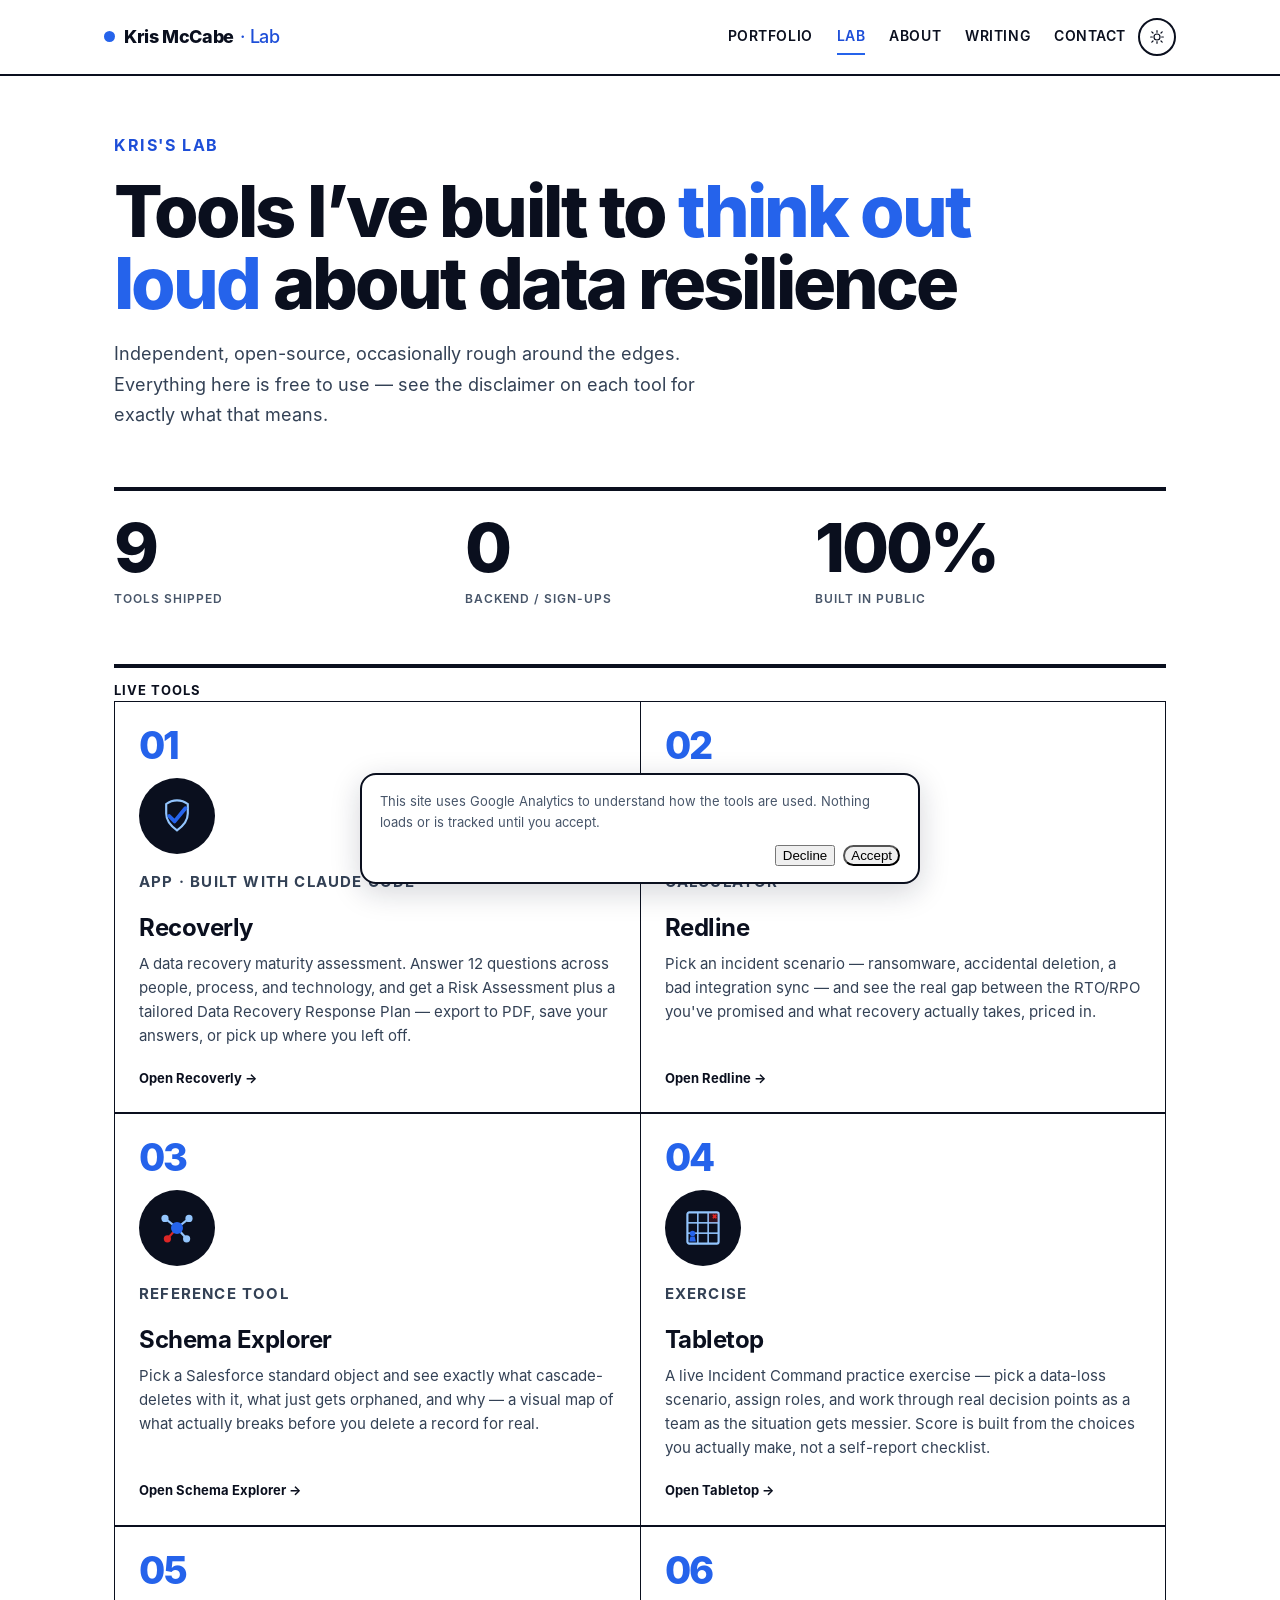
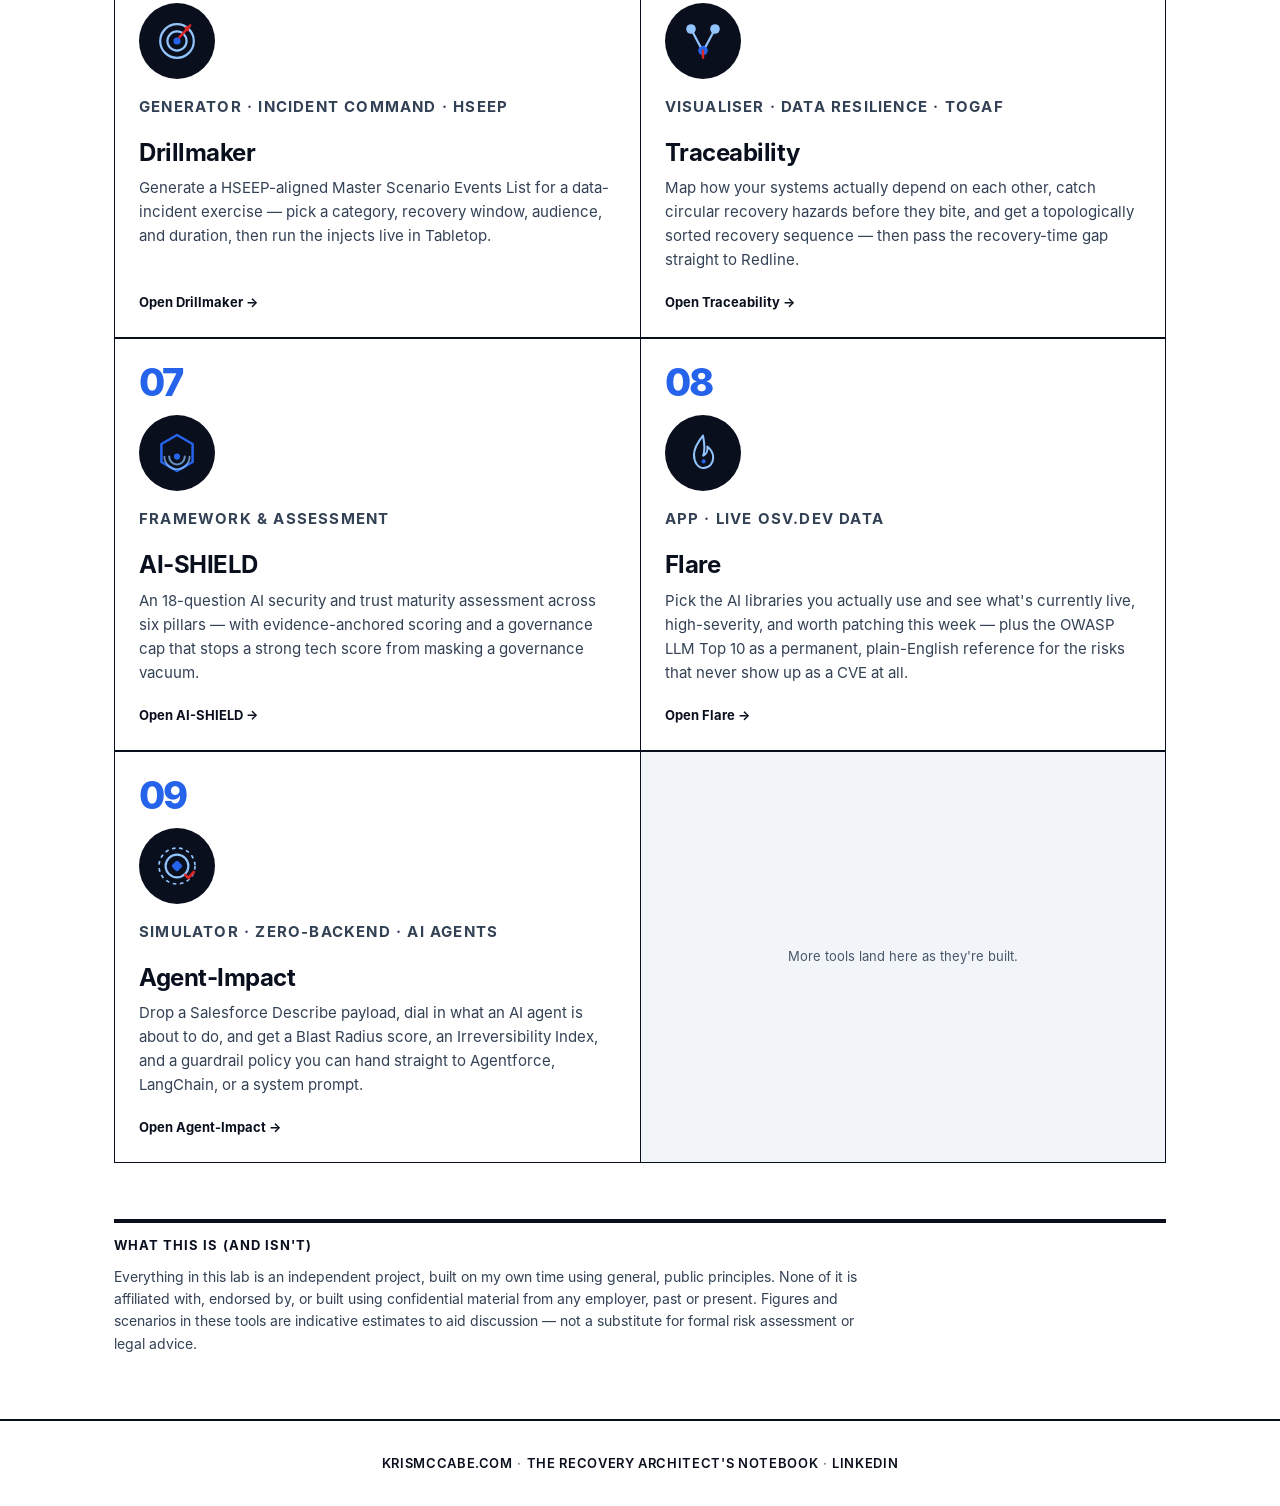
<file: index.html>
<!DOCTYPE html>
<html lang="en-GB">
<head>
<!-- Apply a stored theme choice before first paint, so there's no flash
     of the wrong theme while lab-theme.js is still loading. -->
<script>
(function(){try{var t=localStorage.getItem('lab-theme');if(t==='light'||t==='dark'){document.documentElement.setAttribute('data-theme',t);}}catch(e){}})();
</script>
<!-- Google Analytics - only loads after cookie consent, see banner script below -->
<script>
  window.dataLayer = window.dataLayer || [];
  function gtag(){dataLayer.push(arguments);}
  function loadGoogleAnalytics(){
    var s = document.createElement('script');
    s.async = true;
    s.src = 'https://www.googletagmanager.com/gtag/js?id=G-QE309XG3DJ';
    document.head.appendChild(s);
    gtag('js', new Date());
    gtag('config', 'G-QE309XG3DJ');
  }
</script>
<meta charset="UTF-8" />
<meta name="viewport" content="width=device-width, initial-scale=1" />
<title>Kris's Lab — Tools &amp; Experiments | Kris McCabe</title>
<link rel="icon" href="/favicon.ico" sizes="any">
<link rel="icon" href="/favicon-32.png" type="image/png" sizes="32x32">
<link rel="icon" href="/favicon-16.png" type="image/png" sizes="16x16">
<link rel="apple-touch-icon" href="/apple-touch-icon.png">
<meta name="description" content="Independent tools and experiments in data resilience, Salesforce architecture, and AI." />
<meta property="og:type" content="website">
<meta property="og:site_name" content="Kris's Lab">
<meta property="og:title" content="Kris's Lab — Tools &amp; Experiments">
<meta property="og:description" content="Independent tools and experiments in data resilience, Salesforce architecture, and AI.">
<meta property="og:url" content="https://lab.krismccabe.com/">
<meta property="og:image" content="https://lab.krismccabe.com/og-image.png">
<meta property="og:image:width" content="1200">
<meta property="og:image:height" content="630">
<meta name="twitter:card" content="summary_large_image">
<meta name="twitter:title" content="Kris's Lab — Tools &amp; Experiments">
<meta name="twitter:description" content="Independent tools and experiments in data resilience, Salesforce architecture, and AI.">
<meta name="twitter:image" content="https://lab.krismccabe.com/og-image.png">
<link rel="stylesheet" href="/assets/lab.css?v=6">
<script src="/assets/lab-theme.js?v=1" defer></script>
<style>
  header { background: var(--navy); padding: 0; position: relative; }
  .nav-inner {
    max-width: 1100px; margin: 0 auto; padding: 18px 24px;
    display: flex; align-items: center; justify-content: space-between; flex-wrap: wrap; gap: 12px;
  }
  .nav-inner .brand { color: #fff; font-weight: 700; font-size: 16px; text-decoration: none; }
  .nav-inner .brand:hover { text-decoration: none; color: #93C5FD; }
  .nav-right { display: flex; align-items: center; gap: 20px; flex-wrap: wrap; }
  .site-nav { display: flex; align-items: center; gap: 28px; flex-wrap: wrap; }
  .site-nav a {
    color: #fff; font-size: 14px; font-weight: 600; text-decoration: none; opacity: 1;
    transition: color 0.15s ease;
  }
  .site-nav a:hover { color: var(--accent); text-decoration: none; }
  .site-nav a.current { color: #93C5FD; }

  .nav-toggle {
    display: none; flex-direction: column; justify-content: center; gap: 5px;
    width: 36px; height: 36px; border: none; background: none; cursor: pointer; padding: 0; flex-shrink: 0;
  }
  .nav-toggle span { display: block; width: 100%; height: 2px; background: #fff; border-radius: 2px; transition: transform 0.2s ease, opacity 0.2s ease; }
  .nav-toggle[aria-expanded="true"] span:nth-child(1) { transform: translateY(7px) rotate(45deg); }
  .nav-toggle[aria-expanded="true"] span:nth-child(2) { opacity: 0; }
  .nav-toggle[aria-expanded="true"] span:nth-child(3) { transform: translateY(-7px) rotate(-45deg); }

  .hero { padding: 40px 24px 64px; position: relative; overflow: hidden; }
  .hero h1 { color: #fff; font-size: clamp(1.8rem, 4.5vw, 2.7rem); font-weight: 800; letter-spacing: -0.02em; margin: 0 0 16px; max-width: 680px; margin-left: auto; margin-right: auto; }
  .hero p { color: #94A3B8; font-size: 16px; max-width: 560px; margin: 0 auto; line-height: 1.7; }

  /* Rising bubbles behind the hero content - "it's a lab" flourish. Pure
     CSS, GPU-friendly (transform/opacity only, never a layout property),
     scoped to this page only since it's a homepage-specific touch. */
  .hero-content { position: relative; z-index: 1; }
  .bubbles { position: absolute; inset: 0; z-index: 0; pointer-events: none; overflow: hidden; }
  .bubble {
    position: absolute; bottom: 0; border-radius: 50%;
    background: rgba(147, 197, 253, 0.22);
    border: 1px solid rgba(147, 197, 253, 0.32);
    animation: bubble-rise linear infinite;
  }
  @keyframes bubble-rise {
    0%   { transform: translateY(40px) translateX(0); opacity: 0; }
    12%  { opacity: 0.55; }
    88%  { opacity: 0.3; }
    100% { transform: translateY(-460px) translateX(var(--drift, 15px)); opacity: 0; }
  }
  .bubble:nth-child(1)  { left: 4%;  width: 10px; height: 10px; animation-duration: 14s;   animation-delay: -2s;  --drift: 15px; }
  .bubble:nth-child(2)  { left: 12%; width: 18px; height: 18px; animation-duration: 19s;   animation-delay: -9s;  --drift: -20px; }
  .bubble:nth-child(3)  { left: 20%; width: 7px;  height: 7px;  animation-duration: 11s;   animation-delay: -4s;  --drift: 10px; }
  .bubble:nth-child(4)  { left: 28%; width: 14px; height: 14px; animation-duration: 17s;   animation-delay: -12s; --drift: -12px; }
  .bubble:nth-child(5)  { left: 36%; width: 9px;  height: 9px;  animation-duration: 13s;   animation-delay: -6s;  --drift: 18px; }
  .bubble:nth-child(6)  { left: 44%; width: 22px; height: 22px; animation-duration: 21s;   animation-delay: -15s; --drift: -25px; }
  .bubble:nth-child(7)  { left: 52%; width: 11px; height: 11px; animation-duration: 15s;   animation-delay: -3s;  --drift: 14px; }
  .bubble:nth-child(8)  { left: 60%; width: 16px; height: 16px; animation-duration: 18s;   animation-delay: -10s; --drift: -16px; }
  .bubble:nth-child(9)  { left: 68%; width: 8px;  height: 8px;  animation-duration: 12s;   animation-delay: -7s;  --drift: 12px; }
  .bubble:nth-child(10) { left: 76%; width: 20px; height: 20px; animation-duration: 20s;   animation-delay: -1s;  --drift: -22px; }
  .bubble:nth-child(11) { left: 84%; width: 12px; height: 12px; animation-duration: 16s;   animation-delay: -13s; --drift: 16px; }
  .bubble:nth-child(12) { left: 90%; width: 9px;  height: 9px;  animation-duration: 13.5s; animation-delay: -5s;  --drift: -10px; }
  .bubble:nth-child(13) { left: 8%;  width: 15px; height: 15px; animation-duration: 22s;   animation-delay: -18s; --drift: 20px; }
  .bubble:nth-child(14) { left: 56%; width: 6px;  height: 6px;  animation-duration: 10s;   animation-delay: -8s;  --drift: 8px; }
  @media (prefers-reduced-motion: reduce) {
    .bubble { animation: none; display: none; }
  }

  .hero-flask { cursor: pointer; transition: transform 0.2s ease; }
  .hero-flask:hover { transform: scale(1.08); }
  .hero-flask:active { transform: scale(0.94); }
  .hero-flask:focus-visible { outline: 2px solid #93C5FD; outline-offset: 5px; border-radius: 6px; }

  /* Faint dot-grid texture on the light sections below the hero - the hero's
     own navy background paints over it, so this only ever shows through
     the transparent .wrap / footer areas behind the white cards. */
  body { background-image: radial-gradient(rgba(15,23,42,0.06) 1px, transparent 1px); background-size: 24px 24px; }

  .wrap { max-width: 1000px; margin: 0 auto; padding: 24px 20px 64px; }
  .section-lead { text-align: center; color: var(--text-muted); font-size: 15px; font-weight: 400; max-width: 560px; margin: 0 auto 32px; }

  .stat-strip {
    display: flex; align-items: center; justify-content: center;
    background: var(--panel-bg); border: 1px solid var(--border); border-radius: var(--radius);
    padding: 20px 12px; margin: 0 auto 40px; max-width: 620px;
    box-shadow: 0 12px 32px rgba(15,23,42,0.08);
  }
  .stat { flex: 1; text-align: center; padding: 0 12px; }
  .stat-num { display: block; font-size: 24px; font-weight: 800; color: var(--text); }
  .stat-label { display: block; font-size: 11px; font-weight: 600; color: var(--text-muted); text-transform: uppercase; letter-spacing: 0.06em; margin-top: 4px; }
  .stat-divider { width: 1px; height: 32px; background: var(--border); flex-shrink: 0; }
  @media (max-width: 480px) {
    .stat-strip { padding: 16px 4px; }
    .stat-num { font-size: 18px; }
    .stat-label { font-size: 9px; }
  }

  .grid { display: grid; grid-template-columns: repeat(2, 1fr); gap: 20px; margin-bottom: 48px; }
  @media (max-width: 700px) { .grid { grid-template-columns: 1fr; } }

  /* Mobile: the nav was wrapping into two full rows of large tap targets
     before any hero content appeared, and the hero's own padding/type scale
     didn't shrink enough on narrow phones - together that pushed the first
     tool card off-screen by well over a full scroll. A hamburger menu is a
     more instantly-recognizable mobile pattern than a scrollable nav row
     (which was tried first, but a swipeable strip with no visible "more"
     affordance beyond a cut-off last item isn't obviously discoverable). */
  @media (max-width: 640px) {
    .nav-toggle { display: flex; }
    .nav-inner { flex-wrap: nowrap; }
    .site-nav {
      display: none; position: absolute; top: 100%; left: 0; right: 0; z-index: 20;
      flex-direction: column; align-items: flex-start; gap: 4px;
      background: var(--navy); border-top: 1px solid rgba(255,255,255,0.08);
      padding: 12px 24px 20px; box-shadow: 0 12px 24px rgba(15,23,42,0.25);
    }
    .site-nav.open { display: flex; }
    .site-nav a { width: 100%; padding: 10px 0; }
  }
  @media (max-width: 480px) {
    .hero { padding: 26px 20px 32px; }
    .hero svg { width: 36px; height: 36px; }
    .eyebrow { margin-bottom: 10px; }
    .hero h1 { font-size: clamp(1.3rem, 6.5vw, 1.8rem); margin-bottom: 10px; }
    .hero p { font-size: 13.5px; line-height: 1.55; }
    .section-lead { margin-bottom: 20px; }
  }

  .card { background: var(--panel-bg); border: 1px solid var(--border); border-radius: var(--radius); padding: 28px; display: flex; flex-direction: column; transition: box-shadow 0.2s ease, transform 0.2s ease; }
  .card-icon { width: 44px; height: 44px; border-radius: 10px; background: var(--navy); display: flex; align-items: center; justify-content: center; margin-bottom: 14px; }
  .card:hover { box-shadow: 0 12px 32px rgba(15,23,42,0.1); transform: translateY(-2px); }

  /* Scroll-reveal - cards fade/slide in as they enter the viewport. */
  .card.reveal { opacity: 0; transform: translateY(18px); transition: opacity 0.5s ease, transform 0.5s ease; }
  .card.reveal.in-view { opacity: 1; transform: translateY(0); }
  .card.reveal:hover { transform: translateY(-2px); }
  @media (prefers-reduced-motion: reduce) {
    .card.reveal { opacity: 1; transform: none; transition: none; }
  }

  /* Per-tool icon micro-interactions on card hover - transform/opacity only
     (GPU-friendly), each on its own "moving part" so every tool's icon has
     a bit of its own personality rather than one generic hover effect. */
  .icon-recoverly .checkmark { transform-box: fill-box; transform-origin: center; }
  .card:hover .icon-recoverly .checkmark { animation: icon-pop 0.4s cubic-bezier(.34,1.56,.64,1); }
  @keyframes icon-pop { 0% { transform: scale(1); } 50% { transform: scale(1.3); } 100% { transform: scale(1); } }

  .icon-redline .needle-group { transform-origin: 20px 24px; transition: transform 0.4s cubic-bezier(.34,1.56,.64,1); }
  .card:hover .icon-redline .needle-group { transform: rotate(20deg); }

  .icon-schema .node { transform-box: fill-box; transform-origin: center; transition: transform 0.3s ease; }
  .card:hover .icon-schema .node { transform: scale(1.4); }

  .icon-tabletop .token { transform-box: fill-box; transform-origin: center; }
  .card:hover .icon-tabletop .token { animation: icon-hop 0.5s ease-in-out infinite; }
  @keyframes icon-hop { 0%, 100% { transform: translateY(0); } 50% { transform: translateY(-2.5px); } }

  .icon-drillmaker .target-ring { transform-box: fill-box; transform-origin: center; transition: transform 0.3s ease; }
  .icon-drillmaker .arrow { transform-origin: 31px 7px; transition: transform 0.3s cubic-bezier(.34,1.56,.64,1); }
  .card:hover .icon-drillmaker .target-ring { transform: scale(1.12); }
  .card:hover .icon-drillmaker .arrow { transform: translate(-2px, 2px); }

  .icon-traceability .node { transform-box: fill-box; transform-origin: center; transition: transform 0.3s ease; }
  .card:hover .icon-traceability .node { transform: scale(1.25); }
  .card:hover .icon-traceability .crit-line { animation: icon-blink 0.6s ease-in-out infinite; }
  @keyframes icon-blink { 0%, 100% { opacity: 1; } 50% { opacity: 0.2; } }

  .icon-shield .radar-ring { transform-box: fill-box; transform-origin: center; opacity: 0.7; }
  .card:hover .icon-shield .radar-ring { animation: icon-radar-pulse 1.1s ease-out infinite; }
  .card:hover .icon-shield .radar-ring-2 { animation-delay: 0.35s; }
  @keyframes icon-radar-pulse { 0% { opacity: 0.7; transform: scale(0.85); } 100% { opacity: 0; transform: scale(1.35); } }

  .icon-flare .ember { transform-box: fill-box; transform-origin: center; }
  .card:hover .icon-flare .ember { animation: icon-ember-glow 0.8s ease-in-out infinite; }
  @keyframes icon-ember-glow { 0%, 100% { transform: scale(1); opacity: 1; } 50% { transform: scale(1.35); opacity: 0.65; } }

  .icon-agentimpact .blast-ring-outer, .icon-agentimpact .blast-ring-inner { transform-box: fill-box; transform-origin: center; }
  .card:hover .icon-agentimpact .blast-ring-outer { animation: icon-blast-pulse 1s ease-out infinite; }
  .card:hover .icon-agentimpact .blast-ring-inner { animation: icon-blast-pulse 1s ease-out infinite 0.25s; }
  @keyframes icon-blast-pulse { 0% { opacity: 1; transform: scale(0.9); } 100% { opacity: 0; transform: scale(1.4); } }

  @media (prefers-reduced-motion: reduce) {
    .icon-recoverly .checkmark, .icon-redline .needle-group, .icon-schema .node,
    .icon-tabletop .token, .icon-drillmaker .target-ring, .icon-drillmaker .arrow,
    .icon-traceability .node, .icon-traceability .crit-line, .icon-shield .radar-ring,
    .icon-flare .ember, .icon-agentimpact .blast-ring-outer, .icon-agentimpact .blast-ring-inner {
      animation: none !important; transition: none !important; transform: none !important;
    }
  }
  .card-tag { font-size: 10px; font-weight: 700; text-transform: uppercase; letter-spacing: 0.1em; color: var(--accent); margin: 0 0 10px; }
  .card h3 { font-size: 19px; font-weight: 700; color: var(--text); margin: 0 0 10px; }
  .card p { font-size: 14px; color: var(--text-muted); line-height: 1.7; margin: 0 0 20px; flex-grow: 1; }
  .card-link { display: inline-flex; align-items: center; gap: 6px; font-size: 13px; font-weight: 700; color: var(--accent); }
  .card.placeholder { background: var(--surface-2); border-style: dashed; align-items: center; justify-content: center; text-align: center; }
  .card.placeholder p { color: var(--text-muted); font-size: 13px; margin: 0; flex-grow: 0; }

  .footer-note { background: var(--panel-bg); border: 1px solid var(--border); border-radius: var(--radius); padding: 28px 32px; text-align: center; }
  .footer-note h2 { font-size: 16px; font-weight: 700; color: var(--text); margin: 0 0 10px; }
  .footer-note p { font-size: 14px; color: var(--text-muted); max-width: 520px; margin: 0 auto; }

  footer.site-footer { text-align: center; padding: 32px 20px; font-size: 13px; color: var(--text-muted); }
  footer.site-footer a { font-weight: 600; }
</style>
<link rel="stylesheet" href="/assets/swiss.css?v=5">
<script type="application/ld+json">
{
  "@context": "https://schema.org",
  "@type": "WebSite",
  "name": "Kris's Lab",
  "description": "Independent tools and experiments in data resilience, Salesforce architecture, and AI.",
  "url": "https://lab.krismccabe.com/",
  "author": {
    "@type": "Person",
    "name": "Kris McCabe",
    "url": "https://krismccabe.com/"
  }
}
</script>
</head>
<body>
<a class="skip-link" href="#main-content">Skip to content</a>

<div class="cookie-banner" id="cookie-banner" role="dialog" aria-label="Cookie consent">
  <p>This site uses Google Analytics to understand how the tools are used. Nothing loads or is tracked until you accept.</p>
  <div class="cookie-banner-actions">
    <button type="button" id="cookie-decline" class="btn small">Decline</button>
    <button type="button" id="cookie-accept" class="btn primary small">Accept</button>
  </div>
</div>
<script>
(function(){
  var consent = localStorage.getItem('cookie-consent');
  if (consent === 'granted') { loadGoogleAnalytics(); return; }
  if (consent === 'denied') { return; }
  var banner = document.getElementById('cookie-banner');
  banner.style.display = 'flex';
  document.getElementById('cookie-accept').addEventListener('click', function(){
    localStorage.setItem('cookie-consent', 'granted');
    banner.style.display = 'none';
    loadGoogleAnalytics();
  });
  document.getElementById('cookie-decline').addEventListener('click', function(){
    localStorage.setItem('cookie-consent', 'denied');
    banner.style.display = 'none';
  });
})();
</script>

  <header>
    <div class="nav-inner">
      <a class="brand" href="https://krismccabe.com">Kris McCabe<span class="sub">&middot; Lab</span></a>
      <div class="nav-right">
        <nav class="site-nav" id="site-nav">
          <a href="https://krismccabe.com/portfolio">Portfolio</a>
          <a href="/" class="current" aria-current="page">Lab</a>
          <a href="https://krismccabe.com/about">About</a>
          <a href="https://therecoveryarchnotebook.substack.com" target="_blank" rel="noopener">Writing</a>
          <a href="https://krismccabe.com/contact">Contact</a>
        </nav>
        <button type="button" id="theme-toggle" class="theme-toggle" aria-label="Toggle dark mode" aria-pressed="false">
          <svg class="icon-sun" viewBox="0 0 24 24" width="16" height="16" fill="none" stroke="currentColor" stroke-width="1.8" stroke-linecap="round" aria-hidden="true">
            <circle cx="12" cy="12" r="4.5"/>
            <path d="M12 2.5v2.5M12 19v2.5M4.2 4.2l1.8 1.8M18 18l1.8 1.8M2.5 12h2.5M19 12h2.5M4.2 19.8l1.8-1.8M18 6l1.8-1.8"/>
          </svg>
          <svg class="icon-moon" viewBox="0 0 24 24" width="16" height="16" fill="none" stroke="currentColor" stroke-width="1.8" stroke-linecap="round" stroke-linejoin="round" aria-hidden="true">
            <path d="M20 14.2A8.5 8.5 0 1 1 9.8 4a7 7 0 0 0 10.2 10.2Z"/>
          </svg>
        </button>
        <button class="nav-toggle" id="nav-toggle" type="button" aria-expanded="false" aria-controls="site-nav" aria-label="Open menu">
          <span></span><span></span><span></span>
        </button>
      </div>
    </div>
  </header>

  <div class="hero" id="main-content">
        <div class="hero-content">
            <p class="eyebrow">Kris's Lab</p>
      <h1>Tools I&rsquo;ve built to <span class="acc">think out loud</span> about data resilience</h1>
      <p>Independent, open-source, occasionally rough around the edges. Everything here is free to use &mdash; see the disclaimer on each tool for exactly what that means.</p>
    </div>
  </div>

  <div class="wrap">

    <div class="stat-strip">
      <div class="stat"><span class="stat-num">9</span><span class="stat-label">Tools shipped</span></div>
      <div class="stat-divider"></div>
      <div class="stat"><span class="stat-num">0</span><span class="stat-label">Backend / sign-ups</span></div>
      <div class="stat-divider"></div>
      <div class="stat"><span class="stat-num">100%</span><span class="stat-label">Built in public</span></div>
    </div>

    <h2 class="section-lead">Live tools</h2>
    <div class="grid">

      <div class="card reveal">
        <div class="card-icon"><svg class="icon-recoverly" viewBox="0 0 40 40" width="28" height="28" xmlns="http://www.w3.org/2000/svg" aria-hidden="true">
          <path d="M20 7 C23 7,27 8.5,29 10 L29 18 C29 24,25 28.5,20 32 C15 28.5,11 24,11 18 L11 10 C13 8.5,17 7,20 7 Z" fill="none" stroke="#93C5FD" stroke-width="1.8"/>
          <path class="checkmark" d="M13.5 20 L18 24.5 L27 13.5" stroke="#2563EB" stroke-width="3.2" fill="none" stroke-linecap="round" stroke-linejoin="round"/>
        </svg></div>
        <p class="card-tag">App &middot; Built with Claude Code</p>
        <h3>Recoverly</h3>
        <p>A data recovery maturity assessment. Answer 12 questions across people, process, and technology, and get a Risk Assessment plus a tailored Data Recovery Response Plan — export to PDF, save your answers, or pick up where you left off.</p>
        <a class="card-link" href="/recoverly/">Open Recoverly &rarr;</a>
      </div>

      <div class="card reveal">
        <div class="card-icon"><svg class="icon-redline" viewBox="0 0 40 40" width="28" height="28" xmlns="http://www.w3.org/2000/svg" aria-hidden="true">
          <path d="M 7 24 A 13 13 0 0 1 31.26 17.5" fill="none" stroke="#93C5FD" stroke-width="2.6" stroke-linecap="round"/>
          <path d="M 31.26 17.5 A 13 13 0 0 1 33 24" fill="none" stroke="#DC2626" stroke-width="2.6" stroke-linecap="round"/>
          <g class="needle-group">
            <line x1="20" y1="24" x2="29" y2="21.6" stroke="#2563EB" stroke-width="2" stroke-linecap="round"/>
            <circle cx="20" cy="24" r="2.6" fill="#2563EB"/>
          </g>
        </svg></div>
        <p class="card-tag">Calculator</p>
        <h3>Redline</h3>
        <p>Pick an incident scenario &mdash; ransomware, accidental deletion, a bad integration sync &mdash; and see the real gap between the RTO/RPO you've promised and what recovery actually takes, priced in.</p>
        <a class="card-link" href="/redline/">Open Redline &rarr;</a>
      </div>

      <div class="card reveal">
        <div class="card-icon"><svg class="icon-schema" viewBox="0 0 40 40" width="28" height="28" xmlns="http://www.w3.org/2000/svg" aria-hidden="true">
          <line x1="20" y1="20" x2="10" y2="12" stroke="#93C5FD" stroke-width="1.8"/>
          <line x1="20" y1="20" x2="30" y2="12" stroke="#93C5FD" stroke-width="1.8"/>
          <line x1="20" y1="20" x2="12" y2="29" stroke="#DC2626" stroke-width="1.8"/>
          <line x1="20" y1="20" x2="28" y2="29" stroke="#93C5FD" stroke-width="1.8"/>
          <circle cx="20" cy="20" r="5" fill="#2563EB"/>
          <circle class="node" cx="10" cy="12" r="3" fill="#93C5FD"/>
          <circle class="node" cx="30" cy="12" r="3" fill="#93C5FD"/>
          <circle class="node" cx="12" cy="29" r="3" fill="#DC2626"/>
          <circle class="node" cx="28" cy="29" r="3" fill="#93C5FD"/>
        </svg></div>
        <p class="card-tag">Reference tool</p>
        <h3>Schema Explorer</h3>
        <p>Pick a Salesforce standard object and see exactly what cascade-deletes with it, what just gets orphaned, and why — a visual map of what actually breaks before you delete a record for real.</p>
        <a class="card-link" href="/schema-explorer/">Open Schema Explorer &rarr;</a>
      </div>

      <div class="card reveal">
        <div class="card-icon"><svg class="icon-tabletop" viewBox="0 0 40 40" width="28" height="28" xmlns="http://www.w3.org/2000/svg" aria-hidden="true">
          <rect x="7" y="7" width="26" height="26" rx="1.5" fill="none" stroke="#93C5FD" stroke-width="1.8"/>
          <line x1="15.7" y1="7" x2="15.7" y2="33" stroke="#93C5FD" stroke-width="1.3"/>
          <line x1="24.3" y1="7" x2="24.3" y2="33" stroke="#93C5FD" stroke-width="1.3"/>
          <line x1="7" y1="15.7" x2="33" y2="15.7" stroke="#93C5FD" stroke-width="1.3"/>
          <line x1="7" y1="24.3" x2="33" y2="24.3" stroke="#93C5FD" stroke-width="1.3"/>
          <rect x="24.7" y="7.4" width="8" height="8" fill="#DC2626" opacity="0.18"/>
          <path d="M28.7 9.4 L30.7 11.4 M30.7 9.4 L28.7 11.4" stroke="#DC2626" stroke-width="1.6" stroke-linecap="round"/>
          <g class="token">
            <circle cx="11.3" cy="24.6" r="2.3" fill="#2563EB"/>
            <path d="M 8.6 31.2 L 9.5 27 L 13.1 27 L 14 31.2 Z" fill="#2563EB"/>
          </g>
        </svg></div>
        <p class="card-tag">Exercise</p>
        <h3>Tabletop</h3>
        <p>A live Incident Command practice exercise — pick a data-loss scenario, assign roles, and work through real decision points as a team as the situation gets messier. Score is built from the choices you actually make, not a self-report checklist.</p>
        <a class="card-link" href="/tabletop/">Open Tabletop &rarr;</a>
      </div>

      <div class="card reveal">
        <div class="card-icon"><svg class="icon-drillmaker" viewBox="0 0 40 40" width="28" height="28" xmlns="http://www.w3.org/2000/svg" aria-hidden="true">
          <circle class="target-ring" cx="20" cy="20" r="14" fill="none" stroke="#93C5FD" stroke-width="1.8"/>
          <circle cx="20" cy="20" r="8" fill="none" stroke="#93C5FD" stroke-width="1.8"/>
          <circle cx="20" cy="20" r="3" fill="#2563EB"/>
          <g class="arrow">
            <line x1="31" y1="7" x2="22" y2="17" stroke="#DC2626" stroke-width="2" stroke-linecap="round"/>
            <path d="M31 7 L25.5 8.5 L29.5 12.5 Z" fill="#DC2626"/>
          </g>
        </svg></div>
        <p class="card-tag">Generator &middot; Incident Command &middot; HSEEP</p>
        <h3>Drillmaker</h3>
        <p>Generate a HSEEP-aligned Master Scenario Events List for a data-incident exercise &mdash; pick a category, recovery window, audience, and duration, then run the injects live in Tabletop.</p>
        <a class="card-link" href="/drillmaker/">Open Drillmaker &rarr;</a>
      </div>

      <div class="card reveal">
        <div class="card-icon"><svg class="icon-traceability" viewBox="0 0 40 40" width="28" height="28" xmlns="http://www.w3.org/2000/svg" aria-hidden="true">
          <circle class="node" cx="10" cy="10" r="4" fill="#93C5FD"/>
          <circle class="node" cx="30" cy="10" r="4" fill="#93C5FD"/>
          <circle cx="20" cy="28" r="4" fill="#2563EB"/>
          <line x1="10" y1="10" x2="18" y2="25" stroke="#93C5FD" stroke-width="1.8"/>
          <line x1="30" y1="10" x2="22" y2="25" stroke="#93C5FD" stroke-width="1.8"/>
          <line class="crit-line" x1="20" y1="28" x2="20" y2="34" stroke="#DC2626" stroke-width="2" stroke-linecap="round"/>
        </svg></div>
        <p class="card-tag">Visualiser &middot; Data Resilience &middot; TOGAF</p>
        <h3>Traceability</h3>
        <p>Map how your systems actually depend on each other, catch circular recovery hazards before they bite, and get a topologically sorted recovery sequence &mdash; then pass the recovery-time gap straight to Redline.</p>
        <a class="card-link" href="/traceability/">Open Traceability &rarr;</a>
      </div>

      <div class="card reveal">
        <div class="card-icon"><svg class="icon-shield" viewBox="0 0 40 40" width="28" height="28" xmlns="http://www.w3.org/2000/svg" aria-hidden="true">
          <path d="M20 5 L33 12.5 L33 27.5 L20 35 L7 27.5 L7 12.5 Z" fill="none" stroke="#2563EB" stroke-width="2.1" stroke-linejoin="round"/>
          <circle class="radar-dot" cx="20" cy="23" r="2.6" fill="#2563EB"/>
          <path class="radar-ring" d="M13.5 23 A6.5 6.5 0 0 0 26.5 23" stroke="#93C5FD" stroke-width="1.7" fill="none" stroke-linecap="round"/>
          <path class="radar-ring radar-ring-2" d="M9.5 23 A10.5 10.5 0 0 0 30.5 23" stroke="#93C5FD" stroke-width="1.5" fill="none" stroke-linecap="round"/>
        </svg></div>
        <p class="card-tag">Framework &amp; Assessment</p>
        <h3>AI-SHIELD</h3>
        <p>An 18-question AI security and trust maturity assessment across six pillars &mdash; with evidence-anchored scoring and a governance cap that stops a strong tech score from masking a governance vacuum.</p>
        <a class="card-link" href="/ai-shield/">Open AI-SHIELD &rarr;</a>
      </div>

      <div class="card reveal">
        <div class="card-icon"><svg class="icon-flare" viewBox="0 0 40 40" width="28" height="28" xmlns="http://www.w3.org/2000/svg" aria-hidden="true">
          <path d="M20 5.5 C15.5 11 12.5 15.5 12.5 21.5 C12.5 27.8 15.8 32.5 20.5 32.5 C25.3 32.5 28.5 28.6 28.5 23.8 C28.5 20 26.3 16.8 23.6 14.6 C24.3 18 22.7 21 20.2 22.2 C22 17 20.8 9.5 20 5.5 Z" fill="none" stroke="#93C5FD" stroke-width="1.7" stroke-linejoin="round" stroke-linecap="round"/>
          <circle class="ember" cx="20.5" cy="27" r="1.7" fill="#2563EB"/>
        </svg></div>
        <p class="card-tag">App &middot; Live OSV.dev data</p>
        <h3>Flare</h3>
        <p>Pick the AI libraries you actually use and see what's currently live, high-severity, and worth patching this week &mdash; plus the OWASP LLM Top 10 as a permanent, plain-English reference for the risks that never show up as a CVE at all.</p>
        <a class="card-link" href="/flare/">Open Flare &rarr;</a>
      </div>

      <div class="card reveal">
        <div class="card-icon"><svg class="icon-agentimpact" viewBox="0 0 40 40" width="28" height="28" xmlns="http://www.w3.org/2000/svg" aria-hidden="true">
          <circle class="blast-ring-outer" cx="20" cy="20" r="15" fill="none" stroke="#93C5FD" stroke-width="1.4" stroke-dasharray="3 3"/>
          <circle class="blast-ring-inner" cx="20" cy="20" r="9.5" fill="none" stroke="#93C5FD" stroke-width="1.8"/>
          <rect x="16.5" y="16.5" width="7" height="7" rx="1.5" fill="#2563EB" transform="rotate(45 20 20)"/>
          <path d="M27 27.5 L29.5 30 L34 25" fill="none" stroke="#DC2626" stroke-width="2.2" stroke-linecap="round" stroke-linejoin="round"/>
        </svg></div>
        <p class="card-tag">Simulator &middot; Zero-backend &middot; AI Agents</p>
        <h3>Agent-Impact</h3>
        <p>Drop a Salesforce Describe payload, dial in what an AI agent is about to do, and get a Blast Radius score, an Irreversibility Index, and a guardrail policy you can hand straight to Agentforce, LangChain, or a system prompt.</p>
        <a class="card-link" href="/agent-impact/">Open Agent-Impact &rarr;</a>
      </div>

      <div class="card placeholder reveal">
        <p>More tools land here as they're built.</p>
      </div>

    </div>

    <div class="footer-note">
      <h2>What this is (and isn't)</h2>
      <p>Everything in this lab is an independent project, built on my own time using general, public principles. None of it is affiliated with, endorsed by, or built using confidential material from any employer, past or present. Figures and scenarios in these tools are indicative estimates to aid discussion &mdash; not a substitute for formal risk assessment or legal advice.</p>
    </div>

  </div>

  <footer class="site-footer">
    <a href="https://krismccabe.com">krismccabe.com</a> &middot; <a href="https://therecoveryarchnotebook.substack.com" target="_blank" rel="noopener">The Recovery Architect's Notebook</a> &middot; <a href="https://www.linkedin.com/in/krismccabe" target="_blank" rel="noopener">LinkedIn</a>
  </footer>

<script>
  const navToggle = document.getElementById('nav-toggle');
  const siteNav = document.getElementById('site-nav');
  navToggle.addEventListener('click', () => {
    const isOpen = siteNav.classList.toggle('open');
    navToggle.setAttribute('aria-expanded', isOpen ? 'true' : 'false');
  });

  const prefersReducedMotion = window.matchMedia('(prefers-reduced-motion: reduce)').matches;

  // Scroll-reveal: cards fade/slide in as they enter the viewport.
  if (!prefersReducedMotion && 'IntersectionObserver' in window) {
    const revealEls = document.querySelectorAll('.card.reveal');
    const revealObserver = new IntersectionObserver((entries) => {
      entries.forEach((entry) => {
        if (entry.isIntersecting) {
          entry.target.classList.add('in-view');
          revealObserver.unobserve(entry.target);
        }
      });
    }, { threshold: 0.15 });
    revealEls.forEach((el) => revealObserver.observe(el));
  } else {
    document.querySelectorAll('.card.reveal').forEach((el) => el.classList.add('in-view'));
  }

  // Flask easter egg: click (or Enter/Space) spawns an extra burst of bubbles.
  const flask = document.getElementById('hero-flask');
  const bubbleField = document.querySelector('.bubbles');
  if (flask && bubbleField && !prefersReducedMotion) {
    const spawnBubbleBurst = () => {
      for (let i = 0; i < 10; i++) {
        const bubble = document.createElement('span');
        bubble.className = 'bubble';
        const duration = 2.2 + Math.random() * 1.6;
        bubble.style.left = (18 + Math.random() * 64) + '%';
        const size = 6 + Math.random() * 16;
        bubble.style.width = size + 'px';
        bubble.style.height = size + 'px';
        bubble.style.animationDuration = duration + 's';
        bubble.style.animationDelay = '0s';
        bubble.style.setProperty('--drift', (Math.random() * 44 - 22) + 'px');
        bubbleField.appendChild(bubble);
        setTimeout(() => bubble.remove(), duration * 1000 + 150);
      }
    };
    flask.addEventListener('click', spawnBubbleBurst);
    flask.addEventListener('keydown', (e) => {
      if (e.key === 'Enter' || e.key === ' ') {
        e.preventDefault();
        spawnBubbleBurst();
      }
    });
  }
</script>

</body>
</html>
</file>
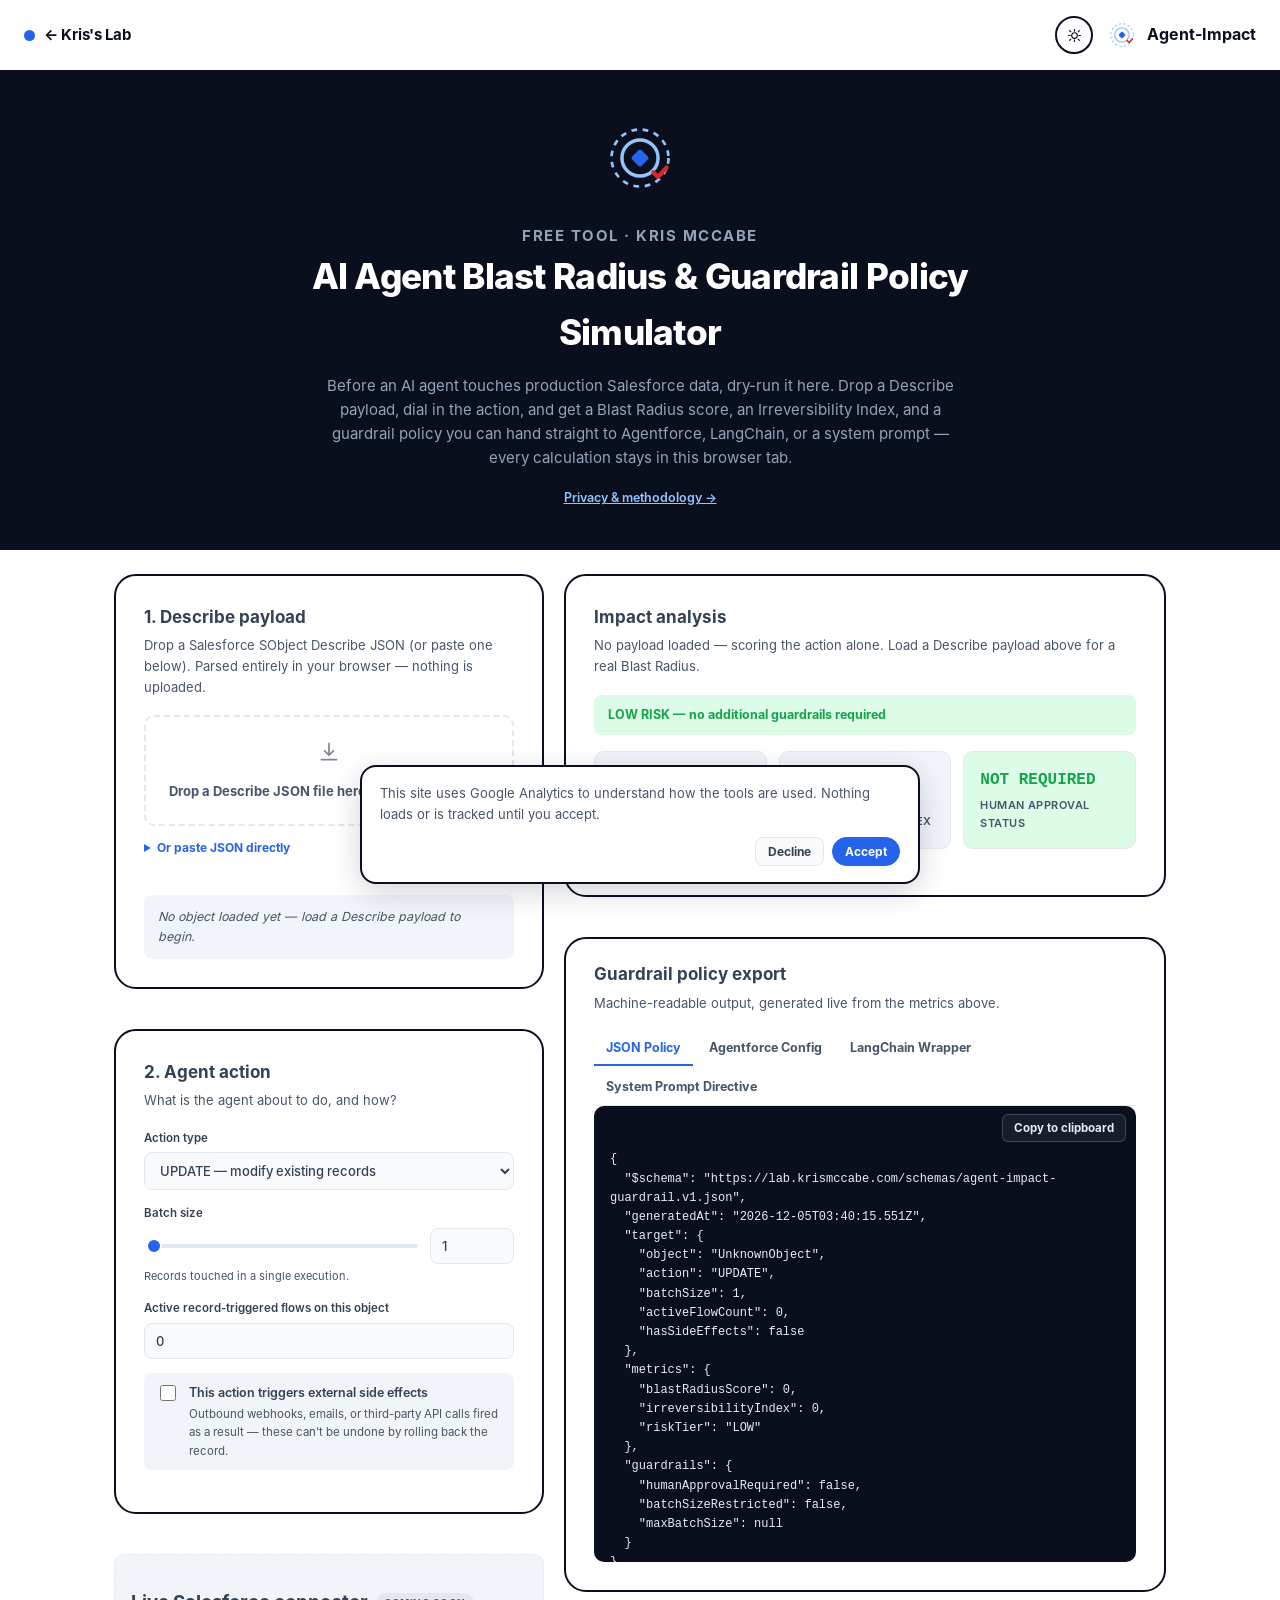
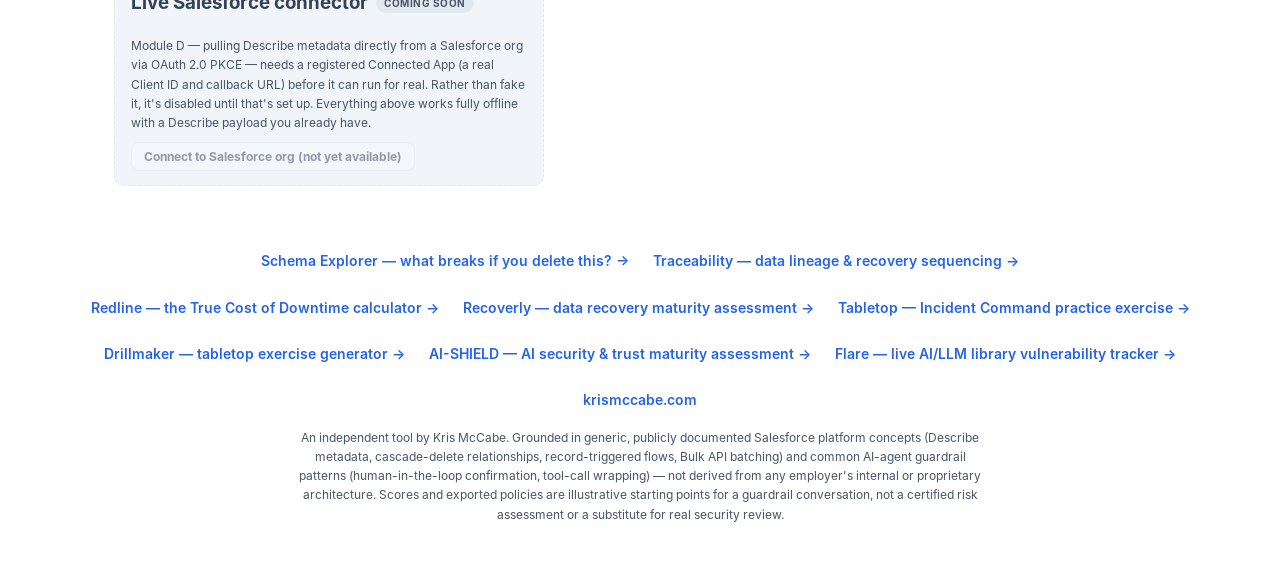
<file: agent-impact/index.html>
<!DOCTYPE html>
<html lang="en-GB">
<head>
<!-- Apply a stored theme choice before first paint, so there's no flash
     of the wrong theme while lab-theme.js is still loading. -->
<script>
(function(){try{var t=localStorage.getItem('lab-theme');if(t==='light'||t==='dark'){document.documentElement.setAttribute('data-theme',t);}}catch(e){}})();
</script>
<!-- Google Analytics - only loads after cookie consent, see banner script below -->
<script>
  window.dataLayer = window.dataLayer || [];
  function gtag(){dataLayer.push(arguments);}
  function loadGoogleAnalytics(){
    var s = document.createElement('script');
    s.async = true;
    s.src = 'https://www.googletagmanager.com/gtag/js?id=G-QE309XG3DJ';
    document.head.appendChild(s);
    gtag('js', new Date());
    gtag('config', 'G-QE309XG3DJ');
  }
</script>
<meta charset="UTF-8" />
<meta name="viewport" content="width=device-width, initial-scale=1" />
<title>Agent-Impact — AI Agent Blast Radius &amp; Guardrail Policy Simulator | Kris McCabe</title>
<link rel="icon" href="/favicon.ico" sizes="any">
<link rel="icon" href="/favicon-32.png" type="image/png" sizes="32x32">
<link rel="icon" href="/favicon-16.png" type="image/png" sizes="16x16">
<link rel="apple-touch-icon" href="/apple-touch-icon.png">
<meta name="description" content="Drop a Salesforce Describe payload, dial in what an AI agent is about to do, and get a Blast Radius score, an Irreversibility Index, and a machine-readable guardrail policy — entirely client-side.">
<meta property="og:type" content="website">
<meta property="og:site_name" content="Kris's Lab">
<meta property="og:title" content="Agent-Impact — AI Agent Blast Radius &amp; Guardrail Policy Simulator">
<meta property="og:description" content="Drop a Salesforce Describe payload, dial in what an AI agent is about to do, and get a Blast Radius score, an Irreversibility Index, and a machine-readable guardrail policy — entirely client-side.">
<meta property="og:url" content="https://lab.krismccabe.com/agent-impact/">
<meta property="og:image" content="https://lab.krismccabe.com/og-image.png">
<meta property="og:image:width" content="1200">
<meta property="og:image:height" content="630">
<meta name="twitter:card" content="summary_large_image">
<meta name="twitter:title" content="Agent-Impact — AI Agent Blast Radius &amp; Guardrail Policy Simulator">
<meta name="twitter:description" content="Drop a Salesforce Describe payload, dial in what an AI agent is about to do, and get a Blast Radius score, an Irreversibility Index, and a machine-readable guardrail policy — entirely client-side.">
<meta name="twitter:image" content="https://lab.krismccabe.com/og-image.png">
<link rel="stylesheet" href="/assets/lab.css?v=6">
<script src="/assets/lab-theme.js?v=1" defer></script>
<style>
  .lab-header-inner { max-width: 1160px; display:flex; align-items:center; justify-content:space-between; }

  .hero { padding: 48px 24px 40px; }
  .hero h1 { color: #fff; font-size: clamp(1.6rem, 4vw, 2.2rem); font-weight: 800; letter-spacing: -0.02em; margin: 0 0 14px; max-width: 700px; margin-left: auto; margin-right: auto; }
  .hero p { color: #94A3B8; font-size: 15px; max-width: 640px; margin: 0 auto; }
  .hero .legal-link-wrap { margin-top: 14px; }
  .hero .legal-link-wrap button { background: none; border: none; color: #93C5FD; font-family: inherit; font-size: 12.5px; font-weight: 600; cursor: pointer; text-decoration: underline; padding: 0; }

  .wrap { max-width: 1160px; margin: 0 auto; padding: 24px 20px 64px; }
  @media (min-width: 1024px) {
    .lab-header-inner, .wrap, footer { max-width: 1360px; }
  }

  .panel h2 { font-size: 17px; font-weight: 700; color: var(--text); margin: 0 0 4px; }
  .panel h3 { font-size: 13px; font-weight: 700; color: var(--text); margin: 0 0 10px; }
  .panel .sub { font-size: 13px; color: var(--text-muted); margin: 0 0 18px; }

  .two-col-ai { display: grid; grid-template-columns: minmax(0, 5fr) minmax(0, 7fr); gap: 20px; align-items: start; }
  @media (max-width: 1023px) { .two-col-ai { grid-template-columns: minmax(0, 1fr); } }
  .col-stack { display: flex; flex-direction: column; gap: 20px; }

  /* --- Drop zone + toast (pattern shared with Schema Explorer's importer) --- */
  #drop-zone { border: 2px dashed var(--border); border-radius: 10px; padding: 22px; text-align: center; cursor: pointer; transition: border-color 0.15s ease, background 0.15s ease; }
  #drop-zone:hover { border-color: var(--accent); background: rgba(37, 99, 235, 0.12); }
  #drop-zone.dragover { border-color: var(--accent); background: rgba(37, 99, 235, 0.12); border-style: solid; }
  #drop-zone p { margin: 0; font-size: 13px; color: var(--text-muted); }
  #drop-zone .drop-icon { margin-bottom: 8px; opacity: 0.7; }
  #drop-filename { font-size: 11.5px; color: var(--text-muted); margin-top: 8px; }
  #import-toast { display: none; margin-top: 10px; padding: 10px 14px; border-radius: 8px; font-size: 13px; }
  #import-status { font-size: 12.5px; margin-top: 8px; min-height: 16px; }

  textarea.ai-textarea { width: 100%; min-height: 90px; margin-top: 10px; font-family: monospace; font-size: 12px; border: 1px solid var(--border); border-radius: 8px; padding: 10px; background: var(--input-bg); color: var(--text); }

  .object-summary { margin-top: 14px; padding: 12px 14px; border-radius: 8px; background: var(--surface-2); font-size: 12.5px; }
  .object-summary .obj-name { font-weight: 700; color: var(--text); margin-bottom: 6px; }
  .object-summary .obj-counts { display: flex; flex-wrap: wrap; gap: 10px; color: var(--text-muted); }
  .object-summary .obj-counts b { color: var(--text); }
  .object-summary.empty { color: var(--text-muted); font-style: italic; }

  /* --- Inputs --- */
  .field { margin-bottom: 14px; }
  .field label { display: block; font-size: 11.5px; font-weight: 600; color: var(--text); margin-bottom: 5px; }
  .field .field-sub { font-size: 11px; color: var(--text-muted); margin-top: 4px; }
  select.ai-select, input.ai-input { width: 100%; border: 1px solid var(--border); border-radius: 8px; background: var(--surface); padding: 9px 11px; font-family: inherit; font-size: 13px; color: var(--text); font-weight: 500; box-sizing: border-box; }
  select.ai-select:focus, input.ai-input:focus { outline: 2px solid var(--accent); outline-offset: -2px; }

  .batch-row { display: flex; gap: 10px; align-items: center; }
  .batch-row input[type="range"] { flex: 1 1 auto; }
  .batch-row input[type="number"] { width: 84px; flex-shrink: 0; }

  input[type="range"] { -webkit-appearance: none; appearance: none; width: 100%; height: 4px; border-radius: 2px; background: var(--surface-3); }
  input[type="range"]::-webkit-slider-thumb { -webkit-appearance: none; appearance: none; width: 16px; height: 16px; border-radius: 50%; background: var(--accent); border: 2px solid var(--panel-bg); cursor: pointer; }
  input[type="range"]::-moz-range-thumb { width: 16px; height: 16px; border-radius: 50%; background: var(--accent); border: 2px solid var(--panel-bg); cursor: pointer; }
  input[type="range"]::-moz-range-track { background: var(--surface-3); height: 4px; border-radius: 2px; }

  .toggle-row { display: flex; align-items: flex-start; gap: 10px; padding: 10px 12px; border-radius: 8px; background: var(--surface-2); }
  .toggle-row input[type="checkbox"] { margin-top: 2px; width: 16px; height: 16px; flex-shrink: 0; }
  .toggle-row .toggle-label { font-size: 12.5px; color: var(--text); font-weight: 600; }
  .toggle-row .toggle-sub { font-size: 11.5px; color: var(--text-muted); margin-top: 2px; }

  /* --- Module D disclosure --- */
  .module-d { border: 1px dashed var(--border); border-radius: 10px; padding: 14px 16px; background: var(--surface-2); }
  .module-d h3 { display: flex; align-items: center; gap: 8px; }
  .module-d .badge-soon { font-size: 10px; font-weight: 700; text-transform: uppercase; letter-spacing: 0.05em; color: var(--text-muted); background: var(--surface-3); border-radius: 999px; padding: 2px 8px; }
  .module-d p { font-size: 12px; color: var(--text-muted); line-height: 1.6; margin: 6px 0 0; }
  .module-d button { margin-top: 10px; }
  .module-d button:disabled { opacity: 0.5; cursor: not-allowed; }

  /* --- Metric cards --- */
  .metric-cards { display: grid; grid-template-columns: repeat(auto-fit, minmax(150px,1fr)); gap: 12px; margin-bottom: 18px; }
  .metric-card { border-radius: 10px; padding: 16px; background: var(--surface-2); border: 1px solid var(--border); }
  .metric-card .metric-value { font-size: 26px; font-weight: 800; font-family: monospace; }
  .metric-card .metric-label { font-size: 11px; font-weight: 600; margin-top: 4px; color: var(--text-muted); text-transform: uppercase; letter-spacing: 0.04em; }
  .metric-card.tier-LOW .metric-value { color: var(--safe); }
  .metric-card.tier-MEDIUM .metric-value { color: var(--amber); }
  .metric-card.tier-HIGH .metric-value { color: var(--risk); }
  .metric-card.tier-CRITICAL .metric-value { color: var(--severe); }
  .metric-card.approval-required { background: var(--risk-bg); }
  .metric-card.approval-not-required { background: var(--safe-bg); }
  .metric-card.approval-required .metric-value { color: var(--risk); font-size: 16px; }
  .metric-card.approval-not-required .metric-value { color: var(--safe); font-size: 16px; }

  .risk-tier-banner { display: flex; align-items: center; gap: 10px; padding: 10px 14px; border-radius: 8px; font-size: 12.5px; font-weight: 700; margin-bottom: 16px; }
  .risk-tier-banner.tier-LOW { background: var(--safe-bg); color: var(--safe); }
  .risk-tier-banner.tier-MEDIUM { background: var(--amber-bg); color: var(--amber); }
  .risk-tier-banner.tier-HIGH { background: var(--risk-bg); color: var(--risk); }
  .risk-tier-banner.tier-CRITICAL { background: var(--severe-bg); color: var(--severe); }

  /* --- Terminal viewer --- */
  .terminal-tabs { display: flex; flex-wrap: wrap; gap: 4px; border-bottom: 1px solid var(--border); margin-bottom: 0; }
  .terminal-tab { background: none; border: none; border-bottom: 2px solid transparent; color: var(--text-muted); font-family: inherit; font-size: 12.5px; font-weight: 700; padding: 9px 12px; cursor: pointer; }
  .terminal-tab:hover { color: var(--text); }
  .terminal-tab.active { color: var(--accent); border-bottom-color: var(--accent); }
  .terminal-wrap { position: relative; background: var(--navy); border-radius: 0 0 10px 10px; overflow: hidden; }
  .terminal-actions { display: flex; justify-content: flex-end; padding: 8px 10px 0; }
  #copy-btn { border: 1px solid rgba(255,255,255,0.18); background: rgba(255,255,255,0.06); color: #E7ECF3; font-family: inherit; font-size: 11.5px; font-weight: 700; padding: 6px 11px; border-radius: 6px; cursor: pointer; }
  #copy-btn:hover { background: rgba(255,255,255,0.14); }
  #terminal-content { margin: 0; padding: 8px 16px 16px; font-family: 'SFMono-Regular', Consolas, monospace; font-size: 12px; line-height: 1.6; color: #E7ECF3; white-space: pre-wrap; word-break: break-word; max-height: 420px; overflow-y: auto; }
  #copy-toast { position: absolute; top: 8px; right: 10px; font-size: 11px; font-weight: 700; color: var(--safe); background: var(--safe-bg, #DCFCE7); border-radius: 6px; padding: 3px 8px; opacity: 0; transition: opacity 0.2s ease; pointer-events: none; }
  #copy-toast.show { opacity: 1; }

  .btn { border: 1px solid var(--border); background: var(--surface); color: var(--text); font-family: inherit; font-size: 13px; font-weight: 700; padding: 10px 18px; border-radius: 8px; cursor: pointer; text-decoration: none; transition: border-color 0.15s ease, background 0.15s ease; display: inline-flex; align-items: center; gap: 6px; }
  .btn:hover { border-color: var(--accent); background: rgba(37, 99, 235, 0.12); text-decoration: none; }
  .btn.primary { background: var(--accent); border-color: var(--accent); color: #fff; }
  .btn.primary:hover { background: var(--accent-hv); border-color: var(--accent-hv); color: #fff; }
  .btn.small { padding: 6px 12px; font-size: 12px; }

  /* --- Legal / privacy modal --- */
  .modal-backdrop { display: none; position: fixed; inset: 0; background: rgba(15,23,42,0.6); z-index: 100; align-items: center; justify-content: center; padding: 20px; }
  .modal-backdrop.open { display: flex; }
  .modal { background: var(--panel-bg); border-radius: 12px; max-width: 560px; width: 100%; max-height: 84vh; overflow-y: auto; padding: 26px 28px; border: 1px solid var(--border); }
  .modal h2 { font-size: 17px; font-weight: 800; color: var(--text); margin: 0 0 14px; }
  .modal h3 { font-size: 13px; font-weight: 700; color: var(--text); margin: 16px 0 6px; }
  .modal p, .modal li { font-size: 13px; color: var(--text-muted); line-height: 1.65; }
  .modal ul { margin: 0; padding-left: 20px; }
  .modal .modal-close-row { text-align: right; margin-top: 18px; }

  footer { max-width: 1160px; }
  footer .disclaimer { max-width: 700px; }

  @media (max-width: 640px) { .panel { padding: 20px; } }
</style>
<script type="application/ld+json">
{
  "@context": "https://schema.org",
  "@type": "SoftwareApplication",
  "name": "Agent-Impact — AI Agent Blast Radius & Guardrail Policy Simulator",
  "description": "Drop a Salesforce Describe payload, dial in what an AI agent is about to do, and get a Blast Radius score, an Irreversibility Index, and a machine-readable guardrail policy — entirely client-side.",
  "url": "https://lab.krismccabe.com/agent-impact/",
  "applicationCategory": "BusinessApplication",
  "operatingSystem": "Any (runs in browser)",
  "isAccessibleForFree": true,
  "offers": {
    "@type": "Offer",
    "price": "0",
    "priceCurrency": "USD"
  },
  "author": {
    "@type": "Person",
    "name": "Kris McCabe",
    "url": "https://krismccabe.com/"
  }
}
</script>
<link rel="stylesheet" href="/assets/swiss.css?v=5">
</head>
<body>
<a class="skip-link" href="#main-content">Skip to content</a>

<div class="cookie-banner" id="cookie-banner" role="dialog" aria-label="Cookie consent">
  <p>This site uses Google Analytics to understand how the tools are used. Nothing loads or is tracked until you accept.</p>
  <div class="cookie-banner-actions">
    <button type="button" id="cookie-decline" class="btn small">Decline</button>
    <button type="button" id="cookie-accept" class="btn primary small">Accept</button>
  </div>
</div>
<script>
(function(){
  var consent = localStorage.getItem('cookie-consent');
  if (consent === 'granted') { loadGoogleAnalytics(); return; }
  if (consent === 'denied') { return; }
  var banner = document.getElementById('cookie-banner');
  banner.style.display = 'flex';
  document.getElementById('cookie-accept').addEventListener('click', function(){
    localStorage.setItem('cookie-consent', 'granted');
    banner.style.display = 'none';
    loadGoogleAnalytics();
  });
  document.getElementById('cookie-decline').addEventListener('click', function(){
    localStorage.setItem('cookie-consent', 'denied');
    banner.style.display = 'none';
  });
})();
</script>

  <header class="lab-header">
    <div class="lab-header-inner">
      <a class="lab-back" href="/">&#8592; Kris's Lab</a>
      <div style="display:flex; align-items:center; gap:14px;">
        <button type="button" id="theme-toggle" class="theme-toggle" aria-label="Toggle dark mode" aria-pressed="false">
          <svg class="icon-sun" viewBox="0 0 24 24" width="15" height="15" fill="none" stroke="currentColor" stroke-width="1.8" stroke-linecap="round" aria-hidden="true">
            <circle cx="12" cy="12" r="4.5"/>
            <path d="M12 2.5v2.5M12 19v2.5M4.2 4.2l1.8 1.8M18 18l1.8 1.8M2.5 12h2.5M19 12h2.5M4.2 19.8l1.8-1.8M18 6l1.8-1.8"/>
          </svg>
          <svg class="icon-moon" viewBox="0 0 24 24" width="15" height="15" fill="none" stroke="currentColor" stroke-width="1.8" stroke-linecap="round" stroke-linejoin="round" aria-hidden="true">
            <path d="M20 14.2A8.5 8.5 0 1 1 9.8 4a7 7 0 0 0 10.2 10.2Z"/>
          </svg>
        </button>
        <span style="display:flex; align-items:center; gap:8px; color:#fff; font-weight:700; font-size:14px;">
        <svg viewBox="0 0 40 40" width="22" height="22" xmlns="http://www.w3.org/2000/svg" aria-hidden="true">
          <circle cx="20" cy="20" r="15" fill="none" stroke="#93C5FD" stroke-width="1.4" stroke-dasharray="3 3"/>
          <circle cx="20" cy="20" r="9.5" fill="none" stroke="#93C5FD" stroke-width="1.8"/>
          <rect x="16.5" y="16.5" width="7" height="7" rx="1.5" fill="#2563EB" transform="rotate(45 20 20)"/>
          <path d="M27 27.5 L29.5 30 L34 25" fill="none" stroke="#DC2626" stroke-width="2.2" stroke-linecap="round" stroke-linejoin="round"/>
        </svg>
        Agent-Impact
      </span>
      </div>
    </div>
  </header>

  <div class="hero" id="main-content">
    <svg viewBox="0 0 40 40" width="48" height="48" xmlns="http://www.w3.org/2000/svg" aria-hidden="true" style="margin-bottom:16px;">
      <circle cx="20" cy="20" r="15" fill="none" stroke="#93C5FD" stroke-width="1.4" stroke-dasharray="3 3"/>
      <circle cx="20" cy="20" r="9.5" fill="none" stroke="#93C5FD" stroke-width="1.8"/>
      <rect x="16.5" y="16.5" width="7" height="7" rx="1.5" fill="#2563EB" transform="rotate(45 20 20)"/>
      <path d="M27 27.5 L29.5 30 L34 25" fill="none" stroke="#DC2626" stroke-width="2.2" stroke-linecap="round" stroke-linejoin="round"/>
    </svg>
    <p class="eyebrow">Free tool &middot; Kris McCabe</p>
    <h1>AI Agent Blast Radius &amp; Guardrail Policy Simulator</h1>
    <p>Before an AI agent touches production Salesforce data, dry-run it here. Drop a Describe payload, dial in the action, and get a Blast Radius score, an Irreversibility Index, and a guardrail policy you can hand straight to Agentforce, LangChain, or a system prompt — every calculation stays in this browser tab.</p>
    <div class="legal-link-wrap"><button type="button" id="legal-link">Privacy &amp; methodology &rarr;</button></div>
  </div>

  <div class="wrap">
    <div class="two-col-ai">

      <!-- LEFT COLUMN: inputs -->
      <div class="col-stack">

        <div class="panel">
          <h2>1. Describe payload</h2>
          <p class="sub">Drop a Salesforce SObject Describe JSON (or paste one below). Parsed entirely in your browser — nothing is uploaded.</p>

          <div id="drop-zone">
            <svg class="drop-icon" viewBox="0 0 24 24" width="26" height="26" fill="none" stroke="currentColor" stroke-width="1.6" aria-hidden="true" style="color:var(--text-muted);">
              <path d="M12 4v11m0 0l-4-4m4 4l4-4M5 19h14" stroke-linecap="round" stroke-linejoin="round"/>
            </svg>
            <p><strong>Drop a Describe JSON file here</strong>, or click to browse.</p>
            <p id="drop-filename"></p>
          </div>
          <input type="file" id="file-input" accept=".json,application/json" style="display:none;">

          <details style="margin-top:12px;">
            <summary style="cursor:pointer; font-size:12px; font-weight:700; color:var(--accent);">Or paste JSON directly</summary>
            <textarea class="ai-textarea" id="paste-textarea" placeholder='{"name":"Account","childRelationships":[...],"fields":[...]}'></textarea>
            <div style="margin-top:8px; display:flex; gap:8px; flex-wrap:wrap;">
              <button class="btn small" id="import-paste-btn">Parse pasted JSON</button>
              <button class="btn small" id="load-sample-btn">Load sample payload (Account)</button>
            </div>
          </details>

          <p id="import-status"></p>
          <div id="import-toast"></div>

          <div class="object-summary empty" id="object-summary">No object loaded yet — load a Describe payload to begin.</div>
        </div>

        <div class="panel">
          <h2>2. Agent action</h2>
          <p class="sub">What is the agent about to do, and how?</p>

          <div class="field">
            <label for="action-type">Action type</label>
            <select class="ai-select" id="action-type">
              <option value="READ">READ — read-only query</option>
              <option value="CREATE">CREATE — insert new records</option>
              <option value="UPDATE" selected>UPDATE — modify existing records</option>
              <option value="DELETE">DELETE — hard delete records</option>
              <option value="BULK_EXECUTE">BULK_EXECUTE — batch/bulk API job</option>
              <option value="EXTERNAL_API">EXTERNAL_API — outbound callout as a side effect</option>
            </select>
          </div>

          <div class="field">
            <label for="batch-size-number">Batch size</label>
            <div class="batch-row">
              <input type="range" id="batch-size-range" min="1" max="4" step="0.01" value="0">
              <input type="number" class="ai-input" id="batch-size-number" min="1" max="1000000" value="1">
            </div>
            <p class="field-sub">Records touched in a single execution.</p>
          </div>

          <div class="field">
            <label for="flow-count">Active record-triggered flows on this object</label>
            <input type="number" class="ai-input" id="flow-count" min="0" max="50" value="0">
          </div>

          <div class="field toggle-row">
            <input type="checkbox" id="side-effects-toggle">
            <div>
              <div class="toggle-label">This action triggers external side effects</div>
              <div class="toggle-sub">Outbound webhooks, emails, or third-party API calls fired as a result — these can't be undone by rolling back the record.</div>
            </div>
          </div>
        </div>

        <div class="module-d">
          <h3>Live Salesforce connector <span class="badge-soon">Coming soon</span></h3>
          <p>Module D — pulling Describe metadata directly from a Salesforce org via OAuth 2.0 PKCE — needs a registered Connected App (a real Client ID and callback URL) before it can run for real. Rather than fake it, it's disabled until that's set up. Everything above works fully offline with a Describe payload you already have.</p>
          <button class="btn small" disabled>Connect to Salesforce org (not yet available)</button>
        </div>

      </div>

      <!-- RIGHT COLUMN: analytics + output -->
      <div class="col-stack">

        <div class="panel">
          <h2>Impact analysis</h2>
          <p class="sub" id="analysis-sub">Load a payload and set the action above — this updates instantly as you change anything.</p>

          <div class="risk-tier-banner tier-LOW" id="risk-tier-banner">LOW RISK — no additional guardrails required</div>

          <div class="metric-cards">
            <div class="metric-card tier-LOW" id="card-blast">
              <div class="metric-value" id="metric-blast">0</div>
              <div class="metric-label">Blast Radius (0&ndash;100)</div>
            </div>
            <div class="metric-card tier-LOW" id="card-irrev">
              <div class="metric-value" id="metric-irrev">0%</div>
              <div class="metric-label">Irreversibility Index</div>
            </div>
            <div class="metric-card approval-not-required" id="card-approval">
              <div class="metric-value" id="metric-approval">NOT REQUIRED</div>
              <div class="metric-label">Human Approval Status</div>
            </div>
          </div>
        </div>

        <div class="panel" style="padding:0; overflow:hidden;">
          <div style="padding:22px 28px 0;">
            <h2>Guardrail policy export</h2>
            <p class="sub">Machine-readable output, generated live from the metrics above.</p>
          </div>
          <div class="terminal-tabs" style="margin:0 28px;">
            <button class="terminal-tab active" data-tab="json">JSON Policy</button>
            <button class="terminal-tab" data-tab="agentforce">Agentforce Config</button>
            <button class="terminal-tab" data-tab="langchain">LangChain Wrapper</button>
            <button class="terminal-tab" data-tab="prompt">System Prompt Directive</button>
          </div>
          <div class="terminal-wrap" style="margin:0 28px 28px; border-radius:10px;">
            <div class="terminal-actions">
              <button id="copy-btn">Copy to clipboard</button>
              <span id="copy-toast">Copied!</span>
            </div>
            <pre id="terminal-content">Load a payload to generate a policy.</pre>
          </div>
        </div>

      </div>

    </div>
  </div>

  <div class="modal-backdrop" id="legal-modal-backdrop">
    <div class="modal" role="dialog" aria-modal="true" aria-labelledby="legal-modal-title">
      <h2 id="legal-modal-title">Privacy &amp; methodology</h2>
      <p>Agent-Impact is a static, client-side simulator. There is no backend for it to call.</p>
      <h3>What happens to what you drop in</h3>
      <ul>
        <li>The Describe payload you drop or paste is parsed entirely in this browser tab, in memory. It is never uploaded, logged, or sent anywhere.</li>
        <li>Nothing is written to disk or to any server. Refreshing the page clears everything.</li>
        <li>Opening this page and dropping a local JSON file will show zero outbound network requests in DevTools' Network tab.</li>
      </ul>
      <h3>Read-only, opt-in scope only</h3>
      <p>The optional live Salesforce connector (not yet enabled — see the panel on the page) would request only the <code>id</code> and <code>api</code> OAuth scopes and only ever call read-only Describe/Tooling endpoints. It would never write to your org.</p>
      <h3>What the scores mean</h3>
      <p>Blast Radius, Irreversibility, and the resulting risk tier are heuristic estimates built from your inputs and generic, publicly documented Salesforce metadata concepts (cascade-delete relationships, record-triggered flows, bulk API batching). They're a starting point for a guardrail conversation, not a certified risk assessment, and not derived from any employer's internal systems or proprietary data.</p>
      <h3>Independent project</h3>
      <p>This is an independent tool built by Kris McCabe on his own time. It isn't affiliated with, endorsed by, or built using confidential material from Salesforce, Anthropic, or any employer, past or present.</p>
      <div class="modal-close-row"><button class="btn primary small" id="legal-modal-close">Close</button></div>
    </div>
  </div>

  <footer>
    <div class="links">
      <a href="/schema-explorer/" target="_blank" rel="noopener">Schema Explorer &mdash; what breaks if you delete this? &rarr;</a>
      <a href="/traceability/" target="_blank" rel="noopener">Traceability &mdash; data lineage &amp; recovery sequencing &rarr;</a>
      <a href="/redline/" target="_blank" rel="noopener">Redline &mdash; the True Cost of Downtime calculator &rarr;</a>
      <a href="/recoverly/" target="_blank" rel="noopener">Recoverly &mdash; data recovery maturity assessment &rarr;</a>
      <a href="/tabletop/" target="_blank" rel="noopener">Tabletop &mdash; Incident Command practice exercise &rarr;</a>
      <a href="/drillmaker/" target="_blank" rel="noopener">Drillmaker &mdash; tabletop exercise generator &rarr;</a>
      <a href="/ai-shield/" target="_blank" rel="noopener">AI-SHIELD &mdash; AI security &amp; trust maturity assessment &rarr;</a>
      <a href="/flare/" target="_blank" rel="noopener">Flare &mdash; live AI/LLM library vulnerability tracker &rarr;</a>
      <a href="https://krismccabe.com" target="_blank" rel="noopener">krismccabe.com</a>
    </div>
    <p class="disclaimer">An independent tool by Kris McCabe. Grounded in generic, publicly documented Salesforce platform concepts (Describe metadata, cascade-delete relationships, record-triggered flows, Bulk API batching) and common AI-agent guardrail patterns (human-in-the-loop confirmation, tool-call wrapping) &mdash; not derived from any employer's internal or proprietary architecture. Scores and exported policies are illustrative starting points for a guardrail conversation, not a certified risk assessment or a substitute for real security review.</p>
  </footer>

<script>
(function () {
  'use strict';

  // ---------------------------------------------------------------
  // MODULE A: Data ingestion & metadata sanitizer
  // ---------------------------------------------------------------
  var SYSTEM_FIELDS = ['Id','IsDeleted','CreatedDate','CreatedById','LastModifiedDate','LastModifiedById','SystemModstamp','LastActivityDate','LastViewedDate','LastReferencedDate'];
  var PII_FIELD_PATTERN = /email|phone|ssn|mobile|address|birthdate|passport|salary|licen[cs]e/i;
  var NOISE_CHILD_PATTERN = /(History|Share|Feed)$/;

  function sanitizeSchemaDescribe(rawDescribe) {
    var desc = rawDescribe;
    if (Array.isArray(desc)) desc = desc[0];
    desc = desc || {};

    var cascadeChildren = [];
    var standardChildren = [];
    (Array.isArray(desc.childRelationships) ? desc.childRelationships : []).forEach(function (cr) {
      if (!cr || !cr.childSObject) return;
      if (NOISE_CHILD_PATTERN.test(cr.childSObject)) return;
      var entry = { childSObject: cr.childSObject, field: cr.field || null, cascadeDelete: !!cr.cascadeDelete };
      if (entry.cascadeDelete) cascadeChildren.push(entry);
      else standardChildren.push(entry);
    });

    var outboundLookups = [];
    var structuralFlags = [];
    (Array.isArray(desc.fields) ? desc.fields : []).forEach(function (f) {
      if (!f || !f.name) return;
      if (SYSTEM_FIELDS.indexOf(f.name) !== -1) return;
      if (Array.isArray(f.referenceTo) && f.referenceTo.length) {
        outboundLookups.push({ field: f.name, referenceTo: f.referenceTo, cascadeDelete: !!f.cascadeDelete });
      }
      if (!PII_FIELD_PATTERN.test(f.name) && (f.unique || f.externalId || f.encrypted)) {
        structuralFlags.push({ field: f.name, unique: !!f.unique, externalId: !!f.externalId, encrypted: !!f.encrypted });
      }
    });

    return {
      name: desc.name || desc.label || 'UnknownObject',
      label: desc.label || desc.name || 'Unknown Object',
      cascadeChildren: cascadeChildren,
      standardChildren: standardChildren,
      outboundLookups: outboundLookups,
      structuralFlags: structuralFlags
    };
  }

  // ---------------------------------------------------------------
  // MODULE B: Blast Radius & Irreversibility calculation engine
  // ---------------------------------------------------------------
  var ACTION_MULTIPLIERS = { READ: 0.1, CREATE: 1.0, UPDATE: 2.0, DELETE: 5.0, BULK_EXECUTE: 4.0, EXTERNAL_API: 3.5 };
  var CASCADE_WEIGHT = 12.0, STANDARD_WEIGHT = 3.5, LOOKUP_WEIGHT = 1.5;
  // Saturating curve constant. rawImpact is unbounded (deep schemas x large
  // batches can run into the thousands), but the score needs to stay in
  // 0-100 while still separating everyday actions from severe ones - a
  // hard clamp would flatten every serious scenario to the same "100".
  var SATURATION_K = 50;

  function calculateBlastRadius(schemaTree, actionConfig) {
    var st = schemaTree || {};
    var cascadeCount = (st.cascadeChildren || []).length;
    var standardCount = (st.standardChildren || []).length;
    var lookupCount = (st.outboundLookups || []).length;

    var schemaExposure = (cascadeCount * CASCADE_WEIGHT) + (standardCount * STANDARD_WEIGHT) + (lookupCount * LOOKUP_WEIGHT);
    var actionMultiplier = ACTION_MULTIPLIERS[actionConfig.actionType] || ACTION_MULTIPLIERS.READ;
    var automationMultiplier = 1.0 + (Math.max(0, actionConfig.activeFlowCount || 0) * 0.4);
    var batchSize = Math.max(1, actionConfig.batchSize || 1);
    var batchScalingFactor = Math.log(batchSize) / Math.LN10 + 1;

    var rawImpact = actionMultiplier * schemaExposure * automationMultiplier * batchScalingFactor;
    var blastRadiusScore = Math.round(100 * (1 - Math.exp(-rawImpact / SATURATION_K)));
    if (schemaExposure === 0) blastRadiusScore = Math.min(blastRadiusScore, 4);

    var irreversibilityIndex = 0;
    if (actionConfig.actionType === 'DELETE') irreversibilityIndex += 40;
    if (actionConfig.hasSideEffects) irreversibilityIndex += 60;
    if (cascadeCount > 0 && (actionConfig.actionType === 'DELETE' || actionConfig.actionType === 'BULK_EXECUTE')) irreversibilityIndex += 20;
    irreversibilityIndex = Math.min(100, irreversibilityIndex);

    var riskTier = 'LOW';
    if (blastRadiusScore >= 75 || irreversibilityIndex >= 70) riskTier = 'CRITICAL';
    else if (blastRadiusScore >= 45) riskTier = 'HIGH';
    else if (blastRadiusScore >= 20) riskTier = 'MEDIUM';

    return {
      blastRadiusScore: blastRadiusScore,
      irreversibilityIndex: irreversibilityIndex,
      riskTier: riskTier,
      humanApprovalRequired: riskTier === 'HIGH' || riskTier === 'CRITICAL',
      batchSizeRestricted: riskTier === 'CRITICAL',
      inputs: { cascadeCount: cascadeCount, standardCount: standardCount, lookupCount: lookupCount, schemaExposure: schemaExposure, actionMultiplier: actionMultiplier, automationMultiplier: automationMultiplier, batchScalingFactor: batchScalingFactor, rawImpact: rawImpact }
    };
  }

  // ---------------------------------------------------------------
  // MODULE C: Guardrail policy exporter
  // ---------------------------------------------------------------
  function generateGuardrailPolicy(blastResult, context) {
    var ctx = context || {};
    var objectName = ctx.objectName || 'UnknownObject';
    var actionType = ctx.actionType || 'READ';
    var timestamp = new Date().toISOString();

    var policy = {
      "$schema": "https://lab.krismccabe.com/schemas/agent-impact-guardrail.v1.json",
      generatedAt: timestamp,
      target: { object: objectName, action: actionType, batchSize: ctx.batchSize || 1, activeFlowCount: ctx.activeFlowCount || 0, hasSideEffects: !!ctx.hasSideEffects },
      metrics: {
        blastRadiusScore: blastResult.blastRadiusScore,
        irreversibilityIndex: blastResult.irreversibilityIndex,
        riskTier: blastResult.riskTier
      },
      guardrails: {
        humanApprovalRequired: blastResult.humanApprovalRequired,
        batchSizeRestricted: blastResult.batchSizeRestricted,
        maxBatchSize: blastResult.batchSizeRestricted ? 1 : null
      }
    };

    var confirmationMessage = 'This will ' + actionType + ' on ' + objectName +
      (blastResult.riskTier === 'CRITICAL' ? ', and cannot be undone.' : '.') +
      ' Blast Radius ' + blastResult.blastRadiusScore + '/100, Irreversibility ' + blastResult.irreversibilityIndex + '%. Approve to continue?';

    var agentforce = {
      isConfirmationRequired: blastResult.humanApprovalRequired,
      confirmationMessage: confirmationMessage
    };

    var fnName = 'guarded_' + actionType.toLowerCase() + '_' + objectName.toLowerCase();
    var langchainWrapper = [
      'def ' + fnName + '(*args, **kwargs):',
      '    """Guardrail wrapper generated by Agent-Impact."""',
      '    risk = {',
      '        "blast_radius_score": ' + blastResult.blastRadiusScore + ',',
      '        "irreversibility_index": ' + blastResult.irreversibilityIndex + ',',
      '        "risk_tier": "' + blastResult.riskTier + '",',
      '    }',
      '    if risk["risk_tier"] in ("HIGH", "CRITICAL"):',
      '        if not human_in_the_loop_approval(risk):',
      '            raise PermissionError("Blocked by Agent-Impact guardrail: human approval required.")',
      (blastResult.batchSizeRestricted ? '    kwargs["batch_size"] = min(kwargs.get("batch_size", 1), 1)\n' : '') +
      '    return execute_' + actionType.toLowerCase() + '("' + objectName + '", *args, **kwargs)'
    ].join('\n');

    var systemPromptDirective = [
      'GUARDRAIL BOUNDARY (Agent-Impact v1)',
      'Before executing ' + actionType + ' on ' + objectName + ':',
      '- Blast Radius Score: ' + blastResult.blastRadiusScore + '/100 (' + blastResult.riskTier + ')',
      '- Irreversibility Index: ' + blastResult.irreversibilityIndex + '%',
      blastResult.humanApprovalRequired
        ? '- This action REQUIRES explicit human approval before execution. Do not proceed autonomously.'
        : '- This action does not require human approval, but should still be logged.',
      blastResult.batchSizeRestricted ? '- Batch size is restricted to 1 record per execution for this action.' : '',
      'Treat the above as a hard boundary, not a suggestion.'
    ].filter(Boolean).join('\n');

    return { policy: policy, agentforce: agentforce, langchainWrapper: langchainWrapper, systemPromptDirective: systemPromptDirective };
  }

  // ---------------------------------------------------------------
  // SAMPLE PAYLOAD (public, generic shape - not from any real org)
  // ---------------------------------------------------------------
  var SAMPLE_DESCRIBE = {
    name: 'Account',
    label: 'Account',
    childRelationships: [
      { childSObject: 'Contact', field: 'AccountId', cascadeDelete: true },
      { childSObject: 'Opportunity', field: 'AccountId', cascadeDelete: true },
      { childSObject: 'Case', field: 'AccountId', cascadeDelete: true },
      { childSObject: 'Asset', field: 'AccountId', cascadeDelete: false },
      { childSObject: 'Order', field: 'AccountId', cascadeDelete: false },
      { childSObject: 'AccountHistory', field: 'AccountId', cascadeDelete: true },
      { childSObject: 'AccountShare', field: 'AccountId', cascadeDelete: true }
    ],
    fields: [
      { name: 'Id', type: 'id' },
      { name: 'OwnerId', type: 'reference', referenceTo: ['User'], cascadeDelete: false },
      { name: 'ParentId', type: 'reference', referenceTo: ['Account'], cascadeDelete: false },
      { name: 'Name', type: 'string' },
      { name: 'Site', type: 'string' },
      { name: 'Phone', type: 'phone' },
      { name: 'ExternalRef__c', type: 'string', externalId: true, unique: true }
    ]
  };

  // ---------------------------------------------------------------
  // UI GLUE
  // ---------------------------------------------------------------
  var currentSchema = null;

  function importDescribeText(raw, sourceLabel) {
    var statusEl = document.getElementById('import-status');
    var toastEl = document.getElementById('import-toast');
    raw = (raw || '').trim();
    if (!raw) {
      statusEl.textContent = 'Nothing to import — drop a file or paste JSON first.';
      statusEl.style.color = 'var(--risk)';
      toastEl.style.display = 'none';
      return;
    }
    var data;
    try {
      data = JSON.parse(raw);
    } catch (e) {
      statusEl.textContent = '';
      toastEl.style.display = 'block';
      toastEl.style.background = 'var(--risk-bg)';
      toastEl.style.color = 'var(--risk)';
      toastEl.textContent = "That doesn't look like valid JSON" + (sourceLabel ? ' (' + sourceLabel + ')' : '') + ' — check the file and try again.';
      return;
    }
    var candidate = Array.isArray(data) ? data[0] : data;
    if (!candidate || (!Array.isArray(candidate.childRelationships) && !Array.isArray(candidate.fields))) {
      toastEl.style.display = 'block';
      toastEl.style.background = 'var(--risk-bg)';
      toastEl.style.color = 'var(--risk)';
      toastEl.textContent = "Valid JSON, but it doesn't look like a Salesforce Describe payload (expected childRelationships / fields arrays).";
      return;
    }

    currentSchema = sanitizeSchemaDescribe(data);
    statusEl.textContent = '';
    toastEl.style.display = 'block';
    toastEl.style.background = 'var(--safe-bg, #DCFCE7)';
    toastEl.style.color = '#166534';
    toastEl.textContent = 'Parsed ' + currentSchema.name + (sourceLabel ? ' from ' + sourceLabel : '') + ' — ' + currentSchema.cascadeChildren.length + ' cascade children, ' + currentSchema.standardChildren.length + ' standard children, ' + currentSchema.outboundLookups.length + ' outbound lookups.';
    renderObjectSummary();
    recalculate();
  }

  function renderObjectSummary() {
    var el = document.getElementById('object-summary');
    if (!currentSchema) {
      el.className = 'object-summary empty';
      el.textContent = 'No object loaded yet — load a Describe payload to begin.';
      return;
    }
    el.className = 'object-summary';
    el.innerHTML = '<div class="obj-name">' + escapeHtml(currentSchema.label) + '</div>' +
      '<div class="obj-counts">' +
      '<span><b>' + currentSchema.cascadeChildren.length + '</b> cascade children</span>' +
      '<span><b>' + currentSchema.standardChildren.length + '</b> standard children</span>' +
      '<span><b>' + currentSchema.outboundLookups.length + '</b> outbound lookups</span>' +
      '</div>';
  }

  function escapeHtml(s) {
    return String(s).replace(/[&<>"']/g, function (c) {
      return { '&': '&amp;', '<': '&lt;', '>': '&gt;', '"': '&quot;', "'": '&#39;' }[c];
    });
  }

  function currentActionConfig() {
    return {
      actionType: document.getElementById('action-type').value,
      batchSize: parseInt(document.getElementById('batch-size-number').value, 10) || 1,
      activeFlowCount: parseInt(document.getElementById('flow-count').value, 10) || 0,
      hasSideEffects: document.getElementById('side-effects-toggle').checked
    };
  }

  var activeTab = 'json';
  var lastExport = null;

  function recalculate() {
    var schema = currentSchema || { cascadeChildren: [], standardChildren: [], outboundLookups: [] };
    var actionConfig = currentActionConfig();
    var result = calculateBlastRadius(schema, actionConfig);

    document.getElementById('metric-blast').textContent = result.blastRadiusScore;
    document.getElementById('metric-irrev').textContent = result.irreversibilityIndex + '%';
    document.getElementById('metric-approval').textContent = result.humanApprovalRequired ? 'REQUIRED' : 'NOT REQUIRED';

    var cardApproval = document.getElementById('card-approval');
    cardApproval.className = 'metric-card ' + (result.humanApprovalRequired ? 'approval-required' : 'approval-not-required');

    ['card-blast', 'card-irrev'].forEach(function (id) {
      document.getElementById(id).className = 'metric-card tier-' + result.riskTier;
    });

    var banner = document.getElementById('risk-tier-banner');
    banner.className = 'risk-tier-banner tier-' + result.riskTier;
    var bannerText = {
      LOW: 'LOW RISK — no additional guardrails required',
      MEDIUM: 'MEDIUM RISK — log and monitor this action',
      HIGH: 'HIGH RISK — requires human-in-the-loop approval',
      CRITICAL: 'CRITICAL RISK — mandatory human approval, batch size restricted to 1'
    };
    banner.textContent = bannerText[result.riskTier];

    document.getElementById('analysis-sub').textContent = currentSchema
      ? 'Live for ' + currentSchema.label + ' — updates instantly as you change any input.'
      : 'No payload loaded — scoring the action alone. Load a Describe payload above for a real Blast Radius.';

    lastExport = generateGuardrailPolicy(result, {
      objectName: currentSchema ? currentSchema.name : 'UnknownObject',
      actionType: actionConfig.actionType,
      batchSize: actionConfig.batchSize,
      activeFlowCount: actionConfig.activeFlowCount,
      hasSideEffects: actionConfig.hasSideEffects
    });
    renderTerminal();
  }

  function renderTerminal() {
    var el = document.getElementById('terminal-content');
    if (!lastExport) { el.textContent = 'Load a payload to generate a policy.'; return; }
    if (activeTab === 'json') el.textContent = JSON.stringify(lastExport.policy, null, 2);
    else if (activeTab === 'agentforce') el.textContent = JSON.stringify(lastExport.agentforce, null, 2);
    else if (activeTab === 'langchain') el.textContent = lastExport.langchainWrapper;
    else if (activeTab === 'prompt') el.textContent = lastExport.systemPromptDirective;
  }

  document.querySelectorAll('.terminal-tab').forEach(function (btn) {
    btn.addEventListener('click', function () {
      document.querySelectorAll('.terminal-tab').forEach(function (b) { b.classList.remove('active'); });
      btn.classList.add('active');
      activeTab = btn.getAttribute('data-tab');
      renderTerminal();
    });
  });

  document.getElementById('copy-btn').addEventListener('click', function () {
    var text = document.getElementById('terminal-content').textContent;
    var toast = document.getElementById('copy-toast');
    var showCopied = function () {
      toast.classList.add('show');
      setTimeout(function () { toast.classList.remove('show'); }, 1400);
    };
    if (navigator.clipboard && navigator.clipboard.writeText) {
      navigator.clipboard.writeText(text).then(showCopied).catch(function () {
        fallbackCopy(text); showCopied();
      });
    } else {
      fallbackCopy(text); showCopied();
    }
  });

  function fallbackCopy(text) {
    var ta = document.createElement('textarea');
    ta.value = text;
    ta.style.position = 'fixed';
    ta.style.opacity = '0';
    document.body.appendChild(ta);
    ta.select();
    try { document.execCommand('copy'); } catch (e) {}
    document.body.removeChild(ta);
  }

  // Reactivity: action type, batch size (slider + number, kept in sync via
  // a log scale so 1-10000 fits a usable range of slider travel), flow
  // count, side-effects toggle.
  document.getElementById('action-type').addEventListener('change', recalculate);
  document.getElementById('flow-count').addEventListener('input', recalculate);
  document.getElementById('side-effects-toggle').addEventListener('change', recalculate);

  var batchRange = document.getElementById('batch-size-range');
  var batchNumber = document.getElementById('batch-size-number');
  function syncBatchFromRange() {
    var val = Math.round(Math.pow(10, parseFloat(batchRange.value)));
    batchNumber.value = val;
    recalculate();
  }
  function syncBatchFromNumber() {
    var val = Math.max(1, parseInt(batchNumber.value, 10) || 1);
    batchNumber.value = val;
    batchRange.value = Math.log(val) / Math.LN10;
    recalculate();
  }
  batchRange.addEventListener('input', syncBatchFromRange);
  batchNumber.addEventListener('input', syncBatchFromNumber);

  // Drag-and-drop + click-to-browse + paste, same pattern as Schema
  // Explorer's importer - entirely client-side via FileReader.
  var dropZone = document.getElementById('drop-zone');
  var fileInput = document.getElementById('file-input');
  function handleFile(file) {
    if (!file) return;
    document.getElementById('drop-filename').textContent = 'Reading ' + file.name + '…';
    var reader = new FileReader();
    reader.onload = function (evt) {
      document.getElementById('drop-filename').textContent = 'Last file: ' + file.name;
      importDescribeText(evt.target.result, file.name);
    };
    reader.onerror = function () {
      var statusEl = document.getElementById('import-status');
      statusEl.textContent = 'Could not read that file.';
      statusEl.style.color = 'var(--risk)';
    };
    reader.readAsText(file);
  }
  dropZone.addEventListener('click', function () { fileInput.click(); });
  fileInput.addEventListener('change', function (e) { handleFile(e.target.files[0]); });
  ['dragenter', 'dragover'].forEach(function (evt) {
    dropZone.addEventListener(evt, function (e) { e.preventDefault(); dropZone.classList.add('dragover'); });
  });
  ['dragleave', 'drop'].forEach(function (evt) {
    dropZone.addEventListener(evt, function (e) { e.preventDefault(); dropZone.classList.remove('dragover'); });
  });
  dropZone.addEventListener('drop', function (e) {
    if (e.dataTransfer.files && e.dataTransfer.files[0]) handleFile(e.dataTransfer.files[0]);
  });

  document.getElementById('import-paste-btn').addEventListener('click', function () {
    importDescribeText(document.getElementById('paste-textarea').value, null);
  });
  document.getElementById('load-sample-btn').addEventListener('click', function () {
    document.getElementById('paste-textarea').value = JSON.stringify(SAMPLE_DESCRIBE, null, 2);
    importDescribeText(JSON.stringify(SAMPLE_DESCRIBE), 'sample payload');
  });

  // Legal / privacy modal
  var modalBackdrop = document.getElementById('legal-modal-backdrop');
  var legalLink = document.getElementById('legal-link');
  var legalClose = document.getElementById('legal-modal-close');
  var lastFocused = null;
  function openModal() {
    lastFocused = document.activeElement;
    modalBackdrop.classList.add('open');
    legalClose.focus();
  }
  function closeModal() {
    modalBackdrop.classList.remove('open');
    if (lastFocused) lastFocused.focus();
  }
  legalLink.addEventListener('click', openModal);
  legalClose.addEventListener('click', closeModal);
  modalBackdrop.addEventListener('click', function (e) { if (e.target === modalBackdrop) closeModal(); });
  document.addEventListener('keydown', function (e) {
    if (e.key === 'Escape' && modalBackdrop.classList.contains('open')) closeModal();
  });

  // Initial render (no payload yet, but the action-config metrics + policy
  // shape are still meaningful with an empty schema).
  recalculate();
})();
</script>
</body>
</html>
</file>
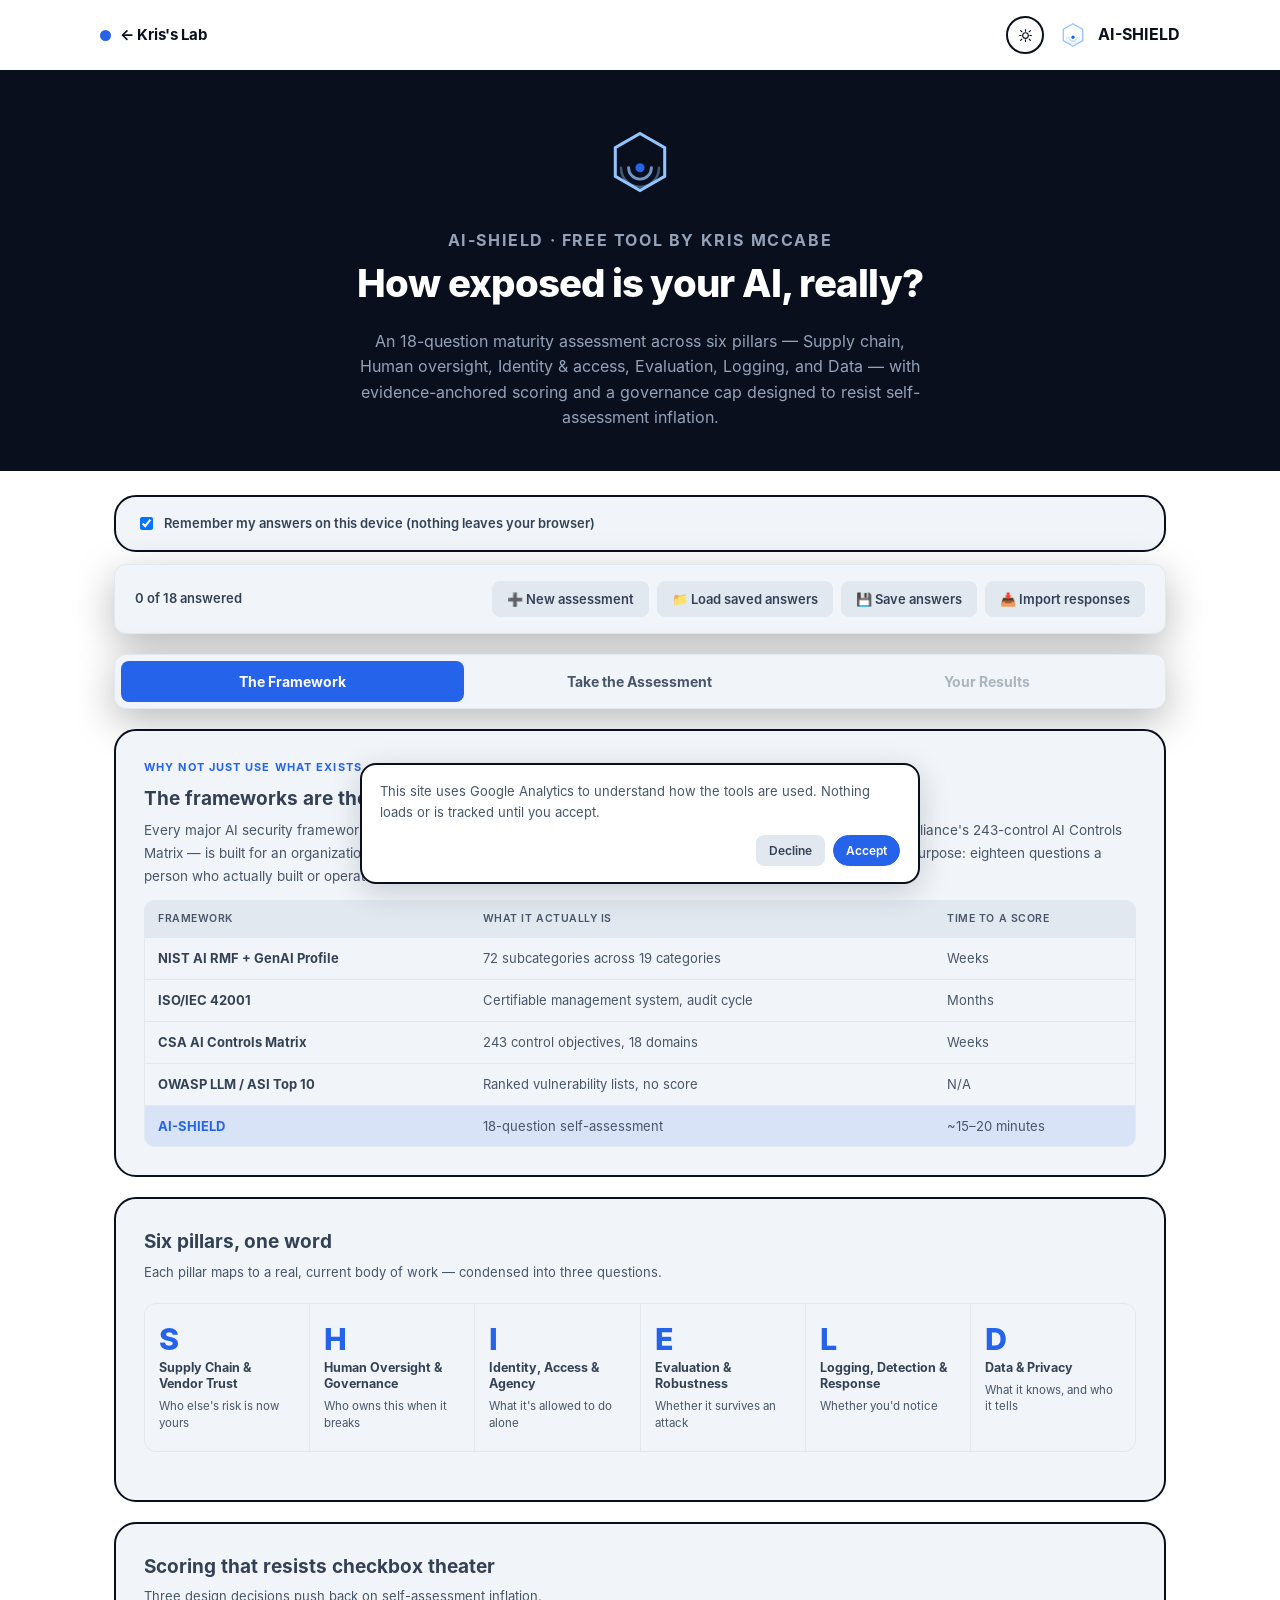
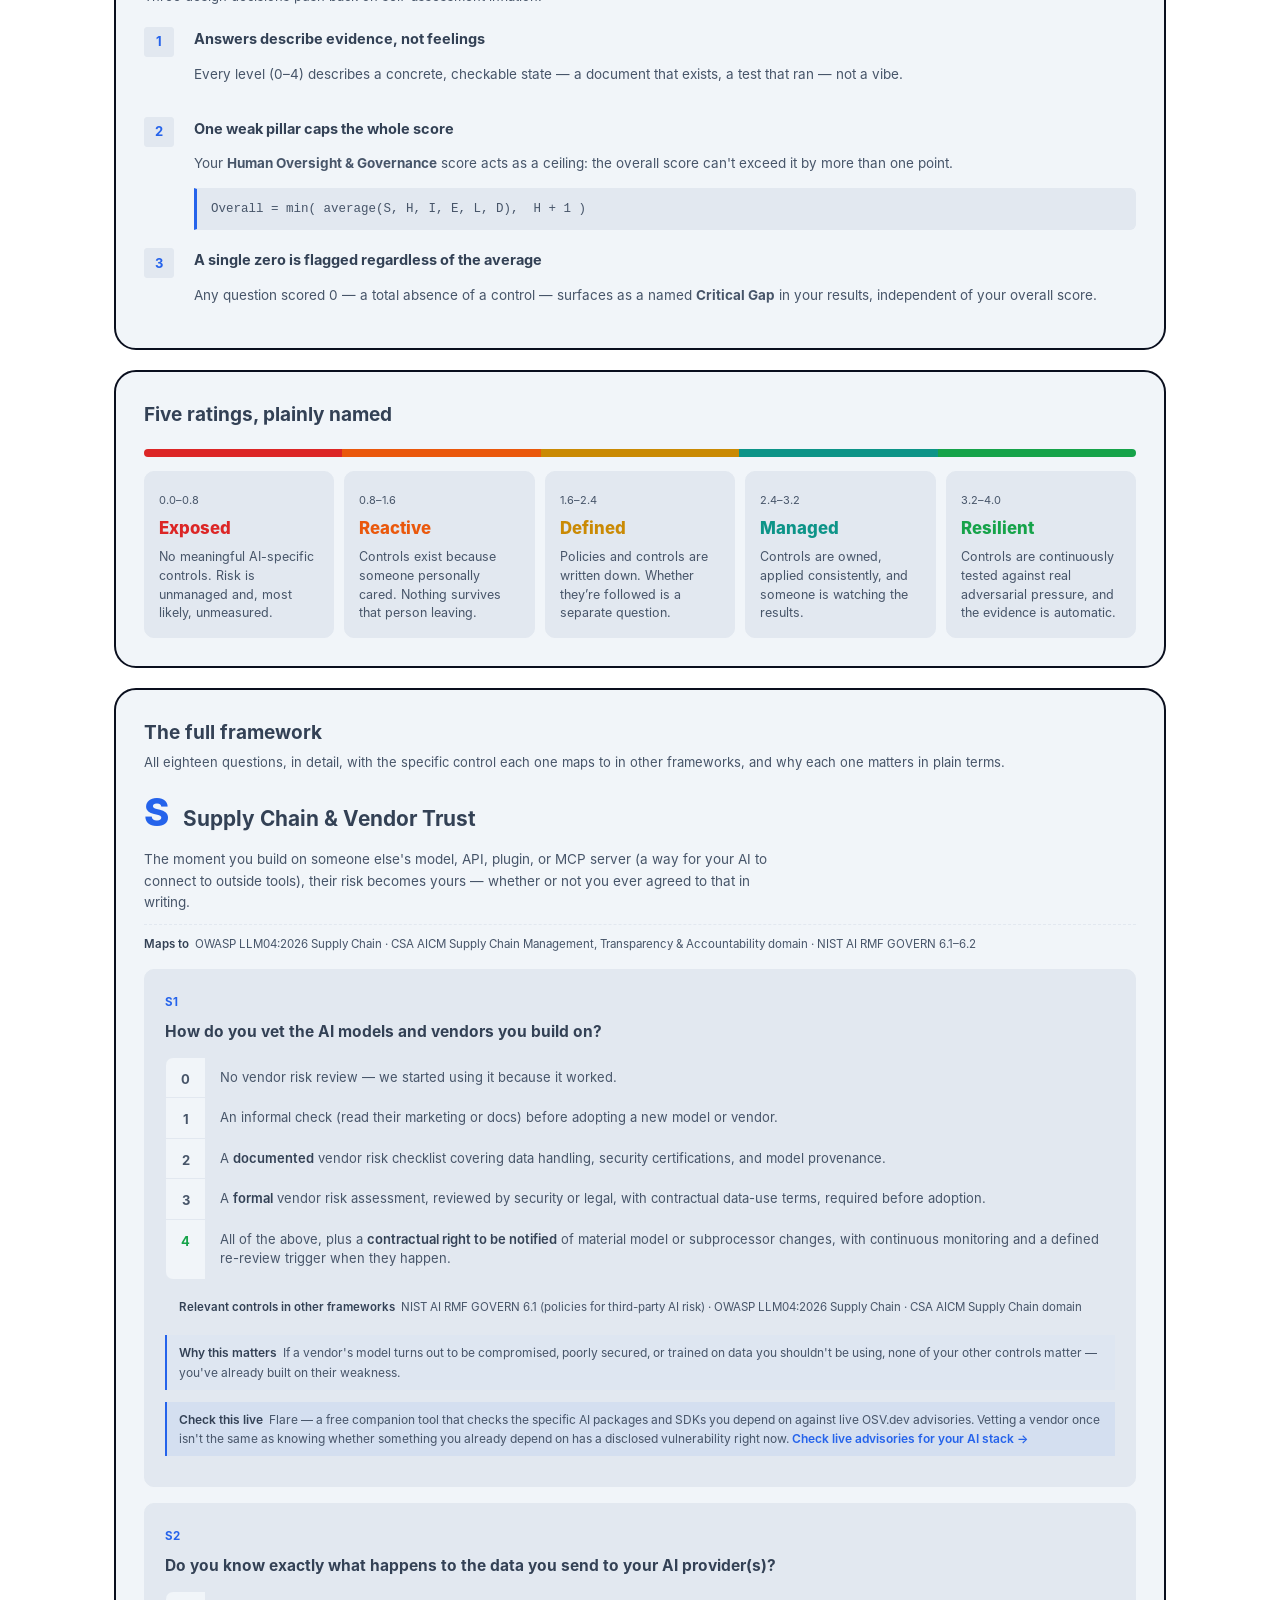
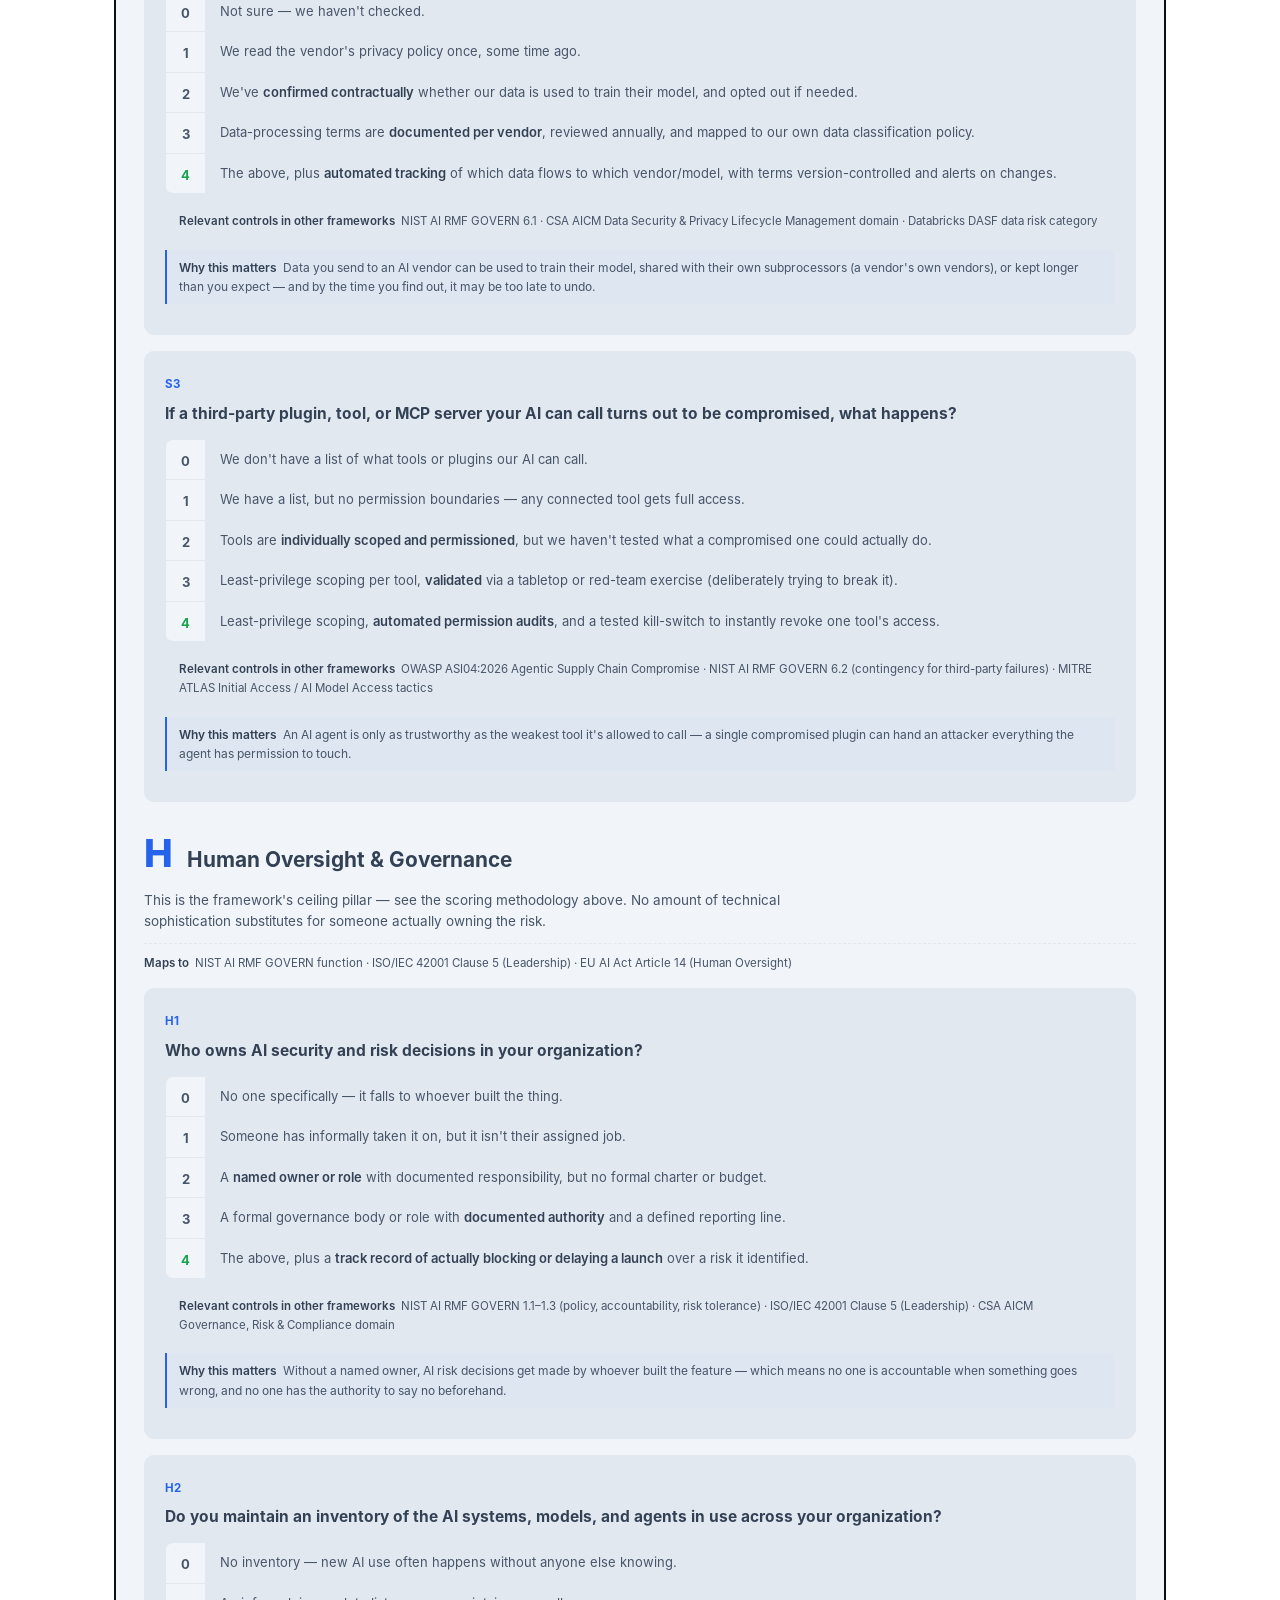
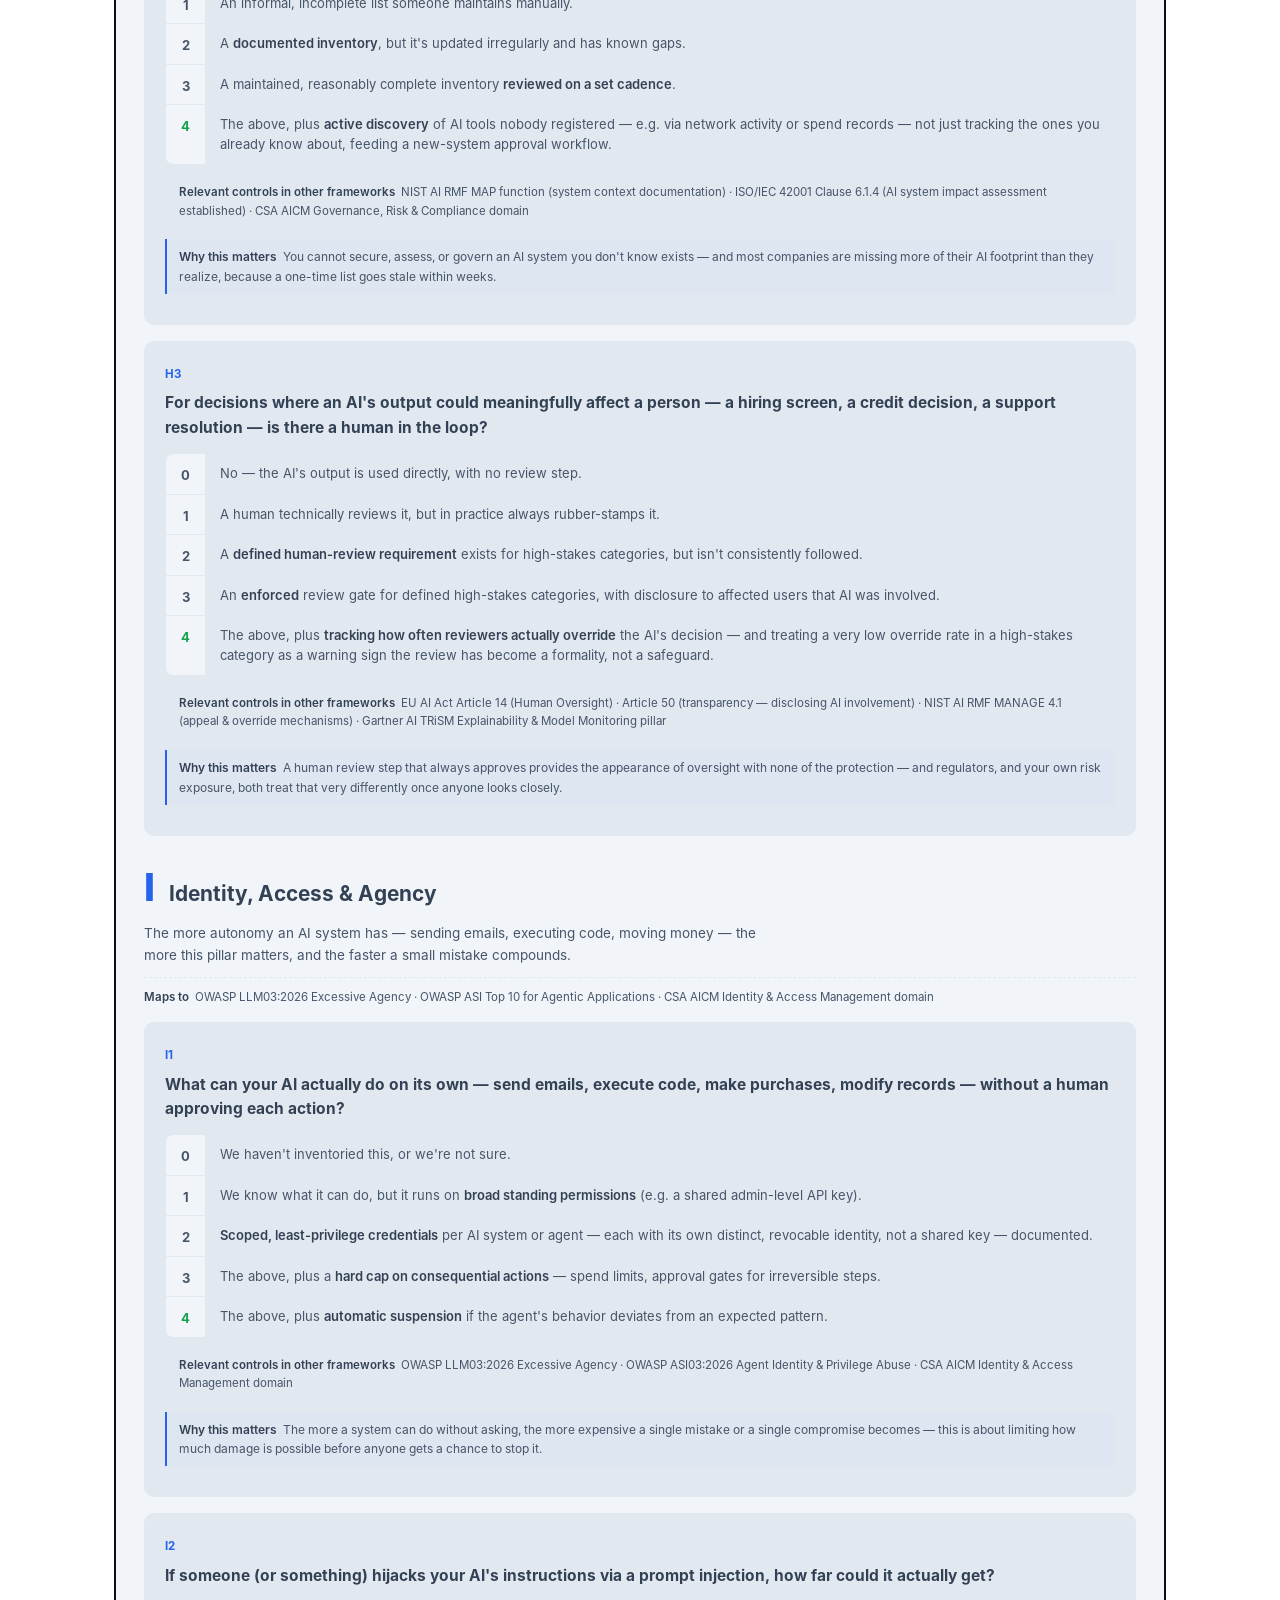
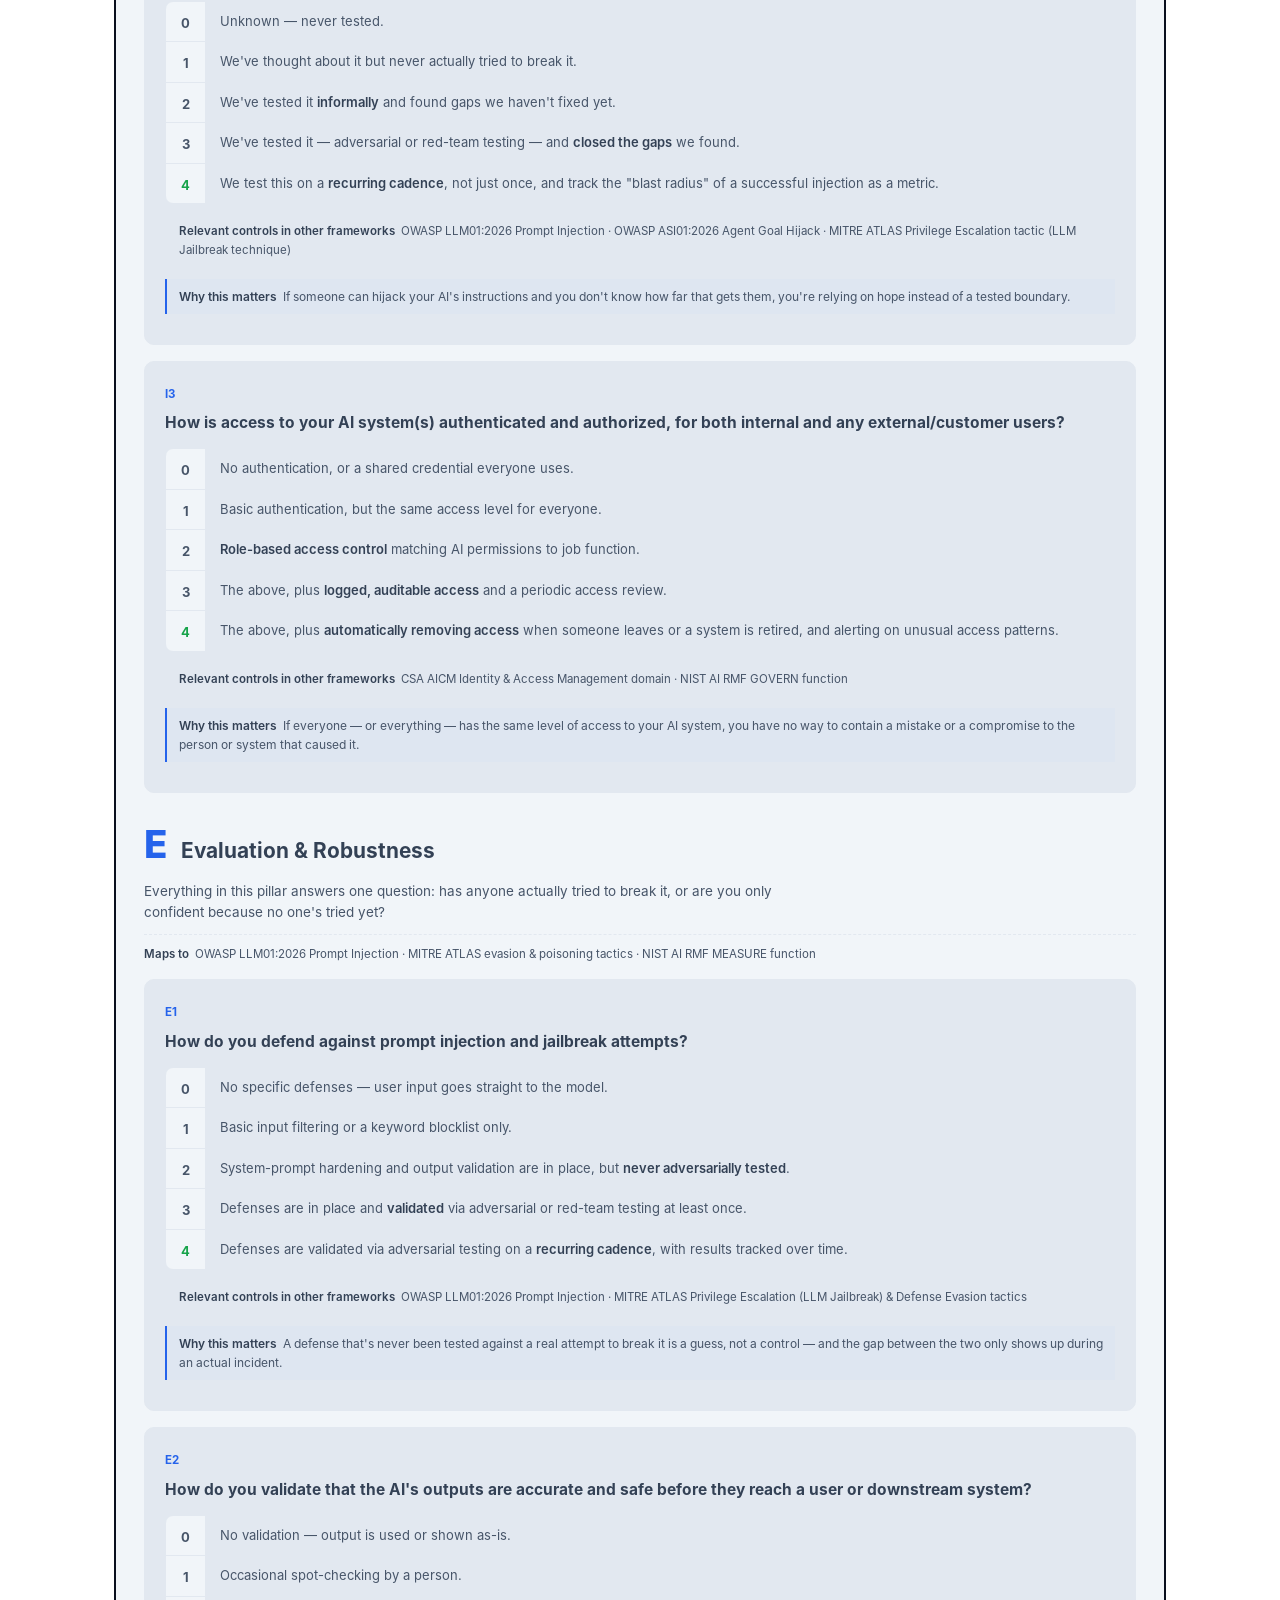
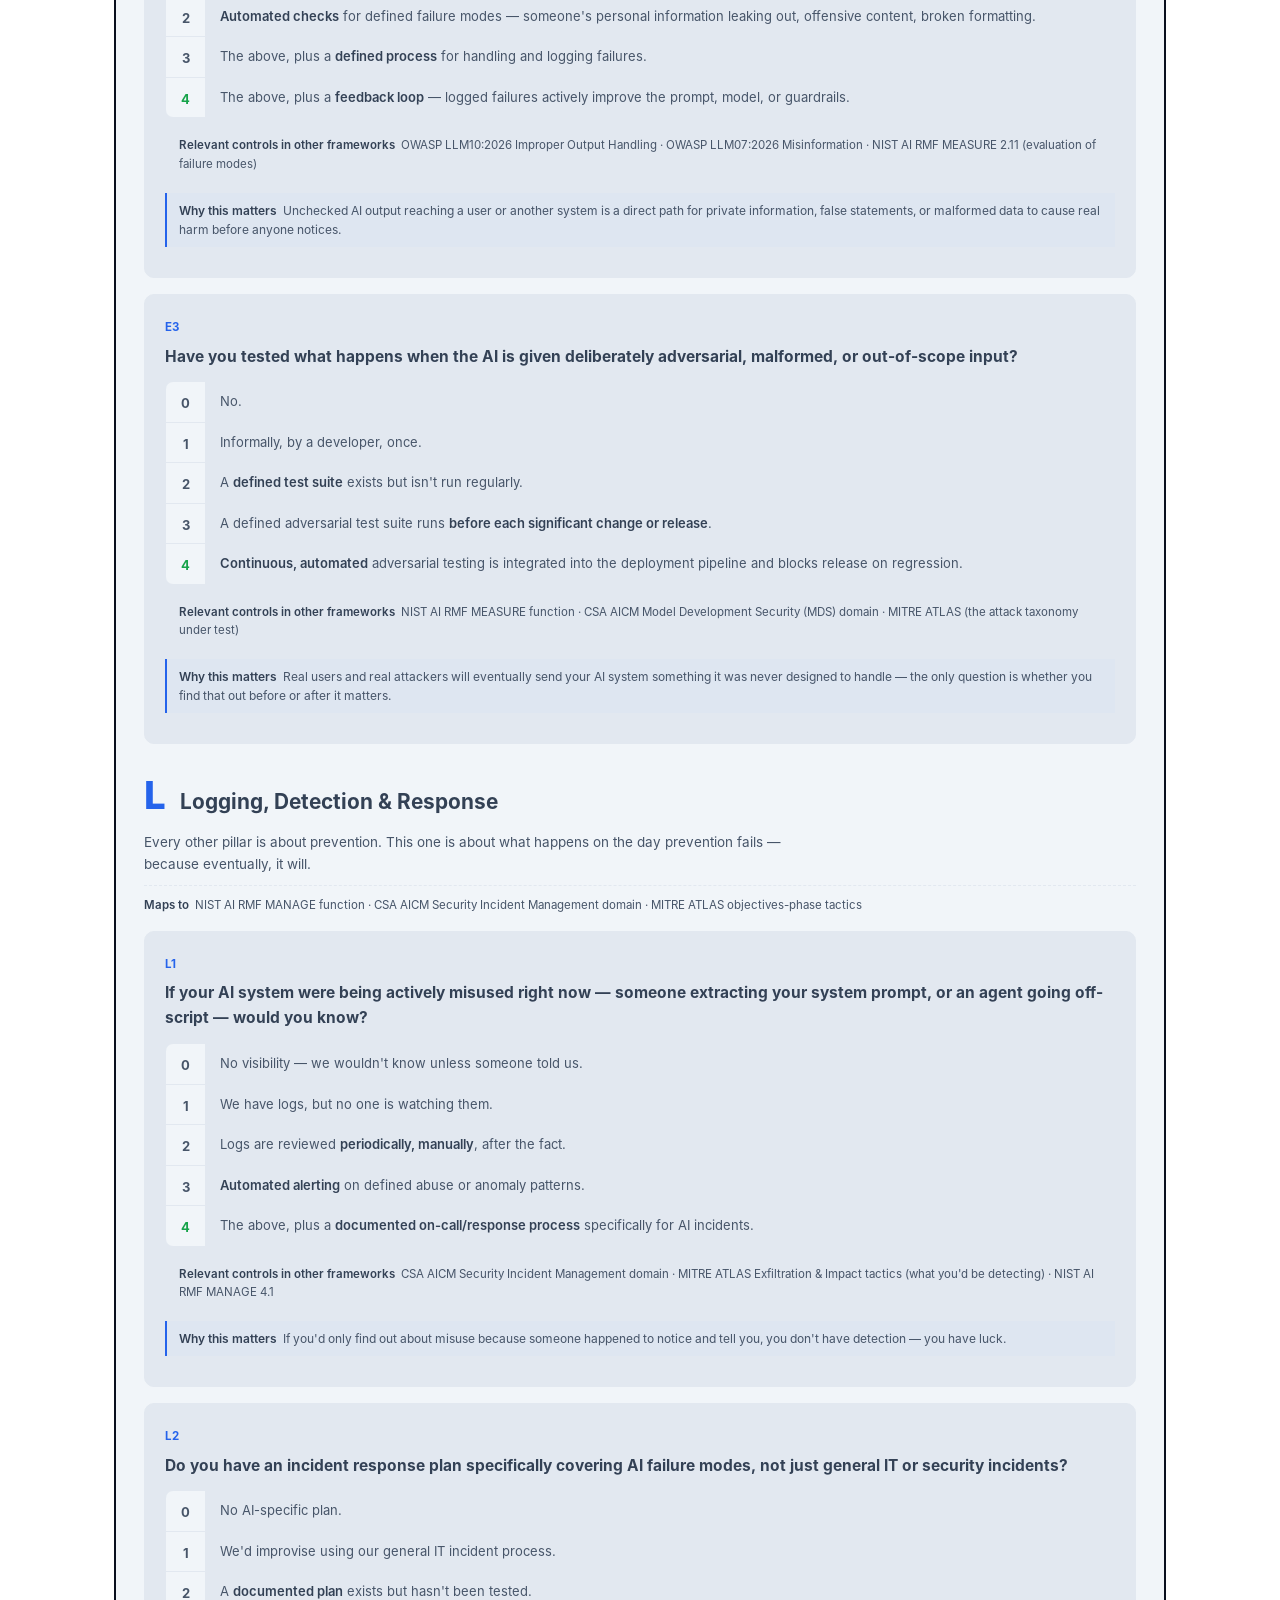
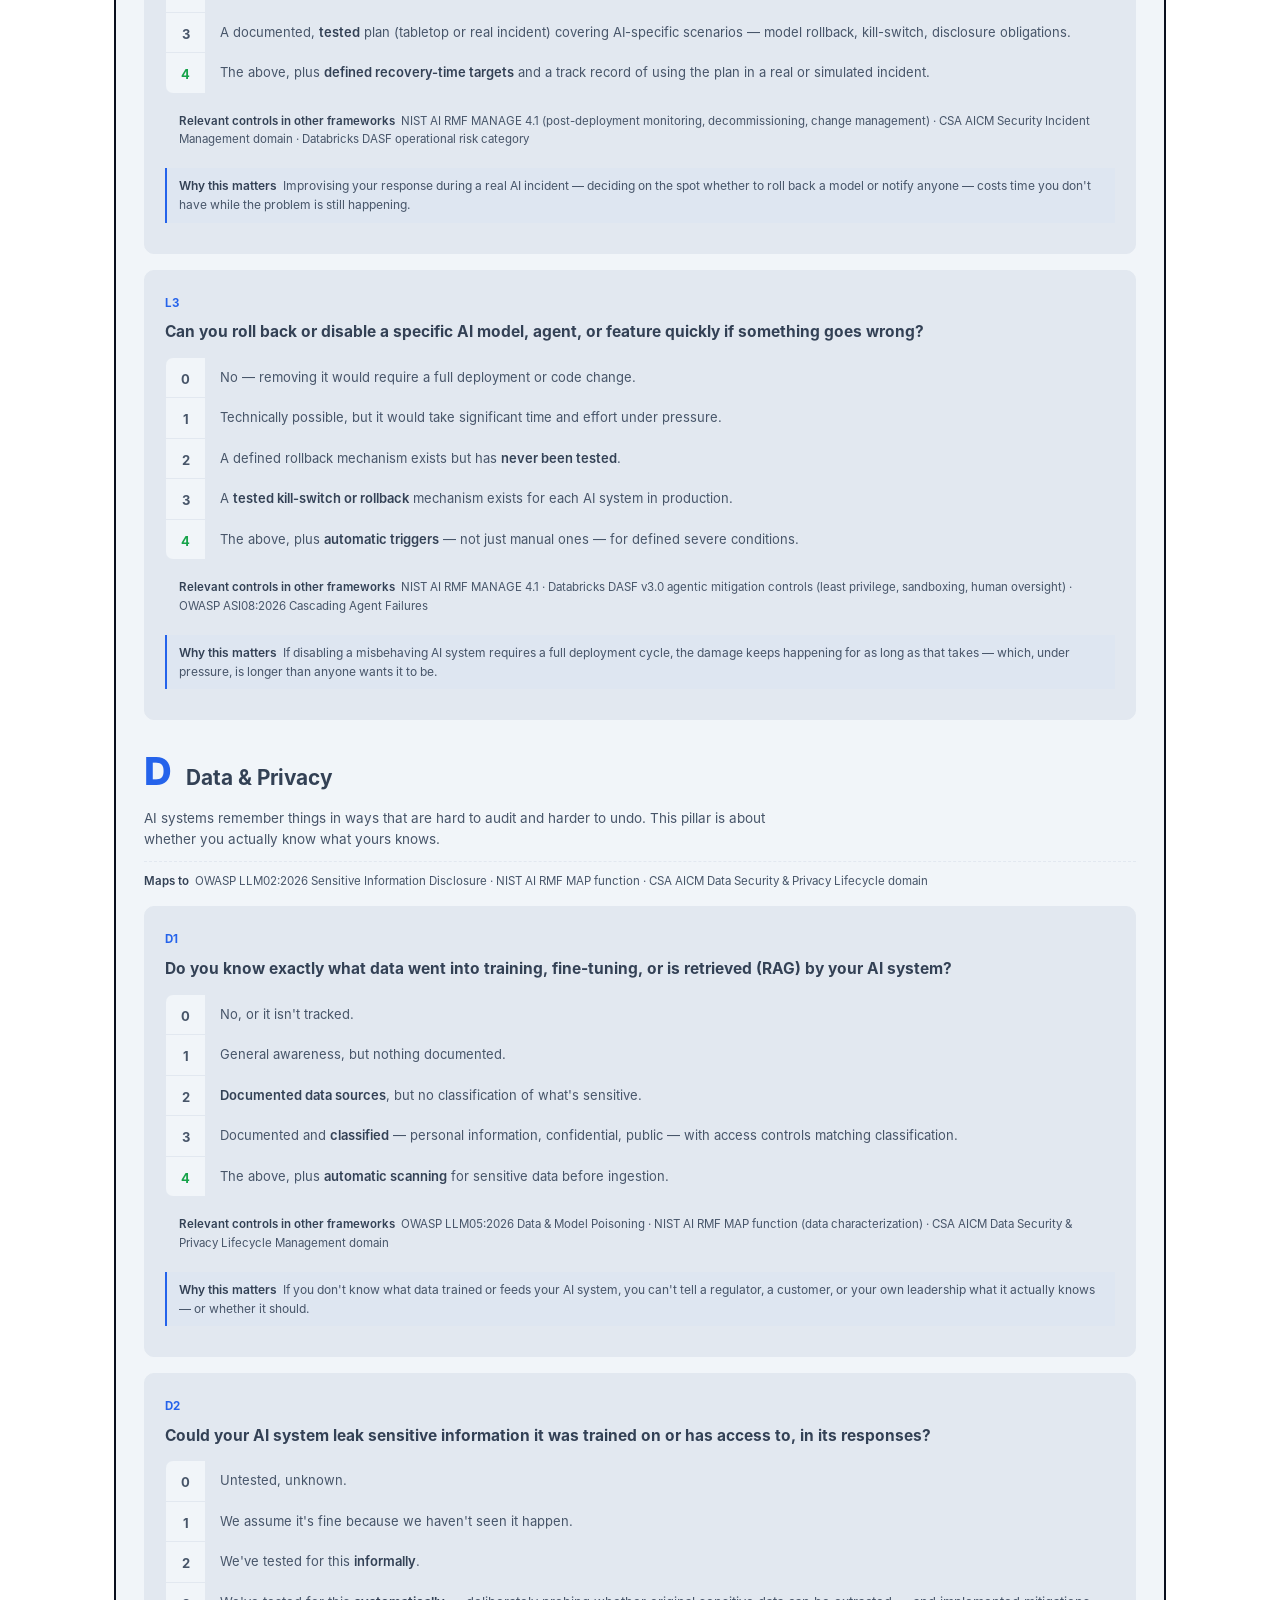
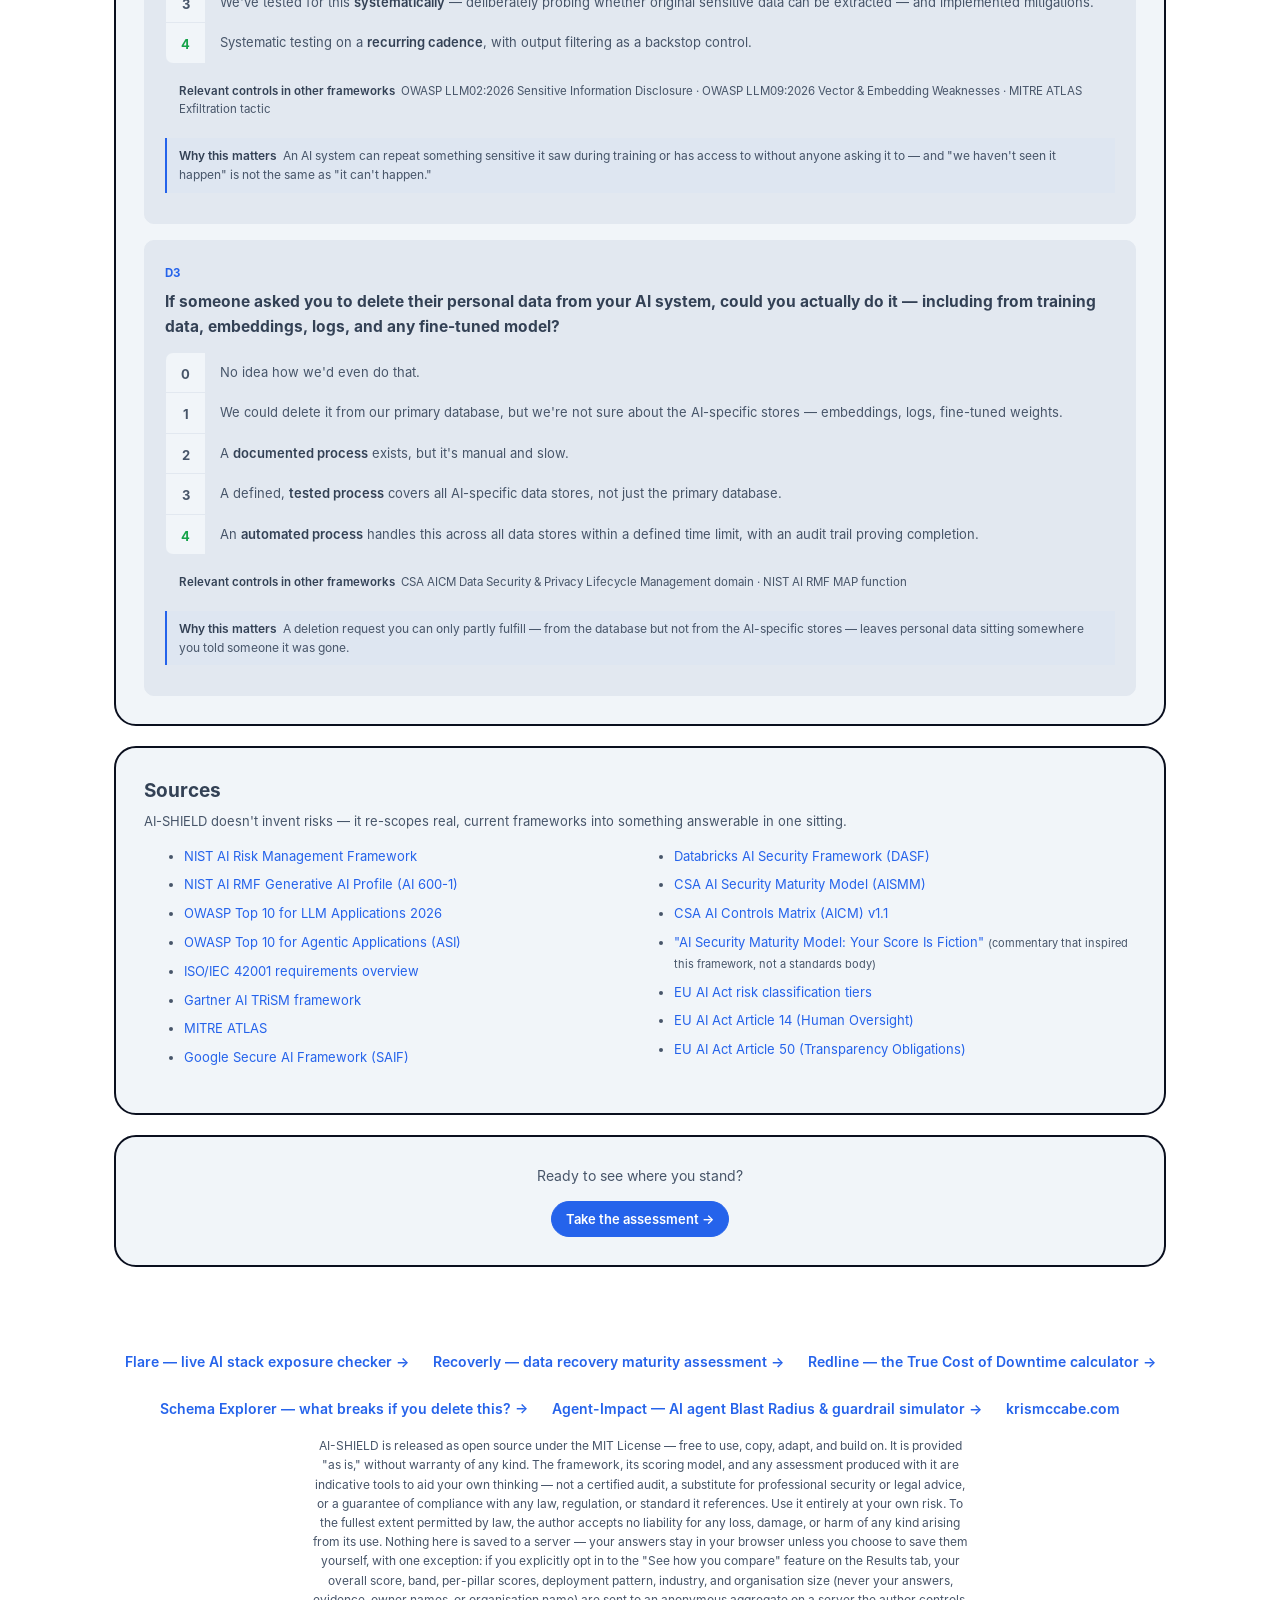
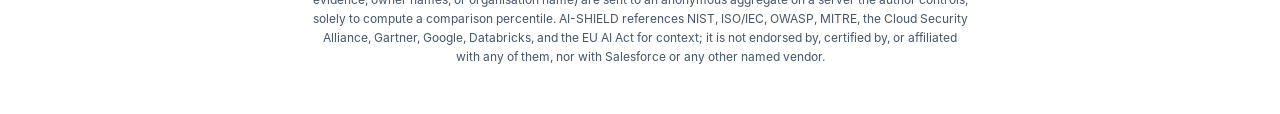
<file: ai-shield/index.html>
<!DOCTYPE html>
<html lang="en-GB">
<head>
<!-- Apply a stored theme choice before first paint, so there's no flash
     of the wrong theme while lab-theme.js is still loading. -->
<script>
(function(){try{var t=localStorage.getItem('lab-theme');if(t==='light'||t==='dark'){document.documentElement.setAttribute('data-theme',t);}}catch(e){}})();
</script>
<!-- Google Analytics - only loads after cookie consent, see banner script below -->
<script>
  window.dataLayer = window.dataLayer || [];
  function gtag(){dataLayer.push(arguments);}
  function loadGoogleAnalytics(){
    var s = document.createElement('script');
    s.async = true;
    s.src = 'https://www.googletagmanager.com/gtag/js?id=G-QE309XG3DJ';
    document.head.appendChild(s);
    gtag('js', new Date());
    gtag('config', 'G-QE309XG3DJ');
  }
</script>
<meta charset="UTF-8" />
<meta name="viewport" content="width=device-width, initial-scale=1" />
<title>AI-SHIELD &mdash; AI Security &amp; Trust Maturity Assessment | Kris McCabe</title>
<link rel="icon" href="/favicon.ico" sizes="any">
<link rel="icon" href="/favicon-32.png" type="image/png" sizes="32x32">
<link rel="icon" href="/favicon-16.png" type="image/png" sizes="16x16">
<link rel="apple-touch-icon" href="/apple-touch-icon.png">
<meta name="description" content="A free 18-question maturity assessment for AI security and trust gaps across six pillars, with evidence-anchored scoring and a governance cap designed to resist self-assessment inflation." />
<meta property="og:type" content="website">
<meta property="og:site_name" content="Kris's Lab">
<meta property="og:title" content="AI-SHIELD &mdash; AI Security &amp; Trust Maturity Assessment">
<meta property="og:description" content="A free 18-question maturity assessment for AI security and trust gaps across six pillars, with evidence-anchored scoring designed to resist self-assessment inflation.">
<meta property="og:url" content="https://lab.krismccabe.com/ai-shield/">
<meta property="og:image" content="https://lab.krismccabe.com/og-image.png">
<meta property="og:image:width" content="1200">
<meta property="og:image:height" content="630">
<meta name="twitter:card" content="summary_large_image">
<meta name="twitter:title" content="AI-SHIELD &mdash; AI Security &amp; Trust Maturity Assessment">
<meta name="twitter:description" content="A free 18-question maturity assessment for AI security and trust gaps across six pillars, with evidence-anchored scoring designed to resist self-assessment inflation.">
<meta name="twitter:image" content="https://lab.krismccabe.com/og-image.png">
<link rel="stylesheet" href="/assets/lab.css?v=6">
<script src="/assets/lab-theme.js?v=1" defer></script>
<style>
  /* AI-SHIELD now follows the same light/dark toggle as the rest of the lab -
     panel/surface tokens come straight from the shared lab.css palette.
     --accent-soft is a local token for the pale-blue accent text this page
     uses a lot (letters, step numbers, tags): #93C5FD reads fine on the
     permanently-dark header/hero, but needs to fall back to the solid
     --accent blue for contrast once panels can be light. */
  body {
    --accent-soft: var(--accent);
  }
  @media (prefers-color-scheme: dark) {
    :root:not([data-theme="light"]) body { --accent-soft: #93C5FD; }
  }
  :root[data-theme="dark"] body { --accent-soft: #93C5FD; }

  /* The shared .eyebrow class assumes it's only ever used on the fixed-dark
     hero (where #93C5FD is fine); this page also reuses it inside a panel,
     which needs the theme-aware accent instead for contrast in light mode. */
  .panel .eyebrow { color: var(--accent-soft); }

  .lab-header-inner { max-width: 1080px; }

  .hero { padding: 52px 24px 40px; }
  .hero h1 { color: #fff; font-size: clamp(1.7rem, 4vw, 2.4rem); font-weight: 800; letter-spacing: -0.02em; margin: 0 0 14px; max-width: 660px; margin-left: auto; margin-right: auto; }
  .hero p { color: #94A3B8; font-size: 16px; max-width: 580px; margin: 0 auto; }

  .wrap { max-width: 1080px; margin: 0 auto; padding: 24px 20px 64px; }

  .panel {
    background: var(--surface-2); border: 1px solid var(--border); color: var(--text);
    box-shadow: 0 12px 40px rgba(0,0,0,0.28);
  }
  .panel h2 { font-size: 19px; font-weight: 700; color: var(--text); margin: 0 0 4px; }
  .panel .sub { font-size: 13px; color: var(--text-muted); margin: 0 0 20px; }
  .panel h3 { color: var(--text); }

  .toolbar {
    background: var(--surface-2); border: 1px solid var(--border); border-radius: var(--radius);
    box-shadow: 0 12px 40px rgba(0,0,0,0.28); padding: 16px 20px; margin-bottom: 20px;
    display: flex; align-items: center; justify-content: space-between; gap: 16px; flex-wrap: wrap;
  }
  .toolbar .progress-text { font-size: 13px; font-weight: 600; color: var(--text); }
  .toolbar .actions { display: flex; gap: 8px; flex-wrap: wrap; }
  .btn {
    border: 1px solid var(--border); background: var(--surface-3); color: var(--text);
    font-family: inherit; font-size: 13px; font-weight: 600; padding: 9px 14px; border-radius: 8px;
    cursor: pointer; transition: border-color 0.15s ease, background 0.15s ease; display: inline-flex; align-items: center; gap: 6px;
  }
  .btn:hover:not(:disabled) { border-color: var(--accent); background: rgba(37,99,235,0.12); }
  .btn:disabled { opacity: 0.4; cursor: not-allowed; }
  .btn.primary { background: var(--accent); border-color: var(--accent); color: #fff; }
  .btn.primary:hover:not(:disabled) { background: var(--accent-hv); border-color: var(--accent-hv); }
  .btn.small { font-size: 12px; padding: 7px 12px; }

  .tabs { display: flex; gap: 4px; background: var(--surface-2); border: 1px solid var(--border); border-radius: var(--radius); padding: 6px; margin-bottom: 20px; box-shadow: 0 12px 40px rgba(0,0,0,0.28); }
  .tab-btn {
    flex: 1; border: none; background: transparent; font-family: inherit; font-size: 14px; font-weight: 700;
    color: var(--text-muted); padding: 12px 8px; border-radius: 8px; cursor: pointer; transition: all 0.15s ease;
  }
  .tab-btn.active { background: var(--accent); color: #fff; }
  .tab-btn:disabled { opacity: 0.4; cursor: not-allowed; }
  .tab-panel { display: none; }
  .tab-panel.active { display: block; }

  /* ---------- Framework tab: pillar strip ---------- */
  .pillar-strip {
    display: grid; grid-template-columns: repeat(6, 1fr); gap: 1px;
    background: var(--border); border: 1px solid var(--border); margin: 20px 0; border-radius: 12px; overflow: hidden;
  }
  @media (max-width: 860px) { .pillar-strip { grid-template-columns: repeat(3, 1fr); } }
  .pillar-cell {
    background: var(--surface-2); padding: 20px 14px; text-decoration: none; color: inherit;
    display: flex; flex-direction: column; gap: 6px; transition: background 0.15s ease;
  }
  .pillar-cell:hover { background: var(--surface-3); text-decoration: none; }
  .pillar-cell .letter { font-weight: 800; font-size: 1.9rem; color: var(--accent-soft); line-height: 1; }
  .pillar-cell .ptext { display: flex; flex-direction: column; gap: 6px; }
  .pillar-cell .pname { font-size: 12.5px; font-weight: 700; color: var(--text); line-height: 1.3; }
  @media (max-width: 560px) {
    .pillar-strip { grid-template-columns: 1fr; border-radius: 10px; }
    .pillar-cell { flex-direction: row; align-items: center; gap: 16px; padding: 16px 18px; }
    .pillar-cell .letter { font-size: 1.5rem; min-width: 26px; }
  }
  .pillar-cell .pscope { font-size: 11.5px; color: var(--text-muted); line-height: 1.4; }

  .compare-scroll { overflow-x: auto; margin-top: 12px; border-radius: 10px; border: 1px solid var(--border); }
  table.compare { width: 100%; border-collapse: collapse; font-size: 13px; min-width: 620px; }
  table.compare th, table.compare td { text-align: left; padding: 10px 13px; border-bottom: 1px solid var(--border); vertical-align: top; }
  table.compare th { font-size: 10.5px; letter-spacing: 0.05em; text-transform: uppercase; color: var(--text-muted); font-weight: 600; background: var(--surface-3); }
  table.compare td { color: var(--text-muted); }
  table.compare td.frame-name { font-weight: 700; white-space: nowrap; color: var(--text); }
  table.compare tr:last-child td { border-bottom: none; }
  table.compare tr.this-row td { background: rgba(37,99,235,0.12); }
  table.compare tr.this-row td.frame-name { color: var(--accent-soft); }

  .method-list { display: flex; flex-direction: column; gap: 18px; margin-top: 18px; }
  .method-item { display: grid; grid-template-columns: 36px 1fr; gap: 14px; }
  .method-item .step {
    font-weight: 700; font-size: 13px; color: var(--accent-soft);
    border: 1px solid var(--border); border-radius: 3px; width: 30px; height: 30px;
    display: flex; align-items: center; justify-content: center; background: var(--surface-3);
  }
  .method-item h3 { font-size: 14.5px; margin: 0 0 4px; }
  .method-item p { color: var(--text-muted); font-size: 13.5px; line-height: 1.6; }
  .formula {
    font-family: ui-monospace, 'SFMono-Regular', Consolas, monospace; font-size: 12.5px; background: var(--surface-3);
    border: 1px solid var(--border); border-left: 3px solid var(--accent); padding: 10px 14px;
    margin-top: 8px; overflow-x: auto; color: var(--text-muted); border-radius: 0 6px 6px 0;
  }

  .band-track { display: flex; height: 8px; border-radius: 4px; overflow: hidden; margin: 18px 0 14px; }
  .band-track div { flex: 1; }
  .band-grid { display: grid; grid-template-columns: repeat(5, 1fr); gap: 10px; }
  @media (max-width: 860px) { .band-grid { grid-template-columns: 1fr 1fr; } }
  @media (max-width: 560px) { .band-grid { grid-template-columns: 1fr; gap: 0; border: 1px solid var(--border); border-radius: 10px; overflow: hidden; } }
  .band-card { border: 1px solid var(--border); border-radius: 10px; padding: 14px; background: var(--surface-3); }
  .band-card .range { font-size: 11px; color: var(--text-muted); }
  .band-card .bname { font-weight: 800; font-size: 1.05rem; margin: 4px 0 6px; }
  .band-card p { font-size: 12.5px; color: var(--text-muted); line-height: 1.5; margin: 0; }
  @media (max-width: 560px) {
    .band-card { border: none; border-radius: 0; border-bottom: 1px solid var(--border); display: flex; align-items: baseline; gap: 8px 10px; flex-wrap: wrap; padding: 16px 18px; }
    .band-card:last-child { border-bottom: none; }
    .band-card .bname { order: 1; margin: 0; }
    .band-card .range { order: 2; }
    .band-card p { order: 3; flex-basis: 100%; margin-top: 4px; }
  }

  .fw-question { border: 1px solid var(--border); border-radius: 10px; padding: 18px 20px; margin-top: 16px; background: var(--surface-3); }
  .fw-question .qid { font-size: 11.5px; font-weight: 700; color: var(--accent-soft); letter-spacing: 0.03em; }
  .fw-question h3 { font-size: 15.5px; margin: 6px 0 12px; color: var(--text); }
  .fw-ladder { border: 1px solid var(--border); border-radius: 8px; overflow: hidden; }
  .fw-rung { display: grid; grid-template-columns: 40px 1fr; border-top: 1px solid var(--border); }
  .fw-rung:first-child { border-top: none; }
  .fw-rung .lvl {
    font-weight: 700; font-size: 13px; color: var(--text-muted);
    display: flex; align-items: flex-start; justify-content: center; padding-top: 11px;
    border-right: 1px solid var(--border); background: var(--surface-2);
  }
  .fw-rung.lvl-4 .lvl { color: var(--safe); }
  .fw-rung .rtext { padding: 10px 14px; font-size: 13px; color: var(--text-muted); line-height: 1.5; }
  .fw-rung .rtext b { color: var(--text); font-weight: 600; }
  .fw-crosswalk { margin-top: 10px; padding: 8px 12px; border-left: 2px solid var(--border); font-size: 11.5px; line-height: 1.6; color: var(--text-muted); }
  .fw-crosswalk b { color: var(--text); font-weight: 600; }
  .fw-why { margin-top: 8px; padding: 8px 12px; border-left: 2px solid var(--accent-soft); font-size: 12px; line-height: 1.6; color: var(--text-muted); background: rgba(147,197,253,0.06); }
  .fw-why b { color: var(--text); font-weight: 600; }

  /* Distinct from the static fw-why/fw-crosswalk notes - this one is
     actionable (a real link to a companion tool), so it gets the accent
     color rather than the neutral/soft-blue treatment used for reference
     text. */
  .fw-live-check { margin-top: 8px; padding: 8px 12px; border-left: 2px solid var(--accent); font-size: 12px; line-height: 1.6; color: var(--text-muted); background: rgba(37,99,235,0.07); }
  .fw-live-check b { color: var(--text); font-weight: 600; }
  .fw-live-check a { color: var(--accent-soft); font-weight: 600; text-decoration: none; white-space: nowrap; }
  .fw-live-check a:hover { text-decoration: underline; }
  .src-note { font-size: 11px; color: var(--text-muted); }
  .section-h { color: var(--text); font-size: 14px; margin: 24px 0 12px; }
  .section-h:first-of-type { margin-top: 0; }
  .link-btn { background: none; border: none; color: var(--accent-soft); font-family: inherit; font-size: 12.5px; font-weight: 600; cursor: pointer; padding: 4px 0; text-decoration: underline; }
  .link-btn:hover { color: var(--text); }
  .fw-pillar-head { display: flex; align-items: baseline; gap: 14px; margin: 32px 0 8px; }
  .fw-pillar-head:first-child { margin-top: 8px; }
  .fw-pillar-head .big-letter { font-weight: 800; font-size: 2.4rem; color: var(--accent-soft); line-height: 1; }
  .fw-pillar-head h2 { margin: 0; font-size: 1.3rem; }
  .fw-pillar-intro { color: var(--text-muted); font-size: 13.5px; max-width: 640px; margin-bottom: 6px; }
  .fw-maps-to { font-size: 11.5px; color: var(--text-muted); border-top: 1px dashed var(--border); padding-top: 10px; margin-top: 10px; }
  .fw-maps-to b { color: var(--text); font-weight: 600; }

  .sources-list { columns: 2; column-gap: 28px; margin-top: 14px; font-size: 13px; }
  @media (max-width: 640px) { .sources-list { columns: 1; } }
  .sources-list li { margin-bottom: 8px; break-inside: avoid; color: var(--text-muted); }
  .sources-list a { color: var(--accent-soft); }

  /* ---------- Assessment tab ---------- */
  .deploy-grid { display: grid; grid-template-columns: repeat(auto-fit, minmax(220px, 1fr)); gap: 10px; margin-top: 14px; }
  .deploy-option {
    border: 1px solid var(--border); border-radius: 10px; padding: 14px 16px; cursor: pointer;
    transition: border-color 0.15s ease, background 0.15s ease; background: var(--surface-3);
  }
  .deploy-option:hover { border-color: var(--accent); }
  .deploy-option.selected { border-color: var(--accent); background: rgba(37,99,235,0.14); box-shadow: 0 0 0 1px var(--accent) inset; }
  .deploy-option .d-name { font-weight: 700; font-size: 13.5px; color: var(--text); }
  .deploy-option .d-desc { font-size: 12px; color: var(--text-muted); margin-top: 3px; }

  .q-progress-track { height: 6px; background: var(--surface-3); border-radius: 3px; overflow: hidden; margin-bottom: 20px; }
  .q-progress-fill { height: 100%; background: var(--accent); border-radius: 3px; transition: width 0.25s ease; }
  .pillar-tag {
    display: inline-flex; align-items: center; gap: 6px; font-size: 11px; font-weight: 700;
    text-transform: uppercase; letter-spacing: 0.06em; color: var(--accent-soft); margin-bottom: 4px;
  }
  .question-card .q-num { font-size: 11px; font-weight: 700; color: var(--text-muted); text-transform: uppercase; letter-spacing: 0.06em; }
  .question-card h3 { font-size: 17px; font-weight: 700; color: var(--text); margin: 4px 0 18px; }

  .level-options { display: flex; flex-direction: column; gap: 8px; }
  .level-option {
    border: 1px solid var(--border); border-radius: 10px; padding: 12px 16px; cursor: pointer;
    transition: border-color 0.15s ease, background 0.15s ease; display: flex; gap: 12px; align-items: flex-start;
    background: var(--surface-3);
  }
  .level-option:hover { border-color: var(--accent); }
  .level-option.selected { border-color: var(--accent); background: rgba(37,99,235,0.16); box-shadow: 0 0 0 1px var(--accent) inset; }
  .level-option .lvl-badge {
    flex-shrink: 0; width: 26px; height: 26px; border-radius: 50%; background: var(--surface-2); color: var(--text-muted);
    font-size: 12px; font-weight: 700; display: flex; align-items: center; justify-content: center;
  }
  .level-option.selected .lvl-badge { background: var(--accent); color: #fff; }
  .level-option .lvl-text { font-size: 13px; color: var(--text-muted); }
  .level-option .lvl-text b { color: var(--text); }

  .q-nav { display: flex; justify-content: space-between; align-items: center; margin-top: 24px; padding-top: 18px; border-top: 1px solid var(--border); flex-wrap: wrap; gap: 10px; }
  .q-nav .must-answer-note { font-size: 12px; color: var(--text-muted); order: 3; width: 100%; text-align: center; }
  @media (max-width: 480px) {
    .q-nav { flex-direction: column-reverse; }
    .q-nav .must-answer-note { order: -1; margin-bottom: 4px; }
    .q-nav .btn { width: 100%; justify-content: center; }
  }

  /* ---------- Results tab ---------- */
  .score-hero { display: flex; align-items: center; gap: 24px; flex-wrap: wrap; padding: 8px 0 24px; }
  .score-circle {
    width: 116px; height: 116px; border-radius: 50%; display: flex; flex-direction: column;
    align-items: center; justify-content: center; flex-shrink: 0; border: 3px solid var(--band-color, var(--accent));
    background: var(--surface-3);
  }
  .score-circle .num { font-size: 30px; font-weight: 800; letter-spacing: -0.02em; color: var(--text); }
  .score-circle .denom { font-size: 11px; color: var(--text-muted); }
  .score-meta .band-pill {
    display: inline-block; font-size: 12px; font-weight: 700; padding: 4px 12px; border-radius: 20px;
    margin-bottom: 8px; color: #0B1220;
  }
  .score-meta h3 { font-size: 20px; font-weight: 800; color: var(--text); margin: 0 0 6px; }
  .score-meta p { font-size: 13.5px; color: var(--text-muted); margin: 0; max-width: 480px; }

  .pillar-bars { display: flex; flex-direction: column; gap: 10px; margin: 8px 0 24px; }
  .pillar-bar-row { display: grid; grid-template-columns: 160px 1fr 48px; align-items: center; gap: 12px; }
  @media (max-width: 560px) { .pillar-bar-row { grid-template-columns: 90px 1fr 40px; } }
  .pillar-bar-row .pb-label { font-size: 12.5px; font-weight: 700; color: var(--text); }
  .pillar-bar-track { height: 10px; background: var(--surface-3); border-radius: 5px; overflow: hidden; }
  .pillar-bar-fill { height: 100%; border-radius: 5px; }
  .pillar-bar-row .pb-score { font-size: 12.5px; color: var(--text-muted); text-align: right; }

  .gap-card {
    border: 1px solid var(--border); border-left: 4px solid #DC2626; border-radius: 10px;
    padding: 14px 16px; margin-bottom: 10px; background: var(--risk-bg);
  }
  .gap-card.severity-improve { border-left-color: #EA580C; background: var(--amber-bg); }
  .gap-card.severity-unknown { border-left-color: #64748B; background: rgba(100,116,139,0.12); }
  .gap-card.severity-good { border-left-color: #16A34A; background: var(--safe-bg); }
  .gap-card .gap-head { display: flex; align-items: center; justify-content: space-between; gap: 10px; flex-wrap: wrap; }
  .gap-card .gap-title { font-size: 13.5px; font-weight: 700; color: var(--risk); margin: 0 0 4px; }
  .severity-improve .gap-title { color: var(--amber); }
  .severity-unknown .gap-title { color: var(--text-muted); }
  .gap-card .gap-badge {
    font-size: 10.5px; font-weight: 700; text-transform: uppercase; letter-spacing: 0.04em;
    padding: 3px 8px; border-radius: 20px; background: rgba(0,0,0,0.25); color: var(--text-muted); flex-shrink: 0;
  }
  .gap-card .gap-desc { font-size: 12.5px; color: var(--text-muted); margin: 0 0 8px; }
  .gap-card .gap-next, .gap-card .gap-why { font-size: 12px; line-height: 1.6; color: var(--text-muted); margin: 0 0 8px; }
  .gap-card .gap-next b, .gap-card .gap-why b { color: var(--text); font-weight: 600; }
  .gap-card .gap-delta { font-size: 11.5px; color: var(--accent-soft); margin: 0 0 10px; }
  .gap-card .gap-delta-flat { color: var(--amber); }
  .gap-card .gap-assign { display: flex; gap: 12px; flex-wrap: wrap; margin: 0 0 10px; }
  .gap-card .gap-assign label { display: flex; flex-direction: column; gap: 4px; font-size: 11px; color: var(--text-muted); flex: 1; min-width: 140px; }
  .gap-card .gap-assign input {
    font-family: inherit; font-size: 12.5px; padding: 7px 10px; border-radius: 7px;
    border: 1px solid var(--border); background: var(--surface-2); color: var(--text);
  }
  .gap-card .gap-crosswalk { font-size: 11px; color: var(--text-muted); background: rgba(0,0,0,0.2); border-radius: 6px; padding: 8px 10px; }

  .cap-banner {
    border: 1px solid #EA580C; border-radius: 10px; padding: 14px 16px; margin: 0 0 20px;
    background: var(--amber-bg); font-size: 13px; line-height: 1.7; color: var(--text);
  }
  .cap-banner b { color: var(--amber); }

  .delta-banner {
    border: 1px solid var(--accent); border-radius: 10px; padding: 14px 16px; margin: 0 0 20px;
    background: rgba(37,99,235,0.1);
  }
  .delta-banner h3 { font-size: 13.5px; margin: 0 0 8px; color: var(--text); }
  .delta-banner p { font-size: 12.5px; color: var(--text-muted); margin: 0 0 4px; }

  .report-details { border: 1px solid var(--border); border-radius: 10px; padding: 16px; margin: 0 0 20px; background: var(--surface-3); }
  .rd-grid { display: grid; grid-template-columns: 1fr 1fr; gap: 12px; }
  @media (max-width: 560px) { .rd-grid { grid-template-columns: 1fr; } }
  .rd-grid label { display: flex; flex-direction: column; gap: 5px; font-size: 11.5px; color: var(--text-muted); }
  .rd-grid input {
    font-family: inherit; font-size: 13px; padding: 8px 10px; border-radius: 7px;
    border: 1px solid var(--border); background: var(--surface-2); color: var(--text);
  }
  .rd-note { font-size: 11px; color: var(--text-muted); margin: 10px 0 0; }

  .export-row { display: flex; gap: 10px; flex-wrap: wrap; margin-top: 24px; padding-top: 20px; border-top: 1px solid var(--border); }

  .benchmark-panel { border: 1px solid var(--border); border-radius: 10px; padding: 16px; margin: 24px 0 0; background: var(--surface-3); }
  .benchmark-form { display: flex; gap: 12px; flex-wrap: wrap; align-items: flex-end; }
  .benchmark-form label { display: flex; flex-direction: column; gap: 5px; font-size: 11.5px; color: var(--text-muted); flex: 1; min-width: 160px; }
  .benchmark-form select {
    font-family: inherit; font-size: 13px; padding: 8px 10px; border-radius: 7px;
    border: 1px solid var(--border); background: var(--surface-2); color: var(--text);
  }
  .bm-result { margin-top: 14px; padding: 12px 14px; border-radius: 8px; background: rgba(37,99,235,0.1); border: 1px solid var(--accent); font-size: 13px; color: var(--text); }
  .bm-result p { margin: 0; }

  .conflict-banner {
    border: 1px solid #EA580C; border-radius: 10px; padding: 14px 16px; margin: 0 0 18px;
    background: var(--amber-bg); font-size: 12.5px; line-height: 1.6; color: var(--text-muted);
  }
  .conflict-banner b { color: var(--amber); }
  .conflict-banner ul { margin: 8px 0 0; padding-left: 18px; }

  /* ---------- Assessment: start screen / portfolio ---------- */
  #screen-start h2:first-child, #portfolio-wrap h2 { margin-top: 0; }
  .name-input {
    width: 100%; font-family: inherit; font-size: 14px; padding: 11px 14px; border-radius: 8px;
    border: 1px solid var(--border); background: var(--surface-3); color: var(--text); margin-top: 10px;
  }
  .name-required-note { font-size: 12px; color: var(--risk); margin: 6px 0 0; }
  .portfolio-list { display: flex; flex-direction: column; gap: 10px; margin-top: 14px; }
  .portfolio-card {
    display: flex; align-items: center; justify-content: space-between; gap: 12px; flex-wrap: wrap;
    border: 1px solid var(--border); border-radius: 10px; padding: 12px 16px; background: var(--surface-3);
  }
  .portfolio-card .pf-name { font-weight: 700; font-size: 13.5px; color: var(--text); }
  .portfolio-card .pf-meta { font-size: 11.5px; color: var(--text-muted); margin-top: 2px; }
  .portfolio-card .pf-actions { display: flex; gap: 6px; flex-wrap: wrap; }
  .portfolio-divider { display: flex; align-items: center; gap: 12px; margin: 24px 0 20px; color: var(--text-muted); font-size: 11.5px; text-transform: uppercase; letter-spacing: 0.05em; }
  .portfolio-divider::before, .portfolio-divider::after { content: ''; flex: 1; height: 1px; background: var(--border); }

  /* ---------- Assessment: question flow extras ---------- */
  .deploy-note { font-size: 12px; color: var(--text-muted); font-style: italic; margin: 0 0 14px; padding-left: 18px; }
  .deploy-note li { margin-bottom: 3px; }
  .deploy-note li:last-child { margin-bottom: 0; }
  .alt-answers { display: flex; gap: 8px; flex-wrap: wrap; margin-top: 10px; }
  .alt-btn {
    font-family: inherit; font-size: 12px; font-weight: 600; padding: 8px 12px; border-radius: 8px;
    border: 1px solid var(--border); background: var(--surface-2); color: var(--text-muted); cursor: pointer;
  }
  .alt-btn:hover { border-color: var(--accent); }
  .alt-btn.selected { border-color: var(--accent); background: rgba(37,99,235,0.16); color: var(--text); }
  .evidence-box { margin-top: 14px; }
  .evidence-box summary { font-size: 12px; color: var(--accent-soft); cursor: pointer; }
  .evidence-box textarea, .evidence-box input {
    display: block; width: 100%; font-family: inherit; font-size: 13px; margin-top: 8px;
    padding: 8px 10px; border-radius: 7px; border: 1px solid var(--border); background: var(--surface-2); color: var(--text);
  }
  .evidence-box textarea { min-height: 60px; resize: vertical; }
  .review-link-row { text-align: center; margin-top: 14px; }

  /* ---------- Assessment: review screen ---------- */
  #screen-review h2 { margin-top: 0; }
  .review-list { display: flex; flex-direction: column; gap: 1px; background: var(--border); border: 1px solid var(--border); border-radius: 10px; overflow: hidden; margin-top: 14px; }
  .review-row {
    display: grid; grid-template-columns: 40px 1fr auto; align-items: center; gap: 12px;
    background: var(--surface-3); border: none; padding: 12px 14px; text-align: left; cursor: pointer;
    font-family: inherit; color: var(--text);
  }
  .review-row:hover { background: var(--surface-2); }
  .review-row .rr-id { font-weight: 700; font-size: 12px; color: var(--accent-soft); }
  .review-row .rr-q { font-size: 12.5px; color: var(--text-muted); }
  .review-row .rr-status { font-size: 11px; font-weight: 700; padding: 3px 9px; border-radius: 20px; white-space: nowrap; }
  .review-row .rr-status.unanswered { background: rgba(100,116,139,0.2); color: var(--text-muted); }
  .review-row .rr-status.critical { background: var(--risk-bg); color: var(--risk); }
  .review-row .rr-status.partial { background: var(--amber-bg); color: var(--amber); }
  .review-row .rr-status.good { background: var(--safe-bg); color: var(--safe); }
  .review-row .rr-status.neutral { background: rgba(100,116,139,0.2); color: var(--text-muted); }
  .review-row .rr-status.unknown { background: rgba(100,116,139,0.2); color: var(--text-muted); }
  .review-actions { margin-top: 18px; }

  .empty-state { text-align: center; padding: 48px 24px; color: var(--text-muted); }
  .empty-state p { font-size: 14px; max-width: 380px; margin: 0 auto; }

  footer { max-width: 1080px; }
  footer .disclaimer { max-width: 660px; }

  @media (max-width: 640px) {
    .score-hero { flex-direction: column; text-align: center; }
    .panel { padding: 22px; }
  }

  #print-root { display: none; }
  @media print {
    body > *:not(#print-root) { display: none !important; }
    #print-root { display: block !important; }
    * { -webkit-print-color-adjust: exact; print-color-adjust: exact; color-adjust: exact; }
    @page { margin: 16mm 14mm; }
    @page { @bottom-right { content: "Page " counter(page) " of " counter(pages); font-size: 9px; color: #94A3B8; } }
  }
  #print-root {
    font-family: 'Inter', -apple-system, BlinkMacSystemFont, 'Segoe UI', sans-serif;
    color: #1E293B; background: #fff; max-width: 720px; margin: 0 auto; padding: 20px;
  }
  #print-root h1 { color: #0F172A; font-size: 22px; font-weight: 800; margin: 0 0 8px; break-after: avoid-page; }
  #print-root h2 { color: #2563EB; font-size: 16px; font-weight: 700; margin: 24px 0 4px; border-bottom: 1px solid #E2E8F0; padding-bottom: 4px; break-after: avoid-page; }
  #print-root h3 { color: #0F172A; font-size: 13px; font-weight: 700; margin: 14px 0 4px; break-after: avoid-page; }
  #print-root p, #print-root li { font-size: 12.5px; line-height: 1.6; margin: 0 0 8px; break-inside: avoid-page; }
  #print-root .p-eyebrow { font-size: 10.5px; font-weight: 700; text-transform: uppercase; letter-spacing: 0.06em; color: #2563EB; margin: 0 0 6px; }
  #print-root .p-identity { font-size: 11.5px; color: #64748B; margin: 0 0 4px; }
  #print-root .print-page { break-after: page; }
  #print-root .p-score-box { display: flex; align-items: baseline; gap: 8px; margin: 14px 0 10px; }
  #print-root .p-score-num { font-size: 34px; font-weight: 800; }
  #print-root .p-score-denom { font-size: 14px; font-weight: 700; color: #334155; }
  #print-root .p-cap-note { border: 1px solid #EA580C; background: #FFEDD5; border-radius: 8px; padding: 10px 12px; margin: 10px 0; font-size: 12px; color: #7C2D12; }
  #print-root .p-bars { margin: 8px 0 16px; }
  #print-root .p-bar-row { display: grid; grid-template-columns: 190px 1fr 40px; align-items: center; gap: 10px; margin-bottom: 8px; }
  #print-root .p-bar-label { font-size: 11.5px; font-weight: 700; color: #0F172A; }
  #print-root .p-bar-track { height: 8px; background: #E2E8F0; border-radius: 4px; overflow: hidden; }
  #print-root .p-bar-fill { height: 100%; background: #2563EB; }
  #print-root .p-bar-score { font-size: 11.5px; color: #64748B; text-align: right; }
  #print-root .p-gap { border-left: 3px solid #EA580C; background: #FFEDD5; padding: 8px 12px; margin-bottom: 8px; }
  #print-root .p-gap-critical { border-left-color: #DC2626; background: #FEE2E2; }
  #print-root .p-next, #print-root .p-owner { font-size: 11.5px; color: #334155; }
  #print-root .p-crosswalk { font-size: 11px; color: #64748B; }
  #print-root .p-footer { margin-top: 20px; padding-top: 10px; border-top: 1px solid #E2E8F0; font-size: 10.5px; color: #94A3B8; }
  #print-root .onepager .p-lead { font-size: 13.5px; line-height: 1.7; margin: 12px 0 20px; }
  #print-root .onepager .p-narrative { border-left: 3px solid #2563EB; background: #EFF6FF; padding: 10px 14px; margin-bottom: 10px; border-radius: 0 8px 8px 0; }
  #print-root .onepager .p-narrative p { margin: 0 0 6px; }
  #print-root .onepager .p-actions { padding-left: 20px; }
  #print-root .onepager .p-actions li { margin-bottom: 8px; }

</style>
<script type="application/ld+json">
{
  "@context": "https://schema.org",
  "@type": "SoftwareApplication",
  "name": "AI-SHIELD \u2014 AI Security & Trust Maturity Assessment",
  "description": "A free 18-question maturity assessment for AI security and trust gaps across six pillars, with evidence-anchored scoring and a governance cap designed to resist self-assessment inflation.",
  "url": "https://lab.krismccabe.com/ai-shield/",
  "applicationCategory": "BusinessApplication",
  "operatingSystem": "Any (runs in browser)",
  "isAccessibleForFree": true,
  "offers": { "@type": "Offer", "price": "0", "priceCurrency": "USD" },
  "author": { "@type": "Person", "name": "Kris McCabe", "url": "https://krismccabe.com/" }
}
</script>
<link rel="stylesheet" href="/assets/swiss.css?v=5">
</head>
<body>
<a class="skip-link" href="#main-content">Skip to content</a>

<div class="cookie-banner" id="cookie-banner" role="dialog" aria-label="Cookie consent">
  <p>This site uses Google Analytics to understand how the tools are used. Nothing loads or is tracked until you accept.</p>
  <div class="cookie-banner-actions">
    <button type="button" id="cookie-decline" class="btn small">Decline</button>
    <button type="button" id="cookie-accept" class="btn primary small">Accept</button>
  </div>
</div>
<script>
(function(){
  var consent = localStorage.getItem('cookie-consent');
  if (consent === 'granted') { loadGoogleAnalytics(); return; }
  if (consent === 'denied') { return; }
  var banner = document.getElementById('cookie-banner');
  banner.style.display = 'flex';
  document.getElementById('cookie-accept').addEventListener('click', function(){
    localStorage.setItem('cookie-consent', 'granted');
    banner.style.display = 'none';
    loadGoogleAnalytics();
  });
  document.getElementById('cookie-decline').addEventListener('click', function(){
    localStorage.setItem('cookie-consent', 'denied');
    banner.style.display = 'none';
  });
})();
</script>

  <div id="print-root"></div>

  <header class="lab-header">
    <div class="lab-header-inner" style="display:flex; align-items:center; justify-content:space-between;">
      <a class="lab-back" href="/">&#8592; Kris's Lab</a>
      <div style="display:flex; align-items:center; gap:14px;">
        <button type="button" id="theme-toggle" class="theme-toggle" aria-label="Toggle dark mode" aria-pressed="false">
          <svg class="icon-sun" viewBox="0 0 24 24" width="15" height="15" fill="none" stroke="currentColor" stroke-width="1.8" stroke-linecap="round" aria-hidden="true">
            <circle cx="12" cy="12" r="4.5"/>
            <path d="M12 2.5v2.5M12 19v2.5M4.2 4.2l1.8 1.8M18 18l1.8 1.8M2.5 12h2.5M19 12h2.5M4.2 19.8l1.8-1.8M18 6l1.8-1.8"/>
          </svg>
          <svg class="icon-moon" viewBox="0 0 24 24" width="15" height="15" fill="none" stroke="currentColor" stroke-width="1.8" stroke-linecap="round" stroke-linejoin="round" aria-hidden="true">
            <path d="M20 14.2A8.5 8.5 0 1 1 9.8 4a7 7 0 0 0 10.2 10.2Z"/>
          </svg>
        </button>
        <span style="display:flex; align-items:center; gap:8px; color:#fff; font-weight:700; font-size:14px;">
          <svg viewBox="0 0 40 40" width="20" height="20" xmlns="http://www.w3.org/2000/svg" aria-hidden="true">
            <path d="M20 5 L33 12.5 L33 27.5 L20 35 L7 27.5 L7 12.5 Z" fill="none" stroke="#93C5FD" stroke-width="1.8" stroke-linejoin="round"/>
            <circle cx="20" cy="23" r="2.2" fill="#2563EB"/>
            <path d="M14.5 23 A5.5 5.5 0 0 0 25.5 23" stroke="#93C5FD" stroke-width="1.4" fill="none" stroke-linecap="round" opacity="0.75"/>
            <path d="M11 23 A9 9 0 0 0 29 23" stroke="#93C5FD" stroke-width="1.2" fill="none" stroke-linecap="round" opacity="0.4"/>
          </svg>
          AI-SHIELD
        </span>
      </div>
    </div>
  </header>

  <div class="hero" id="main-content">
    <svg viewBox="0 0 40 40" width="50" height="50" xmlns="http://www.w3.org/2000/svg" aria-hidden="true" style="margin-bottom:16px;">
      <path d="M20 5 L33 12.5 L33 27.5 L20 35 L7 27.5 L7 12.5 Z" fill="none" stroke="#93C5FD" stroke-width="1.6"/>
      <circle cx="20" cy="23" r="2.4" fill="#2563EB"/>
      <path d="M14 23 A6 6 0 0 0 26 23" stroke="#93C5FD" stroke-width="1.5" fill="none" stroke-linecap="round" opacity="0.75"/>
      <path d="M10 23 A10 10 0 0 0 30 23" stroke="#93C5FD" stroke-width="1.3" fill="none" stroke-linecap="round" opacity="0.4"/>
    </svg>
    <p class="eyebrow">AI-SHIELD &middot; Free tool by Kris McCabe</p>
    <h1>How exposed is your AI, really?</h1>
    <p>An 18-question maturity assessment across six pillars &mdash; Supply chain, Human oversight, Identity &amp; access, Evaluation, Logging, and Data &mdash; with evidence-anchored scoring and a governance cap designed to resist self-assessment inflation.</p>
  </div>

  <div class="wrap">

    <div class="panel no-print" id="assessments-panel" style="padding:16px 20px; margin-bottom:12px;">
      <label style="display:flex; align-items:center; gap:8px; font-size:13px; font-weight:600; color:var(--text); cursor:pointer;">
        <input type="checkbox" id="remember-toggle" checked> Remember my answers on this device (nothing leaves your browser)
      </label>
    </div>

    <div class="toolbar no-print">
      <span class="progress-text" id="progress-text">0 of 18 answered</span>
      <div class="actions" id="toolbar-actions">
        <button class="btn" id="new-assessment-btn">&#10133; New assessment</button>
        <button class="btn" id="btn-load">&#128193; Load saved answers</button>
        <button class="btn" id="btn-save">&#128190; Save answers</button>
        <button class="btn" id="btn-import">&#128229; Import responses</button>
      </div>
      <input type="file" id="file-input" accept="application/json" style="display:none;" />
      <input type="file" id="import-file-input" accept="application/json" style="display:none;" />
    </div>

    <div class="tabs no-print">
      <button class="tab-btn active" data-tab="framework">The Framework</button>
      <button class="tab-btn" data-tab="assessment">Take the Assessment</button>
      <button class="tab-btn" data-tab="results" disabled id="tab-btn-results">Your Results</button>
    </div>

    <!-- FRAMEWORK TAB -->
    <div class="tab-panel active" id="tab-framework">
      <div class="panel">
        <p class="eyebrow" style="margin-bottom:8px;">Why not just use what exists</p>
        <h2>The frameworks are thorough. That's the problem.</h2>
        <p style="font-size:13.5px; color:var(--text-muted); line-height:1.7; margin:0 0 12px;">Every major AI security framework published in the last two years &mdash; NIST's AI RMF, ISO/IEC 42001, the Cloud Security Alliance's 243-control AI Controls Matrix &mdash; is built for an organization with a security team and months to run an audit. AI-SHIELD is scoped differently on purpose: eighteen questions a person who actually built or operates the system can answer honestly in fifteen minutes.</p>
        <div class="compare-scroll">
          <table class="compare">
            <thead><tr><th>Framework</th><th>What it actually is</th><th>Time to a score</th></tr></thead>
            <tbody>
              <tr><td class="frame-name">NIST AI RMF + GenAI Profile</td><td>72 subcategories across 19 categories</td><td>Weeks</td></tr>
              <tr><td class="frame-name">ISO/IEC 42001</td><td>Certifiable management system, audit cycle</td><td>Months</td></tr>
              <tr><td class="frame-name">CSA AI Controls Matrix</td><td>243 control objectives, 18 domains</td><td>Weeks</td></tr>
              <tr><td class="frame-name">OWASP LLM / ASI Top 10</td><td>Ranked vulnerability lists, no score</td><td>N/A</td></tr>
              <tr class="this-row"><td class="frame-name">AI-SHIELD</td><td>18-question self-assessment</td><td>~15&ndash;20 minutes</td></tr>
            </tbody>
          </table>
        </div>
      </div>

      <div class="panel">
        <h2>Six pillars, one word</h2>
        <p class="sub" style="margin-bottom:0;">Each pillar maps to a real, current body of work &mdash; condensed into three questions.</p>
        <div class="pillar-strip" id="pillar-strip"></div>
      </div>

      <div class="panel">
        <h2>Scoring that resists checkbox theater</h2>
        <p class="sub">Three design decisions push back on self-assessment inflation.</p>
        <div class="method-list">
          <div class="method-item">
            <div class="step">1</div>
            <div><h3>Answers describe evidence, not feelings</h3><p>Every level (0&ndash;4) describes a concrete, checkable state &mdash; a document that exists, a test that ran &mdash; not a vibe.</p></div>
          </div>
          <div class="method-item">
            <div class="step">2</div>
            <div><h3>One weak pillar caps the whole score</h3><p>Your <b>Human Oversight &amp; Governance</b> score acts as a ceiling: the overall score can't exceed it by more than one point.</p>
              <div class="formula">Overall = min( average(S, H, I, E, L, D), &nbsp;H + 1 )</div>
            </div>
          </div>
          <div class="method-item">
            <div class="step">3</div>
            <div><h3>A single zero is flagged regardless of the average</h3><p>Any question scored 0 &mdash; a total absence of a control &mdash; surfaces as a named <b>Critical Gap</b> in your results, independent of your overall score.</p></div>
          </div>
        </div>
      </div>

      <div class="panel">
        <h2>Five ratings, plainly named</h2>
        <div class="band-track" id="band-track"></div>
        <div class="band-grid" id="band-grid"></div>
      </div>

      <div class="panel" id="framework-detail-panel">
        <h2>The full framework</h2>
        <p class="sub">All eighteen questions, in detail, with the specific control each one maps to in other frameworks, and why each one matters in plain terms.</p>
        <div id="framework-content"></div>
      </div>

      <div class="panel">
        <h2>Sources</h2>
        <p class="sub" style="margin-bottom:0;">AI-SHIELD doesn't invent risks &mdash; it re-scopes real, current frameworks into something answerable in one sitting.</p>
        <ul class="sources-list">
          <li><a href="https://www.nist.gov/itl/ai-risk-management-framework" target="_blank" rel="noopener">NIST AI Risk Management Framework</a></li>
          <li><a href="https://airc.nist.gov/airmf-resources/airmf/6-sec-profile" target="_blank" rel="noopener">NIST AI RMF Generative AI Profile (AI 600-1)</a></li>
          <li><a href="https://genai.owasp.org/resource/owasp-genai-llm-top-10-2026/" target="_blank" rel="noopener">OWASP Top 10 for LLM Applications 2026</a></li>
          <li><a href="https://owasp.org/www-project-top-10-for-large-language-model-applications/" target="_blank" rel="noopener">OWASP Top 10 for Agentic Applications (ASI)</a></li>
          <li><a href="https://www.konfirmity.com/blog/iso-42001-requirements" target="_blank" rel="noopener">ISO/IEC 42001 requirements overview</a></li>
          <li><a href="https://www.paloaltonetworks.com/cyberpedia/ai-trism" target="_blank" rel="noopener">Gartner AI TRiSM framework</a></li>
          <li><a href="https://atlas.mitre.org./" target="_blank" rel="noopener">MITRE ATLAS</a></li>
          <li><a href="https://safety.google/intl/en_in/safety/saif/" target="_blank" rel="noopener">Google Secure AI Framework (SAIF)</a></li>
          <li><a href="https://www.databricks.com/resources/whitepaper/databricks-ai-security-framework-dasf" target="_blank" rel="noopener">Databricks AI Security Framework (DASF)</a></li>
          <li><a href="https://cloudsecurityalliance.org/artifacts/ai-security-maturity-model" target="_blank" rel="noopener">CSA AI Security Maturity Model (AISMM)</a></li>
          <li><a href="https://cloudsecurityalliance.org/artifacts/ai-controls-matrix-v1-1" target="_blank" rel="noopener">CSA AI Controls Matrix (AICM) v1.1</a></li>
          <li><a href="https://www.rockcybermusings.com/p/ai-security-maturity-model-your-score-is-fiction" target="_blank" rel="noopener">"AI Security Maturity Model: Your Score Is Fiction"</a> <span class="src-note">(commentary that inspired this framework, not a standards body)</span></li>
          <li><a href="https://seers.ai/blogs/eu-ai-act-risk-levels/" target="_blank" rel="noopener">EU AI Act risk classification tiers</a></li>
          <li><a href="https://artificialintelligenceact.eu/article/14/" target="_blank" rel="noopener">EU AI Act Article 14 (Human Oversight)</a></li>
          <li><a href="https://artificialintelligenceact.eu/article/50/" target="_blank" rel="noopener">EU AI Act Article 50 (Transparency Obligations)</a></li>
        </ul>
      </div>

      <div class="panel no-print" style="text-align:center;">
        <p style="font-size:14px; color:var(--text-muted); margin:0 0 14px;">Ready to see where you stand?</p>
        <button class="btn primary" id="start-assessment-btn">Take the assessment &rarr;</button>
      </div>
    </div>

    <!-- ASSESSMENT TAB -->
    <div class="tab-panel" id="tab-assessment">

      <div class="panel" id="screen-start">
        <div id="portfolio-wrap" style="display:none;">
          <h2>Your assessments</h2>
          <p class="sub">Saved on this device only &mdash; nothing leaves your browser.</p>
          <div id="portfolio-list" class="portfolio-list"></div>
          <div class="portfolio-divider"><span>or start a new one</span></div>
        </div>
        <h2>Name this assessment</h2>
        <p class="sub">Give it a name so you can keep it separate from other systems you assess later &mdash; e.g. "Customer support agent, production". Assessing several AI systems separately is more honest than blending them into one score.</p>
        <input type="text" id="assessment-name-input" class="name-input" placeholder="e.g. Customer support agent, production">
        <p class="name-required-note" id="name-required-note" style="display:none;">Give this assessment a name to continue.</p>
        <h2 style="margin-top:28px;">How do you primarily use AI?</h2>
        <p class="sub">Select all that apply &mdash; most systems aren't just one of these. This sets a short context note under each pillar as you go; it doesn't skip or hide any questions.</p>
        <div class="deploy-grid" id="deploy-grid"></div>
        <div style="margin-top:24px; text-align:center;">
          <button class="btn primary" id="begin-assessment-btn">Begin assessment &rarr;</button>
        </div>
      </div>

      <div class="panel" id="screen-questions" style="display:none;">
        <div id="questions-container"></div>
      </div>

      <div class="panel" id="screen-review" style="display:none;"></div>

    </div>

    <!-- RESULTS TAB -->
    <div class="tab-panel" id="tab-results">
      <div class="panel" id="results-panel-content" aria-live="polite">
        <div class="empty-state"><p>Answer all 18 questions to see your results.</p></div>
      </div>
    </div>

  </div>

  <footer>
    <div class="links">
      <a href="/flare/" target="_blank" rel="noopener">Flare &mdash; live AI stack exposure checker &rarr;</a>
      <a href="/recoverly/" target="_blank" rel="noopener">Recoverly &mdash; data recovery maturity assessment &rarr;</a>
      <a href="/redline/" target="_blank" rel="noopener">Redline &mdash; the True Cost of Downtime calculator &rarr;</a>
      <a href="/schema-explorer/" target="_blank" rel="noopener">Schema Explorer &mdash; what breaks if you delete this? &rarr;</a>
      <a href="/agent-impact/" target="_blank" rel="noopener">Agent-Impact &mdash; AI agent Blast Radius &amp; guardrail simulator &rarr;</a>
      <a href="https://krismccabe.com" target="_blank" rel="noopener">krismccabe.com</a>
    </div>
    <p class="disclaimer">AI-SHIELD is released as open source under the MIT License &mdash; free to use, copy, adapt, and build on. It is provided "as is," without warranty of any kind. The framework, its scoring model, and any assessment produced with it are indicative tools to aid your own thinking &mdash; not a certified audit, a substitute for professional security or legal advice, or a guarantee of compliance with any law, regulation, or standard it references. Use it entirely at your own risk. To the fullest extent permitted by law, the author accepts no liability for any loss, damage, or harm of any kind arising from its use. Nothing here is saved to a server &mdash; your answers stay in your browser unless you choose to save them yourself, with one exception: if you explicitly opt in to the "See how you compare" feature on the Results tab, your overall score, band, per-pillar scores, deployment pattern, industry, and organisation size (never your answers, evidence, owner names, or organisation name) are sent to an anonymous aggregate on a server the author controls, solely to compute a comparison percentile. AI-SHIELD references NIST, ISO/IEC, OWASP, MITRE, the Cloud Security Alliance, Gartner, Google, Databricks, and the EU AI Act for context; it is not endorsed by, certified by, or affiliated with any of them, nor with Salesforce or any other named vendor.</p>
  </footer>

<script>
  // ---------------------------------------------------------------
  // DATA
  // ---------------------------------------------------------------

  const PILLARS = [
  {
    "id": "s",
    "letter": "S",
    "name": "Supply Chain &amp; Vendor Trust",
    "intro": "The moment you build on someone else's model, API, plugin, or MCP server (a way for your AI to connect to outside tools), their risk becomes yours &mdash; whether or not you ever agreed to that in writing.",
    "maps": "OWASP LLM04:2026 Supply Chain &middot; CSA AICM Supply Chain Management, Transparency &amp; Accountability domain &middot; NIST AI RMF GOVERN 6.1&ndash;6.2",
    "deployNotes": {
      "api": "Your entire security posture here depends on one vendor's practices &mdash; you own the choice, but not the control.",
      "rag": "You're trusting both the model vendor and whatever you're retrieving from &mdash; two supply chains, not one.",
      "finetune": "Your fine-tuning data becomes part of the vendor's model &mdash; check what happens to it if you ever leave.",
      "selfhost": "You own this pillar directly now &mdash; there's no vendor to fall back on if something in the model or its components turns out to be compromised.",
      "agents": "Every tool or plugin your agent can call is now part of your supply chain, whether you chose it carefully or not."
    },
    "questions": [
      {
        "id": "S1",
        "q": "How do you vet the AI models and vendors you build on?",
        "levels": [
          "No vendor risk review &mdash; we started using it because it worked.",
          "An informal check (read their marketing or docs) before adopting a new model or vendor.",
          "A <b>documented</b> vendor risk checklist covering data handling, security certifications, and model provenance.",
          "A <b>formal</b> vendor risk assessment, reviewed by security or legal, with contractual data-use terms, required before adoption.",
          "All of the above, plus a <b>contractual right to be notified</b> of material model or subprocessor changes, with continuous monitoring and a defined re-review trigger when they happen."
        ],
        "nextSteps": [
          "Before adopting your next AI vendor or model, read through what they publish about their security practices and data handling &mdash; even an informal check is better than none.",
          "Write down a short checklist every new AI vendor gets checked against &mdash; how they handle data, what security certifications they hold, where the model came from &mdash; so the check doesn't depend on one person remembering to do it.",
          "Get security or legal to formally sign off on new AI vendors before adoption, with data-use terms written into the contract, not just assumed.",
          "Add a contractual right to be told about material changes &mdash; subprocessor swaps, model version updates, incident disclosures &mdash; and set a trigger for re-checking the vendor when that happens."
        ],
        "rationale": "If a vendor's model turns out to be compromised, poorly secured, or trained on data you shouldn't be using, none of your other controls matter &mdash; you've already built on their weakness.",
        "ownerRole": "GRC",
        "crosswalk": "NIST AI RMF GOVERN 6.1 (policies for third-party AI risk) &middot; OWASP LLM04:2026 Supply Chain &middot; CSA AICM Supply Chain domain",
        "liveCheck": {
          "label": "Check live advisories for your AI stack",
          "url": "https://lab.krismccabe.com/flare/",
          "note": "Flare &mdash; a free companion tool that checks the specific AI packages and SDKs you depend on against live OSV.dev advisories. Vetting a vendor once isn't the same as knowing whether something you already depend on has a disclosed vulnerability right now."
        }
      },
      {
        "id": "S2",
        "q": "Do you know exactly what happens to the data you send to your AI provider(s)?",
        "levels": [
          "Not sure &mdash; we haven't checked.",
          "We read the vendor's privacy policy once, some time ago.",
          "We've <b>confirmed contractually</b> whether our data is used to train their model, and opted out if needed.",
          "Data-processing terms are <b>documented per vendor</b>, reviewed annually, and mapped to our own data classification policy.",
          "The above, plus <b>automated tracking</b> of which data flows to which vendor/model, with terms version-controlled and alerts on changes."
        ],
        "nextSteps": [
          "Find and read the privacy policy or data-processing terms for every AI tool your company currently sends data to.",
          "Get written, contractual confirmation of whether your data trains the vendor's model, and opt out if your policy requires it.",
          "Document each vendor's data-handling terms in one place, review them once a year, and match them against how you classify your own data.",
          "Set up automatic tracking of which data flows to which AI vendor or model, keep the terms version-controlled, and get alerted when a vendor changes them."
        ],
        "rationale": "Data you send to an AI vendor can be used to train their model, shared with their own subprocessors (a vendor's own vendors), or kept longer than you expect &mdash; and by the time you find out, it may be too late to undo.",
        "ownerRole": "Legal & Privacy",
        "crosswalk": "NIST AI RMF GOVERN 6.1 &middot; CSA AICM Data Security &amp; Privacy Lifecycle Management domain &middot; Databricks DASF data risk category"
      },
      {
        "id": "S3",
        "q": "If a third-party plugin, tool, or MCP server your AI can call turns out to be compromised, what happens?",
        "levels": [
          "We don't have a list of what tools or plugins our AI can call.",
          "We have a list, but no permission boundaries &mdash; any connected tool gets full access.",
          "Tools are <b>individually scoped and permissioned</b>, but we haven't tested what a compromised one could actually do.",
          "Least-privilege scoping per tool, <b>validated</b> via a tabletop or red-team exercise (deliberately trying to break it).",
          "Least-privilege scoping, <b>automated permission audits</b>, and a tested kill-switch to instantly revoke one tool's access."
        ],
        "nextSteps": [
          "Write down every tool, plugin, and connected service your AI systems can currently call &mdash; you can't limit what you haven't listed.",
          "Give each connected tool its own limited permissions instead of full access, so a compromised tool can only do what it specifically needs to do.",
          "Run a tabletop exercise or a red-team test to actually check what a compromised tool could do with the access it currently has.",
          "Add automated permission audits and a tested kill-switch so a compromised tool's access can be cut off immediately, not just in theory."
        ],
        "rationale": "An AI agent is only as trustworthy as the weakest tool it's allowed to call &mdash; a single compromised plugin can hand an attacker everything the agent has permission to touch.",
        "ownerRole": "Platform Engineering",
        "crosswalk": "OWASP ASI04:2026 Agentic Supply Chain Compromise &middot; NIST AI RMF GOVERN 6.2 (contingency for third-party failures) &middot; MITRE ATLAS Initial Access / AI Model Access tactics"
      }
    ]
  },
  {
    "id": "h",
    "letter": "H",
    "name": "Human Oversight &amp; Governance",
    "intro": "This is the framework's ceiling pillar &mdash; see the scoring methodology above. No amount of technical sophistication substitutes for someone actually owning the risk.",
    "maps": "NIST AI RMF GOVERN function &middot; ISO/IEC 42001 Clause 5 (Leadership) &middot; EU AI Act Article 14 (Human Oversight)",
    "deployNotes": {
      "api": "It's easy to assume the vendor is handling governance &mdash; they aren't; you're still accountable for how it's used.",
      "rag": "Governance needs to cover both the model's behavior and the data you're feeding it, not just one or the other.",
      "finetune": "Someone needs to own decisions about what goes into the fine-tuning data, not just how the model is used.",
      "selfhost": "There's no vendor's terms of service to lean on &mdash; your own governance is the only governance that exists.",
      "agents": "Autonomous action raises the stakes on oversight &mdash; decisions are being made and acted on without a human in the moment."
    },
    "questions": [
      {
        "id": "H1",
        "q": "Who owns AI security and risk decisions in your organization?",
        "levels": [
          "No one specifically &mdash; it falls to whoever built the thing.",
          "Someone has informally taken it on, but it isn't their assigned job.",
          "A <b>named owner or role</b> with documented responsibility, but no formal charter or budget.",
          "A formal governance body or role with <b>documented authority</b> and a defined reporting line.",
          "The above, plus a <b>track record of actually blocking or delaying a launch</b> over a risk it identified."
        ],
        "nextSteps": [
          "Ask someone on your team to start informally taking responsibility for AI risk decisions, even before it's an official part of their role.",
          "Name a specific owner or role for AI security and risk decisions, and write down what they're responsible for.",
          "Turn that into a formal role or governance body with documented authority and a clear line to report up to.",
          "Give that owner enough real authority that they've actually blocked or delayed a launch over a risk they identified &mdash; not just written policy that's never been tested."
        ],
        "rationale": "Without a named owner, AI risk decisions get made by whoever built the feature &mdash; which means no one is accountable when something goes wrong, and no one has the authority to say no beforehand.",
        "ownerRole": "AI Governance",
        "crosswalk": "NIST AI RMF GOVERN 1.1&ndash;1.3 (policy, accountability, risk tolerance) &middot; ISO/IEC 42001 Clause 5 (Leadership) &middot; CSA AICM Governance, Risk &amp; Compliance domain"
      },
      {
        "id": "H2",
        "q": "Do you maintain an inventory of the AI systems, models, and agents in use across your organization?",
        "levels": [
          "No inventory &mdash; new AI use often happens without anyone else knowing.",
          "An informal, incomplete list someone maintains manually.",
          "A <b>documented inventory</b>, but it's updated irregularly and has known gaps.",
          "A maintained, reasonably complete inventory <b>reviewed on a set cadence</b>.",
          "The above, plus <b>active discovery</b> of AI tools nobody registered &mdash; e.g. via network activity or spend records &mdash; not just tracking the ones you already know about, feeding a new-system approval workflow."
        ],
        "nextSteps": [
          "Start a simple list of every AI tool, model, or agent you know is in use &mdash; it doesn't need to be complete yet, it needs to exist.",
          "Assign someone to own and update that list on a regular basis, and document how new AI use gets added to it.",
          "Put that inventory on a set review cadence (e.g. quarterly) so it stops silently going stale between updates.",
          "Add active discovery &mdash; checking for AI tools nobody registered, for example through network activity or spend records &mdash; so the inventory catches what you don't already know about, not just what you do."
        ],
        "rationale": "You cannot secure, assess, or govern an AI system you don't know exists &mdash; and most companies are missing more of their AI footprint than they realize, because a one-time list goes stale within weeks.",
        "ownerRole": "AI Governance",
        "crosswalk": "NIST AI RMF MAP function (system context documentation) &middot; ISO/IEC 42001 Clause 6.1.4 (AI system impact assessment established) &middot; CSA AICM Governance, Risk &amp; Compliance domain"
      },
      {
        "id": "H3",
        "q": "For decisions where an AI's output could meaningfully affect a person &mdash; a hiring screen, a credit decision, a support resolution &mdash; is there a human in the loop?",
        "levels": [
          "No &mdash; the AI's output is used directly, with no review step.",
          "A human technically reviews it, but in practice always rubber-stamps it.",
          "A <b>defined human-review requirement</b> exists for high-stakes categories, but isn't consistently followed.",
          "An <b>enforced</b> review gate for defined high-stakes categories, with disclosure to affected users that AI was involved.",
          "The above, plus <b>tracking how often reviewers actually override</b> the AI's decision &mdash; and treating a very low override rate in a high-stakes category as a warning sign the review has become a formality, not a safeguard."
        ],
        "nextSteps": [
          "Add a manual review step before AI output is used directly in any decision that meaningfully affects a person &mdash; even an inconsistent one is a start.",
          "Write down which categories of decisions require human review, and what the reviewer is actually supposed to check for.",
          "Make that review requirement mandatory &mdash; not optional &mdash; for the high-stakes categories you defined, and tell affected users when AI was involved in a decision about them.",
          "Start tracking how often reviewers actually change the AI's decision. If that override rate is very low in a category where mistakes are plausible, treat it as a warning sign that review has become a formality, not a safeguard."
        ],
        "rationale": "A human review step that always approves provides the appearance of oversight with none of the protection &mdash; and regulators, and your own risk exposure, both treat that very differently once anyone looks closely.",
        "ownerRole": "Legal & Privacy",
        "crosswalk": "EU AI Act Article 14 (Human Oversight) &middot; Article 50 (transparency &mdash; disclosing AI involvement) &middot; NIST AI RMF MANAGE 4.1 (appeal &amp; override mechanisms) &middot; Gartner AI TRiSM Explainability &amp; Model Monitoring pillar"
      }
    ]
  },
  {
    "id": "i",
    "letter": "I",
    "name": "Identity, Access &amp; Agency",
    "intro": "The more autonomy an AI system has &mdash; sending emails, executing code, moving money &mdash; the more this pillar matters, and the faster a small mistake compounds.",
    "maps": "OWASP LLM03:2026 Excessive Agency &middot; OWASP ASI Top 10 for Agentic Applications &middot; CSA AICM Identity &amp; Access Management domain",
    "deployNotes": {
      "api": "Your exposure here is mostly about who inside your company can use the vendor's tool, and with what data.",
      "rag": "Add a question: what can the retrieval step reach that a user shouldn't be able to see through the AI?",
      "finetune": "Access to the fine-tuning data itself needs the same scrutiny as access to the model's output.",
      "selfhost": "You're responsible for every layer of access control &mdash; infrastructure, model, and application &mdash; with nothing to fall back on.",
      "agents": "This is the highest-stakes pillar for this pattern &mdash; an agent that can act on its own is only as safe as the limits placed on what it's allowed to do."
    },
    "questions": [
      {
        "id": "I1",
        "q": "What can your AI actually do on its own &mdash; send emails, execute code, make purchases, modify records &mdash; without a human approving each action?",
        "levels": [
          "We haven't inventoried this, or we're not sure.",
          "We know what it can do, but it runs on <b>broad standing permissions</b> (e.g. a shared admin-level API key).",
          "<b>Scoped, least-privilege credentials</b> per AI system or agent &mdash; each with its own distinct, revocable identity, not a shared key &mdash; documented.",
          "The above, plus a <b>hard cap on consequential actions</b> &mdash; spend limits, approval gates for irreversible steps.",
          "The above, plus <b>automatic suspension</b> if the agent's behavior deviates from an expected pattern."
        ],
        "nextSteps": [
          "List out exactly what each AI system or agent is currently able to do without a human approving it first.",
          "Replace shared, broad-access credentials with scoped, limited-permission credentials for each individual AI system or agent &mdash; give each one its own identity instead of a shared key.",
          "Set hard limits on consequential actions &mdash; spending caps, required approval for anything irreversible &mdash; so a mistake or compromise has a ceiling.",
          "Add automatic suspension when an agent's behavior deviates from what's expected, instead of relying only on limits it might be tricked into using anyway."
        ],
        "rationale": "The more a system can do without asking, the more expensive a single mistake or a single compromise becomes &mdash; this is about limiting how much damage is possible before anyone gets a chance to stop it.",
        "ownerRole": "Platform Engineering",
        "crosswalk": "OWASP LLM03:2026 Excessive Agency &middot; OWASP ASI03:2026 Agent Identity &amp; Privilege Abuse &middot; CSA AICM Identity &amp; Access Management domain"
      },
      {
        "id": "I2",
        "q": "If someone (or something) hijacks your AI's instructions via a prompt injection, how far could it actually get?",
        "levels": [
          "Unknown &mdash; never tested.",
          "We've thought about it but never actually tried to break it.",
          "We've tested it <b>informally</b> and found gaps we haven't fixed yet.",
          "We've tested it &mdash; adversarial or red-team testing &mdash; and <b>closed the gaps</b> we found.",
          "We test this on a <b>recurring cadence</b>, not just once, and track the \"blast radius\" of a successful injection as a metric."
        ],
        "nextSteps": [
          "Spend some time actually trying to make your AI system do something it shouldn't, using deliberately misleading input &mdash; just to see what happens.",
          "Do a more structured, informal test of what a hijacked instruction could actually achieve, and write down what you find.",
          "Run a real adversarial or red-team test, and close the specific gaps it finds before calling this done.",
          "Repeat that testing on a recurring schedule, and track how far a successful hijack could get as a number you watch over time, not a one-time pass or fail."
        ],
        "rationale": "If someone can hijack your AI's instructions and you don't know how far that gets them, you're relying on hope instead of a tested boundary.",
        "ownerRole": "Security Engineering",
        "crosswalk": "OWASP LLM01:2026 Prompt Injection &middot; OWASP ASI01:2026 Agent Goal Hijack &middot; MITRE ATLAS Privilege Escalation tactic (LLM Jailbreak technique)"
      },
      {
        "id": "I3",
        "q": "How is access to your AI system(s) authenticated and authorized, for both internal and any external/customer users?",
        "levels": [
          "No authentication, or a shared credential everyone uses.",
          "Basic authentication, but the same access level for everyone.",
          "<b>Role-based access control</b> matching AI permissions to job function.",
          "The above, plus <b>logged, auditable access</b> and a periodic access review.",
          "The above, plus <b>automatically removing access</b> when someone leaves or a system is retired, and alerting on unusual access patterns."
        ],
        "nextSteps": [
          "Put basic authentication in place if your AI system doesn't already require one &mdash; a shared login is not a control.",
          "Move from one access level for everyone to role-based access that matches each person's or system's actual job.",
          "Start logging access to the AI system and review who has access on a regular schedule.",
          "Automate removing access when someone leaves or a system is retired, and add alerting for unusual access patterns."
        ],
        "rationale": "If everyone &mdash; or everything &mdash; has the same level of access to your AI system, you have no way to contain a mistake or a compromise to the person or system that caused it.",
        "ownerRole": "Security Engineering",
        "crosswalk": "CSA AICM Identity &amp; Access Management domain &middot; NIST AI RMF GOVERN function"
      }
    ]
  },
  {
    "id": "e",
    "letter": "E",
    "name": "Evaluation &amp; Robustness",
    "intro": "Everything in this pillar answers one question: has anyone actually tried to break it, or are you only confident because no one's tried yet?",
    "maps": "OWASP LLM01:2026 Prompt Injection &middot; MITRE ATLAS evasion &amp; poisoning tactics &middot; NIST AI RMF MEASURE function",
    "deployNotes": {
      "api": "You can't test the model itself, but you can and should test how your application behaves around it.",
      "rag": "Test the retrieval step specifically &mdash; a poisoned or manipulated source document is a different failure mode than a bad prompt.",
      "finetune": "Fine-tuning can change model behavior in ways the vendor's own testing never anticipated &mdash; your own testing has to cover the gap.",
      "selfhost": "There's no vendor evaluation to rely on at all &mdash; everything here is on your team.",
      "agents": "Test what the agent does when things go wrong, not just when everything works &mdash; that's where the real risk lives."
    },
    "questions": [
      {
        "id": "E1",
        "q": "How do you defend against prompt injection and jailbreak attempts?",
        "levels": [
          "No specific defenses &mdash; user input goes straight to the model.",
          "Basic input filtering or a keyword blocklist only.",
          "System-prompt hardening and output validation are in place, but <b>never adversarially tested</b>.",
          "Defenses are in place and <b>validated</b> via adversarial or red-team testing at least once.",
          "Defenses are validated via adversarial testing on a <b>recurring cadence</b>, with results tracked over time."
        ],
        "nextSteps": [
          "Add basic input filtering as a first layer of defense, even a simple keyword check, rather than sending user input straight to the model.",
          "Harden your system instructions and add output validation, even if you haven't tested them against a deliberate attempt to break them yet.",
          "Actually try to break your own defenses &mdash; an adversarial or red-team test &mdash; at least once, and fix what you find.",
          "Repeat that testing on a recurring schedule and track the results over time, so you know if your defenses are holding up as the AI system changes."
        ],
        "rationale": "A defense that's never been tested against a real attempt to break it is a guess, not a control &mdash; and the gap between the two only shows up during an actual incident.",
        "ownerRole": "Security Engineering",
        "crosswalk": "OWASP LLM01:2026 Prompt Injection &middot; MITRE ATLAS Privilege Escalation (LLM Jailbreak) &amp; Defense Evasion tactics"
      },
      {
        "id": "E2",
        "q": "How do you validate that the AI's outputs are accurate and safe before they reach a user or downstream system?",
        "levels": [
          "No validation &mdash; output is used or shown as-is.",
          "Occasional spot-checking by a person.",
          "<b>Automated checks</b> for defined failure modes &mdash; someone's personal information leaking out, offensive content, broken formatting.",
          "The above, plus a <b>defined process</b> for handling and logging failures.",
          "The above, plus a <b>feedback loop</b> &mdash; logged failures actively improve the prompt, model, or guardrails."
        ],
        "nextSteps": [
          "Start spot-checking AI output by hand, even occasionally, instead of using or showing it completely unchecked.",
          "Add automated checks for the failure modes you're most worried about &mdash; private information leaking out, offensive content, broken formatting.",
          "Write down what happens when a check fails &mdash; who's notified, what gets logged, what the fallback behavior is.",
          "Feed the failures you log back into improving the prompt, the model, or the guardrails, so the same mistake gets less likely over time instead of just being caught over and over."
        ],
        "rationale": "Unchecked AI output reaching a user or another system is a direct path for private information, false statements, or malformed data to cause real harm before anyone notices.",
        "ownerRole": "Security Engineering",
        "crosswalk": "OWASP LLM10:2026 Improper Output Handling &middot; OWASP LLM07:2026 Misinformation &middot; NIST AI RMF MEASURE 2.11 (evaluation of failure modes)"
      },
      {
        "id": "E3",
        "q": "Have you tested what happens when the AI is given deliberately adversarial, malformed, or out-of-scope input?",
        "levels": [
          "No.",
          "Informally, by a developer, once.",
          "A <b>defined test suite</b> exists but isn't run regularly.",
          "A defined adversarial test suite runs <b>before each significant change or release</b>.",
          "<b>Continuous, automated</b> adversarial testing is integrated into the deployment pipeline and blocks release on regression."
        ],
        "nextSteps": [
          "Have a developer spend an hour deliberately sending strange, malformed, or out-of-scope input to see what breaks.",
          "Turn that into a written test suite you can run again, even if it's not part of your regular process yet.",
          "Run that test suite before every significant change or release, not just once.",
          "Automate it into your deployment process so a regression actually blocks a release, instead of relying on someone remembering to run it."
        ],
        "rationale": "Real users and real attackers will eventually send your AI system something it was never designed to handle &mdash; the only question is whether you find that out before or after it matters.",
        "ownerRole": "Security Engineering",
        "crosswalk": "NIST AI RMF MEASURE function &middot; CSA AICM Model Development Security (MDS) domain &middot; MITRE ATLAS (the attack taxonomy under test)"
      }
    ]
  },
  {
    "id": "l",
    "letter": "L",
    "name": "Logging, Detection &amp; Response",
    "intro": "Every other pillar is about prevention. This one is about what happens on the day prevention fails &mdash; because eventually, it will.",
    "maps": "NIST AI RMF MANAGE function &middot; CSA AICM Security Incident Management domain &middot; MITRE ATLAS objectives-phase tactics",
    "deployNotes": {
      "api": "Your visibility is limited to what the vendor's tool logs and shares with you &mdash; know that boundary before you rely on it.",
      "rag": "Log what was retrieved and used to answer each query, not just the final response &mdash; that's often where the real story is.",
      "finetune": "Watch for behavior changes after each fine-tuning update &mdash; that's when new failure modes are most likely to appear.",
      "selfhost": "You need full-stack logging and response capability &mdash; there's no vendor incident-response team to escalate to.",
      "agents": "Detection here means watching what the agent actually did, not just what it was asked to do &mdash; the two can diverge fast."
    },
    "questions": [
      {
        "id": "L1",
        "q": "If your AI system were being actively misused right now &mdash; someone extracting your system prompt, or an agent going off-script &mdash; would you know?",
        "levels": [
          "No visibility &mdash; we wouldn't know unless someone told us.",
          "We have logs, but no one is watching them.",
          "Logs are reviewed <b>periodically, manually</b>, after the fact.",
          "<b>Automated alerting</b> on defined abuse or anomaly patterns.",
          "The above, plus a <b>documented on-call/response process</b> specifically for AI incidents."
        ],
        "nextSteps": [
          "Turn on logging for your AI systems if it isn't already, even if nobody's reviewing it yet &mdash; you can't review what isn't recorded.",
          "Assign someone to periodically review those logs by hand, even if it's not automated yet.",
          "Set up automated alerts for the abuse or anomaly patterns you're most worried about, instead of relying on someone remembering to check.",
          "Write down what happens after an alert fires &mdash; who's on call, what they do first &mdash; specifically for AI incidents, not folded into a generic process."
        ],
        "rationale": "If you'd only find out about misuse because someone happened to notice and tell you, you don't have detection &mdash; you have luck.",
        "ownerRole": "Security Engineering",
        "crosswalk": "CSA AICM Security Incident Management domain &middot; MITRE ATLAS Exfiltration &amp; Impact tactics (what you'd be detecting) &middot; NIST AI RMF MANAGE 4.1"
      },
      {
        "id": "L2",
        "q": "Do you have an incident response plan specifically covering AI failure modes, not just general IT or security incidents?",
        "levels": [
          "No AI-specific plan.",
          "We'd improvise using our general IT incident process.",
          "A <b>documented plan</b> exists but hasn't been tested.",
          "A documented, <b>tested</b> plan (tabletop or real incident) covering AI-specific scenarios &mdash; model rollback, kill-switch, disclosure obligations.",
          "The above, plus <b>defined recovery-time targets</b> and a track record of using the plan in a real or simulated incident."
        ],
        "nextSteps": [
          "Start a basic written outline of what your team would actually do if a specific AI system started misbehaving &mdash; even a rough draft beats improvising.",
          "Turn that into a documented plan covering AI-specific scenarios &mdash; model rollback, kill-switch use, who needs to be told and when.",
          "Test that plan &mdash; a tabletop exercise is enough to start &mdash; instead of leaving it untested until a real incident forces the first run-through.",
          "Set target recovery times for the plan, and build a track record of actually using it, in a drill or a real incident, not just having it on file."
        ],
        "rationale": "Improvising your response during a real AI incident &mdash; deciding on the spot whether to roll back a model or notify anyone &mdash; costs time you don't have while the problem is still happening.",
        "ownerRole": "Incident Response",
        "crosswalk": "NIST AI RMF MANAGE 4.1 (post-deployment monitoring, decommissioning, change management) &middot; CSA AICM Security Incident Management domain &middot; Databricks DASF operational risk category"
      },
      {
        "id": "L3",
        "q": "Can you roll back or disable a specific AI model, agent, or feature quickly if something goes wrong?",
        "levels": [
          "No &mdash; removing it would require a full deployment or code change.",
          "Technically possible, but it would take significant time and effort under pressure.",
          "A defined rollback mechanism exists but has <b>never been tested</b>.",
          "A <b>tested kill-switch or rollback</b> mechanism exists for each AI system in production.",
          "The above, plus <b>automatic triggers</b> &mdash; not just manual ones &mdash; for defined severe conditions."
        ],
        "nextSteps": [
          "Figure out, on paper, what it would actually take to disable or roll back each AI system you run today &mdash; this alone usually reveals the gap.",
          "Build a defined rollback mechanism for at least your highest-risk AI system, even if it's manual and untested so far.",
          "Actually test that rollback mechanism once, end to end, so you know it works before you need it under pressure.",
          "Extend a tested kill-switch or rollback to every AI system in production, and add automatic triggers &mdash; not just manual ones &mdash; for the most severe, well-defined conditions."
        ],
        "rationale": "If disabling a misbehaving AI system requires a full deployment cycle, the damage keeps happening for as long as that takes &mdash; which, under pressure, is longer than anyone wants it to be.",
        "ownerRole": "Incident Response",
        "crosswalk": "NIST AI RMF MANAGE 4.1 &middot; Databricks DASF v3.0 agentic mitigation controls (least privilege, sandboxing, human oversight) &middot; OWASP ASI08:2026 Cascading Agent Failures"
      }
    ]
  },
  {
    "id": "d",
    "letter": "D",
    "name": "Data &amp; Privacy",
    "intro": "AI systems remember things in ways that are hard to audit and harder to undo. This pillar is about whether you actually know what yours knows.",
    "maps": "OWASP LLM02:2026 Sensitive Information Disclosure &middot; NIST AI RMF MAP function &middot; CSA AICM Data Security &amp; Privacy Lifecycle domain",
    "deployNotes": {
      "api": "Know exactly what data leaves your systems and reaches the vendor with every request &mdash; that's your real exposure.",
      "rag": "The data you retrieve is exposed the moment it's pulled in, even if it was never meant to leave its original system.",
      "finetune": "Anything in your fine-tuning data can potentially resurface in the model's output &mdash; treat it with the same care as production data.",
      "selfhost": "You control data handling completely, which means every privacy failure is unambiguously yours to answer for.",
      "agents": "An agent that can read and act on data across multiple systems has a much larger footprint of what it could expose than a single-purpose tool."
    },
    "questions": [
      {
        "id": "D1",
        "q": "Do you know exactly what data went into training, fine-tuning, or is retrieved (RAG) by your AI system?",
        "levels": [
          "No, or it isn't tracked.",
          "General awareness, but nothing documented.",
          "<b>Documented data sources</b>, but no classification of what's sensitive.",
          "Documented and <b>classified</b> &mdash; personal information, confidential, public &mdash; with access controls matching classification.",
          "The above, plus <b>automatic scanning</b> for sensitive data before ingestion."
        ],
        "nextSteps": [
          "Start documenting, even roughly, what data sources feed each AI system &mdash; training data, fine-tuning data, or what it retrieves live.",
          "Turn that general awareness into a written, documented list of sources for each AI system.",
          "Classify what you've documented &mdash; personal information, confidential, public &mdash; and match access controls to that classification.",
          "Add automatic scanning for sensitive data before it's allowed into training, fine-tuning, or retrieval sources, instead of relying on manual classification alone."
        ],
        "rationale": "If you don't know what data trained or feeds your AI system, you can't tell a regulator, a customer, or your own leadership what it actually knows &mdash; or whether it should.",
        "ownerRole": "Data",
        "crosswalk": "OWASP LLM05:2026 Data &amp; Model Poisoning &middot; NIST AI RMF MAP function (data characterization) &middot; CSA AICM Data Security &amp; Privacy Lifecycle Management domain"
      },
      {
        "id": "D2",
        "q": "Could your AI system leak sensitive information it was trained on or has access to, in its responses?",
        "levels": [
          "Untested, unknown.",
          "We assume it's fine because we haven't seen it happen.",
          "We've tested for this <b>informally</b>.",
          "We've tested for this <b>systematically</b> &mdash; deliberately probing whether original sensitive data can be extracted &mdash; and implemented mitigations.",
          "Systematic testing on a <b>recurring cadence</b>, with output filtering as a backstop control."
        ],
        "nextSteps": [
          "Spend some time actually trying to get your AI system to reveal something it shouldn't, rather than assuming it won't.",
          "Turn that into a slightly more structured, even if still informal, round of testing, and write down what you find.",
          "Run a systematic test for data leakage and put mitigations in place for what you find.",
          "Repeat that testing on a recurring schedule, and add output filtering as a backstop in case a leak slips through despite the mitigations."
        ],
        "rationale": "An AI system can repeat something sensitive it saw during training or has access to without anyone asking it to &mdash; and \"we haven't seen it happen\" is not the same as \"it can't happen.\"",
        "ownerRole": "Security Engineering",
        "crosswalk": "OWASP LLM02:2026 Sensitive Information Disclosure &middot; OWASP LLM09:2026 Vector &amp; Embedding Weaknesses &middot; MITRE ATLAS Exfiltration tactic"
      },
      {
        "id": "D3",
        "q": "If someone asked you to delete their personal data from your AI system, could you actually do it &mdash; including from training data, embeddings, logs, and any fine-tuned model?",
        "levels": [
          "No idea how we'd even do that.",
          "We could delete it from our primary database, but we're not sure about the AI-specific stores &mdash; embeddings, logs, fine-tuned weights.",
          "A <b>documented process</b> exists, but it's manual and slow.",
          "A defined, <b>tested process</b> covers all AI-specific data stores, not just the primary database.",
          "An <b>automated process</b> handles this across all data stores within a defined time limit, with an audit trail proving completion."
        ],
        "nextSteps": [
          "Get a straight answer from your team on what it would actually take to delete someone's data from every AI-specific store &mdash; training data, embeddings, logs, fine-tuned models &mdash; even if the honest answer today is \"we don't know.\"",
          "Write down a process for deleting data from those AI-specific stores, even if it's manual and slow to start.",
          "Test that process end to end and confirm it actually covers every AI-specific store, not just your primary database.",
          "Automate the process across all data stores, set a defined time limit for completing it, and keep an audit trail proving it happened."
        ],
        "rationale": "A deletion request you can only partly fulfill &mdash; from the database but not from the AI-specific stores &mdash; leaves personal data sitting somewhere you told someone it was gone.",
        "ownerRole": "Legal & Privacy",
        "crosswalk": "CSA AICM Data Security &amp; Privacy Lifecycle Management domain &middot; NIST AI RMF MAP function"
      }
    ]
  }
];

  const PILLAR_SCOPE = {
    s: "Who else's risk is now yours",
    h: 'Who owns this when it breaks',
    i: "What it's allowed to do alone",
    e: 'Whether it survives an attack',
    l: "Whether you'd notice",
    d: 'What it knows, and who it tells',
  };

  const DEPLOYMENT_PATTERNS = [
    { id: 'api', name: 'Vendor API / SaaS chatbot', desc: 'Consuming a hosted model or product as-is \u2014 ChatGPT, Claude, a vendor\u2019s built-in AI feature.' },
    { id: 'rag', name: 'RAG on a vendor model', desc: 'A vendor or foundation model plus your own retrieved data.' },
    { id: 'finetune', name: 'Fine-tuning', desc: 'Fine-tuning a vendor or open model on your own data.' },
    { id: 'selfhost', name: 'Self-hosting / training', desc: 'Self-hosting or training your own model.' },
    { id: 'agents', name: 'Autonomous agents', desc: 'Building agents with tool access and delegated authority.' },
  ];

  const BENCHMARK_ENDPOINT = 'https://krismccabe.com/api/shield-benchmark.php';
  const INDUSTRIES = [
    'Technology / SaaS', 'Financial Services', 'Healthcare', 'Retail / E-commerce',
    'Manufacturing', 'Government / Public Sector', 'Professional Services', 'Education', 'Other',
  ];
  const ORG_SIZE_BANDS = ['1-50', '51-200', '201-1000', '1000+'];

  const RATING_BANDS = [
    { min: 0.0, max: 0.8, name: 'Exposed', color: '#DC2626', desc: 'No meaningful AI-specific controls. Risk is unmanaged and, most likely, unmeasured.' },
    { min: 0.8, max: 1.6, name: 'Reactive', color: '#EA580C', desc: 'Controls exist because someone personally cared. Nothing survives that person leaving.' },
    { min: 1.6, max: 2.4, name: 'Defined', color: '#CA8A04', desc: 'Policies and controls are written down. Whether they\u2019re followed is a separate question.' },
    { min: 2.4, max: 3.2, name: 'Managed', color: '#0D9488', desc: 'Controls are owned, applied consistently, and someone is watching the results.' },
    { min: 3.2, max: 4.01, name: 'Resilient', color: '#16A34A', desc: 'Controls are continuously tested against real adversarial pressure, and the evidence is automatic.' },
  ];

  const ALL_QUESTIONS = [];
  PILLARS.forEach(p => {
    p.questions.forEach(q => {
      ALL_QUESTIONS.push(Object.assign({}, q, { pillarId: p.id, pillarLetter: p.letter, pillarName: p.name }));
    });
  });
  const TOTAL_QUESTIONS = ALL_QUESTIONS.length;
  const pillarById = id => PILLARS.find(p => p.id === id);
  const deployById = id => DEPLOYMENT_PATTERNS.find(d => d.id === id);
  // Migrates assessments saved before deployment pattern became multi-select
  // (meta.deployment as a single string) onto the current meta.deployments array shape.
  function normalizeMeta(meta) {
    if (!meta) return meta;
    if (!Array.isArray(meta.deployments)) {
      meta.deployments = meta.deployment ? [meta.deployment] : [];
    }
    delete meta.deployment;
    return meta;
  }

  function bandFor(score) {
    return RATING_BANDS.find(b => score >= b.min && score < b.max) || RATING_BANDS[RATING_BANDS.length - 1];
  }
  function scoreColor(score) { return bandFor(score).color; }

  function escapeHtml(str) {
    return String(str == null ? '' : str).replace(/[&<>"']/g, c => ({ '&': '&amp;', '<': '&lt;', '>': '&gt;', '"': '&quot;', "'": '&#39;' }[c]));
  }
  function stripTags(str) { return String(str || '').replace(/<[^>]+>/g, ''); }
  function deent(str) {
    return String(str || '').replace(/&middot;/g, '\u00B7').replace(/&amp;/g, '&').replace(/&ndash;/g, '\u2013').replace(/&mdash;/g, '\u2014').replace(/&rsquo;/g, '\u2019');
  }
  function slug(str) { return String(str || '').toLowerCase().replace(/[^a-z0-9]+/g, '-').replace(/(^-|-$)/g, ''); }
  function fmtDate(iso) {
    if (!iso) return '';
    try { return new Date(iso).toLocaleDateString('en-GB', { day: 'numeric', month: 'long', year: 'numeric' }); } catch (e) { return iso; }
  }
  function downloadBlob(content, filename, type) {
    const blob = new Blob([content], { type: type });
    const url = URL.createObjectURL(blob);
    const a = document.createElement('a');
    a.href = url; a.download = filename; a.click();
    URL.revokeObjectURL(url);
  }
  function uid() { return 'a' + Date.now().toString(36) + Math.random().toString(36).slice(2, 8); }

  // ---------------------------------------------------------------
  // STATE
  // ---------------------------------------------------------------

  function freshAssessment() {
    return {
      meta: {
        id: uid(), name: '', org: '', scope: '', assessor: '', assessorRole: '',
        deployments: [], createdAt: new Date().toISOString(), savedAt: '', previousId: ''
      },
      answers: {},
      currentQuestionIndex: 0,
      mergeConflicts: []
    };
  }
  let state = freshAssessment();
  let portfolio = [];
  let rememberEnabled = true;
  let screen = 'start'; // 'start' | 'questions' | 'review'
  let printMode = 'full';

  const PORTFOLIO_KEY = 'shield-portfolio-v2';
  const ACTIVE_KEY = 'shield-active-v2';
  const REMEMBER_KEY = 'shield-remember-v2';

  function isAnswered(a) { return !!a && (typeof a.level === 'number' || a.na || a.dontKnow); }
  function answeredCount(assessment) {
    assessment = assessment || state;
    return ALL_QUESTIONS.filter(q => isAnswered(assessment.answers[q.id])).length;
  }

  // ---------------------------------------------------------------
  // SCORING
  // ---------------------------------------------------------------

  function computeScores(assessment) {
    const pillarScores = {};
    PILLARS.forEach(p => {
      let sum = 0, count = 0;
      p.questions.forEach(q => {
        const a = assessment.answers[q.id];
        if (a && typeof a.level === 'number') { sum += a.level; count++; }
      });
      pillarScores[p.id] = count > 0 ? sum / count : null;
    });
    const applicable = PILLARS.filter(p => pillarScores[p.id] !== null);
    const avg = applicable.length ? applicable.reduce((s, p) => s + pillarScores[p.id], 0) / applicable.length : 0;
    const govScore = pillarScores['h'];
    const overall = (govScore !== null) ? Math.min(avg, govScore + 1) : avg;
    return { pillarScores, avg, overall, govScore };
  }

  function computeResults(assessment) {
    assessment = assessment || state;
    const { pillarScores, avg, overall, govScore } = computeScores(assessment);
    const band = bandFor(overall);
    const capped = govScore !== null && overall < avg - 0.0001;

    const criticalGaps = [], improvable = [], needsVerification = [];
    PILLARS.forEach(p => p.questions.forEach(q => {
      const a = assessment.answers[q.id];
      if (!a) return;
      if (a.dontKnow) { needsVerification.push({ pillar: p, question: q }); return; }
      if (typeof a.level !== 'number') return;
      if (a.level === 0) criticalGaps.push({ pillar: p, question: q, level: a.level, answer: a });
      else if (a.level < 4) improvable.push({ pillar: p, question: q, level: a.level, answer: a });
    }));

    function deltaIfFixed(qid, currentLevel) {
      const clone = { answers: Object.assign({}, assessment.answers) };
      clone.answers[qid] = Object.assign({}, clone.answers[qid], { level: currentLevel + 1, na: false, dontKnow: false });
      const alt = computeScores(clone);
      return +(alt.overall - overall).toFixed(2);
    }

    const actionable = criticalGaps.concat(improvable).map(g => Object.assign({}, g, { delta: deltaIfFixed(g.question.id, g.level) }));
    actionable.sort((x, y) => {
      const xLifts = capped && x.pillar.id === 'h';
      const yLifts = capped && y.pillar.id === 'h';
      if (xLifts !== yLifts) return xLifts ? -1 : 1;
      if (y.delta !== x.delta) return y.delta - x.delta;
      return x.level - y.level;
    });
    const govUnresolved = capped ? pillarById('h').questions.filter(q => {
      const a = assessment.answers[q.id];
      return a && typeof a.level === 'number' && a.level < 4;
    }) : [];

    return { pillarScores, avg, overall, govScore, band, capped, criticalGaps, improvable, needsVerification, actionable, govUnresolved };
  }

  // ---------------------------------------------------------------
  // RENDER: Framework tab (static reference content, built from PILLARS)
  // ---------------------------------------------------------------

  function renderPillarStrip() {
    const html = PILLARS.map(p =>
      '<a class="pillar-cell" href="#fw-pillar-' + p.id + '" data-tab="framework"><span class="letter">' + p.letter + '</span>' +
      '<span class="ptext"><span class="pname">' + p.name + '</span><span class="pscope">' + (PILLAR_SCOPE[p.id] || '') + '</span></span></a>'
    ).join('');
    document.getElementById('pillar-strip').innerHTML = html;
  }

  function renderBands() {
    document.getElementById('band-track').innerHTML = RATING_BANDS.map(b => '<div style="background:' + b.color + ';"></div>').join('');
    document.getElementById('band-grid').innerHTML = RATING_BANDS.map(b =>
      '<div class="band-card"><span class="range">' + b.min.toFixed(1) + '\u2013' + (b.max > 4 ? '4.0' : b.max.toFixed(1)) + '</span>' +
      '<div class="bname" style="color:' + b.color + ';">' + b.name + '</div><p>' + b.desc + '</p></div>'
    ).join('');
  }

  function renderFrameworkContent() {
    let html = '';
    PILLARS.forEach(p => {
      html += '<div class="fw-pillar-head" id="fw-pillar-' + p.id + '"><span class="big-letter">' + p.letter + '</span><h2>' + p.name + '</h2></div>';
      html += '<p class="fw-pillar-intro">' + p.intro + '</p>';
      html += '<p class="fw-maps-to"><b>Maps to</b>&nbsp; ' + p.maps + '</p>';
      p.questions.forEach(q => {
        html += '<div class="fw-question"><span class="qid">' + q.id + '</span><h3>' + q.q + '</h3><div class="fw-ladder">';
        q.levels.forEach((lvl, i) => {
          html += '<div class="fw-rung' + (i === 4 ? ' lvl-4' : '') + '"><div class="lvl">' + i + '</div><div class="rtext">' + lvl + '</div></div>';
        });
        html += '</div><p class="fw-crosswalk"><b>Relevant controls in other frameworks</b>&nbsp; ' + q.crosswalk + '</p>';
        html += '<p class="fw-why"><b>Why this matters</b>&nbsp; ' + q.rationale + '</p>';
        html += liveCheckHtml(q) + '</div>';
      });
    });
    document.getElementById('framework-content').innerHTML = html;
  }

  // ---------------------------------------------------------------
  // RENDER: Assessment tab \u2014 screens
  // ---------------------------------------------------------------

  function setScreen(next) {
    screen = next;
    ['start', 'questions', 'review'].forEach(s => {
      document.getElementById('screen-' + s).style.display = (s === screen) ? '' : 'none';
    });
    if (screen === 'start') renderStartScreen();
    if (screen === 'questions') renderCurrentQuestion();
    if (screen === 'review') renderReviewScreen();
  }

  function renderStartScreen() {
    const listEl = document.getElementById('portfolio-list');
    const wrapEl = document.getElementById('portfolio-wrap');
    if (!portfolio.length) {
      wrapEl.style.display = 'none';
      listEl.innerHTML = '';
    } else {
      wrapEl.style.display = '';
      listEl.innerHTML = portfolio.slice().sort((a, b) => (b.meta.savedAt || '').localeCompare(a.meta.savedAt || '')).map(a => {
        const r = computeResults(a);
        const complete = answeredCount(a) === TOTAL_QUESTIONS;
        return '<div class="portfolio-card">' +
          '<div class="pf-main"><div class="pf-name">' + escapeHtml(a.meta.name || 'Untitled assessment') + '</div>' +
          '<div class="pf-meta">' + (complete ? (r.overall.toFixed(1) + ' / 4.0 \u00B7 ' + r.band.name + ' \u00B7 ' + r.criticalGaps.length + ' critical gap' + (r.criticalGaps.length === 1 ? '' : 's')) : (answeredCount(a) + ' of ' + TOTAL_QUESTIONS + ' answered')) +
          (a.meta.savedAt ? ' \u00B7 saved ' + fmtDate(a.meta.savedAt) : '') + '</div></div>' +
          '<div class="pf-actions">' +
          '<button class="btn small" data-act="open" data-id="' + a.meta.id + '">' + (complete ? 'View' : 'Continue') + '</button>' +
          (complete ? '<button class="btn small" data-act="reassess" data-id="' + a.meta.id + '">Re-assess</button>' : '') +
          '<button class="btn small" data-act="delete" data-id="' + a.meta.id + '" aria-label="Delete">Delete</button>' +
          '</div></div>';
      }).join('');
    }
    document.getElementById('assessment-name-input').value = state.meta.name || '';
    renderDeployGrid();
  }

  document.getElementById('portfolio-list').addEventListener('click', e => {
    const btn = e.target.closest('button[data-act]');
    if (!btn) return;
    const id = btn.dataset.id;
    const found = portfolio.find(a => a.meta.id === id);
    if (!found) return;
    if (btn.dataset.act === 'delete') {
      if (!confirm('Delete "' + (found.meta.name || 'Untitled assessment') + '"? This cannot be undone.')) return;
      portfolio = portfolio.filter(a => a.meta.id !== id);
      persistPortfolio();
      renderStartScreen();
      return;
    }
    if (btn.dataset.act === 'reassess') {
      const clone = JSON.parse(JSON.stringify(found));
      clone.meta.id = uid();
      clone.meta.previousId = found.meta.id;
      clone.meta.createdAt = new Date().toISOString();
      clone.meta.savedAt = '';
      clone.currentQuestionIndex = 0;
      state = clone;
      persistActive();
      setScreen('questions');
      return;
    }
    // open / continue
    state = JSON.parse(JSON.stringify(found));
    persistActive();
    if (answeredCount(state) === TOTAL_QUESTIONS) {
      switchTab('results');
    } else {
      setScreen('questions');
    }
  });

  document.getElementById('assessment-name-input').addEventListener('input', e => {
    state.meta.name = e.target.value;
  });

  function renderDeployGrid() {
    const el = document.getElementById('deploy-grid');
    el.innerHTML = DEPLOYMENT_PATTERNS.map(d => {
      const checked = state.meta.deployments.includes(d.id);
      return '<div class="deploy-option' + (checked ? ' selected' : '') + '" data-id="' + d.id + '" role="checkbox" aria-checked="' + checked + '" tabindex="0">' +
        '<div class="d-name">' + d.name + '</div><div class="d-desc">' + d.desc + '</div></div>';
    }).join('');
    el.querySelectorAll('.deploy-option').forEach(opt => {
      const toggle = () => {
        const id = opt.dataset.id;
        const idx = state.meta.deployments.indexOf(id);
        if (idx >= 0) state.meta.deployments.splice(idx, 1); else state.meta.deployments.push(id);
        renderDeployGrid();
      };
      opt.addEventListener('click', toggle);
      opt.addEventListener('keydown', e => { if (e.key === 'Enter' || e.key === ' ') { e.preventDefault(); toggle(); } });
    });
  }

  document.getElementById('begin-assessment-btn').addEventListener('click', () => {
    const nameInput = document.getElementById('assessment-name-input');
    if (!state.meta.name.trim()) {
      nameInput.focus();
      document.getElementById('name-required-note').style.display = '';
      return;
    }
    document.getElementById('name-required-note').style.display = 'none';
    setScreen('questions');
  });

  // ---------------------------------------------------------------
  // RENDER: Assessment tab \u2014 question flow
  // ---------------------------------------------------------------

  const questionsContainer = document.getElementById('questions-container');

  function renderCurrentQuestion() {
    const idx = state.currentQuestionIndex;
    const q = ALL_QUESTIONS[idx];
    const a = state.answers[q.id] || {};
    const selectedLevel = a.level;
    const pillarDeployNotes = pillarById(q.pillarId).deployNotes;
    const deployNotes = state.meta.deployments
      .map(id => deent(pillarDeployNotes[id]))
      .filter(Boolean);

    let html = '<div class="q-progress-track"><div class="q-progress-fill" style="width:' + (((idx + 1) / TOTAL_QUESTIONS) * 100) + '%;"></div></div>';
    html += '<div class="pillar-tag">' + q.pillarLetter + ' &middot; ' + q.pillarName + '</div>';
    if (deployNotes.length) html += '<ul class="deploy-note">' + deployNotes.map(n => '<li>' + escapeHtml(n) + '</li>').join('') + '</ul>';
    html += '<div class="question-card"><div class="q-num">Question ' + (idx + 1) + ' of ' + TOTAL_QUESTIONS + '</div><h3 tabindex="-1" id="current-q-heading">' + q.q + '</h3>';
    html += '<div class="level-options">';
    q.levels.forEach((desc, i) => {
      html += '<div class="level-option' + (selectedLevel === i ? ' selected' : '') + '" data-level="' + i + '" role="button" tabindex="0">' +
        '<span class="lvl-badge">' + i + '</span><span class="lvl-text">' + desc + '</span></div>';
    });
    html += '</div>';

    html += '<div class="alt-answers">';
    html += '<button type="button" class="alt-btn' + (a.na ? ' selected' : '') + '" data-alt="na">Not applicable to us</button>';
    html += '<button type="button" class="alt-btn' + (a.dontKnow ? ' selected' : '') + '" data-alt="dontKnow">I don\u2019t know &mdash; needs verification</button>';
    html += '</div>';

    html += '<details class="evidence-box"' + (a.evidence || a.evidenceUrl ? ' open' : '') + '><summary>+ Add evidence or a note (optional)</summary>' +
      '<textarea id="evidence-text" placeholder="e.g. name of the document, or what you checked">' + escapeHtml(a.evidence || '') + '</textarea>' +
      '<input type="url" id="evidence-url" placeholder="Optional link" value="' + escapeHtml(a.evidenceUrl || '') + '">' +
      '</details>';

    html += '<div class="q-nav">';
    html += '<button class="btn" id="q-back" ' + (idx === 0 ? 'disabled' : '') + '>&#8592; Back</button>';
    if (!isAnswered(a)) {
      html += '<span class="must-answer-note">Pick the closest description above to continue</span>';
    }
    html += '<button class="btn primary" id="q-next" ' + (!isAnswered(a) ? 'disabled' : '') + '>' +
      (idx === TOTAL_QUESTIONS - 1 ? 'See my results \u2192' : 'Next \u2192') + '</button>';
    html += '</div></div>';
    html += '<div class="review-link-row no-print"><button type="button" class="link-btn" id="review-link-btn">View / edit all answers</button></div>';

    questionsContainer.innerHTML = html;

    function ensureAnswer() {
      if (!state.answers[q.id]) state.answers[q.id] = {};
      return state.answers[q.id];
    }

    questionsContainer.querySelectorAll('.level-option').forEach(opt => {
      const select = () => {
        const ans = ensureAnswer();
        ans.level = parseInt(opt.dataset.level, 10);
        ans.na = false; ans.dontKnow = false;
        renderCurrentQuestion();
        refreshAll();
      };
      opt.addEventListener('click', select);
      opt.addEventListener('keydown', e => { if (e.key === 'Enter' || e.key === ' ') { e.preventDefault(); select(); } });
    });
    questionsContainer.querySelectorAll('.alt-btn').forEach(btn => {
      btn.addEventListener('click', () => {
        const ans = ensureAnswer();
        const key = btn.dataset.alt;
        const turningOn = !ans[key];
        ans.level = undefined; ans.na = false; ans.dontKnow = false;
        if (turningOn) ans[key] = true;
        renderCurrentQuestion();
        refreshAll();
      });
    });
    document.getElementById('evidence-text').addEventListener('change', e => { ensureAnswer().evidence = e.target.value; refreshAll(); });
    document.getElementById('evidence-url').addEventListener('change', e => { ensureAnswer().evidenceUrl = e.target.value; refreshAll(); });

    document.getElementById('q-back').addEventListener('click', () => {
      state.currentQuestionIndex = Math.max(0, state.currentQuestionIndex - 1);
      renderCurrentQuestion();
      questionsContainer.scrollIntoView({ behavior: 'smooth', block: 'start' });
    });
    document.getElementById('q-next').addEventListener('click', () => {
      if (!isAnswered(state.answers[q.id])) return;
      if (idx === TOTAL_QUESTIONS - 1) {
        switchTab('results');
      } else {
        state.currentQuestionIndex = Math.min(TOTAL_QUESTIONS - 1, state.currentQuestionIndex + 1);
        renderCurrentQuestion();
        questionsContainer.scrollIntoView({ behavior: 'smooth', block: 'start' });
      }
    });
    document.getElementById('review-link-btn').addEventListener('click', () => setScreen('review'));
  }

  // ---------------------------------------------------------------
  // RENDER: Assessment tab \u2014 review/edit screen
  // ---------------------------------------------------------------

  function renderReviewScreen() {
    let html = '<h2>Review your answers</h2><p class="sub">Click any question to jump back and change it.</p>';
    if (state.mergeConflicts && state.mergeConflicts.length) {
      html += '<div class="conflict-banner"><b>' + state.mergeConflicts.length + ' answer' + (state.mergeConflicts.length === 1 ? '' : 's') + ' changed meaningfully during an import.</b> ' +
        'Different respondents gave different answers to the same question (2 or more levels apart) \u2014 worth a quick conversation before you treat the result as final.<ul>' +
        state.mergeConflicts.map(c => '<li>' + c.qid + ': was ' + c.existingLevel + ', imported answer scored ' + c.incomingLevel + (c.source ? ' (from ' + escapeHtml(c.source) + ')' : '') + '</li>').join('') +
        '</ul></div>';
    }
    html += '<div class="review-list">';
    ALL_QUESTIONS.forEach((q, idx) => {
      const a = state.answers[q.id] || {};
      let statusText = 'Not yet answered';
      let statusClass = 'unanswered';
      if (typeof a.level === 'number') { statusText = 'Level ' + a.level + ' of 4'; statusClass = a.level === 0 ? 'critical' : (a.level < 4 ? 'partial' : 'good'); }
      else if (a.na) { statusText = 'Not applicable'; statusClass = 'neutral'; }
      else if (a.dontKnow) { statusText = 'Needs verification'; statusClass = 'unknown'; }
      html += '<button type="button" class="review-row" data-idx="' + idx + '">' +
        '<span class="rr-id">' + q.id + '</span><span class="rr-q">' + q.q + '</span>' +
        '<span class="rr-status ' + statusClass + '">' + statusText + '</span></button>';
    });
    html += '</div><div class="review-actions"><button class="btn" id="review-back-btn">&#8592; Back to questions</button></div>';
    document.getElementById('screen-review').innerHTML = html;
    document.querySelectorAll('.review-row').forEach(row => {
      row.addEventListener('click', () => {
        state.currentQuestionIndex = parseInt(row.dataset.idx, 10);
        setScreen('questions');
      });
    });
    document.getElementById('review-back-btn').addEventListener('click', () => setScreen('questions'));
  }

  // ---------------------------------------------------------------
  // RENDER: Results tab
  // ---------------------------------------------------------------

  function renderReportDetails() {
    const el = document.getElementById('report-details');
    el.innerHTML =
      '<div class="rd-grid">' +
      '<label>Organisation<input type="text" id="rd-org" value="' + escapeHtml(state.meta.org) + '" placeholder="Optional"></label>' +
      '<label>System / scope assessed<input type="text" id="rd-scope" value="' + escapeHtml(state.meta.scope) + '" placeholder="e.g. Customer support agent, production"></label>' +
      '<label>Assessor name<input type="text" id="rd-assessor" value="' + escapeHtml(state.meta.assessor) + '" placeholder="Optional"></label>' +
      '<label>Assessor role<input type="text" id="rd-assessor-role" value="' + escapeHtml(state.meta.assessorRole) + '" placeholder="Optional"></label>' +
      '</div><p class="rd-note">These appear on the exported PDF and register. Nothing here leaves your browser.</p>';
    ['org', 'scope', 'assessor', 'assessorRole'].forEach(key => {
      const id = 'rd-' + key.replace(/([A-Z])/g, '-$1').toLowerCase();
      const input = document.getElementById(id);
      if (input) input.addEventListener('change', e => { state.meta[key] = e.target.value; persistIfEnabled(); });
    });
  }

  function renderBenchmarkPanel(r) {
    const el = document.getElementById('benchmark-panel');
    if (!el) return;
    el.innerHTML =
      '<h3 class="section-h" style="margin-top:0;">See how you compare (optional)</h3>' +
      '<p class="sub" style="margin:-4px 0 14px;">Opt in to send only your overall score, band, per-pillar scores, and the two fields below to an anonymous aggregate on a server I control &mdash; never your answers, evidence, owner names, or organisation name. Nothing is sent unless you click the button below.</p>' +
      '<div class="benchmark-form">' +
      '<label>Industry<select id="bm-industry">' + INDUSTRIES.map(i => '<option value="' + escapeHtml(i) + '">' + escapeHtml(i) + '</option>').join('') + '</select></label>' +
      '<label>Organisation size<select id="bm-size"><option value="">Prefer not to say</option>' + ORG_SIZE_BANDS.map(s => '<option value="' + s + '">' + s + ' employees</option>').join('') + '</select></label>' +
      '<button class="btn primary" id="bm-submit">Compare anonymously</button>' +
      '<input type="text" id="bm-website" name="website" autocomplete="off" tabindex="-1" aria-hidden="true" style="position:absolute; left:-9999px; width:1px; height:1px;">' +
      '</div>' +
      '<div id="bm-result" class="bm-result" style="display:none;" aria-live="polite"></div>';

    const loadedAt = Date.now();
    document.getElementById('bm-submit').addEventListener('click', async () => {
      const btn = document.getElementById('bm-submit');
      const resultEl = document.getElementById('bm-result');
      btn.disabled = true;
      btn.textContent = 'Comparing\u2026';
      const payload = {
        loadedAt: loadedAt,
        website: document.getElementById('bm-website').value,
        score: r.overall,
        band: r.band.name,
        pillarScores: r.pillarScores,
        deploymentPattern: state.meta.deployments.length === 1 ? state.meta.deployments[0] : null,
        industry: document.getElementById('bm-industry').value,
        orgSizeBand: document.getElementById('bm-size').value,
      };
      resultEl.style.display = '';
      try {
        const resp = await fetch(BENCHMARK_ENDPOINT, {
          method: 'POST',
          headers: { 'Content-Type': 'application/json' },
          body: JSON.stringify(payload),
        });
        const data = await resp.json();
        if (data && data.ok && data.percentile !== null && data.percentile !== undefined) {
          resultEl.innerHTML = '<p>You scored higher than <b>' + data.percentile + '%</b> of ' + escapeHtml(data.scope) + ' (n=' + data.count + ').</p>';
        } else if (data && data.ok) {
          resultEl.innerHTML = '<p>Thanks &mdash; recorded. Not enough submissions yet for a meaningful comparison (' + data.count + ' so far). Check back later.</p>';
        } else {
          resultEl.innerHTML = '<p>Couldn\u2019t reach the comparison service right now. Your assessment is unaffected &mdash; try again later.</p>';
        }
      } catch (e) {
        resultEl.innerHTML = '<p>Couldn\u2019t reach the comparison service right now. Your assessment is unaffected &mdash; try again later.</p>';
      } finally {
        btn.disabled = false;
        btn.textContent = 'Compare anonymously';
      }
    });
  }

  // Not every question has one - a small handful of questions (currently
  // just S1, vendor vetting) point at a companion tool that actually
  // answers part of the question live, rather than just citing a static
  // framework control. Same escaping discipline as the rest of this file
  // even though the source is our own curated JSON, not user input.
  function liveCheckHtml(q) {
    if (!q.liveCheck) return '';
    const lc = q.liveCheck;
    return '<p class="fw-live-check"><b>Check this live</b>&nbsp; ' + lc.note +
      ' <a href="' + lc.url + '" target="_blank" rel="noopener">' + lc.label + ' &rarr;</a></p>';
  }

  function actionCardHtml(g) {
    const isCritical = g.level === 0;
    const a = g.answer || {};
    return '<div class="gap-card ' + (isCritical ? 'severity-critical' : 'severity-improve') + '" data-qid="' + g.question.id + '">' +
      '<div class="gap-head"><p class="gap-title">' + g.question.id + ' &middot; ' + g.pillar.name + '</p>' +
      '<span class="gap-badge">' + (isCritical ? 'Critical gap' : 'Level ' + g.level + ' of 4') + '</span></div>' +
      '<p class="gap-desc">' + g.question.q + '</p>' +
      '<p class="gap-next"><b>Next step</b>&nbsp; ' + g.question.nextSteps[g.level] + '</p>' +
      '<p class="gap-why"><b>Why it matters</b>&nbsp; ' + g.question.rationale + '</p>' +
      (g.delta > 0 ? '<p class="gap-delta">Moving this to the next level would raise your overall score by roughly <b>+' + g.delta.toFixed(1) + '</b>.</p>' :
        '<p class="gap-delta gap-delta-flat">Fixing this alone would not move your overall score right now &mdash; see the governance cap note above.</p>') +
      '<div class="gap-assign">' +
      '<label>Owner <input type="text" class="gap-owner" value="' + escapeHtml(a.owner || '') + '" placeholder="' + escapeHtml(g.question.ownerRole) + ' (suggested)"></label>' +
      '<label>Target date <input type="date" class="gap-date" value="' + escapeHtml(a.targetDate || '') + '"></label>' +
      '</div>' +
      '<p class="gap-crosswalk"><b style="color:var(--text);">Relevant controls in other frameworks</b><br>' + g.question.crosswalk + '</p>' +
      liveCheckHtml(g.question) + '</div>';
  }

  function renderResults() {
    const panel = document.getElementById('results-panel-content');
    if (answeredCount() < TOTAL_QUESTIONS) {
      panel.innerHTML = '<div class="empty-state"><p>Answer all ' + TOTAL_QUESTIONS + ' questions to see your results.</p></div>';
      return;
    }
    const r = computeResults(state);
    const deploys = state.meta.deployments.map(deployById).filter(Boolean);
    const deployNames = deploys.map(d => d.name).join(', ');

    let html = '<div id="report-details" class="report-details no-print"></div>';

    // delta vs previous assessment
    let prev = null, prevResults = null;
    if (state.meta.previousId) {
      prev = portfolio.find(a => a.meta.id === state.meta.previousId);
      if (prev) prevResults = computeResults(prev);
    }
    if (prevResults) {
      const diff = +(r.overall - prevResults.overall).toFixed(1);
      html += '<div class="delta-banner"><h3>Progress since your last assessment (' + escapeHtml(prev.meta.name || 'Untitled') + ', ' + fmtDate(prev.meta.savedAt) + ')</h3>' +
        '<p>Overall score: ' + prevResults.overall.toFixed(1) + ' &rarr; <b>' + r.overall.toFixed(1) + '</b> (' + (diff >= 0 ? '+' : '') + diff.toFixed(1) + ')</p>';
      const closed = prevResults.criticalGaps.filter(pg => !r.criticalGaps.some(ng => ng.question.id === pg.question.id));
      const opened = r.criticalGaps.filter(ng => !prevResults.criticalGaps.some(pg => pg.question.id === ng.question.id));
      if (closed.length) html += '<p>Critical gaps closed: ' + closed.map(g => g.question.id).join(', ') + '</p>';
      if (opened.length) html += '<p>New critical gaps: ' + opened.map(g => g.question.id).join(', ') + '</p>';
      if (!closed.length && !opened.length) html += '<p>No critical gaps opened or closed since last time.</p>';
      html += '</div>';
    }

    html += '<div class="score-hero">';
    html += '<div class="score-circle" style="--band-color:' + r.band.color + ';"><span class="num">' + r.overall.toFixed(1) + '</span><span class="denom">out of 4.0</span></div>';
    html += '<div class="score-meta"><span class="band-pill" style="background:' + r.band.color + ';">' + r.band.name + '</span>';
    html += '<h3>' + r.band.name + ' &mdash; ' + r.overall.toFixed(1) + ' / 4.0</h3>';
    html += '<p>' + r.band.desc + '</p>';
    if (deployNames) html += '<p style="margin-top:8px; font-size:12px;">Deployment pattern' + (deploys.length > 1 ? 's' : '') + ': <b style="color:var(--text);">' + escapeHtml(deployNames) + '</b></p>';
    html += '</div></div>';

    if (r.capped) {
      html += '<div class="cap-banner"><b>Your overall score is capped at ' + r.overall.toFixed(1) + '</b> by your Governance &amp; Human Oversight score (' + r.govScore.toFixed(1) + '), even though your other pillars average ' + r.avg.toFixed(1) + '. ' +
        'While this cap applies, improving the other five pillars on their own will not raise your overall score. The only questions that can lift it right now: ' +
        r.govUnresolved.map(q => '<b>' + q.id + '</b>').join(', ') + '.</div>';
    }

    html += '<h3 class="section-h">By pillar</h3><div class="pillar-bars">';
    PILLARS.forEach(p => {
      const score = r.pillarScores[p.id];
      const color = score === null ? '#475569' : scoreColor(score);
      html += '<div class="pillar-bar-row"><span class="pb-label">' + p.letter + ' &middot; ' + p.name + '</span>' +
        '<div class="pillar-bar-track"><div class="pillar-bar-fill" style="width:' + (score === null ? 0 : (score / 4) * 100) + '%; background:' + color + ';"></div></div>' +
        '<span class="pb-score">' + (score === null ? 'N/A' : score.toFixed(1)) + '</span></div>';
    });
    html += '</div>';

    html += '<h3 class="section-h">What to fix, in order (' + r.actionable.length + ')</h3>';
    if (r.actionable.length) {
      html += '<p class="sub" style="margin:-4px 0 16px;">Ranked so the items that actually move your score \u2014 and any governance-cap questions, while the cap applies \u2014 come first.</p>';
      r.actionable.forEach(g => { html += actionCardHtml(g); });
    } else {
      html += '<div class="gap-card severity-good"><p class="gap-title">Nothing outstanding</p><p class="gap-desc">Every applicable question is already at the top level.</p></div>';
    }

    if (r.needsVerification.length) {
      html += '<h3 class="section-h">Needs verification (' + r.needsVerification.length + ')</h3>';
      html += '<p class="sub" style="margin:-4px 0 16px;">Marked \u201CI don\u2019t know\u201D \u2014 this is a discovery task (find out), not yet a remediation task (fix).</p>';
      r.needsVerification.forEach(g => {
        html += '<div class="gap-card severity-unknown"><p class="gap-title">' + g.question.id + ' &middot; ' + g.pillar.name + '</p><p class="gap-desc">' + g.question.q + '</p></div>';
      });
    }

    html += '<div class="method-item" style="margin-top:24px;"><div class="step">i</div><div><h3>How this was calculated</h3>' +
      '<p>Overall = min(average of applicable pillar scores, Governance score + 1). Your Governance &amp; Human Oversight score was <b>' + (r.govScore === null ? 'N/A' : r.govScore.toFixed(1)) + '</b>, ' +
      (r.capped ? 'which capped your raw average of <b>' + r.avg.toFixed(1) + '</b> down to <b>' + r.overall.toFixed(1) + '</b>.' : 'which did not cap your raw average of <b>' + r.avg.toFixed(1) + '</b>.') +
      '</p></div></div>';

    html += '<div id="benchmark-panel" class="benchmark-panel no-print"></div>';

    html += '<div class="export-row no-print">' +
      '<button class="btn primary" id="btn-pdf-full">&#128196; Export full PDF</button>' +
      '<button class="btn" id="btn-pdf-onepager">&#128203; Export board one-pager</button>' +
      '<button class="btn" id="btn-register-csv">&#128202; Export register (CSV)</button>' +
      '<button class="btn" id="btn-review-from-results">&#9998; Review / edit answers</button>' +
      '</div>';

    panel.innerHTML = html;
    renderReportDetails();
    renderBenchmarkPanel(r);
    document.getElementById('btn-review-from-results').addEventListener('click', () => { switchTab('assessment'); setScreen('review'); });

    panel.querySelectorAll('.gap-owner').forEach(inp => {
      inp.addEventListener('change', e => {
        const qid = e.target.closest('.gap-card').dataset.qid;
        if (!state.answers[qid]) state.answers[qid] = {};
        state.answers[qid].owner = e.target.value;
        persistIfEnabled();
      });
    });
    panel.querySelectorAll('.gap-date').forEach(inp => {
      inp.addEventListener('change', e => {
        const qid = e.target.closest('.gap-card').dataset.qid;
        if (!state.answers[qid]) state.answers[qid] = {};
        state.answers[qid].targetDate = e.target.value;
        persistIfEnabled();
      });
    });

    document.getElementById('btn-pdf-full').addEventListener('click', () => { printMode = 'full'; buildPrintRoot(r, deployNames); window.print(); });
    document.getElementById('btn-pdf-onepager').addEventListener('click', () => { printMode = 'onepager'; buildPrintRoot(r, deployNames); window.print(); });
    document.getElementById('btn-register-csv').addEventListener('click', () => exportRegisterCSV(r));

    buildPrintRoot(r, deployNames);
    persistToPortfolioIfComplete(r);
  }

  // ---------------------------------------------------------------
  // PDF EXPORT (two modes: full report, board one-pager)
  // ---------------------------------------------------------------

  function buildPrintRoot(r, deployNames) {
    if (printMode === 'onepager') buildPrintRootOnePager(r, deployNames);
    else buildPrintRootFull(r, deployNames);
  }

  function printIdentityLine() {
    const bits = [];
    if (state.meta.org) bits.push('Organisation: ' + escapeHtml(state.meta.org));
    if (state.meta.scope) bits.push('Scope: ' + escapeHtml(state.meta.scope));
    if (state.meta.assessor) bits.push('Assessor: ' + escapeHtml(state.meta.assessor) + (state.meta.assessorRole ? ' (' + escapeHtml(state.meta.assessorRole) + ')' : ''));
    return bits.length ? bits.join(' &middot; ') : '[organisation, scope, and assessor not specified]';
  }

  function buildPrintRootFull(r, deployNames) {
    const today = new Date().toLocaleDateString('en-GB', { day: 'numeric', month: 'long', year: 'numeric' });
    const assessmentName = escapeHtml(state.meta.name || 'Untitled assessment');

    let out = '<div class="print-page">';
    out += '<p class="p-eyebrow">AI-SHIELD &mdash; Executive Summary</p>';
    out += '<h1>' + assessmentName + '</h1>';
    out += '<p class="p-identity">' + printIdentityLine() + '</p>';
    out += '<p><strong>Generated:</strong> ' + today + (deployNames ? ' &middot; <strong>Deployment pattern' + (deployNames.includes(',') ? 's' : '') + ':</strong> ' + escapeHtml(deployNames) : '') + '</p>';
    out += '<div class="p-score-box"><span class="p-score-num" style="color:' + r.band.color + ';">' + r.overall.toFixed(1) + '</span><span class="p-score-denom">/ 4.0 \u2014 ' + r.band.name + '</span></div>';
    out += '<p>' + r.band.desc + '</p>';
    if (r.capped) {
      out += '<div class="p-cap-note"><strong>Score capped by governance:</strong> your Governance &amp; Human Oversight score (' + r.govScore.toFixed(1) + ') is holding the overall score below the raw average of ' + r.avg.toFixed(1) + '. ' +
        'Until ' + r.govUnresolved.map(q => q.id).join(', ') + ' improve, no other fix will raise this number.</div>';
    }
    out += '<h2>Top actions</h2>';
    r.actionable.slice(0, 3).forEach((g, i) => {
      out += '<p><strong>' + (i + 1) + '. ' + g.question.id + ' &middot; ' + g.pillar.name.replace(/&amp;/g, '&') + '</strong> (owner: ' + g.question.ownerRole + ')<br>' + g.question.nextSteps[g.level] + '</p>';
    });
    if (!r.actionable.length) out += '<p>No outstanding actions \u2014 every applicable question is at the top level.</p>';
    out += '</div>'; // end print-page (forces page break after)

    out += '<h2>By pillar</h2><div class="p-bars">';
    PILLARS.forEach(p => {
      const score = r.pillarScores[p.id];
      const pct = score === null ? 0 : (score / 4) * 100;
      out += '<div class="p-bar-row"><span class="p-bar-label">' + p.letter + ' \u00B7 ' + p.name.replace(/&amp;/g, '&') + '</span>' +
        '<div class="p-bar-track"><div class="p-bar-fill" style="width:' + pct + '%;"></div></div>' +
        '<span class="p-bar-score">' + (score === null ? 'N/A' : score.toFixed(1)) + '</span></div>';
    });
    out += '</div>';

    if (r.actionable.length) {
      out += '<h2>What to fix, in order (' + r.actionable.length + ')</h2>';
      r.actionable.forEach(g => {
        const a = g.answer || {};
        out += '<div class="p-gap' + (g.level === 0 ? ' p-gap-critical' : '') + '"><strong>' + g.question.id + ' \u00B7 ' + g.pillar.name.replace(/&amp;/g, '&') + (g.level === 0 ? ' \u2014 Critical gap' : ' \u2014 Level ' + g.level + ' of 4') + '</strong><br>' +
          g.question.q + '<br><span class="p-next"><b>Next step:</b> ' + g.question.nextSteps[g.level] + '</span><br>' +
          '<span class="p-owner"><b>Owner:</b> ' + escapeHtml(a.owner || g.question.ownerRole + ' (suggested)') + (a.targetDate ? ' &middot; <b>Target date:</b> ' + escapeHtml(a.targetDate) : '') + '</span><br>' +
          '<span class="p-crosswalk">' + deent(g.question.crosswalk) + '</span></div>';
      });
    }
    if (r.needsVerification.length) {
      out += '<h2>Needs verification (' + r.needsVerification.length + ')</h2>';
      r.needsVerification.forEach(g => { out += '<p><strong>' + g.question.id + '</strong> \u2014 ' + g.question.q + '</p>'; });
    }

    out += '<h2>Full answer log</h2>';
    PILLARS.forEach(p => {
      out += '<h3>' + p.letter + ' \u00B7 ' + p.name.replace(/&amp;/g, '&') + '</h3>';
      p.questions.forEach(q => {
        const a = state.answers[q.id] || {};
        let scored = a.na ? 'N/A' : (a.dontKnow ? 'unverified' : (typeof a.level === 'number' ? a.level + '/4' : '\u2014'));
        out += '<p><strong>' + q.id + '</strong> (scored ' + scored + '): ' + q.q + '<br>' +
          (typeof a.level === 'number' ? '<span class="p-crosswalk">' + stripTags(q.levels[a.level]) + '</span><br>' : '') +
          (a.evidence ? '<span class="p-crosswalk"><b>Evidence:</b> ' + escapeHtml(a.evidence) + (a.evidenceUrl ? ' (' + escapeHtml(a.evidenceUrl) + ')' : '') + '</span>' : '') + '</p>';
      });
    });

    out += '<h2>License &amp; disclaimer</h2>';
    out += '<p>AI-SHIELD is open source (MIT License), provided "as is" without warranty. This assessment is an indicative tool to aid your own thinking, not a certified audit or professional advice. Use at your own risk \u2014 to the fullest extent permitted by law, the author accepts no liability for any loss or damage arising from its use. Not affiliated with NIST, ISO, OWASP, MITRE, CSA, Gartner, or any named vendor.</p>';
    out += '<p class="p-footer">Generated by AI-SHIELD \u2014 lab.krismccabe.com/ai-shield/</p>';
    document.getElementById('print-root').innerHTML = out;
  }

  function buildPrintRootOnePager(r, deployNames) {
    const today = new Date().toLocaleDateString('en-GB', { day: 'numeric', month: 'long', year: 'numeric' });
    const assessmentName = escapeHtml(state.meta.name || 'Untitled assessment');
    let out = '<div class="print-page onepager">';
    out += '<p class="p-eyebrow">AI Security Snapshot</p>';
    out += '<h1>' + assessmentName + '</h1>';
    out += '<p class="p-identity">' + printIdentityLine() + ' &middot; ' + today + '</p>';
    out += '<div class="p-score-box"><span class="p-score-num" style="color:' + r.band.color + ';">' + r.overall.toFixed(1) + '</span><span class="p-score-denom">/ 4.0 \u2014 ' + r.band.name + '</span></div>';

    const overallSentence = r.capped
      ? 'Overall, this system is rated "' + r.band.name + '." Several technical controls are stronger than this number suggests, but the score is being held down by weak governance and human oversight \u2014 until that\u2019s addressed, technical fixes alone will not move the needle.'
      : 'Overall, this system is rated "' + r.band.name + '." ' + r.band.desc;
    out += '<p class="p-lead">' + overallSentence + '</p>';

    out += '<h2>What this actually means</h2>';
    const top = r.actionable.slice(0, 3);
    if (top.length) {
      top.forEach(g => {
        out += '<div class="p-narrative"><p>' + g.question.rationale + '</p><p><b>What to do:</b> ' + g.question.nextSteps[g.level] + ' <i>(suggested owner: ' + g.question.ownerRole + ')</i></p></div>';
      });
    } else {
      out += '<p>No outstanding gaps \u2014 every area assessed is at the top level.</p>';
    }

    out += '<h2>Recommended next steps</h2><ol class="p-actions">';
    top.forEach(g => { out += '<li>' + g.question.nextSteps[g.level] + '</li>'; });
    out += '</ol>';
    out += '<p class="p-footer">Generated by AI-SHIELD \u2014 an independent, evidence-based AI security self-assessment. lab.krismccabe.com/ai-shield/</p>';
    out += '</div>';
    document.getElementById('print-root').innerHTML = out;
  }

  // ---------------------------------------------------------------
  // REGISTER (CSV) EXPORT
  // ---------------------------------------------------------------

  function toCSVRow(cells) {
    return cells.map(c => {
      const s = String(c == null ? '' : c);
      return /[",\n]/.test(s) ? '"' + s.replace(/"/g, '""') + '"' : s;
    }).join(',');
  }

  function exportRegisterCSV() {
    const rows = [['Assessment', 'Date', 'Question ID', 'Pillar', 'Question', 'Score', 'Level text', 'Critical Gap', 'Next Step', 'Owner', 'Target Date', 'Evidence', 'Crosswalk']];
    const dateStr = new Date().toISOString().slice(0, 10);
    PILLARS.forEach(p => p.questions.forEach(q => {
      const a = state.answers[q.id] || {};
      const scoreText = a.na ? 'N/A' : (a.dontKnow ? 'Unknown' : (typeof a.level === 'number' ? a.level : ''));
      const levelText = (typeof a.level === 'number') ? stripTags(q.levels[a.level]) : '';
      const isCritical = a.level === 0 ? 'Yes' : 'No';
      const nextStep = (typeof a.level === 'number' && a.level < 4) ? q.nextSteps[a.level] : '';
      rows.push([
        state.meta.name || 'Untitled assessment', dateStr, q.id, p.name.replace(/&amp;/g, '&'), q.q,
        scoreText, levelText, isCritical, nextStep, a.owner || '', a.targetDate || '', a.evidence || '',
        deent(q.crosswalk)
      ]);
    }));
    const csv = rows.map(toCSVRow).join('\r\n');
    downloadBlob(csv, (slug(state.meta.name) || 'ai-shield-assessment') + '-register.csv', 'text/csv');
  }

  // ---------------------------------------------------------------
  // TABS
  // ---------------------------------------------------------------

  function switchTab(name) {
    document.querySelector('.tab-btn[data-tab="' + name + '"]').click();
  }

  document.querySelectorAll('.tab-btn').forEach(btn => {
    btn.addEventListener('click', () => {
      if (btn.disabled) return;
      document.querySelectorAll('.tab-btn').forEach(b => b.classList.remove('active'));
      document.querySelectorAll('.tab-panel').forEach(p => p.classList.remove('active'));
      btn.classList.add('active');
      document.getElementById('tab-' + btn.dataset.tab).classList.add('active');
      window.scrollTo({ top: document.querySelector('.tabs').offsetTop - 20, behavior: 'smooth' });
      if (btn.dataset.tab === 'assessment') {
        const inProgress = state.meta.name && answeredCount() > 0 && answeredCount() < TOTAL_QUESTIONS;
        setScreen(inProgress ? 'questions' : 'start');
      }
      if (btn.dataset.tab === 'results') renderResults();
    });
  });
  document.getElementById('start-assessment-btn').addEventListener('click', () => switchTab('assessment'));
  document.getElementById('pillar-strip').addEventListener('click', e => {
    const cell = e.target.closest('.pillar-cell');
    if (!cell) return;
    e.preventDefault();
    switchTab('framework');
    setTimeout(() => { document.getElementById(cell.getAttribute('href').slice(1)).scrollIntoView({ behavior: 'smooth', block: 'start' }); }, 60);
  });

  // ---------------------------------------------------------------
  // SAVE / LOAD / IMPORT / PORTFOLIO / REMEMBER
  // ---------------------------------------------------------------

  function updateProgress() {
    document.getElementById('progress-text').textContent = answeredCount() + ' of ' + TOTAL_QUESTIONS + ' answered' + (state.meta.name ? ' \u00B7 ' + escapeHtml(state.meta.name) : '');
    const complete = answeredCount() === TOTAL_QUESTIONS;
    document.getElementById('tab-btn-results').disabled = !complete;
  }

  function refreshAll() {
    updateProgress();
    persistIfEnabled();
  }

  function persistIfEnabled() {
    if (rememberEnabled) { persistActive(); persistPortfolio(); }
  }

  function persistActive() {
    try { localStorage.setItem(ACTIVE_KEY, JSON.stringify(state)); } catch (e) {}
  }
  function persistPortfolio() {
    try { localStorage.setItem(PORTFOLIO_KEY, JSON.stringify(portfolio)); } catch (e) {}
  }
  function persistToPortfolioIfComplete(r) {
    if (answeredCount() !== TOTAL_QUESTIONS) return;
    state.meta.savedAt = new Date().toISOString();
    const idx = portfolio.findIndex(a => a.meta.id === state.meta.id);
    const snapshot = JSON.parse(JSON.stringify(state));
    if (idx >= 0) portfolio[idx] = snapshot; else portfolio.push(snapshot);
    persistIfEnabled();
  }

  document.getElementById('remember-toggle').addEventListener('change', e => {
    rememberEnabled = e.target.checked;
    try { localStorage.setItem(REMEMBER_KEY, rememberEnabled ? '1' : '0'); } catch (e) {}
    if (rememberEnabled) { persistActive(); persistPortfolio(); }
    else { try { localStorage.removeItem(ACTIVE_KEY); localStorage.removeItem(PORTFOLIO_KEY); } catch (e) {} }
  });

  window.addEventListener('beforeunload', e => {
    if (!rememberEnabled && answeredCount() > 0) {
      e.preventDefault();
      e.returnValue = '';
    }
  });

  document.getElementById('btn-save').addEventListener('click', () => {
    downloadBlob(JSON.stringify(state, null, 2), (slug(state.meta.name) || 'ai-shield-assessment') + '.json', 'application/json');
  });

  document.getElementById('btn-load').addEventListener('click', () => document.getElementById('file-input').click());
  document.getElementById('file-input').addEventListener('change', e => {
    const file = e.target.files[0];
    if (!file) return;
    const reader = new FileReader();
    reader.onload = () => {
      try {
        const loaded = JSON.parse(reader.result);
        if (loaded && typeof loaded === 'object' && loaded.answers) {
          state = Object.assign(freshAssessment(), loaded);
          normalizeMeta(state.meta);
          state.mergeConflicts = [];
          setScreen(answeredCount() === TOTAL_QUESTIONS ? 'review' : 'start');
          refreshAll();
        }
      } catch (err) {}
    };
    reader.readAsText(file);
    e.target.value = '';
  });

  document.getElementById('btn-import').addEventListener('click', () => document.getElementById('import-file-input').click());
  document.getElementById('import-file-input').addEventListener('change', e => {
    const file = e.target.files[0];
    if (!file) return;
    const reader = new FileReader();
    reader.onload = () => {
      try {
        const loaded = JSON.parse(reader.result);
        const incomingAnswers = (loaded && loaded.answers) ? loaded.answers : null;
        if (!incomingAnswers) return;
        const sourceName = (loaded.meta && (loaded.meta.assessor || loaded.meta.name)) || file.name;
        const conflicts = [];
        Object.keys(incomingAnswers).forEach(qid => {
          const incoming = incomingAnswers[qid];
          if (!incoming || typeof incoming.level !== 'number') return;
          const existing = state.answers[qid];
          if (existing && typeof existing.level === 'number' && Math.abs(existing.level - incoming.level) >= 2) {
            conflicts.push({ qid: qid, existingLevel: existing.level, incomingLevel: incoming.level, source: sourceName });
          }
          state.answers[qid] = Object.assign({}, existing, incoming);
        });
        state.mergeConflicts = (state.mergeConflicts || []).concat(conflicts);
        setScreen(answeredCount() === TOTAL_QUESTIONS ? 'review' : 'start');
        refreshAll();
      } catch (err) {}
    };
    reader.readAsText(file);
    e.target.value = '';
  });

  document.getElementById('new-assessment-btn').addEventListener('click', () => {
    if (answeredCount() > 0 && !state.meta.savedAt && !confirm('Discard the assessment you have in progress and start a new one?')) return;
    state = freshAssessment();
    persistIfEnabled();
    switchTab('assessment');
  });

  // ---------------------------------------------------------------
  // INIT
  // ---------------------------------------------------------------

  renderPillarStrip();
  renderBands();
  renderFrameworkContent();

  try {
    rememberEnabled = localStorage.getItem(REMEMBER_KEY) !== '0';
    document.getElementById('remember-toggle').checked = rememberEnabled;
    const rawPortfolio = localStorage.getItem(PORTFOLIO_KEY);
    if (rawPortfolio) { const p = JSON.parse(rawPortfolio); if (Array.isArray(p)) { p.forEach(a => normalizeMeta(a.meta)); portfolio = p; } }
    const rawActive = localStorage.getItem(ACTIVE_KEY);
    if (rawActive) {
      const loaded = JSON.parse(rawActive);
      if (loaded && typeof loaded === 'object') { state = Object.assign(freshAssessment(), loaded); normalizeMeta(state.meta); }
    }
  } catch (e) {}

  setScreen((state.meta.name && answeredCount() > 0 && answeredCount() < TOTAL_QUESTIONS) ? 'questions' : 'start');
  updateProgress();

</script>
</body>
</html>
</file>
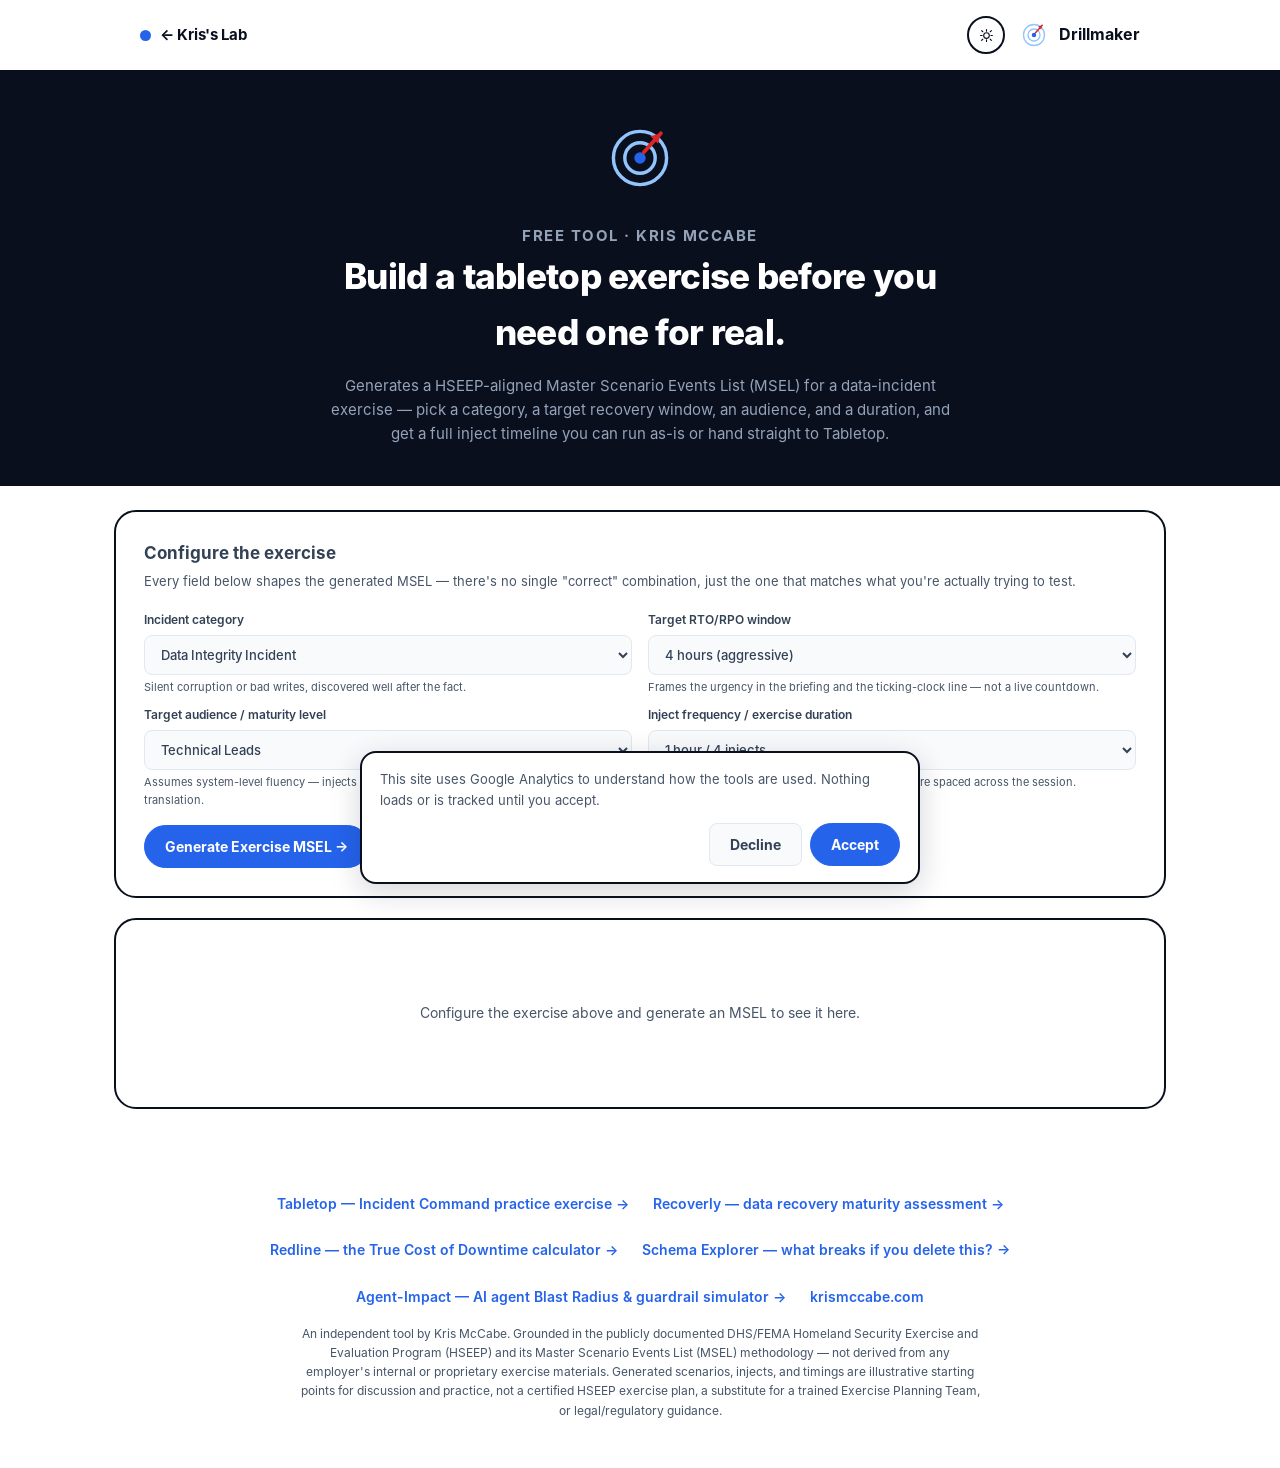
<file: drillmaker/index.html>
<!DOCTYPE html>
<html lang="en-GB">
<head>
<!-- Apply a stored theme choice before first paint, so there's no flash
     of the wrong theme while lab-theme.js is still loading. -->
<script>
(function(){try{var t=localStorage.getItem('lab-theme');if(t==='light'||t==='dark'){document.documentElement.setAttribute('data-theme',t);}}catch(e){}})();
</script>
<!-- Google Analytics - only loads after cookie consent, see banner script below -->
<script>
  window.dataLayer = window.dataLayer || [];
  function gtag(){dataLayer.push(arguments);}
  function loadGoogleAnalytics(){
    var s = document.createElement('script');
    s.async = true;
    s.src = 'https://www.googletagmanager.com/gtag/js?id=G-QE309XG3DJ';
    document.head.appendChild(s);
    gtag('js', new Date());
    gtag('config', 'G-QE309XG3DJ');
  }
</script>
<meta charset="UTF-8" />
<meta name="viewport" content="width=device-width, initial-scale=1" />
<title>Drillmaker — Incident Exercise &amp; MSEL Inject Generator | Kris McCabe</title>
<link rel="icon" href="/favicon.ico" sizes="any">
<link rel="icon" href="/favicon-32.png" type="image/png" sizes="32x32">
<link rel="icon" href="/favicon-16.png" type="image/png" sizes="16x16">
<link rel="apple-touch-icon" href="/apple-touch-icon.png">
<meta name="description" content="Generate a HSEEP-aligned Master Scenario Events List for a data-incident tabletop exercise, then run it live in Tabletop." />
<meta property="og:type" content="website">
<meta property="og:site_name" content="Kris's Lab">
<meta property="og:title" content="Drillmaker — Incident Exercise &amp; MSEL Inject Generator">
<meta property="og:description" content="Generate a HSEEP-aligned Master Scenario Events List for a data-incident tabletop exercise, then run it live in Tabletop.">
<meta property="og:url" content="https://lab.krismccabe.com/drillmaker/">
<meta property="og:image" content="https://lab.krismccabe.com/og-image.png">
<meta property="og:image:width" content="1200">
<meta property="og:image:height" content="630">
<meta name="twitter:card" content="summary_large_image">
<meta name="twitter:title" content="Drillmaker — Incident Exercise &amp; MSEL Inject Generator">
<meta name="twitter:description" content="Generate a HSEEP-aligned Master Scenario Events List for a data-incident tabletop exercise, then run it live in Tabletop.">
<meta name="twitter:image" content="https://lab.krismccabe.com/og-image.png">
<link rel="stylesheet" href="/assets/lab.css?v=6">
<script src="/assets/lab-theme.js?v=1" defer></script>
<style>
  .lab-header-inner { max-width: 1000px; display:flex; align-items:center; justify-content:space-between; }

  .hero { padding: 48px 24px 40px; }
  .hero h1 { color: #fff; font-size: clamp(1.6rem, 4vw, 2.2rem); font-weight: 800; letter-spacing: -0.02em; margin: 0 0 14px; max-width: 680px; margin-left: auto; margin-right: auto; }
  .hero p { color: #94A3B8; font-size: 15px; max-width: 620px; margin: 0 auto; }

  .wrap { max-width: 1000px; margin: 0 auto; padding: 24px 20px 64px; }
  .panel h2 { font-size: 17px; font-weight: 700; color: var(--text); margin: 0 0 4px; }
  .panel .sub { font-size: 13px; color: var(--text-muted); margin: 0 0 18px; }

  .field-row { display: grid; grid-template-columns: repeat(auto-fit, minmax(210px, 1fr)); gap: 16px; margin-bottom: 8px; }
  .field label { display: block; font-size: 12px; font-weight: 600; color: var(--text); margin-bottom: 6px; }
  .field .hint { display: block; font-size: 11px; font-weight: 400; color: var(--text-muted); margin-top: 4px; }
  select.dm-select { width: 100%; border: 1px solid var(--border); border-radius: 8px; background: var(--surface); padding: 10px 12px; font-family: inherit; font-size: 13px; color: var(--text); font-weight: 500; }
  select.dm-select:focus { outline: 2px solid var(--accent); outline-offset: -2px; }

  .btn { border: 1px solid var(--border); background: var(--surface); color: var(--text); font-family: inherit; font-size: 14px; font-weight: 700; padding: 12px 20px; border-radius: 8px; cursor: pointer; text-decoration: none; transition: border-color 0.15s ease, background 0.15s ease; display: inline-flex; align-items: center; gap: 6px; }
  .btn:hover { border-color: var(--accent); background: rgba(37, 99, 235, 0.12); text-decoration: none; }
  .btn.primary { background: var(--accent); border-color: var(--accent); color: #fff; }
  .btn.primary:hover { background: var(--accent-hv); border-color: var(--accent-hv); color: #fff; }
  .btn.ghost { background: var(--panel-bg); }
  .btn[disabled] { opacity: 0.5; cursor: not-allowed; }

  .overview-grid { display: grid; grid-template-columns: repeat(auto-fit, minmax(220px, 1fr)); gap: 16px; margin-top: 16px; }
  .overview-card { background: var(--surface-2); border-radius: 10px; padding: 16px 18px; }
  .overview-card h3 { font-size: 11px; font-weight: 700; text-transform: uppercase; letter-spacing: 0.06em; color: var(--accent); margin: 0 0 8px; }
  .overview-card p, .overview-card li { font-size: 13px; color: var(--text); margin: 0; }
  .overview-card ul { margin: 0; padding-left: 18px; }
  .overview-card li { margin-bottom: 4px; }

  .inject-list { display: flex; flex-direction: column; gap: 12px; margin-top: 16px; }
  .inject-card { border: 1px solid var(--border); border-radius: 10px; padding: 16px 18px; background: var(--surface); }
  .inject-card.wildcard { border-color: var(--amber); background: var(--amber-bg); }
  .inject-head { display: flex; justify-content: space-between; align-items: baseline; flex-wrap: wrap; gap: 8px; margin-bottom: 8px; }
  .inject-id { font-size: 12px; font-weight: 800; color: var(--text); letter-spacing: 0.02em; }
  .inject-time { font-size: 12px; font-weight: 700; color: var(--accent); }
  .inject-card.wildcard .inject-time { color: #92400E; }
  .inject-source { font-size: 10px; font-weight: 700; text-transform: uppercase; letter-spacing: 0.06em; color: var(--text-muted); margin-bottom: 6px; }
  .inject-body { font-size: 14px; color: var(--text); margin: 0 0 8px; }
  .inject-action { font-size: 12px; color: var(--text-muted); border-left: 3px solid var(--accent); padding-left: 10px; }
  .inject-card.wildcard .inject-action { border-left-color: var(--amber); }
  .wildcard-badge { display: inline-block; font-size: 10px; font-weight: 800; text-transform: uppercase; letter-spacing: 0.06em; color: var(--amber); background: var(--amber-bg); padding: 2px 8px; border-radius: 10px; margin-right: 8px; }

  .action-bar { display: flex; flex-wrap: wrap; gap: 10px; margin-top: 20px; }

  .save-row { display: flex; flex-wrap: wrap; gap: 8px; align-items: center; margin-top: 14px; padding-top: 14px; border-top: 1px solid var(--border); }
  .save-row input[type="text"] { flex: 1 1 180px; padding: 9px 12px; border: 1px solid var(--border); border-radius: 8px; font-family: inherit; font-size: 13px; }
  .saved-list { margin-top: 12px; }
  .saved-item { display: flex; justify-content: space-between; align-items: center; gap: 10px; padding: 10px 12px; border-radius: 8px; background: var(--surface-2); margin-bottom: 6px; font-size: 13px; }
  .saved-item .name { font-weight: 700; color: var(--text); }
  .saved-item .meta { font-size: 11px; color: var(--text-muted); }
  .saved-item .actions { display: flex; gap: 6px; }
  .saved-item button { border: 1px solid var(--border); background: var(--panel-bg); border-radius: 6px; padding: 5px 10px; font-size: 11px; font-weight: 700; cursor: pointer; font-family: inherit; }
  .saved-item button.danger { color: var(--risk); border-color: var(--risk-bg); }

  .result-empty { text-align: center; padding: 40px 24px; color: var(--text-muted); font-size: 14px; }

  footer { max-width: 1000px; }
  footer .disclaimer { max-width: 680px; }

  @media (max-width: 640px) { .panel { padding: 20px; } }

  @media print {
    .no-print { display: none !important; }
    body { background: #fff; }
    .wrap { margin-top: 0; padding-top: 24px; }
    .panel { box-shadow: none; border: 1px solid #ccc; break-inside: avoid; }
    .inject-card { break-inside: avoid; }
  }
</style>
<script type="application/ld+json">
{
  "@context": "https://schema.org",
  "@type": "SoftwareApplication",
  "name": "Drillmaker — Incident Exercise & MSEL Inject Generator",
  "description": "Generate a HSEEP-aligned Master Scenario Events List for a data-incident tabletop exercise, then run it live in Tabletop.",
  "url": "https://lab.krismccabe.com/drillmaker/",
  "applicationCategory": "BusinessApplication",
  "operatingSystem": "Any (runs in browser)",
  "isAccessibleForFree": true,
  "offers": {
    "@type": "Offer",
    "price": "0",
    "priceCurrency": "USD"
  },
  "author": {
    "@type": "Person",
    "name": "Kris McCabe",
    "url": "https://krismccabe.com/"
  }
}
</script>
<link rel="stylesheet" href="/assets/swiss.css?v=5">
</head>
<body>
<a class="skip-link" href="#main-content">Skip to content</a>

<div class="cookie-banner" id="cookie-banner" role="dialog" aria-label="Cookie consent">
  <p>This site uses Google Analytics to understand how the tools are used. Nothing loads or is tracked until you accept.</p>
  <div class="cookie-banner-actions">
    <button type="button" id="cookie-decline" class="btn small">Decline</button>
    <button type="button" id="cookie-accept" class="btn primary small">Accept</button>
  </div>
</div>
<script>
(function(){
  var consent = localStorage.getItem('cookie-consent');
  if (consent === 'granted') { loadGoogleAnalytics(); return; }
  if (consent === 'denied') { return; }
  var banner = document.getElementById('cookie-banner');
  banner.style.display = 'flex';
  document.getElementById('cookie-accept').addEventListener('click', function(){
    localStorage.setItem('cookie-consent', 'granted');
    banner.style.display = 'none';
    loadGoogleAnalytics();
  });
  document.getElementById('cookie-decline').addEventListener('click', function(){
    localStorage.setItem('cookie-consent', 'denied');
    banner.style.display = 'none';
  });
})();
</script>

  <header class="lab-header no-print">
    <div class="lab-header-inner">
      <a class="lab-back" href="/">&#8592; Kris's Lab</a>
      <div style="display:flex; align-items:center; gap:14px;">
        <button type="button" id="theme-toggle" class="theme-toggle" aria-label="Toggle dark mode" aria-pressed="false">
          <svg class="icon-sun" viewBox="0 0 24 24" width="15" height="15" fill="none" stroke="currentColor" stroke-width="1.8" stroke-linecap="round" aria-hidden="true">
            <circle cx="12" cy="12" r="4.5"/>
            <path d="M12 2.5v2.5M12 19v2.5M4.2 4.2l1.8 1.8M18 18l1.8 1.8M2.5 12h2.5M19 12h2.5M4.2 19.8l1.8-1.8M18 6l1.8-1.8"/>
          </svg>
          <svg class="icon-moon" viewBox="0 0 24 24" width="15" height="15" fill="none" stroke="currentColor" stroke-width="1.8" stroke-linecap="round" stroke-linejoin="round" aria-hidden="true">
            <path d="M20 14.2A8.5 8.5 0 1 1 9.8 4a7 7 0 0 0 10.2 10.2Z"/>
          </svg>
        </button>
        <span style="display:flex; align-items:center; gap:8px; color:#fff; font-weight:700; font-size:14px;">
        <svg viewBox="0 0 40 40" width="22" height="22" xmlns="http://www.w3.org/2000/svg" aria-hidden="true">
          <circle cx="20" cy="20" r="14" fill="none" stroke="#93C5FD" stroke-width="1.8"/>
          <circle cx="20" cy="20" r="8" fill="none" stroke="#93C5FD" stroke-width="1.8"/>
          <circle cx="20" cy="20" r="3" fill="#2563EB"/>
          <line x1="31" y1="7" x2="22" y2="17" stroke="#DC2626" stroke-width="2" stroke-linecap="round"/>
          <path d="M31 7 L25.5 8.5 L29.5 12.5 Z" fill="#DC2626"/>
        </svg>
        Drillmaker
      </span>
      </div>
    </div>
  </header>

  <div class="hero" id="main-content">
    <svg viewBox="0 0 40 40" width="48" height="48" xmlns="http://www.w3.org/2000/svg" aria-hidden="true" style="margin-bottom:16px;">
      <circle cx="20" cy="20" r="14" fill="none" stroke="#93C5FD" stroke-width="1.8"/>
      <circle cx="20" cy="20" r="8" fill="none" stroke="#93C5FD" stroke-width="1.8"/>
      <circle cx="20" cy="20" r="3" fill="#2563EB"/>
      <line x1="31" y1="7" x2="22" y2="17" stroke="#DC2626" stroke-width="2" stroke-linecap="round"/>
      <path d="M31 7 L25.5 8.5 L29.5 12.5 Z" fill="#DC2626"/>
    </svg>
    <p class="eyebrow">Free tool &middot; Kris McCabe</p>
    <h1>Build a tabletop exercise before you need one for real.</h1>
    <p>Generates a HSEEP-aligned Master Scenario Events List (MSEL) for a data-incident exercise &mdash; pick a category, a target recovery window, an audience, and a duration, and get a full inject timeline you can run as-is or hand straight to Tabletop.</p>
  </div>

  <div class="wrap">

    <div class="panel no-print">
      <h2>Configure the exercise</h2>
      <p class="sub">Every field below shapes the generated MSEL &mdash; there's no single "correct" combination, just the one that matches what you're actually trying to test.</p>

      <div class="field-row">
        <div class="field">
          <label for="dm-category">Incident category</label>
          <select id="dm-category" class="dm-select"></select>
          <span class="hint" id="dm-category-hint"></span>
        </div>
        <div class="field">
          <label for="dm-window">Target RTO/RPO window</label>
          <select id="dm-window" class="dm-select"></select>
          <span class="hint">Frames the urgency in the briefing and the ticking-clock line &mdash; not a live countdown.</span>
        </div>
      </div>
      <div class="field-row">
        <div class="field">
          <label for="dm-audience">Target audience / maturity level</label>
          <select id="dm-audience" class="dm-select"></select>
          <span class="hint" id="dm-audience-hint"></span>
        </div>
        <div class="field">
          <label for="dm-duration">Inject frequency / exercise duration</label>
          <select id="dm-duration" class="dm-select"></select>
          <span class="hint">Sets how many injects are generated and how they're spaced across the session.</span>
        </div>
      </div>

      <button class="btn primary" id="generate-btn" style="margin-top:8px;">Generate Exercise MSEL &rarr;</button>
    </div>

    <div class="panel" id="result-panel" aria-live="polite">
      <div class="result-empty"><p>Configure the exercise above and generate an MSEL to see it here.</p></div>
    </div>

  </div>

  <footer>
    <div class="links">
      <a href="/tabletop/" target="_blank" rel="noopener">Tabletop &mdash; Incident Command practice exercise &rarr;</a>
      <a href="/recoverly/" target="_blank" rel="noopener">Recoverly &mdash; data recovery maturity assessment &rarr;</a>
      <a href="/redline/" target="_blank" rel="noopener">Redline &mdash; the True Cost of Downtime calculator &rarr;</a>
      <a href="/schema-explorer/" target="_blank" rel="noopener">Schema Explorer &mdash; what breaks if you delete this? &rarr;</a>
      <a href="/agent-impact/" target="_blank" rel="noopener">Agent-Impact &mdash; AI agent Blast Radius &amp; guardrail simulator &rarr;</a>
      <a href="https://krismccabe.com" target="_blank" rel="noopener">krismccabe.com</a>
    </div>
    <p class="disclaimer">An independent tool by Kris McCabe. Grounded in the publicly documented DHS/FEMA Homeland Security Exercise and Evaluation Program (HSEEP) and its Master Scenario Events List (MSEL) methodology &mdash; not derived from any employer's internal or proprietary exercise materials. Generated scenarios, injects, and timings are illustrative starting points for discussion and practice, not a certified HSEEP exercise plan, a substitute for a trained Exercise Planning Team, or legal/regulatory guidance.</p>
  </footer>

<script>
  // ---------------------------------------------------------------
  // DATA — five incident categories, each with a pool of MSEL-style
  // injects authored in roughly escalating order. The generator samples
  // a subset (preserving that order) rather than fully shuffling, so a
  // shorter exercise still reads as one coherent arc, not a random grab
  // bag. Business-level narrative only, matching the rest of the lab -
  // no technical exploit detail.
  // ---------------------------------------------------------------
  const CATEGORIES = [
    {
      id: 'data-integrity', label: 'Data Integrity Incident',
      desc: 'Silent corruption or bad writes, discovered well after the fact.',
      objective: 'Test whether the team can size up silent data corruption before assuming it’s a one-off, escalate accurately once the real scope is known, and coordinate the technical correction with stakeholder communication.',
      scope: 'Detection through stakeholder notification and closure. Not a substitute for a live data-recovery drill against real production systems.',
      injects: [
        { source: 'Monitoring Alert', body: 'A data quality monitor flags a 4% spike in anomalous record updates on the CRM sync job over the last hour.', action: 'Confirm this is real and not a monitoring false positive before escalating further.' },
        { source: 'Customer Support Escalation', body: 'Support has fielded three tickets this morning from customers reporting incorrect account balances.', action: 'Determine whether these are connected to the sync anomaly or unrelated.' },
        { source: 'Internal Engineering', body: 'The on-call engineer reports the anomaly traces back six days, not six hours — the exact start time is still unclear.', action: 'Reassess the scope of affected records now that the window has grown.' },
        { source: 'Executive / Board', body: 'The VP of Sales asks directly in the incident channel: "Is my pipeline data trustworthy right now, yes or no?"', action: 'Give the Incident Commander a clear, honest answer without overstating current certainty.' },
        { source: 'External Regulator', body: 'Legal flags that, depending on which records were affected, this may trigger a data accuracy disclosure obligation.', action: 'Assign someone specifically to track the regulatory question, separate from the technical fix.' },
        { source: 'Vendor / Partner', body: 'The integration vendor’s status page shows no reported incident on their end.', action: 'Decide whether to keep pursuing a vendor-side cause or refocus internally.' },
        { source: 'Monitoring Alert', body: 'A second, unrelated data quality alert fires on a different object type.', action: 'Determine if this is the same root cause spreading, or a coincidental second issue.' },
        { source: 'Media / Social', body: 'A customer posts on social media asking why their dashboard numbers "don’t add up."', action: 'Decide whether and how Communications should respond publicly.' },
        { source: 'Internal Engineering', body: 'The proposed fix is ready, but nobody has independently verified it matches the original, uncorrupted data.', action: 'Confirm a second person checks the fix before it goes live.' },
        { source: 'Executive / Board', body: 'Leadership asks for a written summary of exactly which customers and records were affected, for tomorrow’s board update.', action: 'Confirm the incident record can actually answer that question yet.' }
      ]
    },
    {
      id: 'api-outage', label: 'API / Integration Outage',
      desc: 'A critical integration between two systems fails mid-flow.',
      objective: 'Test detection and triage of a failed integration, coordination between the owning team and dependent downstream teams, and a clear customer-facing communication decision made under uncertainty.',
      scope: 'Detection through service restoration and post-incident communication. Assumes the underlying platform itself is healthy.',
      injects: [
        { source: 'Monitoring Alert', body: 'API error rate on the order-sync integration jumps from 0.1% to 38% over five minutes.', action: 'Confirm blast radius: which downstream systems and customers actually depend on this integration.' },
        { source: 'Customer Support Escalation', body: 'Two enterprise customers report that orders placed in the last hour aren’t appearing in their fulfilment system.', action: 'Confirm whether this maps to the same integration or a separate issue.' },
        { source: 'Internal Engineering', body: 'The team that owns the receiving system says they’ve made no changes on their end today.', action: 'Decide who leads root-cause investigation given both sides say it isn’t them.' },
        { source: 'Vendor / Partner', body: 'The third-party API provider’s status page is still green, despite your own error logs showing consistent failures.', action: 'Decide whether to open a support ticket with the vendor now or keep investigating internally first.' },
        { source: 'Executive / Board', body: 'Sales leadership asks whether today’s enterprise renewal call should be rescheduled given the outage.', action: 'Give a clear recommendation, not just a status update.' },
        { source: 'Monitoring Alert', body: 'The error rate briefly drops to normal for twelve minutes, then spikes again.', action: 'Decide whether this counts as resolved-then-recurring, or was never actually fixed.' },
        { source: 'Internal Engineering', body: 'A queued backlog of failed sync attempts is growing, and nobody has confirmed what happens if it’s replayed all at once when the fix lands.', action: 'Assign someone to plan the backlog replay before flipping the fix live.' },
        { source: 'Customer Support Escalation', body: 'Support asks for an approved customer-facing statement, since customers are now asking support directly instead of waiting for status page updates.', action: 'Decide who owns approving external-facing language, and how fast.' },
        { source: 'External Regulator', body: 'One affected customer is in a regulated industry and asks whether this outage constitutes a reportable service disruption under their contract.', action: 'Route this to whoever actually owns that contractual question, not whoever’s online.' },
        { source: 'Monitoring Alert', body: 'The integration recovers, but reconciliation shows roughly 200 orders processed out of sequence.', action: 'Confirm the fix and the data are both actually correct, not just that traffic looks normal again.' }
      ]
    },
    {
      id: 'cloud-region', label: 'Cloud Region Failure',
      desc: 'Your primary application region becomes unreachable, no ETA given.',
      objective: 'Test failover decision-making, coordination during extended uncertainty with no vendor ETA, and reconciliation planning for any interim manual work.',
      scope: 'From the initial regional alert through service restoration and reconciliation of any manual workaround. Not a test of the underlying cloud vendor’s own recovery.',
      injects: [
        { source: 'Monitoring Alert', body: 'Uptime monitoring shows your primary application region as unreachable across all health checks.', action: 'Confirm scope: is this genuinely regional, or a narrower issue that looks regional?' },
        { source: 'Vendor / Partner', body: 'The cloud provider’s status page confirms a regional incident but gives no estimated time to resolution.', action: 'Decide how long to wait before manual workarounds are authorised.' },
        { source: 'Internal Engineering', body: 'Failover to the secondary region is technically possible, but hasn’t been tested in the last two quarters.', action: 'Weigh the real risk of an untested failover against continued full outage.' },
        { source: 'Customer Support Escalation', body: 'Support reports a wave of tickets, and a few customers are threatening to invoke SLA credit clauses.', action: 'Decide what customers should actually be told, and by when.' },
        { source: 'Internal Engineering', body: 'Someone has already started manually re-entering urgent orders into a spreadsheet to keep the business moving.', action: 'Decide now how that manual work will be reconciled once the platform returns — not later.' },
        { source: 'Executive / Board', body: 'Leadership asks whether this is bad enough to trigger the formal Business Continuity Plan.', action: 'Make and own that call, rather than letting it linger unanswered.' },
        { source: 'Vendor / Partner', body: 'The vendor’s status page updates to "identified," but still with no ETA.', action: 'Decide whether "identified" changes anything about your current plan.' },
        { source: 'Monitoring Alert', body: 'The region comes back up, but health checks show it flapping between healthy and unhealthy for several minutes.', action: 'Confirm real stability before declaring recovery, not just a first green check.' },
        { source: 'Internal Engineering', body: 'Traffic is failing back to the primary region automatically, faster than the team can verify data consistency.', action: 'Decide whether to let automatic failback proceed or intervene manually.' },
        { source: 'Customer Support Escalation', body: 'Support asks for one final, agreed timeline of what happened, since customers are getting different answers depending on who they ask.', action: 'Confirm one consistent version of events exists before it goes external.' }
      ]
    },
    {
      id: 'vendor-disruption', label: 'Vendor / SaaS Disruption',
      desc: 'A critical third-party platform your team depends on goes down.',
      objective: 'Test the team’s ability to respond to a critical vendor outage outside its own control, decide on contingency measures, and manage stakeholder expectations without a clear resolution timeline.',
      scope: 'From the initial vendor disruption through service restoration and any necessary contractual follow-up. Assumes your own infrastructure is unaffected.',
      injects: [
        { source: 'Monitoring Alert', body: 'The critical SaaS platform your team depends on for case management returns server errors for all requests.', action: 'Confirm this is vendor-side and not a configuration issue on your end.' },
        { source: 'Vendor / Partner', body: 'The vendor’s support line says they’re "aware and investigating," with no further detail.', action: 'Decide what to do while genuinely waiting on someone else.' },
        { source: 'Customer Support Escalation', body: 'Support can’t log or update customer cases at all while the platform is down.', action: 'Agree on a manual, temporary fallback process right now, not after the backlog grows.' },
        { source: 'Executive / Board', body: 'Leadership asks if this is a reason to accelerate the vendor contract renegotiation already underway.', action: 'Note the question, but don’t let it distract from the live incident response.' },
        { source: 'Internal Engineering', body: 'A workaround exists using a different, less complete internal tool, but almost no one currently on shift is trained on it.', action: 'Decide whether the workaround is worth the training gap right now.' },
        { source: 'Vendor / Partner', body: 'The vendor announces resolution, but your team’s own testing still shows intermittent errors.', action: 'Decide whose word to trust: the vendor’s status page, or your own testing.' },
        { source: 'Customer Support Escalation', body: 'The manual fallback process has created a backlog of cases logged on paper or in a spreadsheet.', action: 'Assign clear ownership of reconciling that backlog once the platform is stable again.' },
        { source: 'External Regulator', body: 'One customer’s contract includes a specific uptime guarantee tied to this exact vendor dependency.', action: 'Route the contractual question to whoever actually owns it, rather than guessing an answer live.' },
        { source: 'Monitoring Alert', body: 'The platform stabilises, but a specific feature used by your highest-value customers is still broken.', action: 'Confirm "mostly working" isn’t quietly declared as "fully resolved."' },
        { source: 'Executive / Board', body: 'Leadership asks for a same-day written account of vendor dependency risk, given how much this incident depended on someone else’s outage.', action: 'Confirm whether that’s realistic today, or needs to be scheduled properly.' }
      ]
    },
    {
      id: 'ransomware', label: 'Ransomware / Security Boundary Event',
      desc: 'A suspected security boundary event with regulatory and legal exposure.',
      objective: 'Test coordinated response to a suspected security boundary event, including the decision points around legal/regulatory exposure, evidence preservation, and technical recovery happening in parallel rather than in conflict.',
      scope: 'Business-level decision-making only. Does not simulate specific technical exploitation, malware behaviour, or attacker techniques.',
      injects: [
        { source: 'Monitoring Alert', body: 'Multiple endpoints report unusual encryption activity outside normal business hours.', action: 'Confirm scope and stop further spread before anything else.' },
        { source: 'Internal Engineering', body: 'IT reports a ransom note has appeared on at least one affected system.', action: 'Immediately treat this as a security incident, not a routine IT outage.' },
        { source: 'Executive / Board', body: 'Leadership asks whether law enforcement should be contacted, and by whom.', action: 'Assign clear ownership of that decision rather than letting it drift.' },
        { source: 'External Regulator', body: 'Legal confirms that, depending on what data was on the affected systems, this may trigger a regulatory notification obligation.', action: 'Assign someone specifically to confirm what data was actually exposed, separate from the technical recovery.' },
        { source: 'Internal Engineering', body: 'Backups exist, but nobody present can confirm with certainty when they were last successfully tested.', action: 'Decide how much to trust the backups before relying on them for recovery.' },
        { source: 'Vendor / Partner', body: 'An external security vendor offers rapid incident-response support, at significant cost, with a decision needed within the hour.', action: 'Route that spend decision to whoever actually has the authority to approve it.' },
        { source: 'Customer Support Escalation', body: 'Support asks what, if anything, customers should be told right now.', action: 'Decide on a holding statement rather than saying nothing until every fact is confirmed.' },
        { source: 'Monitoring Alert', body: 'A second, separate system shows signs of compromise, distinct from the first.', action: 'Reassess whether this is one incident or two, and adjust scope accordingly.' },
        { source: 'Internal Engineering', body: 'The recovery team wants to bring systems back online before full forensic evidence has been captured.', action: 'Weigh recovery speed against the risk of losing evidence needed for the regulatory and legal follow-up.' },
        { source: 'Executive / Board', body: 'Leadership asks for a single, confirmed timeline of events for a board briefing this evening.', action: 'Confirm whether the incident record can actually support that yet, or needs more time.' }
      ]
    }
  ];

  const WINDOWS = [
    { id: '4h', label: '4 hours (aggressive)', hours: 4, framing: 'a tight 4-hour recovery window' },
    { id: '12h', label: '12 hours', hours: 12, framing: 'a 12-hour recovery window' },
    { id: '24h', label: '24 hours (one business day)', hours: 24, framing: 'a 24-hour recovery window' },
    { id: '72h', label: '72 hours (regulatory-adjacent)', hours: 72, framing: 'a 72-hour recovery window, close to common regulatory notification deadlines' }
  ];

  const AUDIENCES = [
    { id: 'technical-leads', label: 'Technical Leads', note: 'Assumes system-level fluency — injects can reference specific technical detail without translation.', roles: ['Incident Commander (Technical)', 'Engineering Lead', 'Site Reliability / Operations', 'QA / Validation Owner'] },
    { id: 'executive-ic', label: 'Executive Incident Command', note: 'Framed for decision-makers who need the business impact and the ask, not the technical mechanism.', roles: ['Executive Incident Commander', 'Communications Lead', 'Legal / Compliance Liaison', 'Business Unit Owner'] },
    { id: 'cross-functional', label: 'Cross-functional (mixed)', note: 'Assumes a mixed room — every inject needs to make sense to both technical and non-technical roles.', roles: ['Incident Commander', 'Operations Lead', 'Communications / PIO', 'Planning / Documentation Lead'] }
  ];

  const DURATIONS = [
    { id: '1h-4', label: '1 hour / 4 injects', minutes: 60, count: 4 },
    { id: '2h-6', label: '2 hours / 6 injects', minutes: 120, count: 6 },
    { id: 'halfday-8', label: 'Half-day / 8 injects', minutes: 240, count: 8 },
    { id: 'fullday-10', label: 'Full-day / 10 injects', minutes: 480, count: 10 }
  ];

  const WILDCARDS = [
    'The one engineer who knows this system best is unreachable — out of signal range for the next two hours.',
    'The primary incident chat channel is accidentally archived mid-response, and nobody notices for ten minutes.',
    'A second, completely unrelated alert fires at the same time, splitting the team’s attention.',
    'Half the response team is already offsite at a company event when this starts.',
    'The incident bridge call has a dial-in limit, and three people can’t get on.',
    'A journalist emails asking for comment, an hour before anyone planned to say anything publicly.',
    'The person who normally owns customer communications is on leave, with no clear backup named.',
    'A senior stakeholder joins the call and starts giving direct instructions that bypass the Incident Commander.',
    'The runbook everyone assumed existed for this scenario turns out to be six months out of date.',
    'Time zones split the team roughly in half, with part of the room asleep when the last inject landed.',
    'The incident tracking document is accidentally being edited by two people at once, and conflicting versions appear.',
    'IT security asks the team to pause all changes pending their own review, right as a fix is about to ship.'
  ];

  // ---------------------------------------------------------------
  // GENERATOR
  // ---------------------------------------------------------------
  function shuffledIndices(n) {
    const arr = Array.from({ length: n }, (_, i) => i);
    for (let i = arr.length - 1; i > 0; i--) {
      const j = Math.floor(Math.random() * (i + 1));
      [arr[i], arr[j]] = [arr[j], arr[i]];
    }
    return arr;
  }

  function fmtOffset(minutes) {
    minutes = Math.round(minutes);
    if (minutes === 0) return 'T+00';
    if (minutes < 60) return 'T+' + minutes + 'm';
    const h = Math.floor(minutes / 60), m = minutes % 60;
    return 'T+' + h + 'h' + (m > 0 ? m + 'm' : '');
  }

  let currentResult = null;

  function generate() {
    const category = CATEGORIES.find(c => c.id === document.getElementById('dm-category').value);
    const windowDef = WINDOWS.find(w => w.id === document.getElementById('dm-window').value);
    const audience = AUDIENCES.find(a => a.id === document.getElementById('dm-audience').value);
    const duration = DURATIONS.find(d => d.id === document.getElementById('dm-duration').value);

    // Sample a random subset, but restore ascending pool order afterward -
    // the pool is authored as one escalating arc, so a shorter exercise
    // should read as a compressed version of that arc, not a shuffled grab
    // bag of unrelated beats.
    const order = shuffledIndices(category.injects.length).slice(0, duration.count).sort((a, b) => a - b);
    const injects = order.map((poolIdx, i) => {
      const src = category.injects[poolIdx];
      const offsetMinutes = duration.count > 1 ? (duration.minutes * i) / (duration.count - 1) : 0;
      return {
        id: 'INJ-' + String(i + 1).padStart(2, '0'),
        time: fmtOffset(offsetMinutes),
        source: src.source,
        body: src.body,
        action: src.action,
        wildcard: false
      };
    });

    currentResult = { category, windowDef, audience, duration, injects, wildcard: null };
    renderResult();
  }

  function rollWildcard() {
    if (!currentResult) return;
    const text = WILDCARDS[Math.floor(Math.random() * WILDCARDS.length)];
    const offsetMinutes = currentResult.duration.minutes * 0.7;
    currentResult.wildcard = {
      id: 'INJ-WC',
      time: fmtOffset(offsetMinutes),
      source: 'Wildcard — Exercise Controller',
      body: text,
      action: 'There’s no prepared answer for this — see how the team actually responds, then capture it for the After-Action Review.',
      wildcard: true
    };
    renderResult();
  }

  function briefingSummary(r) {
    return 'A ' + r.category.label.toLowerCase() + ' exercise, scoped for ' + r.audience.label.toLowerCase() +
      ', built around ' + r.windowDef.framing + '. Run over ' + r.duration.label.toLowerCase() + '.';
  }

  function clockLine(r) {
    return 'The team is working against ' + r.windowDef.framing + ' — every inject below lands with that clock already running.';
  }

  function renderResult() {
    const panel = document.getElementById('result-panel');
    if (!currentResult) {
      panel.innerHTML = '<div class="result-empty"><p>Configure the exercise above and generate an MSEL to see it here.</p></div>';
      return;
    }
    const r = currentResult;
    let html = '<h2>' + r.category.label + ' Tabletop Exercise</h2>';
    html += '<p class="sub">' + briefingSummary(r) + '</p>';

    html += '<div class="overview-grid">';
    html += '<div class="overview-card"><h3>Objective</h3><p>' + r.category.objective + '</p></div>';
    html += '<div class="overview-card"><h3>Scope</h3><p>' + r.category.scope + '</p></div>';
    html += '<div class="overview-card"><h3>Target roles</h3><ul>' + r.audience.roles.map(role => '<li>' + role + '</li>').join('') + '</ul></div>';
    html += '</div>';

    html += '<div class="inject-list">';
    r.injects.forEach(inj => { html += injectCardHtml(inj); });
    if (r.wildcard) html += injectCardHtml(r.wildcard);
    html += '</div>';

    html += '<p class="sub no-print" style="margin-top:20px; margin-bottom:0;">Roll a curveball to test adaptability, print this MSEL for the room, or launch it live in Tabletop — that carries this exact scenario over, not just a link to its homepage.</p>';
    html += '<div class="action-bar no-print">';
    html += '<button class="btn ghost" id="wildcard-btn">&#127922; Roll a Wildcard Inject</button>';
    html += '<a class="btn primary" id="launch-tabletop-btn" href="/tabletop/" target="_blank" rel="noopener">Launch in Tabletop &rarr;</a>';
    html += '<button class="btn ghost" id="print-btn">&#128424; Export Printable MSEL</button>';
    html += '<button class="btn ghost" id="download-md-btn">&#8681; Download Markdown Guide</button>';
    html += '</div>';

    html += '<div class="save-row no-print">';
    html += '<input type="text" id="save-name-input" placeholder="Name this MSEL to save it (e.g. “Q3 ransomware drill”)">';
    html += '<button class="btn" id="save-msel-btn">Save this MSEL</button>';
    html += '</div>';
    html += '<div class="saved-list no-print" id="saved-list"></div>';

    panel.innerHTML = html;

    document.getElementById('wildcard-btn').addEventListener('click', rollWildcard);
    document.getElementById('print-btn').addEventListener('click', () => window.print());
    document.getElementById('download-md-btn').addEventListener('click', () => downloadMarkdown(r));
    document.getElementById('save-msel-btn').addEventListener('click', saveCurrentMsel);
    document.getElementById('launch-tabletop-btn').href = buildTabletopUrl(r);

    renderSavedList();
  }

  function injectCardHtml(inj) {
    let html = '<div class="inject-card' + (inj.wildcard ? ' wildcard' : '') + '">';
    html += '<div class="inject-head"><span class="inject-id">' + (inj.wildcard ? '<span class="wildcard-badge">Wildcard</span>' : '') + inj.id + '</span><span class="inject-time">' + inj.time + '</span></div>';
    html += '<p class="inject-source">' + inj.source + '</p>';
    html += '<p class="inject-body">' + inj.body + '</p>';
    html += '<p class="inject-action"><strong>Expected action:</strong> ' + inj.action + '</p>';
    html += '</div>';
    return html;
  }

  // ---------------------------------------------------------------
  // TABLETOP HANDOFF — mirrors Redline's URL-param handoff to Recoverly:
  // one generated set of facts, not two tools quietly disagreeing.
  // ---------------------------------------------------------------
  function b64EncodeUnicode(str) {
    return btoa(encodeURIComponent(str).replace(/%([0-9A-F]{2})/g, (m, p1) => String.fromCharCode('0x' + p1)));
  }

  function buildTabletopUrl(r) {
    const opening = r.injects[0];
    const midIndex = Math.min(r.injects.length - 1, Math.ceil(r.injects.length / 2));
    const complicationSource = r.wildcard || r.injects[midIndex];
    const payload = {
      name: r.category.label + ' (from Drillmaker)',
      desc: briefingSummary(r),
      trigger: opening.source + ': "' + opening.body + '"',
      clock: clockLine(r),
      complication: complicationSource.source + ': "' + complicationSource.body + '"'
    };
    const encoded = encodeURIComponent(b64EncodeUnicode(JSON.stringify(payload)));
    return '/tabletop/?scenario=' + encoded;
  }

  // ---------------------------------------------------------------
  // MARKDOWN EXPORT — client-side Blob download, no server round-trip.
  // ---------------------------------------------------------------
  function downloadMarkdown(r) {
    const lines = [];
    lines.push('# ' + r.category.label + ' — Tabletop Exercise MSEL');
    lines.push('');
    lines.push('**Generated:** ' + new Date().toISOString().slice(0, 10));
    lines.push('**Audience:** ' + r.audience.label);
    lines.push('**Target RTO/RPO window:** ' + r.windowDef.label);
    lines.push('**Duration:** ' + r.duration.label);
    lines.push('');
    lines.push('## Briefing');
    lines.push('');
    lines.push(briefingSummary(r));
    lines.push('');
    lines.push('## Objective');
    lines.push('');
    lines.push(r.category.objective);
    lines.push('');
    lines.push('## Scope');
    lines.push('');
    lines.push(r.category.scope);
    lines.push('');
    lines.push('## Target roles');
    lines.push('');
    r.audience.roles.forEach(role => lines.push('- ' + role));
    lines.push('');
    lines.push('## Master Scenario Events List (MSEL)');
    lines.push('');
    lines.push('| Inject | Time | Source | Message | Expected action |');
    lines.push('|---|---|---|---|---|');
    r.injects.forEach(inj => {
      lines.push('| ' + inj.id + ' | ' + inj.time + ' | ' + inj.source + ' | ' + inj.body.replace(/\|/g, '\\|') + ' | ' + inj.action.replace(/\|/g, '\\|') + ' |');
    });
    if (r.wildcard) {
      lines.push('| ' + r.wildcard.id + ' (Wildcard) | ' + r.wildcard.time + ' | ' + r.wildcard.source + ' | ' + r.wildcard.body.replace(/\|/g, '\\|') + ' | ' + r.wildcard.action.replace(/\|/g, '\\|') + ' |');
    }
    lines.push('');
    lines.push('## Disclaimer');
    lines.push('');
    lines.push('Grounded in the publicly documented DHS/FEMA Homeland Security Exercise and Evaluation Program (HSEEP) and its Master Scenario Events List (MSEL) methodology. This generated exercise is a starting point for discussion and practice — not a certified HSEEP exercise plan, a substitute for a trained Exercise Planning Team, or legal/regulatory guidance.');

    const blob = new Blob([lines.join('\n')], { type: 'text/markdown' });
    const url = URL.createObjectURL(blob);
    const a = document.createElement('a');
    a.href = url;
    a.download = r.category.id + '-msel.md';
    a.click();
    URL.revokeObjectURL(url);
  }

  // ---------------------------------------------------------------
  // OPT-IN SAVED MSELs — explicit save/load/delete only, same pattern
  // as Recoverly's saved assessments and Schema Explorer's saved schema.
  // ---------------------------------------------------------------
  const SAVED_KEY = 'drillmaker_saved_msels_v1';

  function loadSavedMsels() {
    try {
      const raw = localStorage.getItem(SAVED_KEY);
      return raw ? JSON.parse(raw) : [];
    } catch (e) { return []; }
  }

  function saveCurrentMsel() {
    if (!currentResult) return;
    const nameInput = document.getElementById('save-name-input');
    const name = (nameInput.value || '').trim() || (currentResult.category.label + ' — ' + new Date().toLocaleDateString());
    const saved = loadSavedMsels();
    saved.push({ name, savedAt: new Date().toISOString(), result: currentResult });
    try {
      localStorage.setItem(SAVED_KEY, JSON.stringify(saved));
      nameInput.value = '';
      renderSavedList();
    } catch (e) {
      console.warn('Could not save MSEL to local storage:', e);
    }
  }

  function deleteSavedMsel(index) {
    const saved = loadSavedMsels();
    saved.splice(index, 1);
    try { localStorage.setItem(SAVED_KEY, JSON.stringify(saved)); } catch (e) { /* ignore */ }
    renderSavedList();
  }

  function loadSavedMsel(index) {
    const saved = loadSavedMsels();
    const entry = saved[index];
    if (!entry) return;
    currentResult = entry.result;
    renderResult();
    document.getElementById('result-panel').scrollIntoView({ behavior: 'smooth', block: 'start' });
  }

  function renderSavedList() {
    const el = document.getElementById('saved-list');
    if (!el) return;
    const saved = loadSavedMsels();
    if (saved.length === 0) { el.innerHTML = ''; return; }
    el.innerHTML = saved.map((entry, i) =>
      '<div class="saved-item"><span><span class="name">' + entry.name + '</span><br><span class="meta">' + entry.result.category.label + ' · saved ' + new Date(entry.savedAt).toLocaleDateString() + '</span></span>' +
      '<span class="actions"><button data-load="' + i + '">Load</button><button class="danger" data-delete="' + i + '">Delete</button></span></div>'
    ).join('');
    el.querySelectorAll('[data-load]').forEach(btn => btn.addEventListener('click', () => loadSavedMsel(parseInt(btn.dataset.load, 10))));
    el.querySelectorAll('[data-delete]').forEach(btn => btn.addEventListener('click', () => deleteSavedMsel(parseInt(btn.dataset.delete, 10))));
  }

  // ---------------------------------------------------------------
  // INIT
  // ---------------------------------------------------------------
  function populateSelect(id, items, labelFn) {
    document.getElementById(id).innerHTML = items.map(item => '<option value="' + item.id + '">' + labelFn(item) + '</option>').join('');
  }
  populateSelect('dm-category', CATEGORIES, c => c.label);
  populateSelect('dm-window', WINDOWS, w => w.label);
  populateSelect('dm-audience', AUDIENCES, a => a.label);
  populateSelect('dm-duration', DURATIONS, d => d.label);

  function updateCategoryHint() {
    const category = CATEGORIES.find(c => c.id === document.getElementById('dm-category').value);
    document.getElementById('dm-category-hint').textContent = category ? category.desc : '';
  }
  function updateAudienceHint() {
    const audience = AUDIENCES.find(a => a.id === document.getElementById('dm-audience').value);
    document.getElementById('dm-audience-hint').textContent = audience ? audience.note : '';
  }
  document.getElementById('dm-category').addEventListener('change', updateCategoryHint);
  document.getElementById('dm-audience').addEventListener('change', updateAudienceHint);
  updateCategoryHint();
  updateAudienceHint();

  document.getElementById('generate-btn').addEventListener('click', generate);
</script>

</body>
</html>
</file>
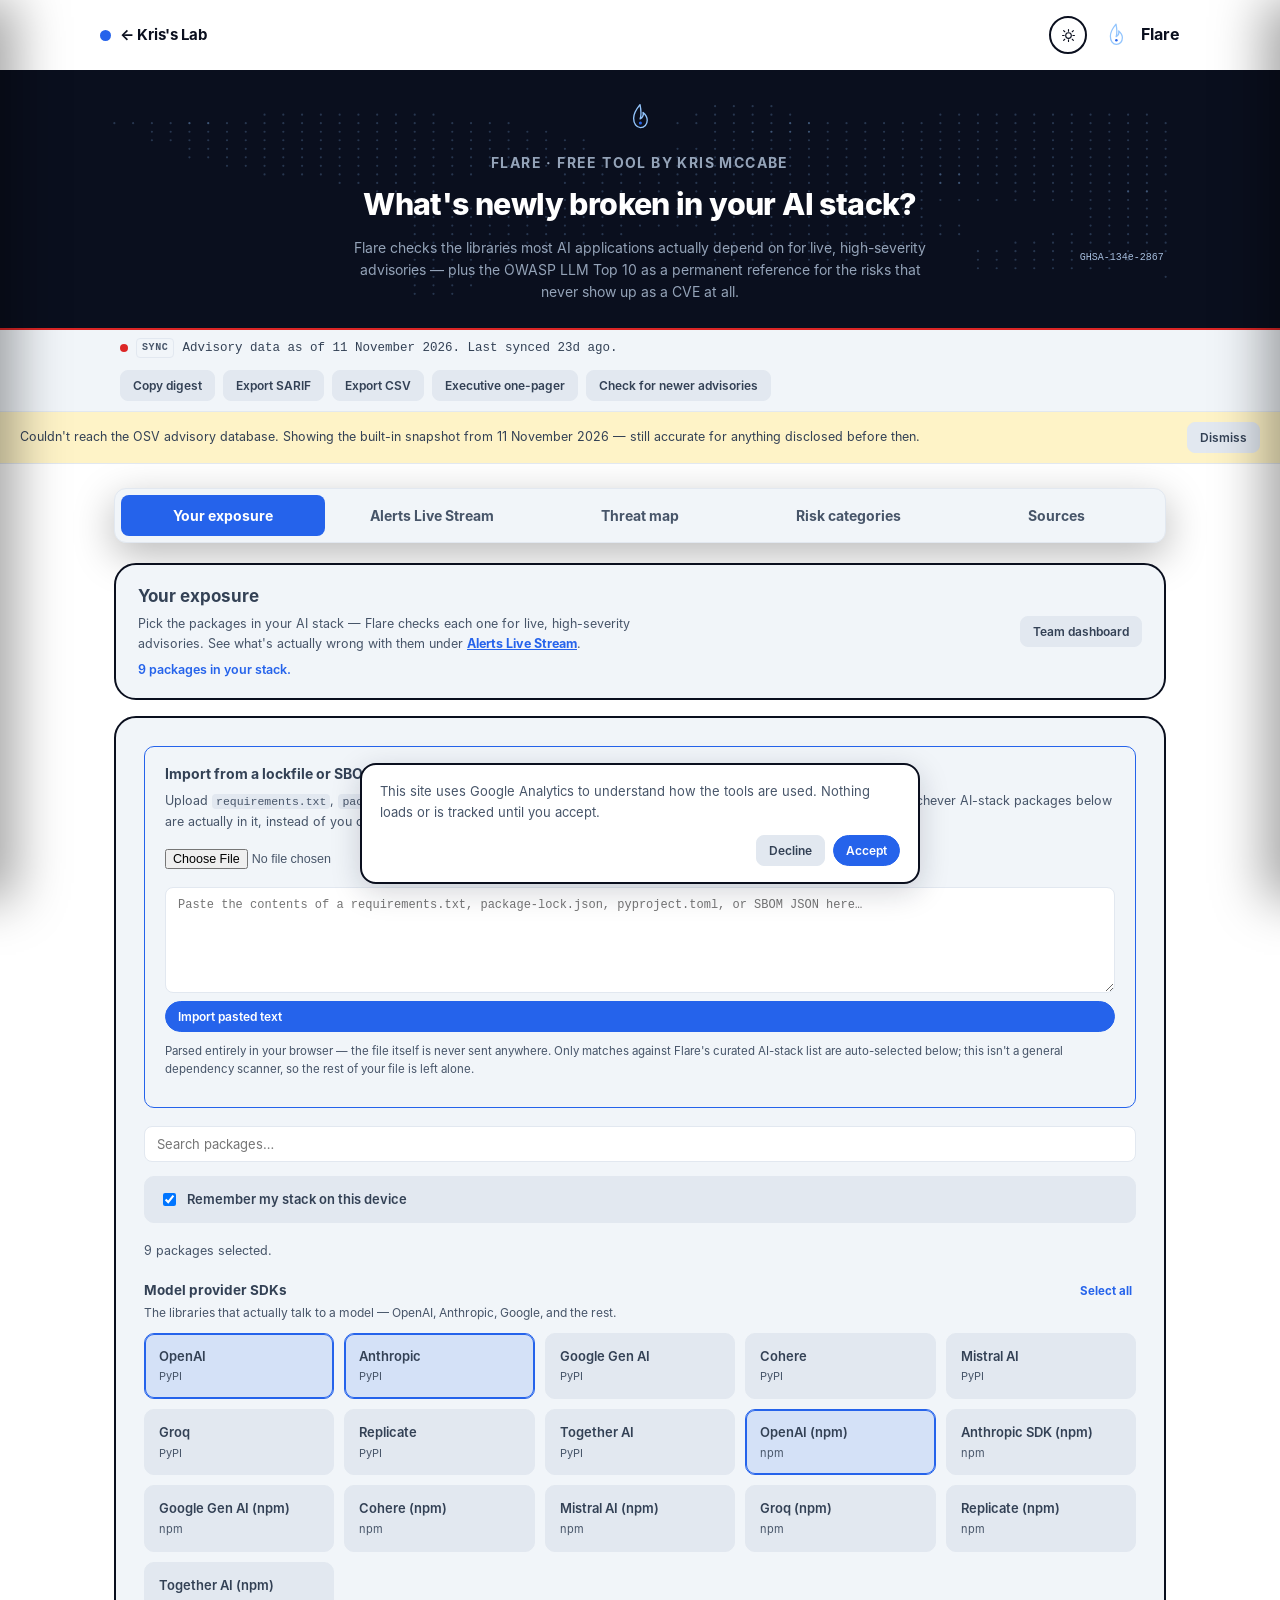
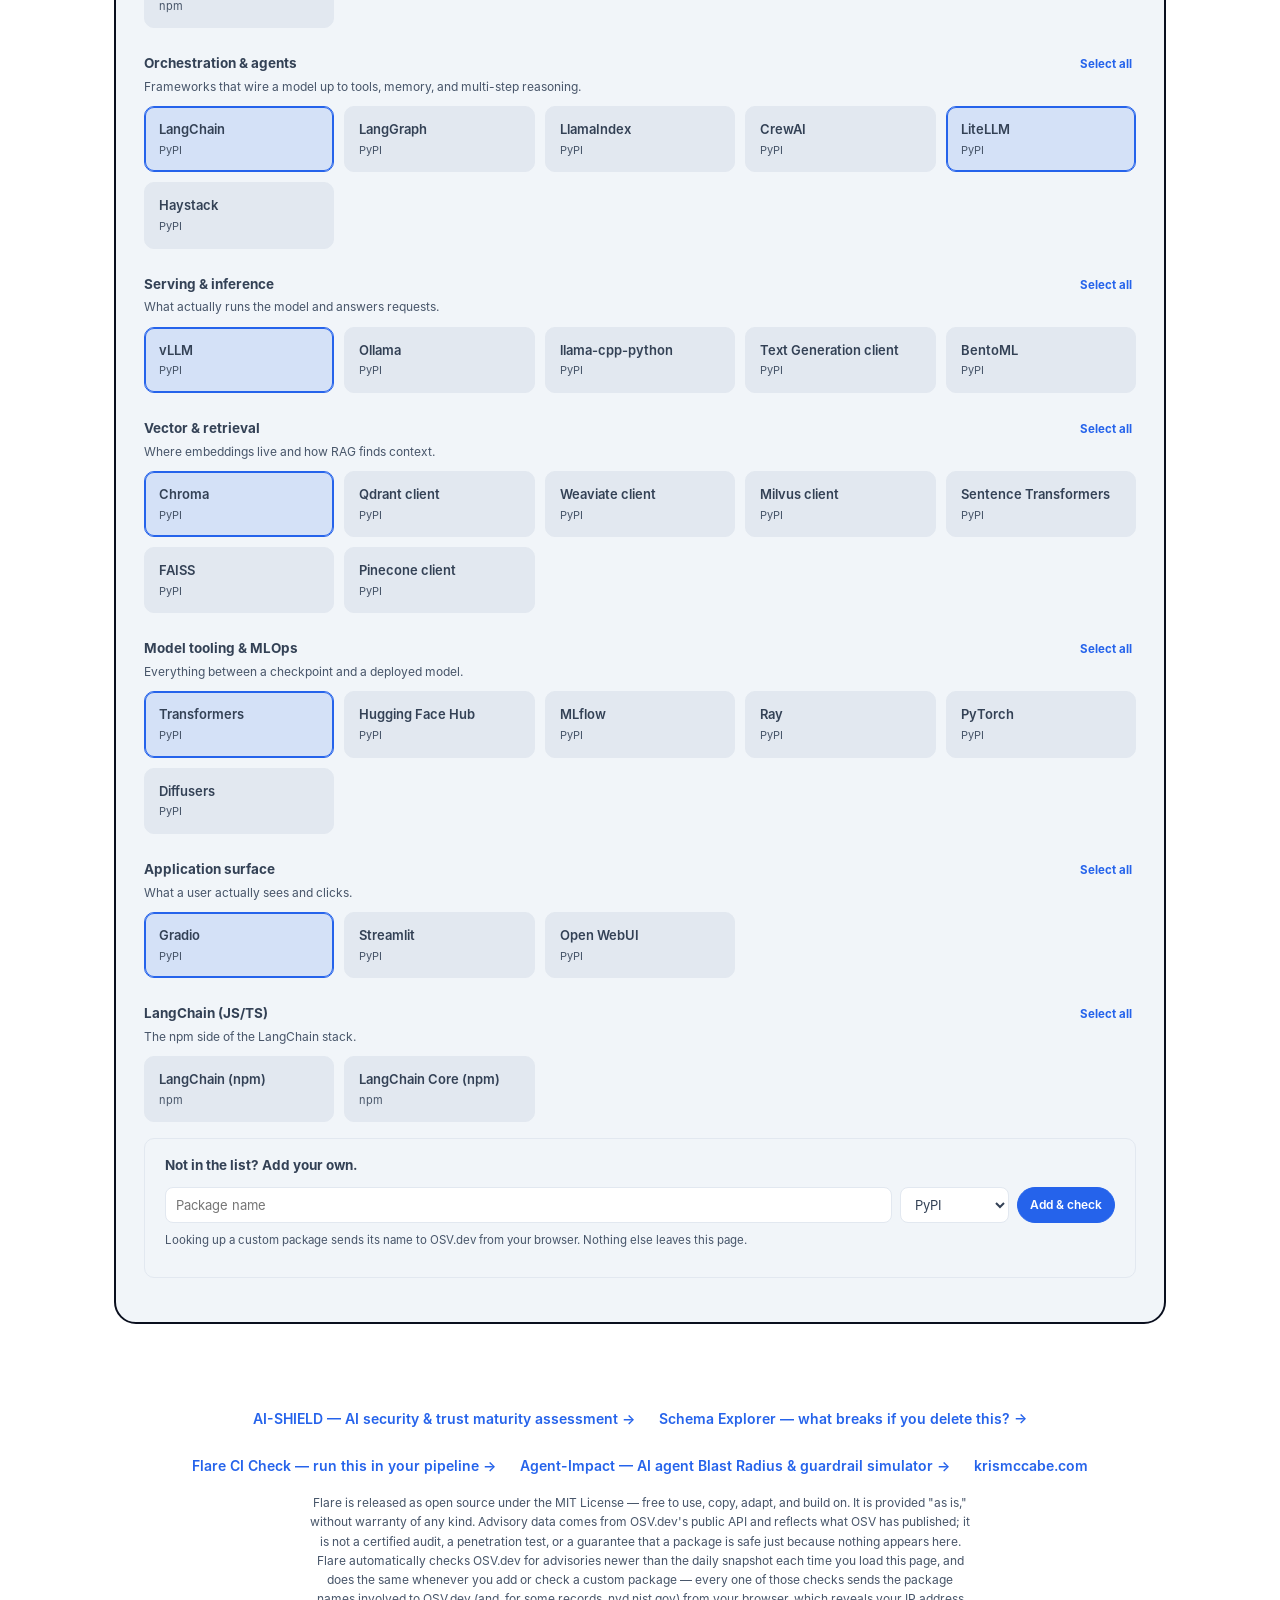
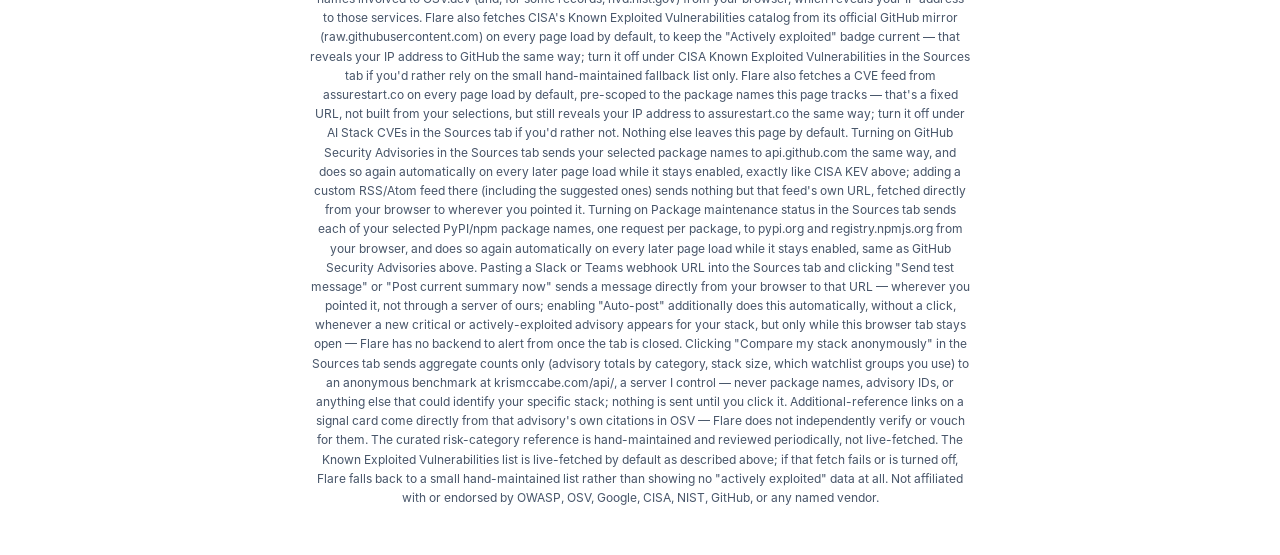
<file: flare/index.html>
<!DOCTYPE html>
<html lang="en-GB">
<head>
<!-- Apply a stored theme choice before first paint, so there's no flash
     of the wrong theme while lab-theme.js is still loading. -->
<script>
(function(){try{var t=localStorage.getItem('lab-theme');if(t==='light'||t==='dark'){document.documentElement.setAttribute('data-theme',t);}}catch(e){}})();
</script>
<!-- Google Analytics - only loads after cookie consent, see banner script below -->
<script>
  window.dataLayer = window.dataLayer || [];
  function gtag(){dataLayer.push(arguments);}
  function loadGoogleAnalytics(){
    var s = document.createElement('script');
    s.async = true;
    s.src = 'https://www.googletagmanager.com/gtag/js?id=G-QE309XG3DJ';
    document.head.appendChild(s);
    gtag('js', new Date());
    gtag('config', 'G-QE309XG3DJ');
  }
</script>
<meta charset="UTF-8" />
<meta name="viewport" content="width=device-width, initial-scale=1" />
<title>Flare &mdash; AI Stack Exposure Checker | Kris McCabe</title>
<link rel="icon" href="/favicon.ico" sizes="any">
<link rel="icon" href="/favicon-32.png" type="image/png" sizes="32x32">
<link rel="icon" href="/favicon-16.png" type="image/png" sizes="16x16">
<link rel="apple-touch-icon" href="/apple-touch-icon.png">
<meta name="description" content="Pick the AI libraries you actually use and see what's currently live, high-severity, and worth patching this week &mdash; plus the OWASP LLM Top 10 as a permanent, plain-English reference." />
<meta property="og:type" content="website">
<meta property="og:site_name" content="Kris's Lab">
<meta property="og:title" content="Flare &mdash; AI Stack Exposure Checker">
<meta property="og:description" content="Pick the AI libraries you actually use and see what's currently live, high-severity, and worth patching this week.">
<meta property="og:url" content="https://lab.krismccabe.com/flare/">
<meta property="og:image" content="https://lab.krismccabe.com/og-image.png">
<meta property="og:image:width" content="1200">
<meta property="og:image:height" content="630">
<meta name="twitter:card" content="summary_large_image">
<meta name="twitter:title" content="Flare &mdash; AI Stack Exposure Checker">
<meta name="twitter:description" content="Pick the AI libraries you actually use and see what's currently live, high-severity, and worth patching this week.">
<meta name="twitter:image" content="https://lab.krismccabe.com/og-image.png">
<link rel="stylesheet" href="/assets/lab.css?v=6">
<script src="/assets/lab-theme.js?v=1" defer></script>
<style>
  /* Flare follows the same light/dark toggle as the rest of the lab -
     panel/surface tokens come straight from the shared lab.css palette.
     --accent-soft is a local token for the pale-blue accent text this page
     uses (letters, tags, ids): #93C5FD reads fine on the permanently-dark
     header/hero, but needs to fall back to the solid --accent blue for
     contrast once panels can be light. Same pattern, same reasoning, as
     AI-SHIELD's --accent-soft - copied verbatim rather than reinvented. */
  body {
    --accent-soft: var(--accent);
  }
  @media (prefers-color-scheme: dark) {
    :root:not([data-theme="light"]) body { --accent-soft: #93C5FD; }
  }
  :root[data-theme="dark"] body { --accent-soft: #93C5FD; }

  /* The shared .eyebrow class assumes it's only ever used on the fixed-dark
     hero (where #93C5FD is fine); this page also reuses it inside a panel,
     which needs the theme-aware accent instead for contrast in light mode. */
  .panel .eyebrow { color: var(--accent-soft); }

  /* Executive one-pager (print/PDF) - a dedicated report container,
     separate from the shared .no-print convention (which still covers
     plain Ctrl+P of the current filtered card list, unchanged). Only
     takes over the print output when body.printing-onepager is set (by
     printExecOnePager() right before window.print()) - a bare Ctrl+P
     without that class prints the normal page exactly as before.
     Styling adapted from AI-SHIELD's #print-root/.onepager pattern:
     fixed light-mode hex colors throughout (not theme tokens), since a
     printed page has no "current theme" to respect. */
  #print-root { display: none; }
  @media print {
    body.printing-onepager > *:not(#print-root) { display: none !important; }
    body.printing-onepager #print-root { display: block !important; }
    /* Without this, body's own themed background (dark in dark mode)
       still shows around #print-root's white card - only body's
       CHILDREN get display:none above, not body itself. */
    body.printing-onepager { background: #fff !important; }
    * { -webkit-print-color-adjust: exact; print-color-adjust: exact; }
  }
  #print-root {
    font-family: 'Inter', -apple-system, BlinkMacSystemFont, 'Segoe UI', sans-serif;
    color: #1E293B; background: #fff; max-width: 720px; margin: 0 auto; padding: 20px;
  }
  #print-root h1 { color: #0F172A; font-size: 22px; font-weight: 800; margin: 0 0 8px; break-after: avoid-page; }
  #print-root h2 { color: #2563EB; font-size: 16px; font-weight: 700; margin: 22px 0 4px; border-bottom: 1px solid #E2E8F0; padding-bottom: 4px; break-after: avoid-page; }
  #print-root p, #print-root li { font-size: 12.5px; line-height: 1.6; margin: 0 0 8px; break-inside: avoid-page; }
  #print-root .p-eyebrow { font-size: 10.5px; font-weight: 700; text-transform: uppercase; letter-spacing: 0.06em; color: #2563EB; margin: 0 0 6px; }
  #print-root .p-identity { font-size: 11.5px; color: #64748B; margin: 0 0 4px; }
  #print-root .p-score-box { display: flex; align-items: baseline; gap: 8px; margin: 14px 0 6px; }
  #print-root .p-score-num { font-size: 34px; font-weight: 800; }
  #print-root .p-score-denom { font-size: 13px; font-weight: 700; color: #334155; }
  #print-root .p-lead { font-size: 13.5px; line-height: 1.7; margin: 10px 0 6px; }
  #print-root .p-gap { border-left: 3px solid #EA580C; background: #FFEDD5; padding: 8px 12px; margin-bottom: 8px; border-radius: 0 8px 8px 0; }
  #print-root .p-gap-critical { border-left-color: #DC2626; background: #FEE2E2; }
  #print-root .p-next { font-size: 11.5px; color: #334155; }
  #print-root .p-footer { margin-top: 18px; padding-top: 10px; border-top: 1px solid #E2E8F0; font-size: 10.5px; color: #94A3B8; }

  .lab-header-inner { max-width: 1080px; }

  /* Condensed vs. the shared lab default - a full-height hero ahead of a
     console/dashboard just pushes the actual data below the fold on
     every visit. Still brand-establishing, just shorter. */
  .hero { padding: 28px 24px 24px; position: relative; overflow: hidden; }
  .hero svg { width: 34px; height: 34px; margin-bottom: 10px !important; }
  .hero h1 { color: #fff; font-size: clamp(1.4rem, 3vw, 1.9rem); font-weight: 800; letter-spacing: -0.02em; margin: 0 0 8px; max-width: 660px; margin-left: auto; margin-right: auto; }
  .hero p { color: #94A3B8; font-size: 14px; max-width: 580px; margin: 0 auto; }
  .hero .eyebrow { margin: 0 auto 6px; }
  /* Dot-matrix world map + drifting "advisory detected" pulses, drawn on
     canvas (see initHeroMap in script.js) - a background layer behind the
     hero copy, themed around what the tool actually does rather than
     generic decoration. Static (no canvas, no JS) under reduced motion;
     the plain dark hero background already reads fine on its own. */
  .hero-map { position: absolute; inset: 0; z-index: 0; }
  .hero-inner { position: relative; z-index: 1; }
  @media (prefers-reduced-motion: reduce) { .hero-map { display: none; } }

  .wrap { max-width: 1080px; margin: 0 auto; padding: 24px 20px 64px; }
  /* Widen the working area on genuinely large screens instead of leaving
     1080px of content stranded in the middle of a much bigger viewport -
     the console/dashboard read the user asked for needs the extra
     horizontal room to actually do something with (see the exposure-list
     multi-column rule further down), not just wider margins either side. */
  @media (min-width: 1440px) { .wrap { max-width: 1240px; } }
  @media (min-width: 1680px) { .wrap { max-width: 1400px; } }

  /* ---------- Reused verbatim from AI-SHIELD: panel, buttons, tabs ---------- */
  .panel {
    background: var(--surface-2); border: 1px solid var(--border); color: var(--text);
    box-shadow: 0 12px 40px rgba(0,0,0,0.28);
  }
  .panel h2 { font-size: 19px; font-weight: 700; color: var(--text); margin: 0 0 4px; }
  .panel .sub { font-size: 13px; color: var(--text-muted); margin: 0 0 20px; }
  .panel h3 { color: var(--text); }

  .btn {
    border: 1px solid var(--border); background: var(--surface-3); color: var(--text);
    font-family: inherit; font-size: 13px; font-weight: 600; padding: 9px 14px; border-radius: 8px;
    cursor: pointer; transition: border-color 0.15s ease, background 0.15s ease; display: inline-flex; align-items: center; gap: 6px;
  }
  .btn:hover:not(:disabled) { border-color: var(--accent); background: rgba(37,99,235,0.12); }
  .btn:disabled { opacity: 0.4; cursor: not-allowed; }
  .btn.primary { background: var(--accent); border-color: var(--accent); color: #fff; }
  .btn.primary:hover:not(:disabled) { background: var(--accent-hv); border-color: var(--accent-hv); }
  .btn.small { font-size: 12px; padding: 7px 12px; }

  .tabs { display: flex; gap: 4px; background: var(--surface-2); border: 1px solid var(--border); border-radius: var(--radius); padding: 6px; margin-bottom: 20px; box-shadow: 0 12px 40px rgba(0,0,0,0.28); }
  .tab-btn {
    flex: 1; border: none; background: transparent; font-family: inherit; font-size: 14px; font-weight: 700;
    color: var(--text-muted); padding: 12px 8px; border-radius: 8px; cursor: pointer; transition: all 0.15s ease;
  }
  .tab-btn.active { background: var(--accent); color: #fff; }
  .tab-btn:disabled { opacity: 0.4; cursor: not-allowed; }
  .tab-panel { display: none; }
  .tab-panel.active { display: block; }

  .empty-state { text-align: center; padding: 48px 24px; color: var(--text-muted); }
  .empty-state p { font-size: 14px; max-width: 420px; margin: 0 auto; }

  /* ---------- Stack summary bar + slide-in drawer ----------
     The package picker used to sit inline at full height, pushing the
     actual advisory list (the reason anyone's here) below a huge grid of
     ~50 chips every single visit. Moving it into an off-canvas drawer
     keeps that real estate for the list/stats instead - editing your
     stack is an occasional action, not something that needs to occupy
     the page permanently. */
  .stack-summary-bar {
    display: flex; align-items: center; justify-content: space-between; gap: 16px;
    flex-wrap: wrap; padding: 18px 22px; margin-bottom: 16px;
  }
  .stack-summary-bar h2 { font-size: 17px; font-weight: 700; color: var(--text); margin: 0 0 4px; }
  .stack-summary-bar .sub { font-size: 12.5px; color: var(--text-muted); margin: 0 0 6px; max-width: 560px; }
  .stack-summary-count { font-size: 12.5px; font-weight: 600; color: var(--accent-soft); margin: 0; }
  .link-btn {
    border: none; background: none; padding: 0; margin: 0; font: inherit; font-weight: 700;
    color: var(--accent-soft); cursor: pointer; text-decoration: underline;
  }
  .link-btn:hover { color: var(--accent); }

  /* ---------- Team dashboard: link-based shared stack (no accounts) ----------
     A persistent banner (visible whenever a ?team= link is applied) plus a
     collapsible panel for creating a new link or copying the current one.
     Deliberately styled close to .shield-suggestion-note - both are
     "informational strip above the stack picker" callouts. */
  .team-banner {
    display: flex; align-items: center; justify-content: space-between; gap: 12px; flex-wrap: wrap;
    font-size: 12.5px; font-weight: 600; color: var(--text); background: rgba(37,99,235,0.1);
    border: 1px solid var(--accent); border-radius: 8px; padding: 10px 14px; margin: 0 0 16px;
  }
  .team-banner[hidden] { display: none; }
  /* Fixed amber (not the accent-tinted default above) once the link has
     died mid-session - same "explicit hex, not a derived token" contrast
     reasoning as .shape-tag.technique elsewhere in this file. */
  .team-banner.team-banner-dead { background: rgba(217,119,6,0.12); border-color: #D97706; }
  .team-dashboard-panel { margin-bottom: 16px; }
  .team-dashboard-head { display: flex; align-items: center; justify-content: space-between; gap: 12px; margin: 0 0 4px; }
  .team-dashboard-head h3 { font-size: 15px; font-weight: 700; color: var(--text); margin: 0; }
  .team-name-field {
    display: flex; flex-direction: column; gap: 6px; font-size: 12.5px; font-weight: 600; color: var(--text);
    margin: 0 0 12px; max-width: 360px;
  }
  .team-name-field .sub-inline { font-weight: 400; color: var(--text-muted); }
  .team-name-field input {
    font-family: inherit; font-size: 13px; padding: 9px 12px; border-radius: 8px;
    border: 1px solid var(--border); background: var(--input-bg, var(--surface-3)); color: var(--text);
  }
  .team-link-row { display: flex; gap: 8px; align-items: center; flex-wrap: wrap; margin: 4px 0 0; }
  .team-link-row[hidden] { display: none; }
  #team-link-input {
    flex: 1; min-width: 220px; font-family: ui-monospace, SFMono-Regular, Menlo, Consolas, monospace; font-size: 12.5px;
    padding: 9px 12px; border-radius: 8px; border: 1px solid var(--border);
    background: var(--input-bg, var(--surface-3)); color: var(--text);
  }
  .team-dashboard-status { font-size: 12.5px; font-weight: 600; color: var(--text); margin: 10px 0 0; min-height: 1em; }
  .team-dashboard-status:empty { margin: 0; }
  .team-dashboard-status.team-status-error { color: #DC2626; }
  .team-dashboard-note { font-size: 11.5px; color: var(--text-muted); margin: 12px 0 0; }
  @media (max-width: 640px) {
    .team-banner { flex-direction: column; align-items: stretch; }
  }

  .alerts-toolbar { display: flex; align-items: center; gap: 10px; flex-wrap: wrap; margin: 0 0 14px; }
  .alerts-search {
    display: flex; align-items: center; gap: 8px; flex: 1; min-width: 200px;
    border: 1px solid var(--border); border-radius: 8px; padding: 8px 12px; background: var(--surface-3); color: var(--text-muted);
  }
  .alerts-search input {
    flex: 1; min-width: 0; border: none; background: none; font-family: inherit; font-size: 13px; color: var(--text); outline: none;
  }
  .alerts-search input::placeholder { color: var(--text-muted); }
  .alerts-search:focus-within { border-color: var(--accent); }
  .stack-summary-bar .btn.primary { flex-shrink: 0; }

  /* Generic off-canvas drawer, shared by the stack picker and Sources -
     same slide-in-from-the-right pattern for any "occasional edit,
     shouldn't occupy the page permanently" panel. */
  .drawer-overlay {
    position: fixed; inset: 0; background: rgba(6,10,20,0.55); z-index: 190;
    opacity: 0; pointer-events: none; transition: opacity 0.2s ease;
  }
  .drawer-overlay.open { opacity: 1; pointer-events: auto; }

  .drawer {
    position: fixed; top: 0; right: 0; height: 100dvh; width: min(440px, 92vw);
    background: var(--surface-2); border-left: 1px solid var(--border);
    box-shadow: -16px 0 48px rgba(0,0,0,0.35);
    transform: translateX(100%); transition: transform 0.25s ease;
    z-index: 200; overflow-y: auto; display: flex; flex-direction: column;
  }
  .drawer.open { transform: translateX(0); }
  /* Left-hand variant, used for the exposure filters drawer - same panel,
     opens from the opposite edge so it doesn't collide with the stack/Sources
     drawers on the right. */
  .drawer.drawer-left {
    left: 0; right: auto; border-left: none; border-right: 1px solid var(--border);
    box-shadow: 16px 0 48px rgba(0,0,0,0.35); transform: translateX(-100%);
  }
  .drawer.drawer-left.open { transform: translateX(0); }
  .drawer-head {
    position: sticky; top: 0; z-index: 2; display: flex; align-items: center; justify-content: space-between;
    padding: 18px 20px; background: var(--surface-2); border-bottom: 1px solid var(--border);
  }
  .drawer-head h2 { font-size: 16px; font-weight: 700; color: var(--text); margin: 0; }
  .drawer-close {
    width: 32px; height: 32px; border-radius: 8px; border: 1px solid var(--border); background: var(--surface-3);
    color: var(--text); font-size: 18px; line-height: 1; cursor: pointer; display: flex; align-items: center; justify-content: center;
  }
  .drawer-close:hover { border-color: var(--accent); }
  /* Sticky right below the (also sticky) drawer head, so search stays
     usable no matter how far you've scrolled the list below it. */
  .drawer-search {
    position: sticky; top: 65px; z-index: 1; padding: 12px 20px;
    background: var(--surface-2); border-bottom: 1px solid var(--border);
  }
  .drawer-search-input {
    width: 100%; box-sizing: border-box; font-family: inherit; font-size: 13px; padding: 9px 12px;
    border-radius: 8px; border: 1px solid var(--border); background: var(--input-bg, var(--surface-3)); color: var(--text);
  }
  /* The stack picker now lives inline on the page, not inside a scrollable
     drawer - reset the sticky-below-drawer-head positioning and drawer
     chrome (padding/background/border) that only made sense in that
     context; the input itself keeps the same look via .drawer-search-input. */
  .stack-inline-search { position: static; padding: 0 0 14px; background: none; border-bottom: none; }
  .drawer-body { padding: 18px 20px 32px; }
  .drawer-body .sub { font-size: 13px; color: var(--text-muted); margin: 0 0 16px; }
  .remember-toggle-row {
    display: flex; align-items: center; gap: 8px; font-size: 13px; font-weight: 600; color: var(--text);
    cursor: pointer; margin: 0 0 18px; padding: 12px 14px; border: 1px solid var(--border); border-radius: 10px;
    background: var(--surface-3);
  }
  body.drawer-open { overflow: hidden; }
  @media (max-width: 640px) {
    .stack-summary-bar { flex-direction: column; align-items: stretch; }
    .stack-summary-bar .btn.primary { width: 100%; justify-content: center; }
    /* Five tabs no longer fit an even 1/5-width split without each
       label wrapping into a squeezed multi-line mess - scrolls
       horizontally instead, same pattern as a mobile app's tab bar. */
    .tabs { overflow-x: auto; -webkit-overflow-scrolling: touch; }
    .tab-btn { flex: none; white-space: nowrap; padding: 12px 16px; }
  }

  /* Card modal - the full write-up for one advisory, centered over the
     page rather than sliding in from an edge like the drawers (there's no
     "direction" a single card came from). Sits above the drawer layer
     (z-index 200) since either could technically be open at once. */
  .card-modal-overlay {
    position: fixed; inset: 0; background: rgba(6,10,20,0.6); z-index: 210;
    opacity: 0; pointer-events: none; transition: opacity 0.2s ease;
  }
  .card-modal-overlay.open { opacity: 1; pointer-events: auto; }
  .card-modal {
    position: fixed; top: 50%; left: 50%; z-index: 211;
    width: min(680px, 92vw); max-height: min(760px, 88dvh); overflow-y: auto;
    background: var(--surface-2); border: 1px solid var(--border); border-radius: 12px;
    box-shadow: 0 24px 64px rgba(0,0,0,0.45);
    transform: translate(-50%, -48%) scale(0.97); opacity: 0; pointer-events: none;
    transition: transform 0.18s ease, opacity 0.18s ease;
  }
  .card-modal.open { transform: translate(-50%, -50%) scale(1); opacity: 1; pointer-events: auto; }
  .card-modal-close {
    position: sticky; top: 12px; float: right; margin: 12px 12px -32px 0;
    width: 32px; height: 32px; border-radius: 8px; border: 1px solid var(--border); background: var(--surface-3);
    color: var(--text); font-size: 18px; line-height: 1; cursor: pointer; display: flex; align-items: center; justify-content: center;
    z-index: 2;
  }
  .card-modal-close:hover { border-color: var(--accent); }
  .card-modal-body { padding: 20px 22px 26px; }
  .signal-modal-head { padding: 0 0 12px; }
  .signal-modal-head .signal-title-row { padding-right: 34px; }
  .card-modal-body .signal-body { padding: 12px 0 0; border-top: 1px solid var(--border); }
  @media (max-width: 640px) {
    .card-modal { width: 100vw; max-height: 100dvh; height: 100dvh; border-radius: 0; top: 0; left: 0; transform: translate(0,8px) scale(1); }
    .card-modal.open { transform: translate(0,0) scale(1); }
    .card-modal-body { padding: 18px 16px 26px; }
  }

  /* ---------- Risk categories tab: the curated OWASP layer ---------- */
  .owasp-entry {
    border: 1px solid var(--border); border-radius: 10px; padding: 18px 20px;
    margin-bottom: 14px; background: var(--surface-3);
  }
  .owasp-entry:last-child { margin-bottom: 0; }
  .owasp-entry .oe-head {
    display: flex; align-items: baseline; justify-content: space-between; gap: 12px;
    flex-wrap: wrap; margin-bottom: 8px;
  }
  .owasp-entry .oe-id { font-size: 11.5px; font-weight: 700; color: var(--accent-soft); letter-spacing: 0.03em; }
  .owasp-entry h3 { font-size: 15.5px; margin: 2px 0 0; color: var(--text); }

  /* The shape-tag is the tool's "intellectual spine" per the requirements
     brief: it tells a reader up front whether a category is the kind of
     thing that ships as a package CVE (green - there's a concrete lever,
     update the package) or the kind that's a property of how the
     application is built (amber - no patch fixes this, only a decision).
     Fixed explicit hex, not the --safe-bg/--amber-bg tinted tokens: at this
     badge's small font size those tinted pairs measure well under WCAG AA
     (as low as 2.86:1 in light mode, and the dark-mode low-alpha overlay
     composites to ~3.5:1 against the panel behind it) - confirmed by
     computing real contrast ratios, not eyeballing it. Same fix AI-SHIELD's
     RATING_BANDS already uses: solid fill, fixed color, guaranteed contrast
     in both themes rather than derived from theme tokens. */
  .shape-tag {
    display: inline-flex; align-items: center; font-size: 11px; font-weight: 700;
    padding: 4px 10px; border-radius: 20px; white-space: nowrap; flex-shrink: 0;
  }
  .shape-tag.cve { background: #15803D; color: #fff; }             /* ratio 5.02:1 */
  .shape-tag.technique { background: #D97706; color: #0B1220; }    /* ratio 5.88:1 */

  .owasp-entry .oe-summary { font-size: 13.5px; color: var(--text); line-height: 1.65; margin: 0 0 10px; }
  .owasp-entry .oe-looks-like {
    font-size: 12.5px; color: var(--text-muted); line-height: 1.6; margin: 0 0 12px;
    padding: 8px 12px; border-left: 2px solid var(--border); font-style: italic;
  }
  .owasp-entry .oe-looks-like b { color: var(--text); font-weight: 600; font-style: normal; }
  .owasp-entry .oe-mitigations { margin: 0; padding-left: 18px; }
  .owasp-entry .oe-mitigations li { font-size: 12.5px; color: var(--text-muted); line-height: 1.6; margin-bottom: 5px; }
  .owasp-entry .oe-mitigations li:last-child { margin-bottom: 0; }
  /* Only rendered when a confident MITRE ATLAS crosswalk exists (see
     owasp.json's atlasNote) - quiet/outlined like .pkg-version, not a
     loud badge, since it's a cross-reference link rather than a status. */
  .atlas-badge {
    display: inline-flex; align-items: center; margin-top: 14px;
    font-size: 11px; font-weight: 700; letter-spacing: 0.02em;
    color: var(--accent-soft); border: 1px solid var(--border); border-radius: 20px;
    padding: 3px 10px; text-decoration: none;
  }
  .atlas-badge:hover { border-color: var(--accent); color: var(--accent); }

  /* ---------- Your exposure tab: the curated stack selector ---------- */
  .stack-selected-count { font-size: 12.5px; color: var(--text-muted); margin: 0 0 16px; }

  .stack-group { margin-bottom: 22px; }
  .stack-group:last-child { margin-bottom: 0; }
  .stack-group-head {
    display: flex; align-items: baseline; justify-content: space-between; gap: 12px;
    margin-bottom: 10px; flex-wrap: wrap;
  }
  .stack-group-head h3 { font-size: 13.5px; margin: 0; color: var(--text); }
  .stack-group-head .sg-blurb { font-size: 12px; color: var(--text-muted); margin: 2px 0 0; }
  .stack-group-actions button {
    border: none; background: none; font-family: inherit; font-size: 11.5px; font-weight: 700;
    color: var(--accent-soft); cursor: pointer; padding: 2px 4px;
  }
  .stack-group-actions button:hover { text-decoration: underline; }

  .stack-grid-inner {
    display: grid; grid-template-columns: repeat(auto-fill, minmax(180px, 1fr)); gap: 10px;
  }
  /* Adapted from AI-SHIELD's .deploy-grid/.deploy-option chip pattern. */
  .stack-option {
    border: 1px solid var(--border); border-radius: 10px; padding: 12px 14px; cursor: pointer;
    background: var(--surface-3); display: flex; flex-direction: column; gap: 2px;
    transition: border-color 0.15s ease, background 0.15s ease;
  }
  .stack-option:hover { border-color: var(--accent); }
  .stack-option.selected {
    border-color: var(--accent); background: rgba(37,99,235,0.14); box-shadow: 0 0 0 1px var(--accent) inset;
  }
  .stack-option .s-name { font-size: 13px; font-weight: 600; color: var(--text); }
  .stack-option .s-eco { font-size: 11px; color: var(--text-muted); }
  /* Shown only for a package with an exact version on file (SBOM/lockfile
     import) - monospace to read as data, not another label, and
     deliberately quiet (border, not a filled pill) since it's informational,
     not a status the way the health badges below are. */
  .pkg-version {
    display: inline-flex; align-self: flex-start; align-items: center; margin-top: 3px;
    font-family: ui-monospace, SFMono-Regular, Menlo, Consolas, monospace; font-size: 10.5px;
    color: var(--text-muted); border: 1px solid var(--border); border-radius: 20px; padding: 1px 7px;
  }

  /* Custom packages (decision 4): dashed border makes "this one isn't
     from the snapshot" legible without a legend. */
  .stack-option.is-custom { border-style: dashed; position: relative; padding-right: 30px; }
  /* var(--text-muted), not --accent-soft: on the .selected chip's blue-
     tinted background, blue-on-blue-tint measures 3.91:1 in light mode -
     under AA at this size. Same failure mode as the shape-tag and
     signal-field-label fixes above. */
  .custom-tag {
    font-size: 9px; font-weight: 700; text-transform: uppercase; letter-spacing: 0.03em;
    color: var(--text-muted); margin-left: 4px; vertical-align: middle;
  }
  .custom-remove {
    position: absolute; top: 6px; right: 6px; width: 18px; height: 18px; border-radius: 50%;
    border: none; background: rgba(0,0,0,0.18); color: var(--text-muted); font-size: 13px; line-height: 1;
    cursor: pointer; display: flex; align-items: center; justify-content: center; padding: 0;
  }
  .custom-remove:hover { background: #DC2626; color: #fff; }
  .custom-status { display: block; font-size: 11px; color: var(--text-muted); margin-top: 4px; }
  .custom-status-ok { color: var(--text); font-weight: 600; }
  .custom-status-error { color: var(--text-muted); }

  /* Package maintenance status (opt-in, Sources tab) - solid fill + white
     text, same reasoning as every severity/KEV badge on this page: a
     fixed hex guarantees contrast regardless of theme or the chip's own
     .selected state (which itself changes the background underneath),
     rather than a plain-colored text label that would need re-checking
     against every combination. align-self:flex-start keeps it a tight
     pill rather than stretched full-width by the flex-column parent. */
  .pkg-health {
    display: inline-flex; align-self: flex-start; align-items: center; margin-top: 3px;
    font-size: 9.5px; font-weight: 700; text-transform: uppercase; letter-spacing: 0.02em;
    padding: 2px 7px; border-radius: 20px; color: #fff;
  }
  .pkg-health-deprecated { background: #B91C1C; }  /* 6.52:1 */
  .pkg-health-stale      { background: #92400E; }  /* 7.09:1 */
  .custom-retry {
    border: none; background: none; font-family: inherit; font-size: 11px; font-weight: 700;
    color: var(--accent-soft); cursor: pointer; padding: 0; margin-left: 4px; text-decoration: underline;
  }

  /* Add-your-own form */
  .custom-add { padding: 16px 20px; margin: 16px 0; border: 1px solid var(--border); border-radius: 10px; background: var(--surface-2); }
  .custom-add-heading { font-size: 13.5px; font-weight: 700; color: var(--text); margin: 0 0 10px; }
  .custom-add-row { display: flex; gap: 8px; flex-wrap: wrap; }
  .custom-name-input, .custom-eco-select {
    font-family: inherit; font-size: 13px; padding: 8px 10px; border-radius: 8px;
    border: 1px solid var(--border); background: var(--input-bg, var(--surface-3)); color: var(--text);
  }
  .custom-name-input { flex: 1; min-width: 160px; }
  .custom-add-note { font-size: 11.5px; color: var(--text-muted); margin: 8px 0 0; }

  .shield-suggestion-note {
    display: flex; align-items: center; justify-content: space-between; gap: 12px; flex-wrap: wrap;
    font-size: 12.5px; color: var(--text); background: rgba(37,99,235,0.08);
    border: 1px solid var(--border); border-radius: 8px; padding: 10px 14px; margin: 0 0 16px;
  }
  /* The class's own display:flex above beats the browser's native
     [hidden] { display: none } rule at equal specificity (author CSS
     always wins over the UA stylesheet) - without this, setting
     el.hidden = true via "Got it" flips the attribute but the note
     stays visually onscreen. */
  .shield-suggestion-note[hidden] { display: none; }
  /* var(--text), not a fixed red - #DC2626 on --surface-2 measures 4.41:1
     in light mode and 3.39:1 in dark, both under AA at this size. The red
     accent glyph is decorative only; the message itself must be readable. */
  .custom-add-error { font-size: 12px; color: var(--text); font-weight: 700; margin: 8px 0 0; min-height: 1em; }
  .custom-add-error:empty { margin: 0; }
  .custom-add-error:not(:empty)::before { content: '\26A0 '; color: #DC2626; }

  /* SBOM/lockfile import - sits above the manual grid as the fast path,
     styled like a distinct callout (accent-tinted border) rather than
     another plain panel, since it's the thing most likely to replace
     clicking through the grid entirely. */
  .sbom-import {
    border: 1px solid var(--accent); border-radius: 10px; background: var(--surface-2);
    padding: 16px 20px; margin: 0 0 18px;
  }
  .sbom-import-heading { font-size: 14px; font-weight: 700; color: var(--text); margin: 0 0 6px; }
  .sbom-import .sub { font-size: 12.5px; margin: 0 0 12px; }
  .sbom-import .sub code { font-family: ui-monospace, SFMono-Regular, Menlo, Consolas, monospace; font-size: 11.5px; background: var(--surface-3); padding: 1px 4px; border-radius: 4px; }
  .sbom-import-row { display: flex; gap: 10px; align-items: center; flex-wrap: wrap; }
  #sbom-file-input {
    font-size: 12.5px; color: var(--text-muted); max-width: 100%;
  }
  .sbom-paste-area { display: flex; flex-direction: column; gap: 8px; margin-top: 12px; }
  #sbom-paste-input {
    font-family: ui-monospace, SFMono-Regular, Menlo, Consolas, monospace; font-size: 12px;
    padding: 10px 12px; border-radius: 8px; border: 1px solid var(--border);
    background: var(--input-bg, var(--surface-3)); color: var(--text); resize: vertical;
  }
  .sbom-import-note { font-size: 11.5px; color: var(--text-muted); margin: 10px 0 0; }
  .sbom-import-result { font-size: 12.5px; font-weight: 600; color: var(--text); margin: 10px 0 0; min-height: 1em; }
  .sbom-import-result:empty { margin: 0; }
  .sbom-import-result .sbom-warn { color: #B45309; font-weight: 700; }

  .source-note { font-weight: 400; }

  /* ---------- Sources tab: built-in source toggles + custom feeds ---------- */
  .sources-section-heading {
    font-size: 12px; font-weight: 700; text-transform: uppercase; letter-spacing: 0.04em;
    color: var(--text-muted); margin: 28px 0 12px;
  }
  .sources-section-heading:first-of-type { margin-top: 4px; }
  .source-row {
    display: flex; align-items: flex-start; justify-content: space-between; gap: 16px;
    border: 1px solid var(--border); border-radius: 10px; padding: 14px 16px; background: var(--surface-3);
    margin-bottom: 10px;
  }
  /* Same fix as .shield-suggestion-note[hidden] - display:flex above beats
     the native [hidden] rule at equal specificity otherwise. Used by the
     Sources drawer search to hide non-matching rows. */
  .source-row[hidden] { display: none; }
  .source-row-main { min-width: 0; }
  .source-row-name { font-size: 13.5px; font-weight: 700; color: var(--text); }
  .source-row-desc { font-size: 12.5px; color: var(--text-muted); line-height: 1.55; margin: 4px 0 0; }
  .source-row-status { font-size: 12px; color: var(--text-muted); margin: 6px 0 0; }
  .source-status-locked {
    font-size: 11px; font-weight: 700; text-transform: uppercase; letter-spacing: 0.03em;
    color: var(--text-muted); white-space: nowrap; flex-shrink: 0; padding-top: 2px;
  }
  .source-toggle {
    display: flex; align-items: center; gap: 6px; font-size: 12.5px; font-weight: 600; color: var(--text);
    cursor: pointer; white-space: nowrap; flex-shrink: 0; padding-top: 2px;
  }

  /* Slack/Teams webhook config - a small settings block, same shape as
     the SLA target editor: not a source row (this is outbound, not
     data coming in), so styled as its own card rather than forced into
     the source-row layout above. */
  .webhook-config {
    display: flex; flex-direction: column; gap: 10px; border: 1px solid var(--border); border-radius: 10px;
    background: var(--surface-3); padding: 14px 16px;
  }
  .webhook-field { display: flex; flex-direction: column; gap: 5px; font-size: 12.5px; font-weight: 600; color: var(--text); }
  .webhook-field select, .webhook-field input[type="url"] {
    font-family: inherit; font-size: 13px; padding: 8px 10px; border-radius: 8px;
    border: 1px solid var(--border); background: var(--input-bg, var(--surface)); color: var(--text);
  }
  .webhook-field-checkbox { flex-direction: row; align-items: center; gap: 8px; font-weight: 500; }
  .webhook-field-checkbox input { flex-shrink: 0; }
  .webhook-actions { display: flex; gap: 8px; flex-wrap: wrap; }
  .webhook-status { font-size: 12px; color: var(--text-muted); margin: 0; min-height: 1em; }

  /* One-click quick-add for a verified, credible feed (OWASP Gen AI
     Security Project) - pre-fills the form and submits through the same
     addFeed() path rather than a separate add mechanism. Hidden once
     added (see suggestedFeedRowHtml). */
  #suggested-feed-wrap {
    display: flex; flex-wrap: wrap; gap: 8px; margin-bottom: 12px;
  }
  #suggested-feed-wrap:empty { margin-bottom: 0; }
  .suggested-feed-chip {
    display: inline-flex; align-items: center; font-family: inherit; font-size: 12px; font-weight: 600;
    color: var(--accent-soft); background: rgba(37,99,235,0.1); border: 1px dashed var(--border);
    border-radius: 20px; padding: 6px 12px; margin: 0; cursor: pointer;
  }
  .suggested-feed-chip:hover { border-color: var(--accent); border-style: solid; }

  .feed-add-row { display: flex; gap: 8px; flex-wrap: wrap; }
  .feed-url-input { flex: 2; min-width: 220px; }
  .feed-list { margin: 14px 0 0; }
  .feed-row {
    display: flex; align-items: flex-start; justify-content: space-between; gap: 12px;
    border: 1px solid var(--border); border-radius: 8px; padding: 10px 12px; background: var(--surface-3);
    margin-bottom: 8px;
  }
  .feed-row-main { min-width: 0; display: flex; flex-direction: column; gap: 2px; }
  .feed-row-name { font-size: 13px; font-weight: 700; color: var(--text); }
  .feed-row-url { font-size: 11.5px; color: var(--text-muted); word-break: break-all; }

  .drawer-search-empty { font-size: 12.5px; color: var(--text-muted); font-style: italic; padding: 8px 0; }
  .feed-items-grid { display: grid; grid-template-columns: repeat(auto-fill, minmax(260px, 1fr)); gap: 10px; }
  .feed-item {
    border: 1px solid var(--border); border-radius: 8px; padding: 12px 14px; background: var(--surface-3);
  }
  .feed-item a, .feed-item span { font-size: 13px; font-weight: 600; color: var(--text); text-decoration: none; line-height: 1.4; }
  .feed-item a:hover { color: var(--accent-soft); text-decoration: underline; }
  .feed-item-meta { font-size: 11px; color: var(--text-muted); margin-top: 6px; }

  /* ---------- Console chrome: persistent status bar + diagnostics ----------
     Sticky as one block so the warning banner appears/disappears directly
     under the status bar rather than being covered by it. Sits outside
     .wrap (full-bleed background) with an inner max-width to line up with
     the tabs/panels below. */
  .console-chrome { position: sticky; top: 0; z-index: 40; }
  /* Thin status-colored line along the top edge - the same green/blue/red
     as the dot below, just given a second, more peripheral read so "is
     this live and healthy" registers before you've even looked at the
     text. :has() reaches from the bar down into the dot buried two levels
     inside it, so the color only has to be set once (on the dot, via JS)
     rather than duplicated onto the bar itself. */
  .console-bar {
    background: var(--surface-2); border-bottom: 1px solid var(--border);
    position: relative;
  }
  .console-bar::before {
    content: ''; position: absolute; top: 0; left: 0; right: 0; height: 2px;
    background: #64748B; transition: background 0.25s ease;
  }
  .console-bar:has(.status-dot.ok)::before { background: #16A34A; }
  .console-bar:has(.status-dot.checking)::before { background: #2563EB; }
  .console-bar:has(.status-dot.warn)::before { background: #DC2626; }
  .console-bar-inner {
    max-width: 1080px; margin: 0 auto; padding: 10px 20px;
    display: flex; align-items: center; justify-content: space-between; gap: 12px; flex-wrap: wrap;
  }
  .console-status { display: flex; align-items: center; gap: 8px; font-size: 12.5px; color: var(--text-muted); }
  .status-dot { width: 8px; height: 8px; border-radius: 50%; background: #64748B; flex-shrink: 0; }
  .status-dot.ok { background: #16A34A; }
  .status-dot.checking { background: #2563EB; animation: flare-pulse-dot 1.2s ease-in-out infinite; }
  .status-dot.warn { background: #DC2626; }
  @keyframes flare-pulse-dot { 0%, 100% { opacity: 1; } 50% { opacity: 0.35; } }
  @media (prefers-reduced-motion: reduce) { .status-dot.checking { animation: none; } }
  /* A small tag ahead of the message, same monospace/uppercase treatment
     as a terminal log line's severity prefix - reads as a live feed
     entry rather than plain body copy. */
  .console-sync-label {
    font-family: ui-monospace, SFMono-Regular, Menlo, Consolas, monospace;
    font-size: 10px; font-weight: 700; letter-spacing: 0.06em; text-transform: uppercase;
    color: var(--text-muted); border: 1px solid var(--border); border-radius: 4px;
    padding: 1px 5px; flex-shrink: 0;
  }
  #console-sync-text {
    font-family: ui-monospace, SFMono-Regular, Menlo, Consolas, monospace; color: var(--text);
  }
  .console-actions { display: flex; gap: 8px; flex-wrap: wrap; }

  .diagnostics-banner {
    background: var(--amber-bg); border-bottom: 1px solid var(--border);
    padding: 10px 20px; display: flex; align-items: center; justify-content: space-between; gap: 12px;
  }
  .diagnostics-banner p { margin: 0; font-size: 12.5px; color: var(--text); }
  .diagnostics-banner[hidden] { display: none; }

  /* ---------- Your exposure tab: the ranked advisory list ---------- */
  .digest-panel {
    border: 1px solid var(--border); border-radius: 10px; background: var(--surface-2);
    padding: 14px 16px; margin: 0 0 16px;
  }
  .digest-panel-head { display: flex; align-items: center; justify-content: space-between; gap: 12px; margin: 0 0 10px; }
  .digest-panel-head h3 { font-size: 13.5px; font-weight: 700; color: var(--text); margin: 0; }
  .digest-box {
    width: 100%; box-sizing: border-box; font-family: ui-monospace, SFMono-Regular, Menlo, Consolas, monospace;
    font-size: 12px; line-height: 1.6; color: var(--text); background: var(--input-bg, var(--surface-3));
    border: 1px solid var(--border); border-radius: 8px; padding: 10px 12px; resize: vertical;
  }
  .digest-note { font-size: 12px; color: var(--text-muted); margin: 8px 0 0; min-height: 1em; }

  /* Dense two-panel layout: ranked list + an always-visible summary of the
     same scope, so "what am I exposed to" doesn't require reading every
     card. Stacks on narrow viewports, summary first. */
  /* min-width: 0 on both tracks - grid items default to min-width: auto,
     which refuses to shrink a track below its content's intrinsic min-content
     width even when the track has an explicit length. Without this, long
     unbreakable content (a stat label, a card's monospace chip, the digest
     textarea) can silently push the whole grid wider than .wrap and bleed
     off the right edge of the viewport - confirmed happening in real use at
     viewport widths between the 860px stacking breakpoint and ~1100px,
     which the original two-viewport regression pass (390px, 1100px+) never
     covered. */
  .exposure-grid { display: grid; grid-template-columns: minmax(0, 1fr) 200px; gap: 20px; align-items: start; margin-top: 4px; }
  @media (max-width: 860px) { .exposure-grid { grid-template-columns: 1fr; } .exposure-stats { order: -1; position: static; } }
  /* .exposure-stats (the At a Glance sidebar) is .no-print - without this,
     the grid still reserves its 200px column empty, leaving the printed
     advisory list narrower than the page for no reason. */
  @media print { .exposure-grid { grid-template-columns: 1fr; } }
  .exposure-main { min-width: 0; }
  .exposure-stats { display: flex; flex-direction: column; gap: 10px; min-width: 0; }
  /* Sticky only once the layout is two columns (860px+, see above) - stays
     in view while the list scrolls, so "how bad is this" doesn't require
     scrolling back up. console-chrome is itself sticky at top:0; this
     offset clears its rendered height plus a little breathing room. */
  @media (min-width: 861px) {
    .exposure-stats { position: sticky; top: 76px; max-height: calc(100vh - 92px); overflow-y: auto; }
  }
  .exposure-stats-heading { font-size: 11px; font-weight: 700; text-transform: uppercase; letter-spacing: 0.04em; color: var(--text-muted); margin: 0 0 2px; }
  .exposure-stats-scope { font-weight: 500; opacity: 0.75; }
  .exposure-stats-hint { font-size: 11px; color: var(--text-muted); margin: 0 0 2px; }
  /* Tiles are <button>s when clickable (see statTileHtml in script.js) -
     reset the button chrome so they still read as the same plain stat
     card, then layer hover/active feedback back on top. */
  .stat-tile {
    border: 1px solid var(--border); border-left: 4px solid var(--border); border-radius: 8px;
    padding: 10px 12px; background: var(--surface-3); min-width: 0; margin: 0;
    font-family: inherit; text-align: left; width: 100%; display: block; appearance: none;
  }
  button.stat-tile { cursor: pointer; transition: border-color 0.12s ease, box-shadow 0.12s ease; }
  button.stat-tile:hover { border-color: var(--accent); }
  button.stat-tile:focus-visible { outline: 2px solid var(--accent); outline-offset: 1px; }
  /* Selection reads as a ring rather than a solid fill, so it never hides
     the tile's own severity/kev/fix color-coding underneath. */
  .stat-tile.is-active { box-shadow: 0 0 0 2px var(--accent) inset; border-color: var(--accent); }
  .stat-value { display: flex; align-items: center; gap: 6px; font-size: 22px; font-weight: 800; color: var(--text); line-height: 1.1; }
  .stat-label { font-size: 11px; color: var(--text-muted); margin-top: 2px; overflow-wrap: break-word; }
  /* Border-stripe accent only, not text color - a colored number on
     --surface-3 measured well under 3:1 in dark mode for several of these
     hexes (kev 1.54:1, accent 2.80:1), the same failure class already fixed
     twice elsewhere on this page. var(--text) stays the guaranteed-safe
     number color in both themes; the stripe is decorative, not
     information-bearing, since the label text already names the stat. Each
     stripe color is picked to match its matching pill on the advisory cards
     (fix green, kev/critical red-browns) where one exists. */
  .stat-tile.stat-critical { border-left-color: #DC2626; }
  .stat-tile.stat-kev { border-left-color: #7C2D12; }
  .stat-tile.stat-fix { border-left-color: #15803D; }
  .stat-tile.stat-workaround { border-left-color: #7C3AED; }
  .stat-tile.stat-watched { border-left-color: #CA8A04; }
  .stat-tile.stat-sla-breach { border-left-color: #9A3412; }
  /* Icon stays the same neutral muted tone as the label on every tile,
     same reasoning as the border-stripe-only rule above: several of these
     hexes fail text/icon contrast against --surface-3 in dark mode, so the
     border stripe (a thick, larger area easier to keep legible) carries the
     color-coding and the icon stays a safe, consistent neutral. */
  .stat-icon { flex: none; color: var(--text-muted); }

  /* A contextual pointer to AI-SHIELD, not just the footer link - shown
     only alongside real stats (i.e. once a stack is selected), so it reads
     as "here's the bigger picture" rather than a generic ad. */
  .cross-link-card { border: 1px dashed var(--border); border-radius: 8px; padding: 10px 12px; margin-top: 4px; }
  .cross-link-card p { font-size: 11.5px; line-height: 1.5; color: var(--text-muted); margin: 0; }
  .cross-link-card a { color: var(--accent-soft); font-weight: 600; text-decoration: none; }
  .cross-link-card a:hover { text-decoration: underline; }

  /* Deliberately quiet - it annotates a card as freshly fetched, it does
     not compete with the severity/KEV badges next to it. var(--text), not
     --text-muted: in dark mode --text-muted IS this same grey (#94A3B8),
     so a muted-on-muted pairing collapses to ~4.1:1 at this size - fixed
     by using the higher-contrast text token instead (7.5-8.9:1 both themes). */
  .src-live {
    display: inline-flex; align-items: center; font-size: 10px; font-weight: 600;
    padding: 3px 8px; border-radius: 20px; background: rgba(148,163,184,0.18); color: var(--text);
  }
  .signal-count { font-size: 12.5px; color: var(--text-muted); margin: 0 0 14px; }

  /* What changed - a "since your last visit" diff, sitting above Top
     priorities so "what's new" is seen before "what matters most".
     Distinct accent color (violet, not the blue Top priorities uses)
     so two stacked callout boxes read as different things at a glance,
     not a duplicated element. Reuses .priority-row/.priority-body/etc
     verbatim for the row layout - same "ranked shortlist" shape, just a
     different heading and tag set. */
  /* display:none, not just margin:0 - the base rule below still applies
     its border/padding/background to an empty element, so margin alone
     left a small bordered box with nothing in it visible on screen
     (e.g. a first-ever visit, before there's any prior-visit snapshot to
     diff against). */
  .change-history:empty { display: none; }
  .change-history {
    border: 1px solid var(--border); border-left: 3px solid #7C3AED; border-radius: 10px;
    background: var(--surface-2); padding: 16px 18px; margin: 0 0 18px;
  }
  .change-history-head h3 { font-size: 14px; font-weight: 700; color: var(--text); margin: 0 0 3px; }
  .change-history-head .sub { font-size: 12px; color: var(--text-muted); margin: 0 0 12px; }
  .change-history-more { font-size: 11.5px; color: var(--text-muted); margin: 8px 0 0; }

  /* Top priorities - a ranked shortlist above the full feed, not another
     list to scroll through. Left accent bar (not a full colored fill,
     which would fight the badges inside each row for attention) marks it
     as a distinct "read this first" zone. display:none when empty (see
     JS: renders nothing under ~4 advisories) - margin:0 alone still left
     the base rule's border/padding/background showing as a stray empty
     box, same bug as .change-history above. */
  .top-priorities:empty { display: none; }
  .top-priorities {
    border: 1px solid var(--border); border-left: 3px solid var(--accent); border-radius: 10px;
    background: var(--surface-2); padding: 16px 18px; margin: 0 0 18px;
  }
  .priority-head h3 { font-size: 14px; font-weight: 700; color: var(--text); margin: 0 0 3px; }
  .priority-head .sub { font-size: 12px; color: var(--text-muted); margin: 0 0 12px; }
  .priority-list { display: flex; flex-direction: column; gap: 8px; }
  .priority-row {
    display: flex; align-items: center; gap: 12px; width: 100%; text-align: left;
    font-family: inherit; border: 1px solid var(--border); border-radius: 8px;
    background: var(--surface-3); padding: 9px 12px; cursor: pointer; color: inherit;
  }
  .priority-row:hover { border-color: var(--accent); }
  .priority-row:focus-visible { outline: 2px solid var(--accent); outline-offset: 1px; }
  .priority-rank {
    flex-shrink: 0; width: 22px; height: 22px; border-radius: 50%; background: var(--accent);
    color: #fff; font-size: 11.5px; font-weight: 700; display: flex; align-items: center; justify-content: center;
  }
  .priority-body { flex: 1; min-width: 0; display: flex; flex-direction: column; gap: 1px; }
  .priority-pkg { font-size: 12.5px; font-weight: 700; color: var(--text); }
  .priority-summary { font-size: 12px; color: var(--text-muted); overflow: hidden; text-overflow: ellipsis; white-space: nowrap; }
  .priority-badges { display: flex; gap: 5px; flex-shrink: 0; flex-wrap: wrap; justify-content: flex-end; max-width: 45%; }
  @media (max-width: 640px) {
    .priority-row { flex-wrap: wrap; }
    .priority-badges { max-width: 100%; }
  }
  /* Single column by default; widened to a gap-safe multi-column layout at
     very wide viewports below (>=1600px) - see that rule for why CSS
     columns rather than CSS grid. */
  .signal-list { display: flex; flex-direction: column; gap: 10px; }
  /* Cards vary a little in height (package name/summary length, badge
     count) even though they're compact-only now (full detail lives in the
     modal, not inline) - a CSS grid with 2+ explicit columns lays out in
     strict rows, so one taller card leaves a visible gap under every
     shorter card beside it in that row. CSS multi-column layout doesn't
     have that problem: each column fills top-to-bottom independently.
     break-inside: avoid stops a single card from being split across the
     column boundary. Only at genuinely wide viewports - below this a
     single column reads better than two narrow ones. */
  @media (min-width: 1600px) {
    .signal-list { display: block; column-count: 2; column-gap: 16px; }
    .signal-card { break-inside: avoid; margin-bottom: 10px; }
  }

  /* Sharper corners, a thin left "status stripe" colored by severity (the
     .sev-* classes below), a touch less border-radius than the rest of the
     page's rounded panels - console-readout framing rather than a
     marketing card, without touching the shared panel/button language
     used everywhere else. */
  .signal-card {
    position: relative; border: 1px solid var(--border); border-left: 3px solid var(--border);
    border-radius: 7px; background: var(--surface-3); overflow: hidden;
  }
  .signal-card.sev-critical { border-left-color: #DC2626; }
  .signal-card.sev-high     { border-left-color: #B45309; }
  .signal-card.sev-medium   { border-left-color: #A16207; }
  .signal-card.sev-low      { border-left-color: #0F766E; }
  .signal-card.sev-unknown  { border-left-color: #64748B; }
  .signal-card.is-kev { border-color: #7C2D12; border-left-color: #7C2D12; border-left-width: 4px; }
  .signal-card.is-watched { box-shadow: 0 0 0 1px rgba(202,138,4,0.5) inset; }

  /* Brief highlight on a card that just appeared from a live update
     (checkForNewAdvisories/GHSA/KEV/custom-package check) - see
     withReorderAnimation() in script.js, which also FLIPs the transform
     on cards that merely changed position. Gated on prefers-reduced-motion
     in JS (the class is never added at all under reduced motion), so no
     media-query override needed here. */
  @keyframes flare-card-flash {
    0% { box-shadow: 0 0 0 2px var(--accent), 0 0 24px rgba(37,99,235,0.35); }
    100% { box-shadow: 0 0 0 0 rgba(37,99,235,0); }
  }
  .card-just-updated { animation: flare-card-flash 1.6s ease-out; }

  /* A star button layered on top of the (unrelated) expand/collapse
     button, not nested inside it - <button> can't contain <button>. Sized
     as a real touch target even though it's visually small. */
  .watch-toggle {
    position: absolute; top: 10px; right: 10px; z-index: 2;
    width: 30px; height: 30px; display: flex; align-items: center; justify-content: center;
    border: 1px solid transparent; background: none; border-radius: 6px; cursor: pointer;
    font-size: 17px; line-height: 1; color: var(--text-muted); padding: 0;
  }
  .watch-toggle:hover { background: rgba(148,163,184,0.16); border-color: var(--border); }
  .watch-toggle.is-watched { color: #CA8A04; }
  .watch-toggle:focus-visible { outline: 2px solid var(--accent); outline-offset: 1px; }

  .signal-head {
    width: 100%; text-align: left; border: none; background: none; font-family: inherit;
    cursor: pointer; padding: 12px 44px 12px 14px; display: block; color: inherit;
  }
  .signal-head:hover { background: rgba(148,163,184,0.08); }
  .signal-title-row { display: flex; align-items: flex-start; justify-content: space-between; gap: 10px; flex-wrap: wrap; margin: 0 0 6px; }
  .signal-pkg { font-size: 13px; font-weight: 700; color: var(--text); }
  .signal-badges { display: flex; gap: 6px; flex-wrap: wrap; max-width: 100%; }
  .signal-summary { font-size: 13.5px; color: var(--text); line-height: 1.5; margin: 0 0 8px; }
  .signal-meta-row { display: flex; gap: 14px; font-size: 11.5px; color: var(--text-muted); flex-wrap: wrap; }
  /* The advisory ID is the one thing on this row a technical reader scans
     for - monospace sets it apart from the plain-text dates beside it,
     the same "this is data, not prose" cue used for CVSS vectors and
     fixed-in versions elsewhere on the card. */
  .signal-id { font-family: ui-monospace, SFMono-Regular, Menlo, Consolas, monospace; font-weight: 600; color: var(--text); }

  .signal-body { padding: 12px 14px 14px; border-top: 1px solid var(--border); }
  .signal-body[hidden] { display: none; }
  .signal-links { display: flex; gap: 14px; flex-wrap: wrap; margin: 0 0 14px; }
  .signal-links a { font-size: 12px; font-weight: 600; color: var(--accent-soft); text-decoration: none; }
  .signal-links a:hover { text-decoration: underline; }

  /* "Additional coverage" links, repositioned right under the plain-English
     summary instead of buried after every technical field - real,
     already-fetched citations from the advisory's own record, given chip
     styling so they read as a distinct, findable row rather than a plain
     link list easy to miss while scanning. */
  .signal-coverage {
    display: flex; align-items: baseline; gap: 10px; flex-wrap: wrap;
    margin: 0 0 14px; padding: 8px 10px; border: 1px dashed var(--border); border-radius: 7px;
  }
  .signal-coverage-label { font-size: 10.5px; font-weight: 700; text-transform: uppercase; letter-spacing: 0.04em; color: var(--text-muted); flex-shrink: 0; }
  .coverage-links { display: flex; gap: 6px; flex-wrap: wrap; }
  .coverage-chip {
    display: inline-flex; align-items: center; gap: 4px;
    font-size: 11.5px; font-weight: 600; color: var(--accent-soft); text-decoration: none;
    background: rgba(37,99,235,0.1); border: 1px solid var(--border); border-radius: 20px; padding: 3px 10px;
  }
  .coverage-chip:hover { border-color: var(--accent); text-decoration: underline; }
  /* Distinguished from the OSV-sourced reference chips beside it - dashed
     border reads as "go search", not "here's a specific citation Flare
     vetted", since it links to a live Google News query, not a fetched or
     curated result. */
  .coverage-chip-news { border-style: dashed; }

  /* The dense "quick facts" strip - CVSS, attack vector, known fixes - set
     visually apart (recessed tint, its own border) from the longer prose
     fields below it, so the card reads as two tiers instead of one flat
     stack of equally-weighted labeled fields. */
  .signal-quickfacts {
    display: grid; grid-template-columns: repeat(auto-fit, minmax(150px, 1fr)); gap: 10px 18px;
    background: rgba(148,163,184,0.07); border: 1px solid var(--border); border-radius: 7px;
    padding: 12px 14px; margin: 0 0 14px;
  }
  .signal-quickfacts .signal-field { margin-bottom: 0; }
  .qf-cvss-row { display: flex; align-items: baseline; gap: 8px; flex-wrap: wrap; }
  .qf-score { font-family: ui-monospace, SFMono-Regular, Menlo, Consolas, monospace; font-size: 15px; font-weight: 700; color: var(--text); }
  .qf-score-max { font-size: 11px; font-weight: 500; color: var(--text-muted); }
  .qf-vector {
    font-family: ui-monospace, SFMono-Regular, Menlo, Consolas, monospace; font-size: 10.5px; color: var(--text-muted);
    background: rgba(148,163,184,0.16); padding: 2px 6px; border-radius: 4px; word-break: break-all;
  }

  /* Small labeled rule marking the boundary between the glanceable quick
     facts above and the full prose writeup below - not a tab (state that
     needs to survive a full innerHTML re-render on every filter/sort
     change adds real complexity for a boundary a plain divider already
     communicates), just a clearer seam than another identical field label. */
  .signal-divider {
    display: flex; align-items: center; gap: 10px; margin: 4px 0 14px;
    font-size: 10.5px; font-weight: 700; text-transform: uppercase; letter-spacing: 0.05em; color: var(--text-muted);
  }
  .signal-divider::before, .signal-divider::after { content: ''; flex: 1; height: 1px; background: var(--border); }

  /* Matches the typography of every other expanded-card field (Threat
     level / Description / Vectors of attack / Known workaround) instead of
     a standalone colored panel - a solid green box here duplicated the
     fix-badge pill above it and read as a mismatched sticker next to the
     red/maroon severity and KEV badges. The header pill already flags
     "a fix exists"; this field just states the version, in a small
     monospace chip using the same neutral tint as inline code elsewhere
     on the card, not a semantic color of its own. */
  .fixed-in-chips { display: flex; flex-direction: column; align-items: flex-start; gap: 4px; }
  .fixed-in-version {
    font-family: ui-monospace, SFMono-Regular, Menlo, Consolas, monospace; font-size: 12.5px; font-weight: 600;
    background: rgba(148,163,184,0.18); color: var(--text); padding: 2px 7px; border-radius: 5px; display: inline-block;
  }

  /* One shared pill component for every badge on a card (severity, KEV,
     fix-available) - they used to be three different rules (.sev-badge
     and .kev-badge shared a base but with different radius/case/size, and
     .fix-badge never got a base rule at all: no padding, no radius,
     display:block, browser-default font-size - a real bug, not just a
     style choice, confirmed by inspecting its computed styles). Every
     badge now gets the exact same shape/type; only the color changes.
     Fixed explicit hex per color, same reasoning as the shape-tag
     elsewhere on this page: guaranteed >=4.5:1 with white text regardless
     of theme, rather than derived tokens. */
  .badge {
    display: inline-flex; align-items: center; gap: 4px; font-size: 10.5px; font-weight: 700;
    padding: 3px 9px; border-radius: 20px; white-space: nowrap; flex-shrink: 0;
    text-transform: uppercase; letter-spacing: 0.03em;
  }
  .badge-icon { flex-shrink: 0; }
  .badge.badge-critical { background: #DC2626; color: #fff; }  /* 4.83:1 */
  .badge.badge-high     { background: #B45309; color: #fff; }  /* 5.02:1 */
  .badge.badge-medium   { background: #A16207; color: #fff; }  /* 4.92:1 */
  .badge.badge-low      { background: #0F766E; color: #fff; }  /* 5.47:1 */
  .badge.badge-unknown  { background: #64748B; color: #fff; }  /* 4.76:1 */
  .badge.badge-kev      { background: #7C2D12; color: #fff; }  /* 9.37:1 */
  /* Deliberately the site's own accent blue, not a semantic green - the
     severity/KEV badges it sits beside are a red/maroon "danger" cluster,
     and a solid saturated green pill fought with them for attention while
     conveying the opposite (good news) at the same visual weight. Blue
     reads as "informational" without competing on the alert color wheel. */
  .badge.badge-fix      { background: #15803D; color: #fff; }  /* green reads as "good news" - 5.97:1 */
  /* Solid fill + white text again, same reasoning as every badge above -
     the one thing on a card more urgent than "actively exploited" is
     "actively exploited AND past CISA's own deadline for it", so this
     needs its own distinct red rather than reusing badge-critical's. */
  .badge.badge-overdue  { background: #B91C1C; color: #fff; }  /* 6.52:1 */
  /* Your own team's remediation-policy deadline, not CISA's - a distinct
     fact from badge-overdue above, so it gets its own color rather than
     implying the same federal-deadline weight. */
  .badge.badge-sla-breach { background: #9A3412; color: #fff; }  /* 7.31:1 */

  .kev-explanation { margin-top: 6px; }
  .kev-explanation a { color: var(--accent-soft); font-weight: 600; text-decoration: none; }
  .kev-explanation a:hover { text-decoration: underline; }

  /* Trigger button that opens the left-hand filters drawer, plus its
     active-filter-count badge so the count is visible without opening it. */
  .filters-trigger { position: relative; display: inline-flex; align-items: center; gap: 7px; margin: 0 0 14px; }
  .filters-badge {
    display: inline-flex; align-items: center; justify-content: center; min-width: 18px; height: 18px;
    padding: 0 5px; border-radius: 999px; background: var(--accent); color: #fff; font-size: 11px; font-weight: 700;
  }
  .filters-badge[hidden] { display: none; }

  /* Filter controls live in the left-hand drawer now - one full-width row
     per control, unlike the old always-visible horizontal strip. */
  .filter-chip {
    display: flex; align-items: center; gap: 8px; font-size: 13px; color: var(--text); cursor: pointer;
    padding: 11px 13px; border: 1px solid var(--border); border-radius: 8px; background: var(--surface-3);
    margin: 0 0 10px;
  }
  .filter-chip-watch:has(input:checked) { color: #CA8A04; font-weight: 700; border-color: rgba(202,138,4,0.5); }
  .filter-chip-select { flex-direction: column; align-items: stretch; gap: 8px; }
  .filter-date-row { display: flex; gap: 8px; }

  /* Remediation SLA target editor - a small settings block, not another
     filter chip, so it reads as configuration rather than a toggle. */
  .sla-settings {
    margin-top: 6px; padding: 13px; border: 1px solid var(--border); border-radius: 8px; background: var(--surface-3);
  }
  .sla-settings-heading { font-size: 12.5px; font-weight: 700; margin: 0 0 4px; color: var(--text); }
  .sla-settings-note { font-size: 11.5px; color: var(--text-muted); margin: 0 0 12px; line-height: 1.5; }
  .sla-target-row { display: flex; align-items: center; gap: 8px; margin: 0 0 8px; font-size: 13px; color: var(--text); }
  .sla-target-row label { flex: 1 1 auto; }
  .sla-target-row input[type="number"] {
    width: 56px; padding: 5px 6px; border: 1px solid var(--border); border-radius: 6px;
    background: var(--surface); color: var(--text); font-size: 13px; text-align: right;
  }
  .sla-target-row input[type="number"]:focus-visible { outline: 2px solid var(--accent); outline-offset: 1px; }
  .sla-target-row span { font-size: 11.5px; color: var(--text-muted); }
  #sla-target-reset { margin-top: 2px; }
  .filter-date-select {
    font-family: inherit; font-size: 13px; color: var(--text); background: var(--input-bg, var(--surface-2));
    border: 1px solid var(--border); border-radius: 6px; padding: 7px 9px; cursor: pointer; width: 100%; box-sizing: border-box; flex: 1; min-width: 0;
  }

  #show-more-btn { display: block; margin: 16px auto 0; }

  /* Structured expanded-card fields: Threat level / Description / Vectors
     of attack / Known workaround / Known fixes, in that order. */
  .signal-field { margin: 0 0 14px; }
  .signal-field:last-of-type { margin-bottom: 0; }
  .signal-field-label { font-size: 11px; font-weight: 700; text-transform: uppercase; letter-spacing: 0.04em; color: var(--text-muted); margin: 0 0 5px; }
  .signal-field-body { font-size: 12.5px; color: var(--text-muted); line-height: 1.65; margin: 0; }
  .signal-field-empty { font-size: 12.5px; color: var(--text-muted); font-style: italic; margin: 0; }

  /* Rule-based TL;DR (script.js: plainEnglishSentence) - the one thing on
     an expanded card meant to be read first, so it gets its own visual
     weight instead of looking like just another labeled field. */
  .signal-plain-english {
    font-size: 13.5px; font-weight: 600; line-height: 1.55; color: var(--text);
    background: var(--surface-2); border: 1px solid var(--border); border-left: 3px solid var(--accent);
    border-radius: 8px; padding: 10px 12px; margin: 0 0 14px;
  }
  /* Vectors of attack + Known fixes + CVSS now live in .signal-quickfacts
     above (an auto-fit grid, not a fixed 2-column one) - kept this
     comment's spot so the file's read order still matches the card's
     visual order. */

  /* Rendered output of mdLite() - the real OSV `details` text is
     markdown, and this replaces the literal ### / ** / ` characters
     with actual structure. */
  .md-body p { margin: 0 0 8px; }
  .md-body p:last-child { margin-bottom: 0; }
  /* These are the advisory's OWN sub-headings (## Patches, ## References,
     etc.), not part of Flare's field labels above (DESCRIPTION, IMPACT) -
     without a clear break the two looked like the same level of heading,
     and inline **bold** text in the paragraphs below read as a third,
     indistinguishable kind of emphasis. Uppercase + small-caps sizing
     matches the visual language of .signal-field-label one step down, and
     the top rule gives each one room to read as a real section break. */
  .md-body .md-heading {
    font-size: 11px; font-weight: 700; text-transform: uppercase; letter-spacing: 0.03em;
    color: var(--text-muted); margin: 16px 0 6px; padding-top: 12px; border-top: 1px solid var(--border);
  }
  .md-body .md-heading:first-child { margin-top: 0; padding-top: 0; border-top: none; }
  .md-body ul, .md-body ol { margin: 0 0 8px; padding-left: 20px; }
  .md-body ul:last-child, .md-body ol:last-child { margin-bottom: 0; }
  .md-body li { margin-bottom: 3px; }
  .md-body strong { color: var(--text); font-weight: 700; }
  .md-body a { color: var(--accent-soft); font-weight: 600; text-decoration: none; }
  .md-body a:hover { text-decoration: underline; }

  /* Long, deeply technical Description bodies (multi-heading exploit
     writeups, byte tables) collapse to a preview by default - see
     descriptionIsLong() in script.js. The plain-English summary and
     Impact/Vectors/Fixes fields already answer "should I patch this";
     this is for the reader who wants the full writeup on purpose. */
  .md-body-clamped { max-height: 220px; overflow: hidden; position: relative; }
  .md-body-clamped::after {
    content: ''; position: absolute; left: 0; right: 0; bottom: 0; height: 56px;
    background: linear-gradient(to bottom, transparent, var(--surface-3));
  }
  .desc-toggle-btn { margin-top: 8px; }
  /* var(--text), not --text-muted - same reasoning as .src-live: at this
     size a muted-on-muted-tint pairing fails AA in dark mode. */
  .md-body code {
    font-family: ui-monospace, SFMono-Regular, Menlo, Consolas, monospace; font-size: 11.5px;
    background: rgba(148,163,184,0.18); padding: 1px 5px; border-radius: 4px; color: var(--text);
  }
  .md-body pre {
    margin: 0 0 8px; padding: 10px 12px; background: var(--surface-3); border: 1px solid var(--border);
    border-radius: 6px; overflow-x: auto; font-size: 11px; line-height: 1.5;
  }
  .md-body pre:last-child { margin-bottom: 0; }
  .md-body pre code { background: none; padding: 0; }

  .related-btn { margin-top: 6px; }
  .related-banner {
    display: flex; align-items: center; justify-content: space-between; gap: 12px; flex-wrap: wrap;
    background: var(--surface-2); border: 1px solid var(--border); border-radius: 8px;
    padding: 10px 14px; margin: 0 0 14px; font-size: 13px; color: var(--text);
  }
  .related-banner p { margin: 0; }

  /* ---------- Threat map tab: the full watchlist, not the selection ---------- */
  .top-offenders { font-size: 12.5px; color: var(--text-muted); margin: 4px 0 18px; display: flex; align-items: center; gap: 8px; flex-wrap: wrap; }
  .top-offenders-label { font-weight: 700; color: var(--text); }

  .heatmap-scroll { overflow-x: auto; }
  .heatmap { width: 100%; border-collapse: collapse; font-size: 12.5px; min-width: 480px; }
  .heatmap thead th {
    text-align: center; font-size: 10.5px; font-weight: 700; text-transform: uppercase;
    letter-spacing: 0.03em; color: var(--text-muted); padding: 8px 6px; border-bottom: 1px solid var(--border);
  }
  .heatmap thead th:first-child { text-align: left; }
  .heatmap-group-row td {
    font-size: 11px; font-weight: 700; text-transform: uppercase; letter-spacing: 0.04em;
    color: var(--accent-soft); padding: 16px 6px 6px; border-bottom: 1px solid var(--border);
  }
  .heatmap-pkg-row { cursor: pointer; }
  .heatmap-pkg-row:hover { background: rgba(148,163,184,0.08); }
  .heatmap-pkg-row:focus-visible { outline: 2px solid var(--accent); outline-offset: -2px; }
  .heatmap-pkg-name {
    padding: 8px 10px; font-size: 12.5px; font-weight: 600; color: var(--text);
    border-bottom: 1px solid var(--border); white-space: nowrap;
  }
  .heat-cell, .heat-cell-empty { text-align: center; padding: 8px 6px; border-bottom: 1px solid var(--border); font-weight: 700; font-size: 12px; }
  .heat-cell { color: #fff; }                              /* fixed hex fills - contrast already verified on the sev-badge family */
  .heat-cell-empty { color: var(--text-muted); font-weight: 400; }
  .kev-dot { color: #7C2D12; font-size: 9px; vertical-align: middle; }

  footer { max-width: 1080px; }
  footer .disclaimer { max-width: 660px; }

  @media (max-width: 640px) {
    .panel { padding: 22px; }
    .owasp-entry { padding: 16px 18px; }
    .stack-grid-inner { grid-template-columns: 1fr 1fr; }
  }

</style>
<script type="application/ld+json">
{
  "@context": "https://schema.org",
  "@type": "SoftwareApplication",
  "name": "Flare \u2014 AI Stack Exposure Checker",
  "description": "Pick the AI libraries you actually use and see what's currently live, high-severity, and worth patching this week, plus the OWASP LLM Top 10 as a permanent reference.",
  "url": "https://lab.krismccabe.com/flare/",
  "applicationCategory": "SecurityApplication",
  "operatingSystem": "Any (runs in browser)",
  "isAccessibleForFree": true,
  "offers": { "@type": "Offer", "price": "0", "priceCurrency": "USD" },
  "author": { "@type": "Person", "name": "Kris McCabe", "url": "https://krismccabe.com/" }
}
</script>
<link rel="stylesheet" href="/assets/swiss.css?v=5">
</head>
<body>
<a class="skip-link" href="#main-content">Skip to content</a>

<div class="cookie-banner" id="cookie-banner" role="dialog" aria-label="Cookie consent">
  <p>This site uses Google Analytics to understand how the tools are used. Nothing loads or is tracked until you accept.</p>
  <div class="cookie-banner-actions">
    <button type="button" id="cookie-decline" class="btn small">Decline</button>
    <button type="button" id="cookie-accept" class="btn primary small">Accept</button>
  </div>
</div>
<script>
(function(){
  var consent = localStorage.getItem('cookie-consent');
  if (consent === 'granted') { loadGoogleAnalytics(); return; }
  if (consent === 'denied') { return; }
  var banner = document.getElementById('cookie-banner');
  banner.style.display = 'flex';
  document.getElementById('cookie-accept').addEventListener('click', function(){
    localStorage.setItem('cookie-consent', 'granted');
    banner.style.display = 'none';
    loadGoogleAnalytics();
  });
  document.getElementById('cookie-decline').addEventListener('click', function(){
    localStorage.setItem('cookie-consent', 'denied');
    banner.style.display = 'none';
  });
})();
</script>

  <div id="print-root"></div>

  <header class="lab-header">
    <div class="lab-header-inner" style="display:flex; align-items:center; justify-content:space-between;">
      <a class="lab-back" href="/">&#8592; Kris's Lab</a>
      <div style="display:flex; align-items:center; gap:14px;">
        <button type="button" id="theme-toggle" class="theme-toggle" aria-label="Toggle dark mode" aria-pressed="false">
          <svg class="icon-sun" viewBox="0 0 24 24" width="15" height="15" fill="none" stroke="currentColor" stroke-width="1.8" stroke-linecap="round" aria-hidden="true">
            <circle cx="12" cy="12" r="4.5"/>
            <path d="M12 2.5v2.5M12 19v2.5M4.2 4.2l1.8 1.8M18 18l1.8 1.8M2.5 12h2.5M19 12h2.5M4.2 19.8l1.8-1.8M18 6l1.8-1.8"/>
          </svg>
          <svg class="icon-moon" viewBox="0 0 24 24" width="15" height="15" fill="none" stroke="currentColor" stroke-width="1.8" stroke-linecap="round" stroke-linejoin="round" aria-hidden="true">
            <path d="M20 14.2A8.5 8.5 0 1 1 9.8 4a7 7 0 0 0 10.2 10.2Z"/>
          </svg>
        </button>
        <span style="display:flex; align-items:center; gap:8px; color:#fff; font-weight:700; font-size:14px;">
          <svg viewBox="0 0 40 40" width="20" height="20" xmlns="http://www.w3.org/2000/svg" aria-hidden="true">
            <path d="M20 5.5 C15.5 11 12.5 15.5 12.5 21.5 C12.5 27.8 15.8 32.5 20.5 32.5 C25.3 32.5 28.5 28.6 28.5 23.8 C28.5 20 26.3 16.8 23.6 14.6 C24.3 18 22.7 21 20.2 22.2 C22 17 20.8 9.5 20 5.5 Z" fill="none" stroke="#93C5FD" stroke-width="1.7" stroke-linejoin="round" stroke-linecap="round"/>
            <circle cx="20.5" cy="27" r="1.7" fill="#2563EB"/>
          </svg>
          Flare
        </span>
      </div>
    </div>
  </header>

  <div class="hero" id="main-content">
    <canvas class="hero-map" id="hero-map" aria-hidden="true"></canvas>
    <div class="hero-inner">
      <svg viewBox="0 0 40 40" width="50" height="50" xmlns="http://www.w3.org/2000/svg" aria-hidden="true" style="margin-bottom:16px;">
        <path d="M20 5.5 C15.5 11 12.5 15.5 12.5 21.5 C12.5 27.8 15.8 32.5 20.5 32.5 C25.3 32.5 28.5 28.6 28.5 23.8 C28.5 20 26.3 16.8 23.6 14.6 C24.3 18 22.7 21 20.2 22.2 C22 17 20.8 9.5 20 5.5 Z" fill="none" stroke="#93C5FD" stroke-width="1.6" stroke-linejoin="round" stroke-linecap="round"/>
        <circle cx="20.5" cy="27" r="1.8" fill="#2563EB"/>
      </svg>
      <p class="eyebrow">Flare &middot; Free tool by Kris McCabe</p>
      <h1>What's newly broken in your AI stack?</h1>
      <p>Flare checks the libraries most AI applications actually depend on for live, high-severity advisories &mdash; plus the OWASP LLM Top 10 as a permanent reference for the risks that never show up as a CVE at all.</p>
    </div>
  </div>

  <div class="console-chrome">
    <div class="console-bar no-print" id="console-bar">
      <div class="console-bar-inner">
        <div class="console-status">
          <span class="status-dot" id="status-dot" aria-hidden="true"></span>
          <span class="console-sync-label">Sync</span>
          <span id="console-sync-text">Loading advisory data&hellip;</span>
        </div>
        <div class="console-actions">
          <button type="button" id="digest-btn" class="btn small" disabled>Copy digest</button>
          <button type="button" id="sarif-btn" class="btn small" disabled title="Download a SARIF 2.1.0 file for GitHub code scanning, Azure DevOps, or any SARIF-reading dashboard">Export SARIF</button>
          <button type="button" id="csv-btn" class="btn small" disabled title="Download a spreadsheet-ready vulnerability register (CSV)">Export CSV</button>
          <button type="button" id="exec-onepager-btn" class="btn small" disabled title="Print or save a one-page executive summary of your current exposure">Executive one-pager</button>
          <button type="button" id="refresh-btn" class="btn small" disabled>Check for newer advisories</button>
        </div>
      </div>
    </div>
    <div class="diagnostics-banner no-print" id="diagnostics-banner" hidden role="alert">
      <p id="diagnostics-text"></p>
      <button type="button" id="diagnostics-dismiss" class="btn small">Dismiss</button>
    </div>
  </div>

  <div class="wrap">

    <div class="tabs no-print">
      <button class="tab-btn active" data-tab="exposure">Your exposure</button>
      <button class="tab-btn" data-tab="alerts">Alerts Live Stream</button>
      <button class="tab-btn" data-tab="heatmap">Threat map</button>
      <button class="tab-btn" data-tab="categories">Risk categories</button>
      <button class="tab-btn" id="open-sources-drawer-btn" aria-haspopup="dialog" aria-controls="sources-drawer">Sources</button>
    </div>

    <!-- YOUR EXPOSURE TAB - the stack itself: which packages, picked right
         here, no drawer in the way. The live feed of what's actually wrong
         with them lives in its own tab so this one stays focused on
         selection. -->
    <div class="tab-panel active" id="tab-exposure">
      <p class="team-banner no-print" id="team-banner" hidden aria-live="polite">
        <span id="team-banner-text"></span>
        <button type="button" class="btn small" id="team-leave-btn">Leave team view</button>
      </p>

      <div class="panel stack-summary-bar no-print" id="stack-summary-bar">
        <div class="stack-summary-text">
          <h2>Your exposure</h2>
          <p class="sub">Pick the packages in your AI stack &mdash; Flare checks each one for live, high-severity advisories. See what's actually wrong with them under <button type="button" class="link-btn" data-goto-tab="alerts">Alerts Live Stream</button>.</p>
          <p id="stack-summary-count" class="stack-summary-count"></p>
        </div>
        <button type="button" class="btn small" id="team-dashboard-toggle-btn" aria-haspopup="dialog" aria-expanded="false" aria-controls="team-dashboard-panel">Team dashboard</button>
      </div>

      <div class="panel no-print team-dashboard-panel" id="team-dashboard-panel" hidden>
        <div class="team-dashboard-head">
          <h3>Team dashboard</h3>
          <button type="button" class="drawer-close" id="team-dashboard-close-btn" aria-label="Close team dashboard">&times;</button>
        </div>
        <p class="sub">Share this exact package list with your team via a link &mdash; no account or login needed. Anyone who opens the link sees the same live stack and can add or remove packages for everyone; changes sync automatically within about 20 seconds.</p>
        <div id="team-create-row">
          <label class="team-name-field">
            Team or project name <span class="sub-inline">(optional, shown to anyone with the link)</span>
            <input type="text" id="team-create-name-input" maxlength="60" placeholder="e.g. Platform team" autocomplete="off">
          </label>
          <button type="button" class="btn small primary" id="team-create-btn">Create a shareable team link</button>
        </div>
        <div class="team-link-row" id="team-link-row" hidden>
          <input type="text" id="team-link-input" readonly aria-label="Shareable team link">
          <button type="button" class="btn small" id="team-link-copy-btn">Copy link</button>
          <button type="button" class="btn small" id="team-regenerate-btn" title="Mint a new link for this team and retire this one &mdash; use this if the link leaked or you just want to rotate it">Regenerate link</button>
        </div>
        <p class="team-dashboard-status" id="team-dashboard-status" aria-live="polite"></p>
        <p class="team-dashboard-note">Anyone holding this link has full access to view and edit this shared list &mdash; the link itself is the access control, the same trust model as an unlisted document link. There's no per-person login, so don't post it somewhere public. Regenerate the link any time to cut off anyone still holding the old one. Teams untouched for 90 days are automatically deleted.</p>
      </div>

      <div class="panel no-print" id="stack-picker-panel">
        <div class="sbom-import" id="sbom-import">
          <h3 class="sbom-import-heading">Import from a lockfile or SBOM</h3>
          <p class="sub">Upload <code>requirements.txt</code>, <code>package-lock.json</code>, <code>pyproject.toml</code>, or a CycloneDX/SPDX JSON SBOM &mdash; Flare selects whichever AI-stack packages below are actually in it, instead of you clicking through by hand.</p>
          <div class="sbom-import-row">
            <input type="file" id="sbom-file-input" accept=".txt,.json,.toml,text/plain,application/json" aria-label="Upload a lockfile or SBOM file">
            <button type="button" class="btn small" id="sbom-paste-toggle" aria-expanded="false" aria-controls="sbom-paste-area">Paste instead</button>
          </div>
          <div class="sbom-paste-area" id="sbom-paste-area" hidden>
            <textarea id="sbom-paste-input" rows="6" placeholder="Paste the contents of a requirements.txt, package-lock.json, pyproject.toml, or SBOM JSON here&hellip;" aria-label="Paste lockfile or SBOM contents"></textarea>
            <button type="button" class="btn small primary" id="sbom-paste-submit">Import pasted text</button>
          </div>
          <p class="sbom-import-note">Parsed entirely in your browser &mdash; the file itself is never sent anywhere. Only matches against Flare's curated AI-stack list are auto-selected below; this isn't a general dependency scanner, so the rest of your file is left alone.</p>
          <p class="sbom-import-result" id="sbom-import-result" aria-live="polite"></p>
        </div>

        <div class="drawer-search stack-inline-search">
          <input type="search" id="stack-search-input" class="drawer-search-input" placeholder="Search packages&hellip;" aria-label="Search packages">
        </div>
        <p class="shield-suggestion-note" id="shield-suggestion-note" hidden>
          Pre-selected based on the deployment pattern you told AI-SHIELD you use &mdash; adjust anytime.
          <button type="button" class="btn small" id="shield-suggestion-dismiss">Got it</button>
        </p>
        <label class="remember-toggle-row">
          <input type="checkbox" id="remember-toggle" checked> Remember my stack on this device
        </label>
        <div id="stack-selected-count" class="stack-selected-count"></div>
        <div id="stack-grid"></div>

        <div class="custom-add">
          <h3 class="custom-add-heading">Not in the list? Add your own.</h3>
          <form id="custom-add-form" class="custom-add-row" novalidate>
            <input type="text" id="custom-name-input" class="custom-name-input" placeholder="Package name" maxlength="120" autocomplete="off">
            <select id="custom-eco-select" class="custom-eco-select" aria-label="Ecosystem">
              <option value="PyPI">PyPI</option>
              <option value="npm">npm</option>
              <option value="Go">Go</option>
              <option value="Maven">Maven</option>
              <option value="crates.io">crates.io</option>
              <option value="RubyGems">RubyGems</option>
              <option value="NuGet">NuGet</option>
              <option value="Packagist">Packagist</option>
            </select>
            <button type="submit" class="btn small primary">Add &amp; check</button>
          </form>
          <p class="custom-add-note">Looking up a custom package sends its name to OSV.dev from your browser. Nothing else leaves this page.</p>
          <p class="custom-add-error" id="custom-add-error" role="alert"></p>
        </div>
      </div>
    </div>

    <!-- ALERTS LIVE STREAM TAB - the actual ranked advisory feed for your
         stack, plus the stats/filters/search that scope it. -->
    <div class="tab-panel" id="tab-alerts">
      <div class="panel" id="exposure-panel">
        <div class="exposure-grid">
          <div class="exposure-main">
            <div class="change-history" id="change-history"></div>
            <div class="top-priorities" id="top-priorities"></div>

            <div class="alerts-toolbar no-print">
              <button type="button" class="btn filters-trigger" id="open-filters-drawer-btn" aria-haspopup="dialog" aria-controls="filters-drawer">
                <svg viewBox="0 0 24 24" width="15" height="15" fill="none" stroke="currentColor" stroke-width="1.7" stroke-linecap="round" stroke-linejoin="round" aria-hidden="true">
                  <path d="M4 5h16l-6 7.3V19l-4 2v-8.7L4 5Z"/>
                </svg>
                Filters
                <span class="filters-badge" id="filters-badge" hidden></span>
              </button>
              <button type="button" class="btn small" id="share-view-btn" title="Copy a link that reproduces this exact stack and filter selection">
                <svg viewBox="0 0 24 24" width="14" height="14" fill="none" stroke="currentColor" stroke-width="1.8" stroke-linecap="round" stroke-linejoin="round" aria-hidden="true">
                  <circle cx="18" cy="5" r="2.6"/><circle cx="6" cy="12" r="2.6"/><circle cx="18" cy="19" r="2.6"/>
                  <path d="M8.3 10.7 15.7 6.3M8.3 13.3l7.4 4.4"/>
                </svg>
                Share view
              </button>
              <div class="alerts-search">
                <svg viewBox="0 0 24 24" width="15" height="15" fill="none" stroke="currentColor" stroke-width="1.7" stroke-linecap="round" stroke-linejoin="round" aria-hidden="true">
                  <circle cx="11" cy="11" r="7"/><path d="M21 21l-4.35-4.35"/>
                </svg>
                <input type="search" id="alerts-search-input" placeholder="Search alerts&hellip; (package, CVE, keyword)" aria-label="Search alerts">
              </div>
            </div>
            <p class="digest-note no-print" id="share-view-note" aria-live="polite"></p>

            <div class="digest-panel no-print" id="digest-panel" hidden>
              <div class="digest-panel-head">
                <h3>Copyable digest</h3>
                <button type="button" class="btn small" id="close-digest-btn">Close</button>
              </div>
              <textarea id="digest-box" class="digest-box" readonly rows="10" aria-label="Copyable exposure digest"></textarea>
              <p class="digest-note" id="digest-copy-note" aria-live="polite"></p>
            </div>

            <div id="exposure-list">
              <div class="empty-state">
                <p>Loading the advisory snapshot&hellip;</p>
              </div>
            </div>
          </div>

          <aside class="exposure-stats no-print" id="exposure-stats" aria-label="At a glance"></aside>
        </div>
      </div>
    </div>

    <!-- THREAT MAP TAB -->
    <div class="tab-panel" id="tab-heatmap">
      <div class="panel">
        <h2>Global threat map</h2>
        <p class="sub">Every package Flare watches &mdash; not just the ones in your stack above. Darker cells mean more advisories at that severity, right now. Click a package to see its advisories.</p>
        <div id="heatmap-top"></div>
        <div id="heatmap-wrap">
          <div class="empty-state">
            <p>Loading the advisory snapshot&hellip;</p>
          </div>
        </div>
      </div>
    </div>

    <!-- RISK CATEGORIES TAB -->
    <div class="tab-panel" id="tab-categories">
      <div class="panel">
        <h2>The OWASP LLM &amp; ASI Top 10</h2>
        <p class="sub">These are enduring risk categories, not news &mdash; they don't go stale the way a live advisory list does. Each one is flagged for whether it typically shows up as a CVE against a package you can patch, or as a property of how your application is built.</p>
        <div id="owasp-list"></div>
      </div>
    </div>

  </div>

  <!-- Sources drawer, Filters drawer, and the card modal are true siblings
       of .wrap (not nested inside it) on purpose - when one of them opens
       and marks .wrap inert to keep the background out of the tab order,
       inertness cascades to everything inside .wrap and can't be
       selectively un-set for a descendant. Living outside .wrap is what
       lets each dialog stay interactive while the page behind it doesn't. -->
  <div class="drawer-overlay no-print" id="sources-drawer-overlay"></div>
  <div class="drawer no-print" id="sources-drawer" role="dialog" aria-modal="true" aria-label="Sources" aria-hidden="true" inert>
    <div class="drawer-head">
      <h2>Sources</h2>
      <button type="button" class="drawer-close" id="sources-drawer-close" aria-label="Close">&times;</button>
    </div>
    <div class="drawer-search">
      <input type="search" id="sources-search-input" class="drawer-search-input" placeholder="Search sources&hellip;" aria-label="Search sources">
    </div>
    <div class="drawer-body">
      <p class="sub">Where Flare's advisory data comes from, and what else you can add to it.</p>

      <h3 class="sources-section-heading">Built-in sources</h3>
      <div class="source-row">
        <div class="source-row-main">
          <span class="source-row-name">OSV.dev</span>
          <p class="source-row-desc">Aggregates GitHub Security Advisories, PyPA, npm, Go, and other ecosystem feeds into one package-precise API. This is what the ranked list above is built on &mdash; always included.</p>
        </div>
        <span class="source-status-locked">Always on</span>
      </div>
      <div class="source-row">
        <div class="source-row-main">
          <span class="source-row-name">CISA Known Exploited Vulnerabilities</span>
          <p class="source-row-desc">Fetched from CISA&rsquo;s official GitHub mirror of its KEV catalog (cisa.gov itself doesn&rsquo;t allow this from a browser) &mdash; this is what powers the &ldquo;Actively exploited&rdquo; badge. On by default since it directly affects that badge&rsquo;s accuracy; turning it off falls back to a small hand-maintained list rather than an empty one.</p>
          <p class="source-row-status" id="kev-status"></p>
        </div>
        <label class="source-toggle">
          <input type="checkbox" id="kev-toggle">
          Enabled
        </label>
      </div>
      <div class="source-row">
        <div class="source-row-main">
          <span class="source-row-name">GitHub Security Advisories</span>
          <p class="source-row-desc">Queried directly for your selected stack, filtered by ecosystem and package name. Most of these already reach you via OSV.dev under the same GHSA ID &mdash; only advisories genuinely missing from OSV get added, so turning this on won't create duplicates.</p>
          <p class="source-row-status" id="ghsa-status"></p>
        </div>
        <label class="source-toggle">
          <input type="checkbox" id="ghsa-toggle">
          Enabled
        </label>
      </div>
      <div class="source-row">
        <div class="source-row-main">
          <span class="source-row-name">AI Stack CVEs (assurestart.co)</span>
          <p class="source-row-desc">A live CVE feed pre-scoped to the exact package/vendor names this page tracks (openai, langchain, litellm, huggingface, vllm, and more), high-severity only. Merges NVD, MITRE&rsquo;s CVE List, CISA KEV, and CISA Vulnrichment. Shown as informational items below, not mixed into the ranked list &mdash; same as any other feed.</p>
          <p class="source-row-status" id="assurestart-status"></p>
        </div>
        <label class="source-toggle">
          <input type="checkbox" id="assurestart-toggle">
          Enabled
        </label>
      </div>
      <div class="source-row">
        <div class="source-row-main">
          <span class="source-row-name">Package maintenance status</span>
          <p class="source-row-desc">A CVE count of zero doesn&rsquo;t mean a package is safe to keep depending on &mdash; an abandoned or maintainer-deprecated package with no CVEs yet is still a real supply-chain risk. Checks each of your selected PyPI/npm packages directly against the npm registry and PyPI&rsquo;s own API for its last release date and any maintainer deprecation notice. Off by default: unlike the checks above, this is one request per selected package to two more third-party registries.</p>
          <p class="source-row-status" id="package-health-status"></p>
        </div>
        <label class="source-toggle">
          <input type="checkbox" id="package-health-toggle">
          Enabled
        </label>
      </div>
      <div class="source-row">
        <div class="source-row-main">
          <span class="source-row-name">EPSS exploit probability</span>
          <p class="source-row-desc">Severity and CISA KEV tell you how bad an advisory is and whether it&rsquo;s confirmed exploited &mdash; EPSS (FIRST.org&rsquo;s Exploit Prediction Scoring System) adds a continuous 0-100% estimate of the odds it gets exploited in the next 30 days, so two Critical, non-KEV advisories can still be told apart. Feeds into Top Priorities&rsquo; ranking; only ever covers advisories with a CVE. Off by default: one more third-party request beyond OSV/KEV/GHSA.</p>
          <p class="source-row-status" id="epss-status"></p>
        </div>
        <label class="source-toggle">
          <input type="checkbox" id="epss-toggle">
          Enabled
        </label>
      </div>

      <h3 class="sources-section-heading">Your feeds</h3>
      <p class="sub" style="margin-bottom:14px;">Add an RSS or Atom feed from anywhere else you follow. These aren&rsquo;t security advisories &mdash; no severity, no CVSS, nothing to rank &mdash; so they're listed separately below, never mixed into the ranked exposure list.</p>
      <div id="suggested-feed-wrap"></div>
      <form id="feed-add-form" class="feed-add-row" novalidate>
        <input type="text" id="feed-name-input" class="custom-name-input" placeholder="Name (optional)" maxlength="80" autocomplete="off">
        <input type="url" id="feed-url-input" class="custom-name-input feed-url-input" placeholder="https://example.com/feed.xml" maxlength="500" autocomplete="off">
        <button type="submit" class="btn small primary">Add feed</button>
      </form>
      <p class="custom-add-note">Fetched directly from your browser, right now and again on every reload. Most third-party feeds don&rsquo;t allow this from other websites (no CORS) and will show as unavailable rather than fail silently &mdash; nothing routes through a server of ours either way. Nothing beyond the feed URL itself is sent anywhere.</p>
      <p class="custom-add-error" id="feed-add-error" role="alert"></p>
      <div id="feed-list" class="feed-list"></div>

      <div id="feed-items-wrap"></div>

      <h3 class="sources-section-heading">Post to Slack / Teams</h3>
      <p class="sub" style="margin-bottom:14px;">Paste an incoming webhook URL to push updates straight into a channel &mdash; sent directly from your browser to Slack/Teams, no server of ours in between. Important: this only fires while this browser tab is open. Flare is a static page with nothing running in the background, so &ldquo;automatic&rdquo; here means &ldquo;automatic for as long as you keep this tab around,&rdquo; not a 24/7 monitor &mdash; leave a tab open (or use Post now, below) if you need a guaranteed alert.</p>
      <div class="webhook-config">
        <label class="webhook-field">
          Platform
          <select id="webhook-platform">
            <option value="slack">Slack</option>
            <option value="teams">Microsoft Teams</option>
          </select>
        </label>
        <label class="webhook-field">
          Webhook URL
          <input type="url" id="webhook-url-input" placeholder="https://hooks.slack.com/services/..." maxlength="500" autocomplete="off">
        </label>
        <label class="webhook-field webhook-field-checkbox">
          <input type="checkbox" id="webhook-auto-toggle">
          Auto-post when a new Critical or Actively exploited advisory appears (tab must stay open)
        </label>
        <div class="webhook-actions">
          <button type="button" class="btn small" id="webhook-test-btn" disabled>Send test message</button>
          <button type="button" class="btn small" id="webhook-post-now-btn" disabled>Post current summary now</button>
        </div>
        <p class="webhook-status" id="webhook-status" aria-live="polite"></p>
      </div>

      <h3 class="sources-section-heading">Compare anonymously</h3>
      <p class="sub" style="margin-bottom:14px;">Opt in to send only aggregate counts (how many advisories, what share are critical, stack size) to an anonymous benchmark on a server I control &mdash; never package names, CVE/advisory IDs, or anything else that could identify your stack. Nothing is sent unless you click the button below.</p>
      <div class="webhook-config">
        <button type="button" class="btn small primary" id="benchmark-submit-btn" disabled>Compare my stack anonymously</button>
        <input type="text" id="benchmark-website" name="website" autocomplete="off" tabindex="-1" aria-hidden="true" style="position:absolute; left:-9999px; width:1px; height:1px;">
        <p class="webhook-status" id="benchmark-result" aria-live="polite"></p>
      </div>
    </div>
  </div>

  <div class="drawer-overlay no-print" id="filters-drawer-overlay"></div>
  <div class="drawer drawer-left no-print" id="filters-drawer" role="dialog" aria-modal="true" aria-label="Filters" aria-hidden="true" inert>
    <div class="drawer-head">
      <h2>Filters</h2>
      <button type="button" class="drawer-close" id="filters-drawer-close" aria-label="Close">&times;</button>
    </div>
    <div class="drawer-body">
      <p class="sub">Narrow the ranked list by fix/workaround status, your watch list, or date.</p>
      <label class="filter-chip"><input type="checkbox" id="filter-has-fix"> Fix available</label>
      <label class="filter-chip"><input type="checkbox" id="filter-no-fix"> No fix available</label>
      <label class="filter-chip"><input type="checkbox" id="filter-has-workaround"> Workaround available</label>
      <label class="filter-chip"><input type="checkbox" id="filter-no-workaround"> No known workaround</label>
      <label class="filter-chip filter-chip-watch"><input type="checkbox" id="filter-watched-only"> ★ Watched only</label>
      <label class="filter-chip filter-chip-sla"><input type="checkbox" id="filter-sla-breach"> ⏱ SLA breached only</label>
      <label class="filter-chip filter-chip-select">
        Date range
        <div class="filter-date-row">
          <select id="filter-date-basis" class="filter-date-select" aria-label="Filter by publish date or last update">
            <option value="published">Published</option>
            <option value="modified">Last updated</option>
          </select>
          <select id="filter-date-range" class="filter-date-select" aria-label="Filter by date range">
            <option value="all">All time</option>
            <option value="7">Last 7 days</option>
            <option value="30">Last 30 days</option>
            <option value="90">Last 90 days</option>
          </select>
        </div>
      </label>

      <div class="sla-settings">
        <h3 class="sla-settings-heading">Remediation SLA targets</h3>
        <p class="sla-settings-note">Days from publish date to remediate, by severity. An advisory open longer than its target is flagged &ldquo;SLA breached.&rdquo; Set a severity to 0 to stop tracking it.</p>
        <div class="sla-target-row">
          <label for="sla-target-critical">Critical</label>
          <input type="number" id="sla-target-critical" min="0" max="365" step="1" inputmode="numeric">
          <span>days</span>
        </div>
        <div class="sla-target-row">
          <label for="sla-target-high">High</label>
          <input type="number" id="sla-target-high" min="0" max="365" step="1" inputmode="numeric">
          <span>days</span>
        </div>
        <div class="sla-target-row">
          <label for="sla-target-medium">Medium</label>
          <input type="number" id="sla-target-medium" min="0" max="365" step="1" inputmode="numeric">
          <span>days</span>
        </div>
        <div class="sla-target-row">
          <label for="sla-target-low">Low</label>
          <input type="number" id="sla-target-low" min="0" max="365" step="1" inputmode="numeric">
          <span>days</span>
        </div>
        <button type="button" class="btn small" id="sla-target-reset">Reset to defaults</button>
      </div>
    </div>
  </div>

  <!-- CARD MODAL - clicking any alert card opens its full write-up here
       instead of expanding in place, so the feed itself never grows or
       reflows around whatever was last clicked. -->
  <div class="card-modal-overlay no-print" id="card-modal-overlay"></div>
  <div class="card-modal no-print" id="card-modal" role="dialog" aria-modal="true" aria-label="Advisory details" aria-hidden="true" inert>
    <button type="button" class="card-modal-close" id="card-modal-close" aria-label="Close">&times;</button>
    <div class="card-modal-body" id="card-modal-body"></div>
  </div>

  <footer>
    <div class="links">
      <a href="/ai-shield/" target="_blank" rel="noopener">AI-SHIELD &mdash; AI security &amp; trust maturity assessment &rarr;</a>
      <a href="/schema-explorer/" target="_blank" rel="noopener">Schema Explorer &mdash; what breaks if you delete this? &rarr;</a>
      <a href="https://github.com/krismccabe87/kris-lab/tree/main/flare/ci-action" target="_blank" rel="noopener">Flare CI Check &mdash; run this in your pipeline &rarr;</a>
      <a href="/agent-impact/" target="_blank" rel="noopener">Agent-Impact &mdash; AI agent Blast Radius &amp; guardrail simulator &rarr;</a>
      <a href="https://krismccabe.com" target="_blank" rel="noopener">krismccabe.com</a>
    </div>
    <p class="disclaimer">Flare is released as open source under the MIT License &mdash; free to use, copy, adapt, and build on. It is provided "as is," without warranty of any kind. Advisory data comes from OSV.dev's public API and reflects what OSV has published; it is not a certified audit, a penetration test, or a guarantee that a package is safe just because nothing appears here. Flare automatically checks OSV.dev for advisories newer than the daily snapshot each time you load this page, and does the same whenever you add or check a custom package &mdash; every one of those checks sends the package names involved to OSV.dev (and, for some records, nvd.nist.gov) from your browser, which reveals your IP address to those services. Flare also fetches CISA's Known Exploited Vulnerabilities catalog from its official GitHub mirror (raw.githubusercontent.com) on every page load by default, to keep the "Actively exploited" badge current &mdash; that reveals your IP address to GitHub the same way; turn it off under CISA Known Exploited Vulnerabilities in the Sources tab if you'd rather rely on the small hand-maintained fallback list only. Flare also fetches a CVE feed from assurestart.co on every page load by default, pre-scoped to the package names this page tracks &mdash; that's a fixed URL, not built from your selections, but still reveals your IP address to assurestart.co the same way; turn it off under AI Stack CVEs in the Sources tab if you'd rather not. Nothing else leaves this page by default. Turning on GitHub Security Advisories in the Sources tab sends your selected package names to api.github.com the same way, and does so again automatically on every later page load while it stays enabled, exactly like CISA KEV above; adding a custom RSS/Atom feed there (including the suggested ones) sends nothing but that feed's own URL, fetched directly from your browser to wherever you pointed it. Turning on Package maintenance status in the Sources tab sends each of your selected PyPI/npm package names, one request per package, to pypi.org and registry.npmjs.org from your browser, and does so again automatically on every later page load while it stays enabled, same as GitHub Security Advisories above. Pasting a Slack or Teams webhook URL into the Sources tab and clicking "Send test message" or "Post current summary now" sends a message directly from your browser to that URL &mdash; wherever you pointed it, not through a server of ours; enabling "Auto-post" additionally does this automatically, without a click, whenever a new critical or actively-exploited advisory appears for your stack, but only while this browser tab stays open &mdash; Flare has no backend to alert from once the tab is closed. Clicking "Compare my stack anonymously" in the Sources tab sends aggregate counts only (advisory totals by category, stack size, which watchlist groups you use) to an anonymous benchmark at krismccabe.com/api/, a server I control &mdash; never package names, advisory IDs, or anything else that could identify your specific stack; nothing is sent until you click it. Additional-reference links on a signal card come directly from that advisory's own citations in OSV &mdash; Flare does not independently verify or vouch for them. The curated risk-category reference is hand-maintained and reviewed periodically, not live-fetched. The Known Exploited Vulnerabilities list is live-fetched by default as described above; if that fetch fails or is turned off, Flare falls back to a small hand-maintained list rather than showing no "actively exploited" data at all. Not affiliated with or endorsed by OWASP, OSV, Google, CISA, NIST, GitHub, or any named vendor.</p>
  </footer>

<script>
(function () {
  // ---------------------------------------------------------------
  // DATA  (build-time constants - curated layers, never fetched)
  // ---------------------------------------------------------------
  const WATCHLIST = {
  "groups": [
    {
      "id": "providers",
      "name": "Model provider SDKs",
      "blurb": "The libraries that actually talk to a model \u2014 OpenAI, Anthropic, Google, and the rest."
    },
    {
      "id": "orchestration",
      "name": "Orchestration & agents",
      "blurb": "Frameworks that wire a model up to tools, memory, and multi-step reasoning."
    },
    {
      "id": "serving",
      "name": "Serving & inference",
      "blurb": "What actually runs the model and answers requests."
    },
    {
      "id": "vector",
      "name": "Vector & retrieval",
      "blurb": "Where embeddings live and how RAG finds context."
    },
    {
      "id": "mlops",
      "name": "Model tooling & MLOps",
      "blurb": "Everything between a checkpoint and a deployed model."
    },
    {
      "id": "app",
      "name": "Application surface",
      "blurb": "What a user actually sees and clicks."
    },
    {
      "id": "sdks",
      "name": "LangChain (JS/TS)",
      "blurb": "The npm side of the LangChain stack."
    }
  ],
  "packages": [
    {
      "key": "pypi:openai",
      "name": "openai",
      "ecosystem": "PyPI",
      "group": "providers",
      "label": "OpenAI",
      "default": true
    },
    {
      "key": "pypi:anthropic",
      "name": "anthropic",
      "ecosystem": "PyPI",
      "group": "providers",
      "label": "Anthropic",
      "default": true
    },
    {
      "key": "pypi:google-genai",
      "name": "google-genai",
      "ecosystem": "PyPI",
      "group": "providers",
      "label": "Google Gen AI",
      "default": false
    },
    {
      "key": "pypi:cohere",
      "name": "cohere",
      "ecosystem": "PyPI",
      "group": "providers",
      "label": "Cohere",
      "default": false
    },
    {
      "key": "pypi:mistralai",
      "name": "mistralai",
      "ecosystem": "PyPI",
      "group": "providers",
      "label": "Mistral AI",
      "default": false
    },
    {
      "key": "pypi:groq",
      "name": "groq",
      "ecosystem": "PyPI",
      "group": "providers",
      "label": "Groq",
      "default": false
    },
    {
      "key": "pypi:replicate",
      "name": "replicate",
      "ecosystem": "PyPI",
      "group": "providers",
      "label": "Replicate",
      "default": false
    },
    {
      "key": "pypi:together",
      "name": "together",
      "ecosystem": "PyPI",
      "group": "providers",
      "label": "Together AI",
      "default": false
    },
    {
      "key": "npm:openai",
      "name": "openai",
      "ecosystem": "npm",
      "group": "providers",
      "label": "OpenAI (npm)",
      "default": true
    },
    {
      "key": "npm:@anthropic-ai/sdk",
      "name": "@anthropic-ai/sdk",
      "ecosystem": "npm",
      "group": "providers",
      "label": "Anthropic SDK (npm)",
      "default": false
    },
    {
      "key": "npm:@google/genai",
      "name": "@google/genai",
      "ecosystem": "npm",
      "group": "providers",
      "label": "Google Gen AI (npm)",
      "default": false
    },
    {
      "key": "npm:cohere-ai",
      "name": "cohere-ai",
      "ecosystem": "npm",
      "group": "providers",
      "label": "Cohere (npm)",
      "default": false
    },
    {
      "key": "npm:@mistralai/mistralai",
      "name": "@mistralai/mistralai",
      "ecosystem": "npm",
      "group": "providers",
      "label": "Mistral AI (npm)",
      "default": false
    },
    {
      "key": "npm:groq-sdk",
      "name": "groq-sdk",
      "ecosystem": "npm",
      "group": "providers",
      "label": "Groq (npm)",
      "default": false
    },
    {
      "key": "npm:replicate",
      "name": "replicate",
      "ecosystem": "npm",
      "group": "providers",
      "label": "Replicate (npm)",
      "default": false
    },
    {
      "key": "npm:together-ai",
      "name": "together-ai",
      "ecosystem": "npm",
      "group": "providers",
      "label": "Together AI (npm)",
      "default": false
    },
    {
      "key": "pypi:langchain",
      "name": "langchain",
      "ecosystem": "PyPI",
      "group": "orchestration",
      "label": "LangChain",
      "default": true
    },
    {
      "key": "pypi:langgraph",
      "name": "langgraph",
      "ecosystem": "PyPI",
      "group": "orchestration",
      "label": "LangGraph",
      "default": false
    },
    {
      "key": "pypi:llama-index",
      "name": "llama-index",
      "ecosystem": "PyPI",
      "group": "orchestration",
      "label": "LlamaIndex",
      "default": false
    },
    {
      "key": "pypi:crewai",
      "name": "crewai",
      "ecosystem": "PyPI",
      "group": "orchestration",
      "label": "CrewAI",
      "default": false
    },
    {
      "key": "pypi:litellm",
      "name": "litellm",
      "ecosystem": "PyPI",
      "group": "orchestration",
      "label": "LiteLLM",
      "default": true
    },
    {
      "key": "pypi:haystack-ai",
      "name": "haystack-ai",
      "ecosystem": "PyPI",
      "group": "orchestration",
      "label": "Haystack",
      "default": false
    },
    {
      "key": "pypi:vllm",
      "name": "vllm",
      "ecosystem": "PyPI",
      "group": "serving",
      "label": "vLLM",
      "default": true
    },
    {
      "key": "pypi:ollama",
      "name": "ollama",
      "ecosystem": "PyPI",
      "group": "serving",
      "label": "Ollama",
      "default": false
    },
    {
      "key": "pypi:llama-cpp-python",
      "name": "llama-cpp-python",
      "ecosystem": "PyPI",
      "group": "serving",
      "label": "llama-cpp-python",
      "default": false
    },
    {
      "key": "pypi:text-generation",
      "name": "text-generation",
      "ecosystem": "PyPI",
      "group": "serving",
      "label": "Text Generation client",
      "default": false
    },
    {
      "key": "pypi:bentoml",
      "name": "bentoml",
      "ecosystem": "PyPI",
      "group": "serving",
      "label": "BentoML",
      "default": false
    },
    {
      "key": "pypi:chromadb",
      "name": "chromadb",
      "ecosystem": "PyPI",
      "group": "vector",
      "label": "Chroma",
      "default": true
    },
    {
      "key": "pypi:qdrant-client",
      "name": "qdrant-client",
      "ecosystem": "PyPI",
      "group": "vector",
      "label": "Qdrant client",
      "default": false
    },
    {
      "key": "pypi:weaviate-client",
      "name": "weaviate-client",
      "ecosystem": "PyPI",
      "group": "vector",
      "label": "Weaviate client",
      "default": false
    },
    {
      "key": "pypi:pymilvus",
      "name": "pymilvus",
      "ecosystem": "PyPI",
      "group": "vector",
      "label": "Milvus client",
      "default": false
    },
    {
      "key": "pypi:sentence-transformers",
      "name": "sentence-transformers",
      "ecosystem": "PyPI",
      "group": "vector",
      "label": "Sentence Transformers",
      "default": false
    },
    {
      "key": "pypi:faiss-cpu",
      "name": "faiss-cpu",
      "ecosystem": "PyPI",
      "group": "vector",
      "label": "FAISS",
      "default": false
    },
    {
      "key": "pypi:pinecone",
      "name": "pinecone",
      "ecosystem": "PyPI",
      "group": "vector",
      "label": "Pinecone client",
      "default": false
    },
    {
      "key": "pypi:transformers",
      "name": "transformers",
      "ecosystem": "PyPI",
      "group": "mlops",
      "label": "Transformers",
      "default": true
    },
    {
      "key": "pypi:huggingface-hub",
      "name": "huggingface-hub",
      "ecosystem": "PyPI",
      "group": "mlops",
      "label": "Hugging Face Hub",
      "default": false
    },
    {
      "key": "pypi:mlflow",
      "name": "mlflow",
      "ecosystem": "PyPI",
      "group": "mlops",
      "label": "MLflow",
      "default": false
    },
    {
      "key": "pypi:ray",
      "name": "ray",
      "ecosystem": "PyPI",
      "group": "mlops",
      "label": "Ray",
      "default": false
    },
    {
      "key": "pypi:torch",
      "name": "torch",
      "ecosystem": "PyPI",
      "group": "mlops",
      "label": "PyTorch",
      "default": false
    },
    {
      "key": "pypi:diffusers",
      "name": "diffusers",
      "ecosystem": "PyPI",
      "group": "mlops",
      "label": "Diffusers",
      "default": false
    },
    {
      "key": "pypi:gradio",
      "name": "gradio",
      "ecosystem": "PyPI",
      "group": "app",
      "label": "Gradio",
      "default": true
    },
    {
      "key": "pypi:streamlit",
      "name": "streamlit",
      "ecosystem": "PyPI",
      "group": "app",
      "label": "Streamlit",
      "default": false
    },
    {
      "key": "pypi:open-webui",
      "name": "open-webui",
      "ecosystem": "PyPI",
      "group": "app",
      "label": "Open WebUI",
      "default": false
    },
    {
      "key": "npm:langchain",
      "name": "langchain",
      "ecosystem": "npm",
      "group": "sdks",
      "label": "LangChain (npm)",
      "default": false
    },
    {
      "key": "npm:@langchain/core",
      "name": "@langchain/core",
      "ecosystem": "npm",
      "group": "sdks",
      "label": "LangChain Core (npm)",
      "default": false
    }
  ]
};   // {groups:[...], packages:[...]}
  const OWASP     = {
  "schema": 1,
  "framework": "OWASP LLM Top 10 & ASI Top 10, 2026 edition",
  "note": "IDs and category names here match the crosswalks already cited throughout AI-SHIELD's pillars.json exactly \u2014 the two tools are not allowed to disagree about what LLM04 or ASI01 means. LLM06 and LLM08 aren't cited anywhere in AI-SHIELD, so they're defined here for the first time to complete the full ten-item list; every other ID's name is taken verbatim from an existing AI-SHIELD crosswalk.",
  "atlasNote": "Where an item maps cleanly to a specific MITRE ATLAS (Adversarial Threat Landscape for AI Systems) technique, its ID is included as 'atlas' below \u2014 this is Flare's own crosswalk, not an official MITRE-published mapping, and is left off entirely rather than forced for items (LLM03, LLM07, LLM10, ASI01, ASI03, ASI08) where no single ATLAS technique corresponds closely enough to name with confidence.",
  "items": [
    {
      "id": "LLM01:2026",
      "name": "Prompt Injection",
      "shape": "technique",
      "summary": "An attacker gets your model to ignore its instructions and follow theirs instead \u2014 sometimes by talking to it directly, sometimes by hiding instructions inside a document, webpage, or email the model reads on your behalf. It's not a bug in any library; it's a property of how instructions and data share the same channel in a language model.",
      "looksLike": "Your support bot suddenly recommends a competitor, or an agent that reads incoming email executes a task nobody asked it to.",
      "mitigations": [
        "Treat anything the model reads that wasn't typed by a trusted user \u2014 documents, web pages, tool output \u2014 as untrusted input, not instructions.",
        "Give the model the minimum tool access the task needs, so a successful injection has less to work with.",
        "Add a human approval step before any action with real-world consequences: sending money, deleting data, sending email."
      ],
      "atlas": {
        "id": "AML.T0051",
        "name": "LLM Prompt Injection",
        "url": "https://atlas.mitre.org/techniques/AML.T0051"
      }
    },
    {
      "id": "LLM02:2026",
      "name": "Sensitive Information Disclosure",
      "shape": "technique",
      "summary": "The model reveals information it shouldn't \u2014 memorized training data, a previous user's conversation, an internal system prompt, or data from a connected source the current user isn't supposed to see. It usually isn't a hack; it's the model doing exactly what it was asked, without anyone having drawn the boundary.",
      "looksLike": "A user asks an odd enough question and gets back a fragment of someone else's support ticket, or an internal price list nobody meant to expose.",
      "mitigations": [
        "Apply the same access controls to what the model can retrieve that you'd apply to a human employee with the same job.",
        "Strip or mask secrets, credentials, and personal data before anything reaches the model's context window.",
        "Test with prompts specifically designed to extract training data or system instructions before shipping."
      ],
      "atlas": {
        "id": "AML.T0057",
        "name": "LLM Data Leakage",
        "url": "https://atlas.mitre.org/techniques/AML.T0057"
      }
    },
    {
      "id": "LLM03:2026",
      "name": "Excessive Agency",
      "shape": "technique",
      "summary": "The model, or an agent built on it, is given more permission, autonomy, or reach than the task actually requires \u2014 it can delete records when it only needed to read them, or act without anyone checking its work. When it makes a mistake, the mistake is as large as the permission it was given.",
      "looksLike": "An agent asked to \u2018clean up old test data\u2019 deletes production records because nothing stopped it from having write access to the wrong database.",
      "mitigations": [
        "Scope credentials and API access per task, not per application \u2014 the narrowest permission that gets the job done.",
        "Require explicit confirmation for irreversible actions: delete, send, pay, publish.",
        "Log every action an agent takes with enough detail to reconstruct what happened and why."
      ]
    },
    {
      "id": "LLM04:2026",
      "name": "Supply Chain",
      "shape": "cve",
      "summary": "The models, datasets, plugins, and libraries you build on carry their own security history \u2014 a compromised package, a poisoned public model checkpoint, or an unpatched dependency vulnerability becomes your problem the moment you install it. This is the one category that behaves like traditional software security, because it mostly is.",
      "looksLike": "A routine dependency update pulls in a package with a known remote-code-execution flaw nobody on the team noticed.",
      "mitigations": [
        "Pin and review dependency versions \u2014 don't auto-update AI libraries without checking their advisory history first.",
        "Prefer models and datasets from sources that publish provenance and integrity hashes.",
        "This is exactly what Flare's watchlist checks \u2014 keep it pointed at what you actually run."
      ],
      "atlas": {
        "id": "AML.T0010",
        "name": "AI Supply Chain Compromise",
        "url": "https://atlas.mitre.org/techniques/AML.T0010"
      }
    },
    {
      "id": "LLM05:2026",
      "name": "Data & Model Poisoning",
      "shape": "cve",
      "summary": "Someone tampers with the data a model is trained or fine-tuned on, or with the model artifact itself, so it behaves normally until a specific trigger makes it behave badly. Because the corruption happens before deployment, standard runtime monitoring won't catch it.",
      "looksLike": "A fine-tuned model performs perfectly in testing, then reliably fails in one specific, attacker-chosen way once it's live.",
      "mitigations": [
        "Only load model files and checkpoints from sources you can verify, using integrity hashes where the source provides them.",
        "Treat unpickling or deserializing a downloaded model file as running untrusted code, because it often is.",
        "Record exactly which data and base model version produced each fine-tune, so a bad result is traceable."
      ],
      "atlas": {
        "id": "AML.T0020",
        "name": "Poison Training Data",
        "url": "https://atlas.mitre.org/techniques/AML.T0020"
      }
    },
    {
      "id": "LLM06:2026",
      "name": "System Prompt Leakage",
      "shape": "technique",
      "summary": "Your system prompt \u2014 the private instructions that shape how the model behaves \u2014 gets extracted by a user who asks the right way. On its own that's mostly embarrassing, but a leaked system prompt often reveals internal business logic, tool names, or the exact phrasing an attacker needs to craft a working prompt injection.",
      "looksLike": "A user posts your assistant's full internal instructions online within a day of launch.",
      "mitigations": [
        "Never put anything in a system prompt you'd be unhappy to see published \u2014 no real credentials, no exploitable business logic.",
        "Keep genuinely sensitive rules (pricing floors, escalation thresholds) enforced in code the model calls, not in prose the model recites.",
        "Test whether your system prompt survives direct extraction attempts before launch, and periodically after."
      ],
      "atlas": {
        "id": "AML.T0056",
        "name": "Extract LLM System Prompt",
        "url": "https://atlas.mitre.org/techniques/AML.T0056"
      }
    },
    {
      "id": "LLM07:2026",
      "name": "Misinformation",
      "shape": "technique",
      "summary": "The model states something false with the same confidence as something true, and nothing in the product stops that false statement from reaching a user as if it were fact. This is a property of how these models generate text, not a bug that gets patched away.",
      "looksLike": "A customer-facing assistant cites a return policy, warranty term, or medical detail that doesn't exist and never did.",
      "mitigations": [
        "For anything consequential \u2014 medical, legal, financial, safety \u2014 ground responses in a retrieved source document rather than the model's unaided memory, and show the source.",
        "Add a visible, honest confidence signal rather than presenting every answer with equal certainty.",
        "Route high-stakes categories of question to a human, or require sign-off before a generated answer reaches a customer."
      ]
    },
    {
      "id": "LLM08:2026",
      "name": "Unbounded Consumption",
      "shape": "cve",
      "summary": "Nothing limits how much compute, tokens, or cost a single request \u2014 or a single user \u2014 can consume, so one expensive prompt, one bad loop in an agent, or one deliberate abuse pattern can degrade service or run up a bill for everyone. Serving and inference libraries occasionally ship with these limits missing or misconfigured by default.",
      "looksLike": "A single support case turns into an agent that loops calling the same expensive tool hundreds of times before anyone notices.",
      "mitigations": [
        "Set hard per-request and per-user limits on tokens, tool calls, and wall-clock time, and fail closed when they're hit.",
        "Rate-limit and meter usage per API key or per user, not just at the account level.",
        "Alert on cost or usage anomalies the same way you'd alert on a traffic spike."
      ],
      "atlas": {
        "id": "AML.T0034",
        "name": "Cost Harvesting",
        "url": "https://atlas.mitre.org/techniques/AML.T0034"
      }
    },
    {
      "id": "LLM09:2026",
      "name": "Vector & Embedding Weaknesses",
      "shape": "cve",
      "summary": "The database that stores your embeddings for retrieval (RAG) has its own attack surface \u2014 access control gaps that let one tenant's data bleed into another's results, injection-style attacks against the query interface, or plain unpatched vulnerabilities in the vector database software itself.",
      "looksLike": "A multi-tenant RAG deployment occasionally returns a snippet of another customer's document in someone else's answer.",
      "mitigations": [
        "Enforce tenant or user isolation at the vector database level, not just in application logic sitting in front of it.",
        "Keep the vector database patched and watched the same way you'd watch a production SQL database \u2014 it's exactly that, with extra steps.",
        "Sanitize what gets embedded in the first place; malicious content embedded once gets retrieved indefinitely."
      ],
      "atlas": {
        "id": "AML.T0070",
        "name": "RAG Poisoning",
        "url": "https://atlas.mitre.org/techniques/AML.T0070"
      }
    },
    {
      "id": "LLM10:2026",
      "name": "Improper Output Handling",
      "shape": "cve",
      "summary": "Whatever the model outputs gets passed downstream \u2014 into a database query, a shell command, a rendered web page, another API \u2014 without the same validation you'd apply to input from an untrusted user. Because a model can be manipulated into producing anything, its output deserves exactly that level of suspicion.",
      "looksLike": "A model-generated string ends up executed as a SQL query or rendered as unescaped HTML \u2014 a classic web vulnerability with nothing AI-specific about the fix.",
      "mitigations": [
        "Validate and escape model output exactly as you would any other untrusted input, at every downstream boundary it crosses.",
        "Never construct a shell command, SQL query, or file path by directly concatenating model output.",
        "Treat \u2018the model said so\u2019 as no more trustworthy than \u2018the user said so\u2019 anywhere output flows into code execution."
      ]
    },
    {
      "id": "ASI01:2026",
      "name": "Agent Goal Hijack",
      "shape": "technique",
      "summary": "An autonomous agent's actual objective gets redirected mid-task \u2014 through a manipulated tool result, a poisoned piece of context, or a chain of smaller nudges \u2014 so it ends up pursuing a goal nobody set for it, while still appearing to work normally.",
      "looksLike": "An agent tasked with summarizing support tickets ends up forwarding a sensitive one to an external address because the ticket's content redirected it.",
      "mitigations": [
        "Keep the agent's original goal explicit and re-check outputs against it at each step, not just at the end.",
        "Don't let tool output silently become new instructions \u2014 treat it as data to evaluate, not commands to follow.",
        "Bound what a single agent run can do irreversibly before a human reviews the plan."
      ]
    },
    {
      "id": "ASI03:2026",
      "name": "Agent Identity & Privilege Abuse",
      "shape": "technique",
      "summary": "An agent acts under a shared, over-privileged, or poorly-scoped identity, so there's no reliable way to tell which of its actions were legitimate and which were manipulated \u2014 and no way to revoke one agent's access without breaking everything else that uses the same credential.",
      "looksLike": "Every agent in your system shares one API key, so when one gets compromised, all of them do.",
      "mitigations": [
        "Give each agent, or agent type, its own identity and credentials, scoped to only what that agent needs.",
        "Log actions with the specific agent identity attached, not just \u2018the system,\u2019 so abuse is traceable to its source.",
        "Rotate and revoke agent credentials independently of each other and of human user credentials."
      ]
    },
    {
      "id": "ASI04:2026",
      "name": "Agentic Supply Chain Compromise",
      "shape": "cve",
      "summary": "Every tool, plugin, or MCP server an agent can call is a dependency with its own security posture, and the agent inherits whatever that dependency does, intentionally or otherwise. Unlike traditional supply chain risk, this one can change at runtime if the agent connects to tools discovered dynamically.",
      "looksLike": "An agent connects to a community-published MCP server that looks legitimate and turns out to exfiltrate every request it handles.",
      "mitigations": [
        "Maintain an explicit allowlist of tools and MCP servers an agent may connect to \u2014 never auto-trust discovery.",
        "Review a new tool's actual behavior, not just its description, before granting an agent access to it.",
        "Apply the same vendor and dependency scrutiny to a tool/plugin ecosystem that you'd apply to a code dependency."
      ],
      "atlas": {
        "id": "AML.T0010.005",
        "name": "AI Agent Tool",
        "url": "https://atlas.mitre.org/techniques/AML.T0010.005"
      }
    },
    {
      "id": "ASI08:2026",
      "name": "Cascading Agent Failures",
      "shape": "technique",
      "summary": "In a system of multiple agents \u2014 or an agent that calls sub-agents \u2014 one agent's error, hallucination, or compromise propagates downstream as if it were verified fact, and the failure compounds instead of getting caught, because each agent tends to trust the last one's output more than it should.",
      "looksLike": "A research agent hallucinates a fact, a summarizing agent repeats it as established, and a customer-facing agent states it with full confidence three hops later.",
      "mitigations": [
        "Don't let agents pass unverified claims to each other as if they were confirmed \u2014 carry a confidence or provenance signal through the chain.",
        "Add validation checkpoints between agents in a pipeline, not just at the very start and end.",
        "Design for partial failure: one agent going wrong shouldn't silently take the whole chain down the same wrong path."
      ]
    }
  ]
};       // {schema, framework, items:[...]}
  const KEV       = [
  "CVE-2026-42208",
  "CVE-2026-42271"
];         // ["CVE-...", ...] - hand-maintained fallback baseline
  const KEV_SET   = new Set(KEV);
  // The set isKev() actually checks against. Starts as the hand-maintained
  // baseline and is only ever REPLACED with a strict superset of it (see
  // checkKevLive) - a failed or disabled live fetch never shrinks this back
  // below the baseline, so the "Actively exploited" badge can't go dark.
  let kevEffectiveSet = KEV_SET;

  function escapeHtml(str) {
    return String(str == null ? '' : str).replace(/[&<>"']/g, c => ({ '&': '&amp;', '<': '&lt;', '>': '&gt;', '"': '&quot;', "'": '&#39;' }[c]));
  }

  // Real OSV `details` text is GitHub-flavored markdown (### headings,
  // **bold**, `code`, - lists) - rendering it as escaped plain text left
  // the literal ### and ** characters visible. This is a small, safe
  // line-based renderer: HTML-escape first (still the only defense
  // against injection), then only ever ADD the handful of tags below via
  // our own regex, never interpret anything from the source as markup.
  function mdLiteInline(escapedText) {
    return escapedText
      .replace(/\*\*([^*]+)\*\*/g, '<strong>$1</strong>')
      .replace(/\*\*/g, '')  // unpaired ** left over (usually truncation cutting before the close) - drop, don't show
      .replace(/`([^`]+)`/g, '<code>$1</code>')
      // [text](url) - patch/reference links are common in real advisory
      // prose (see GHSA-r75f-5x8p-qvmc). escapedText already went through
      // escapeHtml, so any & in the URL is already &amp; - valid, and
      // browsers decode it fine as an href.
      .replace(/\[([^\]]+)\]\((https?:\/\/[^\s)]+)\)/g, '<a href="$2" target="_blank" rel="noopener">$1</a>');
  }
  function mdLite(raw, truncated) {
    const text = escapeHtml(raw || '');
    const lines = text.split('\n');
    const blocks = [];
    let para = [];
    let list = null;
    let codeLines = null; // non-null while inside a fenced code block

    function flushPara() {
      if (para.length) { blocks.push('<p>' + mdLiteInline(para.join(' ')) + '</p>'); para = []; }
    }
    function flushList() {
      if (list) {
        blocks.push('<' + list.type + '>' + list.items.map(i => '<li>' + mdLiteInline(i) + '</li>').join('') + '</' + list.type + '>');
        list = null;
      }
    }

    lines.forEach(line => {
      // Fenced code blocks (```lang ... ```) - real advisory text often
      // includes exploit snippets this way. Content inside is shown
      // verbatim (already HTML-escaped above), no inline markdown applied.
      if (codeLines !== null) {
        if (/^`{2,}\s*$/.test(line.trim())) {
          blocks.push('<pre><code>' + codeLines.join('\n') + '</code></pre>');
          codeLines = null;
        } else {
          codeLines.push(line);
        }
        return;
      }
      const trimmed = line.trim();
      if (/^`{2,}\w*\s*$/.test(trimmed)) { flushPara(); flushList(); codeLines = []; return; }
      if (!trimmed) { flushPara(); flushList(); return; }
      const heading = trimmed.match(/^#{1,6}\s+(.*)$/);
      if (heading) {
        flushPara(); flushList();
        // Same MAL-record convention: "## Source: <name> (<64-char content
        // hash>)" - the hash identifies the source feed entry, it's not
        // meaningful to a reader. Keep the source name, drop the hash.
        const headingText = heading[1].replace(/^(Source:\s*\S+)\s*\([0-9a-f]{16,64}\)\s*$/i, '$1');
        blocks.push('<p class="md-heading">' + mdLiteInline(headingText) + '</p>');
        return;
      }
      // A bare "###" with no following text - typically the 700-char
      // truncation cutting a record off right after a heading marker.
      // Drop it rather than show the literal hashes.
      if (/^#{1,6}/.test(trimmed)) { flushPara(); flushList(); return; }
      if (/^(-{3,}|\*{3,}|_{3,})$/.test(trimmed)) { flushPara(); flushList(); return; }
      // OSV's malicious-package (MAL-*) records always open their details
      // with this exact editorial marker before the per-source breakdown -
      // confirmed verbatim against live records (MAL-2026-3432/3608).
      // It's an authoring instruction, not advisory content - drop it.
      if (/^_-=.*=-_$/.test(trimmed)) { flushPara(); flushList(); return; }
      if (/^\|[-\s|:]+\|$/.test(trimmed)) { return; }
      const ul = trimmed.match(/^[-*]\s+(.*)$/);
      if (ul) {
        flushPara();
        if (!list || list.type !== 'ul') { flushList(); list = { type: 'ul', items: [] }; }
        list.items.push(ul[1]);
        return;
      }
      const ol = trimmed.match(/^\d+\.\s+(.*)$/);
      if (ol) {
        flushPara();
        if (!list || list.type !== 'ol') { flushList(); list = { type: 'ol', items: [] }; }
        list.items.push(ol[1]);
        return;
      }
      flushList();
      para.push(trimmed);
    });
    // Truncation can cut a record off mid-code-block - show what was
    // captured rather than dropping it silently.
    if (codeLines !== null && codeLines.length) blocks.push('<pre><code>' + codeLines.join('\n') + '</code></pre>');
    flushPara();
    flushList();

    if (truncated && blocks.length) {
      const last = blocks[blocks.length - 1];
      const closeTag = last.match(/<\/(\w+)>$/);
      blocks[blocks.length - 1] = closeTag
        ? last.slice(0, -closeTag[0].length) + '&hellip;' + closeTag[0]
        : last;
      if (!closeTag) blocks.push('<p>&hellip;</p>');
    }

    return blocks.join('') || '<p></p>';
  }

  function fmtDate(iso) {
    if (!iso) return '';
    try { return new Date(iso).toLocaleDateString('en-GB', { day: 'numeric', month: 'long', year: 'numeric' }); } catch (e) { return iso; }
  }
  function fmtRelativeTime(iso) {
    if (!iso) return '';
    const ms = Date.now() - new Date(iso).getTime();
    if (!(ms >= 0)) return 'just now';
    const mins = Math.floor(ms / 60000);
    if (mins < 1) return 'just now';
    if (mins < 60) return mins + 'm ago';
    const hours = Math.floor(mins / 60);
    if (hours < 24) return hours + 'h ago';
    const days = Math.floor(hours / 24);
    return days + 'd ago';
  }

  function downloadBlob(content, filename, type) {
    const blob = new Blob([content], { type: type });
    const url = URL.createObjectURL(blob);
    const a = document.createElement('a');
    a.href = url; a.download = filename; a.click();
    URL.revokeObjectURL(url);
  }

  const SEV_RANK = { CRITICAL: 4, HIGH: 3, MEDIUM: 2, LOW: 1, UNKNOWN: 0 };
  const SEV_LABEL = { CRITICAL: 'Critical', HIGH: 'High', MEDIUM: 'Medium', LOW: 'Low', UNKNOWN: 'Severity unknown' };
  const INITIAL_CARDS = 25;

  function allPackages() {
    return WATCHLIST.packages.concat(state.custom);
  }
  function pkgByKey(key) {
    return allPackages().find(p => p.key === key);
  }
  function selectedPackages() {
    const set = new Set(state.selected);
    return allPackages().filter(p => set.has(p.key));
  }
  function pkgLabel(key) {
    const p = pkgByKey(key);
    return p ? (p.label || p.name) : key;
  }
  function isKev(adv) {
    if (adv.cve && kevEffectiveSet.has(adv.cve)) return true;
    return (adv.aliases || []).some(a => kevEffectiveSet.has(a));
  }
  function compareAdvisories(a, b) {
    const ak = isKev(a) ? 1 : 0, bk = isKev(b) ? 1 : 0;
    if (ak !== bk) return bk - ak;
    const as = SEV_RANK[a.sev] || 0, bs = SEV_RANK[b.sev] || 0;
    if (as !== bs) return bs - as;
    const asc = a.score || 0, bsc = b.score || 0;
    if (asc !== bsc) return bsc - asc;
    // Last tiebreak: most recently updated first (OSV revises records
    // after initial publish - a fresh revision is more worth a second
    // look than one that's sat unchanged), falling back to published
    // for the rare record with no modified date.
    const am = a.modified || a.published || '', bm = b.modified || b.published || '';
    return bm.localeCompare(am);
  }

  // ---------------------------------------------------------------
  // STATE: the curated stack selector
  // ---------------------------------------------------------------
  const KNOWN_KEYS = new Set(WATCHLIST.packages.map(p => p.key));
  const STACK_KEY = 'flare-stack-v1';
  const REMEMBER_KEY = 'flare-remember-v1';
  const CACHE_KEY = 'flare-cache-v1';
  const HISTORY_KEY = 'flare-history-v1';
  const CACHE_TTL_MS = 24 * 60 * 60 * 1000;
  const ECOSYSTEMS = ['PyPI', 'npm', 'Go', 'Maven', 'crates.io', 'RubyGems', 'NuGet', 'Packagist'];
  const MAX_CUSTOM = 15;
  const MAX_FEEDS = 10;
  const MAX_FEED_ITEMS = 15;
  const MAX_WATCHED = 50;
  const MAX_VERSION_LEN = 40;

  // PyPI is case-insensitive with -/_/. all equivalent (PEP 503); npm is
  // lowercase but keeps scoped @scope/name; every other ecosystem here is
  // case-sensitive. Getting this wrong produces silent duplicate chips and
  // phantom "no advisories" results for packages that plainly exist - so
  // this is also what makePkgKey() routes through, not just the add form.
  function normalizePkgName(name, ecosystem) {
    const n = String(name || '').trim();
    if (ecosystem === 'PyPI') return n.toLowerCase().replace(/[-_.]+/g, '-');
    if (ecosystem === 'npm') return n.toLowerCase();
    return n;
  }
  function makePkgKey(name, ecosystem) {
    return String(ecosystem || '').toLowerCase() + ':' + normalizePkgName(name, ecosystem);
  }

  function freshState() {
    return {
      selected: WATCHLIST.packages.filter(p => p.default).map(p => p.key), custom: [], ghsaEnabled: false, feeds: [],
      watched: [],
      // Live-fetched by default: this is what keeps the "Actively exploited"
      // badge (shown unconditionally, not opt-in) accurate, unlike GHSA
      // which is purely additive/optional. See checkKevLive().
      kevLiveEnabled: true,
      // Also on by default - assurestart.co's feed is scoped to exactly
      // the watchlist's own vendor names (see ASSURESTART_URL), so unlike
      // a generic user-added feed it's curated specifically for this page.
      assurestartEnabled: true,
      // Off by default, same reasoning as ghsaEnabled - unlike the
      // batched OSV/KEV checks, this fires one request per selected
      // package to two more third-party registries (npm, PyPI), a
      // bigger footprint worth an explicit opt-in.
      packageHealthEnabled: false,
      // Off by default, same footprint reasoning as packageHealthEnabled -
      // one more third-party batched request beyond OSV/KEV/GHSA.
      epssEnabled: false,
      // Slack/Teams webhook alerts - off by default (no URL configured).
      webhookUrl: '', webhookPlatform: 'slack', webhookAutoNotify: false,
      // Exact installed version per package key, captured only from an
      // SBOM/lockfile entry that pins one (never from a manual pick or a
      // version *range*) - see the VERSION-AWARE MATCHING section below.
      // Absent for any key means "name only", the original behaviour.
      versions: {},
    };
  }

  // Repairs whatever was in localStorage rather than trusting it: a bare
  // array (the pre-custom-packages v0 shape), duplicate or mis-cased keys,
  // watchlist packages that have since been retired, and stale custom-pkg
  // status all get cleaned up here rather than left to break rendering
  // downstream. A persisted 'ok' status is never trusted across a reload -
  // it resets to 'stale' so a three-week-old result can't present as fresh.
  function normalizeStack(saved) {
    const fresh = freshState();
    if (!saved) return fresh;
    if (Array.isArray(saved)) saved = { selected: saved, custom: [] };
    if (typeof saved !== 'object') return fresh;

    const custom = (Array.isArray(saved.custom) ? saved.custom : [])
      .filter(c => c && typeof c.name === 'string' && typeof c.ecosystem === 'string' && ECOSYSTEMS.indexOf(c.ecosystem) !== -1)
      .map(c => ({
        key: makePkgKey(c.name, c.ecosystem),
        name: String(c.name).trim(),
        ecosystem: c.ecosystem,
        label: typeof c.label === 'string' && c.label ? c.label : String(c.name).trim(),
        addedAt: typeof c.addedAt === 'string' ? c.addedAt : new Date().toISOString(),
        status: 'stale',
        checkedAt: typeof c.checkedAt === 'string' ? c.checkedAt : null,
        count: typeof c.count === 'number' ? c.count : 0,
      }))
      .slice(0, MAX_CUSTOM);
    const customKeys = new Set(custom.map(c => c.key));

    let selected = Array.isArray(saved.selected) ? saved.selected : [];
    selected = selected
      .filter(k => typeof k === 'string')
      .map(k => k.toLowerCase())
      .filter((k, i, arr) => arr.indexOf(k) === i)
      .filter(k => KNOWN_KEYS.has(k) || customKeys.has(k));

    // Only ever kept for a key that's still actually selected - a version
    // pinned for a package you've since removed is dead weight, not a fact
    // worth carrying forward to a future re-add.
    const versions = {};
    if (saved.versions && typeof saved.versions === 'object') {
      Object.keys(saved.versions).forEach(k => {
        const v = saved.versions[k];
        if (selected.indexOf(k) !== -1 && typeof v === 'string' && v && v.length <= MAX_VERSION_LEN) {
          versions[k] = v;
        }
      });
    }

    // Same "never trust a persisted 'ok' as still fresh" rule as custom
    // packages - a feed's status resets to 'stale' on load rather than
    // silently claiming last session's result is still current.
    const feeds = (Array.isArray(saved.feeds) ? saved.feeds : [])
      .filter(f => f && typeof f.url === 'string' && typeof f.id === 'string')
      .map(f => ({
        id: f.id, url: f.url,
        name: typeof f.name === 'string' ? f.name : '',
        addedAt: typeof f.addedAt === 'string' ? f.addedAt : new Date().toISOString(),
        status: 'stale', checkedAt: null, items: [], error: null,
      }))
      .filter((f, i, arr) => arr.findIndex(x => x.url === f.url) === i)
      .slice(0, MAX_FEEDS);

    const ghsaEnabled = saved.ghsaEnabled === true;
    // Defaults to true (unlike ghsaEnabled, which defaults false) so a
    // saved state from before this feature existed - where the key is
    // simply absent - still opts into the live KEV fetch rather than
    // silently staying on the hand-maintained-only baseline forever.
    const kevLiveEnabled = saved.kevLiveEnabled !== false;
    // Same defaults-to-true reasoning as kevLiveEnabled above.
    const assurestartEnabled = saved.assurestartEnabled !== false;
    // Same defaults-to-false reasoning as ghsaEnabled above.
    const packageHealthEnabled = saved.packageHealthEnabled === true;
    const epssEnabled = saved.epssEnabled === true;

    const webhookUrl = typeof saved.webhookUrl === 'string' ? saved.webhookUrl.trim().slice(0, 500) : '';
    const webhookPlatform = saved.webhookPlatform === 'teams' ? 'teams' : 'slack';
    const webhookAutoNotify = saved.webhookAutoNotify === true;

    // Same "don't trust it, sanitize it" treatment as everything else here -
    // filter to strings, dedupe, cap at a reasonable max. Watched IDs that
    // no longer resolve to a known advisory are left as-is (harmless dead
    // weight) rather than cross-checked here; renderExposureList()'s watch
    // filter already handles an ID matching nothing without crashing.
    const watched = (Array.isArray(saved.watched) ? saved.watched : [])
      .filter(id => typeof id === 'string' && id)
      .filter((id, i, arr) => arr.indexOf(id) === i)
      .slice(0, MAX_WATCHED);

    const webhookFields = { webhookUrl, webhookPlatform, webhookAutoNotify };
    if (selected.length === 0 && custom.length === 0) return Object.assign(fresh, { ghsaEnabled, feeds, watched, kevLiveEnabled, assurestartEnabled, packageHealthEnabled, epssEnabled }, webhookFields);
    return Object.assign({ selected, custom, versions, ghsaEnabled, feeds, watched, kevLiveEnabled, assurestartEnabled, packageHealthEnabled, epssEnabled }, webhookFields);
  }

  let state = freshState();
  let rememberEnabled = true;
  let snapshot = null;          // signals.json, once loaded; each advisory tagged src:'snapshot'
  let live = null;              // { fetchedAt, advisories: {id: record} } - session or 24h cache, tagged src:'live'
  let lastCheckedAt = null;     // ISO of the most recent successful check, whether or not it found anything new
  let checkInFlight = false;
  let shownCount = INITIAL_CARDS;
  let printPrevShownCount = null;  // shownCount to restore after printing - see beforeprint/afterprint below
  let openModalId = null;  // which advisory's pop-out modal is open, if any - transient
  let modalTriggerEl = null;  // the .signal-head that opened it, refocused on close
  let expandedDescriptions = new Set();  // which long Descriptions the user chose to unclamp - transient
  let external = null;           // { fetchedAt, advisories: {id: record} } - GHSA-sourced, additive only, never persisted
  let ghsaCheckState = 'idle';   // 'idle' | 'checking' | 'ok' | 'error' - transient, resets every load
  let stackSearchQuery = '';     // transient drawer search - not persisted
  let sourcesSearchQuery = '';   // transient drawer search - not persisted

  function matchesSearch(text, query) {
    if (!query) return true;
    return String(text || '').toLowerCase().indexOf(query.trim().toLowerCase()) !== -1;
  }

  function persistStack() {
    try { localStorage.setItem(STACK_KEY, JSON.stringify(state)); } catch (e) {}
  }
  function persistIfEnabled() {
    // Skipped entirely while viewing a team's shared stack (see TEAM
    // DASHBOARD below) - team mode is a temporary lens over someone else's
    // shared list, not something that should silently overwrite whatever
    // you'd saved locally before opening the link. Leaving team view
    // restores your own saved stack untouched.
    if (rememberEnabled && !teamModeActive) persistStack();
  }
  function loadPersisted() {
    try {
      rememberEnabled = localStorage.getItem(REMEMBER_KEY) !== '0';
      const toggle = document.getElementById('remember-toggle');
      if (toggle) toggle.checked = rememberEnabled;
      const raw = localStorage.getItem(STACK_KEY);
      if (raw) state = normalizeStack(JSON.parse(raw));
    } catch (e) {}
  }

  document.getElementById('remember-toggle').addEventListener('change', e => {
    rememberEnabled = e.target.checked;
    try { localStorage.setItem(REMEMBER_KEY, rememberEnabled ? '1' : '0'); } catch (e) {}
    if (rememberEnabled) { persistStack(); persistCache(); }
    else { try { localStorage.removeItem(STACK_KEY); localStorage.removeItem(CACHE_KEY); localStorage.removeItem(HISTORY_KEY); } catch (e) {} }
  });

  // ---------------------------------------------------------------
  // AI-SHIELD BRIDGE (one-directional, read-only): both tools live under
  // lab.krismccabe.com, so localStorage is already shared across
  // /ai-shield/ and /flare/ - no URL params or new storage contract
  // needed. AI-SHIELD's deployment-pattern question ("how do you build")
  // is the closest thing it has to "which kind of AI packages you use";
  // it doesn't know exact package names, only architecture patterns, so
  // this maps each pattern to Flare's package GROUPS, not specific
  // packages, and only ever pre-selects each group's own defaults -
  // never invents a package selection more specific than what AI-SHIELD
  // actually told us.
  const SHIELD_ACTIVE_KEY = 'shield-active-v2';
  const SHIELD_SUGGESTION_APPLIED_KEY = 'flare-shield-suggestion-applied-v1';
  const DEPLOY_PATTERN_TO_GROUPS = {
    api: ['providers'],
    rag: ['providers', 'vector'],
    finetune: ['providers', 'mlops'],
    selfhost: ['serving', 'mlops'],
    agents: ['orchestration', 'app'],
  };

  // Applies at most once, ever (tracked by its own flag). Eligibility is
  // "has this visitor ever saved a stack", not "is state.selected empty
  // right now" - Flare ships with defaults already checked, so
  // state.selected is never actually empty on a first-ever visit, and
  // checking it would mean this could never fire at all.
  function maybeSuggestStackFromShield() {
    try {
      if (localStorage.getItem(SHIELD_SUGGESTION_APPLIED_KEY)) return false;
      if (localStorage.getItem(STACK_KEY) !== null) return false;
    } catch (e) { return false; }
    let raw;
    try { raw = localStorage.getItem(SHIELD_ACTIVE_KEY); } catch (e) { return false; }
    if (!raw) return false;
    let parsed;
    try { parsed = JSON.parse(raw); } catch (e) { return false; }
    const deployments = (parsed && parsed.meta && Array.isArray(parsed.meta.deployments)) ? parsed.meta.deployments : [];
    if (!deployments.length) return false;
    const groupIds = new Set();
    deployments.forEach(d => (DEPLOY_PATTERN_TO_GROUPS[d] || []).forEach(g => groupIds.add(g)));
    if (!groupIds.size) return false;
    const suggested = WATCHLIST.packages.filter(p => groupIds.has(p.group) && p.default).map(p => p.key);
    if (!suggested.length) return false;
    state.selected = suggested;
    try { localStorage.setItem(SHIELD_SUGGESTION_APPLIED_KEY, '1'); } catch (e) {}
    return true;
  }

  function renderShieldSuggestionNote(show) {
    const el = document.getElementById('shield-suggestion-note');
    if (el) el.hidden = !show;
  }

  // ---------------------------------------------------------------
  // RENDER: the stack selector grid
  // ---------------------------------------------------------------
  function groupOptions(groupId) {
    return WATCHLIST.packages.filter(p => p.group === groupId);
  }

  function fmtTime(iso) {
    if (!iso) return '';
    try { return new Date(iso).toLocaleTimeString('en-GB', { hour: '2-digit', minute: '2-digit' }); } catch (e) { return ''; }
  }

  function customStatusHtml(p) {
    if (p.status === 'pending') return '<span class="custom-status">Checking&hellip;</span>';
    if (p.status === 'ok') {
      return '<span class="custom-status">' + p.count + ' advisor' + (p.count === 1 ? 'y' : 'ies') +
        ' &mdash; checked ' + fmtTime(p.checkedAt) + '</span>';
    }
    if (p.status === 'none') {
      return '<span class="custom-status custom-status-ok">No advisories found &mdash; checked ' + fmtTime(p.checkedAt) + '</span>';
    }
    if (p.status === 'error') {
      return '<span class="custom-status custom-status-error">Couldn&rsquo;t look this up ' +
        '<button type="button" class="custom-retry" data-retry-key="' + escapeHtml(p.key) + '">Retry</button></span>';
    }
    return '<span class="custom-status">Not checked this session ' +
      '<button type="button" class="custom-retry" data-retry-key="' + escapeHtml(p.key) + '">Check now</button></span>';
  }

  // Only ever shown once checkPackageHealth() has actually run for this
  // key (packageHealth[key].checked) - a package that's simply never
  // been checked (toggle off, or an ecosystem this feature doesn't cover)
  // shows nothing, not a false "healthy" implication.
  function packageHealthBadgeHtml(pkg) {
    const h = packageHealth[pkg.key];
    if (!h || !h.checked || h.error) return '';
    if (h.deprecated) {
      return '<span class="pkg-health pkg-health-deprecated" title="' + escapeHtml(h.deprecated) + '">Deprecated by maintainer</span>';
    }
    if (h.stale) {
      const age = daysSince(h.lastRelease);
      const years = age != null ? (age / 365).toFixed(1) : null;
      return '<span class="pkg-health pkg-health-stale" title="Last release ' + escapeHtml(fmtDate(h.lastRelease)) + '">' +
        'No release in ' + (years || '18+ months') + (years ? ' years' : '') + '</span>';
    }
    return '';
  }

  // Only shown for a key with a known exact version (see VERSION-AWARE
  // MATCHING) - absence means nothing more than "no version on file",
  // never "not vulnerable".
  function versionBadgeHtml(pkg) {
    const v = state.versions[pkg.key];
    if (!v) return '';
    return '<span class="pkg-version" title="Live checks for this package are scoped to exactly this version, not just the name">v' + escapeHtml(v) + '</span>';
  }

  function stackOptionHtml(pkg, isCustom) {
    const selected = state.selected.indexOf(pkg.key) !== -1;
    return '<div class="stack-option' + (isCustom ? ' is-custom' : '') + (selected ? ' selected' : '') +
      '" data-key="' + escapeHtml(pkg.key) + '" role="button" tabindex="0" aria-pressed="' + selected + '">' +
      (isCustom ? '<button type="button" class="custom-remove" data-remove-key="' + escapeHtml(pkg.key) +
        '" aria-label="Remove ' + escapeHtml(pkg.label || pkg.name) + '">&times;</button>' : '') +
      '<span class="s-name">' + escapeHtml(pkg.label || pkg.name) + (isCustom ? ' <span class="custom-tag">custom</span>' : '') + '</span>' +
      '<span class="s-eco">' + escapeHtml(pkg.ecosystem) + '</span>' +
      versionBadgeHtml(pkg) +
      packageHealthBadgeHtml(pkg) +
      (isCustom ? customStatusHtml(pkg) : '') +
    '</div>';
  }

  function toggleKey(key) {
    const idx = state.selected.indexOf(key);
    // Deselecting drops any known version too - a stale version from a
    // previous import shouldn't silently reattach itself if the package is
    // picked again later without re-importing.
    if (idx === -1) state.selected.push(key); else { state.selected.splice(idx, 1); delete state.versions[key]; }
    shownCount = INITIAL_CARDS;
    persistIfEnabled();
    queueTeamUpdate();
    renderStackSelector();
    renderExposureList();
  }

  function renderStackSelector() {
    const grid = document.getElementById('stack-grid');
    const count = document.getElementById('stack-selected-count');
    const summaryCount = document.getElementById('stack-summary-count');
    if (summaryCount) {
      summaryCount.textContent = state.selected.length === 0
        ? 'No packages selected yet.'
        : state.selected.length + ' package' + (state.selected.length === 1 ? '' : 's') + ' in your stack.';
    }
    if (!grid) return;

    if (count) {
      count.textContent = state.selected.length === 0
        ? 'No packages selected yet.'
        : state.selected.length + ' package' + (state.selected.length === 1 ? '' : 's') + ' selected.';
    }

    // "Select all" scopes to whatever's currently visible under the search,
    // not the group's full membership - matches what the button looks like
    // it's about to act on.
    const groupsHtml = WATCHLIST.groups.map(g => {
      const opts = groupOptions(g.id).filter(p => matchesSearch(p.label || p.name, stackSearchQuery));
      if (!opts.length) return '';
      const keys = opts.map(p => p.key);
      const allSelected = keys.every(k => state.selected.indexOf(k) !== -1);
      return '<div class="stack-group">' +
        '<div class="stack-group-head">' +
          '<div><h3>' + escapeHtml(g.name) + '</h3>' +
            (g.blurb ? '<p class="sg-blurb">' + escapeHtml(g.blurb) + '</p>' : '') +
          '</div>' +
          '<div class="stack-group-actions"><button type="button" data-select-all="' + escapeHtml(g.id) + '">' +
            (allSelected ? 'Clear' : 'Select all') + '</button></div>' +
        '</div>' +
        '<div class="stack-grid-inner">' + opts.map(p => stackOptionHtml(p, false)).join('') + '</div>' +
      '</div>';
    }).join('');

    const filteredCustom = state.custom.filter(p => matchesSearch(p.label || p.name, stackSearchQuery));
    const customHtml = filteredCustom.length
      ? '<div class="stack-group"><div class="stack-group-head"><div><h3>Custom packages</h3></div></div>' +
        '<div class="stack-grid-inner">' + filteredCustom.map(p => stackOptionHtml(p, true)).join('') + '</div></div>'
      : '';

    grid.innerHTML = (groupsHtml || customHtml)
      ? groupsHtml + customHtml
      : '<p class="drawer-search-empty">No packages match &ldquo;' + escapeHtml(stackSearchQuery) + '&rdquo;.</p>';

    grid.querySelectorAll('.stack-option').forEach(el => {
      el.addEventListener('click', () => toggleKey(el.dataset.key));
      el.addEventListener('keydown', e => {
        if (e.target !== el) return; // let nested custom-remove/retry buttons handle their own activation
        if (e.key === 'Enter' || e.key === ' ') { e.preventDefault(); toggleKey(el.dataset.key); }
      });
    });

    grid.querySelectorAll('.custom-remove').forEach(btn => {
      btn.addEventListener('click', e => { e.stopPropagation(); removeCustomPackage(btn.dataset.removeKey); });
    });
    grid.querySelectorAll('.custom-retry').forEach(btn => {
      btn.addEventListener('click', e => { e.stopPropagation(); checkCustomPackage(btn.dataset.retryKey); });
    });

    grid.querySelectorAll('[data-select-all]').forEach(btn => {
      btn.addEventListener('click', () => {
        const keys = groupOptions(btn.dataset.selectAll)
          .filter(p => matchesSearch(p.label || p.name, stackSearchQuery))
          .map(p => p.key);
        const allSelected = keys.every(k => state.selected.indexOf(k) !== -1);
        if (allSelected) state.selected = state.selected.filter(k => keys.indexOf(k) === -1);
        else keys.forEach(k => { if (state.selected.indexOf(k) === -1) state.selected.push(k); });
        shownCount = INITIAL_CARDS;
        persistIfEnabled();
        renderStackSelector();
        renderExposureList();
      });
    });
  }

  // ---------------------------------------------------------------
  // CUSTOM PACKAGES (decision 4) - free-form additions beyond the
  // curated ~25, resolved live since they're unknown at snapshot-build
  // time. Validation runs entirely before any network call.
  // ---------------------------------------------------------------
  function validateCustomName(name, ecosystem) {
    const trimmed = String(name || '').trim();
    if (!trimmed) return 'Enter a package name.';
    if (trimmed.length > 120) return 'That name is too long.';
    if (!/^[@a-z0-9._/-]+$/i.test(trimmed)) return 'Only letters, numbers, and . _ - / @ are allowed.';
    if (trimmed.indexOf('..') !== -1) return 'Package names can’t contain "..".';
    if (ECOSYSTEMS.indexOf(ecosystem) === -1) return 'Choose a valid ecosystem.';
    const key = makePkgKey(trimmed, ecosystem);
    if (KNOWN_KEYS.has(key)) return 'Already in the curated list above.';
    if (state.custom.some(p => p.key === key)) return 'Already added.';
    if (state.custom.length >= MAX_CUSTOM) return 'You can add up to ' + MAX_CUSTOM + ' custom packages.';
    return '';
  }

  function addCustomPackage(name, ecosystem) {
    const error = validateCustomName(name, ecosystem);
    if (error) return { error };
    const trimmed = String(name).trim();
    const key = makePkgKey(trimmed, ecosystem);
    const entry = { key, name: trimmed, ecosystem, label: trimmed, addedAt: new Date().toISOString(), status: 'pending', checkedAt: null, count: 0 };
    state.custom.push(entry);
    if (state.selected.indexOf(key) === -1) state.selected.push(key);
    shownCount = INITIAL_CARDS;
    persistIfEnabled();
    renderStackSelector();
    renderExposureList();
    checkCustomPackage(key);
    return { error: null };
  }

  function removeCustomPackage(key) {
    state.custom = state.custom.filter(p => p.key !== key);
    state.selected = state.selected.filter(k => k !== key);
    delete state.versions[key];
    shownCount = INITIAL_CARDS;
    if (relatedFilterKey === key) relatedFilterKey = null;
    persistIfEnabled();
    renderStackSelector();
    renderExposureList();
  }

  // The one path that resolves a single package immediately (on add, or on
  // retry/"check now") rather than diffing against known IDs like
  // checkForNewAdvisories() does - a brand-new custom package has no prior
  // state to diff against, so everything returned is new.
  async function checkCustomPackage(key) {
    const pkg = state.custom.find(p => p.key === key);
    if (!pkg) return;
    pkg.status = 'pending';
    renderStackSelector();

    const ctrl = new AbortController();
    const timer = setTimeout(() => ctrl.abort(), FETCH_TIMEOUT);
    try {
      const idToPkgs = await osvQueryBatch([{ ...pkg, version: state.versions[pkg.key] }], ctrl.signal);
      const ids = Object.keys(idToPkgs);
      if (!ids.length) {
        pkg.status = 'none';
        pkg.count = 0;
      } else {
        const { records } = await osvHydrate(ids, ctrl.signal);
        const normalized = {};
        Object.keys(records).forEach(id => {
          const rec = normalizeRecord(records[id], idToPkgs[id]);
          if (rec) normalized[id] = rec;
        });
        mergeLive(normalized);
        persistCache();
        pkg.status = 'ok';
        pkg.count = Object.keys(normalized).length;
      }
      pkg.checkedAt = new Date().toISOString();
      lastCheckedAt = pkg.checkedAt;
    } catch (err) {
      pkg.status = 'error';
    } finally {
      clearTimeout(timer);
      persistIfEnabled();
      renderStackSelector();
      withReorderAnimation(renderExposureList);
      renderProvenance();
    }
  }

  // ---------------------------------------------------------------
  // SBOM / LOCKFILE IMPORT - "here's what we actually run" instead of
  // clicking through the grid by hand. Everything here runs on the text
  // already in the browser; nothing is fetched or sent anywhere to do the
  // parsing itself. Deliberately matches against WATCHLIST only (not a
  // general SCA tool) - Flare tracks AI-stack libraries specifically, so
  // silently bulk-importing an entire transitive dependency tree as
  // "custom" packages would blow past MAX_CUSTOM, send a pile of unrelated
  // package names to OSV.dev, and dilute the one thing this tool is for.
  // ---------------------------------------------------------------

  // Only an exact "==" pin counts as a known version - >=, ~=, a bare
  // range, or no specifier at all tells us nothing about what's actually
  // installed, so those are left undefined rather than guessed at.
  function parseRequirementsTxt(text) {
    const out = [];
    text.split('\n').forEach(rawLine => {
      let line = rawLine.split('#')[0].trim();
      if (!line) return;
      if (/^-/.test(line)) return; // -e, -r other.txt, --index-url, etc.
      if (/^(git\+|https?:\/\/|\.\/|\.\.\/|\/)/.test(line)) return; // VCS/URL/path installs - no clean name
      line = line.split(';')[0].trim(); // strip environment markers
      const m = line.match(/^([A-Za-z0-9][A-Za-z0-9._-]*)\s*(==\s*([A-Za-z0-9.!+_-]+))?/);
      if (m) out.push({ name: m[1], ecosystem: 'PyPI', version: m[3] || undefined });
    });
    return out;
  }

  function parseNpmLockfile(json) {
    const out = [];
    const seen = new Set();
    function addName(name, version) {
      if (!name || seen.has(name)) return;
      seen.add(name);
      out.push({ name, ecosystem: 'npm', version: version || undefined });
    }
    if (json.packages && typeof json.packages === 'object') {
      // lockfileVersion 2/3 - keys are paths like "node_modules/foo" or
      // "node_modules/@scope/bar/node_modules/nested-dep"; the package name
      // is everything after the LAST node_modules/ segment. Each entry
      // carries the exact resolved "version" straight from the lockfile.
      Object.keys(json.packages).forEach(p => {
        if (!p) return; // "" is the root project itself
        const idx = p.lastIndexOf('node_modules/');
        if (idx === -1) return;
        const entry = json.packages[p];
        addName(p.slice(idx + 'node_modules/'.length), entry && entry.version);
      });
    } else if (json.dependencies && typeof json.dependencies === 'object') {
      // lockfileVersion 1 - nested "dependencies" objects keyed by name,
      // each with its own resolved "version".
      (function walk(deps) {
        Object.keys(deps).forEach(name => {
          addName(name, deps[name] && deps[name].version);
          if (deps[name] && deps[name].dependencies) walk(deps[name].dependencies);
        });
      })(json.dependencies);
    }
    return out;
  }

  function extractPep508Names(str, out) {
    const items = str.match(/"([^"]+)"|'([^']+)'/g) || [];
    items.forEach(raw => {
      const s = raw.slice(1, -1);
      const m = s.match(/^([A-Za-z0-9][A-Za-z0-9._-]*)/);
      if (m) out.push({ name: m[1], ecosystem: 'PyPI' });
    });
  }

  // Deliberately not a general TOML parser - just enough structure
  // (section headers, poetry's "name = ..." dependency lines, PEP 621's
  // dependencies = [ "..." ] array) to pull package names out of the two
  // real-world pyproject.toml shapes, nothing else in the file matters here.
  function parsePyprojectToml(text) {
    const out = [];
    let section = null;
    let inDepsArray = false;
    let arrayBuf = '';
    text.split('\n').forEach(rawLine => {
      const line = rawLine.trim();
      const sectionMatch = line.match(/^\[([^\]]+)\]$/);
      if (sectionMatch) { section = sectionMatch[1]; inDepsArray = false; return; }
      if (!section) return;
      if (/^tool\.poetry(\.group\.[^.]+)?\.dependencies$/.test(section)) {
        const m = line.match(/^([A-Za-z0-9][A-Za-z0-9._-]*)\s*=/);
        if (m && m[1].toLowerCase() !== 'python') out.push({ name: m[1], ecosystem: 'PyPI' });
        return;
      }
      if (section === 'project') {
        if (/^dependencies\s*=\s*\[/.test(line)) {
          const closesHere = /\]\s*$/.test(line);
          arrayBuf = line.replace(/^dependencies\s*=\s*\[/, '').replace(/\]\s*$/, '');
          inDepsArray = !closesHere;
          if (closesHere) { extractPep508Names(arrayBuf, out); arrayBuf = ''; }
          return;
        }
        if (inDepsArray) {
          if (/\]\s*$/.test(line)) {
            arrayBuf += ' ' + line.replace(/\]\s*$/, '');
            extractPep508Names(arrayBuf, out);
            arrayBuf = '';
            inDepsArray = false;
          } else {
            arrayBuf += ' ' + line;
          }
        }
      }
    });
    return out;
  }

  const PURL_TYPE_TO_ECOSYSTEM = {
    pypi: 'PyPI', npm: 'npm', golang: 'Go', maven: 'Maven',
    cargo: 'crates.io', gem: 'RubyGems', nuget: 'NuGet', composer: 'Packagist',
  };
  function parsePurl(purl) {
    // pkg:type/namespace/name@version or pkg:type/name@version
    const m = String(purl || '').match(/^pkg:([a-zA-Z0-9.+-]+)\/(.+?)(?:@([^?#]+))?(?:[?#]|$)/);
    if (!m) return null;
    const ecosystem = PURL_TYPE_TO_ECOSYSTEM[m[1].toLowerCase()];
    if (!ecosystem) return null;
    let path;
    try { path = decodeURIComponent(m[2]); } catch (e) { path = m[2]; }
    let version;
    if (m[3]) { try { version = decodeURIComponent(m[3]); } catch (e) { version = m[3]; } }
    return { name: path.split('?')[0].split('#')[0], ecosystem, version };
  }
  function parseCycloneDx(json) {
    const out = [];
    (json.components || []).forEach(c => {
      if (c.purl) { const p = parsePurl(c.purl); if (p) out.push(p); }
    });
    return out;
  }
  function parseSpdx(json) {
    const out = [];
    (json.packages || []).forEach(p => {
      const purlRef = (p.externalRefs || []).find(r => r.referenceType === 'purl');
      if (purlRef) { const parsed = parsePurl(purlRef.referenceLocator); if (parsed) out.push(parsed); }
    });
    return out;
  }

  function detectAndParseImport(filename, text) {
    const lowerName = String(filename || '').toLowerCase();
    let json = null;
    try { json = JSON.parse(text); } catch (e) { json = null; }
    if (json && typeof json === 'object') {
      if (json.bomFormat === 'CycloneDX' || (Array.isArray(json.components) && json.specVersion)) {
        return { format: 'CycloneDX SBOM', items: parseCycloneDx(json) };
      }
      if (json.spdxVersion || (Array.isArray(json.packages) && json.packages.some(p => p && p.SPDXID))) {
        return { format: 'SPDX SBOM', items: parseSpdx(json) };
      }
      if (json.lockfileVersion || json.packages || json.dependencies) {
        return { format: 'npm lockfile', items: parseNpmLockfile(json) };
      }
      return { format: 'unrecognized JSON', items: [] };
    }
    if (lowerName.endsWith('.toml') || /^\s*\[tool\.poetry/m.test(text) || /^\s*\[project\]/m.test(text)) {
      return { format: 'pyproject.toml', items: parsePyprojectToml(text) };
    }
    return { format: 'requirements.txt', items: parseRequirementsTxt(text) };
  }

  // Only ever SELECTS existing watchlist entries - never creates custom
  // packages (see the header comment above for why). Duplicate names
  // across ecosystems in the same file (a JS + Python monorepo's combined
  // SBOM, say) are each considered independently since they're genuinely
  // different packages to OSV.
  function applyImportedPackages(items) {
    let matched = 0, alreadySelected = 0, notTracked = 0, versioned = 0;
    const seenKeys = new Set();
    items.forEach(({ name, ecosystem, version }) => {
      if (!ecosystem) { notTracked++; return; }
      const key = makePkgKey(name, ecosystem);
      if (seenKeys.has(key)) return;
      seenKeys.add(key);
      if (!KNOWN_KEYS.has(key)) { notTracked++; return; }
      const wasSelected = state.selected.indexOf(key) !== -1;
      if (!wasSelected) { state.selected.push(key); matched++; }
      else alreadySelected++;
      // Re-importing an already-selected package still refreshes its
      // version - the file you just uploaded is the freshest truth about
      // what's actually installed, whether or not the key was new.
      if (version && String(version).length <= MAX_VERSION_LEN) {
        state.versions[key] = String(version);
        versioned++;
      }
    });
    if (matched || versioned) {
      shownCount = INITIAL_CARDS;
      persistIfEnabled();
      renderStackSelector();
      withReorderAnimation(renderExposureList);
    }
    return { matched, alreadySelected, notTracked, versioned, total: items.length };
  }

  function importResultMessage(format, result) {
    if (!result.total) {
      return 'Couldn&rsquo;t find any package entries in that file (parsed as ' + escapeHtml(format) + ').';
    }
    const parts = [];
    if (result.matched) parts.push(result.matched + ' package' + (result.matched === 1 ? '' : 's') + ' selected');
    if (result.alreadySelected) parts.push(result.alreadySelected + ' already selected');
    const matchedPart = parts.length ? parts.join(', ') : 'No matches in Flare&rsquo;s curated list';
    const untrackedPart = result.notTracked
      ? ' <span class="sbom-warn">' + result.notTracked + ' other package' + (result.notTracked === 1 ? " isn't" : "s aren't") + " part of Flare's AI-stack list, so " + (result.notTracked === 1 ? "it wasn't" : "they weren't") + ' added.</span>'
      : '';
    // Exact pinned versions sharpen the live advisory check for those
    // packages (see VERSION-AWARE MATCHING) - worth surfacing since it's
    // not obvious from the selection count alone.
    const versionedPart = result.versioned
      ? ' ' + result.versioned + ' package' + (result.versioned === 1 ? ' has' : 's have') + ' an exact version on file, so live checks for ' + (result.versioned === 1 ? 'it' : 'them') + ' are version-scoped, not just name-scoped.'
      : '';
    return 'Parsed as ' + escapeHtml(format) + ' &mdash; ' + matchedPart + '.' + untrackedPart + versionedPart;
  }

  function runSbomImport(filename, text) {
    const resultEl = document.getElementById('sbom-import-result');
    const { format, items } = detectAndParseImport(filename, text);
    const result = applyImportedPackages(items);
    if (resultEl) resultEl.innerHTML = importResultMessage(format, result);
  }

  // ---------------------------------------------------------------
  // SNAPSHOT: signals.json, fetched once at load (live refresh is a
  // later build step - everything here is snapshot-only for now)
  // ---------------------------------------------------------------
  function loadSnapshot() {
    const today = new Date().toISOString().slice(0, 10);
    return fetch('signals.json?d=' + today)
      .then(r => { if (!r.ok) throw new Error('bad status ' + r.status); return r.json(); })
      .then(data => {
        (data.advisories || []).forEach(a => { a.src = 'snapshot'; });
        snapshot = data;
        readCache();
      })
      .catch(() => { snapshot = null; renderRefreshStatus('snapshot-unavailable'); })
      .then(() => {
        renderProvenance();
        computeChangeHistory();
        maybeAutoNotifyWebhook();
        renderExposureList();
        renderHeatmap();
        // Fetch the latest from OSV automatically on every load - see the
        // disclaimer for what that sends and to whom. Only when there's
        // something selected to check; the button stays for a manual re-run.
        if (snapshot && state.selected.length > 0) checkForNewAdvisories();
      });
  }

  function renderProvenance() {
    const el = document.getElementById('console-sync-text');
    const dot = document.getElementById('status-dot');
    if (!el) return;
    if (!snapshot) {
      el.textContent = 'Advisory data unavailable.';
      if (dot) dot.className = 'status-dot warn';
      return;
    }
    const syncedIso = lastCheckedAt || (live ? live.fetchedAt : snapshot.generatedAt);
    el.textContent = 'Advisory data as of ' + fmtDate(snapshot.generatedAt) + '. Last synced ' + fmtRelativeTime(syncedIso) + '.';
    if (dot) dot.className = 'status-dot ok';
  }

  // Briefly swaps the sync line for a result message (e.g. "2 new
  // advisories found"), then reverts to the normal "Last synced" text -
  // a console shows live state, not a stacking toast log.
  let flashSyncTimer = null;
  function flashSyncMessage(msg) {
    const el = document.getElementById('console-sync-text');
    if (!el) return;
    el.textContent = msg;
    clearTimeout(flashSyncTimer);
    flashSyncTimer = setTimeout(renderProvenance, 4000);
  }

  function showDiagnostics(msg) {
    const banner = document.getElementById('diagnostics-banner');
    const text = document.getElementById('diagnostics-text');
    if (!banner || !text) return;
    text.textContent = msg;
    banner.hidden = false;
  }
  function hideDiagnostics() {
    const banner = document.getElementById('diagnostics-banner');
    if (banner) banner.hidden = true;
  }

  // ---------------------------------------------------------------
  // LIVE REFRESH (fetches automatically on load and after adding/checking
  // a custom package; the button below stays for a manual re-run)
  // ---------------------------------------------------------------
  const HYDRATE_CAP = 40;
  const HYDRATE_POOL = 6;
  const FETCH_TIMEOUT = 10000;
  // 700 was below the *median* raw details length in real OSV records
  // (~669 chars) - meaning it truncated a plain-majority of advisories,
  // usually mid-sentence, not just unusually long ones. Raised to 3000,
  // kept identical to refresh-signals.py's cap: at 3000 only ~21% of the
  // current watchlist still truncates (down from ~45% at 700), for about
  // +90KB on the snapshot - real cost, but the previous cap was cutting
  // the normal case, not the long tail.
  const DETAILS_MAX_CHARS = 3000;
  const OTHER_REFS_MAX = 5;
  const OTHER_REFS_SKIP_HOSTS = new Set(['github.com', 'pypi.org', 'nvd.nist.gov', 'osv.dev', 'npmjs.com', 'www.npmjs.com']);

  // Client mirror of refresh-signals.py's extract_other_refs() - surfaces
  // third-party citations (vendor blogs, independent research writeups)
  // already present in the advisory's own references[], filtered to
  // non-redundant, non-data-file, non-hosting-platform URLs.
  function extractOtherRefs(raw, knownUrls) {
    const seen = new Set((knownUrls || []).filter(Boolean));
    const out = [];
    (raw.references || []).forEach(r => {
      if (out.length >= OTHER_REFS_MAX) return;
      const url = r.url || '';
      if (!url || seen.has(url)) return;
      seen.add(url);
      if (/\.(json|yaml|yml)$/i.test(url)) return;
      let host = '';
      try { host = new URL(url).hostname.toLowerCase(); } catch (e) { return; }
      if (host.indexOf('www.') === 0) host = host.slice(4);
      if (!host || OTHER_REFS_SKIP_HOSTS.has(host)) return;
      out.push({ url, source: host });
    });
    return out;
  }

  // CVSS v3.1 base score - client mirror of refresh-signals.py's
  // cvss3_base_score(), kept in lockstep because custom packages (a later
  // step) are hydrated only in the browser and must be scored the same way.
  const CVSS3_WEIGHTS = {
    AV: { N: 0.85, A: 0.62, L: 0.55, P: 0.2 },
    AC: { L: 0.77, H: 0.44 },
    PR_U: { N: 0.85, L: 0.62, H: 0.27 },
    PR_C: { N: 0.85, L: 0.68, H: 0.5 },
    UI: { N: 0.85, R: 0.62 },
    CIA: { N: 0.0, L: 0.22, H: 0.56 },
  };
  function cvss3Roundup(x) {
    const intInput = Math.round(x * 100000);
    if (intInput % 10000 === 0) return intInput / 100000;
    return (Math.floor(intInput / 10000) + 1) / 10;
  }
  function cvss3BaseScore(vector) {
    if (!vector || vector.indexOf('CVSS:3') === -1) return null;
    const parts = {};
    vector.split('/').forEach(tok => {
      const idx = tok.indexOf(':');
      if (idx === -1) return;
      parts[tok.slice(0, idx)] = tok.slice(idx + 1);
    });
    const scope = parts.S;
    const prTable = scope === 'C' ? CVSS3_WEIGHTS.PR_C : CVSS3_WEIGHTS.PR_U;
    const av = CVSS3_WEIGHTS.AV[parts.AV], ac = CVSS3_WEIGHTS.AC[parts.AC], ui = CVSS3_WEIGHTS.UI[parts.UI],
      pr = prTable[parts.PR], c = CVSS3_WEIGHTS.CIA[parts.C], i = CVSS3_WEIGHTS.CIA[parts.I], a = CVSS3_WEIGHTS.CIA[parts.A];
    if ([av, ac, ui, pr, c, i, a].some(v => v === undefined)) return null;

    const iss = 1 - ((1 - c) * (1 - i) * (1 - a));
    const impact = scope === 'C' ? 7.52 * (iss - 0.029) - 3.25 * Math.pow(iss - 0.02, 15) : 6.42 * iss;
    const exploitability = 8.22 * av * ac * pr * ui;
    if (impact <= 0) return 0.0;
    return scope === 'C'
      ? cvss3Roundup(Math.min(1.08 * (impact + exploitability), 10))
      : cvss3Roundup(Math.min(impact + exploitability, 10));
  }
  function bandFromScore(score) {
    if (score === null || score === undefined) return null;
    if (score >= 9.0) return 'CRITICAL';
    if (score >= 7.0) return 'HIGH';
    if (score >= 4.0) return 'MEDIUM';
    if (score > 0.0) return 'LOW';
    return null;
  }

  // Client mirror of refresh-signals.py's normalize_record() - same field
  // shape, same severity/fix-extraction rules, so a live-merged card is
  // indistinguishable from a snapshot one except for its src tag.
  function normalizeRecord(raw, pkgKeys) {
    if (!raw || !raw.id) return null;
    const vid = raw.id;

    let sev = null, score = null, sevFrom = 'none';
    const dbSev = raw.database_specific && raw.database_specific.severity;
    if (dbSev && ['CRITICAL', 'HIGH', 'MEDIUM', 'LOW'].indexOf(String(dbSev).toUpperCase()) !== -1) {
      sev = String(dbSev).toUpperCase();
      sevFrom = 'osv';
    } else {
      const vectors = raw.severity || [];
      let vectorStr = null;
      ['CVSS_V4', 'CVSS_V3'].some(pref => {
        const found = vectors.find(v => v.type === pref);
        if (found) { vectorStr = found.score; return true; }
        return false;
      });
      if (vectorStr) {
        const s = cvss3BaseScore(vectorStr);
        if (s !== null) { score = s; sev = bandFromScore(s) || 'LOW'; sevFrom = 'cvss'; }
      }
    }
    if (sev === null) { sev = 'UNKNOWN'; sevFrom = 'none'; }

    let cvssVector = null;
    (raw.severity || []).some(v => {
      if (v.type && v.type.indexOf('CVSS') === 0) { cvssVector = v.score; return true; }
      return false;
    });

    const aliases = (raw.aliases || []).filter(a => /^CVE-\d{4}-\d+$/.test(a));
    const cve = aliases.length ? aliases[0] : null;

    const watchedKeys = new Set(allPackages().map(p => p.key));
    const fixes = [];
    (raw.affected || []).forEach(aff => {
      const pkg = aff.package || {};
      const key = makePkgKey(pkg.name || '', pkg.ecosystem || '');
      if (!watchedKeys.has(key)) return;
      (aff.ranges || []).forEach(rng => {
        const events = rng.events || [];
        const fixed = events.filter(e => 'fixed' in e).map(e => e.fixed);
        const introduced = events.filter(e => 'introduced' in e).map(e => e.introduced);
        if (fixed.length || introduced.length) fixes.push({ pkg: key, fixed, introduced, rangeType: rng.type });
      });
    });

    let details = raw.details || '';
    const truncated = details.length > DETAILS_MAX_CHARS;
    if (truncated) {
      const cut = details.slice(0, DETAILS_MAX_CHARS);
      const lastSpace = cut.lastIndexOf(' ');
      details = (lastSpace > -1 ? cut.slice(0, lastSpace) : cut) + '…';
    }

    const refs = { osv: 'https://osv.dev/vulnerability/' + vid };
    (raw.references || []).forEach(r => {
      const url = r.url || '';
      if (url.indexOf('github.com') !== -1 && url.indexOf('/security/advisories/') !== -1 && !refs.ghsa) refs.ghsa = url;
    });
    if (cve) refs.nvd = 'https://nvd.nist.gov/vuln/detail/' + cve;

    const otherRefs = extractOtherRefs(raw, Object.keys(refs).map(k => refs[k]));

    return {
      id: vid,
      pkgs: Array.from(pkgKeys).sort(),
      sev, cvss: cvssVector, score, sevFrom,
      summary: raw.summary || '',
      details, detailsTruncated: truncated,
      published: (raw.published || '').slice(0, 10) || null,
      modified: (raw.modified || '').slice(0, 10) || null,
      cve, aliases,
      cwe: (raw.database_specific && raw.database_specific.cwe_ids) || [],
      reviewed: !!(raw.database_specific && raw.database_specific.github_reviewed),
      fixes, refs, otherRefs,
      src: 'live',
    };
  }

  // When a query carries a version, OSV.dev filters server-side to only
  // the vulnerabilities that actually affect that version (it evaluates
  // the affected-range data itself) - Flare never computes semver ranges
  // locally, across 8 different ecosystems' version schemes that would be
  // its own source of bugs. Only ever narrows results for the packages
  // that have a known version; every other package queries exactly as
  // before (name+ecosystem only).
  async function osvQueryBatch(pkgs, signal) {
    const queries = pkgs.map(p => {
      const q = { package: { name: p.name, ecosystem: p.ecosystem } };
      if (p.version) q.version = p.version;
      return q;
    });
    const resp = await fetch('https://api.osv.dev/v1/querybatch', {
      method: 'POST',
      headers: { 'Content-Type': 'application/json' },
      body: JSON.stringify({ queries }),
      signal,
    });
    if (!resp.ok) throw new Error('querybatch failed: ' + resp.status);
    const data = await resp.json();
    const results = data.results || [];
    const idToPkgs = {};
    pkgs.forEach((p, i) => {
      const vulns = (results[i] && results[i].vulns) || [];
      vulns.forEach(v => {
        if (!idToPkgs[v.id]) idToPkgs[v.id] = new Set();
        idToPkgs[v.id].add(p.key);
      });
    });
    return idToPkgs;
  }

  async function osvHydrate(ids, signal) {
    const capped = ids.slice(0, HYDRATE_CAP);
    const records = {};
    let idx = 0;
    async function worker() {
      while (idx < capped.length) {
        const id = capped[idx++];
        try {
          const resp = await fetch('https://api.osv.dev/v1/vulns/' + encodeURIComponent(id), { signal });
          if (resp.ok) records[id] = await resp.json();
        } catch (e) { /* leave missing - caller treats absence as a failed hydrate */ }
      }
    }
    const workers = [];
    for (let w = 0; w < HYDRATE_POOL; w++) workers.push(worker());
    await Promise.allSettled(workers);
    return { records, truncated: ids.length > capped.length };
  }

  // ---------------------------------------------------------------
  // GITHUB SECURITY ADVISORIES (optional built-in source, opt-in) -
  // queried directly from the browser like OSV.dev already is, same
  // no-backend/nothing-leaves-this-page model. Ecosystem+package
  // filtering (not keyword search), so results are as precise as OSV's -
  // that precision is what makes the additive, no-duplicates merge in
  // mergedAdvisoriesMap() safe to promise in the Sources tab copy.
  // ---------------------------------------------------------------
  const GH_ECOSYSTEM_FROM_FLARE = {
    PyPI: 'pip', npm: 'npm', Go: 'go', Maven: 'maven',
    'crates.io': 'rust', RubyGems: 'rubygems', NuGet: 'nuget', Packagist: 'composer',
  };
  const GH_ECOSYSTEM_TO_FLARE = {
    pip: 'PyPI', npm: 'npm', go: 'Go', maven: 'Maven',
    rust: 'crates.io', rubygems: 'RubyGems', nuget: 'NuGet', composer: 'Packagist',
  };
  const GH_SEV_MAP = { critical: 'CRITICAL', high: 'HIGH', medium: 'MEDIUM', low: 'LOW' };

  async function ghsaFetchForEcosystem(ghEco, names, signal) {
    const affects = names.slice(0, 20).map(encodeURIComponent).join(',');
    const url = 'https://api.github.com/advisories?ecosystem=' + encodeURIComponent(ghEco) +
      '&affects=' + affects + '&per_page=100';
    const resp = await fetch(url, { signal, headers: { Accept: 'application/vnd.github+json' } });
    if (!resp.ok) throw new Error('GHSA fetch failed: ' + resp.status);
    return resp.json();
  }

  function normalizeGhsaRecord(raw, pkgKeys) {
    if (!raw || !raw.ghsa_id) return null;
    const sev = GH_SEV_MAP[String(raw.severity || '').toLowerCase()] || 'UNKNOWN';
    const cvssVector = (raw.cvss && raw.cvss.vector_string) || null;
    const score = raw.cvss && typeof raw.cvss.score === 'number' ? raw.cvss.score : null;

    const watchedKeys = new Set(allPackages().map(p => p.key));
    const fixes = [];
    (raw.vulnerabilities || []).forEach(v => {
      const pkg = v.package || {};
      const eco = GH_ECOSYSTEM_TO_FLARE[pkg.ecosystem] || pkg.ecosystem;
      const key = makePkgKey(pkg.name || '', eco || '');
      if (!watchedKeys.has(key)) return;
      const fixed = v.first_patched_version && v.first_patched_version.identifier ? [v.first_patched_version.identifier] : [];
      if (fixed.length) fixes.push({ pkg: key, fixed, introduced: [], rangeType: 'ECOSYSTEM' });
    });

    let details = raw.description || raw.summary || '';
    const truncated = details.length > DETAILS_MAX_CHARS;
    if (truncated) {
      const cut = details.slice(0, DETAILS_MAX_CHARS);
      const lastSpace = cut.lastIndexOf(' ');
      details = (lastSpace > -1 ? cut.slice(0, lastSpace) : cut) + '…';
    }

    const refs = { ghsa: raw.html_url || ('https://github.com/advisories/' + raw.ghsa_id) };
    if (raw.cve_id) refs.nvd = 'https://nvd.nist.gov/vuln/detail/' + raw.cve_id;
    const otherRefs = extractOtherRefs({ references: raw.references }, Object.keys(refs).map(k => refs[k]));

    return {
      id: raw.ghsa_id,
      pkgs: Array.from(pkgKeys).sort(),
      sev, cvss: cvssVector, score, sevFrom: cvssVector ? 'cvss' : 'none',
      summary: raw.summary || '',
      details, detailsTruncated: truncated,
      published: (raw.published_at || '').slice(0, 10) || null,
      modified: (raw.updated_at || '').slice(0, 10) || null,
      cve: raw.cve_id || null,
      aliases: raw.cve_id ? [raw.cve_id] : [],
      cwe: (raw.cwes || []).map(c => c.cwe_id).filter(Boolean),
      reviewed: true,
      fixes, refs, otherRefs,
      src: 'github-advisories',
    };
  }

  async function checkGhsaSources() {
    if (!state.ghsaEnabled) return;
    const pkgs = selectedPackages();
    if (!pkgs.length) { ghsaCheckState = 'idle'; renderSourcesTab(); return; }

    ghsaCheckState = 'checking';
    renderSourcesTab();

    const byEco = {};
    pkgs.forEach(p => {
      const ghEco = GH_ECOSYSTEM_FROM_FLARE[p.ecosystem];
      if (!ghEco) return;
      (byEco[ghEco] = byEco[ghEco] || []).push(p);
    });

    const ctrl = new AbortController();
    const timer = setTimeout(() => ctrl.abort(), FETCH_TIMEOUT);
    let hadError = false;
    try {
      for (const ghEco of Object.keys(byEco)) {
        try {
          const names = byEco[ghEco].map(p => p.name);
          const raws = await ghsaFetchForEcosystem(ghEco, names, ctrl.signal);
          const keyByName = {};
          byEco[ghEco].forEach(p => { keyByName[p.name.toLowerCase()] = p.key; });
          raws.forEach(raw => {
            const matchedKeys = new Set();
            (raw.vulnerabilities || []).forEach(v => {
              const name = ((v.package && v.package.name) || '').toLowerCase();
              if (keyByName[name]) matchedKeys.add(keyByName[name]);
            });
            if (!matchedKeys.size) return;
            const rec = normalizeGhsaRecord(raw, matchedKeys);
            if (!rec) return;
            if (!external) external = { fetchedAt: new Date().toISOString(), advisories: {} };
            external.advisories[rec.id] = rec;
          });
        } catch (e) { hadError = true; }
      }
    } finally {
      clearTimeout(timer);
    }
    ghsaCheckState = hadError ? 'error' : 'ok';
    renderSourcesTab();
    shownCount = INITIAL_CARDS;
    withReorderAnimation(renderExposureList);
    renderHeatmap();
  }

  // ---------------------------------------------------------------
  // PACKAGE MAINTENANCE STATUS (opt-in, off by default) - a package with
  // zero open CVEs can still be a real supply-chain risk if nobody's
  // maintaining it any more; the next vulnerability in an abandoned
  // dependency has no one left to patch it. Checks only your SELECTED
  // packages (not the full watchlist), and only PyPI/npm - the two
  // ecosystems every watchlist package uses today; other ecosystems are
  // silently skipped rather than guessed at. Two data points, both from
  // the registries themselves, not inferred: how long since the last
  // release, and (npm only - PyPI's registry has no equivalent field) an
  // explicit maintainer deprecation notice, a much stronger signal than
  // staleness alone, always shown regardless of date.
  //   PyPI JSON API:      https://pypi.org/pypi/<name>/json
  //     -> confirmed CORS (access-control-allow-origin: *); releases[<latest
  //        version>][].upload_time_iso_8601 gives the last publish date.
  //   npm registry API:   https://registry.npmjs.org/<name>
  //     -> confirmed CORS; time.modified gives the last publish date,
  //        versions[<latest>].deprecated carries the maintainer's own
  //        deprecation message when set (verified against the real
  //        "request" package, long-deprecated in favour of fetch/axios).
  // ---------------------------------------------------------------
  const STALE_DAYS = 545; // ~18 months with no release
  let packageHealth = {}; // key -> { checked, lastRelease, deprecated, stale, error }
  let packageHealthCheckState = 'idle'; // 'idle' | 'checking' | 'ok' | 'error'

  async function fetchPypiHealth(name) {
    const ctrl = new AbortController();
    const timer = setTimeout(() => ctrl.abort(), FETCH_TIMEOUT);
    try {
      const r = await fetch('https://pypi.org/pypi/' + encodeURIComponent(name) + '/json', { signal: ctrl.signal });
      if (!r.ok) throw new Error('bad status ' + r.status);
      const data = await r.json();
      const latestVer = data.info && data.info.version;
      const files = latestVer && data.releases ? (data.releases[latestVer] || []) : [];
      const dates = files.map(f => f.upload_time_iso_8601).filter(Boolean).sort();
      return { lastRelease: dates.length ? dates[dates.length - 1] : null, deprecated: null };
    } finally {
      clearTimeout(timer);
    }
  }
  async function fetchNpmHealth(name) {
    const ctrl = new AbortController();
    const timer = setTimeout(() => ctrl.abort(), FETCH_TIMEOUT);
    try {
      const r = await fetch('https://registry.npmjs.org/' + encodeURIComponent(name), { signal: ctrl.signal });
      if (!r.ok) throw new Error('bad status ' + r.status);
      const data = await r.json();
      const latestVer = data['dist-tags'] && data['dist-tags'].latest;
      const lastRelease = (data.time && data.time.modified) || null;
      const deprecated = (latestVer && data.versions && data.versions[latestVer] && data.versions[latestVer].deprecated) || null;
      return { lastRelease, deprecated };
    } finally {
      clearTimeout(timer);
    }
  }
  function daysSince(iso) {
    if (!iso) return null;
    const ms = Date.now() - new Date(iso).getTime();
    return Number.isFinite(ms) && ms >= 0 ? Math.floor(ms / 86400000) : null;
  }
  async function checkPackageHealth() {
    if (!state.packageHealthEnabled) return;
    const pkgs = selectedPackages().filter(p => p.ecosystem === 'PyPI' || p.ecosystem === 'npm');
    if (!pkgs.length) { packageHealthCheckState = 'idle'; renderSourcesTab(); return; }

    packageHealthCheckState = 'checking';
    renderSourcesTab();

    const results = await Promise.allSettled(pkgs.map(p =>
      (p.ecosystem === 'PyPI' ? fetchPypiHealth(p.name) : fetchNpmHealth(p.name)).then(r => Object.assign({ key: p.key }, r))
    ));
    let hadError = false;
    results.forEach((res, i) => {
      const key = pkgs[i].key;
      if (res.status === 'fulfilled') {
        const age = daysSince(res.value.lastRelease);
        packageHealth[key] = {
          checked: true, lastRelease: res.value.lastRelease, deprecated: res.value.deprecated || null,
          stale: age != null && age > STALE_DAYS, error: false,
        };
      } else {
        hadError = true;
        packageHealth[key] = { checked: true, error: true };
      }
    });
    packageHealthCheckState = hadError ? 'error' : 'ok';
    renderSourcesTab();
    renderStackSelector();
  }

  // ---------------------------------------------------------------
  // EPSS (Exploit Prediction Scoring System, FIRST.org) - opt-in, same
  // footprint reasoning as package health above. EPSS is a continuous
  // 0-1 probability of exploitation in the next 30 days, a different
  // signal from CISA KEV's binary "already confirmed exploited" - two
  // CRITICAL advisories with the same severity and neither one KEV-listed
  // can still have wildly different real-world exploitation likelihood,
  // which severity/KEV alone can't distinguish. Confirmed CORS-friendly:
  //   curl -I -H "Origin: https://lab.krismccabe.com" \
  //     "https://api.first.org/data/v1/epss?cve=CVE-2024-3094"
  //   -> HTTP/2 200, access-control-allow-origin: *
  // Only ever covers advisories with a CVE (EPSS's own scope); anything
  // GHSA/PYSEC-only with no CVE alias simply has no score, same "additive,
  // never a false negative" pattern as isKev()/kevDueDateFor() above - a
  // missing score contributes nothing to priorityScore(), it doesn't
  // penalize the advisory.
  // ---------------------------------------------------------------
  const EPSS_URL = 'https://api.first.org/data/v1/epss';
  const EPSS_BATCH_SIZE = 100; // the API's own per-request result limit
  let epssScores = {};   // cve -> { epss: 0..1, percentile: 0..1 } - transient, never persisted
  let epssCheckState = 'idle'; // 'idle' | 'checking' | 'ok' | 'error'
  let epssCheckedAt = null;

  async function fetchEpssBatch(cves, signal) {
    const url = EPSS_URL + '?cve=' + cves.map(encodeURIComponent).join(',') + '&limit=' + cves.length;
    const resp = await fetch(url, { signal });
    if (!resp.ok) throw new Error('EPSS fetch failed: ' + resp.status);
    const data = await resp.json();
    return Array.isArray(data.data) ? data.data : [];
  }
  async function checkEpss() {
    if (!state.epssEnabled) return;
    const cves = Array.from(new Set(baseAdvisories().map(a => a.cve).filter(Boolean)));
    if (!cves.length) { epssCheckState = 'idle'; renderSourcesTab(); return; }

    epssCheckState = 'checking';
    renderSourcesTab();
    const ctrl = new AbortController();
    const timer = setTimeout(() => ctrl.abort(), FETCH_TIMEOUT);
    try {
      const chunks = [];
      for (let i = 0; i < cves.length; i += EPSS_BATCH_SIZE) chunks.push(cves.slice(i, i + EPSS_BATCH_SIZE));
      const results = await Promise.all(chunks.map(c => fetchEpssBatch(c, ctrl.signal)));
      const fresh = {};
      results.flat().forEach(row => {
        const epss = Number(row.epss);
        const percentile = Number(row.percentile);
        if (row.cve && Number.isFinite(epss)) fresh[row.cve] = { epss, percentile: Number.isFinite(percentile) ? percentile : null };
      });
      // Merge, don't replace - a CVE outside this check's scope (a stack
      // change since the last run) keeps whatever score it already had
      // rather than losing it for no reason.
      epssScores = Object.assign({}, epssScores, fresh);
      epssCheckedAt = new Date().toISOString();
      epssCheckState = 'ok';
    } catch (err) {
      epssCheckState = 'error';
      // epssScores left exactly as it was, same never-regress rule as KEV.
    } finally {
      clearTimeout(timer);
      renderSourcesTab();
      shownCount = INITIAL_CARDS;
      withReorderAnimation(renderExposureList);
    }
  }
  function epssFor(adv) {
    return adv.cve && epssScores[adv.cve] ? epssScores[adv.cve] : null;
  }
  // Shown in the modal's Quick facts strip alongside the SLA field above -
  // absent unless EPSS is enabled AND this advisory has a CVE AND FIRST.org
  // actually returned a score for it, same "only show what we actually
  // know" rule as slaFieldHtml.
  function epssFieldHtml(adv) {
    const e = epssFor(adv);
    if (!e) return '';
    const pct = (e.epss * 100).toFixed(1);
    const pctLabel = e.percentile != null ? ' (' + (e.percentile * 100).toFixed(0) + 'th percentile)' : '';
    return '<div class="signal-field">' +
      '<h4 class="signal-field-label">EPSS exploit probability</h4>' +
      '<p class="signal-field-body">' + pct + '%' + escapeHtml(pctLabel) +
        ' estimated chance of exploitation in the next 30 days (FIRST.org).</p>' +
    '</div>';
  }

  // ---------------------------------------------------------------
  // CISA KEV CATALOG (live, on by default) - CISA's own domain doesn't
  // send CORS headers (verified: no access-control-allow-origin on
  // cisa.gov/sites/default/files/feeds/known_exploited_vulnerabilities.json),
  // so it can't be fetched from a browser at all. Its official GitHub-org
  // mirror does, verified the same way GHSA is verified below:
  //   curl -I -H "Origin: https://lab.krismccabe.com" \
  //     https://raw.githubusercontent.com/cisagov/kev-data/main/known_exploited_vulnerabilities.json
  //   -> HTTP/2 200, access-control-allow-origin: *
  // Body shape confirmed by fetching it directly (not guessed): a JSON
  // object with a `vulnerabilities` array, each entry carrying `cveID`.
  // Unlike GHSA (purely additive, opt-in, off by default), this backs a
  // badge already shown unconditionally on every card - so it defaults ON,
  // and a failed/disabled fetch falls back to the baked-in KEV_SET rather
  // than ever narrowing or emptying it (see kevEffectiveSet above).
  // ---------------------------------------------------------------
  const KEV_LIVE_URL = 'https://raw.githubusercontent.com/cisagov/kev-data/main/known_exploited_vulnerabilities.json';
  let kevCheckState = 'idle';   // 'idle' | 'checking' | 'ok' | 'error'
  let kevLiveFetchedAt = null;
  let kevLiveCount = 0;
  // CVE -> CISA's federal remediation deadline (YYYY-MM-DD), only ever
  // populated by a successful live fetch - the hand-maintained fallback
  // list (KEV, just an array of IDs) carries no due dates at all, and a
  // failed fetch leaves this exactly as it was rather than clearing it,
  // same "never regress" rule as kevEffectiveSet below.
  let kevDueDates = {};

  function kevDueDateFor(adv) {
    if (adv.cve && kevDueDates[adv.cve]) return kevDueDates[adv.cve];
    const alias = (adv.aliases || []).find(a => kevDueDates[a]);
    return alias ? kevDueDates[alias] : null;
  }
  function isPastDue(dueDateStr) {
    if (!dueDateStr) return false;
    const due = new Date(dueDateStr + 'T23:59:59');
    return !isNaN(due.getTime()) && due.getTime() < Date.now();
  }

  // ---------------------------------------------------------------
  // REMEDIATION SLA TRACKING - a CISA-set KEV deadline (above) is one
  // fixed external clock; most teams also run their own internal
  // remediation policy across everything else, typically tighter windows
  // for higher severity. Targets are user-editable (Filters drawer) and
  // persisted independently of the stack/watch state, so re-picking your
  // packages never resets a policy you've tuned. A target of 0 means
  // "not tracked" for that severity, not "breached on day zero".
  // ---------------------------------------------------------------
  const SLA_TARGETS_KEY = 'flare-sla-targets-v1';
  const DEFAULT_SLA_TARGETS = { CRITICAL: 15, HIGH: 30, MEDIUM: 60, LOW: 90 };
  let slaTargets = Object.assign({}, DEFAULT_SLA_TARGETS);
  (function loadSlaTargets() {
    try {
      const raw = localStorage.getItem(SLA_TARGETS_KEY);
      if (!raw) return;
      const parsed = JSON.parse(raw);
      Object.keys(DEFAULT_SLA_TARGETS).forEach(sev => {
        const v = Number(parsed[sev]);
        if (Number.isFinite(v) && v >= 0) slaTargets[sev] = v;
      });
    } catch (e) {}
  })();
  function saveSlaTargets() {
    try { localStorage.setItem(SLA_TARGETS_KEY, JSON.stringify(slaTargets)); } catch (e) {}
  }
  function slaTargetFor(sev) {
    return Object.prototype.hasOwnProperty.call(slaTargets, sev) ? slaTargets[sev] : null;
  }
  function daysOpen(adv) {
    if (!adv.published) return null;
    const ms = Date.now() - new Date(adv.published).getTime();
    if (!Number.isFinite(ms) || ms < 0) return null;
    return Math.floor(ms / 86400000);
  }
  function isSlaBreached(adv) {
    const target = slaTargetFor(adv.sev);
    if (!target) return false;
    const open = daysOpen(adv);
    return open != null && open > target;
  }
  // "Overdue" (badge-overdue, above) is CISA's own deadline on a KEV
  // entry; this is your own policy's deadline on anything with a
  // tracked severity - a distinct fact, so it gets its own color rather
  // than reusing that badge.
  function slaBadgeHtml(adv) {
    if (!isSlaBreached(adv)) return '';
    const target = slaTargetFor(adv.sev);
    const open = daysOpen(adv);
    return '<span class="badge badge-sla-breach" title="Open ' + open + ' day' + (open === 1 ? '' : 's') +
      ' &mdash; past this severity&#8217;s ' + target + '-day remediation target.">' +
      badgeIconHtml('sla') + 'SLA breached</span>';
  }
  // Shown in the modal's Quick facts strip whenever a target is set for
  // this severity, breached or not - "open 8 of 30 days" is useful
  // context on its own, not just the alarm state.
  function slaFieldHtml(adv) {
    const target = slaTargetFor(adv.sev);
    if (!target) return '';
    const open = daysOpen(adv);
    if (open == null) return '';
    const breached = open > target;
    return '<div class="signal-field">' +
      '<h4 class="signal-field-label">Remediation SLA</h4>' +
      '<p class="signal-field-body sla-field-body' + (breached ? ' sla-field-breached' : '') + '">' +
        'Open <b>' + open + '</b> day' + (open === 1 ? '' : 's') + ' of a <b>' + target + '</b>-day target for ' +
        escapeHtml(SEV_LABEL[adv.sev] || 'this') + ' severity.' +
        (breached ? ' <b>Past target.</b>' : '') +
      '</p>' +
    '</div>';
  }

  async function checkKevLive() {
    if (!state.kevLiveEnabled) return;
    kevCheckState = 'checking';
    renderSourcesTab();

    const ctrl = new AbortController();
    const timer = setTimeout(() => ctrl.abort(), FETCH_TIMEOUT);
    try {
      const resp = await fetch(KEV_LIVE_URL, { signal: ctrl.signal });
      if (!resp.ok) throw new Error('KEV fetch failed: ' + resp.status);
      const data = await resp.json();
      const vulns = (data.vulnerabilities || [])
        .filter(v => v && typeof v.cveID === 'string' && /^CVE-\d{4}-\d+$/.test(v.cveID));
      if (!vulns.length) throw new Error('empty or unrecognized KEV payload');
      const ids = vulns.map(v => v.cveID);
      // Union with the hand-maintained baseline, never a bare replacement -
      // a partial/odd response still can't regress below KEV_SET.
      kevEffectiveSet = new Set(KEV.concat(ids));
      // Due dates DO get replaced wholesale on a successful fetch (not
      // merged) - this is always CISA's complete current catalog, not an
      // incremental update, so last-fetched is authoritative.
      const dueDates = {};
      vulns.forEach(v => {
        if (typeof v.dueDate === 'string' && /^\d{4}-\d{2}-\d{2}$/.test(v.dueDate)) dueDates[v.cveID] = v.dueDate;
      });
      kevDueDates = dueDates;
      kevLiveCount = ids.length;
      kevLiveFetchedAt = new Date().toISOString();
      kevCheckState = 'ok';
    } catch (err) {
      kevCheckState = 'error';
      // kevEffectiveSet is left exactly as it was - already either KEV_SET
      // (never fetched / this is the first attempt) or a previously
      // successful superset of it. Either way, never emptied or replaced
      // with something worse on a failed fetch.
    } finally {
      clearTimeout(timer);
      renderSourcesTab();
      shownCount = INITIAL_CARDS;
      withReorderAnimation(renderExposureList);
      renderHeatmap();
    }
  }

  // ---------------------------------------------------------------
  // CUSTOM RSS/ATOM FEEDS - best-effort direct fetch. Most third-party
  // feeds don't set the CORS headers a browser fetch from another origin
  // needs, and the Fetch API can't distinguish a CORS block from a plain
  // network error (both surface as the same generic failure), so the
  // error message is honest about that ambiguity rather than pretending
  // to diagnose it. Items carry no severity/CVSS, so they're rendered
  // separately from the ranked exposure list, never mixed into it.
  // ---------------------------------------------------------------
  function makeFeedId(url) {
    let h = 0;
    for (let i = 0; i < url.length; i++) h = (h * 31 + url.charCodeAt(i)) | 0;
    return 'feed-' + Math.abs(h).toString(36);
  }

  function validateFeedUrl(url) {
    const trimmed = String(url || '').trim();
    if (!trimmed) return { error: 'Enter a feed URL.' };
    let parsed;
    try { parsed = new URL(trimmed); } catch (e) { return { error: 'That doesn’t look like a valid URL.' }; }
    if (parsed.protocol !== 'https:' && parsed.protocol !== 'http:') return { error: 'Feed URL must start with http:// or https://.' };
    if (state.feeds.some(f => f.url === trimmed)) return { error: 'Already added.' };
    if (state.feeds.length >= MAX_FEEDS) return { error: 'You can add up to ' + MAX_FEEDS + ' feeds.' };
    return { url: trimmed };
  }

  function addFeed(name, url) {
    const result = validateFeedUrl(url);
    if (result.error) return { error: result.error };
    const feed = {
      id: makeFeedId(result.url), name: String(name || '').trim(), url: result.url,
      addedAt: new Date().toISOString(), status: 'pending', checkedAt: null, items: [], error: null,
    };
    state.feeds.push(feed);
    persistIfEnabled();
    renderSourcesTab();
    fetchFeed(feed.id);
    return { error: null };
  }

  function removeFeed(id) {
    state.feeds = state.feeds.filter(f => f.id !== id);
    persistIfEnabled();
    renderSourcesTab();
  }

  function parseFeedXml(text) {
    const doc = new DOMParser().parseFromString(text, 'application/xml');
    if (doc.querySelector('parsererror')) throw new Error('Not valid XML.');
    const items = [];
    const rssItems = doc.querySelectorAll('item');
    if (rssItems.length) {
      rssItems.forEach(item => {
        if (items.length >= MAX_FEED_ITEMS) return;
        items.push({
          title: (item.querySelector('title') || {}).textContent || '',
          link: (item.querySelector('link') || {}).textContent || '',
          pubDate: (item.querySelector('pubDate') || {}).textContent || '',
        });
      });
      return items;
    }
    const entries = doc.querySelectorAll('entry');
    if (!entries.length) throw new Error('Not a recognized RSS or Atom feed.');
    entries.forEach(entry => {
      if (items.length >= MAX_FEED_ITEMS) return;
      const linkEl = entry.querySelector('link[href]');
      items.push({
        title: (entry.querySelector('title') || {}).textContent || '',
        link: linkEl ? linkEl.getAttribute('href') : ((entry.querySelector('link') || {}).textContent || ''),
        pubDate: ((entry.querySelector('updated') || entry.querySelector('published')) || {}).textContent || '',
      });
    });
    return items;
  }

  async function fetchFeed(id) {
    const feed = state.feeds.find(f => f.id === id);
    if (!feed) return;
    feed.status = 'pending';
    renderSourcesTab();
    const ctrl = new AbortController();
    const timer = setTimeout(() => ctrl.abort(), FETCH_TIMEOUT);
    // A request that never gets a response at all (CORS rejection, DNS
    // failure, offline) throws inside fetch() itself - that really is
    // "likely blocked by CORS." A request that succeeds but then fails to
    // parse (0 entries, malformed XML) got a real response, so it can't be
    // a CORS problem; conflating the two under one CORS-blaming message is
    // what made a feed that's just temporarily empty look permanently
    // broken. gotResponse tracks which side of that line the failure is on.
    let gotResponse = false;
    try {
      const resp = await fetch(feed.url, { signal: ctrl.signal });
      if (!resp.ok) throw new Error('HTTP ' + resp.status);
      const text = await resp.text();
      gotResponse = true;
      feed.items = parseFeedXml(text);
      feed.status = 'ok';
      feed.error = null;
    } catch (e) {
      feed.status = 'error';
      feed.items = [];
      feed.error = (e && e.name === 'AbortError')
        ? 'Timed out waiting for this feed.'
        : gotResponse
          ? 'This URL loaded, but doesn’t currently look like a working feed — it may have no entries right now (between posts), or the URL may not point at an RSS/Atom feed at all.'
          : 'Couldn’t load this feed — likely blocked by the source’s CORS policy (most feeds don’t allow this from other websites), though it could also be an invalid URL or a temporary outage.';
    } finally {
      clearTimeout(timer);
      feed.checkedAt = new Date().toISOString();
      persistIfEnabled();
      renderSourcesTab();
    }
  }

  function dedupeRefsByUrl(refs) {
    const seen = new Set();
    return refs.filter(r => {
      if (!r || !r.url || seen.has(r.url)) return false;
      seen.add(r.url);
      return true;
    });
  }

  // OSV genuinely indexes the same CVE more than once for a lot of
  // packages - independently ingested from more than one upstream database
  // (GitHub's own GHSA-xxxx entry AND a separate PyPI-ecosystem PYSEC-xxxx
  // entry for the exact same vulnerability, most commonly), each with its
  // own distinct top-level `id`. Deduping only by exact id (the old
  // behavior) missed this entirely, so the same vulnerability could show
  // up as two separate cards and count twice in every stat - confirmed
  // against live data: ~28% of torch's 43 OSV entries were exactly this,
  // 12 CVEs each indexed twice. This collapses every group that shares a
  // CVE alias into one card, keeping the fuller/more complete record as
  // canonical (GHSA-sourced preferred - same content in practice as the
  // source advisory, and already what "Coverage elsewhere" treats as
  // primary) and folding in whatever the others had that it didn't, rather
  // than silently dropping their data.
  function dedupeAdvisoriesByAlias(list) {
    const byCve = new Map();
    const passthrough = [];
    list.forEach(a => {
      if (!a.cve) { passthrough.push(a); return; }
      if (!byCve.has(a.cve)) byCve.set(a.cve, []);
      byCve.get(a.cve).push(a);
    });
    const merged = [];
    byCve.forEach(group => {
      if (group.length === 1) { merged.push(group[0]); return; }
      const sorted = group.slice().sort((a, b) => {
        const aGhsa = /^GHSA-/.test(a.id) ? 0 : 1;
        const bGhsa = /^GHSA-/.test(b.id) ? 0 : 1;
        if (aGhsa !== bGhsa) return aGhsa - bGhsa;
        return (b.details || '').length - (a.details || '').length; // fuller writeup wins ties
      });
      const canonical = sorted[0];
      const others = sorted.slice(1);
      const pkgSet = new Set(canonical.pkgs);
      others.forEach(o => (o.pkgs || []).forEach(k => pkgSet.add(k)));
      const fixes = (canonical.fixes && canonical.fixes.length) ? canonical.fixes
        : ((others.find(o => o.fixes && o.fixes.length) || {}).fixes || []);
      // Each folded-in duplicate's own OSV page is still real, citable
      // data - kept reachable as a coverage link instead of discarded, so
      // "merged" doesn't mean "silently threw away a source."
      const extraRefs = others.map(o => ({ url: 'https://osv.dev/vulnerability/' + o.id, source: 'osv.dev (' + o.id + ')' }));
      const otherRefs = dedupeRefsByUrl(
        (canonical.otherRefs || []).concat(extraRefs, others.flatMap(o => o.otherRefs || []))
      );
      merged.push(Object.assign({}, canonical, {
        pkgs: Array.from(pkgSet).sort(),
        fixes, otherRefs,
        mergedFrom: others.map(o => o.id),
      }));
    });
    return merged.concat(passthrough);
  }

  // external (GHSA) only ever fills a gap, never overwrites - most GHSA
  // records already reach Flare via OSV.dev under this exact same ID, so
  // this is what actually keeps the "won't create duplicates" promise
  // in the Sources tab true, not just a claim. The alias-dedup pass below
  // catches the rest (same CVE, different OSV-native id) regardless of
  // which of snapshot/live/external it came in through.
  function mergedAdvisoriesMap() {
    const map = {};
    if (snapshot) snapshot.advisories.forEach(a => { map[a.id] = a; });
    if (live) Object.keys(live.advisories).forEach(id => { map[id] = live.advisories[id]; });
    if (external) Object.keys(external.advisories).forEach(id => { if (!map[id]) map[id] = external.advisories[id]; });
    const deduped = dedupeAdvisoriesByAlias(Object.keys(map).map(id => map[id]));
    const out = {};
    deduped.forEach(a => { out[a.id] = a; });
    return out;
  }

  function mergeLive(records) {
    if (!live) live = { fetchedAt: new Date().toISOString(), advisories: {} };
    live.fetchedAt = new Date().toISOString();
    Object.keys(records).forEach(id => { live.advisories[id] = records[id]; });
  }

  function readCache() {
    try {
      const raw = localStorage.getItem(CACHE_KEY);
      if (!raw) return;
      const parsed = JSON.parse(raw);
      if (!parsed || typeof parsed !== 'object') return;
      if (!snapshot || parsed.watchlistHash !== snapshot.watchlistHash) return; // stale association - discard
      const age = Date.now() - new Date(parsed.fetchedAt).getTime();
      if (!(age >= 0) || age > CACHE_TTL_MS) return; // expired or malformed
      live = { fetchedAt: parsed.fetchedAt, advisories: parsed.advisories || {} };
    } catch (e) {}
  }

  function persistCache() {
    if (!live || !rememberEnabled) return;
    try {
      localStorage.setItem(CACHE_KEY, JSON.stringify({
        schema: 1,
        fetchedAt: live.fetchedAt,
        watchlistHash: snapshot ? snapshot.watchlistHash : null,
        advisories: live.advisories,
      }));
    } catch (e) {}
  }

  function renderRefreshStatus(kind, detail) {
    const dot = document.getElementById('status-dot');
    if (kind === 'checking') {
      if (dot) dot.className = 'status-dot checking';
      return;
    }
    const asOf = snapshot ? fmtDate(snapshot.generatedAt) : '';
    const warnMessages = {
      network: "Couldn't reach the OSV advisory database. Showing the built-in snapshot from " + asOf + " — still accurate for anything disclosed before then.",
      timeout: 'The advisory service is slow right now. Showing the snapshot; try again in a few minutes.',
      'snapshot-unavailable': "Couldn't load the advisory snapshot. The risk categories below are unaffected — they're built into this page.",
    };
    if (warnMessages[kind]) {
      if (dot) dot.className = 'status-dot warn';
      showDiagnostics(warnMessages[kind]);
      return;
    }
    hideDiagnostics();
    if (kind === 'checked' && detail && detail.count) {
      flashSyncMessage(detail.count + ' new advisor' + (detail.count === 1 ? 'y' : 'ies') + ' found and merged in.');
    }
  }

  function updateRefreshButton() {
    const btn = document.getElementById('refresh-btn');
    if (!btn) return;
    btn.disabled = checkInFlight || !snapshot || state.selected.length === 0;
    btn.textContent = checkInFlight ? 'Checking…' : 'Check for newer advisories';
  }

  async function checkForNewAdvisories() {
    if (checkInFlight || !snapshot) return;
    const pkgs = selectedPackages();
    if (!pkgs.length) return;

    checkInFlight = true;
    updateRefreshButton();
    renderRefreshStatus('checking');

    const ctrl = new AbortController();
    const timer = setTimeout(() => ctrl.abort(), FETCH_TIMEOUT);

    try {
      // Map to plain wrapper objects rather than attaching .version onto
      // the shared watchlist/custom package objects directly - those are
      // reused across every render, so mutating them in place would leave
      // a stale version field lingering after a deselect elsewhere.
      const queryPkgs = pkgs.map(p => ({ key: p.key, name: p.name, ecosystem: p.ecosystem, version: state.versions[p.key] }));
      const idToPkgs = await osvQueryBatch(queryPkgs, ctrl.signal);
      const knownIds = new Set(Object.keys(mergedAdvisoriesMap()));
      const newIds = Object.keys(idToPkgs).filter(id => !knownIds.has(id));

      if (!newIds.length) {
        lastCheckedAt = new Date().toISOString();
        renderRefreshStatus('none-new');
        renderProvenance();
        return;
      }

      const { records } = await osvHydrate(newIds, ctrl.signal);
      const normalized = {};
      Object.keys(records).forEach(id => {
        const rec = normalizeRecord(records[id], idToPkgs[id]);
        if (rec) normalized[id] = rec;
      });

      // Report the actual change in what the list you're looking at shows
      // (baseAdvisories - your current stack selection, post-dedup), not
      // the raw hydrated-record count and not a global across-every-package
      // count either - either of those can disagree with what you can see
      // change on screen, which is its own way of looking untrustworthy. A
      // "new" id can still turn out to be the same CVE already shown under
      // a different OSV-native id (dedupeAdvisoriesByAlias folds it into
      // that existing card on the next render); counting it as "Added"
      // anyway is what made this number look like it was climbing on every
      // single check.
      const beforeCount = baseAdvisories().length;
      mergeLive(normalized);
      const afterCount = baseAdvisories().length;
      persistCache();
      lastCheckedAt = new Date().toISOString();
      shownCount = INITIAL_CARDS;
      withReorderAnimation(renderExposureList);
      renderHeatmap();
      renderProvenance();
      renderRefreshStatus('checked', { count: Math.max(0, afterCount - beforeCount) });
    } catch (err) {
      renderRefreshStatus(err && err.name === 'AbortError' ? 'timeout' : 'network');
    } finally {
      clearTimeout(timer);
      checkInFlight = false;
      updateRefreshButton();
    }
  }

  // ---------------------------------------------------------------
  // RENDER: the ranked exposure list + signal cards
  // ---------------------------------------------------------------
  let relatedFilterKey = null; // transient "show everything related to this package" view - not persisted
  let filterHasFix = false;       // transient view filters - not persisted
  let filterNoFix = false;
  let filterHasWorkaround = false;
  let filterNoWorkaround = false;
  let filterWatchedOnly = false;
  let filterSlaBreachOnly = false; // set by clicking the SLA breached "At a glance" tile, or the Filters drawer chip
  let filterSeverity = null;      // null | 'CRITICAL' - set by clicking the Critical "At a glance" tile
  let filterKevOnly = false;      // set by clicking the Actively exploited "At a glance" tile
  let filterDateRange = 'all';    // 'all' | '7' | '30' | '90' - days since filterDateBasis
  let filterDateBasis = 'published'; // 'published' | 'modified' - which date field the range above measures from
  let alertsSearchQuery = ''; // transient keyword search over the alerts list - not persisted

  // ---------------------------------------------------------------
  // WATCH LIST - state.watched is a plain array of advisory IDs, persisted
  // the same way as feeds/custom (persistIfEnabled -> STACK_KEY). Toggling
  // never touches selection/scope, so a watched advisory that later falls
  // out of mergedAdvisoriesMap() (package deselected, snapshot rotated)
  // just stops matching the filter below - nothing here looks it up by ID
  // in a way that can throw on a miss.
  // ---------------------------------------------------------------
  function isWatched(id) {
    return state.watched.indexOf(id) !== -1;
  }
  function toggleWatch(id) {
    const idx = state.watched.indexOf(id);
    if (idx === -1) {
      if (state.watched.length >= MAX_WATCHED) return;
      state.watched.push(id);
    } else {
      state.watched.splice(idx, 1);
    }
    persistIfEnabled();
    renderExposureList();
  }

  // The selection/related-package scope, before the view-only fix/workaround
  // filters - shared by the ranked list and the stats panel so "At a
  // glance" always describes the same scope the list is drawn from,
  // independent of which view filters happen to be checked right now.
  function baseAdvisories() {
    const map = mergedAdvisoriesMap();
    const all = Object.keys(map).map(id => map[id]);
    if (relatedFilterKey) return all.filter(a => a.pkgs.indexOf(relatedFilterKey) !== -1);
    const selectedKeys = new Set(state.selected);
    return all.filter(a => a.pkgs.some(k => selectedKeys.has(k)));
  }

  // The date range narrows the scope itself (a different time window,
  // not just a same-scope toggle like fix/workaround), so it's applied
  // here rather than only in visibleAdvisories() - the stats panel needs
  // it too, or "At a glance" silently describes a wider window than the
  // list actually shows.
  function dateScopedAdvisories() {
    let filtered = baseAdvisories();
    if (filterDateRange !== 'all') {
      const cutoff = Date.now() - Number(filterDateRange) * 86400000;
      const field = filterDateBasis === 'modified' ? 'modified' : 'published';
      filtered = filtered.filter(a => a[field] && new Date(a[field]).getTime() >= cutoff);
    }
    return filtered;
  }

  // Package names, summary, CVE, and the advisory's own id (GHSA-.../
  // PYSEC-...) all count as reasonable "keyword" matches - a search for
  // "sandbox escape" or "CVE-2026-5674" or "litellm" should each find
  // something a plain package-name filter wouldn't.
  function advisoryMatchesSearch(adv, query) {
    if (!query) return true;
    const q = query.trim().toLowerCase();
    if (!q) return true;
    const haystacks = [adv.id, adv.cve, adv.summary].concat((adv.pkgs || []).map(pkgLabel));
    return haystacks.some(h => h && String(h).toLowerCase().indexOf(q) !== -1);
  }

  function visibleAdvisories() {
    let filtered = dateScopedAdvisories();
    if (filterSeverity) filtered = filtered.filter(a => a.sev === filterSeverity);
    if (filterKevOnly) filtered = filtered.filter(isKev);
    if (filterHasFix) filtered = filtered.filter(hasFix);
    if (filterNoFix) filtered = filtered.filter(a => !hasFix(a));
    if (filterHasWorkaround) filtered = filtered.filter(hasWorkaround);
    if (filterNoWorkaround) filtered = filtered.filter(a => !hasWorkaround(a));
    if (filterWatchedOnly) filtered = filtered.filter(a => isWatched(a.id));
    if (filterSlaBreachOnly) filtered = filtered.filter(isSlaBreached);
    if (alertsSearchQuery) filtered = filtered.filter(a => advisoryMatchesSearch(a, alertsSearchQuery));
    return filtered.sort(compareAdvisories);
  }

  function showRelated(key) {
    relatedFilterKey = key;
    shownCount = INITIAL_CARDS;
    renderExposureList();
  }
  function clearRelatedFilter() {
    relatedFilterKey = null;
    shownCount = INITIAL_CARDS;
    renderExposureList();
  }
  // From the Threat map tab, a related-package click must land on the
  // (invisible, other-tab) exposure list, so switch first.
  function goToRelated(key) {
    switchTab('alerts');
    showRelated(key);
  }

  function sevBadgeHtml(sev) {
    const key = SEV_LABEL[sev] ? sev : 'UNKNOWN';
    const lower = key.toLowerCase();
    return '<span class="badge badge-' + lower + '">' + badgeIconHtml(lower) + escapeHtml(SEV_LABEL[key]) + '</span>';
  }

  // "Known exploited in the wild" is CISA's own KEV-catalog phrasing, but
  // it reads as jargon out of context and its length was the reason this
  // badge was so much wider than the others next to it. "Actively
  // exploited" is the shorter, plainer phrase security tools commonly use
  // for the same fact; the title attribute and the Threat level field
  // below (kevExplanationHtml) carry the full explanation for anyone who
  // wants it, rather than cramming it into the badge itself.
  function kevBadgeHtml(adv) {
    const due = kevDueDateFor(adv);
    const overdue = due && isPastDue(due);
    const dueNote = due ? (overdue
      ? ' CISA&#8217;s federal remediation deadline (' + fmtDate(due) + ') has passed.'
      : ' CISA&#8217;s federal remediation deadline is ' + fmtDate(due) + '.') : '';
    const kevPill = '<span class="badge badge-kev" title="Confirmed by CISA&#8217;s Known Exploited Vulnerabilities (KEV) catalog: attackers are already using this against real systems, not a theoretical risk.' + dueNote + '">' +
      badgeIconHtml('kev') + 'Actively exploited</span>';
    // Only the overdue state gets its own badge - "not yet due" isn't
    // actionable enough to earn a second pill on every KEV card, but
    // "CISA's own deadline already passed" is exactly the kind of thing
    // that should be impossible to miss while scanning the list.
    const overduePill = overdue
      ? '<span class="badge badge-overdue" title="Past CISA&#8217;s federal remediation due date of ' + escapeHtml(fmtDate(due)) + '.">' + badgeIconHtml('kev') + 'Overdue</span>'
      : '';
    return kevPill + overduePill;
  }
  function kevExplanationHtml(adv) {
    const due = kevDueDateFor(adv);
    const overdue = due && isPastDue(due);
    const dueLine = due
      ? (overdue
        ? ' CISA set a federal remediation deadline of <b>' + escapeHtml(fmtDate(due)) + '</b> for this one &mdash; that date has passed.'
        : ' CISA set a federal remediation deadline of <b>' + escapeHtml(fmtDate(due)) + '</b> for this one.')
      : '';
    return '<p class="signal-field-body kev-explanation">' +
      'This is in CISA&rsquo;s <a href="https://www.cisa.gov/known-exploited-vulnerabilities-catalog" target="_blank" rel="noopener">Known Exploited Vulnerabilities catalog</a> &mdash; ' +
      'confirmed real-world attacks, not a theoretical risk. Patch this first.' + dueLine +
    '</p>';
  }

  function usableFixes(adv) {
    // Real OSV records sometimes carry a fixes[] entry with an empty
    // fixed[] array (a known affected range with no upper bound published
    // yet) - treat that the same as "no fix" rather than printing a
    // hollow "unspecified" version number.
    return (adv.fixes || []).filter(f => f.fixed && f.fixed.length);
  }
  function hasFix(adv) {
    return usableFixes(adv).length > 0;
  }

  function fixedInHtml(adv) {
    const usable = usableFixes(adv);
    if (!usable.length) {
      return '<h4 class="signal-field-label">Known fixes</h4>' +
        '<p class="signal-field-empty">No fixed version published yet.</p>';
    }
    const chips = usable.map(f =>
      '<span class="fixed-in-version">' + escapeHtml(pkgLabel(f.pkg)) + ' &ge; ' + escapeHtml(f.fixed.join(', ')) + '</span>'
    ).join('');
    return '<h4 class="signal-field-label">Known fixes</h4>' +
      '<div class="fixed-in-chips">' + chips + '</div>';
  }

  function fixBadgeHtml() {
    return '<span class="badge badge-fix">' + badgeIconHtml('fix') + 'Fix available</span>';
  }

  // OSV's `details` markdown sometimes carries its own named sub-sections
  // (### Impact, ### Workarounds, ### Mitigation) written by the advisory
  // author. Generic scan for one, shared by every named-section extractor
  // below rather than duplicated per section.
  function extractNamedSection(details, headingPattern) {
    if (!details) return null;
    const lines = details.split('\n');
    let start = -1;
    for (let i = 0; i < lines.length; i++) {
      if (headingPattern.test(lines[i].trim())) { start = i + 1; break; }
    }
    if (start === -1) return null;
    const collected = [];
    let reachedEnd = true;
    for (let i = start; i < lines.length; i++) {
      if (/^#{1,6}\s+\S/.test(lines[i].trim())) { reachedEnd = false; break; }
      collected.push(lines[i]);
    }
    const text = collected.join('\n').trim();
    if (!text) return null;
    return { text, possiblyTruncated: reachedEnd };
  }

  // A named section found this way can itself already end in the
  // generator's own truncation ellipsis if the raw text ran right up to
  // the length cutoff - don't double it.
  function namedSectionHtml(details, wasTruncated, headingPattern, emptyText) {
    const found = extractNamedSection(details, headingPattern);
    if (!found) return '<p class="signal-field-empty">' + escapeHtml(emptyText) + '</p>';
    const alreadyMarked = /…\s*$/.test(found.text);
    const truncated = found.possiblyTruncated && !!wasTruncated && !alreadyMarked;
    return '<div class="signal-field-body md-body">' + mdLite(found.text, truncated) + '</div>';
  }

  const WORKAROUND_HEADING = /^#{1,6}\s*(workarounds?|mitigations?)\s*$/i;
  const IMPACT_HEADING = /^#{1,6}\s*impact\s*$/i;
  // Section names pulled into their own dedicated card fields, so they're
  // stripped from the generic Description below rather than shown twice -
  // once as a labeled field, once again as an unlabeled paragraph inside
  // Description. Only ~28% of advisories carry an explicit Impact heading
  // at all, and only ~6% a Workarounds/Mitigation one; the rest render
  // nothing there, which is exactly the "sometimes it's there, sometimes
  // it's not" inconsistency this fixes - Description now always means the
  // same thing (everything not already broken out into its own field).
  const STRIPPED_SECTION_NAMES = /^(impact|workarounds?|mitigations?)$/i;

  function hasWorkaround(adv) {
    return !!extractNamedSection(adv.details, WORKAROUND_HEADING);
  }
  function workaroundHtml(adv) {
    return namedSectionHtml(adv.details, adv.detailsTruncated, WORKAROUND_HEADING, 'Unknown');
  }
  function impactHtml(adv) {
    return namedSectionHtml(adv.details, adv.detailsTruncated, IMPACT_HEADING, 'Not stated separately by the advisory.');
  }

  // Same double-ellipsis guard as namedSectionHtml: the raw `details` text
  // can already end in the generator's own truncation ellipsis, and
  // detailsForDescription's section-stripping doesn't remove it - without
  // this check mdLite's own truncation marker doubles up behind it.
  function descriptionHtml(adv) {
    if (!adv.details) return mdLite(adv.summary, false);
    const text = detailsForDescription(adv.details);
    const alreadyMarked = /…\s*$/.test(text);
    return mdLite(text, adv.detailsTruncated && !alreadyMarked);
  }

  // Some advisories' Description is a full technical writeup - multiple
  // headings, byte tables, exploit-chain code - hundreds of lines longer
  // than what "should I patch this" needs. The plain-English summary and
  // Impact/Vectors/Fixes fields already cover that question; a long
  // Description collapses by default so it doesn't drown the card.
  const DESCRIPTION_CLAMP_THRESHOLD = 500;
  function descriptionIsLong(adv) {
    if (!adv.details) return false;
    return detailsForDescription(adv.details).length > DESCRIPTION_CLAMP_THRESHOLD;
  }

  function detailsForDescription(details) {
    if (!details) return details;
    const lines = details.split('\n');
    const out = [];
    let skipping = false;
    for (const line of lines) {
      const heading = line.trim().match(/^#{1,6}\s+(.*)$/);
      if (heading) {
        skipping = STRIPPED_SECTION_NAMES.test(heading[1].trim());
        if (skipping) continue;
      }
      if (!skipping) out.push(line);
    }
    return out.join('\n');
  }

  // Human-readable "vectors of attack" derived from the CVSS base vector -
  // real, parsed data (not fabricated commentary). OSV records carry no
  // separate workaround field at all, so that section stays honest about
  // the gap rather than inventing advice.
  const CVSS_AV_LABEL = { N: 'the network', A: 'an adjacent network', L: 'local access', P: 'physical access' };
  const CVSS_AC_LABEL = { L: 'low', H: 'high' };
  const CVSS_UI_LABEL = { N: 'no user interaction', R: 'user interaction' };
  const CVSS_PR_LABEL = { N: 'no privileges', L: 'low privileges', H: 'high privileges' };

  function parseCvssVector(vector) {
    if (!vector) return null;
    const parts = {};
    vector.split('/').forEach(tok => {
      const idx = tok.indexOf(':');
      if (idx !== -1) parts[tok.slice(0, idx)] = tok.slice(idx + 1);
    });
    return parts;
  }

  function vectorsOfAttackHtml(adv) {
    const parts = parseCvssVector(adv.cvss);
    const av = parts && CVSS_AV_LABEL[parts.AV];
    if (!av) return '<p class="signal-field-empty">Unknown</p>';
    const bits = ['Exploitable over ' + av];
    if (CVSS_AC_LABEL[parts.AC]) bits.push(CVSS_AC_LABEL[parts.AC] + ' attack complexity');
    if (CVSS_PR_LABEL[parts.PR]) bits.push('requires ' + CVSS_PR_LABEL[parts.PR]);
    if (CVSS_UI_LABEL[parts.UI]) bits.push(CVSS_UI_LABEL[parts.UI]);
    return '<p class="signal-field-body">' + escapeHtml(bits.join(', ') + '.') + '</p>';
  }

  // A one-line, plain-English TL;DR built entirely from data Flare already
  // has - severity, the parsed CVSS vector, KEV status, fix/workaround
  // availability - never a rewrite of the advisory's own prose. Purely
  // rule-based and client-side: no network call, nothing leaves the page,
  // same guarantee the rest of the site already makes.
  function plainEnglishSentence(adv) {
    const sevWord = (SEV_LABEL[adv.sev] || 'Unknown-severity').toLowerCase();
    const pkgNames = adv.pkgs.map(pkgLabel).join(', ');
    const parts = parseCvssVector(adv.cvss);
    const av = parts && CVSS_AV_LABEL[parts.AV];
    let exploitBit = '';
    if (av) {
      exploitBit = ' — exploitable over ' + av;
      if (parts.PR === 'N') exploitBit += ' without authentication';
      else if (CVSS_PR_LABEL[parts.PR]) exploitBit += ' with ' + CVSS_PR_LABEL[parts.PR];
      if (parts.UI === 'R') exploitBit += ', but only if someone can be tricked into interacting with something';
    }
    const kevBit = isKev(adv) ? ', and it is already being exploited in the wild' : '';
    let actionBit;
    if (hasFix(adv)) actionBit = 'A fix is available — update to close this.';
    else if (hasWorkaround(adv)) actionBit = 'No fixed version yet, but a workaround is documented below.';
    else actionBit = 'No fixed version or workaround has been published yet — worth tracking.';
    return 'A ' + sevWord + '-severity issue in ' + pkgNames + exploitBit + kevBit + '. ' + actionBit;
  }

  function plainEnglishHtml(adv) {
    return '<p class="signal-plain-english">' + escapeHtml(plainEnglishSentence(adv)) + '</p>';
  }

  function signalLinksHtml(adv) {
    const refs = adv.refs || {};
    const links = [];
    if (refs.osv) links.push('<a href="' + escapeHtml(refs.osv) + '" target="_blank" rel="noopener">OSV record</a>');
    if (refs.nvd) links.push('<a href="' + escapeHtml(refs.nvd) + '" target="_blank" rel="noopener">NVD</a>');
    if (refs.ghsa) links.push('<a href="' + escapeHtml(refs.ghsa) + '" target="_blank" rel="noopener">GitHub Advisory</a>');
    return links.length ? '<div class="signal-links">' + links.join('') + '</div>' : '';
  }

  // Third-party links the advisory itself already cites (vendor blogs,
  // independent research writeups) - not a Flare-vetted "this is
  // legitimate news" claim, just an honest surfacing of what OSV recorded.
  // Rendered as a chip row right under the plain-English summary (not
  // buried after every technical field) - it's real, already-fetched data
  // that was previously easy to miss at the bottom of a long card.
  // CVE ID is the query whenever one exists - it's the one identifier news
  // coverage of a vulnerability actually uses, so it's a far more precise
  // search than a package name would be. Falls back to "<package>
  // vulnerability" for the advisories (mostly GHSA-only records) that never
  // got a CVE assigned - still specific enough to be useful, just less so.
  // The advisory's own summary (e.g. "LiteLLM: Authentication Bypass via
  // Host Header Injection") is what a real news headline about this
  // actually reads like - a bare CVE ID is precise but matches nothing in
  // a news search unless the outlet happened to quote it verbatim, which
  // most coverage doesn't. Falls back to CVE, then package name, only for
  // the rare advisory with no summary text at all.
  function newsSearchQuery(adv) {
    if (adv.summary) return adv.summary;
    if (adv.cve) return adv.cve;
    const primaryKey = adv.pkgs && adv.pkgs.length ? adv.pkgs[0] : null;
    const pkgName = primaryKey ? pkgLabel(primaryKey) : null;
    return pkgName ? pkgName + ' vulnerability' : adv.id;
  }
  // A link to a plain Google web search, News tab (tbm=nws) - not the
  // separate news.google.com app/service, and not a fetched/curated list
  // either. Flare has no backend to hold a news-API key server-side (the
  // honest alternative costs real money - see mediastack.com etc.), and no
  // keyless client-side fetch path exists either (verified: no CORS header
  // from news.google.com's own search feed, or from any general
  // news-search API without a paid key). This is the free, zero-backend
  // middle ground - it opens the visitor's own search rather than
  // pretending to show results Flare never actually fetched or vetted.
  function newsSearchUrl(adv) {
    const q = newsSearchQuery(adv);
    return 'https://www.google.com/search?q=' + encodeURIComponent(q) + '&tbm=nws';
  }
  const NEWS_ICON = '<svg viewBox="0 0 24 24" width="12" height="12" fill="none" stroke="currentColor" stroke-width="2" stroke-linecap="round" stroke-linejoin="round" aria-hidden="true"><circle cx="11" cy="11" r="7"/><path d="M21 21l-4.35-4.35"/></svg>';

  function otherRefsHtml(adv) {
    const other = adv.otherRefs || [];
    const links = other.map(r =>
      '<a class="coverage-chip" href="' + escapeHtml(r.url) + '" target="_blank" rel="noopener">' + escapeHtml(r.source) + '</a>'
    ).join('');
    const newsChip = '<a class="coverage-chip coverage-chip-news" href="' + escapeHtml(newsSearchUrl(adv)) + '" target="_blank" rel="noopener">' +
      NEWS_ICON + ' News coverage</a>';
    return '<div class="signal-coverage">' +
      '<span class="signal-coverage-label">Coverage elsewhere</span>' +
      '<div class="coverage-links">' + links + newsChip + '</div>' +
    '</div>';
  }

  // The severity+KEV badges already sit in the always-visible header
  // directly above this field (the header stays on screen when a card is
  // expanded - it's not replaced), so re-rendering them here was a literal
  // on-screen duplicate, not just a stylistic echo. This field now only
  // ever adds information the badges don't already carry: the raw CVSS
  // score/vector for anyone who wants it, and the KEV explanation
  // paragraph. If a card has neither (no CVSS vector published, not a KEV
  // entry), the field is skipped entirely rather than rendered empty.
  function threatLevelFieldHtml(adv) {
    const kev = isKev(adv);
    const hasCvss = adv.score != null || !!adv.cvss;
    if (!hasCvss && !kev) return '';
    const bits = [];
    if (adv.score != null) bits.push('<span class="qf-score">' + escapeHtml(String(adv.score)) + '<span class="qf-score-max">/10</span></span>');
    if (adv.cvss) bits.push('<code class="qf-vector">' + escapeHtml(adv.cvss) + '</code>');
    const body = bits.length ? '<p class="signal-field-body qf-cvss-row">' + bits.join(' ') + '</p>' : '';
    return '<div class="signal-field">' +
      '<h4 class="signal-field-label">CVSS</h4>' +
      body +
      (kev ? kevExplanationHtml(adv) : '') +
    '</div>';
  }

  function watchToggleHtml(adv) {
    const watched = isWatched(adv.id);
    return '<button type="button" class="watch-toggle' + (watched ? ' is-watched' : '') + '" data-watch="' + escapeHtml(adv.id) + '" ' +
      'aria-pressed="' + watched + '" aria-label="' + (watched ? 'Remove from watch list' : 'Add to watch list') + '" ' +
      'title="' + (watched ? 'Remove from watch list' : 'Add to watch list') + '">' +
      (watched ? '★' : '☆') +
    '</button>';
  }

  function signalCardHtml(adv) {
    const matched = adv.pkgs.filter(k => state.selected.indexOf(k) !== -1);
    const pkgNames = (matched.length ? matched : adv.pkgs).map(pkgLabel).join(', ');
    const kev = isKev(adv);
    const sevClass = 'sev-' + (SEV_LABEL[adv.sev] ? adv.sev : 'UNKNOWN').toLowerCase();

    return '<div class="signal-card ' + sevClass + (kev ? ' is-kev' : '') + (isWatched(adv.id) ? ' is-watched' : '') + '" data-id="' + escapeHtml(adv.id) + '">' +
      watchToggleHtml(adv) +
      '<button type="button" class="signal-head" aria-haspopup="dialog" data-open-modal="' + escapeHtml(adv.id) + '">' +
        '<div class="signal-title-row">' +
          '<span class="signal-pkg">' + escapeHtml(pkgNames) + '</span>' +
          '<div class="signal-badges">' +
            (kev ? kevBadgeHtml(adv) : '') + sevBadgeHtml(adv.sev) +
            (hasFix(adv) ? fixBadgeHtml() : '') +
            slaBadgeHtml(adv) +
            (adv.src === 'live' ? '<span class="src-live" title="Found by checking OSV.dev just now - not yet in today\'s published snapshot.">New since last snapshot</span>' : '') +
            (adv.src === 'github-advisories' ? '<span class="src-live" title="Found via GitHub Security Advisories - not in OSV.dev under this ID.">GitHub Advisories</span>' : '') +
          '</div>' +
        '</div>' +
        '<p class="signal-summary">' + escapeHtml(adv.summary) + '</p>' +
        '<div class="signal-meta-row">' +
          '<span class="signal-id">' + escapeHtml(adv.id) + '</span>' +
          '<span>Published ' + fmtDate(adv.published) + '</span>' +
          (adv.modified && adv.modified !== adv.published ? '<span>Updated ' + fmtDate(adv.modified) + '</span>' : '') +
        '</div>' +
      '</button>' +
    '</div>';
  }

  // The full write-up, shown only in the pop-out modal now - a card in the
  // list is just the head above (package, badges, summary, dates); clicking
  // it opens this rather than expanding in place, so the feed never grows
  // and shrinks around whatever you last clicked (the "cluttered feed"
  // complaint this replaced).
  function signalBodyHtml(adv) {
    const matched = adv.pkgs.filter(k => state.selected.indexOf(k) !== -1);
    const relatedKey = matched.length ? matched[0] : adv.pkgs[0];

    // "Quick facts" - the dense, glanceable, technical block: CVSS, attack
    // vector, known fixes. Grouped and visually set apart from the prose
    // fields below (Description/Impact/Workaround) so the card reads as
    // two tiers - scan this strip first, read the writeup only if needed -
    // rather than one flat stack of equally-weighted labeled fields.
    const quickFacts = [
      threatLevelFieldHtml(adv),
      '<div class="signal-field"><h4 class="signal-field-label">Vectors of attack</h4>' + vectorsOfAttackHtml(adv) + '</div>',
      '<div class="signal-field">' + fixedInHtml(adv) + '</div>',
      slaFieldHtml(adv),
      epssFieldHtml(adv),
    ].filter(Boolean).join('');

    return '<div class="signal-body">' +
        plainEnglishHtml(adv) +
        otherRefsHtml(adv) +
        (quickFacts ? '<div class="signal-quickfacts">' + quickFacts + '</div>' : '') +
        '<div class="signal-divider"><span>Full advisory</span></div>' +
        '<div class="signal-field">' +
          '<h4 class="signal-field-label">Description</h4>' +
          '<div class="signal-field-body md-body' + (descriptionIsLong(adv) && !expandedDescriptions.has(adv.id) ? ' md-body-clamped' : '') + '">' +
            descriptionHtml(adv) +
          '</div>' +
          (descriptionIsLong(adv) ? '<button type="button" class="btn small desc-toggle-btn" data-desc-toggle="' + escapeHtml(adv.id) + '">' +
            (expandedDescriptions.has(adv.id) ? 'Show less' : 'Show full description') + '</button>' : '') +
        '</div>' +
        '<div class="signal-field">' +
          '<h4 class="signal-field-label">Impact</h4>' +
          impactHtml(adv) +
        '</div>' +
        '<div class="signal-field">' +
          '<h4 class="signal-field-label">Known workaround</h4>' +
          workaroundHtml(adv) +
        '</div>' +
        signalLinksHtml(adv) +
        '<button type="button" class="btn small related-btn" data-related-key="' + escapeHtml(relatedKey) + '">Show other advisories for ' + escapeHtml(pkgLabel(relatedKey)) + '</button>' +
      '</div>';
  }

  // Same head content as the card, but as static markup (not a button -
  // the modal is already the "opened" state, nothing left to click to open
  // further) so the modal reads as one continuous advisory writeup, headed
  // by the same title/badges/summary/dates you clicked from.
  function signalModalContentHtml(adv) {
    const matched = adv.pkgs.filter(k => state.selected.indexOf(k) !== -1);
    const pkgNames = (matched.length ? matched : adv.pkgs).map(pkgLabel).join(', ');
    const kev = isKev(adv);
    return '<div class="signal-modal-head">' +
        '<div class="signal-title-row">' +
          '<span class="signal-pkg">' + escapeHtml(pkgNames) + '</span>' +
          '<div class="signal-badges">' +
            (kev ? kevBadgeHtml(adv) : '') + sevBadgeHtml(adv.sev) +
            (hasFix(adv) ? fixBadgeHtml() : '') +
            slaBadgeHtml(adv) +
            (adv.src === 'live' ? '<span class="src-live" title="Found by checking OSV.dev just now - not yet in today\'s published snapshot.">New since last snapshot</span>' : '') +
            (adv.src === 'github-advisories' ? '<span class="src-live" title="Found via GitHub Security Advisories - not in OSV.dev under this ID.">GitHub Advisories</span>' : '') +
          '</div>' +
        '</div>' +
        '<p class="signal-summary">' + escapeHtml(adv.summary) + '</p>' +
        '<div class="signal-meta-row">' +
          '<span class="signal-id">' + escapeHtml(adv.id) + '</span>' +
          '<span>Published ' + fmtDate(adv.published) + '</span>' +
          (adv.modified && adv.modified !== adv.published ? '<span>Updated ' + fmtDate(adv.modified) + '</span>' : '') +
        '</div>' +
      '</div>' +
      signalBodyHtml(adv);
  }

  function wireSignalBodyControls(container) {
    container.querySelectorAll('[data-desc-toggle]').forEach(btn => {
      btn.addEventListener('click', e => {
        e.stopPropagation();
        const id = btn.dataset.descToggle;
        if (expandedDescriptions.has(id)) expandedDescriptions.delete(id); else expandedDescriptions.add(id);
        renderCardModal();
      });
    });
    wireRelatedControls(container);
    // "Show other advisories for X" filters the list behind the modal -
    // close it so that list is actually visible instead of hidden behind
    // the write-up you just clicked away from.
    container.querySelectorAll('[data-related-key]').forEach(btn => {
      btn.addEventListener('click', () => closeCardModal());
    });
  }

  function renderCardModal() {
    const overlay = document.getElementById('card-modal-overlay');
    const modal = document.getElementById('card-modal');
    const bodyEl = document.getElementById('card-modal-body');
    if (!overlay || !modal || !bodyEl) return;
    if (!openModalId) {
      overlay.classList.remove('open');
      modal.classList.remove('open');
      modal.setAttribute('aria-hidden', 'true');
      modal.inert = true;
      bodyEl.innerHTML = '';
      return;
    }
    const adv = mergedAdvisoriesMap()[openModalId];
    if (!adv) { closeCardModal(); return; }
    bodyEl.innerHTML = signalModalContentHtml(adv);
    wireSignalBodyControls(bodyEl);
    overlay.classList.add('open');
    modal.classList.add('open');
    modal.setAttribute('aria-hidden', 'false');
    modal.inert = false;
  }

  function openCardModal(id, triggerEl) {
    openModalId = id;
    modalTriggerEl = triggerEl || null;
    renderCardModal();
    overlayOpened();
    // Deferred a tick: a real mouse click's native "focus the clicked
    // element" behavior runs AFTER bubbling listeners finish, not before -
    // calling closeBtn.focus() synchronously here just gets overwritten
    // the instant that native behavior fires (and since triggerEl is now
    // inert, it can't even land there, so it falls back to <body>
    // instead). Running on the next tick puts this after that native
    // focus attempt rather than before it.
    setTimeout(() => {
      const closeBtn = document.getElementById('card-modal-close');
      if (closeBtn) closeBtn.focus();
    }, 0);
  }

  function closeCardModal() {
    if (!openModalId) return;
    openModalId = null;
    renderCardModal();
    overlayClosed();
    if (modalTriggerEl && document.contains(modalTriggerEl)) modalTriggerEl.focus();
    modalTriggerEl = null;
  }

  // Only rendered when more than one source is actually contributing to
  // the visible list - the common case (nothing custom, nothing newer
  // than the snapshot, GHSA off) gets the plain count line instead.
  // Ranking stays one list; this is the honest annotation that replaces
  // splitting into two. Every advisory's src is exactly one of these
  // three (dedupeAdvisoriesByAlias picks a single canonical record when
  // merging), so the three counts always sum to list.length - a two-way
  // breakdown that silently dropped the GHSA count used to make the
  // sentence not add up to the total whenever GHSA was enabled.
  function sourceCountLabel(list) {
    const snapshotCount = list.filter(a => a.src === 'snapshot').length;
    const liveCount = list.filter(a => a.src === 'live').length;
    const ghsaCount = list.filter(a => a.src === 'github-advisories').length;
    const sourcesUsed = [snapshotCount, liveCount, ghsaCount].filter(Boolean).length;
    if (sourcesUsed < 2) return null;
    const parts = [];
    if (snapshotCount) parts.push(snapshotCount + ' from the built-in snapshot (' + escapeHtml(fmtDate(snapshot.generatedAt)) + ')');
    if (liveCount) parts.push(liveCount + ' fetched live');
    if (ghsaCount) parts.push(ghsaCount + ' from GitHub Security Advisories');
    const customCount = state.custom.length;
    return 'Showing ' + list.length + ' advisories &mdash; ' + parts.join(', ') +
      (customCount ? ' for your ' + customCount + ' custom package' + (customCount === 1 ? '' : 's') : '') + '.';
  }

  // Same outline-SVG style as the header logo / theme toggle (viewBox 0 0 24
  // 24, stroke currentColor, stroke-width ~1.7) so the stat row reads as part
  // of the same icon language rather than a bolted-on set.
  const STAT_ICONS = {
    total: '<path d="M4 6h16M4 12h16M4 18h10"/>',
    critical: '<path d="M12 3.3 2.5 20h19L12 3.3Z" stroke-linejoin="round"/><path d="M12 9.3v4.7M12 17v.01"/>',
    // Same warning-triangle shape as critical for every severity level -
    // severity is already color-coded (and labeled in text right next to
    // it); a different glyph per level would just be visual noise at
    // 12px, not an extra signal. "Unknown" gets a distinct question-mark
    // glyph since it's a different kind of fact (no data, not a level).
    high: '<path d="M12 3.3 2.5 20h19L12 3.3Z" stroke-linejoin="round"/><path d="M12 9.3v4.7M12 17v.01"/>',
    medium: '<path d="M12 3.3 2.5 20h19L12 3.3Z" stroke-linejoin="round"/><path d="M12 9.3v4.7M12 17v.01"/>',
    low: '<path d="M12 3.3 2.5 20h19L12 3.3Z" stroke-linejoin="round"/><path d="M12 9.3v4.7M12 17v.01"/>',
    unknown: '<circle cx="12" cy="12" r="9"/><path d="M9.4 9.3a2.6 2.6 0 1 1 3.8 2.3c-.8.4-1.2 1-1.2 1.9"/><path d="M12 17.2v.01"/>',
    kev: '<path d="M13 2 4.5 14h5.8l-1 8L18 10h-5.8l0.8-8Z" stroke-linejoin="round"/>',
    fix: '<circle cx="12" cy="12" r="9"/><path d="M7.8 12.3 10.3 15 16.2 9"/>',
    workaround: '<path d="M14.7 6.3a4 4 0 0 0-5.5 5.4L4.3 16.6l3 3 4.9-4.9a4 4 0 0 0 5.5-5.4l-2.8 2.8-2-2 2.8-2.8Z" stroke-linejoin="round"/>',
    watched: '<path d="M12 3.5 14.6 8.8 20.4 9.6 16.2 13.7 17.2 19.5 12 16.7 6.8 19.5 7.8 13.7 3.6 9.6 9.4 8.8 12 3.5Z" stroke-linejoin="round"/>',
    sla: '<circle cx="12" cy="12" r="9"/><path d="M12 7v5l3.3 2"/>',
  };
  // Badges already carry white text on a solid, contrast-checked
  // background (see the hex comments below), so stroke="currentColor"
  // makes the icon white too, for free - no separate contrast case to
  // solve like the stat-tile icons had against --surface-3.
  function badgeIconHtml(key) {
    const path = STAT_ICONS[key];
    if (!path) return '';
    return '<svg class="badge-icon" viewBox="0 0 24 24" width="11" height="11" fill="none" stroke="currentColor" stroke-width="2.2" stroke-linecap="round" aria-hidden="true">' + path + '</svg>';
  }
  function statIconHtml(key) {
    const path = STAT_ICONS[key];
    if (!path) return '';
    return '<svg class="stat-icon" viewBox="0 0 24 24" width="16" height="16" fill="none" stroke="currentColor" stroke-width="1.7" stroke-linecap="round" aria-hidden="true">' + path + '</svg>';
  }
  // Clickable when filterKey is given - each "At a glance" tile doubles as
  // a shortcut for the filter it summarizes, so seeing "38 Critical" and
  // acting on it is one click instead of a trip to the Filters drawer.
  // Rendered as a <button> in that case so it's keyboard-reachable; plain
  // <div> otherwise (nothing to click, nothing to reset styling on).
  function statTileHtml(label, value, extraClass, iconKey, filterKey, isActive) {
    const tag = filterKey ? 'button' : 'div';
    const typeAttr = filterKey ? ' type="button"' : '';
    const dataAttr = filterKey ? ' data-stat-filter="' + filterKey + '"' : '';
    // "total" is a reset action, not a toggle - aria-pressed doesn't apply
    // to it the way it does to the other tiles, which really do reflect a
    // filter's current on/off state (same pattern as .watch-toggle).
    const pressedAttr = filterKey && filterKey !== 'total' ? ' aria-pressed="' + !!isActive + '"' : '';
    const cls = 'stat-tile' + (extraClass ? ' ' + extraClass : '') + (isActive ? ' is-active' : '');
    return '<' + tag + typeAttr + ' class="' + cls + '"' + dataAttr + pressedAttr + '>' +
      '<div class="stat-value">' + statIconHtml(iconKey) + value + '</div>' +
      '<div class="stat-label">' + escapeHtml(label) + '</div>' +
    '</' + tag + '>';
  }

  // Mirrors the same scope as the ranked list (dateScopedAdvisories - the
  // date range applied, but not the click-to-filter quick filters below),
  // so a tile's count never collapses just because a different one is
  // active - you can always see "38 Critical" while "Fix available" is
  // engaged, then pivot straight to it.
  function renderExposureStats() {
    const el = document.getElementById('exposure-stats');
    if (!el) return;
    if (!snapshot || (!relatedFilterKey && state.selected.length === 0)) { el.innerHTML = ''; return; }
    const list = dateScopedAdvisories();
    const critical = list.filter(a => a.sev === 'CRITICAL').length;
    const kevCount = list.filter(isKev).length;
    const fixCount = list.filter(hasFix).length;
    const workaroundCount = list.filter(hasWorkaround).length;
    const watchedCount = list.filter(a => isWatched(a.id)).length;
    const slaBreachCount = list.filter(isSlaBreached).length;
    const dateNote = filterDateRange !== 'all' ? ' <span class="exposure-stats-scope">(last ' + filterDateRange + ' days)</span>' : '';
    el.innerHTML =
      '<h3 class="exposure-stats-heading">At a glance' + dateNote + '</h3>' +
      '<p class="exposure-stats-hint">Click a metric to filter the list.</p>' +
      statTileHtml('Total advisories', list.length, '', 'total', 'total', false) +
      statTileHtml('Critical', critical, critical ? 'stat-critical' : '', 'critical', 'critical', filterSeverity === 'CRITICAL') +
      statTileHtml('Actively exploited', kevCount, kevCount ? 'stat-kev' : '', 'kev', 'kev', filterKevOnly) +
      statTileHtml('SLA breached', slaBreachCount, slaBreachCount ? 'stat-sla-breach' : '', 'sla', 'sla', filterSlaBreachOnly) +
      statTileHtml('Fix available', fixCount, fixCount ? 'stat-fix' : '', 'fix', 'fix', filterHasFix) +
      statTileHtml('Workaround documented', workaroundCount, workaroundCount ? 'stat-workaround' : '', 'workaround', 'workaround', filterHasWorkaround) +
      (state.watched.length ? statTileHtml('Watched', watchedCount, watchedCount ? 'stat-watched' : '', 'watched', 'watched', filterWatchedOnly) : '') +
      '<div class="cross-link-card">' +
        '<p>Package CVEs are one slice of AI risk. <a href="/ai-shield/" target="_blank" rel="noopener">AI-SHIELD</a> assesses the rest &mdash; governance, access, data handling.</p>' +
      '</div>';
  }

  // ---------------------------------------------------------------
  // WHAT CHANGED - a "since your last visit" diff, not another feed to
  // re-scan for what's already been seen. Compares a snapshot of
  // {severity, KEV, fix} per advisory saved at the end of the previous
  // visit against the current merged data, computed once per page load
  // (right after loadSnapshot() resolves, see below) then immediately
  // overwritten with the current state - so a second reload seconds
  // later correctly shows "nothing changed" rather than repeating itself.
  // Tied to the "remember" toggle exactly like the stack/cache: with it
  // off there's no cross-visit identity to diff against, so history is
  // neither computed nor written, same privacy posture as everywhere
  // else persistence is optional here.
  // ---------------------------------------------------------------
  function loadHistorySnapshot() {
    try {
      const raw = localStorage.getItem(HISTORY_KEY);
      if (!raw) return null;
      const parsed = JSON.parse(raw);
      if (!parsed || typeof parsed !== 'object' || !parsed.records) return null;
      return parsed;
    } catch (e) { return null; }
  }
  function saveHistorySnapshot(records) {
    try { localStorage.setItem(HISTORY_KEY, JSON.stringify({ savedAt: new Date().toISOString(), records })); } catch (e) {}
  }
  function currentHistoryRecords() {
    const map = mergedAdvisoriesMap();
    const records = {};
    Object.keys(map).forEach(id => {
      const a = map[id];
      records[id] = { sev: a.sev, kev: isKev(a), fix: hasFix(a) };
    });
    return records;
  }
  // null = nothing to compare yet (first-ever visit, or "remember" is off).
  // Otherwise { since: ISO, items: [{ id, adv, kinds: [...] }] } - built
  // from the FULL merged data, not pre-filtered to the current stack, so
  // re-selecting packages later re-scopes the same underlying diff
  // instead of needing a recompute (see renderChangeHistory below).
  let changeHistoryDiff = null;
  function computeChangeHistory() {
    if (!rememberEnabled) { changeHistoryDiff = null; renderChangeHistory(); return; }
    const prev = loadHistorySnapshot();
    const current = currentHistoryRecords();
    if (prev) {
      const map = mergedAdvisoriesMap();
      const items = [];
      Object.keys(current).forEach(id => {
        const adv = map[id];
        if (!adv) return;
        const before = prev.records[id];
        const now = current[id];
        const kinds = [];
        if (!before) {
          kinds.push({ kind: 'new' });
        } else {
          if ((SEV_RANK[now.sev] || 0) > (SEV_RANK[before.sev] || 0)) kinds.push({ kind: 'severity-up', from: before.sev, to: now.sev });
          if (now.kev && !before.kev) kinds.push({ kind: 'kev' });
          if (now.fix && !before.fix) kinds.push({ kind: 'fix' });
        }
        if (kinds.length) items.push({ id, adv, kinds });
      });
      items.sort((a, b) => compareAdvisories(a.adv, b.adv));
      changeHistoryDiff = { since: prev.savedAt, items };
    } else {
      changeHistoryDiff = null;
    }
    saveHistorySnapshot(current);
    renderChangeHistory();
  }
  function changeTagHtml(k, adv) {
    if (k.kind === 'new') return '<span class="src-live">New</span>';
    if (k.kind === 'severity-up') return '<span class="src-live">' + escapeHtml(SEV_LABEL[k.from] || 'Unknown') + ' → ' + escapeHtml(SEV_LABEL[k.to] || 'Unknown') + '</span>';
    if (k.kind === 'kev') return kevBadgeHtml(adv);
    if (k.kind === 'fix') return fixBadgeHtml();
    return '';
  }
  function changeHistoryRowHtml(item) {
    const adv = item.adv;
    const matched = adv.pkgs.filter(k => state.selected.indexOf(k) !== -1);
    const pkgNames = (matched.length ? matched : adv.pkgs).map(pkgLabel).join(', ');
    return '<button type="button" class="priority-row" data-open-modal="' + escapeHtml(adv.id) + '">' +
      '<span class="priority-body">' +
        '<span class="priority-pkg">' + escapeHtml(pkgNames) + '</span>' +
        '<span class="priority-summary">' + escapeHtml(adv.summary) + '</span>' +
      '</span>' +
      '<span class="priority-badges">' + item.kinds.map(k => changeTagHtml(k, adv)).join('') + sevBadgeHtml(adv.sev) + '</span>' +
    '</button>';
  }
  // Re-scopes changeHistoryDiff to whatever's currently selected (or the
  // active related-package view) every time it's called - same
  // baseAdvisories() scoping the rest of the ranked list/stats use - so
  // toggling a package after load updates this without recomputing the
  // underlying diff.
  function renderChangeHistory() {
    const el = document.getElementById('change-history');
    if (!el) return;
    if (!rememberEnabled || !snapshot || (!relatedFilterKey && state.selected.length === 0)) { el.innerHTML = ''; return; }
    if (!changeHistoryDiff) { el.innerHTML = ''; return; }
    const selectedKeys = new Set(state.selected);
    const items = changeHistoryDiff.items.filter(it =>
      relatedFilterKey ? it.adv.pkgs.indexOf(relatedFilterKey) !== -1 : it.adv.pkgs.some(k => selectedKeys.has(k))
    );
    const sinceLabel = fmtRelativeTime(changeHistoryDiff.since);
    if (!items.length) {
      el.innerHTML =
        '<div class="change-history-head"><h3>What changed</h3>' +
        '<p class="sub">Nothing new for your selected stack since your last visit (' + escapeHtml(sinceLabel) + ').</p></div>';
      return;
    }
    const shown = items.slice(0, 6);
    const remaining = items.length - shown.length;
    el.innerHTML =
      '<div class="change-history-head">' +
        '<h3>What changed since your last visit</h3>' +
        '<p class="sub">' + items.length + ' update' + (items.length === 1 ? '' : 's') + ' for your selected stack since ' + escapeHtml(sinceLabel) + '.</p>' +
      '</div>' +
      '<div class="priority-list">' + shown.map(changeHistoryRowHtml).join('') + '</div>' +
      (remaining > 0 ? '<p class="change-history-more">+' + remaining + ' more change' + (remaining === 1 ? '' : 's') + '.</p>' : '');
    el.querySelectorAll('[data-open-modal]').forEach(btn => {
      btn.addEventListener('click', () => openCardModal(btn.dataset.openModal, btn));
    });
  }

  // ---------------------------------------------------------------
  // TOP PRIORITIES - "where do I spend one engineer-day this week", not
  // another 116-row list. A composite score, not just severity: known
  // active exploitation (and CISA's own deadline having passed) matters
  // more than the CVSS number alone, a published fix makes something
  // actionable RIGHT NOW rather than blocked waiting on upstream, and a
  // CVE hitting three of your selected packages is a bigger blast radius
  // than one hitting a single package at the same severity.
  // ---------------------------------------------------------------
  const RISK_SEV_WEIGHT = { CRITICAL: 40, HIGH: 25, MEDIUM: 12, LOW: 5, UNKNOWN: 8 };
  function priorityScore(adv) {
    let score = RISK_SEV_WEIGHT[adv.sev] || RISK_SEV_WEIGHT.UNKNOWN;
    if (isKev(adv)) {
      score += 35;
      const due = kevDueDateFor(adv);
      if (due && isPastDue(due)) score += 15;
    }
    if (hasFix(adv)) score += 8; // actionable now, not blocked on upstream
    if (isSlaBreached(adv)) score += 20; // already past your own team's deadline for it
    // Continuous, not binary like KEV above - two advisories at the same
    // severity with neither one KEV-listed can still differ hugely in
    // real-world exploitation likelihood; only ever adds (opt-in, and a
    // CVE with no score contributes nothing rather than being penalized).
    const epss = epssFor(adv);
    if (epss) score += Math.round(epss.epss * 15);
    const matchedCount = adv.pkgs.filter(k => state.selected.indexOf(k) !== -1).length;
    score += Math.min(12, Math.max(0, matchedCount - 1) * 3); // blast radius across your stack
    if (adv.published) {
      const ageDays = (Date.now() - new Date(adv.published).getTime()) / 86400000;
      if (ageDays > 180) score += 8;
      else if (ageDays > 90) score += 4;
    }
    return score;
  }

  function topPriorityRowHtml(adv, rank) {
    const matched = adv.pkgs.filter(k => state.selected.indexOf(k) !== -1);
    const pkgNames = (matched.length ? matched : adv.pkgs).map(pkgLabel).join(', ');
    const kev = isKev(adv);
    return '<button type="button" class="priority-row" data-open-modal="' + escapeHtml(adv.id) + '">' +
      '<span class="priority-rank">' + rank + '</span>' +
      '<span class="priority-body">' +
        '<span class="priority-pkg">' + escapeHtml(pkgNames) + '</span>' +
        '<span class="priority-summary">' + escapeHtml(adv.summary) + '</span>' +
      '</span>' +
      '<span class="priority-badges">' + (kev ? kevBadgeHtml(adv) : '') + sevBadgeHtml(adv.sev) + slaBadgeHtml(adv) + '</span>' +
    '</button>';
  }

  // Same scope as the At a Glance stats (date range applied, quick
  // filters ignored) and a floor of 4 advisories before it bothers
  // ranking anything - a "top 5" of a 3-item list isn't a priority call,
  // it's just the list again.
  function renderTopPriorities() {
    const el = document.getElementById('top-priorities');
    if (!el) return;
    if (!snapshot || (!relatedFilterKey && state.selected.length === 0)) { el.innerHTML = ''; return; }
    const list = dateScopedAdvisories();
    if (list.length < 4) { el.innerHTML = ''; return; }
    const top = list.slice().sort((a, b) => priorityScore(b) - priorityScore(a)).slice(0, 5);
    el.innerHTML =
      '<div class="priority-head">' +
        '<h3>Top priorities</h3>' +
        '<p class="sub">Ranked by severity, active exploitation, fixability, and how much of your stack it touches &mdash; where to spend limited time first.</p>' +
      '</div>' +
      '<div class="priority-list">' + top.map((adv, i) => topPriorityRowHtml(adv, i + 1)).join('') + '</div>';
    el.querySelectorAll('[data-open-modal]').forEach(btn => {
      btn.addEventListener('click', () => openCardModal(btn.dataset.openModal, btn));
    });
  }

  // Keeps the Filters-drawer checkboxes in sync whenever a quick filter is
  // toggled from a stat tile instead - so the drawer never shows "off"
  // while the list is actually filtered by that same control.
  function syncFilterCheckboxes() {
    const map = {
      'filter-has-fix': filterHasFix,
      'filter-no-fix': filterNoFix,
      'filter-has-workaround': filterHasWorkaround,
      'filter-no-workaround': filterNoWorkaround,
      'filter-watched-only': filterWatchedOnly,
      'filter-sla-breach': filterSlaBreachOnly,
    };
    Object.keys(map).forEach(id => {
      const box = document.getElementById(id);
      if (box) box.checked = map[id];
    });
  }

  // One tile, one filter - clicking again turns it back off. "Total
  // advisories" isn't a filter itself; it's the reset action, clearing
  // every quick filter below it (date range and search stay put, since
  // those are more deliberate choices than a one-click pivot).
  function toggleStatFilter(key) {
    if (key === 'total') {
      filterSeverity = null;
      filterKevOnly = false;
      filterHasFix = false;
      filterNoFix = false;
      filterHasWorkaround = false;
      filterNoWorkaround = false;
      filterWatchedOnly = false;
      filterSlaBreachOnly = false;
    } else if (key === 'critical') {
      filterSeverity = filterSeverity === 'CRITICAL' ? null : 'CRITICAL';
    } else if (key === 'kev') {
      filterKevOnly = !filterKevOnly;
    } else if (key === 'sla') {
      filterSlaBreachOnly = !filterSlaBreachOnly;
    } else if (key === 'fix') {
      filterHasFix = !filterHasFix;
      if (filterHasFix) filterNoFix = false;
    } else if (key === 'workaround') {
      filterHasWorkaround = !filterHasWorkaround;
      if (filterHasWorkaround) filterNoWorkaround = false;
    } else if (key === 'watched') {
      filterWatchedOnly = !filterWatchedOnly;
    } else {
      return;
    }
    shownCount = INITIAL_CARDS;
    syncFilterCheckboxes();
    renderExposureList();
  }

  // Wraps a renderExposureList() call so live data arriving mid-session
  // (a new advisory, or an existing one whose fresh CVSS/KEV/modified-date
  // moves it up the ranking) is visibly seen re-sorting rather than
  // silently swapped in via the instant innerHTML replace every render
  // already does. Cards are matched before/after by their stable data-id;
  // one that existed in both spots gets a FLIP transform from its old
  // position to its new one, one that's brand new gets a brief highlight
  // instead of a position to animate from. Only wraps the handful of call
  // sites where new data can actually arrive (live OSV/GHSA/KEV checks, a
  // custom package's own check) - routine filter/search/sort-order-only
  // interactions still update instantly, nothing to call out there.
  function withReorderAnimation(renderFn) {
    const container = document.getElementById('exposure-list');
    const before = new Map();
    if (container) {
      container.querySelectorAll('.signal-card[data-id]').forEach(el => {
        before.set(el.dataset.id, el.getBoundingClientRect());
      });
    }
    renderFn();
    if (!container) return;
    const reduceMotion = window.matchMedia && window.matchMedia('(prefers-reduced-motion: reduce)').matches;
    if (reduceMotion) return;
    container.querySelectorAll('.signal-card[data-id]').forEach(el => {
      const prev = before.get(el.dataset.id);
      if (!prev) {
        el.classList.add('card-just-updated');
        setTimeout(() => el.classList.remove('card-just-updated'), 1600);
        return;
      }
      const now = el.getBoundingClientRect();
      const dx = prev.left - now.left, dy = prev.top - now.top;
      if (Math.abs(dx) < 1 && Math.abs(dy) < 1) return;
      el.style.transition = 'none';
      el.style.transform = 'translate(' + dx + 'px,' + dy + 'px)';
      requestAnimationFrame(() => {
        el.style.transition = 'transform 0.4s ease';
        el.style.transform = '';
      });
    });
  }

  function updateFiltersBadge() {
    const badge = document.getElementById('filters-badge');
    if (!badge) return;
    const count = (filterSeverity ? 1 : 0) + (filterKevOnly ? 1 : 0) + (filterHasFix ? 1 : 0) + (filterNoFix ? 1 : 0) + (filterHasWorkaround ? 1 : 0) + (filterNoWorkaround ? 1 : 0) + (filterWatchedOnly ? 1 : 0) + (filterSlaBreachOnly ? 1 : 0) + (filterDateRange !== 'all' ? 1 : 0);
    badge.textContent = String(count);
    badge.hidden = count === 0;
  }

  function renderExposureList() {
    const el = document.getElementById('exposure-list');
    updateRefreshButton();
    updateDigestButton();
    updateSarifButton();
    updateCsvButton();
    updateExecOnePagerButton();
    updateWebhookButtons();
    updateBenchmarkButton();
    renderExposureStats();
    renderChangeHistory();
    renderTopPriorities();
    updateFiltersBadge();
    if (!el) return;

    // The text and the button need to be exactly two flex items, not four
    // - flexbox wraps each run of loose text/inline content between
    // elements in its own anonymous flex item, so raw text + <b> + text +
    // <button> as direct children of a space-between flex container tears
    // the sentence apart across the row. Wrapping the sentence in one <p>
    // makes it a single item again.
    const bannerHtml = relatedFilterKey
      ? '<div class="related-banner"><p>Showing all advisories related to <b>' + escapeHtml(pkgLabel(relatedFilterKey)) +
        '</b>, regardless of your selected stack above.</p><button type="button" id="clear-related-btn" class="btn small">Clear filter</button></div>'
      : '';

    if (!relatedFilterKey && state.selected.length === 0) {
      el.innerHTML = '<div class="empty-state"><p>Pick at least one package above to see its live advisories.</p></div>';
      return;
    }
    if (!snapshot) {
      el.innerHTML = '<div class="empty-state"><p>The advisory snapshot couldn&rsquo;t be loaded. Try reloading the page &mdash; the risk categories tab is unaffected either way.</p></div>';
      return;
    }

    const activeFilterLabels = [];
    if (filterSeverity) activeFilterLabels.push(SEV_LABEL[filterSeverity] ? SEV_LABEL[filterSeverity].toLowerCase() + ' severity' : 'that severity');
    if (filterKevOnly) activeFilterLabels.push('active exploitation confirmed');
    if (filterHasFix) activeFilterLabels.push('a known fix');
    if (filterNoFix) activeFilterLabels.push('no fix available yet');
    if (filterHasWorkaround) activeFilterLabels.push('a known workaround');
    if (filterNoWorkaround) activeFilterLabels.push('no known workaround');
    if (filterWatchedOnly) activeFilterLabels.push('a watch-list match');
    if (filterSlaBreachOnly) activeFilterLabels.push('a breached remediation SLA');
    if (alertsSearchQuery) activeFilterLabels.push('&ldquo;' + escapeHtml(alertsSearchQuery.trim()) + '&rdquo; in it');
    const dateLabel = filterDateRange !== 'all'
      ? (filterDateBasis === 'modified' ? 'updated' : 'published') + ' in the last ' + filterDateRange + ' days'
      : '';
    const withSuffix = activeFilterLabels.length ? ' with ' + activeFilterLabels.join(' and ') : '';
    const dateSuffix = dateLabel ? (withSuffix ? ', ' : ' ') + dateLabel : '';
    const filterSuffix = withSuffix + dateSuffix;
    activeFilterLabels.push(...(dateLabel ? [dateLabel] : []));

    const all = visibleAdvisories();
    if (all.length === 0) {
      const emptyMsg = activeFilterLabels.length
        ? 'No advisories' + filterSuffix + ' in the current view. Try clearing a filter in the Filters drawer.'
        : (relatedFilterKey
          ? 'No advisories found for ' + escapeHtml(pkgLabel(relatedFilterKey)) + '.'
          : 'No advisories in the current snapshot for your selected stack. That&rsquo;s a genuinely good sign, not a loading gap.');
      el.innerHTML = bannerHtml + '<div class="empty-state"><p>' + emptyMsg + '</p></div>';
      wireRelatedControls(el);
      return;
    }

    const shown = all.slice(0, shownCount);
    const remaining = all.length - shown.length;
    const moreHtml = remaining > 0
      ? '<button type="button" class="btn" id="show-more-btn">Show ' + Math.min(INITIAL_CARDS, remaining) + ' more (' + remaining + ' remaining)</button>'
      : '';
    const countLabel = (relatedFilterKey
      ? ' related to ' + escapeHtml(pkgLabel(relatedFilterKey))
      : ' for your selected stack') + filterSuffix + '.';
    const sourceLabel = relatedFilterKey ? null : sourceCountLabel(all);
    const countHtml = sourceLabel
      ? '<div class="signal-count source-note">' + sourceLabel + '</div>'
      : '<div class="signal-count">' + all.length + ' advisor' + (all.length === 1 ? 'y' : 'ies') + countLabel + '</div>';

    el.innerHTML = bannerHtml + countHtml +
      '<div class="signal-list">' + shown.map(signalCardHtml).join('') + '</div>' +
      moreHtml;

    el.querySelectorAll('[data-open-modal]').forEach(btn => {
      btn.addEventListener('click', () => openCardModal(btn.dataset.openModal, btn));
    });
    // Sibling of .signal-head, not nested inside it (a <button> can't
    // nest another <button>) - it's positioned on top via CSS instead. Not
    // a descendant of the modal-open button, so no propagation to stop, but
    // a click on it must not also open the modal; it's kept as its own
    // listener rather than delegated through signal-head.
    el.querySelectorAll('[data-watch]').forEach(btn => {
      btn.addEventListener('click', () => toggleWatch(btn.dataset.watch));
    });
    const moreBtn = document.getElementById('show-more-btn');
    if (moreBtn) moreBtn.addEventListener('click', () => { shownCount += INITIAL_CARDS; renderExposureList(); });
    wireRelatedControls(el);
  }

  function wireRelatedControls(el) {
    el.querySelectorAll('[data-related-key]').forEach(btn => {
      btn.addEventListener('click', e => { e.stopPropagation(); showRelated(btn.dataset.relatedKey); });
    });
    const clearBtn = document.getElementById('clear-related-btn');
    if (clearBtn) clearBtn.addEventListener('click', clearRelatedFilter);
  }

  // ---------------------------------------------------------------
  // DIGEST (P0-7): a plain-text Markdown export of whatever's currently
  // visible - "Copy this list" is the tool's only distribution mechanism
  // (paste into Slack, a ticket) so it must match the screen exactly,
  // fixed-in versions included, and never leave freshness ambiguous.
  // ---------------------------------------------------------------
  function buildDigest() {
    const list = visibleAdvisories();
    const lines = [];
    lines.push('Flare exposure digest');
    const snapshotPart = 'Snapshot: ' + (snapshot ? fmtDate(snapshot.generatedAt) : 'unavailable');
    const livePart = live ? ' · Live-checked: ' + fmtDate(live.fetchedAt) + ' ' + fmtTime(live.fetchedAt) : ' · No live check performed this session';
    lines.push(snapshotPart + livePart);
    lines.push('');
    const scopeLabel = relatedFilterKey ? 'related to ' + pkgLabel(relatedFilterKey) : 'for your selected stack';
    lines.push(list.length + ' advisor' + (list.length === 1 ? 'y' : 'ies') + ' ' + scopeLabel + ':');
    lines.push('');

    list.forEach(adv => {
      const pkgNames = adv.pkgs.map(pkgLabel).join(', ');
      const usable = (adv.fixes || []).filter(f => f.fixed && f.fixed.length);
      const fixedLine = usable.length
        ? usable.map(f => pkgLabel(f.pkg) + ' >= ' + f.fixed.join(', ')).join('; ')
        : 'no fixed version yet';
      const tags = [];
      if (isKev(adv)) tags.push('KEV');
      if (adv.src === 'live') tags.push('LIVE');
      if (adv.src === 'github-advisories') tags.push('GHSA');
      const tagStr = tags.length ? ' [' + tags.join(', ') + ']' : '';
      const sev = SEV_LABEL[adv.sev] || 'Severity unknown';
      const link = (adv.refs && adv.refs.osv) || '';
      lines.push('- [' + sev.toUpperCase() + ']' + tagStr + ' ' + pkgNames + ' — ' + adv.summary +
        ' (' + adv.id + ') — Fixed in: ' + fixedLine + (link ? ' — ' + link : ''));
    });

    return lines.join('\n');
  }

  function updateDigestButton() {
    const btn = document.getElementById('digest-btn');
    if (!btn) return;
    btn.disabled = !snapshot || visibleAdvisories().length === 0;
  }

  function copyDigestText(text) {
    const note = document.getElementById('digest-copy-note');
    const ok = () => { if (note) note.textContent = 'Copied to clipboard.'; };
    const manual = () => { if (note) note.textContent = 'Couldn’t copy automatically — the text above is selected, press Ctrl/Cmd+C.'; };
    if (navigator.clipboard && navigator.clipboard.writeText) {
      navigator.clipboard.writeText(text).then(ok).catch(manual);
    } else {
      try { document.execCommand('copy'); ok(); } catch (e) { manual(); }
    }
  }

  function openDigest() {
    const panel = document.getElementById('digest-panel');
    const box = document.getElementById('digest-box');
    if (!panel || !box) return;
    const text = buildDigest();
    box.value = text;
    panel.hidden = false;
    box.focus();
    box.select();
    copyDigestText(text);
  }

  // ---------------------------------------------------------------
  // SARIF EXPORT - SARIF 2.1.0, the static-analysis interchange format
  // GitHub code scanning, Azure DevOps, and most SCA/SAST dashboards
  // ingest natively, so a security team can pull Flare's findings into
  // whatever tracker they already run instead of re-keying them by hand.
  // Same scope as the digest above (visibleAdvisories - respects
  // whatever filters are active). One result per (advisory, matched
  // package) pair - a CVE hitting three of your packages produces three
  // findings, each pointing at that package, mirroring how OSV-Scanner's
  // own SARIF output structures multi-package advisories. Locations are
  // synthetic (Flare runs client-side and has no knowledge of your real
  // lockfile path) - documented in the run's own originalUriBaseIds
  // description rather than left silently unexplained.
  // ---------------------------------------------------------------
  const ECOSYSTEM_TO_PURL_TYPE = {
    PyPI: 'pypi', npm: 'npm', Go: 'golang', Maven: 'maven',
    'crates.io': 'cargo', RubyGems: 'gem', NuGet: 'nuget', Packagist: 'composer',
  };
  function sarifLevelFor(sev) {
    if (sev === 'CRITICAL' || sev === 'HIGH') return 'error';
    if (sev === 'MEDIUM') return 'warning';
    return 'note';
  }
  // GitHub code scanning colors/sorts alerts by this 0-10 property when
  // present, falling back to a representative score per band for the
  // (common) case where OSV didn't publish a CVSS number for this
  // particular advisory.
  const SEV_SECURITY_SCORE = { CRITICAL: 9.5, HIGH: 7.5, MEDIUM: 5.0, LOW: 2.0, UNKNOWN: 0.0 };
  function sarifSecuritySeverity(adv) {
    if (typeof adv.score === 'number') return adv.score.toFixed(1);
    const band = SEV_SECURITY_SCORE[adv.sev];
    return (band != null ? band : 0).toFixed(1);
  }
  function buildSarif() {
    const list = visibleAdvisories();
    const rulesById = new Map();
    const results = [];
    list.forEach(adv => {
      if (!rulesById.has(adv.id)) {
        const tags = ['security'];
        if (isKev(adv)) tags.push('kev');
        if (isSlaBreached(adv)) tags.push('sla-breached');
        rulesById.set(adv.id, {
          id: adv.id,
          shortDescription: { text: adv.summary || adv.id },
          fullDescription: { text: (adv.summary || adv.id) + (adv.cve && adv.cve !== adv.id ? ' (' + adv.cve + ')' : '') },
          helpUri: (adv.refs && adv.refs.osv) || newsSearchUrl(adv),
          properties: {
            tags,
            'security-severity': sarifSecuritySeverity(adv),
            severity: SEV_LABEL[adv.sev] || 'Unknown',
          },
        });
      }
      const matchKeys = adv.pkgs.length ? adv.pkgs : [null];
      matchKeys.forEach(key => {
        const pkg = key ? pkgByKey(key) : null;
        const pkgName = pkg ? (pkg.name || pkg.label || key) : (key || 'unknown package');
        const purlType = pkg && ECOSYSTEM_TO_PURL_TYPE[pkg.ecosystem] ? ECOSYSTEM_TO_PURL_TYPE[pkg.ecosystem] : 'generic';
        const fixNote = usableFixes(adv).length ? ' A fix is available.' : ' No fixed version has been published yet.';
        results.push({
          ruleId: adv.id,
          level: sarifLevelFor(adv.sev),
          message: { text: (SEV_LABEL[adv.sev] || 'Unknown severity') + ' in ' + pkgName + ': ' + (adv.summary || adv.id) + fixNote },
          locations: [{
            physicalLocation: {
              artifactLocation: { uri: 'dependencies/' + purlType + '/' + pkgName, uriBaseId: 'FLARE_STACK' },
            },
            logicalLocations: [{ name: pkgName, kind: 'package' }],
          }],
          properties: {
            package: pkgName,
            ecosystem: pkg ? pkg.ecosystem : null,
            kev: isKev(adv),
            slaBreached: isSlaBreached(adv),
            published: adv.published || null,
          },
        });
      });
    });
    return {
      '$schema': 'https://raw.githubusercontent.com/oasis-tcs/sarif-spec/master/Schemata/sarif-schema-2.1.0.json',
      version: '2.1.0',
      runs: [{
        tool: {
          driver: {
            name: 'Flare',
            informationUri: 'https://lab.krismccabe.com/flare/',
            version: '1.0.0',
            organization: 'Kris McCabe',
            shortDescription: { text: 'Live AI-stack dependency vulnerability advisories from OSV.dev, CISA KEV, and GitHub Security Advisories.' },
            rules: Array.from(rulesById.values()),
          },
        },
        originalUriBaseIds: {
          FLARE_STACK: {
            uri: 'https://lab.krismccabe.com/flare/',
            description: { text: 'Synthetic base - Flare runs entirely client-side and has no knowledge of your real lockfile path. Locations group findings by ecosystem and package name, not a literal file in your repo.' },
          },
        },
        results,
      }],
    };
  }
  // ---------------------------------------------------------------
  // SHAREABLE VIEW LINKS - encodes the current stack selection + active
  // filters into a URL, so "here's what I'm looking at" is a paste
  // instead of a screen-share. applySharedViewFromUrl() runs once on
  // load (right after loadPersisted(), before the first real render):
  // if the link points at a package the recipient doesn't track (one of
  // the sender's own custom packages), that entry is silently dropped
  // rather than auto-adding an unrecognized package - Flare never
  // bulk-adds tracked packages without an explicit user action
  // elsewhere in the app, and a shared link shouldn't be the exception.
  // Applying a link never calls persistIfEnabled() - it's a one-time
  // view, not a silent overwrite of whatever stack you'd already saved;
  // touching any control afterward resumes normal persistence.
  // ---------------------------------------------------------------
  function buildShareUrl() {
    const params = new URLSearchParams();
    if (relatedFilterKey) params.set('related', relatedFilterKey);
    else if (state.selected.length) params.set('pkgs', state.selected.join(','));
    if (filterSeverity) params.set('sev', filterSeverity);
    if (filterKevOnly) params.set('kev', '1');
    if (filterSlaBreachOnly) params.set('sla', '1');
    if (filterHasFix) params.set('fix', '1');
    if (filterNoFix) params.set('nofix', '1');
    if (filterHasWorkaround) params.set('wa', '1');
    if (filterNoWorkaround) params.set('nowa', '1');
    if (filterWatchedOnly) params.set('watched', '1');
    if (filterDateRange !== 'all') params.set('range', filterDateRange);
    if (filterDateBasis !== 'published') params.set('basis', filterDateBasis);
    if (alertsSearchQuery) params.set('q', alertsSearchQuery);
    params.set('tab', 'alerts');
    const qs = params.toString();
    return location.origin + location.pathname + (qs ? '?' + qs : '');
  }
  function copyShareLink() {
    const url = buildShareUrl();
    const note = document.getElementById('share-view-note');
    const ok = () => { if (note) note.textContent = 'Link copied — it reproduces this exact view.'; };
    const manual = () => { if (note) note.textContent = url; };
    if (navigator.clipboard && navigator.clipboard.writeText) {
      navigator.clipboard.writeText(url).then(ok).catch(manual);
    } else {
      try {
        const ta = document.createElement('textarea');
        ta.value = url; ta.style.position = 'fixed'; ta.style.opacity = '0';
        document.body.appendChild(ta); ta.focus(); ta.select();
        document.execCommand('copy'); document.body.removeChild(ta);
        ok();
      } catch (e) { manual(); }
    }
  }
  const SEV_URL_VALUES = new Set(['CRITICAL', 'HIGH', 'MEDIUM', 'LOW']);
  const RANGE_URL_VALUES = new Set(['7', '30', '90']);
  // Returns true if a package selection (or related-package view) came
  // from the URL, so the caller can skip the AI-SHIELD stack suggestion
  // below - that suggestion only guards against overwriting a *saved*
  // stack (localStorage), so without this a first-time visitor opening a
  // shared link would have it silently clobbered right after being applied.
  function applySharedViewFromUrl() {
    let params;
    try { params = new URLSearchParams(location.search); } catch (e) { return false; }
    if (![...params.keys()].length) return false;

    const relatedKey = params.get('related');
    const pkgsParam = params.get('pkgs');
    let appliedSelection = false;
    if (relatedKey && pkgByKey(relatedKey)) {
      relatedFilterKey = relatedKey;
      appliedSelection = true;
    } else if (pkgsParam) {
      const keys = pkgsParam.split(',').map(s => s.trim()).filter(Boolean).filter(k => pkgByKey(k));
      if (keys.length) { state.selected = keys; appliedSelection = true; }
    }

    const sev = params.get('sev');
    if (sev && SEV_URL_VALUES.has(sev)) filterSeverity = sev;
    if (params.get('kev') === '1') filterKevOnly = true;
    if (params.get('sla') === '1') filterSlaBreachOnly = true;
    if (params.get('fix') === '1') filterHasFix = true;
    if (params.get('nofix') === '1') filterNoFix = true;
    if (params.get('wa') === '1') filterHasWorkaround = true;
    if (params.get('nowa') === '1') filterNoWorkaround = true;
    if (params.get('watched') === '1') filterWatchedOnly = true;
    const range = params.get('range');
    if (range && RANGE_URL_VALUES.has(range)) filterDateRange = range;
    if (params.get('basis') === 'modified') filterDateBasis = 'modified';
    const q = params.get('q');
    if (q) alertsSearchQuery = q.slice(0, 200);

    // Reflect the parsed state into the actual form controls - they're
    // already in the DOM at this point (static body.html), and a user
    // who opens the Filters drawer afterward should see checkboxes/
    // selects that already agree with what's on screen, not defaults
    // that silently don't match.
    syncFilterCheckboxes();
    const dateRangeEl = document.getElementById('filter-date-range');
    if (dateRangeEl) dateRangeEl.value = filterDateRange;
    const dateBasisEl = document.getElementById('filter-date-basis');
    if (dateBasisEl) dateBasisEl.value = filterDateBasis;
    const searchEl = document.getElementById('alerts-search-input');
    if (searchEl) searchEl.value = alertsSearchQuery;

    if (params.get('tab') === 'alerts' || relatedFilterKey || pkgsParam) switchTab('alerts');
    return appliedSelection;
  }

  // ---------------------------------------------------------------
  // TEAM DASHBOARD - link-based shared stack ("Option A" of the
  // multi-team dashboard idea): no accounts, no passwords, no email.
  // Creating a team mints an unguessable token server-side
  // (api/flare-team.php); anyone holding the ?team=<token> link can view
  // and edit that team's package list, the same trust model as an
  // unlisted document link - possessing the link IS the access control.
  // Distinct from the one-time SHAREABLE VIEW LINKS above: this is
  // persistent and bidirectional (short polling both picks up teammates'
  // edits and pushes your own), not a single "here's what I was looking
  // at" snapshot. Only the base watchlist's package keys reliably round-
  // trip - a teammate's own custom (non-watchlist) packages aren't synced
  // as full definitions, so a key your browser doesn't already recognize
  // is silently dropped, same as applySharedViewFromUrl() does for the
  // same reason. Applying a team's list never calls persistIfEnabled() -
  // see the comment on that function.
  // ---------------------------------------------------------------
  const TEAM_ENDPOINT = 'https://krismccabe.com/api/flare-team.php';
  const TEAM_TOKEN_RE = /^[a-f0-9]{32}$/;
  const TEAM_POLL_MS = 20000;
  let teamToken = null;
  let teamName = '';
  let teamModeActive = false;
  let teamPollTimer = null;
  let teamUpdateTimer = null;
  let teamPendingLocalEdit = false; // true between a local toggle and its debounced POST landing - polling skips applying incoming state so it can't clobber an unsent edit
  let teamLinkDead = false; // true once the server says this token no longer resolves (expired, or regenerated from elsewhere) - stops polling/sending but keeps the last-known view on screen rather than yanking it away

  function teamUrlFor(token) {
    return location.origin + location.pathname + '?team=' + token;
  }
  function setTeamUrlParam(token) {
    const params = new URLSearchParams(location.search);
    if (token) params.set('team', token); else params.delete('team');
    const qs = params.toString();
    history.replaceState(null, '', location.pathname + (qs ? '?' + qs : ''));
  }
  function renderTeamBanner() {
    const banner = document.getElementById('team-banner');
    const text = document.getElementById('team-banner-text');
    if (!banner || !text) return;
    banner.hidden = !teamModeActive;
    banner.classList.toggle('team-banner-dead', teamLinkDead);
    if (!teamModeActive) return;
    text.innerHTML = teamLinkDead
      ? 'This team link no longer works <strong>&mdash; it may have expired or been regenerated elsewhere.</strong> What’s on screen is the last synced view; it will not update further.'
      : 'Viewing team: <strong>' + escapeHtml(teamName || 'Untitled team') + '</strong> &mdash; changes here sync for everyone with this link.';
  }
  // Marks the current token as dead (expired, or replaced by a
  // regenerate elsewhere) - stops polling/sending but deliberately leaves
  // state.selected exactly as it last was, rather than clearing the
  // screen out from under whoever's looking at it.
  function markTeamLinkDead() {
    if (teamLinkDead) return;
    teamLinkDead = true;
    stopTeamPolling();
    renderTeamBanner();
    renderTeamPanel("This link no longer works — it may have expired or been regenerated. Ask whoever shared it for a fresh one.", true);
  }
  function renderTeamPanel(statusMsg, isError) {
    const createRow = document.getElementById('team-create-row');
    const linkRow = document.getElementById('team-link-row');
    const linkInput = document.getElementById('team-link-input');
    const status = document.getElementById('team-dashboard-status');
    const toggleBtn = document.getElementById('team-dashboard-toggle-btn');
    const regenBtn = document.getElementById('team-regenerate-btn');
    if (createRow) createRow.hidden = teamModeActive;
    if (linkRow) linkRow.hidden = !teamModeActive;
    if (linkInput && teamModeActive) linkInput.value = teamUrlFor(teamToken);
    if (toggleBtn) toggleBtn.textContent = teamModeActive ? 'Team dashboard (active)' : 'Team dashboard';
    // A dead token can't regenerate itself (there's nothing left server-side
    // to rotate) - the only way forward is a fresh Create.
    if (regenBtn) regenBtn.disabled = teamLinkDead;
    if (status && statusMsg !== undefined) {
      status.textContent = statusMsg;
      status.classList.toggle('team-status-error', !!isError);
    }
  }
  function stopTeamPolling() {
    if (teamPollTimer) { clearInterval(teamPollTimer); teamPollTimer = null; }
  }
  function startTeamPolling() {
    stopTeamPolling();
    teamPollTimer = setInterval(() => {
      if (document.visibilityState === 'visible' && teamModeActive && !teamPendingLocalEdit) pollTeam();
    }, TEAM_POLL_MS);
  }
  async function pollTeam() {
    if (!teamToken || teamPendingLocalEdit) return;
    try {
      const resp = await fetch(TEAM_ENDPOINT + '?action=get&token=' + encodeURIComponent(teamToken));
      const data = await resp.json();
      if (!data || !data.ok) {
        if (resp.status === 404) markTeamLinkDead();
        return;
      }
      teamName = data.name || '';
      state.selected = Array.isArray(data.selected) ? data.selected.filter(k => pkgByKey(k)) : [];
      shownCount = INITIAL_CARDS;
      renderTeamBanner();
      renderStackSelector();
      renderExposureList();
    } catch (e) { /* transient network hiccup - the next poll retries; not worth surfacing an error for */ }
  }
  function enterTeamMode(token, name, selected) {
    teamToken = token;
    teamName = name || '';
    teamModeActive = true;
    teamLinkDead = false;
    state.selected = Array.isArray(selected) ? selected.filter(k => pkgByKey(k)) : [];
    shownCount = INITIAL_CARDS;
    setTeamUrlParam(token);
    renderTeamBanner();
    renderTeamPanel('Live — syncing with everyone who has this link.', false);
    renderStackSelector();
    renderExposureList();
    startTeamPolling();
  }
  function leaveTeamMode() {
    stopTeamPolling();
    teamToken = null; teamName = ''; teamModeActive = false; teamPendingLocalEdit = false; teamLinkDead = false;
    if (teamUpdateTimer) { clearTimeout(teamUpdateTimer); teamUpdateTimer = null; }
    setTeamUrlParam(null);
    loadPersisted();
    shownCount = INITIAL_CARDS;
    renderTeamBanner();
    renderTeamPanel('', false);
    renderStackSelector();
    renderExposureList();
  }
  async function joinTeamFromUrl(token) {
    renderTeamPanel('Loading team…', false);
    try {
      const resp = await fetch(TEAM_ENDPOINT + '?action=get&token=' + encodeURIComponent(token));
      const data = await resp.json();
      if (data && data.ok) {
        enterTeamMode(token, data.name, data.selected);
      } else {
        renderTeamPanel("That team link doesn't work anymore — it may be mistyped, or the team no longer exists.", true);
      }
    } catch (e) {
      renderTeamPanel("Couldn't reach the team dashboard right now — try reloading.", true);
    }
  }
  async function createTeam() {
    const btn = document.getElementById('team-create-btn');
    const nameInput = document.getElementById('team-create-name-input');
    if (!btn) return;
    btn.disabled = true;
    btn.textContent = 'Creating…';
    try {
      const resp = await fetch(TEAM_ENDPOINT + '?action=create', {
        method: 'POST', headers: { 'Content-Type': 'application/json' },
        body: JSON.stringify({ name: nameInput ? nameInput.value : '', selected: state.selected }),
      });
      const data = await resp.json();
      if (data && data.ok && data.token) {
        enterTeamMode(data.token, data.name, data.selected);
      } else {
        renderTeamPanel("Couldn't create a team link right now — try again in a moment.", true);
      }
    } catch (e) {
      renderTeamPanel("Couldn't create a team link right now — try again in a moment.", true);
    } finally {
      btn.disabled = false;
      btn.textContent = 'Create a shareable team link';
    }
  }
  // Mints a fresh token for the current team and retires the old one -
  // the "kill switch" if a link leaked (posted somewhere public, sent to
  // the wrong person) or just needs rotating. Same shared list, new link;
  // anyone still holding the old one stops resolving immediately.
  async function regenerateTeamLink() {
    const btn = document.getElementById('team-regenerate-btn');
    if (!btn || !teamToken || teamLinkDead) return;
    btn.disabled = true;
    const prevLabel = btn.textContent;
    btn.textContent = 'Regenerating…';
    try {
      const resp = await fetch(TEAM_ENDPOINT + '?action=regenerate', {
        method: 'POST', headers: { 'Content-Type': 'application/json' },
        body: JSON.stringify({ token: teamToken }),
      });
      const data = await resp.json();
      if (data && data.ok && data.token) {
        teamToken = data.token;
        setTeamUrlParam(teamToken);
        renderTeamPanel('New link generated — the old one no longer works. Live — syncing with everyone who has this link.', false);
      } else {
        renderTeamPanel("Couldn't regenerate the link right now — try again in a moment.", true);
      }
    } catch (e) {
      renderTeamPanel("Couldn't regenerate the link right now — try again in a moment.", true);
    } finally {
      btn.disabled = teamLinkDead;
      btn.textContent = prevLabel;
    }
  }
  function queueTeamUpdate() {
    if (!teamModeActive || !teamToken) return;
    teamPendingLocalEdit = true;
    if (teamUpdateTimer) clearTimeout(teamUpdateTimer);
    teamUpdateTimer = setTimeout(async () => {
      const selectedAtSend = state.selected.slice();
      try {
        const resp = await fetch(TEAM_ENDPOINT + '?action=update', {
          method: 'POST', headers: { 'Content-Type': 'application/json' },
          body: JSON.stringify({ token: teamToken, selected: selectedAtSend }),
        });
        const data = await resp.json();
        if (data && data.ok) {
          renderTeamPanel('Live — syncing with everyone who has this link.', false);
        } else if (resp.status === 404) {
          markTeamLinkDead();
        } else {
          renderTeamPanel("Couldn't save your last change — it may not have reached the team.", true);
        }
      } catch (e) {
        renderTeamPanel("Couldn't save your last change — it may not have reached the team.", true);
      } finally {
        teamPendingLocalEdit = false;
      }
    }, 800);
  }
  function copyTeamLink() {
    const input = document.getElementById('team-link-input');
    if (!input) return;
    const url = input.value;
    const ok = () => renderTeamPanel('Link copied.', false);
    const manual = () => renderTeamPanel(url, false);
    if (navigator.clipboard && navigator.clipboard.writeText) {
      navigator.clipboard.writeText(url).then(ok).catch(manual);
    } else {
      try { input.focus(); input.select(); document.execCommand('copy'); ok(); } catch (e) { manual(); }
    }
  }
  // Checked once at boot (see init below), same "sync, cheap, decides
  // whether the shield suggestion should run" role sharedViewApplied
  // plays for the URL-encoded view links - a malformed token just means
  // "not a team link", no error shown.
  function teamTokenFromUrl() {
    let params;
    try { params = new URLSearchParams(location.search); } catch (e) { return null; }
    const token = params.get('team');
    return token && TEAM_TOKEN_RE.test(token) ? token : null;
  }

  function updateSarifButton() {
    const btn = document.getElementById('sarif-btn');
    if (!btn) return;
    btn.disabled = !snapshot || visibleAdvisories().length === 0;
  }
  function exportSarif() {
    downloadBlob(JSON.stringify(buildSarif(), null, 2), 'flare-advisories.sarif', 'application/sarif+json');
  }

  // ---------------------------------------------------------------
  // CSV VULNERABILITY REGISTER - the flat, audit-friendly counterpart to
  // the SARIF export above: one row per (advisory, matched package),
  // every column a register/spreadsheet-literate reviewer expects,
  // openable directly in Excel/Sheets with no tool support needed. Same
  // scope as SARIF and the digest (visibleAdvisories - respects
  // whatever filters are currently active).
  // ---------------------------------------------------------------
  function toCSVRow(cells) {
    return cells.map(c => {
      const s = String(c == null ? '' : c);
      return /[",\n]/.test(s) ? '"' + s.replace(/"/g, '""') + '"' : s;
    }).join(',');
  }
  function buildCsvRegister() {
    const list = visibleAdvisories();
    const rows = [[
      'Advisory ID', 'CVE', 'Package', 'Ecosystem', 'Severity', 'CVSS Score',
      'Actively Exploited (KEV)', 'KEV Due Date', 'EPSS Score (%)', 'Published', 'Last Updated',
      'Days Open', 'SLA Target (days)', 'SLA Breached', 'Fix Available',
      'Fixed Version(s)', 'Workaround Available', 'Source', 'Summary', 'Reference URL',
    ]];
    list.forEach(adv => {
      const usable = usableFixes(adv);
      const fixedLine = usable.length ? usable.map(f => pkgLabel(f.pkg) + ' >= ' + f.fixed.join(', ')).join('; ') : '';
      const kev = isKev(adv);
      const due = kevDueDateFor(adv);
      const epss = epssFor(adv);
      const open = daysOpen(adv);
      const target = slaTargetFor(adv.sev);
      const breached = isSlaBreached(adv);
      const link = (adv.refs && adv.refs.osv) || '';
      const sourceLabel = adv.src === 'live' ? 'OSV.dev (live check)' : (adv.src === 'github-advisories' ? 'GitHub Security Advisories' : 'OSV.dev (daily snapshot)');
      const matchKeys = adv.pkgs.length ? adv.pkgs : [null];
      matchKeys.forEach(key => {
        const pkg = key ? pkgByKey(key) : null;
        rows.push([
          adv.id,
          adv.cve || '',
          pkg ? (pkg.name || pkg.label || key) : (key || ''),
          pkg ? pkg.ecosystem : '',
          SEV_LABEL[adv.sev] || 'Unknown',
          adv.score != null ? adv.score : '',
          kev ? 'Yes' : 'No',
          due || '',
          epss ? (epss.epss * 100).toFixed(1) : '',
          adv.published || '',
          adv.modified || '',
          open != null ? open : '',
          target || '',
          breached ? 'Yes' : 'No',
          hasFix(adv) ? 'Yes' : 'No',
          fixedLine,
          hasWorkaround(adv) ? 'Yes' : 'No',
          sourceLabel,
          adv.summary || '',
          link,
        ]);
      });
    });
    return rows.map(toCSVRow).join('\r\n');
  }
  function updateCsvButton() {
    const btn = document.getElementById('csv-btn');
    if (!btn) return;
    btn.disabled = !snapshot || visibleAdvisories().length === 0;
  }
  function exportCsvRegister() {
    downloadBlob(buildCsvRegister(), 'flare-vulnerability-register.csv', 'text/csv');
  }

  // ---------------------------------------------------------------
  // EXECUTIVE ONE-PAGER (print/PDF) - a purpose-built single-page report
  // for a CISO or leadership audience, not "whatever the card list looks
  // like right now". Populates a dedicated #print-root container (hidden
  // on screen; everything else hidden via body.printing-onepager during
  // print, see CSS) rather than reusing the existing .no-print
  // convention - that convention already covers "print the current
  // filtered card list" via plain Ctrl+P, which stays exactly as it was;
  // this is a deliberately different, opt-in report triggered by its own
  // button. Same scope as the At a Glance stats and Top priorities
  // (dateScopedAdvisories - date range applied, quick filters ignored),
  // for the same reason: an executive summary shouldn't silently
  // describe a narrower window than the dashboard itself does.
  // ---------------------------------------------------------------
  function execOnePagerIdentityLine() {
    const pkgs = selectedPackages().map(p => p.label || p.name);
    if (!pkgs.length) return 'No packages selected.';
    if (pkgs.length <= 8) return pkgs.join(', ');
    return pkgs.slice(0, 8).join(', ') + ', and ' + (pkgs.length - 8) + ' more';
  }
  function buildExecOnePagerHtml() {
    const today = new Date().toLocaleDateString('en-GB', { day: 'numeric', month: 'long', year: 'numeric' });
    const list = dateScopedAdvisories();
    const critical = list.filter(a => a.sev === 'CRITICAL').length;
    const kevCount = list.filter(isKev).length;
    const slaBreachCount = list.filter(isSlaBreached).length;
    const fixCount = list.filter(hasFix).length;

    let out = '<div class="print-page onepager">';
    out += '<p class="p-eyebrow">Flare &mdash; Executive Summary</p>';
    out += '<h1>AI Stack Exposure Summary</h1>';
    out += '<p class="p-identity">' + escapeHtml(execOnePagerIdentityLine()) + '</p>';
    out += '<p><strong>Generated:</strong> ' + today + (snapshot ? ' &middot; <strong>Advisory data as of:</strong> ' + fmtDate(snapshot.generatedAt) : '') + '</p>';

    out += '<div class="p-score-box"><span class="p-score-num" style="color:' + (critical || kevCount ? '#DC2626' : '#15803D') + ';">' + list.length + '</span>' +
      '<span class="p-score-denom">advisor' + (list.length === 1 ? 'y' : 'ies') + ' currently tracked</span></div>';

    const sentenceParts = [];
    if (kevCount) sentenceParts.push(kevCount + ' actively exploited in the wild (CISA KEV)');
    if (critical) sentenceParts.push(critical + ' critical severity');
    if (slaBreachCount) sentenceParts.push(slaBreachCount + ' past your team’s own remediation SLA');
    const lead = list.length === 0
      ? 'No advisories are currently tracked for this stack &mdash; a genuinely good sign, not a loading gap.'
      : (sentenceParts.length
        ? 'Of ' + list.length + ' tracked advisories, ' + sentenceParts.join('; ') + '. ' + fixCount + ' already have a published fix available.'
        : list.length + ' advisories are tracked, none critical or actively exploited right now. ' + fixCount + ' have a published fix available.');
    out += '<p class="p-lead">' + lead + '</p>';

    if (changeHistoryDiff) {
      const selectedKeys = new Set(state.selected);
      const changeItems = changeHistoryDiff.items.filter(it =>
        relatedFilterKey ? it.adv.pkgs.indexOf(relatedFilterKey) !== -1 : it.adv.pkgs.some(k => selectedKeys.has(k))
      );
      out += '<h2>Since your last visit</h2>';
      out += changeItems.length
        ? '<p>' + changeItems.length + ' update' + (changeItems.length === 1 ? '' : 's') + ' since ' + escapeHtml(fmtRelativeTime(changeHistoryDiff.since)) + '.</p>'
        : '<p>Nothing new since ' + escapeHtml(fmtRelativeTime(changeHistoryDiff.since)) + '.</p>';
    }

    const top = list.slice().sort((a, b) => priorityScore(b) - priorityScore(a)).slice(0, 5);
    out += '<h2>Top priorities</h2>';
    if (top.length) {
      top.forEach((adv, i) => {
        const matched = adv.pkgs.filter(k => state.selected.indexOf(k) !== -1);
        const pkgNames = (matched.length ? matched : adv.pkgs).map(pkgLabel).join(', ');
        const tags = [];
        if (isKev(adv)) tags.push('Actively exploited');
        tags.push(SEV_LABEL[adv.sev] || 'Unknown severity');
        if (isSlaBreached(adv)) tags.push('Past SLA');
        const usable = usableFixes(adv);
        const fixLine = usable.length ? 'Upgrade ' + usable.map(f => pkgLabel(f.pkg) + ' to ' + f.fixed.join(' or ')).join('; ') + '.' : 'No fixed version published yet.';
        out += '<div class="p-gap' + (adv.sev === 'CRITICAL' || isKev(adv) ? ' p-gap-critical' : '') + '">' +
          '<strong>' + (i + 1) + '. ' + escapeHtml(pkgNames) + ' — ' + escapeHtml(tags.join(', ')) + '</strong><br>' +
          escapeHtml(adv.summary) + '<br>' +
          '<span class="p-next"><b>Action:</b> ' + escapeHtml(fixLine) + '</span>' +
        '</div>';
      });
    } else {
      out += '<p>No outstanding priorities — nothing tracked meets the bar for this list.</p>';
    }

    out += '<p class="p-footer">Generated by Flare &mdash; a free tool by Kris McCabe. lab.krismccabe.com/flare/. Advisory data from OSV.dev' +
      (kevCount ? ', cross-checked against CISA’s Known Exploited Vulnerabilities catalog' : '') + '. Not a certified audit or penetration test.</p>';
    out += '</div>';
    return out;
  }
  function updateExecOnePagerButton() {
    const btn = document.getElementById('exec-onepager-btn');
    if (!btn) return;
    btn.disabled = !snapshot || (!relatedFilterKey && state.selected.length === 0);
  }
  function printExecOnePager() {
    const root = document.getElementById('print-root');
    if (!root) return;
    root.innerHTML = buildExecOnePagerHtml();
    document.body.classList.add('printing-onepager');
    window.print();
  }
  window.addEventListener('afterprint', () => {
    document.body.classList.remove('printing-onepager');
  });

  // ---------------------------------------------------------------
  // SLACK / TEAMS WEBHOOK ALERTS - sent directly from the browser to the
  // webhook URL you paste in, no server of ours involved. Verified live
  // (not guessed) that Slack's incoming-webhook endpoint sends
  // access-control-allow-origin: * on its responses but does NOT answer
  // a real CORS preflight (no Access-Control-Allow-Methods/-Headers on
  // an OPTIONS request) - so a plain application/json POST would be
  // blocked by the browser before it ever left. The fix is the standard
  // client-side-webhook workaround: POST with Content-Type: text/plain
  // (one of the fetch spec's CORS-"simple" content types, so no
  // preflight is triggered at all) - both Slack and Teams parse the
  // body as JSON regardless of the declared content-type. mode:'no-cors'
  // on top of that means the request still goes out even against a
  // receiver whose CORS story is worse than Slack's, at the cost of an
  // opaque response - fetch can't report whether the webhook actually
  // accepted the payload, only that the browser sent it, so every
  // status message here says "sent", never "delivered" or "succeeded".
  //
  // Auto-notify only fires while this tab is open - Flare has no
  // backend, so there is no way to alert while the page isn't loaded.
  // That limitation is stated up front in the Sources drawer copy, not
  // left for the user to discover the hard way.
  // ---------------------------------------------------------------
  function webhookConfigured() {
    return !!(state.webhookUrl && /^https:\/\//i.test(state.webhookUrl));
  }
  function updateWebhookButtons() {
    const testBtn = document.getElementById('webhook-test-btn');
    const postBtn = document.getElementById('webhook-post-now-btn');
    const ok = webhookConfigured();
    if (testBtn) testBtn.disabled = !ok;
    if (postBtn) postBtn.disabled = !ok || !snapshot || (!relatedFilterKey && state.selected.length === 0);
  }
  function slackPayload(text) {
    return { text: text };
  }
  function teamsPayload(title, text, color) {
    return {
      '@type': 'MessageCard', '@context': 'http://schema.org/extensions',
      summary: title, themeColor: color || '2563EB',
      sections: [{ activityTitle: title, text: text }],
    };
  }
  async function postToWebhook(title, text, color) {
    const payload = state.webhookPlatform === 'teams' ? teamsPayload(title, text, color) : slackPayload(text);
    await fetch(state.webhookUrl, {
      method: 'POST', mode: 'no-cors', headers: { 'Content-Type': 'text/plain' },
      body: JSON.stringify(payload),
    });
  }
  function setWebhookStatus(text) {
    const el = document.getElementById('webhook-status');
    if (el) el.textContent = text;
  }
  async function sendWebhookTest() {
    if (!webhookConfigured()) return;
    setWebhookStatus('Sending…');
    try {
      await postToWebhook('Flare test alert',
        'This is a test alert from Flare (lab.krismccabe.com/flare/). If you can see this, the webhook is wired up correctly.', '2563EB');
      setWebhookStatus('Test alert sent — check your channel to confirm it arrived (the browser can’t confirm delivery for you).');
    } catch (e) {
      setWebhookStatus('Couldn’t send — the request itself failed, check the URL.');
    }
  }
  function webhookSummaryText() {
    const list = dateScopedAdvisories();
    const critical = list.filter(a => a.sev === 'CRITICAL').length;
    const kevCount = list.filter(isKev).length;
    const slaBreachCount = list.filter(isSlaBreached).length;
    const top = list.slice().sort((a, b) => priorityScore(b) - priorityScore(a)).slice(0, 3);
    const flags = [critical ? critical + ' critical' : '', kevCount ? kevCount + ' actively exploited' : '', slaBreachCount ? slaBreachCount + ' past SLA' : ''].filter(Boolean);
    const lines = ['Flare exposure summary — ' + list.length + ' advisor' + (list.length === 1 ? 'y' : 'ies') + ' tracked' + (flags.length ? ' (' + flags.join(', ') + ')' : '') + '.'];
    if (top.length) {
      lines.push('');
      lines.push('Top priorities:');
      top.forEach((adv, i) => {
        const pkgNames = adv.pkgs.map(pkgLabel).join(', ');
        lines.push((i + 1) + '. ' + pkgNames + ' — ' + adv.summary + ' (' + (SEV_LABEL[adv.sev] || 'Unknown') + (isKev(adv) ? ', actively exploited' : '') + ')');
      });
    }
    lines.push('');
    lines.push('View full details: https://lab.krismccabe.com/flare/');
    return lines.join('\n');
  }
  async function sendWebhookSummaryNow() {
    if (!webhookConfigured()) return;
    setWebhookStatus('Sending…');
    try {
      await postToWebhook('Flare exposure summary', webhookSummaryText(), '2563EB');
      setWebhookStatus('Summary sent — check your channel to confirm it arrived.');
    } catch (e) {
      setWebhookStatus('Couldn’t send — the request itself failed, check the URL.');
    }
  }
  // Runs once per page load, right after computeChangeHistory() - only
  // ever looks at what THIS load's diff found, so the same advisory
  // never triggers a repeat notification on a later reload (the history
  // snapshot it's diffed against is overwritten at the end of every load).
  async function maybeAutoNotifyWebhook() {
    if (!state.webhookAutoNotify || !webhookConfigured() || !changeHistoryDiff) return;
    const selectedKeys = new Set(state.selected);
    const urgent = changeHistoryDiff.items.filter(it => {
      const inScope = relatedFilterKey ? it.adv.pkgs.indexOf(relatedFilterKey) !== -1 : it.adv.pkgs.some(k => selectedKeys.has(k));
      if (!inScope) return false;
      return it.kinds.some(k => (k.kind === 'new' && it.adv.sev === 'CRITICAL') || k.kind === 'kev');
    });
    if (!urgent.length) return;
    const lines = ['Flare alert — ' + urgent.length + ' new critical/actively-exploited advisor' + (urgent.length === 1 ? 'y' : 'ies') + ' for your stack:'];
    urgent.slice(0, 5).forEach(it => {
      const pkgNames = it.adv.pkgs.map(pkgLabel).join(', ');
      lines.push('- ' + pkgNames + ' — ' + it.adv.summary);
    });
    lines.push('');
    lines.push('View in Flare: https://lab.krismccabe.com/flare/');
    try { await postToWebhook('Flare alert', lines.join('\n'), 'DC2626'); } catch (e) {}
  }

  // ---------------------------------------------------------------
  // ANONYMOUS PEER BENCHMARKING (opt-in) - same shape and same server as
  // AI-SHIELD's existing "compare anonymously" feature (krismccabe.com/
  // api/, honeypot + timing guard + per-IP rate limit + a minimum-
  // cohort-size gate before reporting a percentile), a separate endpoint
  // and a separate data file. Only ever sends aggregate counts (how many
  // advisories, what share are critical, stack size, which watchlist
  // groups are represented) - never package names, CVE/advisory IDs, or
  // anything else that could identify a specific stack. Computed fresh
  // at click time from dateScopedAdvisories() (same scope the At a
  // Glance stats and executive one-pager use), not from anything
  // pre-rendered - this panel lives in the Sources drawer specifically
  // because that's rebuilt far less often than the exposure list, so a
  // shown result doesn't vanish the next time a filter is clicked.
  // ---------------------------------------------------------------
  const BENCHMARK_ENDPOINT = 'https://krismccabe.com/api/flare-benchmark.php';
  function updateBenchmarkButton() {
    const btn = document.getElementById('benchmark-submit-btn');
    if (!btn) return;
    btn.disabled = !snapshot || (!relatedFilterKey && state.selected.length === 0);
  }
  async function submitBenchmark() {
    const btn = document.getElementById('benchmark-submit-btn');
    const resultEl = document.getElementById('benchmark-result');
    const websiteEl = document.getElementById('benchmark-website');
    if (!btn || !resultEl) return;
    const loadedAt = Date.now();
    const list = dateScopedAdvisories();
    const groupIds = Array.from(new Set(
      selectedPackages().map(p => p.group).filter(Boolean)
    ));
    const payload = {
      loadedAt: loadedAt,
      website: websiteEl ? websiteEl.value : '',
      stackSize: state.selected.length,
      totalAdvisories: list.length,
      criticalCount: list.filter(a => a.sev === 'CRITICAL').length,
      kevCount: list.filter(isKev).length,
      fixAvailableCount: list.filter(hasFix).length,
      slaBreachCount: list.filter(isSlaBreached).length,
      groupIds: groupIds,
    };
    btn.disabled = true;
    btn.textContent = 'Comparing…';
    resultEl.textContent = '';
    try {
      const resp = await fetch(BENCHMARK_ENDPOINT, {
        method: 'POST', headers: { 'Content-Type': 'application/json' }, body: JSON.stringify(payload),
      });
      const data = await resp.json();
      if (data && data.ok && data.percentile !== null && data.percentile !== undefined) {
        resultEl.textContent = 'Your critical-severity share (' + data.criticalSharePct + '%) is lower than ' + data.percentile + '% of ' + data.scope + ' (n=' + data.count + ').';
      } else if (data && data.ok) {
        resultEl.textContent = 'Thanks — recorded. Not enough submissions yet for a meaningful comparison (' + data.count + ' so far). Check back later.';
      } else {
        resultEl.textContent = "Couldn't reach the comparison service right now. Your data is unaffected — try again later.";
      }
    } catch (e) {
      resultEl.textContent = "Couldn't reach the comparison service right now. Your data is unaffected — try again later.";
    } finally {
      btn.disabled = false;
      btn.textContent = 'Compare my stack anonymously';
      updateBenchmarkButton();
    }
  }

  // ---------------------------------------------------------------
  // RENDER: Threat map tab - the FULL watchlist, not the user's
  // selection. "Global" is the point: it's the one view that doesn't
  // change based on what you picked above.
  // ---------------------------------------------------------------
  const SEV_HEX = { CRITICAL: '#DC2626', HIGH: '#B45309', MEDIUM: '#A16207', LOW: '#0F766E', UNKNOWN: '#64748B' };

  function heatmapCounts() {
    const map = mergedAdvisoriesMap();
    const counts = {};
    WATCHLIST.packages.forEach(p => { counts[p.key] = { CRITICAL: 0, HIGH: 0, MEDIUM: 0, LOW: 0, UNKNOWN: 0, kev: false }; });
    Object.keys(map).forEach(id => {
      const adv = map[id];
      const kev = isKev(adv);
      adv.pkgs.forEach(k => {
        const c = counts[k];
        if (!c) return; // custom packages (a later feature) aren't part of the global grid
        c[adv.sev] = (c[adv.sev] || 0) + 1;
        if (kev) c.kev = true;
      });
    });
    return counts;
  }

  function riskScore(c) {
    return c.CRITICAL * 8 + c.HIGH * 4 + c.MEDIUM * 2 + c.LOW * 1 + (c.kev ? 100 : 0);
  }

  function heatCellHtml(count, sev) {
    if (!count) return '<td class="heat-cell-empty">&ndash;</td>';
    return '<td class="heat-cell" style="background:' + SEV_HEX[sev] + ';">' + count + '</td>';
  }

  function heatmapRowHtml(pkg, counts) {
    return '<tr class="heatmap-pkg-row" data-related-key="' + escapeHtml(pkg.key) + '" tabindex="0" role="button" aria-label="Show advisories for ' + escapeHtml(pkg.label || pkg.name) + '">' +
      '<td class="heatmap-pkg-name">' + escapeHtml(pkg.label || pkg.name) +
        (counts.kev ? ' <span class="kev-dot" title="Actively exploited - confirmed by CISA\'s Known Exploited Vulnerabilities catalog">&#9679;</span>' : '') +
      '</td>' +
      SEV_ORDER.map(sev => heatCellHtml(counts[sev], sev)).join('') +
    '</tr>';
  }

  // Low-to-Critical left to right - reads as an increasing-danger gradient,
  // not a "most urgent first" ranking (that's SEV_RANK above, used for
  // sorting the exposure list itself, which stays highest-severity-first).
  const SEV_ORDER = ['LOW', 'MEDIUM', 'HIGH', 'CRITICAL', 'UNKNOWN'];

  function topOffendersHtml() {
    const top = snapshot && snapshot.summary && snapshot.summary.topPackages ? snapshot.summary.topPackages : [];
    const withCounts = top.filter(t => t.critical || t.high);
    if (!withCounts.length) return '';
    const items = withCounts.map(t =>
      '<button type="button" class="btn small top-offender-btn" data-related-key="' + escapeHtml(t.key) + '">' +
        escapeHtml(pkgLabel(t.key)) + ' &mdash; ' +
        (t.critical ? t.critical + ' critical' : '') + (t.critical && t.high ? ', ' : '') + (t.high ? t.high + ' high' : '') +
      '</button>'
    ).join('');
    return '<div class="top-offenders"><span class="top-offenders-label">Most affected right now:</span> ' + items + '</div>';
  }

  function renderHeatmap() {
    const topEl = document.getElementById('heatmap-top');
    const wrapEl = document.getElementById('heatmap-wrap');
    if (!wrapEl) return;

    if (!snapshot) {
      if (topEl) topEl.innerHTML = '';
      wrapEl.innerHTML = '<div class="empty-state"><p>The advisory snapshot couldn&rsquo;t be loaded.</p></div>';
      return;
    }

    if (topEl) {
      topEl.innerHTML = topOffendersHtml();
      topEl.querySelectorAll('[data-related-key]').forEach(btn => {
        btn.addEventListener('click', () => goToRelated(btn.dataset.relatedKey));
      });
    }

    const counts = heatmapCounts();
    const groupsHtml = WATCHLIST.groups.map(g => {
      const pkgs = WATCHLIST.packages.filter(p => p.group === g.id).slice()
        .sort((a, b) => riskScore(counts[b.key]) - riskScore(counts[a.key]));
      if (!pkgs.length) return '';
      return '<tr class="heatmap-group-row"><td colspan="6">' + escapeHtml(g.name) + '</td></tr>' +
        pkgs.map(p => heatmapRowHtml(p, counts[p.key])).join('');
    }).join('');

    wrapEl.innerHTML =
      '<div class="heatmap-scroll"><table class="heatmap">' +
        '<thead><tr><th>Package</th><th>Low</th><th>Medium</th><th>High</th><th>Critical</th><th>Unknown</th></tr></thead>' +
        '<tbody>' + groupsHtml + '</tbody>' +
      '</table></div>';

    wrapEl.querySelectorAll('.heatmap-pkg-row').forEach(row => {
      const activate = () => goToRelated(row.dataset.relatedKey);
      row.addEventListener('click', activate);
      row.addEventListener('keydown', e => { if (e.key === 'Enter' || e.key === ' ') { e.preventDefault(); activate(); } });
    });
  }

  // ---------------------------------------------------------------
  // RENDER: Risk categories tab (Layer A - curated, complete, permanent)
  // ---------------------------------------------------------------
  function shapeTagHtml(shape) {
    if (shape === 'cve') return '<span class="shape-tag cve">Usually a CVE &mdash; patchable</span>';
    return '<span class="shape-tag technique">Usually a design choice &mdash; no patch fixes this</span>';
  }

  // Only ever shown when this specific item has a confident crosswalk (see
  // owasp.json's atlasNote) - most items are deliberately left without one
  // rather than forcing a loose match, so absence here is the honest
  // default, not a gap to fix.
  function atlasBadgeHtml(item) {
    if (!item.atlas || !item.atlas.id) return '';
    return '<a class="atlas-badge" href="' + escapeHtml(item.atlas.url) + '" target="_blank" rel="noopener" ' +
      'title="MITRE ATLAS - Adversarial Threat Landscape for AI Systems">' +
      'ATLAS ' + escapeHtml(item.atlas.id) + '</a>';
  }

  function owaspEntryHtml(item) {
    return '<div class="owasp-entry">' +
      '<div class="oe-head">' +
        '<div><div class="oe-id">' + escapeHtml(item.id) + '</div><h3>' + escapeHtml(item.name) + '</h3></div>' +
        shapeTagHtml(item.shape) +
      '</div>' +
      '<p class="oe-summary">' + escapeHtml(item.summary) + '</p>' +
      '<p class="oe-looks-like"><b>What it looks like:</b> ' + escapeHtml(item.looksLike) + '</p>' +
      '<ul class="oe-mitigations">' +
        item.mitigations.map(m => '<li>' + escapeHtml(m) + '</li>').join('') +
      '</ul>' +
      atlasBadgeHtml(item) +
    '</div>';
  }

  function renderOwaspLayer() {
    const el = document.getElementById('owasp-list');
    if (!el) return;
    el.innerHTML = OWASP.items.map(owaspEntryHtml).join('');
  }

  // ---------------------------------------------------------------
  // RENDER: Sources tab - built-in source toggles + custom feeds
  // ---------------------------------------------------------------
  function fmtFeedDate(raw) {
    if (!raw) return '';
    try {
      const d = new Date(raw);
      if (isNaN(d.getTime())) return raw;
      return d.toLocaleDateString('en-GB', { day: 'numeric', month: 'long', year: 'numeric' });
    } catch (e) { return raw; }
  }

  function renderGhsaStatusText() {
    const el = document.getElementById('ghsa-status');
    if (!el) return;
    if (!state.ghsaEnabled) { el.innerHTML = ''; return; }
    if (ghsaCheckState === 'checking') { el.innerHTML = 'Checking&hellip;'; return; }
    if (ghsaCheckState === 'error') {
      el.innerHTML = 'Some ecosystems couldn&rsquo;t be checked &mdash; GitHub&rsquo;s API may be rate-limited or unreachable right now. ' +
        '<button type="button" class="custom-retry" id="ghsa-retry-btn">Retry</button>';
      return;
    }
    if (ghsaCheckState === 'ok') {
      const count = external ? Object.keys(external.advisories).length : 0;
      el.textContent = count
        ? ('Added ' + count + ' advisor' + (count === 1 ? 'y' : 'ies') + ' not already covered by OSV.dev.')
        : 'Checked — nothing found beyond what OSV.dev already covers.';
      return;
    }
    el.innerHTML = 'Not checked this session. <button type="button" class="custom-retry" id="ghsa-retry-btn">Check now</button>';
  }

  function renderPackageHealthStatusText() {
    const el = document.getElementById('package-health-status');
    if (!el) return;
    if (!state.packageHealthEnabled) { el.innerHTML = ''; return; }
    if (packageHealthCheckState === 'checking') { el.innerHTML = 'Checking&hellip;'; return; }
    if (packageHealthCheckState === 'error') {
      el.innerHTML = 'Some packages couldn&rsquo;t be checked &mdash; the registry may be rate-limited or unreachable right now. ' +
        '<button type="button" class="custom-retry" id="package-health-retry-btn">Retry</button>';
      return;
    }
    if (packageHealthCheckState === 'ok') {
      const checked = Object.keys(packageHealth).filter(k => packageHealth[k].checked && !packageHealth[k].error);
      const flagged = checked.filter(k => packageHealth[k].deprecated || packageHealth[k].stale);
      el.textContent = flagged.length
        ? ('Checked ' + checked.length + ' package' + (checked.length === 1 ? '' : 's') + ' — ' + flagged.length + ' flagged. See the stack picker above.')
        : ('Checked ' + checked.length + ' package' + (checked.length === 1 ? '' : 's') + ' — all actively maintained.');
      return;
    }
    el.innerHTML = 'Not checked this session. <button type="button" class="custom-retry" id="package-health-retry-btn">Check now</button>';
  }

  function renderEpssStatusText() {
    const el = document.getElementById('epss-status');
    if (!el) return;
    if (!state.epssEnabled) { el.innerHTML = ''; return; }
    if (epssCheckState === 'checking') { el.innerHTML = 'Checking&hellip;'; return; }
    if (epssCheckState === 'error') {
      el.innerHTML = 'Couldn&rsquo;t reach FIRST.org just now. ' +
        '<button type="button" class="custom-retry" id="epss-retry-btn">Retry</button>';
      return;
    }
    if (epssCheckState === 'ok') {
      const count = Object.keys(epssScores).length;
      el.textContent = 'Scored ' + count + ' CVE' + (count === 1 ? '' : 's') + ' — checked ' + fmtTime(epssCheckedAt) + '.';
      return;
    }
    el.innerHTML = 'Not checked this session. <button type="button" class="custom-retry" id="epss-retry-btn">Check now</button>';
  }

  function renderKevStatusText() {
    const el = document.getElementById('kev-status');
    if (!el) return;
    if (!state.kevLiveEnabled) {
      el.textContent = 'Off — using the hand-maintained fallback list only (' + KEV.length + ' entries).';
      return;
    }
    if (kevCheckState === 'checking') { el.innerHTML = 'Checking&hellip;'; return; }
    if (kevCheckState === 'error') {
      el.innerHTML = 'Couldn&rsquo;t reach the live catalog just now &mdash; falling back to the hand-maintained list (' + KEV.length + ' entries), nothing missing, nothing broken. ' +
        '<button type="button" class="custom-retry" id="kev-retry-btn">Retry</button>';
      return;
    }
    if (kevCheckState === 'ok') {
      el.innerHTML = 'Live &mdash; ' + kevLiveCount + ' entries fetched from CISA&rsquo;s catalog ' + fmtRelativeTime(kevLiveFetchedAt) + '.';
      return;
    }
    el.innerHTML = 'Not checked this session. <button type="button" class="custom-retry" id="kev-retry-btn">Check now</button>';
  }

  // A composable CVE feed API, scoped with term= to exactly the
  // vendor/product names Flare's own watchlist.json tracks (max 10 terms
  // per their API), cvss_min=7 to match "high-severity" like the rest of
  // the site. Merges NVD, MITRE's CVE List, CISA KEV, and CISA Vulnrichment
  // - verified live, real, current CVEs against these exact packages
  // (mlflow, vllm, huggingface, litellm, etc.), not a generic firehose.
  // Built-in and on by default (unlike a user-added feed) because it's
  // curated specifically for this page, not a general source someone opts
  // into - same rationale as KEV and GHSA above.
  const ASSURESTART_URL = 'https://cve.assurestart.co/api/feed.xml?term=openai,anthropic,langchain,litellm,huggingface,pytorch,mlflow,chromadb,vllm,ollama&cvss_min=7';
  let assurestartCheckState = 'idle'; // 'idle' | 'checking' | 'ok' | 'error' - transient, resets every load
  let assurestartItems = [];
  let assurestartFetchedAt = null;

  async function checkAssurestartFeed() {
    if (!state.assurestartEnabled) return;
    assurestartCheckState = 'checking';
    renderSourcesTab();
    const ctrl = new AbortController();
    const timer = setTimeout(() => ctrl.abort(), FETCH_TIMEOUT);
    try {
      const resp = await fetch(ASSURESTART_URL, { signal: ctrl.signal });
      if (!resp.ok) throw new Error('HTTP ' + resp.status);
      const text = await resp.text();
      assurestartItems = parseFeedXml(text);
      assurestartCheckState = 'ok';
      assurestartFetchedAt = new Date().toISOString();
    } catch (e) {
      assurestartCheckState = 'error';
    } finally {
      clearTimeout(timer);
      renderSourcesTab();
    }
  }

  function renderAssurestartStatusText() {
    const el = document.getElementById('assurestart-status');
    if (!el) return;
    if (!state.assurestartEnabled) { el.textContent = 'Off.'; return; }
    if (assurestartCheckState === 'checking') { el.innerHTML = 'Checking&hellip;'; return; }
    if (assurestartCheckState === 'error') {
      el.innerHTML = 'Couldn&rsquo;t reach this feed just now. ' +
        '<button type="button" class="custom-retry" id="assurestart-retry-btn">Retry</button>';
      return;
    }
    if (assurestartCheckState === 'ok') {
      el.innerHTML = 'Live &mdash; ' + assurestartItems.length + ' item' + (assurestartItems.length === 1 ? '' : 's') +
        ' fetched ' + fmtRelativeTime(assurestartFetchedAt) + '.';
      return;
    }
    el.innerHTML = 'Not checked this session. <button type="button" class="custom-retry" id="assurestart-retry-btn">Check now</button>';
  }

  // Every entry here was independently verified before being listed - real
  // HTTP fetch, real content, and a real CORS check (curl -I -H "Origin:
  // https://lab.krismccabe.com", looking for access-control-allow-origin)
  // confirming it'll actually load for most visitors, not just look
  // plausible. Dropped after trying (real source, but no CORS header of its
  // own, so it never loaded and just sat there broken): OWASP Gen AI
  // Security Project, GitHub Security Lab (its own feed intermittently
  // returns zero entries, unrelated to CORS, but removed per a request
  // rather than kept around while empty), CIRCL Vulnerability-Lookup,
  // NCSC UK, cvefeed.io (real and CORS-fine, but a firehose of every CVE
  // for every vendor with no way to scope it to AI - same problem as the
  // per-ecosystem GHSA mirrors evaluated earlier), OpenAI's blog, arXiv,
  // MarkTechPost (blocked by a bot-check), ai-techpark.com (same), and the
  // 432-feed "all infosec news" OPML (too broad and unfiltered to suggest
  // as a unit - the opposite problem from cvefeed.io, same conclusion).
  const SUGGESTED_FEEDS = [
    { name: 'Embrace The Red', url: 'https://embracethered.com/blog/index.xml' },
    // These two are general AI industry/research news, not security-specific
    // - a different category from the rest of this list, included because
    // they were explicitly requested and both check out (real, current,
    // genuinely CORS-enabled, unlike OpenAI's own blog or arXiv).
    { name: 'Google AI Blog', url: 'https://blog.google/innovation-and-ai/technology/ai/rss/' },
    { name: 'NVIDIA Blog', url: 'https://blogs.nvidia.com/feed/' },
  ];
  function suggestedFeedRowHtml() {
    return SUGGESTED_FEEDS
      .filter(f => !state.feeds.some(sf => sf.url === f.url))
      .map(f => '<button type="button" class="suggested-feed-chip" data-suggested-feed="' + escapeHtml(f.url) + '">' +
        '+ Suggested: ' + escapeHtml(f.name) +
      '</button>')
      .join('');
  }

  function feedStatusHtml(f) {
    if (f.status === 'pending') return '<span class="custom-status">Checking&hellip;</span>';
    if (f.status === 'error') {
      return '<span class="custom-status custom-status-error">' + escapeHtml(f.error || 'Couldn&rsquo;t load this feed.') +
        ' <button type="button" class="custom-retry" data-feed-retry="' + escapeHtml(f.id) + '">Retry</button>' +
        ' <button type="button" class="custom-retry" data-feed-remove="' + escapeHtml(f.id) + '">Remove</button></span>';
    }
    if (f.status === 'ok') {
      return '<span class="custom-status custom-status-ok">' + f.items.length + ' item' + (f.items.length === 1 ? '' : 's') +
        ' &mdash; checked ' + fmtTime(f.checkedAt) + '</span>';
    }
    return '<span class="custom-status">Not checked this session ' +
      '<button type="button" class="custom-retry" data-feed-retry="' + escapeHtml(f.id) + '">Check now</button></span>';
  }

  function feedRowHtml(f) {
    return '<div class="feed-row">' +
      '<div class="feed-row-main">' +
        '<span class="feed-row-name">' + escapeHtml(f.name || f.url) + '</span>' +
        (f.name ? '<span class="feed-row-url">' + escapeHtml(f.url) + '</span>' : '') +
        feedStatusHtml(f) +
      '</div>' +
      '<button type="button" class="custom-remove" data-feed-remove="' + escapeHtml(f.id) + '" aria-label="Remove ' + escapeHtml(f.name || f.url) + '">&times;</button>' +
    '</div>';
  }

  // Feed items carry no severity/CVSS - a malicious or careless feed is
  // just untrusted third-party text, so titles are escaped and a link is
  // only ever rendered as a clickable <a> when it's actually http(s).
  function feedItemHtml(feedLabel, item) {
    const title = escapeHtml(item.title || '(untitled)');
    const linkOk = /^https?:\/\//i.test(String(item.link || ''));
    const titleHtml = linkOk
      ? '<a href="' + escapeHtml(item.link) + '" target="_blank" rel="noopener">' + title + '</a>'
      : '<span>' + title + '</span>';
    const dateStr = fmtFeedDate(item.pubDate);
    return '<div class="feed-item">' + titleHtml +
      '<div class="feed-item-meta">' + escapeHtml(feedLabel) + (dateStr ? ' &middot; ' + escapeHtml(dateStr) : '') + '</div>' +
    '</div>';
  }

  function renderFeedItemsWrap(feeds) {
    const okFeeds = feeds.filter(f => f.status === 'ok' && f.items.length);
    if (!okFeeds.length) return '';
    const rows = [];
    okFeeds.forEach(f => f.items.forEach(item => rows.push(feedItemHtml(f.name || f.url, item))));
    return '<h3 class="sources-section-heading">From your feeds</h3><div class="feed-items-grid">' + rows.join('') + '</div>';
  }

  function renderSourcesTab() {
    const kevToggle = document.getElementById('kev-toggle');
    if (kevToggle) kevToggle.checked = state.kevLiveEnabled;
    renderKevStatusText();
    const kevRetryBtn = document.getElementById('kev-retry-btn');
    if (kevRetryBtn) kevRetryBtn.addEventListener('click', checkKevLive);

    const ghsaToggle = document.getElementById('ghsa-toggle');
    if (ghsaToggle) ghsaToggle.checked = state.ghsaEnabled;
    renderGhsaStatusText();
    const ghsaRetryBtn = document.getElementById('ghsa-retry-btn');
    if (ghsaRetryBtn) ghsaRetryBtn.addEventListener('click', checkGhsaSources);

    const assurestartToggle = document.getElementById('assurestart-toggle');
    if (assurestartToggle) assurestartToggle.checked = state.assurestartEnabled;
    renderAssurestartStatusText();
    const assurestartRetryBtn = document.getElementById('assurestart-retry-btn');
    if (assurestartRetryBtn) assurestartRetryBtn.addEventListener('click', checkAssurestartFeed);

    const packageHealthToggle = document.getElementById('package-health-toggle');
    if (packageHealthToggle) packageHealthToggle.checked = state.packageHealthEnabled;
    renderPackageHealthStatusText();
    const packageHealthRetryBtn = document.getElementById('package-health-retry-btn');
    if (packageHealthRetryBtn) packageHealthRetryBtn.addEventListener('click', checkPackageHealth);

    const epssToggle = document.getElementById('epss-toggle');
    if (epssToggle) epssToggle.checked = state.epssEnabled;
    renderEpssStatusText();
    const epssRetryBtn = document.getElementById('epss-retry-btn');
    if (epssRetryBtn) epssRetryBtn.addEventListener('click', checkEpss);

    const webhookPlatformEl = document.getElementById('webhook-platform');
    if (webhookPlatformEl) webhookPlatformEl.value = state.webhookPlatform;
    const webhookUrlEl = document.getElementById('webhook-url-input');
    if (webhookUrlEl && document.activeElement !== webhookUrlEl) webhookUrlEl.value = state.webhookUrl;
    const webhookAutoEl = document.getElementById('webhook-auto-toggle');
    if (webhookAutoEl) webhookAutoEl.checked = state.webhookAutoNotify;
    updateWebhookButtons();
    updateBenchmarkButton();

    // Built-in source rows are static HTML, not templated - toggle
    // [hidden] directly rather than re-rendering them.
    document.querySelectorAll('#sources-drawer .source-row').forEach(row => {
      const name = row.querySelector('.source-row-name')?.textContent || '';
      row.hidden = !matchesSearch(name, sourcesSearchQuery);
    });

    const suggestedEl = document.getElementById('suggested-feed-wrap');
    if (suggestedEl) {
      suggestedEl.innerHTML = suggestedFeedRowHtml();
      suggestedEl.querySelectorAll('[data-suggested-feed]').forEach(btn => {
        btn.addEventListener('click', () => addSuggestedFeed(btn.dataset.suggestedFeed));
      });
    }

    const filteredFeeds = state.feeds.filter(f => matchesSearch(f.name || f.url, sourcesSearchQuery));
    const listEl = document.getElementById('feed-list');
    if (listEl) {
      listEl.innerHTML = filteredFeeds.length
        ? filteredFeeds.map(feedRowHtml).join('')
        : (state.feeds.length && sourcesSearchQuery ? '<p class="drawer-search-empty">No feeds match &ldquo;' + escapeHtml(sourcesSearchQuery) + '&rdquo;.</p>' : '');
      listEl.querySelectorAll('[data-feed-remove]').forEach(btn => {
        btn.addEventListener('click', () => removeFeed(btn.dataset.feedRemove));
      });
      listEl.querySelectorAll('[data-feed-retry]').forEach(btn => {
        btn.addEventListener('click', () => fetchFeed(btn.dataset.feedRetry));
      });
    }
    const itemsEl = document.getElementById('feed-items-wrap');
    if (itemsEl) {
      // Built-in feed's items join the same "From your feeds" grid as any
      // user-added one - it's still just a feed (title/link/date), not a
      // ranked advisory card, so it belongs in that list either way.
      const builtinAsFeed = state.assurestartEnabled && assurestartCheckState === 'ok' && assurestartItems.length
        ? [{ name: 'AI Stack CVEs (assurestart.co)', status: 'ok', items: assurestartItems }]
        : [];
      itemsEl.innerHTML = renderFeedItemsWrap(builtinAsFeed.concat(filteredFeeds));
    }
  }

  // Pre-fills the add-feed form then submits it through the exact same
  // addFeed() path as typing the URL in by hand - no separate add mechanism
  // to keep in sync with validation/dedup/cap rules.
  function addSuggestedFeed(url) {
    const feed = SUGGESTED_FEEDS.find(f => f.url === url);
    if (!feed) return;
    const nameInput = document.getElementById('feed-name-input');
    const urlInput = document.getElementById('feed-url-input');
    const errorEl = document.getElementById('feed-add-error');
    const result = addFeed(feed.name, feed.url);
    if (errorEl) errorEl.textContent = result.error || '';
    if (!result.error) { if (nameInput) nameInput.value = ''; if (urlInput) urlInput.value = ''; }
  }

  // ---------------------------------------------------------------
  // TABS
  // ---------------------------------------------------------------
  function switchTab(name) {
    const btn = document.querySelector('.tab-btn[data-tab="' + name + '"]');
    if (btn) btn.click();
  }

  // Only real tabs (with a data-tab target) toggle .tab-panel visibility -
  // the Sources button looks like a tab but opens a drawer instead, wired
  // separately below.
  document.querySelectorAll('.tab-btn[data-tab]').forEach(btn => {
    btn.addEventListener('click', () => {
      if (btn.disabled) return;
      document.querySelectorAll('.tab-btn[data-tab]').forEach(b => b.classList.remove('active'));
      document.querySelectorAll('.tab-panel').forEach(p => p.classList.remove('active'));
      btn.classList.add('active');
      document.getElementById('tab-' + btn.dataset.tab).classList.add('active');
      window.scrollTo({ top: document.querySelector('.tabs').offsetTop - 20, behavior: 'smooth' });
    });
  });

  // Inline cross-tab links (e.g. "see what's wrong with them under Alerts
  // Live Stream" on the exposure summary) reuse the same tab-switch path.
  document.querySelectorAll('[data-goto-tab]').forEach(btn => {
    btn.addEventListener('click', () => switchTab(btn.dataset.gotoTab));
  });

  // ---------------------------------------------------------------
  // DRAWERS - the package picker and Sources both slide in over the page
  // instead of sitting inline, so editing either is a deliberate action
  // rather than something that eats screen space on every visit. Returns
  // open/close functions bound to one drawer/overlay/trigger triple, so
  // both instances share the same logic instead of being copy-pasted.
  // ---------------------------------------------------------------
  // A dialog (drawer or the card modal) being open must make everything
  // else on the page - including a DIFFERENT, closed drawer's own
  // controls, which stay in the DOM and were still Tab-reachable despite
  // aria-hidden - unreachable by keyboard, not just visually covered by
  // the overlay. inert covers both: drops the subtree out of the tab
  // order and hides it from assistive tech in one step. Reference-counted
  // rather than a plain boolean so the background only comes back once
  // every open dialog has actually closed.
  let openOverlayCount = 0;
  function setBackgroundInert(inertState) {
    ['.skip-link', '.lab-header', '.hero', '.console-chrome', '.wrap', 'footer'].forEach(sel => {
      const el = document.querySelector(sel);
      if (el) el.inert = inertState;
    });
  }
  function overlayOpened() {
    openOverlayCount++;
    document.body.classList.add('drawer-open');
    setBackgroundInert(true);
  }
  function overlayClosed() {
    openOverlayCount = Math.max(0, openOverlayCount - 1);
    if (openOverlayCount === 0) {
      document.body.classList.remove('drawer-open');
      setBackgroundInert(false);
    }
  }

  function initDrawer(drawerId, overlayId, openBtnId, closeBtnId) {
    const drawer = document.getElementById(drawerId);
    const overlay = document.getElementById(overlayId);
    const openBtn = document.getElementById(openBtnId);
    const closeBtn = document.getElementById(closeBtnId);

    function open() {
      if (!drawer) return;
      drawer.classList.add('open');
      if (overlay) overlay.classList.add('open');
      drawer.setAttribute('aria-hidden', 'false');
      drawer.inert = false;
      overlayOpened();
      // Deferred a tick - see openCardModal for why a synchronous
      // .focus() here loses to the click's own native post-listener
      // focus behavior targeting openBtn (now inert).
      setTimeout(() => { if (closeBtn) closeBtn.focus(); }, 0);
    }
    function close() {
      if (!drawer || !drawer.classList.contains('open')) return;
      drawer.classList.remove('open');
      if (overlay) overlay.classList.remove('open');
      drawer.setAttribute('aria-hidden', 'true');
      drawer.inert = true;
      overlayClosed();
      if (openBtn) openBtn.focus();
    }
    if (openBtn) openBtn.addEventListener('click', open);
    if (closeBtn) closeBtn.addEventListener('click', close);
    if (overlay) overlay.addEventListener('click', close);
    return { drawer, open, close };
  }

  const sourcesDrawerCtl = initDrawer('sources-drawer', 'sources-drawer-overlay', 'open-sources-drawer-btn', 'sources-drawer-close');
  const filtersDrawerCtl = initDrawer('filters-drawer', 'filters-drawer-overlay', 'open-filters-drawer-btn', 'filters-drawer-close');

  function currentDialogEl() {
    if (sourcesDrawerCtl.drawer && sourcesDrawerCtl.drawer.classList.contains('open')) return sourcesDrawerCtl.drawer;
    if (filtersDrawerCtl.drawer && filtersDrawerCtl.drawer.classList.contains('open')) return filtersDrawerCtl.drawer;
    if (openModalId) return document.getElementById('card-modal');
    return null;
  }

  document.addEventListener('keydown', e => {
    if (e.key === 'Escape') {
      if (sourcesDrawerCtl.drawer && sourcesDrawerCtl.drawer.classList.contains('open')) sourcesDrawerCtl.close();
      if (filtersDrawerCtl.drawer && filtersDrawerCtl.drawer.classList.contains('open')) filtersDrawerCtl.close();
      if (openModalId) closeCardModal();
      return;
    }
    // Focus trap: inert already keeps everything outside the open dialog
    // unreachable, but the browser's native Tab order still has no
    // concept of "wrap at the dialog's edges" - past the last focusable
    // element it falls through to <body> and dead-ends there instead of
    // cycling back to the first. This is that wraparound.
    if (e.key !== 'Tab') return;
    const dialog = currentDialogEl();
    if (!dialog) return;
    const focusable = Array.from(dialog.querySelectorAll(
      'a[href], button:not([disabled]), input:not([disabled]), select:not([disabled]), textarea:not([disabled]), [tabindex]:not([tabindex="-1"])'
    )).filter(el => el.offsetParent !== null);
    if (!focusable.length) return;
    const first = focusable[0];
    const last = focusable[focusable.length - 1];
    if (e.shiftKey && document.activeElement === first) {
      e.preventDefault();
      last.focus();
    } else if (!e.shiftKey && (document.activeElement === last || !dialog.contains(document.activeElement))) {
      e.preventDefault();
      first.focus();
    }
  });

  // ---------------------------------------------------------------
  // INIT
  // ---------------------------------------------------------------
  const refreshBtn = document.getElementById('refresh-btn');
  if (refreshBtn) refreshBtn.addEventListener('click', () => { checkForNewAdvisories(); });

  const digestBtn = document.getElementById('digest-btn');
  if (digestBtn) digestBtn.addEventListener('click', openDigest);
  const sarifBtn = document.getElementById('sarif-btn');
  if (sarifBtn) sarifBtn.addEventListener('click', exportSarif);
  const csvBtn = document.getElementById('csv-btn');
  if (csvBtn) csvBtn.addEventListener('click', exportCsvRegister);
  const execOnePagerBtn = document.getElementById('exec-onepager-btn');
  if (execOnePagerBtn) execOnePagerBtn.addEventListener('click', printExecOnePager);
  const shareViewBtn = document.getElementById('share-view-btn');
  if (shareViewBtn) shareViewBtn.addEventListener('click', copyShareLink);

  const teamDashboardToggleBtn = document.getElementById('team-dashboard-toggle-btn');
  const teamDashboardPanel = document.getElementById('team-dashboard-panel');
  if (teamDashboardToggleBtn && teamDashboardPanel) teamDashboardToggleBtn.addEventListener('click', () => {
    const opening = teamDashboardPanel.hidden;
    teamDashboardPanel.hidden = !opening;
    teamDashboardToggleBtn.setAttribute('aria-expanded', opening ? 'true' : 'false');
  });
  const teamDashboardCloseBtn = document.getElementById('team-dashboard-close-btn');
  if (teamDashboardCloseBtn && teamDashboardPanel) teamDashboardCloseBtn.addEventListener('click', () => {
    teamDashboardPanel.hidden = true;
    if (teamDashboardToggleBtn) teamDashboardToggleBtn.setAttribute('aria-expanded', 'false');
  });
  const teamCreateBtn = document.getElementById('team-create-btn');
  if (teamCreateBtn) teamCreateBtn.addEventListener('click', createTeam);
  const teamLinkCopyBtn = document.getElementById('team-link-copy-btn');
  if (teamLinkCopyBtn) teamLinkCopyBtn.addEventListener('click', copyTeamLink);
  const teamRegenerateBtn = document.getElementById('team-regenerate-btn');
  if (teamRegenerateBtn) teamRegenerateBtn.addEventListener('click', regenerateTeamLink);
  const teamLeaveBtn = document.getElementById('team-leave-btn');
  if (teamLeaveBtn) teamLeaveBtn.addEventListener('click', leaveTeamMode);
  const closeDigestBtn = document.getElementById('close-digest-btn');
  if (closeDigestBtn) closeDigestBtn.addEventListener('click', () => {
    const panel = document.getElementById('digest-panel');
    if (panel) panel.hidden = true;
  });

  const diagnosticsDismissBtn = document.getElementById('diagnostics-dismiss');
  if (diagnosticsDismissBtn) diagnosticsDismissBtn.addEventListener('click', hideDiagnostics);

  const shieldSuggestionDismissBtn = document.getElementById('shield-suggestion-dismiss');
  if (shieldSuggestionDismissBtn) shieldSuggestionDismissBtn.addEventListener('click', () => renderShieldSuggestionNote(false));

  // "Fix available" and "No fix available" (likewise for workaround) are
  // opposite states - checking one clears the other rather than letting
  // both apply at once and silently zero out the list.
  const filterFixEl = document.getElementById('filter-has-fix');
  const filterNoFixEl = document.getElementById('filter-no-fix');
  if (filterFixEl) filterFixEl.addEventListener('change', e => {
    filterHasFix = e.target.checked;
    if (filterHasFix && filterNoFixEl) { filterNoFixEl.checked = false; filterNoFix = false; }
    shownCount = INITIAL_CARDS;
    renderExposureList();
  });
  if (filterNoFixEl) filterNoFixEl.addEventListener('change', e => {
    filterNoFix = e.target.checked;
    if (filterNoFix && filterFixEl) { filterFixEl.checked = false; filterHasFix = false; }
    shownCount = INITIAL_CARDS;
    renderExposureList();
  });
  const filterDateEl = document.getElementById('filter-date-range');
  if (filterDateEl) filterDateEl.addEventListener('change', e => {
    filterDateRange = e.target.value;
    shownCount = INITIAL_CARDS;
    renderExposureList();
  });
  const filterDateBasisEl = document.getElementById('filter-date-basis');
  if (filterDateBasisEl) filterDateBasisEl.addEventListener('change', e => {
    filterDateBasis = e.target.value;
    shownCount = INITIAL_CARDS;
    renderExposureList();
  });
  const alertsSearchInput = document.getElementById('alerts-search-input');
  if (alertsSearchInput) alertsSearchInput.addEventListener('input', e => {
    alertsSearchQuery = e.target.value;
    shownCount = INITIAL_CARDS;
    renderExposureList();
  });
  // Delegated on the container (not the tiles - those are rebuilt on
  // every renderExposureStats() call) so it keeps working across re-renders
  // without needing to be rewired each time.
  const exposureStatsEl = document.getElementById('exposure-stats');
  if (exposureStatsEl) exposureStatsEl.addEventListener('click', e => {
    const btn = e.target.closest('[data-stat-filter]');
    if (btn) toggleStatFilter(btn.dataset.statFilter);
  });
  const cardModalOverlay = document.getElementById('card-modal-overlay');
  if (cardModalOverlay) cardModalOverlay.addEventListener('click', closeCardModal);
  const cardModalCloseBtn = document.getElementById('card-modal-close');
  if (cardModalCloseBtn) cardModalCloseBtn.addEventListener('click', closeCardModal);
  const filterWorkaroundEl = document.getElementById('filter-has-workaround');
  const filterNoWorkaroundEl = document.getElementById('filter-no-workaround');
  if (filterWorkaroundEl) filterWorkaroundEl.addEventListener('change', e => {
    filterHasWorkaround = e.target.checked;
    if (filterHasWorkaround && filterNoWorkaroundEl) { filterNoWorkaroundEl.checked = false; filterNoWorkaround = false; }
    shownCount = INITIAL_CARDS;
    renderExposureList();
  });
  if (filterNoWorkaroundEl) filterNoWorkaroundEl.addEventListener('change', e => {
    filterNoWorkaround = e.target.checked;
    if (filterNoWorkaround && filterWorkaroundEl) { filterWorkaroundEl.checked = false; filterHasWorkaround = false; }
    shownCount = INITIAL_CARDS;
    renderExposureList();
  });
  const filterWatchedEl = document.getElementById('filter-watched-only');
  if (filterWatchedEl) filterWatchedEl.addEventListener('change', e => {
    filterWatchedOnly = e.target.checked;
    shownCount = INITIAL_CARDS;
    renderExposureList();
  });
  const filterSlaBreachEl = document.getElementById('filter-sla-breach');
  if (filterSlaBreachEl) filterSlaBreachEl.addEventListener('change', e => {
    filterSlaBreachOnly = e.target.checked;
    shownCount = INITIAL_CARDS;
    renderExposureList();
  });

  // SLA target inputs - populate from the loaded/default values, then
  // persist + re-render (badges, stat tile, Top priorities ranking all
  // depend on these) on every change. Values are clamped rather than
  // rejected outright so a stray keystroke can't leave the field in a
  // state that silently breaks scoring (e.g. a negative or NaN target).
  Object.keys(DEFAULT_SLA_TARGETS).forEach(sev => {
    const input = document.getElementById('sla-target-' + sev.toLowerCase());
    if (!input) return;
    input.value = String(slaTargets[sev]);
    input.addEventListener('change', e => {
      let v = Math.round(Number(e.target.value));
      if (!Number.isFinite(v) || v < 0) v = 0;
      if (v > 365) v = 365;
      slaTargets[sev] = v;
      e.target.value = String(v);
      saveSlaTargets();
      renderExposureList();
    });
  });
  const slaResetBtn = document.getElementById('sla-target-reset');
  if (slaResetBtn) slaResetBtn.addEventListener('click', () => {
    slaTargets = Object.assign({}, DEFAULT_SLA_TARGETS);
    saveSlaTargets();
    Object.keys(DEFAULT_SLA_TARGETS).forEach(sev => {
      const input = document.getElementById('sla-target-' + sev.toLowerCase());
      if (input) input.value = String(slaTargets[sev]);
    });
    renderExposureList();
  });

  const customForm = document.getElementById('custom-add-form');
  if (customForm) {
    customForm.addEventListener('submit', e => {
      e.preventDefault();
      const nameInput = document.getElementById('custom-name-input');
      const ecoSelect = document.getElementById('custom-eco-select');
      const errorEl = document.getElementById('custom-add-error');
      const result = addCustomPackage(nameInput.value, ecoSelect.value);
      errorEl.textContent = result.error || '';
      if (!result.error) nameInput.value = '';
    });
  }

  const sbomFileInput = document.getElementById('sbom-file-input');
  if (sbomFileInput) sbomFileInput.addEventListener('change', () => {
    const file = sbomFileInput.files && sbomFileInput.files[0];
    if (!file) return;
    const reader = new FileReader();
    reader.onload = () => { runSbomImport(file.name, String(reader.result || '')); sbomFileInput.value = ''; };
    reader.onerror = () => {
      const resultEl = document.getElementById('sbom-import-result');
      if (resultEl) resultEl.textContent = "Couldn't read that file.";
      sbomFileInput.value = '';
    };
    reader.readAsText(file);
  });
  const sbomPasteToggle = document.getElementById('sbom-paste-toggle');
  const sbomPasteArea = document.getElementById('sbom-paste-area');
  if (sbomPasteToggle && sbomPasteArea) sbomPasteToggle.addEventListener('click', () => {
    const opening = sbomPasteArea.hidden;
    sbomPasteArea.hidden = !opening;
    sbomPasteToggle.setAttribute('aria-expanded', String(opening));
    if (opening) document.getElementById('sbom-paste-input').focus();
  });
  const sbomPasteSubmit = document.getElementById('sbom-paste-submit');
  if (sbomPasteSubmit) sbomPasteSubmit.addEventListener('click', () => {
    const textarea = document.getElementById('sbom-paste-input');
    if (!textarea || !textarea.value.trim()) return;
    runSbomImport('pasted.txt', textarea.value);
    textarea.value = '';
  });

  const kevToggleEl = document.getElementById('kev-toggle');
  if (kevToggleEl) kevToggleEl.addEventListener('change', e => {
    state.kevLiveEnabled = e.target.checked;
    persistIfEnabled();
    if (state.kevLiveEnabled) {
      checkKevLive();
    } else {
      kevCheckState = 'idle';
      kevEffectiveSet = KEV_SET; // falls back to the hand-maintained baseline, not an empty set
      renderSourcesTab();
      shownCount = INITIAL_CARDS;
      renderExposureList();
      renderHeatmap();
    }
  });

  const ghsaToggleEl = document.getElementById('ghsa-toggle');
  if (ghsaToggleEl) ghsaToggleEl.addEventListener('change', e => {
    state.ghsaEnabled = e.target.checked;
    persistIfEnabled();
    if (state.ghsaEnabled) {
      checkGhsaSources();
    } else {
      external = null;
      ghsaCheckState = 'idle';
      renderSourcesTab();
      shownCount = INITIAL_CARDS;
      renderExposureList();
      renderHeatmap();
    }
  });

  const assurestartToggleEl = document.getElementById('assurestart-toggle');
  if (assurestartToggleEl) assurestartToggleEl.addEventListener('change', e => {
    state.assurestartEnabled = e.target.checked;
    persistIfEnabled();
    if (state.assurestartEnabled) {
      checkAssurestartFeed();
    } else {
      assurestartCheckState = 'idle';
      assurestartItems = [];
      renderSourcesTab();
    }
  });

  const packageHealthToggleEl = document.getElementById('package-health-toggle');
  if (packageHealthToggleEl) packageHealthToggleEl.addEventListener('change', e => {
    state.packageHealthEnabled = e.target.checked;
    persistIfEnabled();
    if (state.packageHealthEnabled) {
      checkPackageHealth();
    } else {
      packageHealth = {};
      packageHealthCheckState = 'idle';
      renderSourcesTab();
      renderStackSelector();
    }
  });

  const epssToggleEl = document.getElementById('epss-toggle');
  if (epssToggleEl) epssToggleEl.addEventListener('change', e => {
    state.epssEnabled = e.target.checked;
    persistIfEnabled();
    if (state.epssEnabled) {
      checkEpss();
    } else {
      epssScores = {};
      epssCheckState = 'idle';
      renderSourcesTab();
      shownCount = INITIAL_CARDS;
      renderExposureList();
    }
  });

  const webhookPlatformEl = document.getElementById('webhook-platform');
  if (webhookPlatformEl) webhookPlatformEl.addEventListener('change', e => {
    state.webhookPlatform = e.target.value === 'teams' ? 'teams' : 'slack';
    persistIfEnabled();
  });
  const webhookUrlInputEl = document.getElementById('webhook-url-input');
  if (webhookUrlInputEl) webhookUrlInputEl.addEventListener('input', e => {
    state.webhookUrl = e.target.value.trim().slice(0, 500);
    persistIfEnabled();
    updateWebhookButtons();
    setWebhookStatus('');
  });
  const webhookAutoToggleEl = document.getElementById('webhook-auto-toggle');
  if (webhookAutoToggleEl) webhookAutoToggleEl.addEventListener('change', e => {
    state.webhookAutoNotify = e.target.checked;
    persistIfEnabled();
  });
  const webhookTestBtn = document.getElementById('webhook-test-btn');
  if (webhookTestBtn) webhookTestBtn.addEventListener('click', sendWebhookTest);
  const webhookPostNowBtn = document.getElementById('webhook-post-now-btn');
  if (webhookPostNowBtn) webhookPostNowBtn.addEventListener('click', sendWebhookSummaryNow);
  const benchmarkSubmitBtn = document.getElementById('benchmark-submit-btn');
  if (benchmarkSubmitBtn) benchmarkSubmitBtn.addEventListener('click', submitBenchmark);

  const feedAddForm = document.getElementById('feed-add-form');
  if (feedAddForm) {
    feedAddForm.addEventListener('submit', e => {
      e.preventDefault();
      const nameInput = document.getElementById('feed-name-input');
      const urlInput = document.getElementById('feed-url-input');
      const errorEl = document.getElementById('feed-add-error');
      const result = addFeed(nameInput.value, urlInput.value);
      if (errorEl) errorEl.textContent = result.error || '';
      if (!result.error) { nameInput.value = ''; urlInput.value = ''; }
    });
  }

  const stackSearchInput = document.getElementById('stack-search-input');
  if (stackSearchInput) stackSearchInput.addEventListener('input', e => {
    stackSearchQuery = e.target.value;
    renderStackSelector();
  });
  const sourcesSearchInput = document.getElementById('sources-search-input');
  if (sourcesSearchInput) sourcesSearchInput.addEventListener('input', e => {
    sourcesSearchQuery = e.target.value;
    renderSourcesTab();
  });

  loadPersisted();
  const teamTokenFromLink = teamTokenFromUrl();
  const sharedViewApplied = teamTokenFromLink ? false : applySharedViewFromUrl();
  // A team link takes priority over both the personal saved stack and the
  // AI-SHIELD suggestion - joinTeamFromUrl() is async, so its own success
  // handler (enterTeamMode) does the actual state.selected overwrite and
  // re-render once the fetch resolves; treating the mere presence of a
  // well-formed token as "applied" here just prevents the shield
  // suggestion from racing it and clobbering the team's list first.
  if (teamTokenFromLink) joinTeamFromUrl(teamTokenFromLink);
  const shieldSuggestionApplied = (sharedViewApplied || teamTokenFromLink) ? false : maybeSuggestStackFromShield();
  if (shieldSuggestionApplied) persistIfEnabled();
  renderShieldSuggestionNote(shieldSuggestionApplied);
  // No drawer to open anymore - the stack picker (and this note) lives
  // directly on "Your exposure", already the default active tab.
  renderStackSelector();
  renderExposureList();
  renderOwaspLayer();
  renderSourcesTab();
  // EPSS scoring needs baseAdvisories() to have real data to score against
  // (it reads from `snapshot`), so it's chained onto loadSnapshot()
  // resolving rather than fired alongside the other opt-in checks below.
  loadSnapshot().then(() => { if (state.epssEnabled) checkEpss(); });
  if (state.kevLiveEnabled) checkKevLive();
  // GHSA had no equivalent of this line - if it was left enabled from a
  // previous session, reloading the page left the toggle checked but
  // fetched nothing until you manually retoggled it or hit "Check now".
  // Every built-in source now checks itself automatically on load, same as
  // OSV.dev (via loadSnapshot -> checkForNewAdvisories) and KEV already did.
  if (state.ghsaEnabled) checkGhsaSources();
  if (state.assurestartEnabled) checkAssurestartFeed();
  if (state.packageHealthEnabled) checkPackageHealth();
  // Same gap, same fix, for custom feeds: normalizeStack() resets every
  // persisted feed to status:'stale', items:[] on load (so a stale result
  // never presents as fresh) but nothing then re-fetched them - a feed
  // added last session just sat there unchecked until you manually hit
  // Retry. Every feed you've added now checks itself on load too.
  state.feeds.forEach(f => fetchFeed(f.id));

  // Keep "Last synced Xm ago" honest without another network call.
  setInterval(() => { if (snapshot) renderProvenance(); }, 30000);

  // Same check the "Check for newer advisories" button makes, just timed -
  // checkForNewAdvisories() already no-ops if one's in flight or nothing's
  // selected, so this only ever adds a request when there's actually
  // something to look for. Paused while the tab isn't visible so a
  // backgrounded tab doesn't keep polling OSV.dev for nothing.
  setInterval(() => {
    if (document.visibilityState === 'visible' && snapshot && state.selected.length > 0) checkForNewAdvisories();
  }, 5 * 60 * 1000);

  // The on-screen list is paginated (Show more) for browsing, but a
  // printed/PDF'd copy is a one-shot report - silently cutting it off at
  // whatever page you happened to be on would drop real advisories from
  // it. Expand to the full filtered list for the print itself, then put
  // pagination back the way it was once the print dialog closes (fires
  // whether the user actually printed or cancelled, so this never gets
  // stuck expanded).
  window.addEventListener('beforeprint', () => {
    printPrevShownCount = shownCount;
    shownCount = Infinity;
    renderExposureList();
  });
  window.addEventListener('afterprint', () => {
    if (printPrevShownCount === null) return;
    shownCount = printPrevShownCount;
    printPrevShownCount = null;
    renderExposureList();
  });

  // ---------------------------------------------------------------
  // HERO BACKGROUND: a dot-matrix world map with occasional "advisory
  // detected" pulses drifting across it - decoration themed around what
  // the tool actually does, not generic hero motion.
  // ---------------------------------------------------------------
  function initHeroMap() {
  const canvas = document.getElementById('hero-map');
  if (!canvas || !canvas.getContext) return;
  if (window.matchMedia && window.matchMedia('(prefers-reduced-motion: reduce)').matches) return;

  // A deliberately coarse land/ocean grid (60 cols x 24 rows,
  // equirectangular) - hand-drawn to read as "world map" at a glance from
  // a normal viewing distance, not a surveyed one. Each row lists
  // [startCol, endCol) land bands; anything not listed is ocean.
  const COLS = 60, ROWS = 24;
  const LAND_BANDS = [
    [],
    [[34, 38]],
    [[33, 39], [10, 20], [46, 58]],
    [[2, 8], [6, 24], [32, 40], [38, 44], [44, 59]],
    [[4, 26], [34, 40], [36, 46], [46, 59]],
    [[4, 28], [34, 48], [48, 59]],
    [[6, 28], [32, 48], [48, 59]],
    [[6, 28], [30, 46], [46, 54], [54, 59]],
    [[8, 26], [28, 46], [46, 52], [52, 59]],
    [[10, 22], [26, 48], [46, 52], [52, 59]],
    [[14, 20], [26, 48], [46, 50], [50, 58]],
    [[16, 20], [28, 46], [50, 58], [56, 59]],
    [[18, 20], [26, 44], [44, 50], [50, 56], [56, 59]],
    [[18, 28], [32, 46], [54, 59]],
    [[18, 30], [32, 46], [54, 59]],
    [[18, 32], [32, 48], [54, 59]],
    [[18, 30], [34, 48], [52, 59]],
    [[18, 28], [34, 46], [50, 59]],
    [[18, 26], [34, 44], [48, 59]],
    [[18, 24], [34, 42], [48, 58]],
    [[18, 24], [48, 56]],
    [[18, 23], [58, 59]],
    [[18, 22]],
    [[18, 21]],
  ];
  const dots = [];
  LAND_BANDS.forEach((bands, row) => {
    bands.forEach(([from, to]) => {
      for (let col = from; col < to; col++) dots.push({ col, row });
    });
  });

  const ctx = canvas.getContext('2d');
  const hero = canvas.closest('.hero');
  const DPR = Math.min(window.devicePixelRatio || 1, 2);
  let width = 0, height = 0;
  let mapDots = [];

  // Margins keep the map inset from the hero's edges rather than
  // touching every side - reads as "a map placed on the background",
  // not a texture cut off by the container.
  function resize() {
    width = hero.offsetWidth;
    height = hero.offsetHeight;
    canvas.width = width * DPR;
    canvas.height = height * DPR;
    canvas.style.width = width + 'px';
    canvas.style.height = height + 'px';
    ctx.setTransform(DPR, 0, 0, DPR, 0, 0);
    const marginX = width * 0.06, marginY = height * 0.1;
    const spanX = width - marginX * 2, spanY = height - marginY * 2;
    mapDots = dots.map(d => ({
      x: marginX + (d.col / COLS) * spanX,
      y: marginY + (d.row / ROWS) * spanY,
    }));
  }

  // Randomly generated, decorative-only advisory-style codes - not real
  // CVEs/GHSAs, just the same visual pattern the rest of the app uses for
  // IDs, so a pulse reads as "something was found" at a glance.
  function randomCode() {
    const year = 2024 + Math.floor(Math.random() * 3);
    if (Math.random() < 0.5) {
      const num = 1000 + Math.floor(Math.random() * 89000);
      return 'CVE-' + year + '-' + num;
    }
    const hex = () => Math.floor(Math.random() * 0xffff).toString(16).padStart(4, '0');
    return 'GHSA-' + hex() + '-' + hex();
  }

  const MAX_PULSES = 3;
  const PULSE_LIFETIME = 2600;
  let pulses = [];
  let lastSpawn = 0;
  let nextSpawnDelay = 900;

  function maybeSpawn(now) {
    if (pulses.length >= MAX_PULSES || !mapDots.length) return;
    if (now - lastSpawn < nextSpawnDelay) return;
    const point = mapDots[Math.floor(Math.random() * mapDots.length)];
    pulses.push({ x: point.x, y: point.y, born: now, code: randomCode() });
    lastSpawn = now;
    nextSpawnDelay = 1400 + Math.random() * 1800;
  }

  function draw(now) {
    ctx.clearRect(0, 0, width, height);

    ctx.fillStyle = 'rgba(147, 197, 253, 0.22)';
    mapDots.forEach(d => {
      ctx.beginPath();
      ctx.arc(d.x, d.y, 1.1, 0, Math.PI * 2);
      ctx.fill();
    });

    maybeSpawn(now);
    pulses = pulses.filter(p => now - p.born < PULSE_LIFETIME);
    pulses.forEach(p => {
      const age = now - p.born;
      const ringT = Math.min(1, age / 1100);
      const ringR = 3 + ringT * 20;
      ctx.strokeStyle = 'rgba(96, 165, 250, ' + (0.55 * (1 - ringT)) + ')';
      ctx.lineWidth = 1.4;
      ctx.beginPath();
      ctx.arc(p.x, p.y, ringR, 0, Math.PI * 2);
      ctx.stroke();

      const dotOpacity = age < 900 ? 1 : Math.max(0, 1 - (age - 900) / 900);
      ctx.fillStyle = 'rgba(147, 197, 253, ' + dotOpacity + ')';
      ctx.beginPath();
      ctx.arc(p.x, p.y, 2.2, 0, Math.PI * 2);
      ctx.fill();

      // Label fades in, holds, then fades out - never static long enough
      // to read as a real alert, just a passing "something's out there".
      const fadeIn = Math.min(1, age / 300);
      const fadeOut = age > PULSE_LIFETIME - 700 ? Math.max(0, (PULSE_LIFETIME - age) / 700) : 1;
      const labelOpacity = Math.min(fadeIn, fadeOut) * 0.85;
      if (labelOpacity > 0.02) {
        ctx.font = '10px ui-monospace, SFMono-Regular, Menlo, Consolas, monospace';
        ctx.fillStyle = 'rgba(191, 219, 254, ' + labelOpacity + ')';
        const labelX = Math.min(width - 8, p.x + 8);
        const align = labelX + ctx.measureText(p.code).width > width - 4 ? 'right' : 'left';
        ctx.textAlign = align;
        ctx.fillText(p.code, align === 'right' ? p.x - 8 : labelX, p.y - 8);
      }
    });

    requestAnimationFrame(draw);
  }

  let resizeTimer;
  window.addEventListener('resize', () => {
    clearTimeout(resizeTimer);
    resizeTimer = setTimeout(resize, 150);
  }, { passive: true });

  resize();
  requestAnimationFrame(draw);
  }

  initHeroMap();
})();

</script>
</body>
</html>
</file>
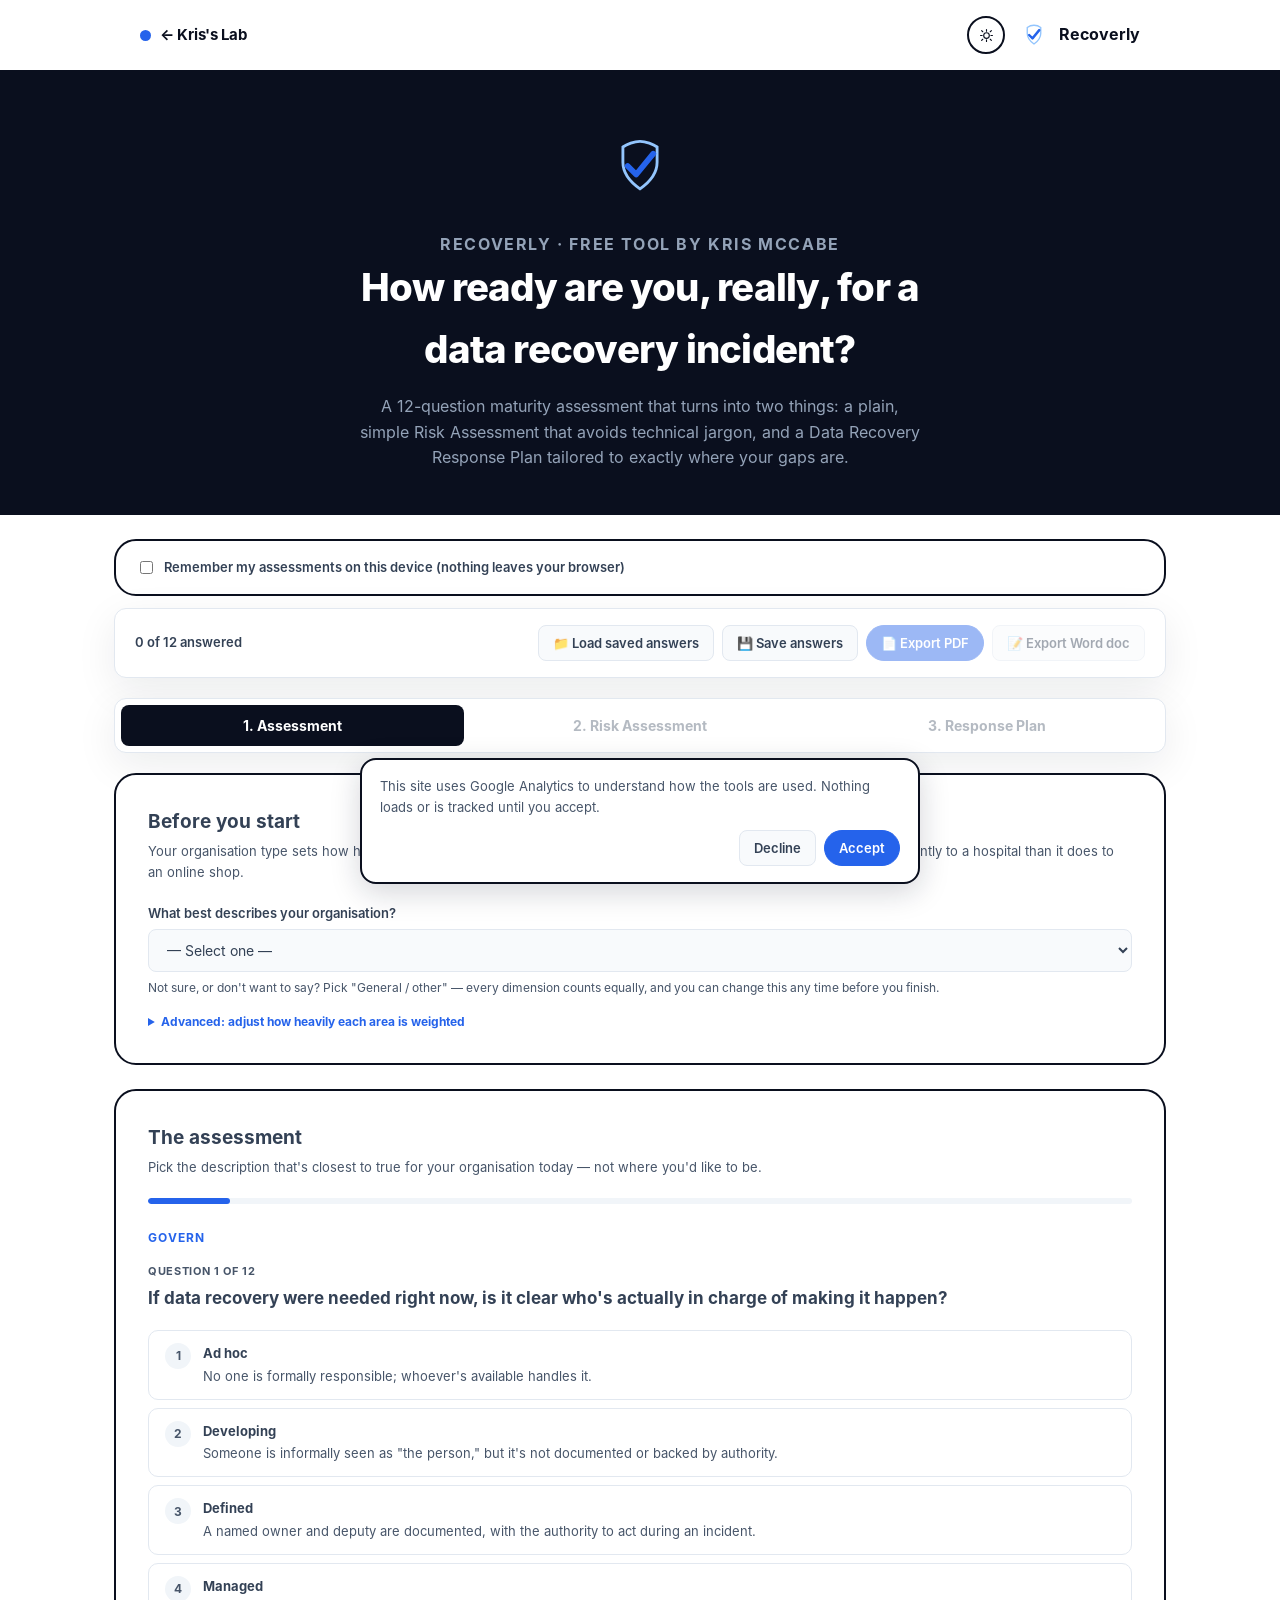
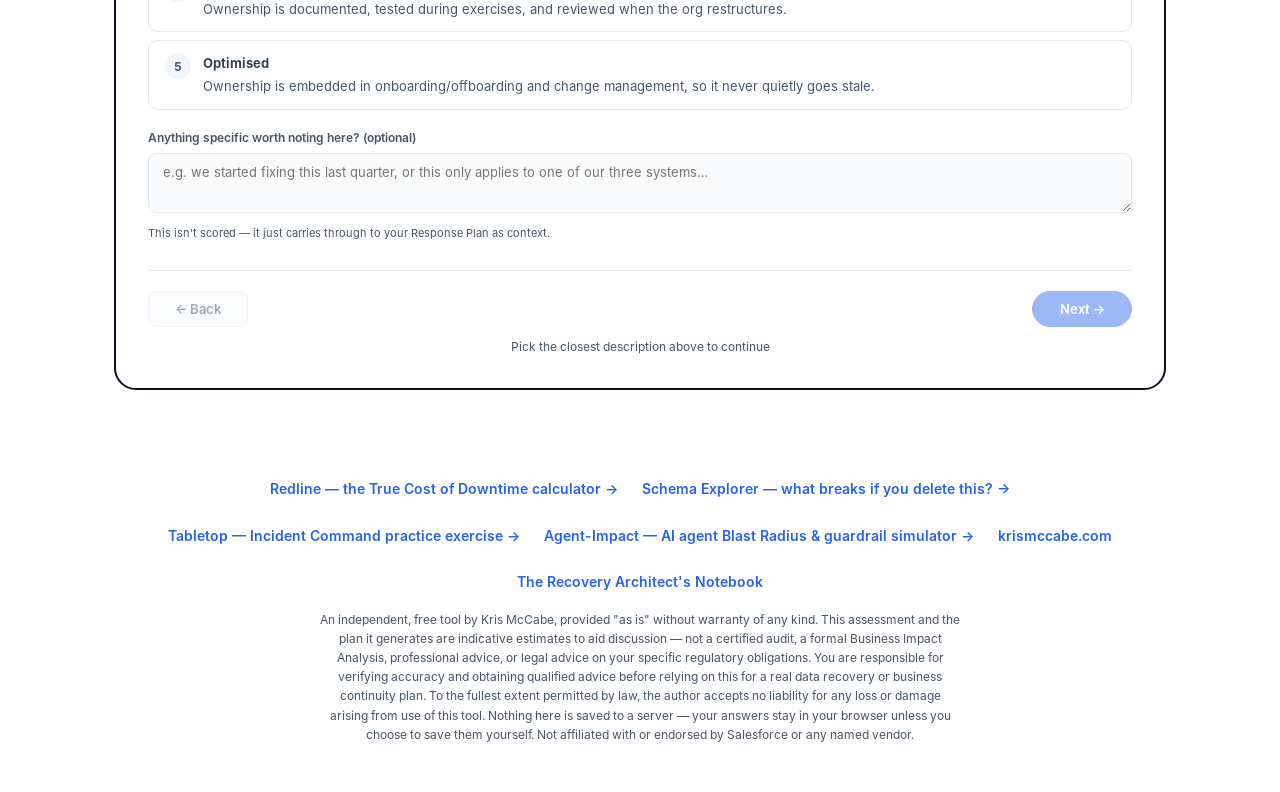
<file: recoverly/index.html>
<!DOCTYPE html>
<html lang="en-GB">
<head>
<!-- Apply a stored theme choice before first paint, so there's no flash
     of the wrong theme while lab-theme.js is still loading. -->
<script>
(function(){try{var t=localStorage.getItem('lab-theme');if(t==='light'||t==='dark'){document.documentElement.setAttribute('data-theme',t);}}catch(e){}})();
</script>
<!-- Google Analytics - only loads after cookie consent, see banner script below -->
<script>
  window.dataLayer = window.dataLayer || [];
  function gtag(){dataLayer.push(arguments);}
  function loadGoogleAnalytics(){
    var s = document.createElement('script');
    s.async = true;
    s.src = 'https://www.googletagmanager.com/gtag/js?id=G-QE309XG3DJ';
    document.head.appendChild(s);
    gtag('js', new Date());
    gtag('config', 'G-QE309XG3DJ');
  }
</script>
<meta charset="UTF-8" />
<meta name="viewport" content="width=device-width, initial-scale=1" />
<title>Recoverly — Data Recovery Maturity Assessment | Kris McCabe</title>
<link rel="icon" href="/favicon.ico" sizes="any">
<link rel="icon" href="/favicon-32.png" type="image/png" sizes="32x32">
<link rel="icon" href="/favicon-16.png" type="image/png" sizes="16x16">
<link rel="apple-touch-icon" href="/apple-touch-icon.png">
<meta name="description" content="A free maturity assessment for data recovery readiness. Get a Risk Assessment and a tailored Data Recovery Response Plan in minutes." />
<meta property="og:type" content="website">
<meta property="og:site_name" content="Kris's Lab">
<meta property="og:title" content="Recoverly — Data Recovery Maturity Assessment">
<meta property="og:description" content="A free maturity assessment for data recovery readiness. Get a Risk Assessment and a tailored Data Recovery Response Plan in minutes.">
<meta property="og:url" content="https://lab.krismccabe.com/recoverly/">
<meta property="og:image" content="https://lab.krismccabe.com/og-image.png">
<meta property="og:image:width" content="1200">
<meta property="og:image:height" content="630">
<meta name="twitter:card" content="summary_large_image">
<meta name="twitter:title" content="Recoverly — Data Recovery Maturity Assessment">
<meta name="twitter:description" content="A free maturity assessment for data recovery readiness. Get a Risk Assessment and a tailored Data Recovery Response Plan in minutes.">
<meta name="twitter:image" content="https://lab.krismccabe.com/og-image.png">
<link rel="stylesheet" href="/assets/lab.css?v=6">
<script src="/assets/lab-theme.js?v=1" defer></script>
<style>
  .lab-header-inner { max-width: 1000px; }

  .hero { padding: 56px 24px 44px; }
  .hero h1 { color: #fff; font-size: clamp(1.7rem, 4vw, 2.4rem); font-weight: 800; letter-spacing: -0.02em; margin: 0 0 14px; max-width: 640px; margin-left: auto; margin-right: auto; }
  .hero p { color: #94A3B8; font-size: 16px; max-width: 560px; margin: 0 auto; }

  .wrap { max-width: 1000px; margin: 0 auto; padding: 24px 20px 64px; }

  .toolbar {
    background: var(--panel-bg); border: 1px solid var(--border); border-radius: var(--radius);
    box-shadow: 0 12px 40px rgba(15,23,42,0.08); padding: 16px 20px; margin-bottom: 20px;
    display: flex; align-items: center; justify-content: space-between; gap: 16px; flex-wrap: wrap;
  }
  .toolbar .progress-text { font-size: 13px; font-weight: 600; color: var(--text); }
  .toolbar .actions { display: flex; gap: 8px; flex-wrap: wrap; }
  @media (max-width: 640px) {
    #btn-pdf, #btn-docx { display: none; }
    .actions.exports-ready #btn-pdf, .actions.exports-ready #btn-docx { display: inline-flex; }
  }
  .btn {
    border: 1px solid var(--border); background: var(--surface); color: var(--text);
    font-family: inherit; font-size: 13px; font-weight: 600; padding: 9px 14px; border-radius: 8px;
    cursor: pointer; transition: border-color 0.15s ease, background 0.15s ease; display: inline-flex; align-items: center; gap: 6px;
  }
  .btn:hover:not(:disabled) { border-color: var(--accent); background: rgba(37, 99, 235, 0.12); }
  .btn:disabled { opacity: 0.45; cursor: not-allowed; }
  .btn.primary { background: var(--accent); border-color: var(--accent); color: #fff; }
  .btn.primary:hover:not(:disabled) { background: var(--accent-hv); border-color: var(--accent-hv); }

  .tabs { display: flex; gap: 4px; background: var(--panel-bg); border: 1px solid var(--border); border-radius: var(--radius); padding: 6px; margin-bottom: 20px; box-shadow: 0 12px 40px rgba(15,23,42,0.08); }
  .tab-btn {
    flex: 1; border: none; background: transparent; font-family: inherit; font-size: 14px; font-weight: 700;
    color: var(--text-muted); padding: 12px 8px; border-radius: 8px; cursor: pointer; transition: all 0.15s ease;
  }
  .tab-btn.active { background: var(--navy); color: #fff; }
  .tab-btn:disabled { opacity: 0.4; cursor: not-allowed; }
  .tab-panel { display: none; }
  .tab-panel.active { display: block; }

  .panel { padding: 32px; margin-bottom: 24px; }
  .panel h2 { font-size: 19px; font-weight: 700; color: var(--text); margin: 0 0 4px; }
  .panel .sub { font-size: 13px; color: var(--text-muted); margin: 0 0 20px; }

  .field label { display: block; font-size: 13px; font-weight: 600; color: var(--text); margin-bottom: 6px; }
  select.select-input, input.text-input {
    width: 100%; border: 1px solid var(--border); border-radius: 8px; background: var(--surface);
    padding: 11px 14px; font-family: inherit; font-size: 14px; color: var(--text);
  }
  select.select-input:focus, input.text-input:focus { outline: 2px solid var(--accent); outline-offset: -2px; }

  .category-header {
    font-size: 12px; font-weight: 700; text-transform: uppercase; letter-spacing: 0.08em; color: var(--accent);
    margin: 0 0 16px;
  }

  .q-progress-track { height: 6px; background: var(--surface-2); border-radius: 3px; overflow: hidden; margin-bottom: 24px; }
  .q-progress-fill { height: 100%; background: var(--accent); border-radius: 3px; transition: width 0.25s ease; }

  .question-card { margin-bottom: 0; }
  .question-card .q-num { font-size: 11px; font-weight: 700; color: var(--text-muted); text-transform: uppercase; letter-spacing: 0.06em; }
  .question-card h3 { font-size: 17px; font-weight: 700; color: var(--text); margin: 4px 0 18px; }

  .notes-field { margin-top: 18px; }
  .notes-field label { display: block; font-size: 12px; font-weight: 600; color: var(--text-muted); margin-bottom: 6px; }
  .notes-field textarea {
    width: 100%; border: 1px solid var(--border); border-radius: 8px; background: var(--surface);
    padding: 10px 14px; font-family: inherit; font-size: 13px; color: var(--text); resize: vertical; min-height: 60px;
  }
  .notes-field textarea:focus { outline: 2px solid var(--accent); outline-offset: -2px; }
  .notes-field .notes-hint { font-size: 11px; color: var(--text-muted); margin-top: 4px; }

  .q-nav { display: flex; justify-content: space-between; align-items: center; margin-top: 28px; padding-top: 20px; border-top: 1px solid var(--border); flex-wrap: wrap; gap: 10px; }
  .q-nav .btn { min-width: 100px; justify-content: center; }
  .q-nav .must-answer-note { font-size: 12px; color: var(--text-muted); order: 3; width: 100%; text-align: center; }
  @media (max-width: 480px) {
    .q-nav { flex-direction: column-reverse; }
    .q-nav .must-answer-note { order: -1; margin-bottom: 4px; }
    .q-nav .btn { width: 100%; }
  }
  .level-options { display: flex; flex-direction: column; gap: 8px; }
  .level-option {
    border: 1px solid var(--border); border-radius: 10px; padding: 12px 16px; cursor: pointer;
    transition: border-color 0.15s ease, background 0.15s ease; display: flex; gap: 12px; align-items: flex-start;
  }
  .level-option:hover { border-color: var(--accent); }
  .level-option.selected { border-color: var(--accent); background: rgba(37, 99, 235, 0.12); box-shadow: 0 0 0 1px var(--accent) inset; }
  .level-option .lvl-badge {
    flex-shrink: 0; width: 26px; height: 26px; border-radius: 50%; background: var(--surface-2); color: var(--text-muted);
    font-size: 12px; font-weight: 700; display: flex; align-items: center; justify-content: center;
  }
  .level-option.selected .lvl-badge { background: var(--accent); color: #fff; }
  .level-option .lvl-text { font-size: 13px; }
  .level-option .lvl-name { font-weight: 700; color: var(--text); }
  .level-option .lvl-desc { color: var(--text-muted); margin-top: 2px; }

  .score-hero { display: flex; align-items: center; gap: 28px; flex-wrap: wrap; padding: 24px 0; }
  .score-circle {
    width: 120px; height: 120px; border-radius: 50%; background: var(--navy); color: #fff;
    display: flex; flex-direction: column; align-items: center; justify-content: center; flex-shrink: 0;
  }
  .score-circle .num { font-size: 32px; font-weight: 800; letter-spacing: -0.02em; }
  .score-circle .denom { font-size: 12px; color: #93C5FD; }
  .score-meta h3 { font-size: 20px; font-weight: 800; color: var(--text); margin: 0 0 6px; }
  .score-meta p { font-size: 14px; color: var(--text-muted); margin: 0; max-width: 480px; }

  .radar-wrap { display: flex; justify-content: center; margin: 12px 0 24px; }
  .radar-wrap svg { max-width: 100%; height: auto; }

  .rag-legend { display: flex; gap: 18px; flex-wrap: wrap; font-size: 12px; color: var(--text-muted); margin-bottom: 14px; }
  .rag-legend span { display: inline-flex; align-items: center; gap: 6px; }
  .rag-legend i { width: 9px; height: 9px; border-radius: 50%; display: inline-block; }
  .rag-grid { display: grid; grid-template-columns: repeat(auto-fit, minmax(200px, 1fr)); gap: 10px; margin-bottom: 28px; }
  .rag-item { display: flex; align-items: center; gap: 10px; padding: 10px 14px; border-radius: 8px; background: var(--surface-2); }
  .rag-dot { width: 11px; height: 11px; border-radius: 50%; flex-shrink: 0; }
  .rag-item .rag-name { font-size: 13px; font-weight: 700; color: var(--text); display: block; }
  .rag-item .rag-level { font-size: 12px; color: var(--text-muted); }

  .gap-card {
    border: 1px solid var(--border); border-left: 4px solid var(--risk); border-radius: 10px;
    padding: 16px 18px; margin-bottom: 12px; background: var(--risk-bg);
  }
  .gap-card .gap-title { font-size: 14px; font-weight: 700; color:var(--risk); margin: 0 0 4px; }
  .gap-card .gap-desc { font-size: 13px; color:var(--risk); margin: 0 0 8px; }
  .gap-card .gap-action { font-size: 13px; color: var(--text); background: var(--panel-bg); border-radius: 8px; padding: 10px 12px; }
  .gap-card .gap-action strong { color: var(--text); }

  .plan-group-header {
    font-size: 12px; font-weight: 700; text-transform: uppercase; letter-spacing: 0.08em; color: #fff;
    background: var(--navy); padding: 10px 16px; border-radius: 8px; margin: 28px 0 4px;
  }
  .plan-section:first-of-type { margin-top: 0; }
  .plan-section { margin-bottom: 16px; padding-bottom: 16px; border-bottom: 1px solid var(--border); }
  .plan-section:last-child { border-bottom: none; margin-bottom: 0; padding-bottom: 0; }
  .plan-section summary { cursor: pointer; list-style: none; padding: 8px 0; }
  .plan-section summary::-webkit-details-marker { display: none; }
  .plan-section summary::before { content: '\25B6'; display: inline-block; font-size: 11px; color: var(--accent); margin-right: 10px; transition: transform 0.15s ease; }
  .plan-section[open] summary::before { transform: rotate(90deg); }
  .plan-section summary h3 { display: inline; }
  .plan-section-body { padding: 12px 0 4px 21px; }
  .plan-section h3 { font-size: 16px; font-weight: 700; color: var(--text); margin: 0 0 4px; }
  .plan-section .plan-sub { font-size: 12px; color: var(--text-muted); margin: 0 0 14px; }
  .assessment-row {
    display: flex; align-items: center; justify-content: space-between; gap: 10px; flex-wrap: wrap;
    padding: 10px 14px; border: 1px solid var(--border); border-radius: 8px; background: var(--surface);
  }
  @media (max-width: 480px) {
    .assessment-row { flex-direction: column; align-items: flex-start; }
    .assessment-row .a-actions { width: 100%; justify-content: flex-end; }
  }
  .assessment-row.active { border-color: var(--accent); background: rgba(37, 99, 235, 0.12); }
  .assessment-row .a-name { font-size: 13px; font-weight: 700; color: var(--text); }
  .assessment-row .a-meta { font-size: 11px; color: var(--text-muted); }
  .assessment-row .a-actions { display: flex; gap: 6px; flex-shrink: 0; }
  .assessment-row .a-actions button {
    border: none; background: transparent; color: var(--accent); font-size: 11px; font-weight: 700;
    cursor: pointer; padding: 4px 6px;
  }
  .assessment-row .a-actions button:hover { text-decoration: underline; }
  .role-card { border: 1px solid var(--border); border-radius: 10px; padding: 14px 16px; margin-bottom: 10px; background: var(--panel-bg); }
  .field-row { display: grid; grid-template-columns: 1fr 1fr; gap: 12px; }
  @media (max-width: 560px) { .field-row { grid-template-columns: 1fr; } }
  .role-card.senior { border-left: 4px solid var(--accent); background: rgba(37, 99, 235, 0.12); }
  .role-card .role-name { font-size: 14px; font-weight: 700; color: var(--text); margin-bottom: 4px; }
  .role-card .role-name .senior-tag { font-size: 10px; font-weight: 700; text-transform: uppercase; letter-spacing: 0.05em; color: var(--accent); margin-left: 8px; }
  .role-card .role-desc { font-size: 13px; color: var(--text-muted); line-height: 1.6; }
  .guidance-box { background: var(--surface-2); border-radius: 8px; padding: 12px 16px; margin-bottom: 18px; font-size: 13px; color: var(--text-muted); }
  .guidance-box strong { color: var(--text); }
  .guidance-box .guidance-line { margin-bottom: 6px; }
  .guidance-box .guidance-line:last-child { margin-bottom: 0; }
  .plan-field { margin-bottom: 16px; }
  .plan-field label { display: block; font-size: 13px; font-weight: 700; color: var(--text); margin-bottom: 6px; }
  .plan-field textarea, .plan-field input.text-input {
    width: 100%; border: 1px solid var(--border); border-radius: 8px; background: var(--panel-bg);
    padding: 11px 14px; font-family: inherit; font-size: 14px; color: var(--text);
  }
  .plan-field textarea { resize: vertical; min-height: 80px; }
  .plan-field textarea:focus, .plan-field input.text-input:focus { outline: 2px solid var(--accent); outline-offset: -2px; }
  .plan-item .plan-item-label { font-size: 12px; font-weight: 700; color: var(--accent); text-transform: uppercase; letter-spacing: 0.05em; margin-bottom: 4px; }
  .plan-item .plan-item-level { font-size: 13px; color: var(--text-muted); margin-bottom: 6px; }
  .plan-item .plan-item-action { font-size: 14px; color: var(--text); background: var(--surface-2); border-radius: 8px; padding: 10px 14px; }
  .plan-maintain { font-size: 14px; color: var(--safe); background: var(--safe-bg); border-radius: 8px; padding: 10px 14px; }

  .empty-state { text-align: center; padding: 48px 24px; color: var(--text-muted); }
  .empty-state p { font-size: 14px; max-width: 380px; margin: 0 auto; }

  footer { max-width: 1000px; }
  footer .disclaimer { max-width: 640px; }

  @media (max-width: 640px) {
    .score-hero { flex-direction: column; text-align: center; }
    .panel { padding: 22px; }
  }

  #print-root { display: none; }

  @media print {
    body > *:not(#print-root) { display: none !important; }
    #print-root { display: block !important; }
  }

  #print-root {
    font-family: 'Inter', -apple-system, BlinkMacSystemFont, 'Segoe UI', sans-serif;
    color: var(--text);
    max-width: 720px;
    margin: 0 auto;
    padding: 20px;
  }
  #print-root h1 {
    color: var(--text); font-size: 22px; font-weight: 800; margin: 0 0 12px;
    break-after: avoid-page; page-break-after: avoid;
  }
  #print-root h2 {
    color: var(--accent); font-size: 16px; font-weight: 700; margin: 28px 0 4px;
    border-bottom: 1px solid var(--border); padding-bottom: 4px;
    break-after: avoid-page; page-break-after: avoid;
    break-before: auto; page-break-before: auto;
  }
  #print-root h3 {
    color: var(--text); font-size: 13px; font-weight: 700; margin: 16px 0 4px;
    break-after: avoid-page; page-break-after: avoid;
  }
  #print-root p, #print-root li {
    font-size: 13px; line-height: 1.6; margin: 0 0 10px;
    break-inside: avoid-page; page-break-inside: avoid;
  }
  /* Keep each heading glued to the paragraph immediately after it, so a
     heading never lands alone at the bottom of a page with its content
     pushed to the next one. */
  #print-root h1 + p, #print-root h2 + p, #print-root h3 + p {
    break-before: avoid-page; page-break-before: avoid;
  }
</style>
<script type="application/ld+json">
{
  "@context": "https://schema.org",
  "@type": "SoftwareApplication",
  "name": "Recoverly — Data Recovery Maturity Assessment",
  "description": "A free maturity assessment for data recovery readiness. Get a Risk Assessment and a tailored Data Recovery Response Plan in minutes.",
  "url": "https://lab.krismccabe.com/recoverly/",
  "applicationCategory": "BusinessApplication",
  "operatingSystem": "Any (runs in browser)",
  "isAccessibleForFree": true,
  "offers": {
    "@type": "Offer",
    "price": "0",
    "priceCurrency": "USD"
  },
  "author": {
    "@type": "Person",
    "name": "Kris McCabe",
    "url": "https://krismccabe.com/"
  }
}
</script>
<link rel="stylesheet" href="/assets/swiss.css?v=5">
</head>
<body>
<a class="skip-link" href="#main-content">Skip to content</a>

<div class="cookie-banner" id="cookie-banner" role="dialog" aria-label="Cookie consent">
  <p>This site uses Google Analytics to understand how the tools are used. Nothing loads or is tracked until you accept.</p>
  <div class="cookie-banner-actions">
    <button type="button" id="cookie-decline" class="btn small">Decline</button>
    <button type="button" id="cookie-accept" class="btn primary small">Accept</button>
  </div>
</div>
<script>
(function(){
  var consent = localStorage.getItem('cookie-consent');
  if (consent === 'granted') { loadGoogleAnalytics(); return; }
  if (consent === 'denied') { return; }
  var banner = document.getElementById('cookie-banner');
  banner.style.display = 'flex';
  document.getElementById('cookie-accept').addEventListener('click', function(){
    localStorage.setItem('cookie-consent', 'granted');
    banner.style.display = 'none';
    loadGoogleAnalytics();
  });
  document.getElementById('cookie-decline').addEventListener('click', function(){
    localStorage.setItem('cookie-consent', 'denied');
    banner.style.display = 'none';
  });
})();
</script>

  <div id="print-root"></div>

  <header class="lab-header">
    <div class="lab-header-inner" style="display:flex; align-items:center; justify-content:space-between;">
      <a class="lab-back" href="/">&#8592; Kris's Lab</a>
      <div style="display:flex; align-items:center; gap:14px;">
        <button type="button" id="theme-toggle" class="theme-toggle" aria-label="Toggle dark mode" aria-pressed="false">
          <svg class="icon-sun" viewBox="0 0 24 24" width="15" height="15" fill="none" stroke="currentColor" stroke-width="1.8" stroke-linecap="round" aria-hidden="true">
            <circle cx="12" cy="12" r="4.5"/>
            <path d="M12 2.5v2.5M12 19v2.5M4.2 4.2l1.8 1.8M18 18l1.8 1.8M2.5 12h2.5M19 12h2.5M4.2 19.8l1.8-1.8M18 6l1.8-1.8"/>
          </svg>
          <svg class="icon-moon" viewBox="0 0 24 24" width="15" height="15" fill="none" stroke="currentColor" stroke-width="1.8" stroke-linecap="round" stroke-linejoin="round" aria-hidden="true">
            <path d="M20 14.2A8.5 8.5 0 1 1 9.8 4a7 7 0 0 0 10.2 10.2Z"/>
          </svg>
        </button>
        <span style="display:flex; align-items:center; gap:8px; color:#fff; font-weight:700; font-size:14px;">
        <svg viewBox="0 0 40 40" width="22" height="22" xmlns="http://www.w3.org/2000/svg" aria-hidden="true">
          <path d="M20 7 C23 7,27 8.5,29 10 L29 18 C29 24,25 28.5,20 32 C15 28.5,11 24,11 18 L11 10 C13 8.5,17 7,20 7 Z" fill="none" stroke="#93C5FD" stroke-width="1.8"/>
          <path d="M13.5 20 L18 24.5 L27 13.5" stroke="#2563EB" stroke-width="3.2" fill="none" stroke-linecap="round" stroke-linejoin="round"/>
        </svg>
        Recoverly
      </span>
      </div>
    </div>
  </header>

  <div class="hero" id="main-content">
    <svg viewBox="0 0 40 40" width="48" height="48" xmlns="http://www.w3.org/2000/svg" aria-hidden="true" style="margin-bottom:16px;">
      <path d="M20 7 C23 7,27 8.5,29 10 L29 18 C29 24,25 28.5,20 32 C15 28.5,11 24,11 18 L11 10 C13 8.5,17 7,20 7 Z" fill="none" stroke="#93C5FD" stroke-width="1.5"/>
      <path d="M13.5 20 L18 24.5 L27 13.5" stroke="#2563EB" stroke-width="3" fill="none" stroke-linecap="round" stroke-linejoin="round"/>
    </svg>
    <p class="eyebrow">Recoverly &middot; Free tool by Kris McCabe</p>
    <h1>How ready are you, really, for a data recovery incident?</h1>
    <p>A 12-question maturity assessment that turns into two things: a plain, simple Risk Assessment that avoids technical jargon, and a Data Recovery Response Plan tailored to exactly where your gaps are.</p>
  </div>

  <div class="wrap">

    <div class="panel no-print" id="assessments-panel" style="padding:16px 20px; margin-bottom:12px;">
      <label style="display:flex; align-items:center; gap:8px; font-size:13px; font-weight:600; color: var(--text); cursor:pointer;">
        <input type="checkbox" id="remember-toggle"> Remember my assessments on this device (nothing leaves your browser)
      </label>
      <div id="assessments-list-wrap" style="display:none; margin-top:14px;">
        <div id="assessments-list" style="display:flex; flex-direction:column; gap:6px;"></div>
        <button class="btn" id="new-assessment-btn" style="margin-top:10px; font-size:12px; padding:7px 12px;">+ New assessment (e.g. a second system)</button>
        <button class="btn" id="clear-all-btn" style="margin-top:10px; margin-left:8px; font-size:12px; padding:7px 12px; color:var(--risk); border-color:var(--risk);">Delete all saved data from this device</button>
      </div>
    </div>

    <div class="toolbar no-print">
      <span class="progress-text" id="progress-text">0 of 12 answered</span>
      <div class="actions">
        <button class="btn" id="btn-load">&#128193; Load saved answers</button>
        <button class="btn" id="btn-save">&#128190; Save answers</button>
        <button class="btn primary" id="btn-pdf" disabled>&#128196; Export PDF</button>
        <button class="btn" id="btn-docx" disabled>&#128221; Export Word doc</button>
      </div>
      <input type="file" id="file-input" accept="application/json" style="display:none;" />
    </div>

    <div class="tabs no-print">
      <button class="tab-btn active" data-tab="assessment">1. Assessment</button>
      <button class="tab-btn" data-tab="risk" disabled id="tab-btn-risk">2. Risk Assessment</button>
      <button class="tab-btn" data-tab="plan" disabled id="tab-btn-plan">3. Response Plan</button>
    </div>

    <!-- ASSESSMENT TAB -->
    <div class="tab-panel active" id="tab-assessment">
      <div class="panel">
        <h2>Before you start</h2>
        <p class="sub">Your organisation type sets how heavily each area counts toward your overall score — a communication plan matters differently to a hospital than it does to an online shop.</p>
        <div class="field">
          <label for="industry-select">What best describes your organisation?</label>
          <select class="select-input" id="industry-select">
            <option value="">— Select one —</option>
          </select>
          <p style="font-size:12px; color:var(--text-muted); margin:6px 0 0;">Not sure, or don't want to say? Pick "General / other" — every dimension counts equally, and you can change this any time before you finish.</p>
        </div>
        <details id="weights-details" style="margin-top:14px;">
          <summary style="cursor:pointer; font-size:12px; font-weight:700; color:var(--accent);">Advanced: adjust how heavily each area is weighted</summary>
          <p style="font-size:12px; color:var(--text-muted); margin:8px 0 12px;">These start from your industry's defaults (see REQUIREMENTS.md §8) — a first-pass hypothesis, not the final word. Edit any of them; the rest keep using the preset.</p>
          <div id="weights-grid" style="display:grid; grid-template-columns:repeat(auto-fit, minmax(180px,1fr)); gap:8px;"></div>
          <button class="btn" id="reset-weights-btn" style="margin-top:10px; font-size:12px; padding:6px 10px;">Reset to industry defaults</button>
        </details>
      </div>

      <div class="panel">
        <h2>The assessment</h2>
        <p class="sub">Pick the description that's closest to true for your organisation today — not where you'd like to be.</p>
        <div id="questions-container"></div>
      </div>
    </div>

    <!-- RISK ASSESSMENT TAB -->
    <div class="tab-panel" id="tab-risk">
      <div class="panel" id="risk-panel-content" aria-live="polite">
        <div class="empty-state"><p>Answer all 12 questions to see your Risk Assessment.</p></div>
      </div>
    </div>

    <!-- RESPONSE PLAN TAB -->
    <div class="tab-panel" id="tab-plan">
      <div class="panel" id="plan-panel-content" aria-live="polite">
        <div class="empty-state"><p>Answer all 12 questions to generate your Response Plan.</p></div>
      </div>
    </div>

  </div>

  <footer>
    <div class="links">
      <a href="/redline/" target="_blank" rel="noopener">Redline — the True Cost of Downtime calculator &rarr;</a>
      <a href="/schema-explorer/" target="_blank" rel="noopener">Schema Explorer — what breaks if you delete this? &rarr;</a>
      <a href="/tabletop/" target="_blank" rel="noopener">Tabletop — Incident Command practice exercise &rarr;</a>
      <a href="/agent-impact/" target="_blank" rel="noopener">Agent-Impact — AI agent Blast Radius &amp; guardrail simulator &rarr;</a>
      <a href="https://krismccabe.com" target="_blank" rel="noopener">krismccabe.com</a>
      <a href="https://therecoveryarchnotebook.substack.com" target="_blank" rel="noopener">The Recovery Architect's Notebook</a>
    </div>
    <p class="disclaimer">An independent, free tool by Kris McCabe, provided "as is" without warranty of any kind. This assessment and the plan it generates are indicative estimates to aid discussion — not a certified audit, a formal Business Impact Analysis, professional advice, or legal advice on your specific regulatory obligations. You are responsible for verifying accuracy and obtaining qualified advice before relying on this for a real data recovery or business continuity plan. To the fullest extent permitted by law, the author accepts no liability for any loss or damage arising from use of this tool. Nothing here is saved to a server — your answers stay in your browser unless you choose to save them yourself. Not affiliated with or endorsed by Salesforce or any named vendor.</p>
  </footer>

<script>
  // ---------------------------------------------------------------
  // DATA
  // ---------------------------------------------------------------

  const MATURITY_LEVELS = [
    { level: 1, name: 'Ad hoc' },
    { level: 2, name: 'Developing' },
    { level: 3, name: 'Defined' },
    { level: 4, name: 'Managed' },
    { level: 5, name: 'Optimised' }
  ];

  const INDUSTRIES = [
    { id: 'financial', name: 'Financial services' },
    { id: 'healthcare', name: 'Healthcare' },
    { id: 'retail', name: 'Retail / e-commerce' },
    { id: 'saas', name: 'SaaS / technology' },
    { id: 'public', name: 'Public sector / government' },
    { id: 'general', name: 'General / other' }
  ];

  const MATURITY_DIMENSIONS = [
    {
      id: 'ownership', category: 'Govern', short: 'Ownership', radar: 'Ownership',
      question: "If data recovery were needed right now, is it clear who's actually in charge of making it happen?",
      levels: [
        "No one is formally responsible; whoever's available handles it.",
        'Someone is informally seen as "the person," but it\'s not documented or backed by authority.',
        'A named owner and deputy are documented, with the authority to act during an incident.',
        'Ownership is documented, tested during exercises, and reviewed when the org restructures.',
        "Ownership is embedded in onboarding/offboarding and change management, so it never quietly goes stale."
      ]
    },
    {
      id: 'policy', category: 'Govern', short: 'Policy & compliance', radar: 'Policy',
      question: 'Are your RTO/RPO targets based on actual business or regulatory requirements, or best guesses?',
      levels: [
        'No documented targets exist at all.',
        'Targets exist somewhere but were set arbitrarily, without reference to real business impact.',
        'Targets are documented and were derived from a real business impact assessment.',
        'Targets are reviewed periodically against changing regulatory/business requirements.',
        'Targets are a living input to strategic planning, not a static compliance artefact.'
      ]
    },
    {
      id: 'inventory', category: 'Identify', short: 'Data inventory', radar: 'Data',
      question: 'Could you produce an accurate list of what data lives where, and how critical each piece is, today?',
      levels: [
        "No inventory exists; knowledge lives in people's heads.",
        'A partial or outdated inventory exists somewhere.',
        'A current, accurate inventory exists and is actively maintained.',
        'The inventory is kept current with tooling assistance, not manual upkeep.',
        'Criticality classifications feed directly into backup/protection decisions automatically.'
      ]
    },
    {
      id: 'dependencies', category: 'Identify', short: 'Dependencies', radar: 'Deps',
      question: "If one system went down, do you know everything else that would be affected, and in what order to restore things?",
      levels: [
        "Dependencies are not documented; they're discovered during the incident itself.",
        'Some dependencies are known informally but not written down.',
        'A documented dependency map exists and informs recovery sequencing.',
        'The map is validated periodically against the real environment, not just written once.',
        'Dependency mapping is automated/continuously discovered, not manually maintained.'
      ]
    },
    {
      id: 'backup', category: 'Protect', short: 'Backup & isolation', radar: 'Backup',
      question: 'Are your backups both comprehensive and genuinely separated from what they protect?',
      levels: [
        'Backup coverage is inconsistent or unknown; no isolation from production.',
        'Backups exist broadly but share infrastructure/credentials with production.',
        'Backups are comprehensive and properly isolated (logically or physically) from production.',
        'Isolation is regularly verified, not just configured once and assumed.',
        'Isolation is architected to withstand a compromised admin account, not just a system failure.'
      ]
    },
    {
      id: 'access', category: 'Protect', short: 'Access control', radar: 'Access',
      question: 'Is access to backup and restore capability itself properly restricted and audited?',
      levels: [
        'Broad, unaudited access — anyone with general admin rights can restore or delete backups.',
        "Some restriction exists but isn't consistently enforced or reviewed.",
        'Access is role-based, documented, and reviewed periodically.',
        'Access changes are logged and alerted on, not just reviewed after the fact.',
        'Least-privilege is enforced automatically, with anomalous access flagged in real time.'
      ]
    },
    {
      id: 'monitoring', category: 'Detect', short: 'Monitoring', radar: 'Monitor',
      question: 'Would data loss or corruption actually be noticed quickly, or only discovered by chance?',
      levels: [
        'No monitoring; issues are discovered when someone complains.',
        "Some monitoring exists but doesn't specifically cover data integrity/loss.",
        'Monitoring specifically covers data loss/corruption scenarios, with defined alert thresholds.',
        'Alerts are tuned and tested to minimise both false positives and missed detections.',
        'Detection is continuously improved based on near-miss and post-incident learnings.'
      ]
    },
    {
      id: 'command', category: 'Respond', short: 'Incident command', radar: 'Incident',
      question: "During an incident, is it clear who does what, regardless of who happens to be online?",
      levels: [
        'No structure; response is improvised by whoever notices first.',
        "Roles exist informally but aren't documented or rehearsed.",
        'A documented incident command structure exists, with defined roles and escalation paths.',
        'The structure is rehearsed through drills, not just written down.',
        'The structure flexes appropriately to incident severity/scale, tested across multiple scenario types.'
      ]
    },
    {
      id: 'communication', category: 'Respond', short: 'Communication', radar: 'Comms',
      question: 'Is there a plan for who gets told what, when, during an incident — including regulators if applicable?',
      levels: [
        'No communication plan; messaging is improvised during the incident.',
        'Informal norms exist but nothing documented or pre-approved.',
        'A documented plan exists covering internal and external stakeholders, including regulatory notification where applicable.',
        'Templates and pre-approved messaging exist to speed up real execution.',
        'The plan is rehearsed and adapted based on lessons from drills or real incidents.'
      ]
    },
    {
      id: 'procedures', category: 'Recover', short: 'Recovery docs', radar: 'Recovery',
      question: 'Are the actual steps to recover each system/data type written down, or does recovery depend on specific people?',
      levels: [
        "No documented procedures; recovery depends entirely on specific individuals' knowledge.",
        'Some documentation exists but is incomplete, outdated, or scattered.',
        'Comprehensive, current, step-by-step procedures exist per system/data type.',
        'Procedures are validated against the real environment periodically, not just written once.',
        'Procedures are kept current automatically as systems change, linked to change management.'
      ]
    },
    {
      id: 'testing', category: 'Recover', short: 'Testing', radar: 'Testing',
      question: 'Are recovery procedures actually tested, and how often?',
      levels: [
        'Never tested; confidence is based on assumption alone.',
        'Tested rarely, or only after a real incident forces it.',
        'Tested on a defined, regular cadence (e.g. annually or per major change).',
        'Testing includes realistic, unannounced, or adversarial scenarios, not just planned walkthroughs.',
        'Testing is continuous/automated — regular game days, chaos-engineering-style exercises.'
      ]
    },
    {
      id: 'review', category: 'Recover', short: 'Post-incident review', radar: 'Review',
      question: 'After a real incident or test, is there a formal process to capture lessons and act on them?',
      levels: [
        'No review process; incidents are forgotten once resolved.',
        'Informal debriefs happen sometimes but nothing is documented or tracked.',
        'A formal post-incident review process exists and produces documented actions.',
        'Actions from reviews are tracked to completion and verified.',
        'Review findings feed systematically into training, tooling, and the plan itself — continuous improvement, not just documentation.'
      ]
    }
  ];

  const MATURITY_BRIDGES = {
    ownership: [
      "Identify who's actually handling recovery today, even informally, and name them as the interim owner.",
      'Document ownership formally — a named primary and deputy, with explicit sign-off on their authority to act during an incident.',
      "Include the owner role in incident-response drills so it's tested, not just written down; revisit after any org restructure.",
      'Fold ownership assignment into onboarding/offboarding and change-management processes so it updates itself.'
    ],
    policy: [
      "Write down whatever RTO/RPO figures are currently assumed, even if they're guesses — a documented guess beats an undocumented one.",
      'Run a real business impact assessment, even a lightweight one, to replace guessed targets with ones tied to actual cost of downtime/data loss.',
      "Set a review cadence (annually, or after major regulatory change) so targets don't quietly go stale.",
      'Feed recovery targets into strategic/budget planning directly, rather than treating them as an isolated compliance checkbox.'
    ],
    inventory: [
      'Start a basic inventory, even a spreadsheet — capture what exists before worrying about polish.',
      'Assign ownership for keeping the inventory current, and reconcile it against reality at least once.',
      'Introduce tooling (discovery scans, CMDB, etc.) to reduce reliance on manual updates.',
      'Link criticality classifications directly into backup/protection policy so a classification change automatically adjusts protection level.'
    ],
    dependencies: [
      'After any incident or major change, write down what you discover about dependencies — build the map opportunistically if not proactively.',
      'Deliberately map dependencies for your most critical systems first, and use that map to define recovery order.',
      'Periodically validate the map against the real environment — architectures drift faster than documentation.',
      'Adopt automated dependency-discovery tooling so the map updates itself as the environment changes.'
    ],
    backup: [
      'Get coverage consistent and comprehensive first — isolation can follow once coverage is solid.',
      'Separate backup infrastructure and credentials from production — different accounts, different access paths.',
      'Schedule regular verification that isolation actually holds, not just that it was configured once.',
      'Architect isolation to withstand a compromised admin account specifically — assume the attacker already has legitimate-looking access.'
    ],
    access: [
      "Restrict backup/restore access to a defined group, even if managing that group is still informal.",
      'Move to role-based access with a documented review cadence.',
      'Add logging and alerting on access changes, not just periodic manual review.',
      'Automate least-privilege enforcement and real-time anomaly detection on recovery-tooling access.'
    ],
    monitoring: [
      'Add basic monitoring covering the most critical systems, even without data-loss-specific tuning yet.',
      'Define alert thresholds specifically for data integrity/loss scenarios, not just general uptime.',
      'Tune alerts based on real incidents/near-misses to reduce false positives and missed detections.',
      'Build a continuous feedback loop so detection capability improves every time something is learned.'
    ],
    command: [
      'Write down the informal roles that already exist, even loosely.',
      'Formalise a documented structure with clear escalation paths.',
      'Rehearse the structure through drills, not just paper reviews.',
      'Test the structure across multiple incident types/severities to confirm it flexes appropriately.'
    ],
    communication: [
      'Capture the informal norms that already exist for who gets told what.',
      'Document a plan covering internal and external stakeholders, including regulatory notification if applicable.',
      'Pre-draft templates/messaging so real execution is faster and more consistent.',
      'Rehearse the plan and adapt it based on lessons from drills or real incidents.'
    ],
    procedures: [
      "Start writing down whatever recovery knowledge currently exists in people's heads, even informally.",
      'Fill gaps until procedures are comprehensive and current for every system/data type.',
      'Validate procedures against the real environment periodically, not just at the point they were written.',
      'Link procedure updates into change management so they update automatically as systems change.'
    ],
    testing: [
      'Run a first test, even a basic one — the goal is breaking the "never tested" state.',
      'Establish a defined, regular testing cadence rather than reactive/one-off testing.',
      'Introduce realistic or adversarial scenarios (unannounced tests) rather than only planned walkthroughs.',
      'Move toward continuous/automated testing — regular game days or chaos-engineering-style exercises.'
    ],
    review: [
      'Start holding informal debriefs after incidents or tests, even without formal documentation yet.',
      'Formalise the review process so it reliably produces documented actions.',
      'Track review actions to completion and verify they were actually implemented.',
      'Feed review findings systematically into training, tooling, and the plan itself.'
    ]
  };

  // weights keyed by dimension id, per industry. 'general' is implicitly all 1.0.
  const INDUSTRY_WEIGHTS = {
    financial:  { ownership:1.5, policy:2.0, inventory:1.0, dependencies:1.0, backup:1.5, access:1.5, monitoring:1.0, command:1.5, communication:2.0, procedures:1.0, testing:1.5, review:1.5 },
    healthcare: { ownership:1.5, policy:1.5, inventory:2.0, dependencies:1.0, backup:2.0, access:2.0, monitoring:1.5, command:1.5, communication:2.0, procedures:1.5, testing:1.0, review:1.0 },
    retail:     { ownership:1.0, policy:1.0, inventory:1.0, dependencies:1.5, backup:1.0, access:1.0, monitoring:2.0, command:1.5, communication:1.0, procedures:1.5, testing:2.0, review:1.0 },
    saas:       { ownership:1.0, policy:1.0, inventory:1.0, dependencies:2.0, backup:1.5, access:1.5, monitoring:1.5, command:1.5, communication:1.0, procedures:1.5, testing:2.0, review:2.0 },
    public:     { ownership:2.0, policy:2.0, inventory:1.5, dependencies:1.0, backup:1.5, access:1.5, monitoring:1.0, command:2.0, communication:1.5, procedures:1.5, testing:1.0, review:1.5 },
    general:    { ownership:1.0, policy:1.0, inventory:1.0, dependencies:1.0, backup:1.0, access:1.0, monitoring:1.0, command:1.0, communication:1.0, procedures:1.0, testing:1.0, review:1.0 }
  };

  const REGIMES = {
    gdpr:  { name: 'GDPR / UK GDPR', text: '72 hours to the supervisory authority' },
    pdpa:  { name: 'Singapore PDPA', text: '72 hours to the PDPC' },
    hipaa: { name: 'HIPAA (US)', text: '60 days to HHS and affected individuals' }
  };

  // Which Response Plan section each dimension feeds into.
  // A suggested starting point, not a fixed structure — every field here is
  // editable in state.roles, and users can add/remove roles freely.
  function defaultRoles() {
    return [
      {
        id: 'techLead', title: 'Technical Lead', senior: true, holder: '',
        description: "The most senior role on the recovery team. Owns the technical direction of the recovery, makes the final call on approach, and coordinates the other roles. The primary point of escalation into the Incident Response Command Team, and responsible for confirming recovery is technically complete before handing back to the business."
      },
      {
        id: 'sme', title: 'Subject Matter Expert (SME)', senior: false, holder: '',
        description: 'Provides deep knowledge of the specific system, data, or application affected. Advises the Technical Lead on what "normal" looks like for this system, validates that restored data is correct and complete, and flags anything a non-specialist might miss.'
      },
      {
        id: 'qa', title: 'QA / Tester', senior: false, holder: '',
        description: "Independently verifies the recovery actually worked before the system is declared back in service \u2014 checking data integrity, functionality, and integration points. Nothing is signed off as recovered without this role's independent check."
      },
      {
        id: 'comms', title: 'Comms', senior: false, holder: '',
        description: "Owns all communication during the incident \u2014 internal updates to leadership and staff, and external or regulatory notifications where applicable. Keeps a single source of truth for status so the Technical Lead isn't pulled away from the technical work to answer status questions."
      }
    ];
  }

  const PLAN_SECTIONS = [
    // --- Prepared in advance, not part of the live-incident sequence ---
    { group: 'Before an incident (preparation)', title: 'Roles & ownership', dims: ['ownership'], isRoles: true, fields: [] },
    { group: 'Before an incident (preparation)', title: 'Recovery targets', dims: ['policy'], isTargets: true, fields: [] },
    { group: 'Before an incident (preparation)', title: 'Data & dependency summary', dims: ['inventory', 'dependencies'], fields: [
      { id: 'incidentTypesCovered', label: 'What kinds of incidents does this plan cover?', type: 'textarea', placeholder: 'e.g. ransomware, accidental deletion, integration failure, region outage \u2014 see Redline\u2019s scenarios for common examples' },
      { id: 'criticalData', label: 'Critical data & systems covered by this plan', type: 'textarea', placeholder: 'e.g. Customer records in Salesforce, order history in the billing database...' },
      { id: 'dependencyOrder', label: 'Recovery order — what must come back first, and why', type: 'textarea', placeholder: 'e.g. Authentication service first, then the database, then the application layer...' }
    ]},
    { group: 'Before an incident (preparation)', title: 'Plan ownership & revision history', dims: [], fields: [
      { id: 'planOwner', label: 'Who owns keeping this document itself up to date? (distinct from who runs a live recovery)', type: 'text', placeholder: 'e.g. IT Governance Lead' },
      { id: 'revisionHistory', label: 'Revision history \u2014 log changes and approvals over time', type: 'textarea', placeholder: 'e.g. 16 July 2026 \u2014 Initial draft (your name)\n\u2014 add a new line each time this plan is reviewed or updated' }
    ]},

    // --- What actually happens during an incident, in the order it happens ---
    { group: 'During an incident \u2014 in order', stage: 1, title: 'Detection', dims: ['monitoring'], fields: [
      { id: 'detectionMethod', label: 'How would this incident actually be detected?', type: 'textarea', placeholder: 'Monitoring alerts, a user report, a failed job, a scheduled check...' },
      { id: 'declareCriteria', label: 'What triggers officially declaring a data recovery incident?', type: 'textarea', placeholder: 'e.g. Confirmed data loss/corruption affecting production, above a defined threshold...' }
    ]},
    { group: 'During an incident \u2014 in order', stage: 2, title: 'Triage & escalation', dims: ['command'], relatedLink: { url: 'https://therecoveryarchnotebook.substack.com/p/when-the-system-fails-humans-must', text: 'Why your best technical minds fail without clear roles \u2014 read the full piece' }, fields: [
      { id: 'escalationSteps', label: 'Escalation steps \u2014 who is notified, in what order, and how', type: 'textarea', placeholder: 'Who declares the incident, who they notify first, how the recovery team is activated...' },
      { id: 'commandTeamNotes', label: 'Incident Response Command Team \u2014 composition and how the Technical Lead escalates to it', type: 'textarea', placeholder: 'Who sits on the Command Team, when the Technical Lead should escalate to it, and how...' }
    ]},
    { group: 'During an incident \u2014 in order', stage: 3, title: 'Regulatory notification', dims: ['communication'], isRegulatory: true, fields: [
      { id: 'regulatoryOwner', label: 'Who is responsible for regulatory notification', type: 'text', placeholder: 'e.g. Data Protection Officer' }
    ]},
    { group: 'During an incident \u2014 in order', stage: 4, title: 'Recovery execution', dims: ['backup', 'access', 'procedures'], fields: [
      { id: 'backupDetails', label: 'Backup locations & how to access them', type: 'textarea', placeholder: 'Where backups live, who can access them, and how...' },
      { id: 'appAccessPermissions', label: 'Application access & permissions \u2014 who has (or needs) the right access within the application itself to perform the restore?', type: 'textarea', placeholder: 'Distinct from backup-tool access below \u2014 e.g. temporary elevated admin rights inside the application...' },
      { id: 'automationToPause', label: 'Automation to deactivate or bypass during recovery, and how', type: 'textarea', placeholder: 'e.g. workflows, triggers, scheduled jobs, or other automation that could fire incorrectly against partially-restored data...' },
      { id: 'integrationsToSuspend', label: 'Integrations that could be affected, and how to suspend or deactivate them', type: 'textarea', placeholder: 'e.g. pause the middleware sync or the outbound API connection, so neither side gets corrupted by out-of-sync data...' },
      { id: 'notificationsToDisable', label: 'Notifications or emails to disable during recovery', type: 'textarea', placeholder: 'e.g. order confirmations, automated customer alerts \u2014 anything that could confuse people while the system is mid-restore...' },
      { id: 'knownComplexities', label: 'Known complexities or obstacles in this application that could hamper recovery', type: 'textarea', placeholder: 'e.g. validation rules that reject bulk restores, quirky dependencies, known limits...' },
      { id: 'recoverySteps', label: 'Step-by-step recovery procedure for this system', type: 'textarea', placeholder: '1. Confirm scope of data loss...\n2. Identify last clean backup...\n3. Restore to...\n4. Validate...' },
      { id: 'unknownRecoveryApproach', label: 'When the right recovery approach isn\u2019t obvious, what\u2019s your process for working it out?', type: 'textarea', placeholder: 'e.g. isolate the affected system first so nothing gets worse, bring in the SME, check vendor documentation and support channels, test any approach in a sandbox before touching production, time-box the exploration and escalate if there\u2019s no progress...' },
      { id: 'accessList', label: 'Who has access to backup/restore tooling', type: 'textarea', placeholder: 'Named individuals or roles with restore permissions...' },
      { id: 'stallEscalation', label: 'Who does recovery escalate to if it stalls or runs past your Maximum Tolerable Downtime?', type: 'textarea', placeholder: 'e.g. Technical Lead escalates to the Incident Response Command Team after 4 hours with no progress...' }
    ]},
    { group: 'During an incident \u2014 in order', stage: 5, title: 'Validation', dims: [], fields: [
      { id: 'validationSteps', label: 'How will you confirm recovery actually worked before declaring the incident over?', type: 'textarea', placeholder: "Data integrity checks, functional testing, sign-off from the QA/Tester role before systems go back into service..." }
    ]},

    // --- Maintaining the plan itself, not tied to any one incident ---
    { group: 'Ongoing \u2014 keeping the plan alive', title: 'Testing plan', dims: ['testing'], fields: [
      { id: 'testSchedule', label: 'Testing schedule', type: 'text', placeholder: 'e.g. Quarterly, or after every major system change' },
      { id: 'lastTestDate', label: 'Date of last test', type: 'text', placeholder: 'e.g. March 2026' },
      { id: 'testResults', label: 'Results / lessons from the last test', type: 'textarea', placeholder: "What worked, what didn't, what changed as a result..." }
    ]},
    { group: 'Ongoing \u2014 keeping the plan alive', title: 'Review & lessons learned', dims: ['review'], isReviewCadence: true, fields: [
      { id: 'nextReviewDate', label: 'Next review date', type: 'text', placeholder: 'e.g. January 2027' },
      { id: 'reviewOwner', label: 'Review owner', type: 'text', placeholder: 'Who is responsible for keeping this plan current' },
      { id: 'lastIncidentDate', label: 'Date of last real incident, if any (separate from planned tests)', type: 'text', placeholder: 'e.g. None yet, or March 2026' },
      { id: 'lastIncidentFindings', label: 'What did the post-incident review find? Actions and owners', type: 'textarea', placeholder: "What went well, what didn't, and who owns each follow-up action..." }
    ]}
  ];

  // ---------------------------------------------------------------
  // STATE
  // ---------------------------------------------------------------

  function freshState() {
    return {
      industry: '',
      scores: {},       // dimensionId -> 1..5
      notes: {},        // dimensionId -> free-text string, optional
      currentQuestionIndex: 0,
      orgName: '',
      systemName: '',
      plan: {},         // fieldId -> free-text value, the actual DR plan content
      roles: defaultRoles(), // editable recovery-team roles — a suggestion, not a fixed structure
      rtoPromised: '',
      rpoPromised: '',
      calculatorExposure: '', // handed off from Redline, if the user came from there
      calculatorScenario: '',
      calculatorRtoRealistic: '',
      calculatorRtoGap: '',
      calculatorRtoCost: '',
      calculatorMtd: '',
      calculatorMtdBreached: false,
      calculatorRpoRealistic: '',
      calculatorRpoGap: '',
      calculatorRpoCost: '',
      calculatorDataVolume: '',
      regime: 'none',
      customRegimeHours: '',
      customWeights: null // null = use industry preset; once set, a full 12-entry override object
    };
  }
  let state = freshState();

  // ---------------------------------------------------------------
  // MULTI-ASSESSMENT PERSISTENCE (opt-in, client-side only — nothing
  // here is sent anywhere; it's plain localStorage on this device)
  // ---------------------------------------------------------------
  const REGISTRY_KEY = 'recoverly_assessments_v1';
  const REMEMBER_KEY = 'recoverly_remember_enabled';
  const ACTIVE_KEY = 'recoverly_active_id';
  let rememberEnabled = false;
  let activeAssessmentId = null;

  function loadRegistry() {
    try { const raw = localStorage.getItem(REGISTRY_KEY); return raw ? JSON.parse(raw) : []; }
    catch (e) { return []; }
  }
  function saveRegistry(list) {
    try { localStorage.setItem(REGISTRY_KEY, JSON.stringify(list)); }
    catch (e) { /* storage unavailable or full — fail silently, JSON export still works as a backup */ }
  }
  function persistCurrentState() {
    if (!rememberEnabled || !activeAssessmentId) return;
    const registry = loadRegistry();
    const idx = registry.findIndex(e => e.id === activeAssessmentId);
    if (idx === -1) return;
    registry[idx].state = JSON.parse(JSON.stringify(state));
    registry[idx].savedAt = new Date().toISOString();
    saveRegistry(registry);
  }

  function renderAssessmentsList() {
    const wrap = document.getElementById('assessments-list-wrap');
    const listEl = document.getElementById('assessments-list');
    if (!rememberEnabled) { wrap.style.display = 'none'; return; }
    wrap.style.display = 'block';
    const registry = loadRegistry();
    listEl.innerHTML = '';
    if (registry.length === 0) {
      listEl.innerHTML = '<p style="font-size:12px; color:var(--text-muted); margin:0;">No saved assessments yet.</p>';
      return;
    }
    registry.forEach(entry => {
      const row = document.createElement('div');
      row.className = 'assessment-row' + (entry.id === activeAssessmentId ? ' active' : '');
      const savedDate = new Date(entry.savedAt).toLocaleDateString('en-GB', { day: 'numeric', month: 'short', year: 'numeric' });
      row.innerHTML = '<div><div class="a-name">' + escapeHtml(entry.name) + '</div><div class="a-meta">' +
        escapeHtml(entry.state.systemName || 'No system named') + ' &middot; saved ' + savedDate + '</div></div>' +
        '<div class="a-actions"><button data-switch="' + entry.id + '">Switch</button><button data-rename="' + entry.id + '">Rename</button><button data-delete="' + entry.id + '">Delete</button></div>';
      listEl.appendChild(row);
    });
    listEl.querySelectorAll('[data-switch]').forEach(btn => btn.addEventListener('click', () => switchAssessment(btn.dataset.switch)));
    listEl.querySelectorAll('[data-rename]').forEach(btn => btn.addEventListener('click', () => renameAssessment(btn.dataset.rename)));
    listEl.querySelectorAll('[data-delete]').forEach(btn => btn.addEventListener('click', () => deleteAssessment(btn.dataset.delete)));
  }

  function switchAssessment(id) {
    persistCurrentState();
    const registry = loadRegistry();
    const entry = registry.find(e => e.id === id);
    if (!entry) return;
    state = Object.assign(freshState(), entry.state);
    activeAssessmentId = id;
    try { localStorage.setItem(ACTIVE_KEY, id); } catch (e) {}
    renderAssessmentsList();
    renderWeightsGrid();
    refreshAll();
  }

  function renameAssessment(id) {
    const registry = loadRegistry();
    const entry = registry.find(e => e.id === id);
    if (!entry) return;
    const name = prompt('Rename this assessment:', entry.name);
    if (!name) return;
    entry.name = name;
    saveRegistry(registry);
    renderAssessmentsList();
  }

  function deleteAssessment(id) {
    if (!confirm('Delete this saved assessment? This cannot be undone.')) return;
    let registry = loadRegistry().filter(e => e.id !== id);
    saveRegistry(registry);
    if (id === activeAssessmentId) {
      if (registry.length > 0) { switchAssessment(registry[0].id); }
      else { createNewAssessment(true); }
    } else {
      renderAssessmentsList();
    }
  }

  function createNewAssessment(skipPrompt) {
    persistCurrentState();
    const name = skipPrompt ? 'My assessment' : (prompt('Name this assessment (e.g. the system it covers):', 'My assessment') || 'My assessment');
    const id = 'a-' + Date.now() + '-' + Math.random().toString(36).slice(2, 6);
    const registry = loadRegistry();
    registry.push({ id, name, savedAt: new Date().toISOString(), state: freshState() });
    saveRegistry(registry);
    state = freshState();
    activeAssessmentId = id;
    try { localStorage.setItem(ACTIVE_KEY, id); } catch (e) {}
    renderAssessmentsList();
    renderWeightsGrid();
    refreshAll();
  }

  // ---------------------------------------------------------------
  // SCORING (per REQUIREMENTS.md §12)
  // ---------------------------------------------------------------

  function currentWeights() {
    const preset = state.industry ? (INDUSTRY_WEIGHTS[state.industry] || INDUSTRY_WEIGHTS.general) : INDUSTRY_WEIGHTS.general;
    if (!state.customWeights) return preset;
    // Merge: any dimension not explicitly overridden falls back to the preset value.
    const merged = {};
    MATURITY_DIMENSIONS.forEach(d => { merged[d.id] = (state.customWeights[d.id] != null) ? state.customWeights[d.id] : preset[d.id]; });
    return merged;
  }

  function computeMaturityScore() {
    const weights = currentWeights();
    let weightedSum = 0, weightSum = 0;
    const gaps = [];
    MATURITY_DIMENSIONS.forEach(d => {
      const score = state.scores[d.id];
      if (!score) return;
      const w = weights[d.id] || 1.0;
      weightedSum += score * w;
      weightSum += w;
      gaps.push({ id: d.id, gap: (5 - score) * w, score });
    });
    const weightedAverage = weightSum > 0 ? weightedSum / weightSum : 0;
    const roundedLevel = Math.min(5, Math.max(1, Math.round(weightedAverage)));
    gaps.sort((a, b) => b.gap - a.gap);
    const topGapValue = gaps.length ? gaps[2] ? gaps[2].gap : gaps[gaps.length - 1].gap : 0;
    const priorityGaps = gaps.filter((g, i) => i < 3 || g.gap === topGapValue).filter(g => g.gap > 0);
    return { weightedAverage, roundedLevel, priorityGaps, weights };
  }

  function answeredCount() {
    return MATURITY_DIMENSIONS.filter(d => state.scores[d.id]).length;
  }

  // ---------------------------------------------------------------
  // RENDER: Assessment tab
  // ---------------------------------------------------------------

  const industrySelect = document.getElementById('industry-select');
  INDUSTRIES.forEach(ind => {
    const opt = document.createElement('option');
    opt.value = ind.id; opt.textContent = ind.name;
    industrySelect.appendChild(opt);
  });
  industrySelect.addEventListener('change', () => {
    state.industry = industrySelect.value;
    state.customWeights = null; // switching industry clears any manual overrides
    renderWeightsGrid();
    refreshAll();
  });

  function renderWeightsGrid() {
    const grid = document.getElementById('weights-grid');
    const weights = currentWeights();
    grid.innerHTML = '';
    MATURITY_DIMENSIONS.forEach(d => {
      const wrap = document.createElement('div');
      wrap.innerHTML = '<label style="display:block; font-size:11px; font-weight:600; color: var(--text); margin-bottom:4px;">' + d.short + '</label>' +
        '<input type="number" class="text-input weight-input" data-dim="' + d.id + '" min="0.5" max="3" step="0.1" value="' + weights[d.id] + '" style="padding:8px 10px; font-size:13px;">';
      grid.appendChild(wrap);
    });
    grid.querySelectorAll('.weight-input').forEach(el => {
      el.addEventListener('input', () => {
        if (!state.customWeights) state.customWeights = Object.assign({}, currentWeights());
        state.customWeights[el.dataset.dim] = parseFloat(el.value) || 1.0;
        if (answeredCount() === 12) { renderRiskAssessment(); renderResponsePlan(); }
      });
    });
  }
  document.getElementById('reset-weights-btn').addEventListener('click', () => {
    state.customWeights = null;
    renderWeightsGrid();
    if (answeredCount() === 12) { renderRiskAssessment(); renderResponsePlan(); }
  });
  renderWeightsGrid();

  const questionsContainer = document.getElementById('questions-container');

  function renderCurrentQuestion() {
    const idx = state.currentQuestionIndex;
    const dim = MATURITY_DIMENSIONS[idx];
    const selectedLevel = state.scores[dim.id];

    let html = '<div class="q-progress-track"><div class="q-progress-fill" style="width:' + (((idx + 1) / 12) * 100) + '%;"></div></div>';
    html += '<div class="category-header">' + dim.category + '</div>';
    html += '<div class="question-card"><div class="q-num">Question ' + (idx + 1) + ' of 12</div><h3 tabindex="-1" id="current-q-heading">' + dim.question + '</h3>';
    html += '<div class="level-options">';
    dim.levels.forEach((desc, i) => {
      const level = i + 1;
      html += '<div class="level-option' + (selectedLevel === level ? ' selected' : '') + '" data-dim="' + dim.id + '" data-level="' + level + '">' +
        '<span class="lvl-badge">' + level + '</span>' +
        '<span class="lvl-text"><span class="lvl-name">' + MATURITY_LEVELS[i].name + '</span><div class="lvl-desc">' + desc + '</div></span></div>';
    });
    html += '</div>';

    html += '<div class="notes-field"><label for="notes-input">Anything specific worth noting here? (optional)</label>' +
      '<textarea id="notes-input" placeholder="e.g. we started fixing this last quarter, or this only applies to one of our three systems&hellip;">' + escapeHtml(state.notes[dim.id] || '') + '</textarea>' +
      '<div class="notes-hint">This isn\'t scored — it just carries through to your Response Plan as context.</div></div>';

    html += '<div class="q-nav">';
    html += '<button class="btn" id="q-back" ' + (idx === 0 ? 'disabled' : '') + '>&#8592; Back</button>';
    if (!selectedLevel) {
      html += '<span class="must-answer-note">Pick the closest description above to continue</span>';
    }
    html += '<button class="btn primary" id="q-next" ' + (!selectedLevel ? 'disabled' : '') + '>' +
      (idx === 11 ? 'View my Risk Assessment &rarr;' : 'Next &rarr;') + '</button>';
    html += '</div></div>';

    questionsContainer.innerHTML = html;

    questionsContainer.querySelectorAll('.level-option').forEach(opt => {
      opt.addEventListener('click', () => {
        state.scores[dim.id] = parseInt(opt.dataset.level, 10);
        refreshAll();
      });
    });
    document.getElementById('notes-input').addEventListener('input', e => { state.notes[dim.id] = e.target.value; });
    document.getElementById('q-back').addEventListener('click', () => {
      state.currentQuestionIndex = Math.max(0, state.currentQuestionIndex - 1);
      renderCurrentQuestion();
      questionsContainer.scrollIntoView({ behavior: 'smooth', block: 'start' });
      const heading = document.getElementById('current-q-heading');
      if (heading) heading.focus();
    });
    document.getElementById('q-next').addEventListener('click', () => {
      if (!state.scores[dim.id]) return;
      if (idx === 11) {
        document.querySelector('.tab-btn[data-tab="risk"]').click();
      } else {
        state.currentQuestionIndex = Math.min(11, state.currentQuestionIndex + 1);
        renderCurrentQuestion();
        questionsContainer.scrollIntoView({ behavior: 'smooth', block: 'start' });
        const heading = document.getElementById('current-q-heading');
        if (heading) heading.focus();
      }
    });
  }

  function syncSelectedOptionsUI() {
    industrySelect.value = state.industry;
  }

  // ---------------------------------------------------------------
  // RENDER: Radar chart (SVG, no dependencies)
  // ---------------------------------------------------------------

  function buildRadarSVG(scoresByDim) {
    const size = 460, cx = size / 2, cy = size / 2, maxR = 145;
    const n = MATURITY_DIMENSIONS.length;
    function point(i, radius) {
      const angle = (i * (360 / n) - 90) * Math.PI / 180;
      return { x: cx + radius * Math.cos(angle), y: cy + radius * Math.sin(angle) };
    }
    let rings = '';
    for (let lvl = 1; lvl <= 5; lvl++) {
      const r = (lvl / 5) * maxR;
      const pts = [];
      for (let i = 0; i < n; i++) { const p = point(i, r); pts.push(p.x + ',' + p.y); }
      rings += '<polygon points="' + pts.join(' ') + '" fill="none" stroke="#E2E8F0" stroke-width="1"/>';
    }
    let spokes = '';
    let labels = '';
    for (let i = 0; i < n; i++) {
      const p = point(i, maxR);
      spokes += '<line x1="' + cx + '" y1="' + cy + '" x2="' + p.x + '" y2="' + p.y + '" stroke="#E2E8F0" stroke-width="1"/>';
      const lp = point(i, maxR + 26);
      const anchor = Math.abs(lp.x - cx) < 8 ? 'middle' : (lp.x > cx ? 'start' : 'end');
      labels += '<text x="' + lp.x + '" y="' + lp.y + '" font-size="11" font-weight="700" fill="#64748B" text-anchor="' + anchor + '" dominant-baseline="middle">' + MATURITY_DIMENSIONS[i].radar + '</text>';
    }
    const dataPts = MATURITY_DIMENSIONS.map((d, i) => {
      const score = scoresByDim[d.id] || 0;
      const p = point(i, (score / 5) * maxR);
      return p.x + ',' + p.y;
    });
    const dataPolygon = '<polygon points="' + dataPts.join(' ') + '" fill="#2563EB" fill-opacity="0.18" stroke="#2563EB" stroke-width="2"/>';
    const dots = MATURITY_DIMENSIONS.map((d, i) => {
      const score = scoresByDim[d.id] || 0;
      const p = point(i, (score / 5) * maxR);
      return '<circle cx="' + p.x + '" cy="' + p.y + '" r="3.5" fill="#2563EB"/>';
    }).join('');
    return '<svg viewBox="0 0 ' + size + ' ' + size + '" width="460" style="overflow:visible;" role="img" aria-label="Radar chart showing your maturity score across all 12 assessed areas, on a scale of 1 to 5">' + rings + spokes + dataPolygon + dots + labels + '</svg>';
  }

  // ---------------------------------------------------------------
  // RENDER: Risk Assessment tab
  // ---------------------------------------------------------------

  function ragStatus(score) {
    if (score <= 2) return { label: 'Red', color: 'var(--risk)' };
    if (score === 3) return { label: 'Amber', color: 'var(--amber)' };
    return { label: 'Green', color: 'var(--safe)' };
  }

  function renderRiskAssessment() {
    const container = document.getElementById('risk-panel-content');
    if (answeredCount() < 12) {
      container.innerHTML = '<div class="empty-state"><p>Answer all 12 questions to see your Risk Assessment.</p></div>';
      return;
    }
    const { weightedAverage, roundedLevel, priorityGaps } = computeMaturityScore();
    const levelName = MATURITY_LEVELS[roundedLevel - 1].name;

    let html = '<h2>Your Risk Assessment</h2><p class="sub">Based on your answers across all 12 areas.</p>';
    html += '<div class="score-hero"><div class="score-circle"><span class="num">' + weightedAverage.toFixed(1) + '</span><span class="denom">out of 5</span></div>';
    html += '<div class="score-meta"><h3>' + levelName + '</h3><p>' + levelDescriptionFor(roundedLevel) + '</p></div></div>';

    html += '<div class="radar-wrap">' + buildRadarSVG(state.scores) + '</div>';

    html += '<h3 style="font-size:15px; font-weight:700; color: var(--text); margin-bottom:10px;">All 12 areas at a glance</h3>';
    html += '<div class="rag-legend">' +
      '<span><i style="background:var(--risk)"></i> Red — Ad hoc / Developing</span>' +
      '<span><i style="background:var(--amber)"></i> Amber — Defined, not yet tested</span>' +
      '<span><i style="background:var(--safe)"></i> Green — Managed / Optimised</span></div>';
    html += '<div class="rag-grid">';
    MATURITY_DIMENSIONS.slice().sort((a, b) => (state.scores[a.id] || 0) - (state.scores[b.id] || 0)).forEach(dim => {
      const score = state.scores[dim.id];
      const rag = ragStatus(score);
      html += '<div class="rag-item"><span class="rag-dot" aria-hidden="true" style="background:' + rag.color + ';"></span>' +
        '<span><span class="rag-name">' + dim.short + '</span><span class="rag-level">' + MATURITY_LEVELS[score - 1].name + '</span></span></div>';
    });
    html += '</div>';

    html += '<h3 style="font-size:15px; font-weight:700; color: var(--text); margin-bottom:12px;">Priority gaps</h3>';
    priorityGaps.forEach(g => {
      const dim = MATURITY_DIMENSIONS.find(d => d.id === g.id);
      const currentLevelName = MATURITY_LEVELS[g.score - 1].name;
      html += '<div class="gap-card"><p class="gap-title">' + dim.short + ' — currently ' + currentLevelName + '</p>' +
        '<p class="gap-desc">' + dim.question + '</p>' +
        '<div class="gap-action"><strong>Next step:</strong> ' + (MATURITY_BRIDGES[dim.id][g.score - 1] || 'Already at the top level — focus on maintaining this.') + '</div>';
      if (state.notes[dim.id]) {
        html += '<div class="gap-action" style="margin-top:8px;"><strong>Your note:</strong> ' + escapeHtml(state.notes[dim.id]) + '</div>';
      }
      html += '</div>';
    });

    html += '<div class="q-nav no-print"><button class="btn" id="risk-back">&#8592; Back to assessment</button>' +
      '<button class="btn primary" id="risk-next">View my Response Plan &rarr;</button></div>';

    container.innerHTML = html;

    document.getElementById('risk-back').addEventListener('click', () => {
      state.currentQuestionIndex = 11;
      renderCurrentQuestion();
      document.querySelector('.tab-btn[data-tab="assessment"]').click();
    });
    document.getElementById('risk-next').addEventListener('click', () => {
      document.querySelector('.tab-btn[data-tab="plan"]').click();
    });
  }

  function levelDescriptionFor(level) {
    const texts = {
      1: 'Recovery today depends on individual knowledge and improvisation rather than a documented, repeatable process.',
      2: "Some of the pieces exist, but they're inconsistent, undocumented, or not owned by anyone specific.",
      3: "The fundamentals are documented and consistently applied — but largely untested under realistic conditions.",
      4: 'Recovery capability is tested regularly, with real metrics tracked against targets.',
      5: 'Recovery capability is continuously improved and resilient to organisational change.'
    };
    return texts[level];
  }

  // ---------------------------------------------------------------
  // RENDER: Response Plan tab
  // ---------------------------------------------------------------

  function renderResponsePlan() {
    const container = document.getElementById('plan-panel-content');
    if (answeredCount() < 12) {
      container.innerHTML = '<div class="empty-state"><p>Answer all 12 questions to generate your Response Plan.</p></div>';
      return;
    }
    const { weightedAverage, roundedLevel } = computeMaturityScore();
    const industryName = state.industry ? (INDUSTRIES.find(i => i.id === state.industry) || {}).name : 'Not specified';
    const today = new Date().toLocaleDateString('en-GB', { day: 'numeric', month: 'long', year: 'numeric' });

    let html = '<h2>Data Recovery Response Plan</h2><p class="sub">Generated ' + today + ' &middot; ' + industryName + ' &middot; Overall maturity: ' + MATURITY_LEVELS[roundedLevel - 1].name + ' (' + weightedAverage.toFixed(1) + '/5) &mdash; fill in each section below to build a real, usable plan for this system.</p>';

    html += '<div class="plan-section"><div class="plan-field"><label for="org-name-input">Organisation name</label>' +
      '<input type="text" class="text-input" id="org-name-input" placeholder="e.g. Acme Ltd" value="' + escapeHtml(state.orgName) + '"></div>' +
      '<div class="plan-field"><label for="system-name-input">System / application this plan covers</label>' +
      '<input type="text" class="text-input" id="system-name-input" placeholder="e.g. Salesforce production org" value="' + escapeHtml(state.systemName) + '"></div></div>';

    let lastGroup = null;
    let sectionIndexInGroup = 0;
    PLAN_SECTIONS.forEach(section => {
      if (section.group !== lastGroup) {
        html += '<div class="plan-group-header">' + section.group + '</div>';
        lastGroup = section.group;
        sectionIndexInGroup = 0;
      }
      const titleText = section.stage ? ('Stage ' + section.stage + ': ' + section.title) : section.title;
      html += '<details class="plan-section"' + (sectionIndexInGroup === 0 ? ' open' : '') + '><summary><h3>' + titleText + '</h3></summary><div class="plan-section-body">';
      sectionIndexInGroup++;

      // Consolidated guidance from the assessment — a helper, not the main content
      const guidanceLines = section.dims.map(dimId => {
        const dim = MATURITY_DIMENSIONS.find(d => d.id === dimId);
        const score = state.scores[dimId];
        const levelName = MATURITY_LEVELS[score - 1].name;
        const advice = score < 5 ? MATURITY_BRIDGES[dimId][score - 1] : 'already at Optimised — focus on maintaining this.';
        let line = '<div class="guidance-line"><strong>' + dim.short + ' (' + levelName + '):</strong> ' + advice + '</div>';
        if (state.notes[dimId]) {
          line += '<div class="guidance-line" style="margin-left:12px;">&#8618; Your note: ' + escapeHtml(state.notes[dimId]) + '</div>';
        }
        return line;
      }).join('');
      if (section.dims.length > 0) {
        html += '<div class="guidance-box"><span aria-hidden="true">💡</span> <strong>Based on your assessment:</strong>' + guidanceLines + '</div>';
      }
      if (section.relatedLink) {
        html += '<p style="margin:-6px 0 16px; font-size:12px;"><a href="' + section.relatedLink.url + '" target="_blank" rel="noopener">' + section.relatedLink.text + ' \u2192</a></p>';
      }

      if (section.isRoles) {
        html += '<p class="plan-sub" style="margin-top:-6px;">A suggested starting point for a solid recovery team \u2014 adjust the titles or responsibilities below, or add more roles, to match how your organisation actually works.</p>';
        state.roles.forEach((role, i) => {
          html += '<div class="role-card' + (role.senior ? ' senior' : '') + '">';
          html += '<div class="field-row" style="margin-bottom:8px;">';
          html += '<div class="plan-field" style="margin-bottom:0;"><label>Role title</label><input type="text" class="text-input role-title-input" data-idx="' + i + '" value="' + escapeHtml(role.title) + '"></div>';
          html += '<div class="plan-field" style="margin-bottom:0;"><label>Who currently holds this role</label><input type="text" class="text-input role-holder-input" data-idx="' + i + '" placeholder="e.g. Head of IT Operations" value="' + escapeHtml(role.holder) + '"></div>';
          html += '</div>';
          html += '<div class="plan-field" style="margin-bottom:8px;"><label>Responsibilities</label><textarea class="role-desc-input" data-idx="' + i + '" style="min-height:60px;">' + escapeHtml(role.description) + '</textarea></div>';
          html += '<div style="display:flex; align-items:center; justify-content:space-between; flex-wrap:wrap; gap:8px;">';
          html += '<label style="font-size:12px; color:var(--text-muted); display:flex; align-items:center; gap:6px; cursor:pointer;"><input type="checkbox" class="role-senior-input" data-idx="' + i + '" ' + (role.senior ? 'checked' : '') + '> Most senior \u2014 escalates to Incident Response Command Team</label>';
          html += '<button class="btn" style="padding:6px 10px; font-size:12px;" data-remove-role="' + i + '">Remove role</button>';
          html += '</div></div>';
        });
        html += '<button class="btn" id="add-role-btn" type="button">+ Add another role</button>';
      }

      if (section.isTargets) {
        html += '<div class="plan-field"><label for="rto-input">Promised RTO</label><input type="text" class="text-input" id="rto-input" placeholder="e.g. 4 hours" value="' + escapeHtml(state.rtoPromised) + '"></div>';
        html += '<div class="plan-field"><label for="rpo-input">Promised RPO</label><input type="text" class="text-input" id="rpo-input" placeholder="e.g. 1 hour" value="' + escapeHtml(state.rpoPromised) + '"></div>';
        html += '<p style="margin-top:-6px; margin-bottom:16px; font-size:12px;"><a href="/redline/" target="_blank" rel="noopener">Model this properly in Redline &rarr;</a> — Recoverly doesn\'t recalculate recovery time here.</p>';
        if (state.calculatorExposure) {
          html += '<div class="guidance-box" style="border-left:4px solid var(--risk); background:var(--risk-bg);">';
          html += '<strong style="color:var(--risk);">From Redline' + (state.calculatorScenario ? ' \u2014 "' + escapeHtml(state.calculatorScenario) + '" scenario' : '') + ':</strong>';
          html += '<table style="width:100%; margin-top:8px; font-size:12px; color:var(--risk); border-collapse:collapse;">';
          if (state.calculatorRtoRealistic) html += '<tr><td style="padding:3px 8px 3px 0;">Realistic RTO</td><td style="padding:3px 0;">' + escapeHtml(state.calculatorRtoRealistic) + (state.calculatorRtoGap ? ' (' + escapeHtml(state.calculatorRtoGap) + ' over promise)' : '') + '</td></tr>';
          if (state.calculatorRtoCost) html += '<tr><td style="padding:3px 8px 3px 0;">RTO exposure cost</td><td style="padding:3px 0;"><strong>' + escapeHtml(state.calculatorRtoCost) + '</strong></td></tr>';
          if (state.calculatorMtd) html += '<tr><td style="padding:3px 8px 3px 0;">Maximum Tolerable Downtime</td><td style="padding:3px 0;">' + escapeHtml(state.calculatorMtd) + (state.calculatorMtdBreached ? ' \u2014 <strong>breached</strong>' : ' \u2014 within tolerance') + '</td></tr>';
          if (state.calculatorRpoRealistic) html += '<tr><td style="padding:3px 8px 3px 0;">Realistic RPO</td><td style="padding:3px 0;">' + escapeHtml(state.calculatorRpoRealistic) + (state.calculatorRpoGap ? ' (' + escapeHtml(state.calculatorRpoGap) + ' over promise)' : '') + '</td></tr>';
          if (state.calculatorDataVolume) html += '<tr><td style="padding:3px 8px 3px 0;">Data at risk</td><td style="padding:3px 0;">' + escapeHtml(state.calculatorDataVolume) + '</td></tr>';
          if (state.calculatorRpoCost) html += '<tr><td style="padding:3px 8px 3px 0;">RPO exposure cost</td><td style="padding:3px 0;"><strong>' + escapeHtml(state.calculatorRpoCost) + '</strong></td></tr>';
          html += '<tr><td style="padding:6px 8px 0 0; border-top:1px solid rgba(127,29,29,0.2);">Combined exposure</td><td style="padding:6px 0 0; border-top:1px solid rgba(127,29,29,0.2);"><strong>' + escapeHtml(state.calculatorExposure) + '</strong></td></tr>';
          html += '</table></div>';
        }
      }

      if (section.isRegulatory) {
        html += '<div class="plan-field"><label for="regime-select">Which regulatory deadline applies, if any?</label>';
        html += '<select class="select-input" id="regime-select"><option value="none">Not sure / no fixed statutory deadline applies</option>';
        Object.keys(REGIMES).forEach(key => {
          html += '<option value="' + key + '"' + (state.regime === key ? ' selected' : '') + '>' + REGIMES[key].name + ' — ' + REGIMES[key].text + '</option>';
        });
        html += '<option value="custom"' + (state.regime === 'custom' ? ' selected' : '') + '>Custom</option></select></div>';
        if (state.regime && state.regime !== 'none' && REGIMES[state.regime]) {
          html += '<p class="plan-item-action" style="margin-bottom:16px;"><strong>' + REGIMES[state.regime].name + ':</strong> ' + REGIMES[state.regime].text + '. Stated as fact, not a live countdown — use Redline for real-time tracking against an actual incident.</p>';
        }
      }

      section.fields.forEach(f => {
        html += '<div class="plan-field"><label for="pf-' + f.id + '">' + f.label + '</label>';
        if (f.type === 'textarea') {
          html += '<textarea id="pf-' + f.id + '" placeholder="' + escapeHtml(f.placeholder) + '">' + escapeHtml(state.plan[f.id] || '') + '</textarea>';
        } else {
          html += '<input type="text" class="text-input" id="pf-' + f.id + '" placeholder="' + escapeHtml(f.placeholder) + '" value="' + escapeHtml(state.plan[f.id] || '') + '">';
        }
        html += '</div>';
      });

      if (section.isReviewCadence) {
        const cadence = roundedLevel <= 2 ? 'every 3 months, given the foundational gaps still open' : roundedLevel === 3 ? 'every 6 months' : 'annually, alongside your regular testing cycle';
        html += '<p class="plan-item-action" style="margin-top:8px;">Recommended: revisit this plan <strong>' + cadence + '</strong>.</p>';
      }

      html += '</div></details>';
    });

    html += '<div class="q-nav no-print"><button class="btn" id="plan-back">&#8592; Back to Risk Assessment</button><span></span></div>';

    container.innerHTML = html;

    document.getElementById('org-name-input').addEventListener('input', e => { state.orgName = e.target.value; });
    document.getElementById('system-name-input').addEventListener('input', e => { state.systemName = e.target.value; });
    document.getElementById('rto-input').addEventListener('input', e => { state.rtoPromised = e.target.value; });
    document.getElementById('rpo-input').addEventListener('input', e => { state.rpoPromised = e.target.value; });
    const regimeSelect = document.getElementById('regime-select');
    if (regimeSelect) regimeSelect.addEventListener('change', e => { state.regime = e.target.value; renderResponsePlan(); });
    PLAN_SECTIONS.forEach(section => {
      section.fields.forEach(f => {
        const el = document.getElementById('pf-' + f.id);
        if (el) el.addEventListener('input', e => { state.plan[f.id] = e.target.value; });
      });
    });

    document.querySelectorAll('.role-title-input').forEach(el => {
      el.addEventListener('input', e => { state.roles[+el.dataset.idx].title = e.target.value; });
    });
    document.querySelectorAll('.role-holder-input').forEach(el => {
      el.addEventListener('input', e => { state.roles[+el.dataset.idx].holder = e.target.value; });
    });
    document.querySelectorAll('.role-desc-input').forEach(el => {
      el.addEventListener('input', e => { state.roles[+el.dataset.idx].description = e.target.value; });
    });
    document.querySelectorAll('.role-senior-input').forEach(el => {
      el.addEventListener('change', e => { state.roles[+el.dataset.idx].senior = e.target.checked; renderResponsePlan(); });
    });
    document.querySelectorAll('[data-remove-role]').forEach(el => {
      el.addEventListener('click', () => {
        if (state.roles.length <= 1) { alert('Keep at least one role \u2014 edit it instead of removing the last one.'); return; }
        state.roles.splice(parseInt(el.dataset.removeRole, 10), 1);
        renderResponsePlan();
      });
    });
    const addRoleBtn = document.getElementById('add-role-btn');
    if (addRoleBtn) addRoleBtn.addEventListener('click', () => {
      state.roles.push({ id: 'role-' + Math.random().toString(36).slice(2, 8), title: 'New role', description: '', holder: '', senior: false });
      renderResponsePlan();
    });

    document.getElementById('plan-back').addEventListener('click', () => {
      document.querySelector('.tab-btn[data-tab="risk"]').click();
    });
  }

  function escapeHtml(str) {
    const div = document.createElement('div');
    div.textContent = str || '';
    return div.innerHTML;
  }

  // ---------------------------------------------------------------
  // TABS
  // ---------------------------------------------------------------

  document.querySelectorAll('.tab-btn').forEach(btn => {
    btn.addEventListener('click', () => {
      if (btn.disabled) return;
      document.querySelectorAll('.tab-btn').forEach(b => b.classList.remove('active'));
      document.querySelectorAll('.tab-panel').forEach(p => p.classList.remove('active'));
      btn.classList.add('active');
      document.getElementById('tab-' + btn.dataset.tab).classList.add('active');
    });
  });

  // ---------------------------------------------------------------
  // TOOLBAR: refresh, save/load JSON, PDF, email
  // ---------------------------------------------------------------

  function refreshAll() {
    const count = answeredCount();
    document.getElementById('progress-text').textContent = count + ' of 12 answered';
    const complete = count === 12;
    document.getElementById('tab-btn-risk').disabled = !complete;
    document.getElementById('tab-btn-plan').disabled = !complete;
    document.getElementById('btn-pdf').disabled = !complete;
    document.getElementById('btn-docx').disabled = !complete;
    document.querySelector('.actions').classList.toggle('exports-ready', complete);
    syncSelectedOptionsUI();
    renderCurrentQuestion();
    if (complete) { renderRiskAssessment(); renderResponsePlan(); }
    persistCurrentState();
  }

  document.getElementById('btn-save').addEventListener('click', () => {
    const payload = JSON.stringify({ savedAt: new Date().toISOString(), state }, null, 2);
    const blob = new Blob([payload], { type: 'application/json' });
    const url = URL.createObjectURL(blob);
    const a = document.createElement('a');
    a.href = url; a.download = 'recoverly-assessment.json';
    a.click();
    URL.revokeObjectURL(url);
  });

  document.getElementById('btn-load').addEventListener('click', () => document.getElementById('file-input').click());
  document.getElementById('file-input').addEventListener('change', e => {
    const file = e.target.files[0];
    if (!file) return;
    const reader = new FileReader();
    reader.onload = evt => {
      try {
        const parsed = JSON.parse(evt.target.result);
        const loaded = parsed.state || parsed;
        if (rememberEnabled) {
          // Loading a file while Remember is on must not silently overwrite
          // whatever assessment is currently active — treat it as bringing
          // in a new one instead.
          persistCurrentState();
          const name = prompt('Name this loaded assessment:', loaded.systemName || 'Loaded assessment') || 'Loaded assessment';
          const id = 'a-' + Date.now() + '-' + Math.random().toString(36).slice(2, 6);
          const registry = loadRegistry();
          registry.push({ id, name, savedAt: new Date().toISOString(), state: Object.assign(freshState(), loaded) });
          saveRegistry(registry);
          state = Object.assign(freshState(), loaded);
          activeAssessmentId = id;
          try { localStorage.setItem(ACTIVE_KEY, id); } catch (err) {}
          renderAssessmentsList();
        } else {
          state = Object.assign(freshState(), loaded);
        }
        renderWeightsGrid();
        refreshAll();
      } catch (err) {
        alert("That file doesn't look like a valid Recoverly save file.");
      }
    };
    reader.readAsText(file);
    e.target.value = '';
  });

  // Builds a record of all 12 answers — the old print flow relied on whatever
  // question happened to be on screen, which meant the actual assessment
  // answers were never reliably captured in the export.
  function buildAssessmentAnswersHTML() {
    let out = '<h2>Your 12 answers</h2>';
    MATURITY_DIMENSIONS.forEach(dim => {
      const score = state.scores[dim.id];
      const levelName = score ? MATURITY_LEVELS[score - 1].name : 'Not answered';
      out += '<p><strong>' + dim.short + ':</strong> ' + levelName + (score ? ' (' + score + '/5)' : '') + '<br>' +
        '<span style="color:#64748B; font-size:12px;">' + dim.question + '</span>';
      if (state.notes[dim.id]) {
        out += '<br><em>Note: ' + escapeHtml(state.notes[dim.id]) + '</em>';
      }
      out += '</p>';
    });
    return out;
  }

  function buildRiskAssessmentPrintHTML() {
    const { weightedAverage, roundedLevel, priorityGaps } = computeMaturityScore();
    let out = '<h2>Risk Assessment</h2>';
    out += '<p><strong>Overall score:</strong> ' + weightedAverage.toFixed(1) + ' / 5 \u2014 ' + MATURITY_LEVELS[roundedLevel - 1].name + '</p>';
    out += '<div style="margin:16px 0;">' + buildRadarSVG(state.scores) + '</div>';
    out += '<h3 style="font-size:14px;">Priority gaps</h3>';
    priorityGaps.forEach(g => {
      const dim = MATURITY_DIMENSIONS.find(d => d.id === g.id);
      out += '<p><strong>' + dim.short + '</strong> \u2014 currently ' + MATURITY_LEVELS[g.score - 1].name + '<br>' +
        'Next step: ' + MATURITY_BRIDGES[dim.id][g.score - 1] + '</p>';
    });
    return out;
  }

  function buildFullPrintHTML() {
    const industryName = state.industry ? (INDUSTRIES.find(i => i.id === state.industry) || {}).name : 'Not specified';
    const today = new Date().toLocaleDateString('en-GB', { day: 'numeric', month: 'long', year: 'numeric' });
    let out = '<div style="margin-bottom:8px;"><svg viewBox="0 0 40 40" width="36" height="36" xmlns="http://www.w3.org/2000/svg" aria-hidden="true">' +
      '<rect width="40" height="40" rx="9" fill="#0F172A"/>' +
      '<path d="M20 7 C23 7,27 8.5,29 10 L29 18 C29 24,25 28.5,20 32 C15 28.5,11 24,11 18 L11 10 C13 8.5,17 7,20 7 Z" fill="none" stroke="#93C5FD" stroke-width="1.5"/>' +
      '<path d="M13.5 20 L18 24.5 L27 13.5" stroke="#2563EB" stroke-width="3" fill="none" stroke-linecap="round" stroke-linejoin="round"/>' +
      '</svg></div>';
    out += '<h1>Recoverly \u2014 Data Recovery Assessment</h1>';
    out += '<p><strong>Organisation:</strong> ' + escapeHtml(state.orgName || '\u2014') + ' &middot; ' +
      '<strong>System:</strong> ' + escapeHtml(state.systemName || '\u2014') + ' &middot; ' +
      '<strong>Industry:</strong> ' + industryName + ' &middot; ' + today + '</p>';
    out += buildAssessmentAnswersHTML();
    out += buildRiskAssessmentPrintHTML();
    out += buildPlanDocumentHTML();
    return out;
  }

  // Paged.js was tried here to get a custom branded footer with real page
  // numbers, but it produced a blank print in practice and isn't something
  // that can be debugged without a real browser to inspect - reliability
  // matters more than the nice-to-have footer, so this prints the full
  // content plainly instead. For page numbers, tick "More settings ->
  // Headers and footers" in the browser's own print dialog.
  document.getElementById('btn-pdf').addEventListener('click', () => {
    const printRoot = document.getElementById('print-root');
    printRoot.innerHTML = buildFullPrintHTML();
    window.print();
  });

  // Built from `state` directly (not the live DOM) so it's guaranteed to reflect
  // actual typed values, not stale HTML attributes from when fields were first rendered.
  function buildPlanDocumentHTML() {
    const { weightedAverage, roundedLevel } = computeMaturityScore();
    const industryName = state.industry ? (INDUSTRIES.find(i => i.id === state.industry) || {}).name : 'Not specified';
    const today = new Date().toLocaleDateString('en-GB', { day: 'numeric', month: 'long', year: 'numeric' });

    let out = '<h1>Data Recovery Response Plan</h1>';
    out += '<p style="background: var(--amber-bg); border-left:4px solid #D97706; padding:10px 14px; font-size:12px;"><strong>Before you rely on this document:</strong> this is a planning aid generated from a self-assessment, not a certified plan, an audit, or professional advice. See the full disclaimer at the end of this document.</p>';
    out += '<p><strong>Organisation:</strong> ' + escapeHtml(state.orgName || '\u2014') + '<br>' +
      '<strong>System / application:</strong> ' + escapeHtml(state.systemName || '\u2014') + '<br>' +
      '<strong>Generated:</strong> ' + today + '<br>' +
      '<strong>Industry:</strong> ' + industryName + '<br>' +
      '<strong>Overall maturity:</strong> ' + MATURITY_LEVELS[roundedLevel - 1].name + ' (' + weightedAverage.toFixed(1) + '/5)</p>';

    let lastExportGroup = null;
    PLAN_SECTIONS.forEach(section => {
      if (section.group !== lastExportGroup) {
        out += '<h1 style="font-size:15px; color:#64748B; text-transform:uppercase; margin-top:28px;">' + section.group + '</h1>';
        lastExportGroup = section.group;
      }
      out += '<h2>' + (section.stage ? ('Stage ' + section.stage + ': ' + section.title) : section.title) + '</h2>';
      section.dims.forEach(dimId => {
        const dim = MATURITY_DIMENSIONS.find(d => d.id === dimId);
        const score = state.scores[dimId];
        const levelName = MATURITY_LEVELS[score - 1].name;
        const advice = score < 5 ? MATURITY_BRIDGES[dimId][score - 1] : 'Already at Optimised \u2014 focus on maintaining this.';
        out += '<p><em>' + dim.short + ' (' + levelName + '):</em> ' + advice + '</p>';
        if (state.notes[dimId]) out += '<p><em>Note:</em> ' + escapeHtml(state.notes[dimId]) + '</p>';
      });
      if (section.isRoles) {
        state.roles.forEach(role => {
          out += '<p><strong>' + escapeHtml(role.title) + (role.senior ? ' (most senior \u2014 escalates to the Incident Response Command Team)' : '') + '</strong><br>' +
            escapeHtml(role.description) + (role.holder ? '<br><em>Current holder:</em> ' + escapeHtml(role.holder) : '') + '</p>';
        });
      }
      if (section.isTargets) {
        out += '<p><strong>Promised RTO:</strong> ' + escapeHtml(state.rtoPromised || '\u2014') + '<br><strong>Promised RPO:</strong> ' + escapeHtml(state.rpoPromised || '\u2014') + '</p>';
        if (state.calculatorExposure) {
          out += '<p><strong>From Redline' + (state.calculatorScenario ? ' \u2014 "' + escapeHtml(state.calculatorScenario) + '" scenario' : '') + ':</strong></p>';
          out += '<table style="width:100%; font-size:11px; border-collapse:collapse; margin-bottom:12px;">';
          if (state.calculatorRtoRealistic) out += '<tr><td>Realistic RTO</td><td>' + escapeHtml(state.calculatorRtoRealistic) + (state.calculatorRtoGap ? ' (' + escapeHtml(state.calculatorRtoGap) + ' over promise)' : '') + '</td></tr>';
          if (state.calculatorRtoCost) out += '<tr><td>RTO exposure cost</td><td><strong>' + escapeHtml(state.calculatorRtoCost) + '</strong></td></tr>';
          if (state.calculatorMtd) out += '<tr><td>Maximum Tolerable Downtime</td><td>' + escapeHtml(state.calculatorMtd) + (state.calculatorMtdBreached ? ' \u2014 breached' : ' \u2014 within tolerance') + '</td></tr>';
          if (state.calculatorRpoRealistic) out += '<tr><td>Realistic RPO</td><td>' + escapeHtml(state.calculatorRpoRealistic) + (state.calculatorRpoGap ? ' (' + escapeHtml(state.calculatorRpoGap) + ' over promise)' : '') + '</td></tr>';
          if (state.calculatorDataVolume) out += '<tr><td>Data at risk</td><td>' + escapeHtml(state.calculatorDataVolume) + '</td></tr>';
          if (state.calculatorRpoCost) out += '<tr><td>RPO exposure cost</td><td><strong>' + escapeHtml(state.calculatorRpoCost) + '</strong></td></tr>';
          out += '<tr><td><strong>Combined exposure</strong></td><td><strong>' + escapeHtml(state.calculatorExposure) + '</strong></td></tr>';
          out += '</table>';
        }
      }
      if (section.isRegulatory && state.regime && state.regime !== 'none' && REGIMES[state.regime]) {
        out += '<p><strong>' + REGIMES[state.regime].name + ':</strong> ' + REGIMES[state.regime].text + '</p>';
      }
      section.fields.forEach(f => {
        const val = state.plan[f.id] ? escapeHtml(state.plan[f.id]).replace(/\n/g, '<br>') : '\u2014';
        out += '<p><strong>' + f.label + ':</strong><br>' + val + '</p>';
      });
      if (section.isReviewCadence) {
        const cadence = roundedLevel <= 2 ? 'every 3 months' : roundedLevel === 3 ? 'every 6 months' : 'annually';
        out += '<p><strong>Recommended review cadence:</strong> ' + cadence + '</p>';
      }
    });

    out += '<hr><h2 style="font-size:13px; color:#64748B; border-bottom:none; margin-top:32px;">Disclaimer</h2>' +
      '<p style="font-size:11px; color:#666; line-height:1.6;">' +
      'This document was generated by Recoverly, an independent, free tool created by Kris McCabe. It is provided "as is," without warranty of any kind, express or implied, including but not limited to warranties of accuracy, completeness, or fitness for a particular purpose. ' +
      'The maturity scores, industry weightings, recovery targets, and plan content in this document are indicative estimates intended to aid discussion and planning. They are not a certified audit, a formal Business Impact Analysis, professional consulting advice, or legal advice on your regulatory obligations. ' +
      'You are solely responsible for verifying the accuracy of this content, adapting it to your organisation\'s actual circumstances, and obtaining qualified professional or legal advice before relying on it as part of a real data recovery or business continuity plan. ' +
      'To the fullest extent permitted by applicable law, the author accepts no liability for any loss, damage, cost, or harm of any kind arising from the use of, or reliance on, this document or the Recoverly tool, including in connection with an actual data-loss incident. ' +
      'Recoverly is not affiliated with, endorsed by, or sponsored by Salesforce or any other named vendor.</p>';
    return out;
  }

  const RECOVERLY_LOGO_PNG_BASE64 = 'iVBORw0KGgoAAAANSUhEUgAAAEAAAABACAYAAACqaXHeAAAABmJLR0QA/wD/AP+gvaeTAAAJnklEQVR4nOWbe3BU1R3HP+dmk+zm7oMsSTaEjSIJAUIgykMI4wMHCqiMth2qFR9VfP/RqVStjg8GxdZxxBat0grWjrbSKipWCr5wfAGhhAAhCRISEk2WJLuGhGx2k91k997+sSRm2bxgb5ag35n9457fPb/f93zn3HN+93fPCoaApJTJY+IlcQ2CxcAFgO3kTwylf4zgFuBAiGJVVbaa4tvedzgcHYN1GnAAyWl50xShPA0sBiStmMYIx0GsaXXqn4Pirv5u6lMAm22a7CPwAnAr597Aw6BCeZwi7mn5rnxHX/YIAUaPzhkb0MW9B2Lm8NOLFUQQuLfVWb7hVEtc7wtrRl5mQIj/CcTEmHGLDSRgid6U0uH3NO3sbegRwG63G3yBhA8ETIo5vdhAgPiJQU6p8XmbSrobe57vti7zi8Css0IthlCFWJdsmzS1+1qC0GpPaMH7MUBWkF7n5NglgJNb3Tm92p8mLjTbpvwSQCSlTB4THycc/LgEADja6jw0QRcviWuJweBt5+eQnT+Hsdl5pGaMw5xiIzHJCIC/3YO7ycl39d9wrKqMygOFuGorh5tSltk2ebaw2HI3Az/[base64]/fehlvW0u0lAHqhMWWGyTKNeDCy5ew5I5H0MsmAFRFoWLfDvZ8uJHKA4WoinJGfoUkMSF/LrOvuoGciy5BSCGaPm8bWzb8npIvt0ZDGxBBYbHlqtG4mLf0LhYs+zUAihJk/2f/4fNNG2hxOaIkFw6rzc68pXdx4RXXIEmhR2T7xj/z+dvro3Gr6qIlZhmdDoCntZnXVt9DQ/XX0brsE81OB+++tJLdH/ybWx7/C0aLtSd2NNBs+3Mfbxi2wfdGffUh3McbNPP3Y0t+IhD1IxALxMljMU66EynRSkdttAtfOEa8AJI+heSC55H0oUQq3ppPY3MzGeM18q+Nm+GBkBKwzHyqZ/DdcLYkahZjRAtgmvYA8aMmR7Sbk/qtcZ42RqwASeNvQG9fFNHe2bSXcek+zeKMSAESUmdhnHxnRHuwvQH3vicRIqrcLQwjTgCdfB6W6atAhL8QqYF2ThQ9gtLZqmm8ESWA0MmYZ61GxBvDDapC6/7VBNuqNY85cgQQEubpj6MzjosweSv+Rqdz17CE1VCA6D4TGifdQ2JaQUS7v+FLvFVvROV7IEQtgN/nASDREJq2kiEdfeaV6CzZQ/ahty8mKev6iPaA+witB54Cwhc9XYI+ZO/ynyHrXr6ideA5ESpMyOZk4q35jJqzBiElACreilfxVr4+YP/4UbmYpt0f0a74Wzix51EIRg4y0SAD4Pe1R0s/+hnQXaLSyybkCTedHDyAQJ54O3LOr/oPrk/[base64]/62UTF+SFvt9Wl+3Rgro2ApR8sRVVVUkwyEy/4lo6G3f0OxP0GfP7TnP3PobS5R4wzoz5PyNBnwRA6c6PtKCujQCuuipqyooAmHPVMoQk4Xft7ncmhGGIaa6QJGZfeQMAVSWFOL89ogV17TLBwm2hbG30mPPIv3wJwIAzoRueileGlOZedMW1WG2hjySFW7XLDDUToKLoCxpqDgOw+Jb7MchmgAFngq/[base64]/km83kBzYx3rHrwen7dNS7qq5vWADq+bjc/cR5ffR4I+iRsffh5TcmS6OxhMyakse+h54vUGunwdvPHMfVoPHhimgkjjNxVsXrcSCO0Kt69+9bREkM1Wblu1HqvNjqqqvPvSSs22vVOh6RrQG87aKrr8frLzC0gyJZOdX0D5rk/o6hz4uZdNySx/8hVs500A4MPX1rB3+zvDQREYRgEAag/vp9PfQXb+XIyjUphSsIDK/btobzvR5/3W9EyWP7mBtMxQMeWTN17gq/f+Plz0gGEWAKD28AFUVWF83sUYjBamXrqYuooSWpvCv/CeP3kGy5/YgCVlDKqq8um/XuSLdyKO9mqOYRcA4JvyYlpc9UyccSmJBpn8y6/G53HjqCoDoOCqZSxd8TSJBplgoIvNL61k97bBEyQtoMkRmaHigrxZLHtobU+WWF74CSCYUrAA+H4H6X6viAEUYbFNcYA6NlYRrTY7191/LPbsvLB2R2Upbz73O82P1gwCd5zemLYUyIxVxA6vm/2fvU9CooHMnGkA7NryDzatfbjfxXHYIPhWmG1T1grU38Q2cgiTZl4GwOG9X56N8CDUd4UpLW+uJJSdg9/9w4OA2wWhhbAK0OjMxbkCEQwSlyEBqqqy8mzTiTVU1P96nAddEoDbdWgjiOKzTSp2EEGd4FH4fv9XJYK3AdHXmc8FCNY3Nx4qh14JUIvzcKmKGlmv/qFBZZ8s6R/ovgyrT/u9TWV6U0oHiAWMrL/FagMVhy4YmO9ylfWcuY879R6/[base64]';

  document.getElementById('btn-docx').addEventListener('click', () => {
    const bodyHtml = buildPlanDocumentHTML();
    const logoImg = '<img src="data:image/png;base64,' + RECOVERLY_LOGO_PNG_BASE64 + '" width="48" height="48" alt="Recoverly" style="margin-bottom:8px;" />';
    const fullHtml = '<html xmlns:o="urn:schemas-microsoft-com:office:office" xmlns:w="urn:schemas-microsoft-com:office:word" xmlns="http://www.w3.org/TR/REC-html40">' +
      '<head><meta charset="utf-8"><title>Data Recovery Response Plan</title>' +
      '<style>' +
        'body{font-family:Calibri,Arial,sans-serif; color:#334155; font-size:11pt; line-height:1.5;}' +
        'h1{color: var(--text); font-size:20pt;}' +
        'h2{color:#2563EB; font-size:15pt; border-bottom:1px solid #E2E8F0; padding-bottom:4px; margin-top:22px;}' +
        'h3{color: var(--text); font-size:12pt; margin-bottom:2px;}' +
        'strong{color: var(--text);}' +
      '</style></head>' +
      '<body>' + logoImg + bodyHtml + '</body></html>';
    const blob = new Blob(['\ufeff', fullHtml], { type: 'application/msword' });
    const url = URL.createObjectURL(blob);
    const a = document.createElement('a');
    a.href = url; a.download = 'recoverly-response-plan.doc';
    a.click();
    URL.revokeObjectURL(url);
  });

  document.getElementById('remember-toggle').addEventListener('change', e => {
    rememberEnabled = e.target.checked;
    try { localStorage.setItem(REMEMBER_KEY, rememberEnabled ? '1' : '0'); } catch (err) {}
    if (rememberEnabled) {
      const registry = loadRegistry();
      if (registry.length === 0) {
        createNewAssessment(true);
      } else {
        const lastActive = localStorage.getItem(ACTIVE_KEY);
        switchAssessment((lastActive && registry.find(en => en.id === lastActive)) ? lastActive : registry[0].id);
      }
    } else {
      renderAssessmentsList();
    }
  });
  document.getElementById('new-assessment-btn').addEventListener('click', () => createNewAssessment(false));
  document.getElementById('clear-all-btn').addEventListener('click', () => {
    if (!confirm('Delete ALL saved assessments from this device? This cannot be undone.')) return;
    try {
      localStorage.removeItem(REGISTRY_KEY);
      localStorage.removeItem(ACTIVE_KEY);
      localStorage.setItem(REMEMBER_KEY, '0');
    } catch (e) {}
    rememberEnabled = false;
    activeAssessmentId = null;
    document.getElementById('remember-toggle').checked = false;
    state = freshState();
    renderAssessmentsList();
    renderWeightsGrid();
    refreshAll();
  });

  // Restore a remembered assessment first, if the user previously opted in...
  (function initPersistence() {
    try { rememberEnabled = localStorage.getItem(REMEMBER_KEY) === '1'; } catch (e) { rememberEnabled = false; }
    document.getElementById('remember-toggle').checked = rememberEnabled;
    if (rememberEnabled) {
      const registry = loadRegistry();
      const lastActive = localStorage.getItem(ACTIVE_KEY);
      const entry = (lastActive && registry.find(en => en.id === lastActive)) ? registry.find(en => en.id === lastActive) : registry[0];
      if (entry) {
        state = Object.assign(freshState(), entry.state);
        activeAssessmentId = entry.id;
      }
      renderAssessmentsList();
      renderWeightsGrid();
    }
  })();

  // ...then apply any incoming RTO/RPO handoff from Redline
  // on top — a deliberate action just taken should win over an old save.
  (function readIncomingParams() {
    const params = new URLSearchParams(window.location.search);
    const get = k => params.get(k);
    if (get('rto')) state.rtoPromised = get('rto');
    if (get('rpo')) state.rpoPromised = get('rpo');
    if (get('exposure')) state.calculatorExposure = get('exposure');
    if (get('scenario')) state.calculatorScenario = get('scenario');
    if (get('rtoRealistic')) state.calculatorRtoRealistic = get('rtoRealistic');
    if (get('rtoGap')) state.calculatorRtoGap = get('rtoGap');
    if (get('rtoCost')) state.calculatorRtoCost = get('rtoCost');
    if (get('mtd')) state.calculatorMtd = get('mtd');
    state.calculatorMtdBreached = get('mtdBreached') === '1';
    if (get('rpoRealistic')) state.calculatorRpoRealistic = get('rpoRealistic');
    if (get('rpoGap')) state.calculatorRpoGap = get('rpoGap');
    if (get('rpoCost')) state.calculatorRpoCost = get('rpoCost');
    if (get('dataVolume')) state.calculatorDataVolume = get('dataVolume');
  })();

  // Periodic autosave rather than wiring every single input — simpler, and
  // loses at most a few seconds of typing if a tab closes abruptly.
  setInterval(() => { if (rememberEnabled) persistCurrentState(); }, 3000);

  refreshAll();
</script>

</body>
</html>
</file>
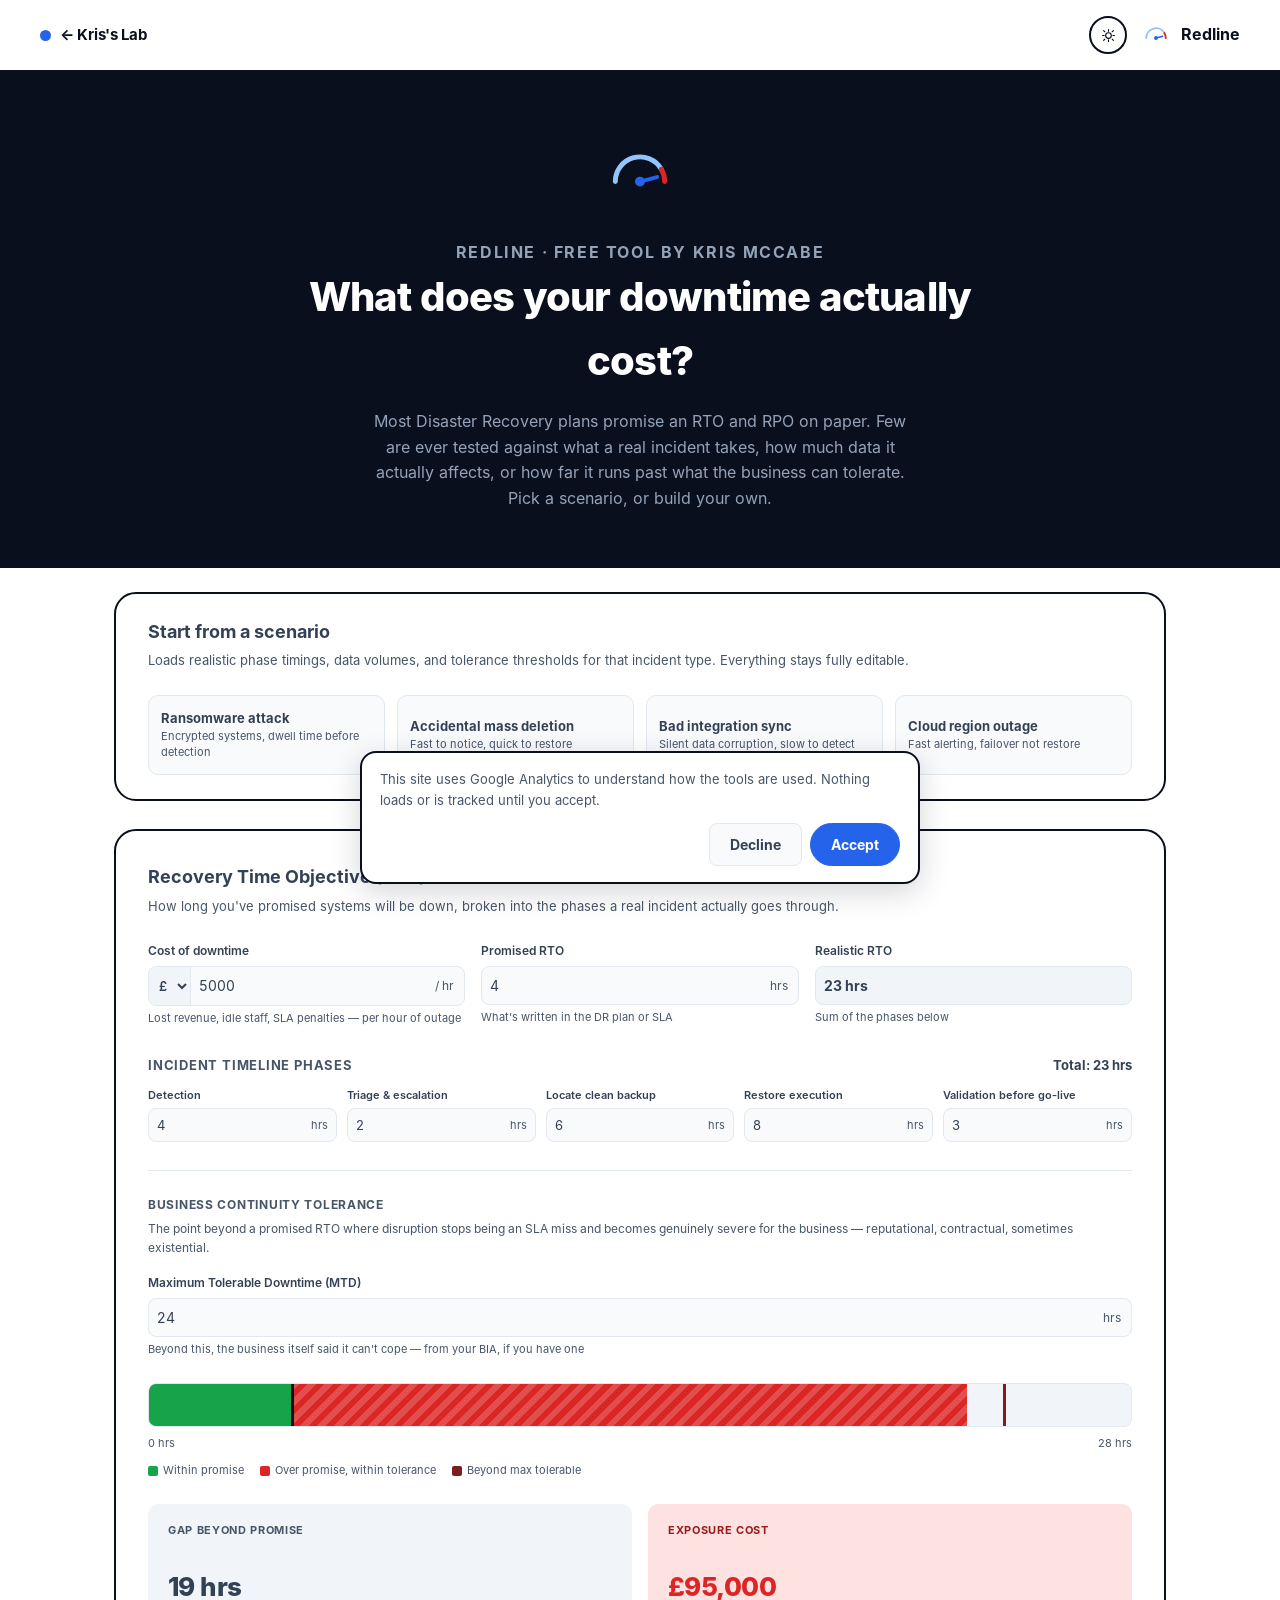
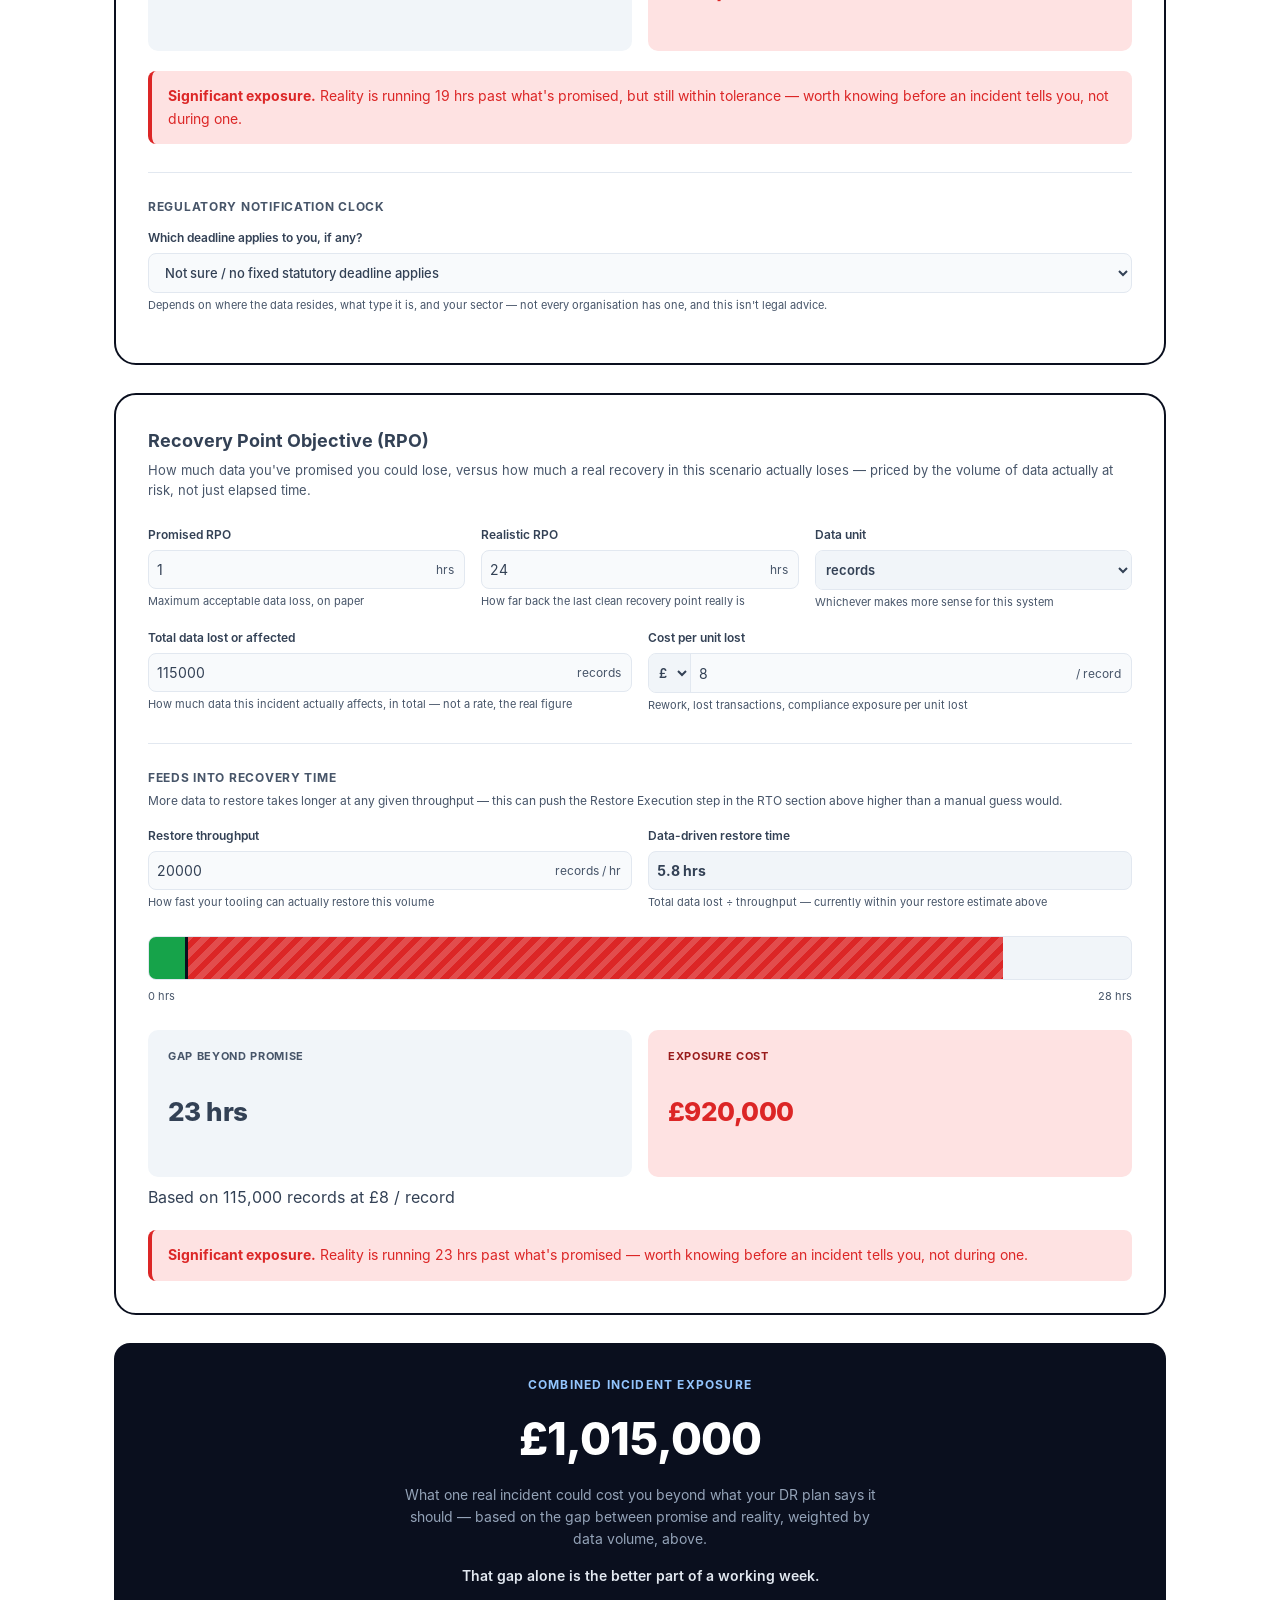
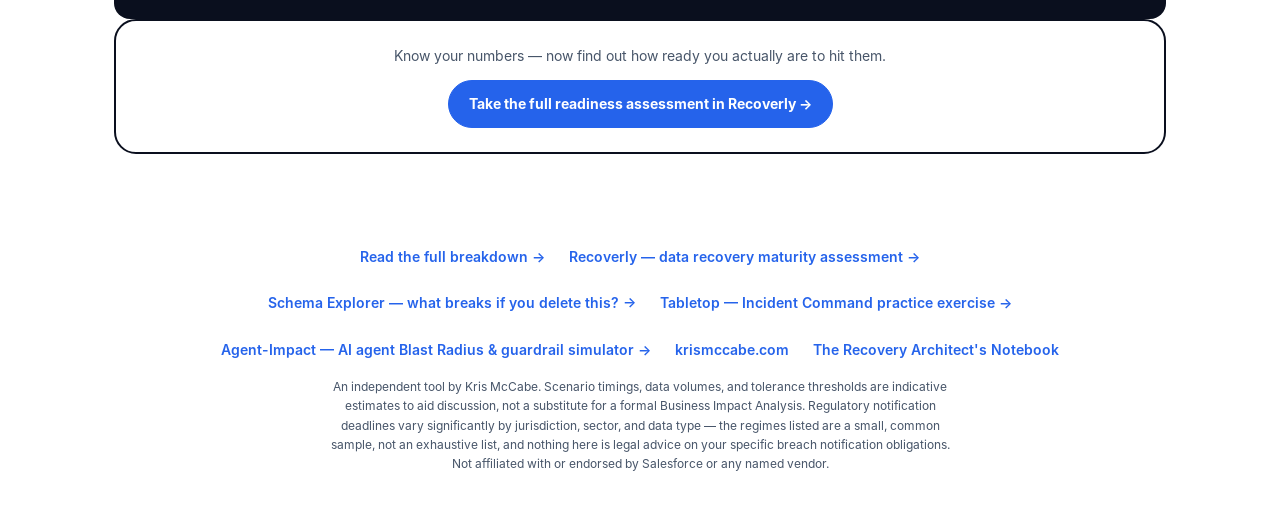
<file: redline/index.html>
<!DOCTYPE html>
<html lang="en-GB">
<head>
<!-- Apply a stored theme choice before first paint, so there's no flash
     of the wrong theme while lab-theme.js is still loading. -->
<script>
(function(){try{var t=localStorage.getItem('lab-theme');if(t==='light'||t==='dark'){document.documentElement.setAttribute('data-theme',t);}}catch(e){}})();
</script>
<!-- Google Analytics - only loads after cookie consent, see banner script below -->
<script>
  window.dataLayer = window.dataLayer || [];
  function gtag(){dataLayer.push(arguments);}
  function loadGoogleAnalytics(){
    var s = document.createElement('script');
    s.async = true;
    s.src = 'https://www.googletagmanager.com/gtag/js?id=G-QE309XG3DJ';
    document.head.appendChild(s);
    gtag('js', new Date());
    gtag('config', 'G-QE309XG3DJ');
  }
</script>
<meta charset="UTF-8" />
<meta name="viewport" content="width=device-width, initial-scale=1" />
<title>Redline — RTO/RPO Exposure Calculator | Kris McCabe</title>
<link rel="icon" href="/favicon.ico" sizes="any">
<link rel="icon" href="/favicon-32.png" type="image/png" sizes="32x32">
<link rel="icon" href="/favicon-16.png" type="image/png" sizes="16x16">
<link rel="apple-touch-icon" href="/apple-touch-icon.png">
<meta name="description" content="See the gap between the recovery time you've promised and the one a real incident would actually take — and what that gap costs." />
<meta property="og:type" content="website">
<meta property="og:site_name" content="Kris's Lab">
<meta property="og:title" content="Redline — RTO/RPO Exposure Calculator">
<meta property="og:description" content="See the gap between the recovery time you've promised and the one a real incident would actually take — and what that gap costs.">
<meta property="og:url" content="https://lab.krismccabe.com/redline/">
<meta property="og:image" content="https://lab.krismccabe.com/og-image.png">
<meta property="og:image:width" content="1200">
<meta property="og:image:height" content="630">
<meta name="twitter:card" content="summary_large_image">
<meta name="twitter:title" content="Redline — RTO/RPO Exposure Calculator">
<meta name="twitter:description" content="See the gap between the recovery time you've promised and the one a real incident would actually take — and what that gap costs.">
<meta name="twitter:image" content="https://lab.krismccabe.com/og-image.png">
<link rel="stylesheet" href="/assets/lab.css?v=6">
<script src="/assets/lab-theme.js?v=1" defer></script>
<style>
  .lab-header-inner { max-width: 880px; }

  .hero { padding: 64px 24px 56px; }
  .hero h1 { color: #fff; font-size: clamp(1.7rem, 4vw, 2.5rem); font-weight: 800; letter-spacing: -0.02em; margin: 0 0 16px; max-width: 720px; margin-left: auto; margin-right: auto; }
  .hero p { color: #94A3B8; font-size: 16px; max-width: 560px; margin: 0 auto; }

  .wrap { max-width: 880px; margin: 0 auto; padding: 24px 20px 64px; }
  @media (min-width: 1024px) {
    .lab-header-inner, .wrap, footer { max-width: 1200px; }
  }

  .panel { padding: 32px; margin-bottom: 28px; }
  .btn {
    border: 1px solid var(--border); background: var(--surface); color: var(--text);
    font-family: inherit; font-size: 14px; font-weight: 700; padding: 12px 20px; border-radius: 8px;
    cursor: pointer; text-decoration: none; transition: border-color 0.15s ease, background 0.15s ease;
    display: inline-flex; align-items: center; gap: 6px;
  }
  .btn:hover { border-color: var(--accent); background: rgba(37, 99, 235, 0.12); text-decoration: none; }
  .btn.primary { background: var(--accent); border-color: var(--accent); color: #fff; }
  .btn.primary:hover { background: var(--accent-hv); border-color: var(--accent-hv); color: #fff; }
  .panel h2 { font-size: 18px; font-weight: 700; color: var(--text); margin: 0 0 4px; }
  .panel .sub { font-size: 13px; color: var(--text-muted); margin: 0 0 24px; }

  .scenario-panel { padding: 24px 32px; }
  .scenario-grid { display: grid; grid-template-columns: repeat(auto-fit, minmax(180px, 1fr)); gap: 12px; margin-top: 16px; }
  .scenario-btn { border: 1px solid var(--border); background: var(--surface); border-radius: 10px; padding: 14px 12px; text-align: left; cursor: pointer; font-family: inherit; transition: border-color 0.15s ease, box-shadow 0.15s ease; }
  .scenario-btn:hover { border-color: var(--accent); box-shadow: 0 4px 12px rgba(37,99,235,0.1); }
  .scenario-btn.active { border-color: var(--accent); background: rgba(37, 99, 235, 0.12); box-shadow: 0 0 0 2px var(--accent) inset; }
  .scenario-btn .name { display: block; font-size: 13px; font-weight: 700; color: var(--text); margin-bottom: 3px; }
  .scenario-btn .desc { display: block; font-size: 11px; color: var(--text-muted); line-height: 1.4; }

  .field-row { display: grid; grid-template-columns: repeat(auto-fit, minmax(200px, 1fr)); gap: 16px; margin-bottom: 8px; }
  .field label { display: block; font-size: 12px; font-weight: 600; color: var(--text); margin-bottom: 6px; }
  .field .hint { display: block; font-size: 11px; font-weight: 400; color: var(--text-muted); margin-top: 4px; }
  .input-group { display: flex; align-items: center; border: 1px solid var(--border); border-radius: 8px; overflow: hidden; background: var(--surface); }
  .input-group.readonly { background: var(--surface-2); }
  .input-group select { flex-shrink: 0; border: none; background: var(--surface-2); padding: 10px 6px; font-family: inherit; font-size: 13px; font-weight: 600; color: var(--text); border-right: 1px solid var(--border); }
  .input-group input { flex: 1 1 40px; min-width: 40px; border: none; background: transparent; padding: 10px 8px; font-family: inherit; font-size: 14px; color: var(--text); width: 100%; }
  .input-group input[readonly] { color: var(--text); font-weight: 700; }
  .input-group input:focus, .input-group select:focus { outline: 2px solid var(--accent); outline-offset: -2px; }
  .input-group .suffix { flex-shrink: 0; padding: 0 10px; font-size: 12px; color: var(--text-muted); white-space: nowrap; }

  select.reg-select { width: 100%; border: 1px solid var(--border); border-radius: 8px; background: var(--surface); padding: 10px 12px; font-family: inherit; font-size: 13px; color: var(--text); font-weight: 500; }
  select.reg-select:focus { outline: 2px solid var(--accent); outline-offset: -2px; }

  .phase-header { display: flex; justify-content: space-between; align-items: baseline; margin: 28px 0 12px; }
  .phase-header h3 { font-size: 13px; font-weight: 700; text-transform: uppercase; letter-spacing: 0.06em; color: var(--text-muted); margin: 0; }
  .phase-total { font-size: 13px; font-weight: 700; color: var(--text); }
  .phase-grid { display: grid; grid-template-columns: repeat(auto-fit, minmax(130px, 1fr)); gap: 10px; }
  .phase-field label { display: block; font-size: 11px; font-weight: 600; color: var(--text); margin-bottom: 6px; line-height: 1.3; }
  .phase-field .input-group input { padding: 8px 8px; font-size: 13px; }
  .phase-field .suffix { font-size: 11px; padding: 0 8px; }

  .subsection { margin-top: 28px; padding-top: 24px; border-top: 1px solid var(--border); }
  .subsection h3 { font-size: 12px; font-weight: 700; text-transform: uppercase; letter-spacing: 0.06em; color: var(--text-muted); margin: 0 0 4px; }
  .subsection .sub-lead { font-size: 12px; color: var(--text-muted); margin: 0 0 16px; }

  .horizon { margin-top: 24px; }
  .horizon-track { position: relative; height: 44px; background: var(--surface-2); border-radius: 8px; overflow: hidden; border: 1px solid var(--border); }
  .horizon-fill-safe { position: absolute; left: 0; top: 0; bottom: 0; background: var(--safe); transition: width 0.3s ease; }
  .horizon-fill-risk { position: absolute; top: 0; bottom: 0; background: var(--risk); background-image: repeating-linear-gradient(135deg, rgba(255,255,255,0.18), rgba(255,255,255,0.18) 6px, transparent 6px, transparent 12px); transition: width 0.3s ease, left 0.3s ease; }
  .horizon-fill-severe { position: absolute; top: 0; bottom: 0; background: var(--severe); transition: width 0.3s ease, left 0.3s ease; }
  .horizon-line { position: absolute; top: -6px; bottom: -6px; width: 3px; background: var(--navy); transition: left 0.3s ease; }
  .horizon-line::after { content: 'Promised'; position: absolute; top: -22px; left: 50%; transform: translateX(-50%); font-size: 10px; font-weight: 700; text-transform: uppercase; letter-spacing: 0.05em; color: var(--text); white-space: nowrap; }
  .horizon-line.mtd { background: var(--severe); }
  .horizon-line.mtd::after { content: 'Max tolerable'; color: var(--severe); top: auto; bottom: -22px; }
  .horizon-labels { display: flex; justify-content: space-between; font-size: 11px; color: var(--text-muted); margin-top: 8px; }
  .horizon-legend { display: flex; gap: 16px; flex-wrap: wrap; margin-top: 10px; font-size: 11px; color: var(--text-muted); }
  .horizon-legend span { display: inline-flex; align-items: center; gap: 5px; }
  .horizon-legend i { width: 10px; height: 10px; border-radius: 2px; display: inline-block; }

  .result-row { display: grid; grid-template-columns: repeat(auto-fit, minmax(180px, 1fr)); gap: 16px; margin-top: 24px; }
  .result-card { border-radius: 10px; padding: 18px 20px; }
  .result-card.gap { background: var(--surface-2); }
  .result-card.cost { background: var(--risk-bg); }
  .result-card .label { font-size: 11px; font-weight: 700; text-transform: uppercase; letter-spacing: 0.06em; color: var(--text-muted); margin: 0 0 6px; }
  .result-card.cost .label { color: #991B1B; }
  .result-card .value { font-size: 26px; font-weight: 800; color: var(--text); letter-spacing: -0.02em; }
  .result-card.cost .value { color: var(--risk); }

  .verdict { margin-top: 20px; padding: 14px 16px; border-radius: 8px; font-size: 14px; background: var(--surface-2); color: var(--text); border-left: 4px solid var(--accent); }
  .verdict.risk { border-left-color: var(--risk); background: var(--risk-bg); color:var(--risk); }
  .verdict.safe { border-left-color: var(--safe); background: var(--safe-bg); color:var(--safe); }
  .verdict.severe { border-left-color: var(--severe); background: var(--severe-bg); color: var(--severe); }
  .verdict strong { font-weight: 700; }
  .verdict .sub-note { display: block; margin-top: 8px; font-size: 13px; font-weight: 600; }

  .reg-clock h3 { font-size: 12px; font-weight: 700; text-transform: uppercase; letter-spacing: 0.06em; color: var(--text-muted); margin: 0 0 12px; }
  .reg-picker { margin-bottom: 16px; }
  .reg-picker label { display: block; font-size: 12px; font-weight: 600; color: var(--text); margin-bottom: 6px; }
  .reg-picker .hint { display: block; font-size: 11px; color: var(--text-muted); margin-top: 4px; }
  .reg-custom-wrap { margin-top: 12px; max-width: 220px; }
  .reg-custom-wrap label { display: block; font-size: 11px; font-weight: 600; color: var(--text); margin-bottom: 6px; }
  .reg-clock-active-header { display: flex; justify-content: space-between; align-items: baseline; margin-bottom: 10px; }
  .reg-clock-active-header span.name { font-size: 12px; font-weight: 700; color: var(--text); }
  .reg-clock-pct { font-size: 13px; font-weight: 700; }
  .reg-clock-track { position: relative; height: 14px; background: var(--surface-2); border-radius: 7px; overflow: hidden; border: 1px solid var(--border); }
  .reg-clock-fill { position: absolute; left: 0; top: 0; bottom: 0; border-radius: 7px; transition: width 0.3s ease, background 0.3s ease; }
  .reg-clock-note { font-size: 13px; margin-top: 10px; padding: 10px 14px; border-radius: 8px; }

  .total-panel { background: var(--navy); border-radius: 16px; padding: 32px; text-align: center; color: #fff; }
  .total-panel .label { font-size: 12px; font-weight: 700; text-transform: uppercase; letter-spacing: 0.1em; color: #93C5FD; margin: 0 0 10px; }
  .total-panel .value { font-size: clamp(2rem, 6vw, 2.8rem); font-weight: 800; letter-spacing: -0.02em; margin: 0 0 8px; }
  .total-panel .desc { color: #94A3B8; font-size: 14px; max-width: 480px; margin: 0 auto; }
  .total-panel .pain { color: #E2E8F0; font-size: 14px; font-weight: 600; margin: 14px auto 0; max-width: 480px; }

  footer { max-width: 880px; }
  footer .disclaimer { max-width: 620px; }
</style>
<script type="application/ld+json">
{
  "@context": "https://schema.org",
  "@type": "SoftwareApplication",
  "name": "Redline — RTO/RPO Exposure Calculator",
  "description": "See the gap between the recovery time you've promised and the one a real incident would actually take — and what that gap costs.",
  "url": "https://lab.krismccabe.com/redline/",
  "applicationCategory": "BusinessApplication",
  "operatingSystem": "Any (runs in browser)",
  "isAccessibleForFree": true,
  "offers": {
    "@type": "Offer",
    "price": "0",
    "priceCurrency": "USD"
  },
  "author": {
    "@type": "Person",
    "name": "Kris McCabe",
    "url": "https://krismccabe.com/"
  }
}
</script>
<link rel="stylesheet" href="/assets/swiss.css?v=5">
</head>
<body>
<a class="skip-link" href="#main-content">Skip to content</a>

<div class="cookie-banner" id="cookie-banner" role="dialog" aria-label="Cookie consent">
  <p>This site uses Google Analytics to understand how the tools are used. Nothing loads or is tracked until you accept.</p>
  <div class="cookie-banner-actions">
    <button type="button" id="cookie-decline" class="btn small">Decline</button>
    <button type="button" id="cookie-accept" class="btn primary small">Accept</button>
  </div>
</div>
<script>
(function(){
  var consent = localStorage.getItem('cookie-consent');
  if (consent === 'granted') { loadGoogleAnalytics(); return; }
  if (consent === 'denied') { return; }
  var banner = document.getElementById('cookie-banner');
  banner.style.display = 'flex';
  document.getElementById('cookie-accept').addEventListener('click', function(){
    localStorage.setItem('cookie-consent', 'granted');
    banner.style.display = 'none';
    loadGoogleAnalytics();
  });
  document.getElementById('cookie-decline').addEventListener('click', function(){
    localStorage.setItem('cookie-consent', 'denied');
    banner.style.display = 'none';
  });
})();
</script>

  <header class="lab-header">
    <div class="lab-header-inner" style="display:flex; align-items:center; justify-content:space-between;">
      <a class="lab-back" href="/">&#8592; Kris's Lab</a>
      <div style="display:flex; align-items:center; gap:14px;">
        <button type="button" id="theme-toggle" class="theme-toggle" aria-label="Toggle dark mode" aria-pressed="false">
          <svg class="icon-sun" viewBox="0 0 24 24" width="15" height="15" fill="none" stroke="currentColor" stroke-width="1.8" stroke-linecap="round" aria-hidden="true">
            <circle cx="12" cy="12" r="4.5"/>
            <path d="M12 2.5v2.5M12 19v2.5M4.2 4.2l1.8 1.8M18 18l1.8 1.8M2.5 12h2.5M19 12h2.5M4.2 19.8l1.8-1.8M18 6l1.8-1.8"/>
          </svg>
          <svg class="icon-moon" viewBox="0 0 24 24" width="15" height="15" fill="none" stroke="currentColor" stroke-width="1.8" stroke-linecap="round" stroke-linejoin="round" aria-hidden="true">
            <path d="M20 14.2A8.5 8.5 0 1 1 9.8 4a7 7 0 0 0 10.2 10.2Z"/>
          </svg>
        </button>
        <span style="display:flex; align-items:center; gap:8px; color:#fff; font-weight:700; font-size:14px;">
        <svg viewBox="0 0 40 40" width="22" height="22" xmlns="http://www.w3.org/2000/svg" aria-hidden="true">
          <path d="M 7 24 A 13 13 0 0 1 31.26 17.5" fill="none" stroke="#93C5FD" stroke-width="2.6" stroke-linecap="round"/>
          <path d="M 31.26 17.5 A 13 13 0 0 1 33 24" fill="none" stroke="#DC2626" stroke-width="2.6" stroke-linecap="round"/>
          <line x1="20" y1="24" x2="29" y2="21.6" stroke="#2563EB" stroke-width="2" stroke-linecap="round"/>
          <circle cx="20" cy="24" r="2.6" fill="#2563EB"/>
        </svg>
        Redline
      </span>
      </div>
    </div>
  </header>

  <div class="hero" id="main-content">
    <svg viewBox="0 0 40 40" width="48" height="48" xmlns="http://www.w3.org/2000/svg" aria-hidden="true" style="margin-bottom:16px;">
      <path d="M 7 24 A 13 13 0 0 1 31.26 17.5" fill="none" stroke="#93C5FD" stroke-width="2.6" stroke-linecap="round"/>
      <path d="M 31.26 17.5 A 13 13 0 0 1 33 24" fill="none" stroke="#DC2626" stroke-width="2.6" stroke-linecap="round"/>
      <line x1="20" y1="24" x2="29" y2="21.6" stroke="#2563EB" stroke-width="2" stroke-linecap="round"/>
      <circle cx="20" cy="24" r="2.6" fill="#2563EB"/>
    </svg>
    <p class="eyebrow">Redline &middot; Free tool by Kris McCabe</p>
    <h1>What does your downtime actually cost?</h1>
    <p>Most Disaster Recovery plans promise an RTO and RPO on paper. Few are ever tested against what a real incident takes, how much data it actually affects, or how far it runs past what the business can tolerate. Pick a scenario, or build your own.</p>
  </div>

  <div class="wrap">

    <div class="panel scenario-panel">
      <h2>Start from a scenario</h2>
      <p class="sub">Loads realistic phase timings, data volumes, and tolerance thresholds for that incident type. Everything stays fully editable.</p>
      <div class="scenario-grid" id="scenario-grid"></div>
    </div>

    <!-- RTO panel -->
    <div class="panel">
      <h2>Recovery Time Objective (RTO)</h2>
      <p class="sub">How long you've promised systems will be down, broken into the phases a real incident actually goes through.</p>

      <div class="field-row">
        <div class="field">
          <label for="rto-cost">Cost of downtime</label>
          <div class="input-group">
            <select id="rto-currency" aria-label="Currency">
              <option value="£">£</option>
              <option value="$">$</option>
              <option value="€">€</option>
            </select>
            <input type="number" id="rto-cost" value="5000" min="0" step="100" />
            <span class="suffix">/ hr</span>
          </div>
          <span class="hint">Lost revenue, idle staff, SLA penalties — per hour of outage</span>
        </div>
        <div class="field">
          <label for="rto-promised">Promised RTO</label>
          <div class="input-group">
            <input type="number" id="rto-promised" value="4" min="0" step="0.5" />
            <span class="suffix">hrs</span>
          </div>
          <span class="hint">What's written in the DR plan or SLA</span>
        </div>
        <div class="field">
          <label for="rto-actual">Realistic RTO</label>
          <div class="input-group readonly">
            <input type="text" id="rto-actual" value="0 hrs" readonly />
          </div>
          <span class="hint">Sum of the phases below</span>
        </div>
      </div>

      <p class="hint" id="dep-chain-note" style="display:none; margin-bottom:14px; padding:10px 14px; background:var(--surface-2); border-left:3px solid var(--accent); border-radius:6px;"></p>
      <div class="phase-header">
        <h3>Incident timeline phases</h3>
        <span class="phase-total" id="phase-total-label"></span>
      </div>
      <div class="phase-grid">
        <div class="phase-field">
          <label for="phase-detect">Detection</label>
          <div class="input-group"><input type="number" id="phase-detect" value="4" min="0" step="0.25"><span class="suffix">hrs</span></div>
        </div>
        <div class="phase-field">
          <label for="phase-triage">Triage &amp; escalation</label>
          <div class="input-group"><input type="number" id="phase-triage" value="2" min="0" step="0.25"><span class="suffix">hrs</span></div>
        </div>
        <div class="phase-field">
          <label for="phase-locate">Locate clean backup</label>
          <div class="input-group"><input type="number" id="phase-locate" value="6" min="0" step="0.25"><span class="suffix">hrs</span></div>
        </div>
        <div class="phase-field">
          <label for="phase-restore">Restore execution</label>
          <div class="input-group"><input type="number" id="phase-restore" value="8" min="0" step="0.25"><span class="suffix">hrs</span></div>
        </div>
        <div class="phase-field">
          <label for="phase-validate">Validation before go-live</label>
          <div class="input-group"><input type="number" id="phase-validate" value="3" min="0" step="0.25"><span class="suffix">hrs</span></div>
        </div>
      </div>

      <div class="subsection">
        <h3>Business continuity tolerance</h3>
        <p class="sub-lead">The point beyond a promised RTO where disruption stops being an SLA miss and becomes genuinely severe for the business — reputational, contractual, sometimes existential.</p>
        <div class="field-row">
          <div class="field">
            <label for="rto-mtd">Maximum Tolerable Downtime (MTD)</label>
            <div class="input-group">
              <input type="number" id="rto-mtd" value="24" min="0" step="0.5" />
              <span class="suffix">hrs</span>
            </div>
            <span class="hint">Beyond this, the business itself said it can't cope — from your BIA, if you have one</span>
          </div>
        </div>
      </div>

      <p class="hint" id="rto-restore-note" style="margin-top:10px;"></p>

      <div class="horizon">
        <div class="horizon-track">
          <div class="horizon-fill-safe" id="rto-fill-safe"></div>
          <div class="horizon-fill-risk" id="rto-fill-risk"></div>
          <div class="horizon-fill-severe" id="rto-fill-severe"></div>
          <div class="horizon-line" id="rto-line"></div>
          <div class="horizon-line mtd" id="rto-mtd-line"></div>
        </div>
        <div class="horizon-labels">
          <span>0 hrs</span>
          <span id="rto-max-label">24 hrs</span>
        </div>
        <div class="horizon-legend">
          <span><i style="background:var(--safe)"></i> Within promise</span>
          <span><i style="background:var(--risk)"></i> Over promise, within tolerance</span>
          <span><i style="background:var(--severe)"></i> Beyond max tolerable</span>
        </div>
      </div>

      <div class="result-row">
        <div class="result-card gap">
          <p class="label">Gap beyond promise</p>
          <p class="value" id="rto-gap">0 hrs</p>
        </div>
        <div class="result-card cost">
          <p class="label">Exposure cost</p>
          <p class="value" id="rto-cost-out">£0</p>
        </div>
      </div>

      <div class="verdict" id="rto-verdict" aria-live="polite"></div>

      <div class="subsection reg-clock">
        <h3>Regulatory notification clock</h3>
        <div class="reg-picker">
          <label for="reg-regime">Which deadline applies to you, if any?</label>
          <select class="reg-select" id="reg-regime">
            <option value="none">Not sure / no fixed statutory deadline applies</option>
            <option value="gdpr">GDPR / UK GDPR — 72 hours to the supervisory authority</option>
            <option value="pdpa">Singapore PDPA — 72 hours to the PDPC</option>
            <option value="hipaa">HIPAA (US) — 60 days to HHS &amp; affected individuals</option>
            <option value="custom">Custom — set your own deadline</option>
          </select>
          <span class="hint">Depends on where the data resides, what type it is, and your sector — not every organisation has one, and this isn't legal advice.</span>
          <div class="reg-custom-wrap" id="reg-custom-wrap" style="display:none;">
            <label for="reg-custom-hours">Custom deadline</label>
            <div class="input-group"><input type="number" id="reg-custom-hours" value="24" min="0" step="1"><span class="suffix">hrs</span></div>
          </div>
        </div>

        <div id="reg-clock-active">
          <div class="reg-clock-active-header">
            <span class="name" id="reg-clock-name"></span>
            <span class="reg-clock-pct" id="reg-clock-pct">0%</span>
          </div>
          <div class="reg-clock-track">
            <div class="reg-clock-fill" id="reg-clock-fill"></div>
          </div>
          <div class="reg-clock-note" id="reg-clock-note"></div>
        </div>
      </div>
    </div>

    <!-- RPO panel -->
    <div class="panel">
      <h2>Recovery Point Objective (RPO)</h2>
      <p class="sub">How much data you've promised you could lose, versus how much a real recovery in this scenario actually loses — priced by the volume of data actually at risk, not just elapsed time.</p>

      <div class="field-row">
        <div class="field">
          <label for="rpo-promised">Promised RPO</label>
          <div class="input-group">
            <input type="number" id="rpo-promised" value="1" min="0" step="0.5" />
            <span class="suffix">hrs</span>
          </div>
          <span class="hint">Maximum acceptable data loss, on paper</span>
        </div>
        <div class="field">
          <label for="rpo-actual">Realistic RPO</label>
          <div class="input-group">
            <input type="number" id="rpo-actual" value="24" min="0" step="0.5" />
            <span class="suffix">hrs</span>
          </div>
          <span class="hint">How far back the last clean recovery point really is</span>
        </div>
        <div class="field">
          <label>Data unit</label>
          <div class="input-group">
            <select id="rpo-unit" aria-label="Data unit" style="flex:1; border-right:none;">
              <option value="records">records</option>
              <option value="GB">GB</option>
            </select>
          </div>
          <span class="hint">Whichever makes more sense for this system</span>
        </div>
      </div>

      <div class="field-row" style="margin-top:16px;">
        <div class="field">
          <label for="rpo-volume">Total data lost or affected</label>
          <div class="input-group">
            <input type="number" id="rpo-volume" value="115000" min="0" step="1000" />
            <span class="suffix" id="rpo-volume-suffix">records</span>
          </div>
          <span class="hint">How much data this incident actually affects, in total — not a rate, the real figure</span>
        </div>
        <div class="field">
          <label for="rpo-cost">Cost per unit lost</label>
          <div class="input-group">
            <select id="rpo-currency" aria-label="Currency">
              <option value="£">£</option>
              <option value="$">$</option>
              <option value="€">€</option>
            </select>
            <input type="number" id="rpo-cost" value="8" min="0" step="0.5" />
            <span class="suffix" id="rpo-cost-suffix">/ record</span>
          </div>
          <span class="hint">Rework, lost transactions, compliance exposure per unit lost</span>
        </div>
      </div>

      <div class="subsection">
        <h3>Feeds into recovery time</h3>
        <p class="sub-lead">More data to restore takes longer at any given throughput — this can push the Restore Execution step in the RTO section above higher than a manual guess would.</p>
        <div class="field-row">
          <div class="field">
            <label for="rto-throughput">Restore throughput</label>
            <div class="input-group">
              <input type="number" id="rto-throughput" value="20000" min="0" step="500" />
              <span class="suffix" id="rto-throughput-suffix">records / hr</span>
            </div>
            <span class="hint">How fast your tooling can actually restore this volume</span>
          </div>
          <div class="field">
            <label for="rto-data-restore">Data-driven restore time</label>
            <div class="input-group readonly">
              <input type="text" id="rto-data-restore" value="0 hrs" readonly />
            </div>
            <span class="hint" id="rto-data-restore-hint">Total data lost ÷ throughput</span>
          </div>
        </div>
      </div>

      <div class="horizon">
        <div class="horizon-track">
          <div class="horizon-fill-safe" id="rpo-fill-safe"></div>
          <div class="horizon-fill-risk" id="rpo-fill-risk"></div>
          <div class="horizon-line" id="rpo-line"></div>
        </div>
        <div class="horizon-labels">
          <span>0 hrs</span>
          <span id="rpo-max-label">12 hrs</span>
        </div>
      </div>

      <div class="result-row">
        <div class="result-card gap">
          <p class="label">Gap beyond promise</p>
          <p class="value" id="rpo-gap">0 hrs</p>
        </div>
        <div class="result-card cost">
          <p class="label">Exposure cost</p>
          <p class="value" id="rpo-cost-out">£0</p>
        </div>
      </div>
      <p class="hint" id="rpo-cost-basis" style="margin-top:8px;"></p>

      <div class="verdict" id="rpo-verdict" aria-live="polite"></div>
    </div>

    <!-- Total -->
    <div class="total-panel">
      <p class="label">Combined incident exposure</p>
      <p class="value" id="total-cost">£0</p>
      <p class="desc">What one real incident could cost you beyond what your DR plan says it should — based on the gap between promise and reality, weighted by data volume, above.</p>
      <p class="pain" id="pain-line"></p>
    </div>

    <div class="panel" style="text-align:center; padding:24px;">
      <p style="font-size:14px; color:var(--text-muted); margin:0 0 12px;">Know your numbers — now find out how ready you actually are to hit them.</p>
      <a class="btn primary" id="send-to-recoverly" href="/recoverly/" style="display:inline-flex;">Take the full readiness assessment in Recoverly &rarr;</a>
    </div>

  </div>

  <footer>
    <div class="links">
      <a href="https://therecoveryarchnotebook.substack.com/p/the-clock-is-ticking-calculating" target="_blank" rel="noopener">Read the full breakdown →</a>
      <a href="/recoverly/" target="_blank" rel="noopener">Recoverly — data recovery maturity assessment &rarr;</a>
      <a href="/schema-explorer/" target="_blank" rel="noopener">Schema Explorer — what breaks if you delete this? &rarr;</a>
      <a href="/tabletop/" target="_blank" rel="noopener">Tabletop — Incident Command practice exercise &rarr;</a>
      <a href="/agent-impact/" target="_blank" rel="noopener">Agent-Impact — AI agent Blast Radius &amp; guardrail simulator &rarr;</a>
      <a href="https://krismccabe.com" target="_blank" rel="noopener">krismccabe.com</a>
      <a href="https://therecoveryarchnotebook.substack.com" target="_blank" rel="noopener">The Recovery Architect's Notebook</a>
    </div>
    <p class="disclaimer">An independent tool by Kris McCabe. Scenario timings, data volumes, and tolerance thresholds are indicative estimates to aid discussion, not a substitute for a formal Business Impact Analysis. Regulatory notification deadlines vary significantly by jurisdiction, sector, and data type — the regimes listed are a small, common sample, not an exhaustive list, and nothing here is legal advice on your specific breach notification obligations. Not affiliated with or endorsed by Salesforce or any named vendor.</p>
  </footer>

<script>
  const SCENARIOS = [
    {
      id: 'ransomware', name: 'Ransomware attack', desc: 'Encrypted systems, dwell time before detection',
      phases: { detect: 4, triage: 2, locate: 6, restore: 10, validate: 3 },
      rtoPromised: 4, downtimeCost: 8000, rtoMTD: 24, restoreThroughput: 8000,
      rpoPromised: 1, rpoActual: 24, unit: 'records', volume: 115000, costPerUnit: 8
    },
    {
      id: 'deletion', name: 'Accidental mass deletion', desc: 'Fast to notice, quick to restore',
      phases: { detect: 0.5, triage: 0.5, locate: 1, restore: 2.5, validate: 1 },
      rtoPromised: 4, downtimeCost: 5000, rtoMTD: 12, restoreThroughput: 10000,
      rpoPromised: 1, rpoActual: 2, unit: 'records', volume: 2000, costPerUnit: 3
    },
    {
      id: 'integration', name: 'Bad integration sync', desc: 'Silent data corruption, slow to detect',
      phases: { detect: 18, triage: 2, locate: 4, restore: 5, validate: 3 },
      rtoPromised: 8, downtimeCost: 6000, rtoMTD: 24, restoreThroughput: 6000,
      rpoPromised: 2, rpoActual: 20, unit: 'records', volume: 144000, costPerUnit: 5
    },
    {
      id: 'outage', name: 'Cloud region outage', desc: 'Fast alerting, failover not restore',
      phases: { detect: 0.25, triage: 0.5, locate: 0.5, restore: 2, validate: 1 },
      rtoPromised: 2, downtimeCost: 10000, rtoMTD: 4, restoreThroughput: 100,
      rpoPromised: 0.25, rpoActual: 1, unit: 'GB', volume: 40, costPerUnit: 40
    }
  ];

  const REGIMES = {
    gdpr: { name: 'GDPR / UK GDPR', hours: 72 },
    pdpa: { name: 'Singapore PDPA', hours: 72 },
    hipaa: { name: 'HIPAA (US)', hours: 1440 }
  };

  const grid = document.getElementById('scenario-grid');
  SCENARIOS.forEach(s => {
    const btn = document.createElement('button');
    btn.className = 'scenario-btn';
    btn.type = 'button';
    btn.innerHTML = '<span class="name">' + s.name + '</span><span class="desc">' + s.desc + '</span>';
    btn.addEventListener('click', () => applyScenario(s, btn));
    grid.appendChild(btn);
  });

  function applyScenario(s, btn) {
    document.querySelectorAll('.scenario-btn').forEach(b => b.classList.remove('active'));
    btn.classList.add('active');

    document.getElementById('phase-detect').value = s.phases.detect;
    document.getElementById('phase-triage').value = s.phases.triage;
    document.getElementById('phase-locate').value = s.phases.locate;
    document.getElementById('phase-restore').value = s.phases.restore;
    document.getElementById('phase-validate').value = s.phases.validate;
    document.getElementById('rto-promised').value = s.rtoPromised;
    document.getElementById('rto-cost').value = s.downtimeCost;
    document.getElementById('rto-mtd').value = s.rtoMTD;
    document.getElementById('rto-throughput').value = s.restoreThroughput;
    document.getElementById('rpo-promised').value = s.rpoPromised;
    document.getElementById('rpo-actual').value = s.rpoActual;
    document.getElementById('rpo-unit').value = s.unit;
    document.getElementById('rpo-volume').value = s.volume;
    document.getElementById('rpo-cost').value = s.costPerUnit;
    updateUnitSuffixes();

    updateAll();
  }

  function fmtMoney(currency, n) {
    n = Math.round(n);
    return currency + n.toLocaleString('en-GB');
  }
  function fmtHours(n) {
    n = Math.round(n * 10) / 10;
    if (n >= 48) {
      const days = Math.round((n / 24) * 10) / 10;
      return days + (days === 1 ? ' day' : ' days');
    }
    return n + (n === 1 ? ' hr' : ' hrs');
  }
  function fmtVolume(n, unit) {
    n = Math.round(n);
    return n.toLocaleString('en-GB') + ' ' + unit;
  }
  function painLine(hours) {
    if (hours <= 0) return '';
    if (hours < 2) return 'That gap alone is longer than most people\'s lunch break.';
    if (hours < 8) return 'That gap alone eats a full working day.';
    if (hours < 24) return 'That gap alone runs past a full 24-hour cycle — someone\'s phone won\'t stop ringing.';
    if (hours < 72) return 'That gap alone is the better part of a working week.';
    return 'That gap alone runs well past a week.';
  }

  const regRegime = document.getElementById('reg-regime');
  const regCustomWrap = document.getElementById('reg-custom-wrap');
  const regCustomHours = document.getElementById('reg-custom-hours');
  const regActive = document.getElementById('reg-clock-active');
  regRegime.addEventListener('change', () => {
    regCustomWrap.style.display = regRegime.value === 'custom' ? 'block' : 'none';
    updateAll();
  });
  regCustomHours.addEventListener('input', updateAll);

  const rpoUnit = document.getElementById('rpo-unit');
  function updateUnitSuffixes() {
    const unit = rpoUnit.value;
    const volumeSuffix = document.getElementById('rpo-volume-suffix');
    const costSuffix = document.getElementById('rpo-cost-suffix');
    const throughputSuffix = document.getElementById('rto-throughput-suffix');
    if (unit === 'GB') {
      volumeSuffix.textContent = 'GB';
      costSuffix.textContent = '/ GB';
      throughputSuffix.textContent = 'GB / hr';
    } else {
      volumeSuffix.textContent = 'records';
      costSuffix.textContent = '/ record';
      throughputSuffix.textContent = 'records / hr';
    }
  }
  rpoUnit.addEventListener('change', () => { updateUnitSuffixes(); updateAll(); });

  function calcRTO() {
    const detect = parseFloat(document.getElementById('phase-detect').value) || 0;
    const triage = parseFloat(document.getElementById('phase-triage').value) || 0;
    const locate = parseFloat(document.getElementById('phase-locate').value) || 0;
    const restore = parseFloat(document.getElementById('phase-restore').value) || 0;
    const validate = parseFloat(document.getElementById('phase-validate').value) || 0;

    // Data volume affected feeds recovery TIME, not just RPO cost: more data
    // to restore takes longer at any given throughput, so the effective
    // restore step is whichever is larger — your manual estimate, or what
    // the volume actually demands.
    const volumeAtRiskForRTO = Math.max(0, parseFloat(document.getElementById('rpo-volume').value) || 0);
    const throughput = Math.max(0, parseFloat(document.getElementById('rto-throughput').value) || 0);
    const dataDrivenRestore = throughput > 0 ? volumeAtRiskForRTO / throughput : 0;
    const effectiveRestore = Math.max(restore, dataDrivenRestore);

    document.getElementById('rto-data-restore').value = fmtHours(dataDrivenRestore);
    const dataRestoreHint = document.getElementById('rto-data-restore-hint');
    const restoreNote = document.getElementById('rto-restore-note');
    if (dataDrivenRestore > restore) {
      dataRestoreHint.innerHTML = '<strong>Exceeds your ' + fmtHours(restore) + ' estimate</strong> — at this volume and throughput, restore alone needs at least this long. Used in the total below.';
      restoreNote.innerHTML = 'Restore Execution above is effectively <strong>' + fmtHours(dataDrivenRestore) + '</strong> once the data volume is accounted for — see "Feeds into recovery time" in the RPO section below.';
    } else {
      dataRestoreHint.textContent = 'Total data lost ÷ throughput — currently within your restore estimate above';
      restoreNote.textContent = '';
    }

    const actual = detect + triage + locate + effectiveRestore + validate;

    document.getElementById('phase-total-label').textContent = 'Total: ' + fmtHours(actual);
    document.getElementById('rto-actual').value = fmtHours(actual);

    const cost = Math.max(0, parseFloat(document.getElementById('rto-cost').value) || 0);
    const currency = document.getElementById('rto-currency').value;
    const promised = Math.max(0, parseFloat(document.getElementById('rto-promised').value) || 0);
    const mtd = Math.max(0, parseFloat(document.getElementById('rto-mtd').value) || 0);

    const gap = Math.max(0, actual - promised);
    const exposure = gap * cost;

    renderHorizonRTO(promised, actual, mtd);

    document.getElementById('rto-gap').textContent = fmtHours(gap);
    document.getElementById('rto-cost-out').textContent = fmtMoney(currency, exposure);

    const verdict = document.getElementById('rto-verdict');
    verdict.classList.remove('risk', 'safe', 'severe');
    if (mtd < promised) {
      verdict.classList.add('severe');
      verdict.innerHTML = '<strong>The promise itself is unsafe.</strong> Your promised RTO (' + fmtHours(promised) + ') already sits beyond your own Maximum Tolerable Downtime (' + fmtHours(mtd) + ') — the target needs revisiting before technology is even the issue.';
    } else if (gap === 0) {
      verdict.classList.add('safe');
      verdict.innerHTML = '<strong>On target.</strong> Your realistic figure meets what you\'ve promised — the discipline is in keeping it tested that way.';
    } else if (actual > mtd) {
      verdict.classList.add('severe');
      verdict.innerHTML = '<strong>Beyond maximum tolerable downtime.</strong> This isn\'t just an SLA miss — recovery runs ' + fmtHours(actual - mtd) + ' past the point the business said it could survive.';
    } else if (gap <= promised * 0.5 || gap <= 1) {
      verdict.innerHTML = '<strong>Small gap, still real money.</strong> ' + fmtHours(gap) + ' beyond promise is easy to overlook until it\'s the hour that matters.';
    } else {
      verdict.classList.add('risk');
      verdict.innerHTML = '<strong>Significant exposure.</strong> Reality is running ' + fmtHours(gap) + ' past what\'s promised, but still within tolerance — worth knowing before an incident tells you, not during one.';
    }

    // Regulatory clock
    const regimeKey = regRegime.value;
    if (regimeKey === 'none') {
      regActive.style.display = 'none';
    } else {
      regActive.style.display = 'block';
      let deadlineHours, regimeName;
      if (regimeKey === 'custom') {
        deadlineHours = Math.max(0, parseFloat(regCustomHours.value) || 0);
        regimeName = 'Custom deadline';
      } else {
        deadlineHours = REGIMES[regimeKey].hours;
        regimeName = REGIMES[regimeKey].name;
      }
      const regPct = deadlineHours > 0 ? Math.min(100, (actual / deadlineHours) * 100) : 0;
      const fill = document.getElementById('reg-clock-fill');
      const pctLabel = document.getElementById('reg-clock-pct');
      const nameLabel = document.getElementById('reg-clock-name');
      const note = document.getElementById('reg-clock-note');
      nameLabel.textContent = regimeName + ' (' + fmtHours(deadlineHours) + ')';
      fill.style.width = regPct + '%';
      let color;
      if (actual > deadlineHours) color = 'var(--risk)';
      else if (actual > deadlineHours * 0.5) color = 'var(--amber)';
      else color = 'var(--safe)';
      fill.style.background = color;
      if (actual > deadlineHours) {
        pctLabel.style.color = 'var(--risk)';
        pctLabel.textContent = 'Over by ' + fmtHours(actual - deadlineHours);
        note.style.background = 'var(--risk-bg)';
        note.style.color = 'var(--risk)';
        note.innerHTML = '<strong>Past the deadline.</strong> Your realistic recovery time runs ' + fmtHours(actual - deadlineHours) + ' beyond the ' + regimeName + ' notification window — you could still be mid-recovery when that clock runs out.';
      } else {
        pctLabel.style.color = color;
        pctLabel.textContent = Math.round(regPct) + '%';
        note.style.background = 'var(--surface-2)';
        note.style.color = 'var(--text)';
        note.innerHTML = 'Your realistic recovery time uses <strong>' + Math.round(regPct) + '%</strong> of the ' + regimeName + ' notification window, if this incident counts as a notifiable breach under that regime.';
      }
    }

    return { exposure, gap, actual, mtd, promised, mtdBreached: actual > mtd };
  }

  function calcRPO() {
    const promised = Math.max(0, parseFloat(document.getElementById('rpo-promised').value) || 0);
    const actual = Math.max(0, parseFloat(document.getElementById('rpo-actual').value) || 0);
    const unit = rpoUnit.value;
    const volumeAtRisk = Math.max(0, parseFloat(document.getElementById('rpo-volume').value) || 0);
    const costPerUnit = Math.max(0, parseFloat(document.getElementById('rpo-cost').value) || 0);
    const currency = document.getElementById('rpo-currency').value;

    const gap = Math.max(0, actual - promised);
    const exposure = volumeAtRisk * costPerUnit;

    renderHorizon('rpo', promised, actual);

    document.getElementById('rpo-gap').textContent = fmtHours(gap);
    document.getElementById('rpo-cost-out').textContent = fmtMoney(currency, exposure);
    document.getElementById('rpo-cost-basis').textContent = 'Based on ' + fmtVolume(volumeAtRisk, unit) + ' at ' + fmtMoney(currency, costPerUnit) + ' ' + (unit === 'GB' ? '/ GB' : '/ record');

    // This verdict is purely about the TIME promise (Promised vs Realistic
    // RPO) — it deliberately says nothing about volume or cost, since those
    // are set independently now and could otherwise contradict it (e.g.
    // claiming "on target" while a large, unrelated cost sits right next to it).
    const verdict = document.getElementById('rpo-verdict');
    verdict.classList.remove('risk', 'safe', 'severe');
    if (gap === 0) {
      verdict.classList.add('safe');
      verdict.innerHTML = '<strong>On target.</strong> Your realistic figure meets what you\'ve promised — though any data within that window still has a real cost, shown below.';
    } else if (gap <= promised * 0.5 || gap <= 1) {
      verdict.innerHTML = '<strong>Small gap, still worth watching.</strong> ' + fmtHours(gap) + ' beyond promise is easy to overlook until it\'s the hour that matters.';
    } else {
      verdict.classList.add('risk');
      verdict.innerHTML = '<strong>Significant exposure.</strong> Reality is running ' + fmtHours(gap) + ' past what\'s promised — worth knowing before an incident tells you, not during one.';
    }

    return { exposure, gap, actual, promised, volumeAtRisk, unit, costPerUnit };
  }

  function renderHorizon(prefix, promised, actual) {
    const fillSafe = document.getElementById(prefix + '-fill-safe');
    const fillRisk = document.getElementById(prefix + '-fill-risk');
    const line = document.getElementById(prefix + '-line');
    const maxLabel = document.getElementById(prefix + '-max-label');

    const barMax = Math.max(actual, promised, 1) * 1.15;
    const promisedPct = (promised / barMax) * 100;
    const actualPct = (actual / barMax) * 100;
    const safePct = Math.min(promisedPct, actualPct);
    const riskStart = Math.min(promisedPct, actualPct);
    const riskWidth = Math.max(0, actualPct - promisedPct);

    fillSafe.style.width = safePct + '%';
    fillRisk.style.left = riskStart + '%';
    fillRisk.style.width = riskWidth + '%';
    line.style.left = promisedPct + '%';
    maxLabel.textContent = fmtHours(Math.round(barMax));
  }

  function renderHorizonRTO(promised, actual, mtd) {
    const fillSafe = document.getElementById('rto-fill-safe');
    const fillRisk = document.getElementById('rto-fill-risk');
    const fillSevere = document.getElementById('rto-fill-severe');
    const line = document.getElementById('rto-line');
    const mtdLine = document.getElementById('rto-mtd-line');
    const maxLabel = document.getElementById('rto-max-label');

    const barMax = Math.max(actual, promised, mtd, 1) * 1.15;
    const promisedPct = (promised / barMax) * 100;
    const actualPct = (actual / barMax) * 100;
    const mtdPct = (mtd / barMax) * 100;

    const safePct = Math.min(promisedPct, actualPct);
    const normalStart = Math.min(promisedPct, actualPct);
    const normalEnd = Math.min(actualPct, Math.max(promisedPct, mtdPct));
    const normalWidth = Math.max(0, normalEnd - normalStart);
    const severeStart = Math.max(promisedPct, mtdPct) <= actualPct ? Math.max(promisedPct, mtdPct) : actualPct;
    const severeWidth = Math.max(0, actualPct - severeStart);

    fillSafe.style.width = safePct + '%';
    fillRisk.style.left = normalStart + '%';
    fillRisk.style.width = normalWidth + '%';
    fillSevere.style.left = severeStart + '%';
    fillSevere.style.width = severeWidth + '%';
    line.style.left = promisedPct + '%';
    mtdLine.style.left = mtdPct + '%';
    maxLabel.textContent = fmtHours(Math.round(barMax));
  }

  function updateAll() {
    const rto = calcRTO();
    const rpo = calcRPO();
    const totalExposure = rto.exposure + rpo.exposure;
    const totalGap = rto.gap + rpo.gap;
    const currency = document.getElementById('rto-currency').value;

    document.getElementById('total-cost').textContent = fmtMoney(currency, totalExposure);
    document.getElementById('pain-line').textContent = painLine(totalGap);

    // Pass the full breakdown through to Recoverly — not just the headline
    // number, so its Response Plan can show a real, complete cost-of-downtime
    // picture rather than one summary figure standing in for all of it.
    const rtoPromisedVal = document.getElementById('rto-promised').value;
    const rpoPromisedVal = document.getElementById('rpo-promised').value;
    const rtoText = rtoPromisedVal ? rtoPromisedVal + ' hours' : '';
    const rpoText = rpoPromisedVal ? rpoPromisedVal + ' hours' : '';
    const activeScenarioBtn = document.querySelector('.scenario-btn.active .name');
    const scenarioName = activeScenarioBtn ? activeScenarioBtn.textContent : '';
    const params = new URLSearchParams();
    if (rtoText) params.set('rto', rtoText);
    if (rpoText) params.set('rpo', rpoText);
    if (totalExposure > 0) params.set('exposure', fmtMoney(currency, totalExposure));
    if (scenarioName) params.set('scenario', scenarioName);
    if (rto.actual > 0) params.set('rtoRealistic', fmtHours(rto.actual));
    if (rto.gap > 0) params.set('rtoGap', fmtHours(rto.gap));
    if (rto.exposure > 0) params.set('rtoCost', fmtMoney(currency, rto.exposure));
    if (rto.mtd > 0) params.set('mtd', fmtHours(rto.mtd));
    params.set('mtdBreached', rto.mtdBreached ? '1' : '0');
    if (rpo.actual > 0) params.set('rpoRealistic', fmtHours(rpo.actual));
    if (rpo.gap > 0) params.set('rpoGap', fmtHours(rpo.gap));
    if (rpo.exposure > 0) params.set('rpoCost', fmtMoney(currency, rpo.exposure));
    if (rpo.volumeAtRisk > 0) params.set('dataVolume', fmtVolume(rpo.volumeAtRisk, rpo.unit));
    const link = document.getElementById('send-to-recoverly');
    link.href = '/recoverly/' + (params.toString() ? '?' + params.toString() : '');
  }

  document.querySelectorAll(
    '#phase-detect, #phase-triage, #phase-locate, #phase-restore, #phase-validate, ' +
    '#rto-cost, #rto-currency, #rto-promised, #rto-mtd, #rto-throughput, ' +
    '#rpo-promised, #rpo-actual, #rpo-volume, #rpo-cost, #rpo-currency'
  ).forEach(el => el.addEventListener('input', updateAll));

  // Traceability handoff: a dependency-chain recovery time (a genuine
  // Critical Path Method figure, not a fabricated one) can arrive as
  // ?depRestoreHours=&depNote=, pre-filling the Restore Execution phase -
  // the honest place for "this can't be restored until its prerequisites
  // are" to actually change the numbers, rather than sitting unused.
  (function loadTraceabilityHandoff() {
    const params = new URLSearchParams(location.search);
    const hours = parseFloat(params.get('depRestoreHours'));
    const note = params.get('depNote');
    if (!isFinite(hours) || hours <= 0) return;
    document.getElementById('phase-restore').value = Math.round(hours * 100) / 100;
    const noteEl = document.getElementById('dep-chain-note');
    noteEl.style.display = 'block';
    noteEl.innerHTML = '<strong>Pre-filled from Traceability:</strong> ' + (note || 'a dependency chain sets this system’s minimum restore time.') + ' <a href="/traceability/">Back to Traceability &rarr;</a>';
  })();

  updateUnitSuffixes();
  updateAll();
</script>

</body>
</html>
</file>
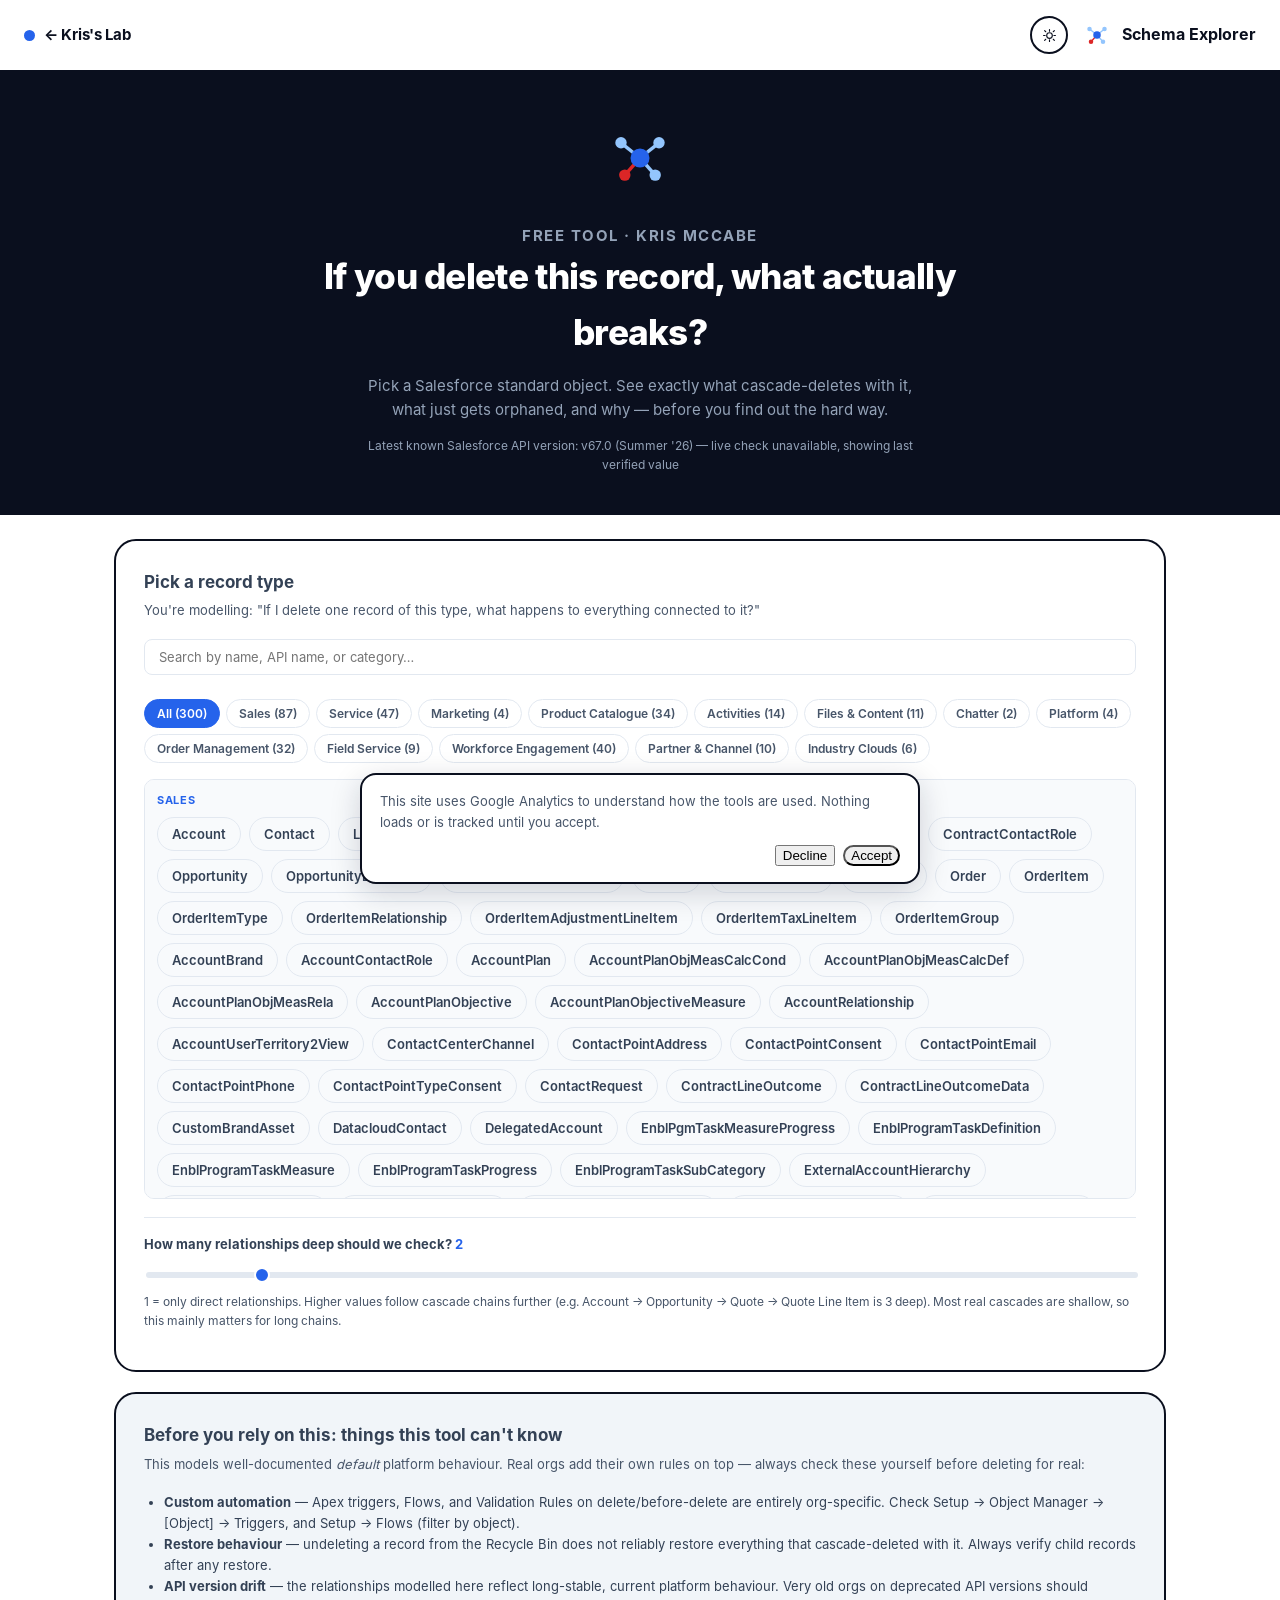
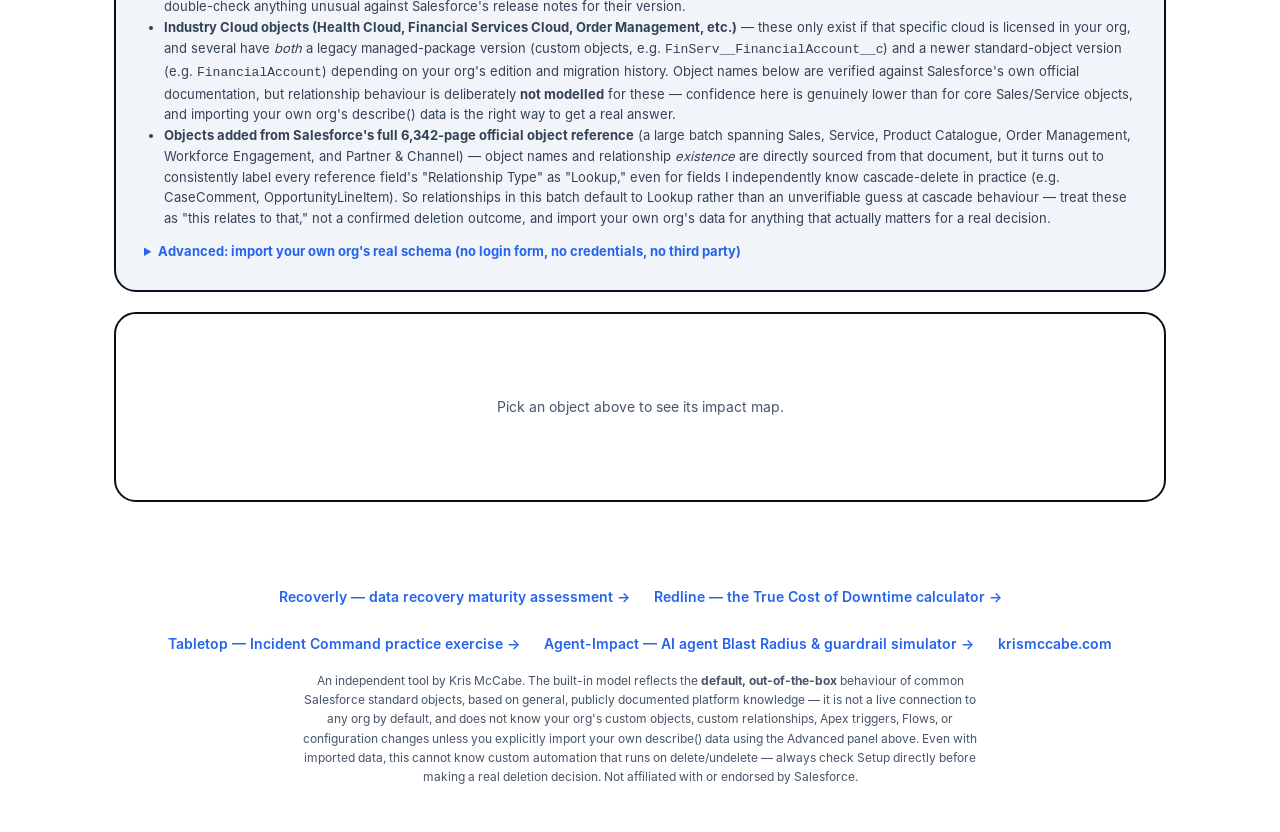
<file: schema-explorer/index.html>
<!DOCTYPE html>
<html lang="en-GB">
<head>
<!-- Apply a stored theme choice before first paint, so there's no flash
     of the wrong theme while lab-theme.js is still loading. -->
<script>
(function(){try{var t=localStorage.getItem('lab-theme');if(t==='light'||t==='dark'){document.documentElement.setAttribute('data-theme',t);}}catch(e){}})();
</script>
<!-- Google Analytics - only loads after cookie consent, see banner script below -->
<script>
  window.dataLayer = window.dataLayer || [];
  function gtag(){dataLayer.push(arguments);}
  function loadGoogleAnalytics(){
    var s = document.createElement('script');
    s.async = true;
    s.src = 'https://www.googletagmanager.com/gtag/js?id=G-QE309XG3DJ';
    document.head.appendChild(s);
    gtag('js', new Date());
    gtag('config', 'G-QE309XG3DJ');
  }
</script>
<meta charset="UTF-8" />
<meta name="viewport" content="width=device-width, initial-scale=1" />
<title>Schema Explorer — What Breaks If You Delete This? | Kris McCabe</title>
<link rel="icon" href="/favicon.ico" sizes="any">
<link rel="icon" href="/favicon-32.png" type="image/png" sizes="32x32">
<link rel="icon" href="/favicon-16.png" type="image/png" sizes="16x16">
<link rel="apple-touch-icon" href="/apple-touch-icon.png">
<meta name="description" content="Pick a Salesforce standard object and see exactly what would cascade-delete or get orphaned if you deleted a record of it." />
<meta property="og:type" content="website">
<meta property="og:site_name" content="Kris's Lab">
<meta property="og:title" content="Schema Explorer — What Breaks If You Delete This?">
<meta property="og:description" content="Pick a Salesforce standard object and see exactly what would cascade-delete or get orphaned if you deleted a record of it.">
<meta property="og:url" content="https://lab.krismccabe.com/schema-explorer/">
<meta property="og:image" content="https://lab.krismccabe.com/og-image.png">
<meta property="og:image:width" content="1200">
<meta property="og:image:height" content="630">
<meta name="twitter:card" content="summary_large_image">
<meta name="twitter:title" content="Schema Explorer — What Breaks If You Delete This?">
<meta name="twitter:description" content="Pick a Salesforce standard object and see exactly what would cascade-delete or get orphaned if you deleted a record of it.">
<meta name="twitter:image" content="https://lab.krismccabe.com/og-image.png">
<link rel="stylesheet" href="/assets/lab.css?v=6">
<script src="/assets/lab-theme.js?v=1" defer></script>
<style>
  .lab-header-inner { max-width: 1000px; }

  .hero { padding: 48px 24px 40px; }
  .hero h1 { color: #fff; font-size: clamp(1.6rem, 4vw, 2.2rem); font-weight: 800; letter-spacing: -0.02em; margin: 0 0 14px; max-width: 640px; margin-left: auto; margin-right: auto; }
  .hero p { color: #94A3B8; font-size: 15px; max-width: 560px; margin: 0 auto; }

  .wrap { max-width: 1000px; margin: 0 auto; padding: 24px 20px 64px; }
  @media (min-width: 1024px) {
    .lab-header-inner, .wrap, footer { max-width: 1320px; }
  }
  .panel h2 { font-size: 17px; font-weight: 700; color: var(--text); margin: 0 0 4px; }
  .panel .sub { font-size: 13px; color: var(--text-muted); margin: 0 0 18px; }

  .cat-group { margin-bottom: 16px; }
  .cat-label { font-size: 11px; font-weight: 700; text-transform: uppercase; letter-spacing: 0.06em; color: var(--accent); margin-bottom: 8px; }
  .obj-grid { display: flex; flex-wrap: wrap; gap: 8px; }
  .obj-btn {
    border: 1px solid var(--border); background: var(--surface); color: var(--text);
    font-family: inherit; font-size: 13px; font-weight: 600; padding: 8px 14px; border-radius: 20px;
    cursor: pointer; transition: all 0.15s ease;
  }
  .obj-btn:hover { border-color: var(--accent); background: rgba(37, 99, 235, 0.12); }
  .obj-btn.active { background: var(--navy); border-color: var(--text); color: #fff; }
  #drop-zone:hover { border-color: var(--accent); background: rgba(37, 99, 235, 0.12); }
  #drop-zone.dragover { border-color: var(--accent); background: rgba(37, 99, 235, 0.12); border-style: solid; }
  .search-input { width: 100%; margin-bottom: 14px; padding: 9px 14px; border: 1px solid var(--border); border-radius: 8px; font-family: inherit; font-size: 13px; background: var(--input-bg); color: var(--text); }
  /* Depth slider - the browser's native track/thumb don't reliably pick up
     the page's dark palette on their own (confirmed: it rendered as a
     plain white bar in dark mode with nothing else styling it), so it's
     styled explicitly here, same as every other input on this page. */
  #depth-slider { -webkit-appearance: none; appearance: none; height: 6px; border-radius: 4px; background: var(--surface-3); cursor: pointer; }
  #depth-slider::-webkit-slider-thumb {
    -webkit-appearance: none; appearance: none; width: 16px; height: 16px; border-radius: 50%;
    background: var(--accent); border: 2px solid var(--panel-bg); cursor: pointer;
  }
  #depth-slider::-moz-range-thumb { width: 16px; height: 16px; border-radius: 50%; background: var(--accent); border: 2px solid var(--panel-bg); cursor: pointer; }
  #depth-slider::-moz-range-track { height: 6px; border-radius: 4px; background: var(--surface-3); }
  .obj-selector-scroll { max-height: 420px; overflow-y: auto; border: 1px solid var(--border); border-radius: 10px; padding: 12px; background: var(--surface); }
  .cat-tab { border: 1px solid var(--border); background: var(--panel-bg); color: var(--text-muted); font-family: inherit; font-size: 12px; font-weight: 600; padding: 6px 12px; border-radius: 16px; cursor: pointer; transition: all 0.15s ease; }
  .cat-tab:hover { border-color: var(--accent); color: var(--accent); }
  .cat-tab.active { background: var(--accent); border-color: var(--accent); color: #fff; }
  .obj-btn.hidden-by-search { display: none; }
  .drawer-overlay { position: fixed; inset: 0; background: rgba(15,23,42,0.4); z-index: 999; display: none; }
  .drawer-overlay.open { display: block; }
  .detail-drawer { position: fixed; top: 0; right: -420px; width: 380px; max-width: 90vw; height: 100%; background: var(--panel-bg); box-shadow: -8px 0 30px rgba(15,23,42,0.2); z-index: 1000; transition: right 0.2s ease; padding: 28px 24px; overflow-y: auto; overflow-wrap: break-word; word-break: break-word; }
  .detail-drawer h2 { padding-right: 28px; font-size: 20px; }
  .detail-drawer.open { right: 0; }
  .detail-drawer .close-btn { position: absolute; top: 20px; right: 20px; background: none; border: none; font-size: 20px; cursor: pointer; color: var(--text-muted); }
  .metric-cards { display: grid; grid-template-columns: repeat(auto-fit, minmax(150px,1fr)); gap: 12px; margin-bottom: 20px; }
  .metric-card { border-radius: 10px; padding: 14px 16px; }
  .metric-card .metric-value { font-size: 26px; font-weight: 800; }
  .metric-card .metric-label { font-size: 12px; font-weight: 600; margin-top: 2px; }
  .view-tabs { display: flex; gap: 4px; background: var(--surface-2); border-radius: 8px; padding: 4px; }
  .view-tab, .filter-tab { border: none; background: none; font-family: inherit; font-size: 12px; font-weight: 600; padding: 7px 12px; border-radius: 6px; cursor: pointer; color: var(--text-muted); transition: all 0.15s ease; }
  .view-tab.active, .filter-tab.active { background: var(--panel-bg); color: var(--text); box-shadow: 0 1px 3px rgba(15,23,42,0.12); }
  .tree-group { margin-bottom: 16px; }
  .tree-group summary { cursor: pointer; font-size: 14px; font-weight: 700; padding: 10px 0; }
  .tree-item { display: flex; justify-content: space-between; align-items: center; padding: 10px 14px; border-radius: 8px; margin: 6px 0; font-size: 13px; }
  .tree-item .api-name { font-family: monospace; font-size: 11px; opacity: 0.8; }

  .result-empty { text-align: center; padding: 40px 24px; color: var(--text-muted); font-size: 14px; }

  .diagram-wrap { display: flex; justify-content: center; margin: 8px 0 20px; overflow-x: auto; }
  .node-circle:focus-visible { outline: 3px solid var(--accent); outline-offset: 2px; }
  .diagram-wrap svg { max-width: 100%; height: auto; }

  .legend { display: flex; gap: 20px; flex-wrap: wrap; font-size: 12px; color: var(--text-muted); justify-content: center; margin-bottom: 20px; }
  .legend span { display: inline-flex; align-items: center; gap: 6px; }
  .legend i { width: 10px; height: 10px; border-radius: 50%; display: inline-block; }

  .impact-list {
    margin-bottom: 8px; display: grid; grid-template-columns: repeat(auto-fill, minmax(300px, 1fr));
    gap: 6px 12px;
  }
  .impact-list h3 { grid-column: 1 / -1; font-size: 14px; font-weight: 700; margin: 0 0 10px; }
  .impact-item {
    display: flex; justify-content: space-between; align-items: center; gap: 10px;
    padding: 10px 14px; border-radius: 8px; margin-bottom: 0; font-size: 13px;
  }
  .impact-item.cascade { background: var(--risk-bg); color:var(--risk); }
  .impact-item.orphan { background: var(--amber-bg); color:var(--amber); }
  .impact-item .via { font-size: 11px; opacity: 0.75; font-weight: 600; }
  .impact-none { font-size: 13px; color: var(--text-muted); font-style: italic; }

  footer { max-width: 1000px; }
  footer .disclaimer { max-width: 680px; }

  @media (max-width: 640px) { .panel { padding: 20px; } }
</style>
<script type="application/ld+json">
{
  "@context": "https://schema.org",
  "@type": "SoftwareApplication",
  "name": "Schema Explorer — What Breaks If You Delete This?",
  "description": "Pick a Salesforce standard object and see exactly what would cascade-delete or get orphaned if you deleted a record of it.",
  "url": "https://lab.krismccabe.com/schema-explorer/",
  "applicationCategory": "BusinessApplication",
  "operatingSystem": "Any (runs in browser)",
  "isAccessibleForFree": true,
  "offers": {
    "@type": "Offer",
    "price": "0",
    "priceCurrency": "USD"
  },
  "author": {
    "@type": "Person",
    "name": "Kris McCabe",
    "url": "https://krismccabe.com/"
  }
}
</script>
<link rel="stylesheet" href="/assets/swiss.css?v=5">
</head>
<body>
<a class="skip-link" href="#main-content">Skip to content</a>

<div class="cookie-banner" id="cookie-banner" role="dialog" aria-label="Cookie consent">
  <p>This site uses Google Analytics to understand how the tools are used. Nothing loads or is tracked until you accept.</p>
  <div class="cookie-banner-actions">
    <button type="button" id="cookie-decline" class="btn small">Decline</button>
    <button type="button" id="cookie-accept" class="btn primary small">Accept</button>
  </div>
</div>
<script>
(function(){
  var consent = localStorage.getItem('cookie-consent');
  if (consent === 'granted') { loadGoogleAnalytics(); return; }
  if (consent === 'denied') { return; }
  var banner = document.getElementById('cookie-banner');
  banner.style.display = 'flex';
  document.getElementById('cookie-accept').addEventListener('click', function(){
    localStorage.setItem('cookie-consent', 'granted');
    banner.style.display = 'none';
    loadGoogleAnalytics();
  });
  document.getElementById('cookie-decline').addEventListener('click', function(){
    localStorage.setItem('cookie-consent', 'denied');
    banner.style.display = 'none';
  });
})();
</script>

  <header class="lab-header">
    <div class="lab-header-inner" style="display:flex; align-items:center; justify-content:space-between;">
      <a class="lab-back" href="/">&#8592; Kris's Lab</a>
      <div style="display:flex; align-items:center; gap:14px;">
        <button type="button" id="theme-toggle" class="theme-toggle" aria-label="Toggle dark mode" aria-pressed="false">
          <svg class="icon-sun" viewBox="0 0 24 24" width="15" height="15" fill="none" stroke="currentColor" stroke-width="1.8" stroke-linecap="round" aria-hidden="true">
            <circle cx="12" cy="12" r="4.5"/>
            <path d="M12 2.5v2.5M12 19v2.5M4.2 4.2l1.8 1.8M18 18l1.8 1.8M2.5 12h2.5M19 12h2.5M4.2 19.8l1.8-1.8M18 6l1.8-1.8"/>
          </svg>
          <svg class="icon-moon" viewBox="0 0 24 24" width="15" height="15" fill="none" stroke="currentColor" stroke-width="1.8" stroke-linecap="round" stroke-linejoin="round" aria-hidden="true">
            <path d="M20 14.2A8.5 8.5 0 1 1 9.8 4a7 7 0 0 0 10.2 10.2Z"/>
          </svg>
        </button>
        <span style="display:flex; align-items:center; gap:8px; color:#fff; font-weight:700; font-size:14px;">
        <svg viewBox="0 0 40 40" width="22" height="22" xmlns="http://www.w3.org/2000/svg" aria-hidden="true">
          <line x1="20" y1="20" x2="10" y2="12" stroke="#93C5FD" stroke-width="1.8"/>
          <line x1="20" y1="20" x2="30" y2="12" stroke="#93C5FD" stroke-width="1.8"/>
          <line x1="20" y1="20" x2="12" y2="29" stroke="#DC2626" stroke-width="1.8"/>
          <line x1="20" y1="20" x2="28" y2="29" stroke="#93C5FD" stroke-width="1.8"/>
          <circle cx="20" cy="20" r="5" fill="#2563EB"/>
          <circle cx="10" cy="12" r="3" fill="#93C5FD"/>
          <circle cx="30" cy="12" r="3" fill="#93C5FD"/>
          <circle cx="12" cy="29" r="3" fill="#DC2626"/>
          <circle cx="28" cy="29" r="3" fill="#93C5FD"/>
        </svg>
        Schema Explorer
      </span>
      </div>
    </div>
  </header>

  <div class="hero" id="main-content">
    <svg viewBox="0 0 40 40" width="48" height="48" xmlns="http://www.w3.org/2000/svg" aria-hidden="true" style="margin-bottom:16px;">
      <line x1="20" y1="20" x2="10" y2="12" stroke="#93C5FD" stroke-width="1.8"/>
      <line x1="20" y1="20" x2="30" y2="12" stroke="#93C5FD" stroke-width="1.8"/>
      <line x1="20" y1="20" x2="12" y2="29" stroke="#DC2626" stroke-width="1.8"/>
      <line x1="20" y1="20" x2="28" y2="29" stroke="#93C5FD" stroke-width="1.8"/>
      <circle cx="20" cy="20" r="5" fill="#2563EB"/>
      <circle cx="10" cy="12" r="3" fill="#93C5FD"/>
      <circle cx="30" cy="12" r="3" fill="#93C5FD"/>
      <circle cx="12" cy="29" r="3" fill="#DC2626"/>
      <circle cx="28" cy="29" r="3" fill="#93C5FD"/>
    </svg>
    <p class="eyebrow">Free tool &middot; Kris McCabe</p>
    <h1>If you delete this record, what actually breaks?</h1>
    <p>Pick a Salesforce standard object. See exactly what cascade-deletes with it, what just gets orphaned, and why — before you find out the hard way.</p>
    <p id="api-version-display" style="font-size:12px; color:#94A3B8; margin-top:14px;">Checking latest Salesforce API version&hellip;</p>
  </div>

  <div class="wrap">

    <div class="panel">
      <h2>Pick a record type</h2>
      <p class="sub">You're modelling: "If I delete one record of this type, what happens to everything connected to it?"</p>

      <input type="text" id="object-search" class="search-input" placeholder="Search by name, API name, or category&hellip;">
      <div id="category-tabs" style="display:flex; flex-wrap:wrap; gap:6px; margin:10px 0 16px;"></div>
      <div class="obj-selector-scroll"><div id="object-selector"></div></div>
      <div style="margin-top:18px; padding-top:16px; border-top:1px solid var(--border);">
        <label for="depth-slider" style="display:block; font-size:13px; font-weight:700; color: var(--text); margin-bottom:6px;">How many relationships deep should we check? <span id="depth-value" style="color:var(--accent);">2</span></label>
        <input type="range" id="depth-slider" min="1" max="10" value="2" style="width:100%;">
        <p style="font-size:12px; color:var(--text-muted); margin-top:6px;">1 = only direct relationships. Higher values follow cascade chains further (e.g. Account &rarr; Opportunity &rarr; Quote &rarr; Quote Line Item is 3 deep). Most real cascades are shallow, so this mainly matters for long chains.</p>
      </div>
    </div>

    <div class="panel" style="background:var(--surface-2);">
      <h2>Before you rely on this: things this tool can't know</h2>
      <p class="sub">This models well-documented <em>default</em> platform behaviour. Real orgs add their own rules on top — always check these yourself before deleting for real:</p>
      <ul style="font-size:13px; color:var(--text); margin:0 0 12px; padding-left:20px;">
        <li><strong>Custom automation</strong> — Apex triggers, Flows, and Validation Rules on delete/before-delete are entirely org-specific. Check Setup &rarr; Object Manager &rarr; [Object] &rarr; Triggers, and Setup &rarr; Flows (filter by object).</li>
        <li><strong>Restore behaviour</strong> — undeleting a record from the Recycle Bin does not reliably restore everything that cascade-deleted with it. Always verify child records after any restore.</li>
        <li><strong>API version drift</strong> — the relationships modelled here reflect long-stable, current platform behaviour. Very old orgs on deprecated API versions should double-check anything unusual against Salesforce's release notes for their version.</li>
        <li><strong>Industry Cloud objects (Health Cloud, Financial Services Cloud, Order Management, etc.)</strong> — these only exist if that specific cloud is licensed in your org, and several have <em>both</em> a legacy managed-package version (custom objects, e.g. <code>FinServ__FinancialAccount__c</code>) and a newer standard-object version (e.g. <code>FinancialAccount</code>) depending on your org's edition and migration history. Object names below are verified against Salesforce's own official documentation, but relationship behaviour is deliberately <strong>not modelled</strong> for these — confidence here is genuinely lower than for core Sales/Service objects, and importing your own org's describe() data is the right way to get a real answer.</li>
        <li><strong>Objects added from Salesforce's full 6,342-page official object reference</strong> (a large batch spanning Sales, Service, Product Catalogue, Order Management, Workforce Engagement, and Partner &amp; Channel) — object names and relationship <em>existence</em> are directly sourced from that document, but it turns out to consistently label every reference field's "Relationship Type" as "Lookup," even for fields I independently know cascade-delete in practice (e.g. CaseComment, OpportunityLineItem). So relationships in this batch default to Lookup rather than an unverifiable guess at cascade behaviour — treat these as "this relates to that," not a confirmed deletion outcome, and import your own org's data for anything that actually matters for a real decision.</li>
      </ul>
      <details id="import-details">
        <summary style="cursor:pointer; font-size:13px; font-weight:700; color:var(--accent);">Advanced: import your own org's real schema (no login form, no credentials, no third party)</summary>
        <div style="margin-top:12px; font-size:13px;">
          <p>Salesforce's own <code>describe()</code> data for any object already includes exactly the flags this tool needs (<code>cascadeDelete</code>, <code>restrictedDelete</code>). The safest way to get it: use your <strong>own already-logged-in sandbox session</strong> — nothing is typed anywhere, no separate login, no third-party tool involved.</p>
          <p><strong>Simplest, one object at a time</strong> — while logged into your sandbox, open a new tab and go directly to:<br>
          <code style="display:block; background:var(--surface-2); padding:8px 10px; border-radius:6px; margin:6px 0; word-break:break-all;">https://YOUR-INSTANCE.my.salesforce.com/services/data/v61.0/sobjects/Account/describe/</code>
          (swap in your instance and the object you want). Your browser's existing session shows you the JSON directly — select all, copy, paste below.</p>
          <p><strong>For several objects at once, or your whole org</strong> — use Salesforce's own <strong>Developer Console</strong> (Setup gear icon &rarr; Developer Console), not your browser's. Open <strong>Debug &rarr; Open Execute Anonymous Window</strong>, paste the Apex below, and click Execute:</p>
          <p style="color:var(--risk); font-weight:600;">Worth knowing before you run this: a real org can have thousands of standard objects, and Apex debug logs have a size limit. This script outputs a simple line-per-relationship format rather than JSON specifically because of that — if the log does get cut off, you only lose the last incomplete line, not the whole payload (JSON needs to be structurally complete to parse at all, so any truncation breaks everything). It still defaults to <strong>custom objects only</strong> — the part your org's schema this tool genuinely can't know about otherwise, since standard objects are already covered by the built-in model. Flip <code>includeStandardObjects</code> to <code>true</code> only if you're confident the total will fit in one log.</p>
          <pre style="background:#0F172A; color:#93C5FD; padding:10px 12px; border-radius:8px; font-size:11px; overflow-x:auto;">Boolean includeStandardObjects = false; // true = fetch everything (risk: debug log size limit on large orgs)
Integer objCount = 0;

for (Schema.SObjectType targetType : Schema.getGlobalDescribe().values()) {
    Schema.DescribeSObjectResult d = targetType.getDescribe();
    if (!includeStandardObjects &amp;&amp; !d.isCustom()) continue;
    if (!d.isAccessible()) continue;

    System.debug('SCHEMA|OBJ|' + d.getName() + '|' + d.getLabel());
    objCount++;

    for (Schema.ChildRelationship cr : d.getChildRelationships()) {
        if (cr.getChildSObject() == null) continue;
        String relType = cr.isCascadeDelete() ? 'CASCADE' : (cr.isRestrictedDelete() ? 'RESTRICTED' : 'LOOKUP');
        System.debug('SCHEMA|REL|' + cr.getChildSObject().getDescribe().getName() + '|' + d.getName() + '|' + relType);
    }
}

System.debug('SCHEMA|DONE|' + objCount + ' objects fetched');</pre>
          <p style="color:var(--text-muted);">If you do need standard objects included too and hit truncation, the practical workaround is running this in batches — e.g. add a name filter like <code>if (!d.getName().startsWith('A')) continue;</code> temporarily, one letter range at a time, rather than everything in one log.</p>
          <p style="color:var(--text-muted);">Then in the log panel at the bottom, tick "Debug Only" to cut the noise, and copy every line starting with <code>SCHEMA|</code> (the trailing <code>DONE</code> line confirms how many objects came through, and whether it matches what you expected). Paste those lines below exactly as they appear — one relationship per line means a truncated log just loses its last line, not the whole thing.</p>
          <p style="color:var(--risk); font-weight:600;">Only ever run this against a sandbox, never production.</p>
          <p style="color:var(--text-muted);">Exported the whole log as a file instead (Developer Console &rarr; <strong>File &rarr; Download Log</strong>)? Drop the raw <code>.log</code> file below directly — no need to copy/paste anything.</p>
          <div id="drop-zone" style="border:2px dashed var(--border); border-radius:10px; padding:24px; text-align:center; cursor:pointer; transition:border-color 0.15s ease, background 0.15s ease;">
            <p style="margin:0; font-size:13px; color:var(--text-muted);">&#128193; Drag a <code>.log</code>, <code>.txt</code>, or <code>.json</code> file here, or click to browse</p>
            <input type="file" id="file-input" accept=".log,.txt,.json" style="display:none;">
          </div>
          <p id="drop-filename" style="font-size:12px; color:var(--text-muted); margin-top:6px;"></p>
          <details style="margin-top:12px;">
            <summary style="cursor:pointer; font-size:12px; font-weight:700; color:var(--text-muted);">Or paste text directly instead</summary>
            <textarea id="import-textarea" placeholder="Paste either: a describe() JSON response (single object or array), or the SCHEMA| lines copied straight from the Apex debug log&hellip;" style="width:100%; min-height:100px; margin-top:8px; font-family:monospace; font-size:12px; border:1px solid var(--border); border-radius:8px; padding:10px; background:var(--input-bg); color:var(--text);"></textarea>
          </details>
          <label style="display:flex; align-items:center; gap:8px; font-size:12px; color:var(--text-muted); margin-top:10px; cursor:pointer;">
            <input type="checkbox" id="save-locally-toggle"> Save imported schema in browser local storage (so it's still here next time you load this page)
          </label>
          <button class="btn" id="import-btn" style="margin-top:8px; padding:8px 14px; font-size:13px; border:1px solid var(--border); border-radius:8px; background: var(--panel-bg); cursor:pointer;">Parse &amp; merge into the model</button>
          <div id="saved-schema-badge" style="display:none; margin-top:10px; padding:10px 14px; border-radius:8px; font-size:12px; background:var(--surface-2); align-items:center; justify-content:space-between; gap:10px;">
            <span id="saved-schema-text"></span>
            <button id="clear-saved-schema-btn" style="border:1px solid var(--border); background: var(--panel-bg); border-radius:6px; padding:5px 10px; font-size:11px; cursor:pointer;">Clear Saved Schema</button>
          </div>
          <div id="import-toast" style="display:none; margin-top:10px; padding:10px 14px; border-radius:8px; font-size:13px;"></div>
          <p id="import-status" style="margin-top:8px; font-size:12px;"></p>
        </div>
      </details>
    </div>

    <div class="panel" id="result-panel" aria-live="polite">
      <div class="result-empty"><p>Pick an object above to see its impact map.</p></div>
    </div>

  </div>

  <footer>
    <div class="links">
      <a href="/recoverly/" target="_blank" rel="noopener">Recoverly — data recovery maturity assessment &rarr;</a>
      <a href="/redline/" target="_blank" rel="noopener">Redline — the True Cost of Downtime calculator &rarr;</a>
      <a href="/tabletop/" target="_blank" rel="noopener">Tabletop — Incident Command practice exercise &rarr;</a>
      <a href="/agent-impact/" target="_blank" rel="noopener">Agent-Impact — AI agent Blast Radius &amp; guardrail simulator &rarr;</a>
      <a href="https://krismccabe.com" target="_blank" rel="noopener">krismccabe.com</a>
    </div>
    <p class="disclaimer">An independent tool by Kris McCabe. The built-in model reflects the <strong>default, out-of-the-box</strong> behaviour of common Salesforce standard objects, based on general, publicly documented platform knowledge — it is not a live connection to any org by default, and does not know your org's custom objects, custom relationships, Apex triggers, Flows, or configuration changes unless you explicitly import your own describe() data using the Advanced panel above. Even with imported data, this cannot know custom automation that runs on delete/undelete — always check Setup directly before making a real deletion decision. Not affiliated with or endorsed by Salesforce.</p>
  </footer>

  <div class="drawer-overlay" id="drawer-overlay"></div>
  <div class="detail-drawer" id="detail-drawer" role="dialog" aria-modal="true" aria-label="Object details" tabindex="-1">
    <button class="close-btn" id="drawer-close" aria-label="Close details">&times;</button>
    <div id="drawer-content" aria-live="polite"></div>
  </div>

<script>
  // ---------------------------------------------------------------
  // DATA — Salesforce standard objects and their well-documented
  // default relationship behaviour. See footer disclaimer: this is a
  // general reference model, not a guarantee for any specific org.
  // ---------------------------------------------------------------

  const OBJECTS = [
    { id: 'account', label: 'Account', category: 'Sales' },
    { id: 'contact', label: 'Contact', category: 'Sales' },
    { id: 'lead', label: 'Lead', category: 'Sales' },
    { id: 'accountcontactrelation', label: 'AccountContactRelation', category: 'Sales' },
    { id: 'accountteammember', label: 'AccountTeamMember', category: 'Sales' },
    { id: 'contractlineitem', label: 'ContractLineItem', category: 'Sales' },
    { id: 'contractcontactrole', label: 'ContractContactRole', category: 'Sales' },
    { id: 'opportunity', label: 'Opportunity', category: 'Sales' },
    { id: 'opportunitylineitem', label: 'OpportunityLineItem', category: 'Sales' },
    { id: 'opportunitycontactrole', label: 'OpportunityContactRole', category: 'Sales' },
    { id: 'quote', label: 'Quote', category: 'Sales' },
    { id: 'quotelineitem', label: 'QuoteLineItem', category: 'Sales' },
    { id: 'contract', label: 'Contract', category: 'Sales' },
    { id: 'order', label: 'Order', category: 'Sales' },
    { id: 'orderitem', label: 'OrderItem', category: 'Sales' },
    { id: 'orderitemtype', label: 'OrderItemType', category: 'Sales' },
    { id: 'orderitemrelationship', label: 'OrderItemRelationship', category: 'Sales' },
    { id: 'orderitemadjustmentlineitem', label: 'OrderItemAdjustmentLineItem', category: 'Sales' },
    { id: 'orderitemtaxlineitem', label: 'OrderItemTaxLineItem', category: 'Sales' },
    { id: 'orderitemgroup', label: 'OrderItemGroup', category: 'Sales' },
    { id: 'approvalworkitemcondition', label: 'ApprovalWorkItemCondition', category: 'Activities' },
    { id: 'approvalworkitemcriteria', label: 'ApprovalWorkItemCriteria', category: 'Activities' },
    { id: 'eventbussubscriber', label: 'EventBusSubscriber', category: 'Activities' },
    { id: 'eventrelayconfig', label: 'EventRelayConfig', category: 'Activities' },
    { id: 'eventrelayfeedback', label: 'EventRelayFeedback', category: 'Activities' },
    { id: 'eventstagedinviteeemail', label: 'EventStagedInviteeEmail', category: 'Activities' },
    { id: 'floworchestrationworkitem', label: 'FlowOrchestrationWorkItem', category: 'Activities' },
    { id: 'maintenanceworkrule', label: 'MaintenanceWorkRule', category: 'Activities' },
    { id: 'processinstanceworkitem', label: 'ProcessInstanceWorkitem', category: 'Activities' },
    { id: 'selfserviceuser', label: 'SelfServiceUser', category: 'Activities' },
    { id: 'taskpriority', label: 'TaskPriority', category: 'Activities' },
    { id: 'tenantusageentitlement', label: 'TenantUsageEntitlement', category: 'Activities' },
    { id: 'contentasset', label: 'ContentAsset', category: 'Files & Content' },
    { id: 'contentworkspace', label: 'ContentWorkspace', category: 'Files & Content' },
    { id: 'contentworkspacedoc', label: 'ContentWorkspaceDoc', category: 'Files & Content' },
    { id: 'contentworkspacemember', label: 'ContentWorkspaceMember', category: 'Files & Content' },
    { id: 'contentworkspacepermission', label: 'ContentWorkspacePermission', category: 'Files & Content' },
    { id: 'contentworkspacesubscription', label: 'ContentWorkspaceSubscription', category: 'Files & Content' },
    { id: 'campaigninfluence', label: 'CampaignInfluence', category: 'Marketing' },
    { id: 'campaigninfluencemodel', label: 'CampaignInfluenceModel', category: 'Marketing' },
    { id: 'fulfillmentorderitemadjustment', label: 'FulfillmentOrderItemAdjustment', category: 'Order Management' },
    { id: 'fulfillmentorderitemtax', label: 'FulfillmentOrderItemTax', category: 'Order Management' },
    { id: 'orderaction', label: 'OrderAction', category: 'Order Management' },
    { id: 'orderadjustmentgroup', label: 'OrderAdjustmentGroup', category: 'Order Management' },
    { id: 'orderadjustmentgroupsummary', label: 'OrderAdjustmentGroupSummary', category: 'Order Management' },
    { id: 'orderchangelog', label: 'OrderChangeLog', category: 'Order Management' },
    { id: 'orderchgreasoncategmap', label: 'OrderChgReasonCategMap', category: 'Order Management' },
    { id: 'orderdeliverygroup', label: 'OrderDeliveryGroup', category: 'Order Management' },
    { id: 'orderdeliverygroupsummary', label: 'OrderDeliveryGroupSummary', category: 'Order Management' },
    { id: 'orderdeliverymethod', label: 'OrderDeliveryMethod', category: 'Order Management' },
    { id: 'orderitemadjustmentlinesummary', label: 'OrderItemAdjustmentLineSummary', category: 'Order Management' },
    { id: 'orderitemrecipient', label: 'OrderItemRecipient', category: 'Order Management' },
    { id: 'orderitemsummarychange', label: 'OrderItemSummaryChange', category: 'Order Management' },
    { id: 'orderitemsummaryrelationship', label: 'OrderItemSummaryRelationship', category: 'Order Management' },
    { id: 'orderitemtaxlineitemsummary', label: 'OrderItemTaxLineItemSummary', category: 'Order Management' },
    { id: 'orderpaymentsummary', label: 'OrderPaymentSummary', category: 'Order Management' },
    { id: 'orderpaymentsummaryreference', label: 'OrderPaymentSummaryReference', category: 'Order Management' },
    { id: 'ordersummaryadditionalinfo', label: 'OrderSummaryAdditionalInfo', category: 'Order Management' },
    { id: 'ordersummaryrelationship', label: 'OrderSummaryRelationship', category: 'Order Management' },
    { id: 'ordersummaryroutingschedule', label: 'OrderSummaryRoutingSchedule', category: 'Order Management' },
    { id: 'pendingordersummary', label: 'PendingOrderSummary', category: 'Order Management' },
    { id: 'pickticketproduct', label: 'PickTicketProduct', category: 'Order Management' },
    { id: 'returnorderitemadjustment', label: 'ReturnOrderItemAdjustment', category: 'Order Management' },
    { id: 'returnorderitemtax', label: 'ReturnOrderItemTax', category: 'Order Management' },
    { id: 'buyeraccount', label: 'BuyerAccount', category: 'Partner & Channel' },
    { id: 'buyergrouppricebook', label: 'BuyerGroupPricebook', category: 'Partner & Channel' },
    { id: 'extlrecshrlead', label: 'ExtlRecShrLead', category: 'Partner & Channel' },
    { id: 'extlrecshropportunity', label: 'ExtlRecShrOpportunity', category: 'Partner & Channel' },
    { id: 'sfdcpartnerorder', label: 'SfdcPartnerOrder', category: 'Partner & Channel' },
    { id: 'sfdcpartnerorderbillingtrxn', label: 'SfdcPartnerOrderBillingTrxn', category: 'Partner & Channel' },
    { id: 'sfdcpartnerorderitem', label: 'SfdcPartnerOrderItem', category: 'Partner & Channel' },
    { id: 'sfdcpartnerproductlicense', label: 'SfdcPartnerProductLicense', category: 'Partner & Channel' },
    { id: 'sfdcpartnerprovisionproduct', label: 'SfdcPartnerProvisionProduct', category: 'Partner & Channel' },
    { id: 'sfdcpartnertermsetproduct', label: 'SfdcPartnerTermSetProduct', category: 'Partner & Channel' },
    { id: 'pricebookentryadjustment', label: 'PricebookEntryAdjustment', category: 'Product Catalogue' },
    { id: 'productattribute', label: 'ProductAttribute', category: 'Product Catalogue' },
    { id: 'productattributeset', label: 'ProductAttributeSet', category: 'Product Catalogue' },
    { id: 'productattributesetitem', label: 'ProductAttributeSetItem', category: 'Product Catalogue' },
    { id: 'productattributesetproduct', label: 'ProductAttributeSetProduct', category: 'Product Catalogue' },
    { id: 'productcatalog', label: 'ProductCatalog', category: 'Product Catalogue' },
    { id: 'productcategory', label: 'ProductCategory', category: 'Product Catalogue' },
    { id: 'productcategoryproduct', label: 'ProductCategoryProduct', category: 'Product Catalogue' },
    { id: 'productcomponentgroup', label: 'ProductComponentGroup', category: 'Product Catalogue' },
    { id: 'productconsumed', label: 'ProductConsumed', category: 'Product Catalogue' },
    { id: 'productdetectedpricechange', label: 'ProductDetectedPriceChange', category: 'Product Catalogue' },
    { id: 'productentitlementtemplate', label: 'ProductEntitlementTemplate', category: 'Product Catalogue' },
    { id: 'productfeaturedproduct', label: 'ProductFeaturedProduct', category: 'Product Catalogue' },
    { id: 'productitem', label: 'ProductItem', category: 'Product Catalogue' },
    { id: 'productitemtransaction', label: 'ProductItemTransaction', category: 'Product Catalogue' },
    { id: 'productmedia', label: 'ProductMedia', category: 'Product Catalogue' },
    { id: 'productquantityrule', label: 'ProductQuantityRule', category: 'Product Catalogue' },
    { id: 'productrelatedcomponent', label: 'ProductRelatedComponent', category: 'Product Catalogue' },
    { id: 'productrelationshiptype', label: 'ProductRelationshipType', category: 'Product Catalogue' },
    { id: 'productrequest', label: 'ProductRequest', category: 'Product Catalogue' },
    { id: 'productrequestlineitem', label: 'ProductRequestLineItem', category: 'Product Catalogue' },
    { id: 'productrequired', label: 'ProductRequired', category: 'Product Catalogue' },
    { id: 'productsellingmodel', label: 'ProductSellingModel', category: 'Product Catalogue' },
    { id: 'productsellingmodeloption', label: 'ProductSellingModelOption', category: 'Product Catalogue' },
    { id: 'productservicecampaign', label: 'ProductServiceCampaign', category: 'Product Catalogue' },
    { id: 'productservicecampaignitem', label: 'ProductServiceCampaignItem', category: 'Product Catalogue' },
    { id: 'producttransfer', label: 'ProductTransfer', category: 'Product Catalogue' },
    { id: 'productwarrantyterm', label: 'ProductWarrantyTerm', category: 'Product Catalogue' },
    { id: 'programproduct', label: 'ProgramProduct', category: 'Product Catalogue' },
    { id: 'shippingconfigsetproduct', label: 'ShippingConfigSetProduct', category: 'Product Catalogue' },
    { id: 'webstorepricebook', label: 'WebStorePricebook', category: 'Product Catalogue' },
    { id: 'accountbrand', label: 'AccountBrand', category: 'Sales' },
    { id: 'accountcontactrole', label: 'AccountContactRole', category: 'Sales' },
    { id: 'accountplan', label: 'AccountPlan', category: 'Sales' },
    { id: 'accountplanobjmeascalccond', label: 'AccountPlanObjMeasCalcCond', category: 'Sales' },
    { id: 'accountplanobjmeascalcdef', label: 'AccountPlanObjMeasCalcDef', category: 'Sales' },
    { id: 'accountplanobjmeasrela', label: 'AccountPlanObjMeasRela', category: 'Sales' },
    { id: 'accountplanobjective', label: 'AccountPlanObjective', category: 'Sales' },
    { id: 'accountplanobjectivemeasure', label: 'AccountPlanObjectiveMeasure', category: 'Sales' },
    { id: 'accountrelationship', label: 'AccountRelationship', category: 'Sales' },
    { id: 'accountuserterritory2view', label: 'AccountUserTerritory2View', category: 'Sales' },
    { id: 'contactcenterchannel', label: 'ContactCenterChannel', category: 'Sales' },
    { id: 'contactpointaddress', label: 'ContactPointAddress', category: 'Sales' },
    { id: 'contactpointconsent', label: 'ContactPointConsent', category: 'Sales' },
    { id: 'contactpointemail', label: 'ContactPointEmail', category: 'Sales' },
    { id: 'contactpointphone', label: 'ContactPointPhone', category: 'Sales' },
    { id: 'contactpointtypeconsent', label: 'ContactPointTypeConsent', category: 'Sales' },
    { id: 'contactrequest', label: 'ContactRequest', category: 'Sales' },
    { id: 'contractlineoutcome', label: 'ContractLineOutcome', category: 'Sales' },
    { id: 'contractlineoutcomedata', label: 'ContractLineOutcomeData', category: 'Sales' },
    { id: 'custombrandasset', label: 'CustomBrandAsset', category: 'Sales' },
    { id: 'datacloudcontact', label: 'DatacloudContact', category: 'Sales' },
    { id: 'delegatedaccount', label: 'DelegatedAccount', category: 'Sales' },
    { id: 'enblpgmtaskmeasureprogress', label: 'EnblPgmTaskMeasureProgress', category: 'Sales' },
    { id: 'enblprogramtaskdefinition', label: 'EnblProgramTaskDefinition', category: 'Sales' },
    { id: 'enblprogramtaskmeasure', label: 'EnblProgramTaskMeasure', category: 'Sales' },
    { id: 'enblprogramtaskprogress', label: 'EnblProgramTaskProgress', category: 'Sales' },
    { id: 'enblprogramtasksubcategory', label: 'EnblProgramTaskSubCategory', category: 'Sales' },
    { id: 'externalaccounthierarchy', label: 'ExternalAccountHierarchy', category: 'Sales' },
    { id: 'externaleventmapping', label: 'ExternalEventMapping', category: 'Sales' },
    { id: 'externalsocialaccount', label: 'ExternalSocialAccount', category: 'Sales' },
    { id: 'fieldservicemobilesettings', label: 'FieldServiceMobileSettings', category: 'Sales' },
    { id: 'fieldserviceorgsettings', label: 'FieldServiceOrgSettings', category: 'Sales' },
    { id: 'opportunitycompetitor', label: 'OpportunityCompetitor', category: 'Sales' },
    { id: 'opportunitylineitemschedule', label: 'OpportunityLineItemSchedule', category: 'Sales' },
    { id: 'opportunitylineitemsplit', label: 'OpportunityLineItemSplit', category: 'Sales' },
    { id: 'opportunityrelateddeletelog', label: 'OpportunityRelatedDeleteLog', category: 'Sales' },
    { id: 'opportunitysplit', label: 'OpportunitySplit', category: 'Sales' },
    { id: 'opportunitysplittype', label: 'OpportunitySplitType', category: 'Sales' },
    { id: 'opportunitystage', label: 'OpportunityStage', category: 'Sales' },
    { id: 'opportunityteammember', label: 'OpportunityTeamMember', category: 'Sales' },
    { id: 'pendingservicerouting', label: 'PendingServiceRouting', category: 'Sales' },
    { id: 'pendingserviceroutinginteractioninfo', label: 'PendingServiceRoutingInteractionInfo', category: 'Sales' },
    { id: 'personaccountownerpoweruser', label: 'PersonAccountOwnerPowerUser', category: 'Sales' },
    { id: 'quoteaction', label: 'QuoteAction', category: 'Sales' },
    { id: 'quoteadjustmentgroup', label: 'QuoteAdjustmentGroup', category: 'Sales' },
    { id: 'quotedocument', label: 'QuoteDocument', category: 'Sales' },
    { id: 'quoteitemtaxitem', label: 'QuoteItemTaxItem', category: 'Sales' },
    { id: 'quotelinegroup', label: 'QuoteLineGroup', category: 'Sales' },
    { id: 'quotelineitemrecipient', label: 'QuoteLineItemRecipient', category: 'Sales' },
    { id: 'quotelinepriceadjustment', label: 'QuoteLinePriceAdjustment', category: 'Sales' },
    { id: 'quotelinerelationship', label: 'QuoteLineRelationship', category: 'Sales' },
    { id: 'quotelineworksource', label: 'QuoteLineWorkSource', category: 'Sales' },
    { id: 'quoterecipientgroup', label: 'QuoteRecipientGroup', category: 'Sales' },
    { id: 'quoterecipientgroupmember', label: 'QuoteRecipientGroupMember', category: 'Sales' },
    { id: 'registeredexternalservice', label: 'RegisteredExternalService', category: 'Sales' },
    { id: 'salesworkqueuesettings', label: 'SalesWorkQueueSettings', category: 'Sales' },
    { id: 'salesforcecontract', label: 'SalesforceContract', category: 'Sales' },
    { id: 'salesforcequote', label: 'SalesforceQuote', category: 'Sales' },
    { id: 'storeintegratedservice', label: 'StoreIntegratedService', category: 'Sales' },
    { id: 'thirdpartyaccountlink', label: 'ThirdPartyAccountLink', category: 'Sales' },
    { id: 'useraccountteammember', label: 'UserAccountTeamMember', category: 'Sales' },
    { id: 'userprovaccount', label: 'UserProvAccount', category: 'Sales' },
    { id: 'userservicepresence', label: 'UserServicePresence', category: 'Sales' },
    { id: 'userworklist', label: 'UserWorkList', category: 'Sales' },
    { id: 'userworklistitem', label: 'UserWorkListItem', category: 'Sales' },
    { id: 'assetaction', label: 'AssetAction', category: 'Service' },
    { id: 'assetactionsource', label: 'AssetActionSource', category: 'Service' },
    { id: 'assetattribute', label: 'AssetAttribute', category: 'Service' },
    { id: 'assetcontractrelationship', label: 'AssetContractRelationship', category: 'Service' },
    { id: 'assetdowntimeperiod', label: 'AssetDowntimePeriod', category: 'Service' },
    { id: 'assetrateadjustment', label: 'AssetRateAdjustment', category: 'Service' },
    { id: 'assetratecardentry', label: 'AssetRateCardEntry', category: 'Service' },
    { id: 'assetrelationship', label: 'AssetRelationship', category: 'Service' },
    { id: 'assetstateperiod', label: 'AssetStatePeriod', category: 'Service' },
    { id: 'assetstateperiodattribute', label: 'AssetStatePeriodAttribute', category: 'Service' },
    { id: 'assetwarranty', label: 'AssetWarranty', category: 'Service' },
    { id: 'casearticle', label: 'CaseArticle', category: 'Service' },
    { id: 'casemilestone', label: 'CaseMilestone', category: 'Service' },
    { id: 'caseparticipant', label: 'CaseParticipant', category: 'Service' },
    { id: 'caserelatedissue', label: 'CaseRelatedIssue', category: 'Service' },
    { id: 'casesubjectparticle', label: 'CaseSubjectParticle', category: 'Service' },
    { id: 'caseteammember', label: 'CaseTeamMember', category: 'Service' },
    { id: 'caseteamrole', label: 'CaseTeamRole', category: 'Service' },
    { id: 'caseteamtemplate', label: 'CaseTeamTemplate', category: 'Service' },
    { id: 'caseteamtemplatemember', label: 'CaseTeamTemplateMember', category: 'Service' },
    { id: 'commerceentitlementbuyergroup', label: 'CommerceEntitlementBuyerGroup', category: 'Service' },
    { id: 'commerceentitlementpolicy', label: 'CommerceEntitlementPolicy', category: 'Service' },
    { id: 'commerceentitlementproduct', label: 'CommerceEntitlementProduct', category: 'Service' },
    { id: 'embeddedservicedetail', label: 'EmbeddedServiceDetail', category: 'Service' },
    { id: 'embeddedservicelabel', label: 'EmbeddedServiceLabel', category: 'Service' },
    { id: 'entitlementcontact', label: 'EntitlementContact', category: 'Service' },
    { id: 'entitlementtemplate', label: 'EntitlementTemplate', category: 'Service' },
    { id: 'servicechannel', label: 'ServiceChannel', category: 'Service' },
    { id: 'servicechannelfieldpriority', label: 'ServiceChannelFieldPriority', category: 'Service' },
    { id: 'servicereport', label: 'ServiceReport', category: 'Service' },
    { id: 'servicereportlayout', label: 'ServiceReportLayout', category: 'Service' },
    { id: 'servicerequest', label: 'ServiceRequest', category: 'Service' },
    { id: 'serviceresourcecapacity', label: 'ServiceResourceCapacity', category: 'Service' },
    { id: 'serviceresourcepreference', label: 'ServiceResourcePreference', category: 'Service' },
    { id: 'serviceresourceskill', label: 'ServiceResourceSkill', category: 'Service' },
    { id: 'servicesetupprovisioning', label: 'ServiceSetupProvisioning', category: 'Service' },
    { id: 'serviceterritorylocation', label: 'ServiceTerritoryLocation', category: 'Service' },
    { id: 'serviceterritorymember', label: 'ServiceTerritoryMember', category: 'Service' },
    { id: 'serviceterritoryworktype', label: 'ServiceTerritoryWorkType', category: 'Service' },
    { id: 'agentwork', label: 'AgentWork', category: 'Workforce Engagement' },
    { id: 'agentworkconversationaldata', label: 'AgentWorkConversationalData', category: 'Workforce Engagement' },
    { id: 'agentworkskill', label: 'AgentWorkSkill', category: 'Workforce Engagement' },
    { id: 'servicecrew', label: 'ServiceCrew', category: 'Workforce Engagement' },
    { id: 'servicecrewmember', label: 'ServiceCrewMember', category: 'Workforce Engagement' },
    { id: 'unifiedtask', label: 'UnifiedTask', category: 'Workforce Engagement' },
    { id: 'unifiedtaskparticipant', label: 'UnifiedTaskParticipant', category: 'Workforce Engagement' },
    { id: 'workbadge', label: 'WorkBadge', category: 'Workforce Engagement' },
    { id: 'workbadgedefinition', label: 'WorkBadgeDefinition', category: 'Workforce Engagement' },
    { id: 'workcapacityavailability', label: 'WorkCapacityAvailability', category: 'Workforce Engagement' },
    { id: 'workcapacitylimit', label: 'WorkCapacityLimit', category: 'Workforce Engagement' },
    { id: 'workcapacityusage', label: 'WorkCapacityUsage', category: 'Workforce Engagement' },
    { id: 'workcoaching', label: 'WorkCoaching', category: 'Workforce Engagement' },
    { id: 'workdemographic', label: 'WorkDemographic', category: 'Workforce Engagement' },
    { id: 'workfeedback', label: 'WorkFeedback', category: 'Workforce Engagement' },
    { id: 'workfeedbackquestion', label: 'WorkFeedbackQuestion', category: 'Workforce Engagement' },
    { id: 'workfeedbackquestionset', label: 'WorkFeedbackQuestionSet', category: 'Workforce Engagement' },
    { id: 'workfeedbackrequest', label: 'WorkFeedbackRequest', category: 'Workforce Engagement' },
    { id: 'workgoal', label: 'WorkGoal', category: 'Workforce Engagement' },
    { id: 'workgoalcollaborator', label: 'WorkGoalCollaborator', category: 'Workforce Engagement' },
    { id: 'workgoallink', label: 'WorkGoalLink', category: 'Workforce Engagement' },
    { id: 'workitem', label: 'WorkItem', category: 'Workforce Engagement' },
    { id: 'workitemcomponent', label: 'WorkItemComponent', category: 'Workforce Engagement' },
    { id: 'workperformancecycle', label: 'WorkPerformanceCycle', category: 'Workforce Engagement' },
    { id: 'workplan', label: 'WorkPlan', category: 'Workforce Engagement' },
    { id: 'workplanselectionrule', label: 'WorkPlanSelectionRule', category: 'Workforce Engagement' },
    { id: 'workplantemplate', label: 'WorkPlanTemplate', category: 'Workforce Engagement' },
    { id: 'workplantemplateentry', label: 'WorkPlanTemplateEntry', category: 'Workforce Engagement' },
    { id: 'workrewardfund', label: 'WorkRewardFund', category: 'Workforce Engagement' },
    { id: 'workrewardfundtype', label: 'WorkRewardFundType', category: 'Workforce Engagement' },
    { id: 'workstep', label: 'WorkStep', category: 'Workforce Engagement' },
    { id: 'worksteptemplate', label: 'WorkStepTemplate', category: 'Workforce Engagement' },
    { id: 'workthanks', label: 'WorkThanks', category: 'Workforce Engagement' },
    { id: 'worktype', label: 'WorkType', category: 'Workforce Engagement' },
    { id: 'worktypegroup', label: 'WorkTypeGroup', category: 'Workforce Engagement' },
    { id: 'worktypegroupmember', label: 'WorkTypeGroupMember', category: 'Workforce Engagement' },
    { id: 'workforcecapacity', label: 'WorkforceCapacity', category: 'Workforce Engagement' },
    { id: 'workforcecapacityunit', label: 'WorkforceCapacityUnit', category: 'Workforce Engagement' },
    { id: 'workload', label: 'Workload', category: 'Workforce Engagement' },
    { id: 'workloadunit', label: 'WorkloadUnit', category: 'Workforce Engagement' },
    { id: 'forecastingitem', label: 'ForecastingItem', category: 'Sales' },
    { id: 'case', label: 'Case', category: 'Service' },
    { id: 'casecomment', label: 'CaseComment', category: 'Service' },
    { id: 'casecontactrole', label: 'CaseContactRole', category: 'Service' },
    { id: 'casesolution', label: 'CaseSolution', category: 'Service' },
    { id: 'asset', label: 'Asset', category: 'Service' },
    { id: 'entitlement', label: 'Entitlement', category: 'Service' },
    { id: 'solution', label: 'Solution', category: 'Service' },
    { id: 'livechattranscript', label: 'LiveChatTranscript', category: 'Service' },
    { id: 'campaign', label: 'Campaign', category: 'Marketing' },
    { id: 'campaignmember', label: 'CampaignMember', category: 'Marketing' },
    { id: 'product2', label: 'Product2', category: 'Product Catalogue' },
    { id: 'pricebook2', label: 'Pricebook2', category: 'Product Catalogue' },
    { id: 'pricebookentry', label: 'PricebookEntry', category: 'Product Catalogue' },
    { id: 'task', label: 'Task', category: 'Activities' },
    { id: 'event', label: 'Event', category: 'Activities' },
    { id: 'contentdocument', label: 'ContentDocument', category: 'Files & Content' },
    { id: 'contentversion', label: 'ContentVersion', category: 'Files & Content' },
    { id: 'contentdocumentlink', label: 'ContentDocumentLink', category: 'Files & Content' },
    { id: 'attachment', label: 'Attachment', category: 'Files & Content' },
    { id: 'note', label: 'Note', category: 'Files & Content' },
    { id: 'feeditem', label: 'FeedItem', category: 'Chatter' },
    { id: 'feedcomment', label: 'FeedComment', category: 'Chatter' },
    { id: 'group', label: 'Group', category: 'Platform' },
    { id: 'groupmember', label: 'GroupMember', category: 'Platform' },
    { id: 'fulfillmentorder', label: 'FulfillmentOrder', category: 'Order Management' },
    { id: 'fulfillmentorderlineitem', label: 'FulfillmentOrderLineItem', category: 'Order Management' },
    { id: 'ordersummary', label: 'OrderSummary', category: 'Order Management' },
    { id: 'orderitemsummary', label: 'OrderItemSummary', category: 'Order Management' },
    { id: 'careplan', label: 'CarePlan', category: 'Industry Clouds (verify against your org)' },
    { id: 'carebarrier', label: 'CareBarrier', category: 'Industry Clouds (verify against your org)' },
    { id: 'careplanactivity', label: 'CarePlanActivity', category: 'Industry Clouds (verify against your org)' },
    { id: 'financialaccount', label: 'FinancialAccount', category: 'Industry Clouds (verify against your org)' },
    { id: 'financialaccountrole', label: 'FinancialAccountRole', category: 'Industry Clouds (verify against your org)' },
    { id: 'financialaccountparty', label: 'FinancialAccountParty', category: 'Industry Clouds (verify against your org)' },
    { id: 'workorder', label: 'WorkOrder', category: 'Field Service' },
    { id: 'workorderlineitem', label: 'WorkOrderLineItem', category: 'Field Service' },
    { id: 'serviceappointment', label: 'ServiceAppointment', category: 'Field Service' },
    { id: 'assignedresource', label: 'AssignedResource', category: 'Field Service' },
    { id: 'serviceresource', label: 'ServiceResource', category: 'Field Service' },
    { id: 'serviceterritory', label: 'ServiceTerritory', category: 'Field Service' },
    { id: 'servicecontract', label: 'ServiceContract', category: 'Field Service' },
    { id: 'maintenanceasset', label: 'MaintenanceAsset', category: 'Field Service' },
    { id: 'maintenanceplan', label: 'MaintenancePlan', category: 'Field Service' },
    { id: 'returnorder', label: 'ReturnOrder', category: 'Order Management' },
    { id: 'returnorderlineitem', label: 'ReturnOrderLineItem', category: 'Order Management' },
    { id: 'shipment', label: 'Shipment', category: 'Order Management' },
    { id: 'shipmentitem', label: 'ShipmentItem', category: 'Order Management' },
    { id: 'individual', label: 'Individual', category: 'Sales' },
    { id: 'approvalworkitem', label: 'ApprovalWorkItem', category: 'Platform' },
    { id: 'processinstance', label: 'ProcessInstance', category: 'Platform' }
  ];
  // Objects added above but not yet in RELATIONSHIPS below have no confidently-
  // known relationships modelled — that's an honest "not yet covered" gap, not
  // a claim that they have none in a real org. Import your org's own describe()
  // data (see the Advanced panel) to fill these in accurately.

  // child -> parent. type: 'master-detail' (true Master-Detail, always
  // cascades and the child cannot exist without the parent), 'account-cascade'
  // (a lookup field that Salesforce specifically hard-codes to cascade-delete
  // when the Account is removed — a well-documented platform quirk that
  // catches people out, distinct from the general lookup rule below), or
  // 'lookup' (standard: deleting the parent just clears the reference field
  // on the child — the child record itself survives).
  const RELATIONSHIPS = [
    { child: 'contact', parent: 'account', type: 'account-cascade' },
    { child: 'opportunity', parent: 'account', type: 'account-cascade' },
    { child: 'case', parent: 'account', type: 'account-cascade' },
    { child: 'contract', parent: 'account', type: 'account-cascade' },
    { child: 'asset', parent: 'account', type: 'account-cascade' },
    { child: 'order', parent: 'account', type: 'lookup' },
    { child: 'case', parent: 'contact', type: 'lookup' },
    { child: 'asset', parent: 'contact', type: 'lookup' },
    { child: 'opportunitylineitem', parent: 'opportunity', type: 'master-detail' },
    { child: 'quote', parent: 'opportunity', type: 'master-detail' },
    { child: 'quotelineitem', parent: 'quote', type: 'master-detail' },
    { child: 'casecomment', parent: 'case', type: 'master-detail' },
    { child: 'order', parent: 'contract', type: 'lookup' },
    { child: 'orderitem', parent: 'order', type: 'master-detail' },
    { child: 'campaignmember', parent: 'campaign', type: 'master-detail' },
    { child: 'campaignmember', parent: 'contact', type: 'lookup' },
    { child: 'campaignmember', parent: 'lead', type: 'lookup' },
    { child: 'pricebookentry', parent: 'pricebook2', type: 'master-detail' },
    { child: 'pricebookentry', parent: 'product2', type: 'lookup' },
    { child: 'opportunitylineitem', parent: 'pricebookentry', type: 'lookup' },
    { child: 'task', parent: 'contact', type: 'lookup' },
    { child: 'task', parent: 'opportunity', type: 'lookup' },
    { child: 'event', parent: 'contact', type: 'lookup' },
    { child: 'event', parent: 'opportunity', type: 'lookup' },
    { child: 'opportunitycontactrole', parent: 'opportunity', type: 'master-detail' },
    { child: 'opportunitycontactrole', parent: 'contact', type: 'lookup' },
    { child: 'entitlement', parent: 'account', type: 'lookup' },
    { child: 'case', parent: 'entitlement', type: 'lookup' },
    { child: 'contentversion', parent: 'contentdocument', type: 'master-detail' },
    { child: 'contentdocumentlink', parent: 'contentdocument', type: 'master-detail' },
    { child: 'feedcomment', parent: 'feeditem', type: 'master-detail' },
    { child: 'groupmember', parent: 'group', type: 'master-detail' },
    { child: 'accountcontactrelation', parent: 'account', type: 'account-cascade' },
    { child: 'accountcontactrelation', parent: 'contact', type: 'account-cascade' },
    { child: 'accountteammember', parent: 'account', type: 'account-cascade' },
    { child: 'contractlineitem', parent: 'contract', type: 'master-detail' },
    { child: 'contractcontactrole', parent: 'contract', type: 'master-detail' },
    { child: 'contractcontactrole', parent: 'contact', type: 'lookup' },
    { child: 'casecontactrole', parent: 'case', type: 'master-detail' },
    { child: 'casecontactrole', parent: 'contact', type: 'lookup' },
    { child: 'casesolution', parent: 'case', type: 'master-detail' },
    { child: 'casesolution', parent: 'solution', type: 'lookup' },
    { child: 'fulfillmentorderlineitem', parent: 'fulfillmentorder', type: 'master-detail' },
    { child: 'orderitemsummary', parent: 'ordersummary', type: 'master-detail' },
    { child: 'orderitemadjustmentlineitem', parent: 'orderitem', type: 'master-detail' },
    { child: 'orderitemtaxlineitem', parent: 'orderitem', type: 'master-detail' },
    { child: 'orderitemgroup', parent: 'order', type: 'master-detail' },
    { child: 'accountcontactrole', parent: 'account', type: 'lookup' },
    { child: 'accountcontactrole', parent: 'contact', type: 'lookup' },
    { child: 'accountplan', parent: 'account', type: 'lookup' },
    { child: 'accountplanobjective', parent: 'accountplan', type: 'lookup' },
    { child: 'accountplanobjective', parent: 'contact', type: 'lookup' },
    { child: 'accountplanobjectivemeasure', parent: 'accountplanobjmeascalcdef', type: 'lookup' },
    { child: 'accountplanobjectivemeasure', parent: 'accountplanobjective', type: 'lookup' },
    { child: 'accountplanobjmeascalccond', parent: 'accountplanobjmeascalcdef', type: 'lookup' },
    { child: 'agentwork', parent: 'group', type: 'lookup' },
    { child: 'agentwork', parent: 'pendingservicerouting', type: 'lookup' },
    { child: 'agentwork', parent: 'servicechannel', type: 'lookup' },
    { child: 'agentworkconversationaldata', parent: 'agentwork', type: 'lookup' },
    { child: 'assetaction', parent: 'asset', type: 'lookup' },
    { child: 'assetactionsource', parent: 'assetaction', type: 'lookup' },
    { child: 'assetattribute', parent: 'asset', type: 'lookup' },
    { child: 'assetcontractrelationship', parent: 'asset', type: 'lookup' },
    { child: 'assetcontractrelationship', parent: 'contract', type: 'lookup' },
    { child: 'assetratecardentry', parent: 'asset', type: 'lookup' },
    { child: 'assetrelationship', parent: 'asset', type: 'lookup' },
    { child: 'assetrelationship', parent: 'productrelationshiptype', type: 'lookup' },
    { child: 'assetrelationship', parent: 'productrelatedcomponent', type: 'lookup' },
    { child: 'assetstateperiod', parent: 'asset', type: 'lookup' },
    { child: 'buyeraccount', parent: 'account', type: 'lookup' },
    { child: 'campaigninfluencemodel', parent: 'account', type: 'lookup' },
    { child: 'campaigninfluencemodel', parent: 'campaign', type: 'lookup' },
    { child: 'campaigninfluencemodel', parent: 'contact', type: 'lookup' },
    { child: 'campaigninfluencemodel', parent: 'lead', type: 'lookup' },
    { child: 'caseparticipant', parent: 'case', type: 'lookup' },
    { child: 'caserelatedissue', parent: 'case', type: 'lookup' },
    { child: 'caseteammember', parent: 'case', type: 'lookup' },
    { child: 'caseteammember', parent: 'caseteamrole', type: 'lookup' },
    { child: 'caseteammember', parent: 'caseteamtemplate', type: 'lookup' },
    { child: 'caseteammember', parent: 'caseteamtemplatemember', type: 'lookup' },
    { child: 'caseteamtemplatemember', parent: 'case', type: 'lookup' },
    { child: 'caseteamtemplatemember', parent: 'caseteamtemplate', type: 'lookup' },
    { child: 'contactcenterchannel', parent: 'group', type: 'lookup' },
    { child: 'contactpointaddress', parent: 'contactpointphone', type: 'lookup' },
    { child: 'contactpointconsent', parent: 'individual', type: 'lookup' },
    { child: 'contactpointtypeconsent', parent: 'individual', type: 'lookup' },
    { child: 'contentasset', parent: 'contentdocument', type: 'lookup' },
    { child: 'contentworkspace', parent: 'contentasset', type: 'lookup' },
    { child: 'contentworkspacedoc', parent: 'contentdocument', type: 'lookup' },
    { child: 'contentworkspacedoc', parent: 'contentworkspace', type: 'lookup' },
    { child: 'contentworkspacemember', parent: 'contentworkspace', type: 'lookup' },
    { child: 'contentworkspacemember', parent: 'contentworkspacepermission', type: 'lookup' },
    { child: 'contentworkspacesubscription', parent: 'contentworkspace', type: 'lookup' },
    { child: 'contractlineoutcome', parent: 'contractlineitem', type: 'lookup' },
    { child: 'contractlineoutcome', parent: 'servicecontract', type: 'lookup' },
    { child: 'contractlineoutcomedata', parent: 'contractlineoutcome', type: 'lookup' },
    { child: 'delegatedaccount', parent: 'account', type: 'lookup' },
    { child: 'enblpgmtaskmeasureprogress', parent: 'enblprogramtaskmeasure', type: 'lookup' },
    { child: 'enblprogramtaskdefinition', parent: 'enblprogramtasksubcategory', type: 'lookup' },
    { child: 'enblprogramtaskprogress', parent: 'enblprogramtaskdefinition', type: 'lookup' },
    { child: 'eventrelayfeedback', parent: 'eventrelayconfig', type: 'lookup' },
    { child: 'eventstagedinviteeemail', parent: 'event', type: 'lookup' },
    { child: 'externaleventmapping', parent: 'event', type: 'lookup' },
    { child: 'opportunitycompetitor', parent: 'opportunity', type: 'lookup' },
    { child: 'opportunitylineitemsplit', parent: 'opportunitylineitem', type: 'lookup' },
    { child: 'opportunityrelateddeletelog', parent: 'opportunity', type: 'lookup' },
    { child: 'opportunitysplit', parent: 'opportunity', type: 'lookup' },
    { child: 'opportunitysplit', parent: 'opportunitysplittype', type: 'lookup' },
    { child: 'orderaction', parent: 'orderitem', type: 'lookup' },
    { child: 'orderaction', parent: 'order', type: 'lookup' },
    { child: 'orderaction', parent: 'asset', type: 'lookup' },
    { child: 'orderadjustmentgroup', parent: 'order', type: 'lookup' },
    { child: 'orderchangelog', parent: 'order', type: 'lookup' },
    { child: 'orderitemsummaryrelationship', parent: 'orderitemsummary', type: 'lookup' },
    { child: 'orderitemsummaryrelationship', parent: 'ordersummary', type: 'lookup' },
    { child: 'orderitemsummaryrelationship', parent: 'orderitemrelationship', type: 'lookup' },
    { child: 'orderitemsummaryrelationship', parent: 'productrelatedcomponent', type: 'lookup' },
    { child: 'orderitemsummaryrelationship', parent: 'productrelationshiptype', type: 'lookup' },
    { child: 'orderpaymentsummaryreference', parent: 'orderpaymentsummary', type: 'lookup' },
    { child: 'orderpaymentsummaryreference', parent: 'ordersummary', type: 'lookup' },
    { child: 'ordersummaryadditionalinfo', parent: 'order', type: 'lookup' },
    { child: 'ordersummaryadditionalinfo', parent: 'ordersummary', type: 'lookup' },
    { child: 'ordersummaryrelationship', parent: 'ordersummary', type: 'lookup' },
    { child: 'pendingordersummary', parent: 'account', type: 'lookup' },
    { child: 'pendingordersummary', parent: 'contact', type: 'lookup' },
    { child: 'pendingserviceroutinginteractioninfo', parent: 'pendingservicerouting', type: 'lookup' },
    { child: 'pickticketproduct', parent: 'product2', type: 'lookup' },
    { child: 'processinstanceworkitem', parent: 'processinstance', type: 'lookup' },
    { child: 'productcomponentgroup', parent: 'product2', type: 'lookup' },
    { child: 'productdetectedpricechange', parent: 'account', type: 'lookup' },
    { child: 'productdetectedpricechange', parent: 'product2', type: 'lookup' },
    { child: 'productfeaturedproduct', parent: 'product2', type: 'lookup' },
    { child: 'productitem', parent: 'product2', type: 'lookup' },
    { child: 'productitemtransaction', parent: 'productitem', type: 'lookup' },
    { child: 'productmedia', parent: 'product2', type: 'lookup' },
    { child: 'programproduct', parent: 'product2', type: 'lookup' },
    { child: 'productquantityrule', parent: 'product2', type: 'lookup' },
    { child: 'productrelatedcomponent', parent: 'product2', type: 'lookup' },
    { child: 'productrelatedcomponent', parent: 'productsellingmodel', type: 'lookup' },
    { child: 'productrelatedcomponent', parent: 'productcomponentgroup', type: 'lookup' },
    { child: 'productrelatedcomponent', parent: 'productrelationshiptype', type: 'lookup' },
    { child: 'productrequest', parent: 'account', type: 'lookup' },
    { child: 'productrequest', parent: 'case', type: 'lookup' },
    { child: 'productrequest', parent: 'workorder', type: 'lookup' },
    { child: 'productrequest', parent: 'workorderlineitem', type: 'lookup' },
    { child: 'productrequestlineitem', parent: 'account', type: 'lookup' },
    { child: 'productrequestlineitem', parent: 'case', type: 'lookup' },
    { child: 'productrequestlineitem', parent: 'productrequest', type: 'lookup' },
    { child: 'productrequestlineitem', parent: 'product2', type: 'lookup' },
    { child: 'productrequestlineitem', parent: 'workorder', type: 'lookup' },
    { child: 'productrequestlineitem', parent: 'workorderlineitem', type: 'lookup' },
    { child: 'productrequired', parent: 'product2', type: 'lookup' },
    { child: 'productsellingmodeloption', parent: 'product2', type: 'lookup' },
    { child: 'productsellingmodeloption', parent: 'productsellingmodel', type: 'lookup' },
    { child: 'producttransfer', parent: 'product2', type: 'lookup' },
    { child: 'producttransfer', parent: 'productrequest', type: 'lookup' },
    { child: 'producttransfer', parent: 'productrequestlineitem', type: 'lookup' },
    { child: 'producttransfer', parent: 'returnorder', type: 'lookup' },
    { child: 'producttransfer', parent: 'returnorderlineitem', type: 'lookup' },
    { child: 'producttransfer', parent: 'shipment', type: 'lookup' },
    { child: 'producttransfer', parent: 'productitem', type: 'lookup' },
    { child: 'quoteaction', parent: 'quote', type: 'lookup' },
    { child: 'quoteaction', parent: 'asset', type: 'lookup' },
    { child: 'quoteadjustmentgroup', parent: 'quote', type: 'lookup' },
    { child: 'quotelinepriceadjustment', parent: 'quoteadjustmentgroup', type: 'lookup' },
    { child: 'quotelinepriceadjustment', parent: 'quotelineitem', type: 'lookup' },
    { child: 'quotelinerelationship', parent: 'quotelineitem', type: 'lookup' },
    { child: 'quotelinerelationship', parent: 'productrelatedcomponent', type: 'lookup' },
    { child: 'quotelinerelationship', parent: 'productrelationshiptype', type: 'lookup' },
    { child: 'quotelinerelationship', parent: 'quote', type: 'lookup' },
    { child: 'quoteitemtaxitem', parent: 'quotelineitem', type: 'lookup' },
    { child: 'quotelineworksource', parent: 'asset', type: 'lookup' },
    { child: 'quotelineworksource', parent: 'orderitem', type: 'lookup' },
    { child: 'quotelineworksource', parent: 'quotelineitem', type: 'lookup' },
    { child: 'quotelineworksource', parent: 'worktypegroup', type: 'lookup' },
    { child: 'quoterecipientgroupmember', parent: 'quotelineitemrecipient', type: 'lookup' },
    { child: 'quoterecipientgroupmember', parent: 'quoterecipientgroup', type: 'lookup' },
    { child: 'returnorderitemadjustment', parent: 'returnorder', type: 'lookup' },
    { child: 'returnorderitemadjustment', parent: 'returnorderlineitem', type: 'lookup' },
    { child: 'returnorderitemtax', parent: 'returnorder', type: 'lookup' },
    { child: 'returnorderitemtax', parent: 'returnorderitemadjustment', type: 'lookup' },
    { child: 'returnorderitemtax', parent: 'returnorderlineitem', type: 'lookup' },
    { child: 'salesforcequote', parent: 'salesforcecontract', type: 'lookup' },
    { child: 'servicerequest', parent: 'group', type: 'lookup' },
    { child: 'serviceresourcepreference', parent: 'serviceresource', type: 'lookup' },
    { child: 'serviceresourceskill', parent: 'serviceresource', type: 'lookup' },
    { child: 'serviceterritorymember', parent: 'serviceresource', type: 'lookup' },
    { child: 'serviceterritorymember', parent: 'serviceterritory', type: 'lookup' },
    { child: 'serviceterritoryworktype', parent: 'serviceterritory', type: 'lookup' },
    { child: 'serviceterritoryworktype', parent: 'worktype', type: 'lookup' },
    { child: 'sfdcpartnerorderitem', parent: 'sfdcpartnerprovisionproduct', type: 'lookup' },
    { child: 'sfdcpartnerproductlicense', parent: 'sfdcpartnerprovisionproduct', type: 'lookup' },
    { child: 'sfdcpartnerprovisionproduct', parent: 'sfdcpartnertermsetproduct', type: 'lookup' },
    { child: 'shippingconfigsetproduct', parent: 'product2', type: 'lookup' },
    { child: 'unifiedtask', parent: 'task', type: 'lookup' },
    { child: 'unifiedtaskparticipant', parent: 'unifiedtask', type: 'lookup' },
    { child: 'workbadge', parent: 'workbadgedefinition', type: 'lookup' },
    { child: 'workbadge', parent: 'workthanks', type: 'lookup' },
    { child: 'workcapacityavailability', parent: 'serviceterritory', type: 'lookup' },
    { child: 'workcapacitylimit', parent: 'serviceterritory', type: 'lookup' },
    { child: 'workcapacityusage', parent: 'serviceterritory', type: 'lookup' },
    { child: 'workdemographic', parent: 'servicechannel', type: 'lookup' },
    { child: 'workdemographic', parent: 'serviceterritory', type: 'lookup' },
    { child: 'workforcecapacity', parent: 'workload', type: 'lookup' },
    { child: 'workforcecapacityunit', parent: 'workdemographic', type: 'lookup' },
    { child: 'workforcecapacityunit', parent: 'workforcecapacity', type: 'lookup' },
    { child: 'workloadunit', parent: 'workdemographic', type: 'lookup' },
    { child: 'workloadunit', parent: 'workload', type: 'lookup' },
    { child: 'workplan', parent: 'workorder', type: 'lookup' },
    { child: 'workplan', parent: 'workorderlineitem', type: 'lookup' },
    { child: 'workplan', parent: 'workplantemplate', type: 'lookup' },
    { child: 'workthanks', parent: 'feeditem', type: 'lookup' },
    { child: 'worktypegroupmember', parent: 'worktypegroup', type: 'lookup' },
    { child: 'worktypegroupmember', parent: 'worktype', type: 'lookup' },
    { child: 'workorderlineitem', parent: 'workorder', type: 'master-detail' },
    { child: 'workorder', parent: 'account', type: 'lookup' },
    { child: 'workorder', parent: 'asset', type: 'lookup' },
    { child: 'workorder', parent: 'case', type: 'lookup' },
    { child: 'assignedresource', parent: 'serviceappointment', type: 'master-detail' },
    { child: 'serviceappointment', parent: 'workorder', type: 'lookup' },
    { child: 'returnorderlineitem', parent: 'returnorder', type: 'master-detail' },
    { child: 'shipmentitem', parent: 'shipment', type: 'master-detail' },
    { child: 'contact', parent: 'individual', type: 'lookup' }
  ];

  const CASCADE_TYPES = ['master-detail', 'account-cascade', 'org-cascade'];
  const TYPE_LABEL = { 'master-detail': 'Master-Detail', 'account-cascade': 'Account cascade-delete', 'lookup': 'Lookup', 'restricted': 'Restricted delete', 'org-cascade': 'Cascade delete (from your org)' };

  function objLabel(id) { return (OBJECTS.find(o => o.id === id) || {}).label || id; }
  function articleFor(label) { return /^[aeiou]/i.test(label) ? 'an' : 'a'; }

  // Best-effort documentation links, built from Salesforce's consistent URL
  // pattern for object reference pages. Verified correct for the objects
  // checked directly during this build; the rest follow the same pattern
  // but individual pages weren't all opened, so an occasional 404 is possible.
  const CORE_DOC_BASE = 'https://developer.salesforce.com/docs/atlas.en-us.object_reference.meta/object_reference/sforce_api_objects_';
  const HEALTH_DOC_BASE = 'https://developer.salesforce.com/docs/atlas.en-us.health_cloud_object_reference.meta/health_cloud_object_reference/sforce_api_objects_';
  const FSC_DOC_BASE = 'https://developer.salesforce.com/docs/atlas.en-us.financial_services_cloud_object_reference.meta/financial_services_cloud_object_reference/sforce_api_objects_';
  const HEALTH_IDS = ['careplan', 'carebarrier', 'careplanactivity'];
  const FSC_IDS = ['financialaccount', 'financialaccountrole', 'financialaccountparty'];
  function docUrlFor(id) {
    if (HEALTH_IDS.includes(id)) return HEALTH_DOC_BASE + id + '.htm';
    if (FSC_IDS.includes(id)) return FSC_DOC_BASE + id + '.htm';
    return CORE_DOC_BASE + id + '.htm';
  }

  // ---------------------------------------------------------------
  // IMPACT ALGORITHM (validated separately — see reasoning: deletion
  // via any cascade path always wins over merely-orphaned status)
  // ---------------------------------------------------------------
  function findImpact(objectId, maxDepth) {
    maxDepth = maxDepth || 10;
    const cascadeDeleted = new Set();
    const orphanedRaw = new Map();   // id -> relationship that orphaned it
    const restrictedRaw = new Map(); // id -> relationship that blocks deletion
    const cascadeVia = new Map();
    const cascadeDepth = new Map();  // id -> depth level it was found at
    const orphanedDepth = new Map();
    const restrictedDepth = new Map();
    const visited = new Set([objectId]);

    function recurse(currentId, depth) {
      if (depth > maxDepth) return;
      RELATIONSHIPS.filter(r => r.parent === currentId).forEach(rel => {
        if (visited.has(rel.child)) return;
        if (CASCADE_TYPES.includes(rel.type)) {
          cascadeDeleted.add(rel.child);
          cascadeVia.set(rel.child, rel);
          cascadeDepth.set(rel.child, depth);
          visited.add(rel.child);
          if (depth < maxDepth) recurse(rel.child, depth + 1);
        } else if (rel.type === 'restricted') {
          if (!restrictedRaw.has(rel.child)) { restrictedRaw.set(rel.child, rel); restrictedDepth.set(rel.child, depth); }
        } else {
          if (!orphanedRaw.has(rel.child)) { orphanedRaw.set(rel.child, rel); orphanedDepth.set(rel.child, depth); }
        }
      });
    }
    recurse(objectId, 1);
    const orphaned = [...orphanedRaw.keys()].filter(id => !cascadeDeleted.has(id));
    const restricted = [...restrictedRaw.keys()].filter(id => !cascadeDeleted.has(id));
    return {
      cascadeDeleted: [...cascadeDeleted].map(id => ({ id, rel: cascadeVia.get(id), depth: cascadeDepth.get(id) })),
      orphaned: orphaned.map(id => ({ id, rel: orphanedRaw.get(id), depth: orphanedDepth.get(id) })),
      restricted: restricted.map(id => ({ id, rel: restrictedRaw.get(id), depth: restrictedDepth.get(id) }))
    };
  }

  // ---------------------------------------------------------------
  // RENDER: object selector, grouped by category
  // ---------------------------------------------------------------
  let CATEGORIES = ['Sales', 'Service', 'Marketing', 'Product Catalogue', 'Activities', 'Files & Content', 'Chatter', 'Platform', 'Order Management', 'Field Service', 'Workforce Engagement', 'Partner & Channel', 'Industry Clouds (verify against your org)'];
  const selectorEl = document.getElementById('object-selector');
  let selectedId = null;
  let currentMaxDepth = 2;
  let viewMode = 'diagram';
  let diagramFilter = 'all';
  let drawerTriggerEl = null;

  document.getElementById('depth-slider').addEventListener('input', e => {
    currentMaxDepth = parseInt(e.target.value, 10);
    document.getElementById('depth-value').textContent = currentMaxDepth;
    if (selectedId) renderResult(selectedId);
  });

  let activeCategory = 'All';

  function renderSelector() {
    let html = '';
    CATEGORIES.forEach(cat => {
      const objsInCat = OBJECTS.filter(o => o.category === cat);
      if (objsInCat.length === 0) return;
      html += '<div class="cat-group" data-category="' + cat + '"><div class="cat-label">' + cat + '</div><div class="obj-grid">';
      objsInCat.forEach(o => {
        const searchBlob = (o.label + ' ' + o.id + ' ' + cat).toLowerCase();
        html += '<button class="obj-btn' + (o.id === selectedId ? ' active' : '') + '" data-obj="' + o.id + '" data-search="' + searchBlob + '">' + o.label + '</button>';
      });
      html += '</div></div>';
    });
    selectorEl.innerHTML = html;
    selectorEl.querySelectorAll('.obj-btn').forEach(btn => {
      btn.addEventListener('click', () => {
        selectAndShow(btn.dataset.obj);
      });
    });
    renderCategoryTabs();
    applyObjectSearch();
  }

  function selectAndShow(id) {
    selectedId = id;
    selectorEl.querySelectorAll('.obj-btn').forEach(b => b.classList.toggle('active', b.dataset.obj === id));
    renderResult(id);
  }

  // Category tabs: with 300 objects, showing every category's full pill
  // wall at once is overwhelming - tabs let you narrow to one domain
  // (with a live count) instead of scrolling past hundreds of unrelated
  // objects to find the one you want.
  function renderCategoryTabs() {
    const el = document.getElementById('category-tabs');
    const counts = {};
    OBJECTS.forEach(o => { counts[o.category] = (counts[o.category] || 0) + 1; });
    const tabs = ['All'].concat(CATEGORIES.filter(c => counts[c] > 0));
    el.innerHTML = tabs.map(cat => {
      const count = cat === 'All' ? OBJECTS.length : counts[cat];
      const short = cat.replace(' (verify against your org)', '');
      return '<button class="cat-tab' + (cat === activeCategory ? ' active' : '') + '" data-cat="' + cat + '">' + short + ' (' + count + ')</button>';
    }).join('');
    el.querySelectorAll('.cat-tab').forEach(btn => {
      btn.addEventListener('click', () => {
        activeCategory = btn.dataset.cat;
        el.querySelectorAll('.cat-tab').forEach(b => b.classList.toggle('active', b === btn));
        applyObjectSearch();
      });
    });
  }

  function applyObjectSearch() {
    const searchInput = document.getElementById('object-search');
    if (!searchInput) return;
    const query = searchInput.value.trim().toLowerCase();
    selectorEl.querySelectorAll('.cat-group').forEach(group => {
      const groupCategory = group.dataset.category;
      const categoryMatches = activeCategory === 'All' || groupCategory === activeCategory;
      let anyVisible = false;
      group.querySelectorAll('.obj-btn').forEach(btn => {
        const searchMatches = !query || btn.dataset.search.includes(query);
        const visible = categoryMatches && searchMatches;
        btn.classList.toggle('hidden-by-search', !visible);
        if (visible) anyVisible = true;
      });
      group.style.display = anyVisible ? '' : 'none';
    });
  }
  loadSchemaFromLocalStorage();
  renderSelector();
  document.getElementById('object-search').addEventListener('input', applyObjectSearch);
  document.getElementById('clear-saved-schema-btn').addEventListener('click', () => {
    localStorage.removeItem(SAVED_SCHEMA_KEY);
    location.reload();
  });

  // Attempt a live check of the current Salesforce API version, via the
  // sandbox login domain only — test.salesforce.com, never production.
  // This may simply fail — it may not send CORS headers permitting a
  // browser at this domain to call it — so this degrades honestly to a
  // last-known value rather than pretending to be live when it isn't.
  (async function checkApiVersion() {
    const el = document.getElementById('api-version-display');
    const FALLBACK = { version: '67.0', label: "Summer '26" };
    try {
      const res = await fetch('https://test.salesforce.com/services/data/');
      if (!res.ok) throw new Error('bad response: ' + res.status);
      const versions = await res.json();
      const latest = versions[versions.length - 1];
      el.textContent = 'Latest Salesforce API version: v' + latest.version + ' (' + latest.label + ') \u2014 checked live just now via test.salesforce.com';
      el.title = 'Fetched live from Salesforce\u2019s public version-list endpoint on the sandbox domain';
    } catch (e) {
      el.textContent = 'Latest known Salesforce API version: v' + FALLBACK.version + ' (' + FALLBACK.label + ') \u2014 live check unavailable, showing last verified value';
      el.title = 'Could not reach test.salesforce.com directly from the browser (likely blocked by CORS) \u2014 this is a manually verified fallback, not a live result';
    }
  })();

  function normalizeApiName(name) {
    return name.toLowerCase();
  }

  function importSchemaText(raw, sourceLabel) {
    const statusEl = document.getElementById('import-status');
    const toastEl = document.getElementById('import-toast');
    raw = (raw || '').trim();
    if (!raw) { statusEl.textContent = 'Nothing to import \u2014 paste text or drop a file first.'; statusEl.style.color = 'var(--risk)'; toastEl.style.display = 'none'; return; }

    // Salesforce's exported/downloaded debug logs HTML-encode the literal
    // pipe character as &#124; (confirmed against a real 18MB exported log -
    // this silently broke every SCHEMA| marker, since none of them existed
    // as literal pipes in the file at all). Decode that and the other common
    // entities before anything else touches the text.
    raw = raw.replace(/&#124;/g, '|').replace(/&amp;/g, '&').replace(/&lt;/g, '<').replace(/&gt;/g, '>').replace(/&quot;/g, '"').replace(/&#39;|&apos;/g, "'");

    let objectsAdded = 0, relationshipsAdded = 0, relationshipsUpdated = 0;

    function addObjectIfNew(apiName, label) {
      const id = normalizeApiName(apiName);
      if (!OBJECTS.find(o => o.id === id)) {
        OBJECTS.push({ id, label: label || apiName, category: 'From your org' });
        objectsAdded++;
      }
      return id;
    }
    function addOrUpdateRelationship(childApiName, parentApiName, type) {
      const childId = addObjectIfNew(childApiName);
      const parentId = normalizeApiName(parentApiName);
      const existingIdx = RELATIONSHIPS.findIndex(r => r.child === childId && r.parent === parentId);
      if (existingIdx > -1) {
        RELATIONSHIPS[existingIdx] = { child: childId, parent: parentId, type, imported: true };
        relationshipsUpdated++;
      } else {
        RELATIONSHIPS.push({ child: childId, parent: parentId, type, imported: true });
        relationshipsAdded++;
      }
    }

    // Real debug log lines (and full raw .log file exports) carry a
    // timestamp/context prefix before the actual message (e.g.
    // "16:20:15.1 (123456)|USER_DEBUG|[12]|DEBUG|SCHEMA|OBJ|..."), so look
    // for the marker within each line rather than assuming it starts one -
    // this also means it doesn't matter how large the exported log file is,
    // since every other line is simply ignored.
    const looksLikeSchemaLines = raw.split('\n').some(line => line.includes('SCHEMA|'));

    if (looksLikeSchemaLines) {
      // Note: real Salesforce data only ever exposes three outcomes here -
      // cascadeDelete / restrictedDelete / neither. There is no platform
      // signal distinguishing "cascades because it's an Account" from
      // "cascades because it's true Master-Detail" - that distinction only
      // exists in this tool's own hand-built reference model, so imported
      // cascades are all mapped to the same 'org-cascade' type uniformly.
      const typeMap = { CASCADE: 'org-cascade', RESTRICTED: 'restricted', LOOKUP: 'lookup' };
      let parsedLines = 0;
      raw.split('\n').forEach(line => {
        const idx = line.indexOf('SCHEMA|');
        if (idx === -1) return;
        const parts = line.slice(idx).trim().split('|');
        if (parts[1] === 'OBJ' && parts.length >= 3) {
          addObjectIfNew(parts[2], parts[3]);
          parsedLines++;
        } else if (parts[1] === 'REL' && parts.length >= 5) {
          addOrUpdateRelationship(parts[2], parts[3], typeMap[parts[4]] || 'lookup');
          parsedLines++;
        }
      });
      if (parsedLines === 0) {
        statusEl.textContent = "Found SCHEMA| lines but couldn't parse any of them \u2014 check you copied/exported complete lines.";
        statusEl.style.color = 'var(--risk)';
        toastEl.style.display = 'none';
        return;
      }
    } else {
      let data;
      try { data = JSON.parse(raw); }
      catch (e) {
        // A real Apex debug log has recognisable markers even when it has
        // no SCHEMA| lines in it - if we see those but no SCHEMA| anywhere,
        // the far more likely cause is the debug level filtering out
        // System.debug() output entirely, not "wrong file pasted".
        const looksLikeADebugLog = /EXECUTION_STARTED|CODE_UNIT_STARTED|USER_DEBUG|LIMIT_USAGE/.test(raw);
        if (looksLikeADebugLog) {
          statusEl.textContent = "This looks like a real Apex debug log, but it has no SCHEMA| lines in it at all \u2014 the most common cause is the debug level not capturing System.debug() output. In Developer Console: Debug \u2192 Change Log Levels\u2026, set \"Apex Code\" to DEBUG or higher, then re-run the script and re-export the log.";
        } else {
          statusEl.textContent = "That doesn't look like valid JSON or SCHEMA| lines from the Apex script.";
        }
        statusEl.style.color = 'var(--risk)';
        toastEl.style.display = 'none';
        return;
      }

      const describes = Array.isArray(data) ? data : [data];
      describes.forEach(desc => {
        if (!desc || !desc.name || !Array.isArray(desc.childRelationships)) return;
        addObjectIfNew(desc.name, desc.label);
        desc.childRelationships.forEach(cr => {
          if (!cr.childSObject) return;
          let type = 'lookup';
          if (cr.cascadeDelete) type = 'org-cascade';
          else if (cr.restrictedDelete) type = 'restricted';
          addOrUpdateRelationship(cr.childSObject, desc.name, type);
        });
      });
    }

    if (!CATEGORIES.includes('From your org')) CATEGORIES = ['From your org'].concat(CATEGORIES);
    renderSelector();
    if (selectedId) renderResult(selectedId);

    statusEl.style.color = 'var(--safe)';
    statusEl.textContent = '';
    toastEl.style.display = 'block';
    toastEl.style.background = 'var(--safe-bg, #DCFCE7)';
    toastEl.style.color = '#166534';
    const custObjCount = objectsAdded;
    toastEl.textContent = 'Imported ' + custObjCount + ' new object(s) and ' + (relationshipsAdded + relationshipsUpdated) + ' relationship(s)' + (sourceLabel ? ' from ' + sourceLabel : '') + '.';
    document.getElementById('import-textarea').value = '';

    const saveToggle = document.getElementById('save-locally-toggle');
    if (saveToggle && saveToggle.checked) {
      saveSchemaToLocalStorage();
    }
  }

  const SAVED_SCHEMA_KEY = 'schemaExplorer_savedCustomSchema_v1';

  function saveSchemaToLocalStorage() {
    try {
      const savedObjects = OBJECTS.filter(o => o.category === 'From your org');
      const savedRelationships = RELATIONSHIPS.filter(r => r.imported);
      localStorage.setItem(SAVED_SCHEMA_KEY, JSON.stringify({ objects: savedObjects, relationships: savedRelationships }));
      updateSavedSchemaBadge();
    } catch (e) {
      // localStorage can throw (private browsing, quota exceeded) - fail
      // quietly rather than breaking the import that already succeeded.
      console.warn('Could not save schema to local storage:', e);
    }
  }

  function loadSchemaFromLocalStorage() {
    let saved;
    try { saved = JSON.parse(localStorage.getItem(SAVED_SCHEMA_KEY)); }
    catch (e) { return; }
    if (!saved || !Array.isArray(saved.objects)) return;

    saved.objects.forEach(o => {
      if (!OBJECTS.find(existing => existing.id === o.id)) OBJECTS.push(o);
    });
    saved.relationships.forEach(r => {
      if (!RELATIONSHIPS.find(existing => existing.child === r.child && existing.parent === r.parent)) RELATIONSHIPS.push(r);
    });
    if (!CATEGORIES.includes('From your org')) CATEGORIES = ['From your org'].concat(CATEGORIES);
    updateSavedSchemaBadge();
  }

  function updateSavedSchemaBadge() {
    const badge = document.getElementById('saved-schema-badge');
    const text = document.getElementById('saved-schema-text');
    let saved;
    try { saved = JSON.parse(localStorage.getItem(SAVED_SCHEMA_KEY)); } catch (e) { saved = null; }
    if (saved && Array.isArray(saved.objects) && saved.objects.length > 0) {
      badge.style.display = 'flex';
      text.textContent = 'Using Saved Custom Schema (' + saved.objects.length + ' objects)';
    } else {
      badge.style.display = 'none';
    }
  }

  document.getElementById('import-btn').addEventListener('click', () => {
    importSchemaText(document.getElementById('import-textarea').value, null);
  });

  // Drag-and-drop + click-to-browse file import, using FileReader - still
  // entirely client-side, no upload anywhere.
  const dropZone = document.getElementById('drop-zone');
  const fileInput = document.getElementById('file-input');
  function handleFile(file) {
    if (!file) return;
    document.getElementById('drop-filename').textContent = 'Reading ' + file.name + '\u2026';
    const reader = new FileReader();
    reader.onload = evt => {
      document.getElementById('drop-filename').textContent = 'Last file: ' + file.name;
      importSchemaText(evt.target.result, file.name);
    };
    reader.onerror = () => {
      document.getElementById('import-status').textContent = 'Could not read that file.';
      document.getElementById('import-status').style.color = 'var(--risk)';
    };
    reader.readAsText(file);
  }
  dropZone.addEventListener('click', () => fileInput.click());
  fileInput.addEventListener('change', e => handleFile(e.target.files[0]));
  ['dragenter', 'dragover'].forEach(evt => {
    dropZone.addEventListener(evt, e => { e.preventDefault(); dropZone.classList.add('dragover'); });
  });
  ['dragleave', 'drop'].forEach(evt => {
    dropZone.addEventListener(evt, e => { e.preventDefault(); dropZone.classList.remove('dragover'); });
  });
  dropZone.addEventListener('drop', e => {
    if (e.dataTransfer.files && e.dataTransfer.files[0]) handleFile(e.dataTransfer.files[0]);
  });

  // ---------------------------------------------------------------
  // RENDER: radial impact diagram (SVG, no dependencies)
  // ---------------------------------------------------------------
  function polar(cx, cy, angleDeg, radius) {
    const rad = (angleDeg - 90) * Math.PI / 180;
    return { x: cx + radius * Math.cos(rad), y: cy + radius * Math.sin(rad) };
  }

  // Real text-width measurement via an offscreen canvas - matches whatever
  // font the page actually loaded (Inter), rather than guessing from
  // character count, which badly under/overestimates for capital-heavy
  // strings like "OpportunityContactRole" vs short ones like "Task".
  let _measureCtx = null;
  function measureTextWidth(text, fontSize) {
    if (!_measureCtx) _measureCtx = document.createElement('canvas').getContext('2d');
    _measureCtx.font = '700 ' + fontSize + 'px Inter, -apple-system, sans-serif';
    return _measureCtx.measureText(text).width;
  }
  function textBBox(label, fontSize, pos, anchor) {
    const w = measureTextWidth(label, fontSize);
    const h = fontSize * 1.35;
    let xMin, xMax;
    if (anchor === 'start') { xMin = pos.x; xMax = pos.x + w; }
    else if (anchor === 'end') { xMin = pos.x - w; xMax = pos.x; }
    else { xMin = pos.x - w / 2; xMax = pos.x + w / 2; }
    return { xMin, xMax, yMin: pos.y - h / 2, yMax: pos.y + h / 2 };
  }
  function boxesOverlap(a, b) {
    return a.xMin < b.xMax && a.xMax > b.xMin && a.yMin < b.yMax && a.yMax > b.yMin;
  }

  function buildTreeView(impact) {
    function group(items, colorHex, label, emptyMsg) {
      let html = '<details class="tree-group" open><summary style="color:' + colorHex + ';">' + label + ' (' + items.length + ')</summary>';
      if (items.length === 0) {
        html += '<p class="impact-none">' + emptyMsg + '</p>';
      } else {
        items.forEach(item => {
          const fieldName = item.rel.field || (objLabel(item.rel.parent) + ' reference');
          html += '<div class="tree-item" style="background:' + colorHex + '1A;">' +
            '<span><strong>' + objLabel(item.id) + '</strong> <span class="api-name">' + item.id + '</span></span>' +
            '<span class="api-name">via ' + objLabel(item.rel.parent) + '</span>' +
            '</div>';
        });
      }
      html += '</details>';
      return html;
    }
    let html = '<div id="tree-view">';
    html += group(impact.cascadeDeleted, '#DC2626', '\uD83D\uDD34 Cascade Deletions', 'Nothing cascades from this object by default.');
    html += group(impact.orphaned, '#D97706', '\uD83D\uDFE1 Orphaned Lookups', 'Nothing gets orphaned from this object by default.');
    html += group(impact.restricted, '#475569', '\u26AA Deletion Blockers', 'Nothing blocks deletion of this object by default.');
    html += '</div>';
    return html;
  }

  function buildDiagram(objectId, maxDepth, filter) {
    filter = filter || 'all';
    const cx0 = 380, cy0 = 390;
    const baseRingR = 150, ringStep = 130;

    let lines = '', nodes = '', maxRadiusUsed = baseRingR;
    let anyNodeDrawn = false;

    // Labels live outside the node, never inside — API names are long single
    // words (e.g. "AccountContactRelation") with no spaces to wrap on, so
    // cramming them inside a small circle just overflows and gets clipped.
    function drawNode(pos, label, color, isCenter, labelRadius, angleDeg, fontSize, yNudge, objId, parentId) {
      const r = isCenter ? 14 : 9;
      nodes += '<circle class="node-circle" data-object-id="' + (objId || objectId) + '" data-parent-id="' + (parentId || '') + '" cx="' + pos.x + '" cy="' + pos.y + '" r="' + r + '" fill="' + color + '" ' + (isCenter ? 'stroke="#fff" stroke-width="2.5"' : 'style="cursor:pointer;" tabindex="0" role="button" aria-label="View details for ' + label + '"') + '/>';

      let labelPos, anchor;
      if (isCenter) {
        labelPos = { x: pos.x, y: pos.y + r + 18 };
        anchor = 'middle';
      } else {
        labelPos = polar(cx0, cy0, angleDeg, labelRadius);
        // A radial stagger alone doesn't separate two labels sitting near a
        // horizontal angle from centre, since moving radius there mostly
        // moves them further along the same line their text already extends
        // on. A direct vertical nudge works regardless of angle.
        if (yNudge) labelPos.y += yNudge;
        anchor = Math.abs(labelPos.x - cx0) < 10 ? 'middle' : (labelPos.x > cx0 ? 'start' : 'end');
      }
      // var(--text), not a fixed hex - this label sits directly on the
      // diagram's own (theme-following) background, not inside a solid-
      // fill badge, so unlike colorFor()'s fixed status colors below it
      // genuinely needs to flip with light/dark mode. Confirmed broken:
      // the previous hardcoded #0F172A/#334155 (light-mode dark text) made
      // every label on this diagram unreadable against a dark background.
      nodes += '<text class="node-label" data-object-id="' + (objId || objectId) + '" data-parent-id="' + (parentId || '') + '" x="' + labelPos.x + '" y="' + labelPos.y + '" font-size="' + (fontSize || 12) + '" font-weight="700" fill="var(--text)" text-anchor="' + anchor + '" dominant-baseline="middle" ' + (isCenter ? '' : 'style="cursor:pointer;"') + '>' + label + '</text>';
    }
    // Cascade (red) and orphaned (amber) stay fixed hex - saturated status
    // colors meant to read the same in both themes, same reasoning as
    // every other badge in the lab. "Restricted" is genuinely muted/
    // de-emphasized text-level content, not a status color, so it follows
    // var(--text-muted) instead - a fixed gray here had the same
    // background-relative invisibility risk as the label fix above.
    function colorFor(relType) {
      if (relType === 'restricted') return 'var(--text-muted)';
      return CASCADE_TYPES.includes(relType) ? '#DC2626' : '#D97706';
    }

    const centerPos = { x: cx0, y: cy0 };
    drawNode(centerPos, objLabel(objectId), '#0F172A', true);

    const visited = new Set([objectId]);
    let currentLevel = [{ pos: centerPos, angle: 0, id: objectId }];
    const MAX_PER_SHELL = 18;

    for (let depth = 1; depth <= maxDepth && currentLevel.length > 0; depth++) {
      const baseRingRForDepth = baseRingR + (depth - 1) * ringStep;
      const collected = [];
      const nextLevel = [];

      // Two passes, matching findImpact's already-correct priority: cascade
      // relationships claim a child before lookup/restricted ones are even
      // considered, regardless of which parent happens to be processed
      // first. Without this, a child with both a Lookup (to one parent) and
      // a Master-Detail (to a different parent) could have its cascade
      // relationship silently hidden just because the other parent was
      // iterated first - exactly what caused OpportunityContactRole to draw
      // connected to Contact via Lookup instead of Opportunity via
      // Master-Detail, even though the text list correctly reported cascade.
      // Only relevant from depth 2 onward, where a child can genuinely be
      // reached via more than one distinct parent in currentLevel - depth 1
      // has only the root as parent, and splitting it into two passes would
      // break the even 360-degree distribution across the full relationship
      // count (each pass would separately spread its own subset across the
      // whole circle, colliding with the other pass's items).
      const passes = depth === 1 ? ['all'] : ['cascade', 'other'];
      passes.forEach(pass => {
        currentLevel.forEach(node => {
          const rels = RELATIONSHIPS.filter(r => r.parent === node.id && !visited.has(r.child)
            && (pass === 'all' || (pass === 'cascade' ? CASCADE_TYPES.includes(r.type) : !CASCADE_TYPES.includes(r.type)))
            && (filter === 'all' || (filter === 'cascade' ? CASCADE_TYPES.includes(r.type) : r.type === 'restricted')));
          const n = rels.length;
          if (n === 0) return;
          // The spread for this parent's children must never exceed the actual
          // angular gap available to it - otherwise neighbouring parents whose
          // own children spread toward each other end up with their territories
          // overlapping, and their connector lines visibly cross. A fixed
          // spread formula that ignores how many siblings a parent has (and
          // therefore how little room it actually has) is exactly what causes
          // that.
          const maxSpreadForSlot = node.slotWidth ? node.slotWidth * 0.8 : 55;
          const spreadHere = Math.min(maxSpreadForSlot, 20 * n);
          rels.forEach((rel, j) => {
            const angle = depth === 1
              ? (360 / n) * j
              : (n > 1 ? (node.angle - spreadHere / 2 + (spreadHere / (n - 1)) * j) : node.angle);
            const normAngle = ((angle % 360) + 360) % 360;
            visited.add(rel.child);
            collected.push({ angle, normAngle, rel, parentPos: node.pos, parentId: node.id, slotWidth: depth === 1 ? 360 / n : spreadHere });
          });
        });
      });

      if (collected.length === 0) { currentLevel = []; continue; }

      // Molecule/atom layout: one fixed-radius ring only has so much
      // circumference, and a large imported org schema can easily put 100+
      // objects on a single object's direct relationships - no amount of
      // label-collision cleverness fixes a ring that's physically too small
      // to hold that many labels. Split into concentric shells instead, and
      // assign shells by round-robin on angle-sorted order (not by parent or
      // insertion order) so angular neighbours land on *different* shells,
      // maximising the separation between whichever labels would otherwise
      // be closest together.
      const numShells = Math.max(1, Math.ceil(collected.length / MAX_PER_SHELL));
      const sortedForShells = [...collected].sort((a, b) => a.normAngle - b.normAngle);
      sortedForShells.forEach((item, idx) => {
        item.shell = idx % numShells;
      });

      const ringEntries = [];
      collected.forEach(item => {
        const ringR = baseRingRForDepth + item.shell * (ringStep * 0.85);
        const pos = polar(cx0, cy0, item.angle, ringR);
        const color = colorFor(item.rel.type);
        lines += '<line class="node-line" data-line-for="' + item.rel.child + '" x1="' + item.parentPos.x + '" y1="' + item.parentPos.y + '" x2="' + pos.x + '" y2="' + pos.y + '" stroke="' + color + '" stroke-width="' + (depth === 1 ? 2 : 1.5) + '" opacity="' + (depth === 1 ? 0.5 : 0.4) + '"/>';
        ringEntries.push({ pos, ringR, label: objLabel(item.rel.child), color, angle: item.normAngle, id: item.rel.child, parentId: item.parentId });
        if (CASCADE_TYPES.includes(item.rel.type)) nextLevel.push({ pos, angle: item.angle, id: item.rel.child, slotWidth: item.slotWidth });
      });

      // Real text-width measurement via canvas, not a character-count guess -
      // capital-heavy strings like "OpportunityContactRole" render far wider
      // per character than something like "Task", and a length-based proxy
      // can't capture that. Resolve genuine bounding-box overlaps directly.
      ringEntries.sort((a, b) => a.angle - b.angle);
      const placedBoxes = [];
      ringEntries.forEach(entry => {
        const fontSize = depth === 1 ? 12 : 10.5;
        let labelR = entry.ringR + 16;
        let yNudge = 0;
        let attempt = 0;
        let box, anchor, labelPos;
        while (attempt < 10) {
          labelPos = polar(cx0, cy0, entry.angle, labelR);
          labelPos.y += yNudge;
          anchor = Math.abs(labelPos.x - cx0) < 10 ? 'middle' : (labelPos.x > cx0 ? 'start' : 'end');
          box = textBBox(entry.label, fontSize, labelPos, anchor);
          const collides = placedBoxes.some(b => boxesOverlap(box, b));
          if (!collides) break;
          attempt++;
          if (attempt % 2 === 1) labelR += 22;
          else yNudge = (yNudge <= 0 ? -1 : 1) * (Math.abs(yNudge) + 18);
        }
        placedBoxes.push(box);
        anyNodeDrawn = true;
        maxRadiusUsed = Math.max(maxRadiusUsed, Math.max(Math.abs(box.xMax - cx0), Math.abs(box.xMin - cx0)));
        drawNode(entry.pos, entry.label, entry.color, false, labelR, entry.angle, fontSize, yNudge, entry.id, entry.parentId);
      });

      currentLevel = nextLevel;
    }

    if (!anyNodeDrawn && filter !== 'all') {
      const filterLabel = filter === 'cascade' ? 'Cascade' : 'Restricted Delete';
      nodes += '<text x="' + cx0 + '" y="' + (cy0 + 55) + '" font-size="13" fill="var(--text-muted)" text-anchor="middle">No ' + filterLabel + ' relationships registered at this depth.</text>';
    }

    const size = Math.round((maxRadiusUsed + 60) * 2);
    return '<svg viewBox="' + (cx0 - size / 2) + ' ' + (cy0 - size / 2) + ' ' + size + ' ' + size + '" width="' + Math.min(size, 1160) + '" style="overflow:visible;" role="img" aria-label="Impact diagram for deleting ' + articleFor(objLabel(objectId)) + ' ' + objLabel(objectId) + ' record">' + lines + nodes + '</svg>';
  }

  // ---------------------------------------------------------------
  // RENDER: result panel (diagram + list breakdown)
  // ---------------------------------------------------------------
  // ---------------------------------------------------------------
  // DIAGRAM INTERACTIVITY: zoom, pan, hover highlighting, click-to-drawer
  // ---------------------------------------------------------------
  function wireDiagramInteractivity(currentObjectId) {
    const wrap = document.querySelector('.diagram-wrap');
    const svg = wrap && wrap.querySelector('svg');
    if (!svg) return;

    let zoom = 1, panX = 0, panY = 0;
    let isDragging = false, dragStartX = 0, dragStartY = 0, panStartX = 0, panStartY = 0;

    function applyTransform() {
      svg.style.transform = 'translate(' + panX + 'px, ' + panY + 'px) scale(' + zoom + ')';
      svg.style.transformOrigin = 'center center';
    }

    svg.style.cursor = 'grab';
    svg.addEventListener('wheel', e => {
      e.preventDefault();
      zoom = Math.min(3, Math.max(0.5, zoom + (e.deltaY > 0 ? -0.1 : 0.1)));
      applyTransform();
    }, { passive: false });

    svg.addEventListener('mousedown', e => {
      if (e.target.classList.contains('node-circle') || e.target.classList.contains('node-label')) return;
      isDragging = true;
      dragStartX = e.clientX; dragStartY = e.clientY;
      panStartX = panX; panStartY = panY;
      svg.style.cursor = 'grabbing';
    });
    window.addEventListener('mousemove', e => {
      if (!isDragging) return;
      panX = panStartX + (e.clientX - dragStartX);
      panY = panStartY + (e.clientY - dragStartY);
      applyTransform();
    });
    window.addEventListener('mouseup', () => { isDragging = false; if (svg) svg.style.cursor = 'grab'; });

    const nodeEls = svg.querySelectorAll('.node-circle, .node-label');
    nodeEls.forEach(el => {
      el.addEventListener('mouseenter', () => {
        const id = el.dataset.objectId;
        svg.querySelectorAll('.node-circle, .node-label, .node-line').forEach(other => {
          const matches = other.dataset.objectId === id || other.dataset.lineFor === id || other.dataset.objectId === currentObjectId;
          other.style.opacity = matches ? '1' : '0.15';
        });
      });
      el.addEventListener('mouseleave', () => {
        svg.querySelectorAll('.node-circle, .node-label, .node-line').forEach(other => { other.style.opacity = ''; });
      });
      el.addEventListener('click', () => {
        const id = el.dataset.objectId;
        if (id && id !== currentObjectId) openDetailDrawer(id, el.dataset.parentId);
      });
      if (el.classList.contains('node-circle')) {
        el.addEventListener('keydown', e => {
          if (e.key !== 'Enter' && e.key !== ' ') return;
          e.preventDefault();
          const id = el.dataset.objectId;
          if (id && id !== currentObjectId) openDetailDrawer(id, el.dataset.parentId);
        });
      }
    });
  }

  function describeRelationship(r) {
    const parentLabel = objLabel(r.parent);
    if (r.type === 'master-detail') return 'Master-Detail: deleting ' + parentLabel + ' permanently deletes this record too.';
    if (r.type === 'account-cascade' || r.type === 'org-cascade') return 'Cascade delete: deleting ' + parentLabel + ' permanently deletes this record too' + (r.type === 'account-cascade' ? ' (a lookup Salesforce hard-codes to cascade specifically for Account).' : '.');
    if (r.type === 'restricted') return 'Restricted delete: Salesforce blocks deleting ' + parentLabel + ' at all while this record exists.';
    return 'Lookup: deleting ' + parentLabel + ' clears the reference on this record, which otherwise survives.';
  }

  function openDetailDrawer(objectId, contextParentId) {
    const meta = OBJECTS.find(o => o.id === objectId) || {};
    const overlay = document.getElementById('drawer-overlay');
    const drawer = document.getElementById('detail-drawer');
    const content = document.getElementById('drawer-content');

    let html = '<h2 style="margin-top:0;">' + objLabel(objectId) + '</h2>';
    html += '<p style="font-family:monospace; font-size:13px; color:var(--text-muted); margin-top:-8px;">' + objLabel(objectId) + '</p>';
    html += '<p style="font-size:12px; color:var(--accent); font-weight:700; text-transform:uppercase; letter-spacing:0.04em;">' + (meta.category || 'Unknown category') + '</p>';
    html += '<div style="margin:16px 0;">';

    // The relationship that actually placed this node in the diagram you're
    // looking at - this is the one that matters right now. A generic object
    // (Content Document Link, a Change Data Capture event, etc.) can easily
    // have dozens of unrelated relationships across a large imported org
    // schema, and showing all of them without distinguishing "why is this
    // here" from "everything else it's ever connected to" is actively
    // misleading, not just cluttered.
    const allRels = RELATIONSHIPS.filter(r => r.child === objectId);
    const contextualRel = contextParentId ? allRels.find(r => r.parent === contextParentId) : null;

    if (contextualRel) {
      html += '<p style="font-size:11px; font-weight:700; text-transform:uppercase; letter-spacing:0.04em; color:var(--text-muted); margin-bottom:6px;">Why this is in this diagram</p>';
      html += '<p style="font-size:13px; background:var(--surface-2); padding:10px 12px; border-radius:8px; margin-bottom:14px; border-left:3px solid var(--accent);">' + describeRelationship(contextualRel) + '</p>';
    }

    const otherRels = allRels.filter(r => r !== contextualRel);
    if (otherRels.length > 0) {
      html += '<p style="font-size:11px; font-weight:700; text-transform:uppercase; letter-spacing:0.04em; color:var(--text-muted); margin-bottom:6px;">' + (contextualRel ? 'Also related elsewhere in your org (not shown in this diagram)' : 'Known relationships') + '</p>';
      otherRels.forEach(r => {
        html += '<p style="font-size:13px; background:var(--surface-2); padding:10px 12px; border-radius:8px; margin-bottom:8px;">' + describeRelationship(r) + '</p>';
      });
    } else if (!contextualRel) {
      html += '<p style="font-size:13px; color:var(--text-muted);">No relationship back to a parent is modelled for this object.</p>';
    }
    html += '</div>';
    html += '<a href="' + docUrlFor(objectId) + '" target="_blank" rel="noopener" style="font-size:12px; display:block; margin-bottom:16px;">View in Salesforce\'s official object reference \u2197</a>';
    html += '<button class="btn" id="drawer-focus-btn" style="width:100%; padding:10px; font-size:14px; font-weight:700; border:none; border-radius:8px; background:var(--navy); color:#fff; cursor:pointer;">Focus on this Object</button>';
    content.innerHTML = html;

    drawerTriggerEl = document.activeElement;
    overlay.classList.add('open');
    drawer.classList.add('open');
    document.getElementById('drawer-close').focus();

    document.getElementById('drawer-focus-btn').addEventListener('click', () => {
      selectedId = objectId;
      const btn = selectorEl.querySelector('.obj-btn[data-obj="' + objectId + '"]');
      if (btn) {
        selectorEl.querySelectorAll('.obj-btn').forEach(b => b.classList.remove('active'));
        btn.classList.add('active');
      }
      renderResult(objectId);
      closeDetailDrawer();
    });
  }

  function closeDetailDrawer() {
    document.getElementById('drawer-overlay').classList.remove('open');
    document.getElementById('detail-drawer').classList.remove('open');
    if (drawerTriggerEl && document.body.contains(drawerTriggerEl)) drawerTriggerEl.focus();
    drawerTriggerEl = null;
  }
  document.getElementById('drawer-close').addEventListener('click', closeDetailDrawer);
  document.getElementById('drawer-overlay').addEventListener('click', closeDetailDrawer);
  document.addEventListener('keydown', e => {
    if (e.key === 'Escape' && document.getElementById('detail-drawer').classList.contains('open')) closeDetailDrawer();
  });

  function downloadRiskBrief(objectId, impact) {
    const lines = [];
    lines.push('# Schema Explorer Risk Brief');
    lines.push('');
    lines.push('**Root object:** ' + objLabel(objectId));
    lines.push('**Traversal depth:** ' + currentMaxDepth + ' relationship' + (currentMaxDepth === 1 ? '' : 's') + ' deep');
    lines.push('**Generated:** ' + new Date().toISOString().slice(0, 10));
    lines.push('');
    lines.push('## Impact summary');
    lines.push('');
    lines.push('| Outcome | Count |');
    lines.push('|---|---|');
    lines.push('| Cascade-deleted | ' + impact.cascadeDeleted.length + ' |');
    lines.push('| Orphaned (reference cleared) | ' + impact.orphaned.length + ' |');
    lines.push('| Blocks deletion | ' + impact.restricted.length + ' |');
    lines.push('');

    function section(title, items) {
      lines.push('## ' + title);
      lines.push('');
      if (items.length === 0) {
        lines.push('_None._');
      } else {
        items.forEach(item => {
          lines.push('- **' + objLabel(item.id) + '** (`' + item.id + '`) — via ' + objLabel(item.rel.parent) + ', depth ' + item.depth);
        });
      }
      lines.push('');
    }
    section('Cascade-deleted objects', impact.cascadeDeleted);
    section('Orphaned lookups', impact.orphaned);
    section('Deletion blockers', impact.restricted);

    lines.push('## Disclaimer');
    lines.push('');
    lines.push('This reflects default, out-of-the-box Salesforce relationship behaviour and does not account for custom Apex triggers, Flows, or Validation Rules specific to your org. Cascade-deleted records go to the Recycle Bin along with their parent, but Salesforce does not guarantee relationships reattach correctly if restored — for any relationship type, not just Master-Detail. Always verify against your own org before making a real deletion decision.');

    const blob = new Blob([lines.join('\n')], { type: 'text/markdown' });
    const url = URL.createObjectURL(blob);
    const a = document.createElement('a');
    a.href = url;
    a.download = objLabel(objectId).replace(/[^a-z0-9]/gi, '-') + '-risk-brief.md';
    a.click();
    URL.revokeObjectURL(url);
  }

  function renderResult(objectId) {
    const panel = document.getElementById('result-panel');
    const impact = findImpact(objectId, currentMaxDepth);
    const objMeta = OBJECTS.find(o => o.id === objectId) || {};

    let html = '<h2>If you delete ' + articleFor(objLabel(objectId)) + ' ' + objLabel(objectId) + ' record\u2026</h2>';
    html += '<p style="margin:-4px 0 12px; font-size:12px;"><a href="' + docUrlFor(objectId) + '" target="_blank" rel="noopener">View ' + objLabel(objectId) + ' in Salesforce\'s official object reference \u2197</a></p>';
    html += '<p class="sub">Based on default, out-of-the-box relationship behaviour \u2014 checking ' + currentMaxDepth + ' relationship' + (currentMaxDepth === 1 ? '' : 's') + ' deep \u2014 see the disclaimer below.</p>';

    if (objMeta.category === 'Industry Clouds (verify against your org)') {
      html += '<div style="border-left:4px solid #475569; background:var(--surface-3); color:var(--text); padding:12px 16px; border-radius:8px; font-size:13px; margin-bottom:16px;"><strong>Low confidence:</strong> this object\'s name is verified against Salesforce\'s official documentation, but its relationships are deliberately not modelled here (see the checklist above) \u2014 an empty result below means "not modelled yet," not "confirmed nothing happens." Import your org\'s real describe() data for an actual answer.</div>';
    }

    html += '<div class="metric-cards">' +
      '<div class="metric-card" style="background:var(--risk-bg);"><div class="metric-value" style="color:var(--risk);">' + impact.cascadeDeleted.length + '</div><div class="metric-label" style="color:var(--risk);">Cascade-deleted</div></div>' +
      '<div class="metric-card" style="background:var(--amber-bg);"><div class="metric-value" style="color:var(--amber);">' + impact.orphaned.length + '</div><div class="metric-label" style="color:var(--amber);">Orphaned lookups</div></div>' +
      '<div class="metric-card" style="background:var(--surface-3);"><div class="metric-value" style="color:var(--text);">' + impact.restricted.length + '</div><div class="metric-label" style="color:var(--text);">Blocks deletion</div></div>' +
      '<div class="metric-card" style="background:var(--surface-2); border:1px dashed var(--border);"><div class="metric-value" style="color: var(--text); font-size:16px; margin-top:4px;">&#9888;&#65039;</div><div class="metric-label" style="color:var(--text-muted);">Recycle Bin restore does <strong>not</strong> guarantee these relationships reattach</div></div>' +
      '</div>';
    html += '<button class="btn" id="csv-export-btn" style="margin-bottom:16px; padding:8px 14px; font-size:13px; border:1px solid var(--border); border-radius:8px; background: var(--panel-bg); cursor:pointer;">&#8681; Download Data Dictionary (.csv)</button>';
    html += '<button class="btn" id="md-export-btn" style="margin-bottom:16px; margin-left:8px; padding:8px 14px; font-size:13px; border:1px solid var(--border); border-radius:8px; background: var(--panel-bg); cursor:pointer;">&#8681; Download Risk Brief (.md)</button>';

    html += '<div style="display:flex; justify-content:space-between; align-items:center; flex-wrap:wrap; gap:10px; margin-bottom:12px;">';
    html += '<div class="view-tabs">' +
      '<button class="view-tab' + (viewMode === 'diagram' ? ' active' : '') + '" data-view="diagram">Radial Diagram</button>' +
      '<button class="view-tab' + (viewMode === 'tree' ? ' active' : '') + '" data-view="tree">Tree List View</button>' +
      '</div>';
    html += '<div class="view-tabs">' +
      '<button class="filter-tab' + (diagramFilter === 'all' ? ' active' : '') + '" data-filter="all">Show All</button>' +
      '<button class="filter-tab' + (diagramFilter === 'cascade' ? ' active' : '') + '" data-filter="cascade">Cascade Only</button>' +
      '<button class="filter-tab' + (diagramFilter === 'restricted' ? ' active' : '') + '" data-filter="restricted">Blockers Only</button>' +
      '</div>';
    html += '</div>';

    if (viewMode === 'diagram') {
      html += '<div class="diagram-wrap">' + buildDiagram(objectId, currentMaxDepth, diagramFilter) + '</div>';
    } else {
      html += buildTreeView(impact);
    }

    html += '<div class="legend">' +
      '<span><i style="background:#0F172A;"></i> Record you\'re deleting</span>' +
      '<span><i style="background:#DC2626;"></i> Cascade-deleted</span>' +
      '<span><i style="background:#D97706;"></i> Orphaned (reference cleared)</span>' +
      '<span><i style="background:#475569;"></i> Blocks deletion</span></div>';

    html += '<div class="impact-list"><h3 style="color:var(--risk);">\uD83D\uDD34 These would be cascade-deleted too</h3>';
    if (impact.cascadeDeleted.length === 0) {
      html += '<p class="impact-none">Nothing cascades from this object by default.</p>';
    } else {
      impact.cascadeDeleted.forEach(item => {
        html += '<div class="impact-item cascade"><span>' + objLabel(item.id) + '</span><span class="via">via ' + objLabel(item.rel.parent) + ' \u2014 ' + TYPE_LABEL[item.rel.type] + (item.rel.imported ? ' \u2713 your org' : '') + '</span></div>';
      });
      html += '<p style="font-size:12px; color:var(--text-muted); margin-top:8px;"><strong>Can this be restored?</strong> Cascade-deleted records go to the Recycle Bin along with the parent (typically a 15-day window) and can be found programmatically \u2014 <code>queryAll</code> in the REST API, or <code>ALL ROWS</code> in SOQL, surfaces deleted records; the Bulk API / Data Loader\'s <code>undelete()</code> operation can restore them. But restoring does <strong>not</strong> reliably re-establish the original relationships automatically, for any relationship type \u2014 Salesforce itself doesn\'t guarantee it. Always verify relationships manually after any restore, and restore parents before children where possible.</p>';
    }
    html += '</div>';

    if (impact.restricted && impact.restricted.length > 0) {
      html += '<div class="impact-list" style="margin-top:20px;"><h3 style="color:var(--text);">\u26D4 These would block the deletion entirely</h3>';
      impact.restricted.forEach(item => {
        html += '<div class="impact-item" style="background:var(--surface-3); color:var(--text);"><span>' + objLabel(item.id) + '</span><span class="via">via ' + objLabel(item.rel.parent) + ' \u2014 Restricted delete</span></div>';
      });
      html += '</div>';
    }

    html += '<div class="impact-list" style="margin-top:20px;"><h3 style="color:var(--amber);">\uD83D\uDFE1 These would be orphaned (record survives, reference cleared)</h3>';
    if (impact.orphaned.length === 0) {
      html += '<p class="impact-none">Nothing gets orphaned from this object by default.</p>';
    } else {
      impact.orphaned.forEach(item => {
        html += '<div class="impact-item orphan"><span>' + objLabel(item.id) + '</span><span class="via">via ' + objLabel(item.rel.parent) + ' \u2014 Lookup' + (item.rel.imported ? ' \u2713 your org' : '') + '</span></div>';
      });
    }
    html += '</div>';

    panel.innerHTML = html;
    wireDiagramInteractivity(objectId);

    document.querySelectorAll('.view-tab').forEach(btn => {
      btn.addEventListener('click', () => {
        viewMode = btn.dataset.view;
        renderResult(objectId);
      });
    });
    document.querySelectorAll('.filter-tab').forEach(btn => {
      btn.addEventListener('click', () => {
        diagramFilter = btn.dataset.filter;
        renderResult(objectId);
      });
    });
    document.getElementById('md-export-btn').addEventListener('click', () => {
      downloadRiskBrief(objectId, impact);
    });

    document.getElementById('csv-export-btn').addEventListener('click', () => {
      const rows = [['Child API Name', 'Label', 'Relationship Type', 'Depth Level']];
      impact.cascadeDeleted.forEach(item => rows.push([item.id, objLabel(item.id), 'CASCADE', item.depth]));
      impact.restricted.forEach(item => rows.push([item.id, objLabel(item.id), 'RESTRICTED', item.depth]));
      impact.orphaned.forEach(item => rows.push([item.id, objLabel(item.id), 'LOOKUP', item.depth]));
      const csv = rows.map(r => r.map(cell => {
        const s = String(cell);
        return /[",\n]/.test(s) ? '"' + s.replace(/"/g, '""') + '"' : s;
      }).join(',')).join('\n');
      const blob = new Blob([csv], { type: 'text/csv' });
      const url = URL.createObjectURL(blob);
      const a = document.createElement('a');
      a.href = url;
      a.download = objLabel(objectId).replace(/[^a-z0-9]/gi, '-') + '-blast-radius.csv';
      a.click();
      URL.revokeObjectURL(url);
    });
  }
</script>

</body>
</html>
</file>
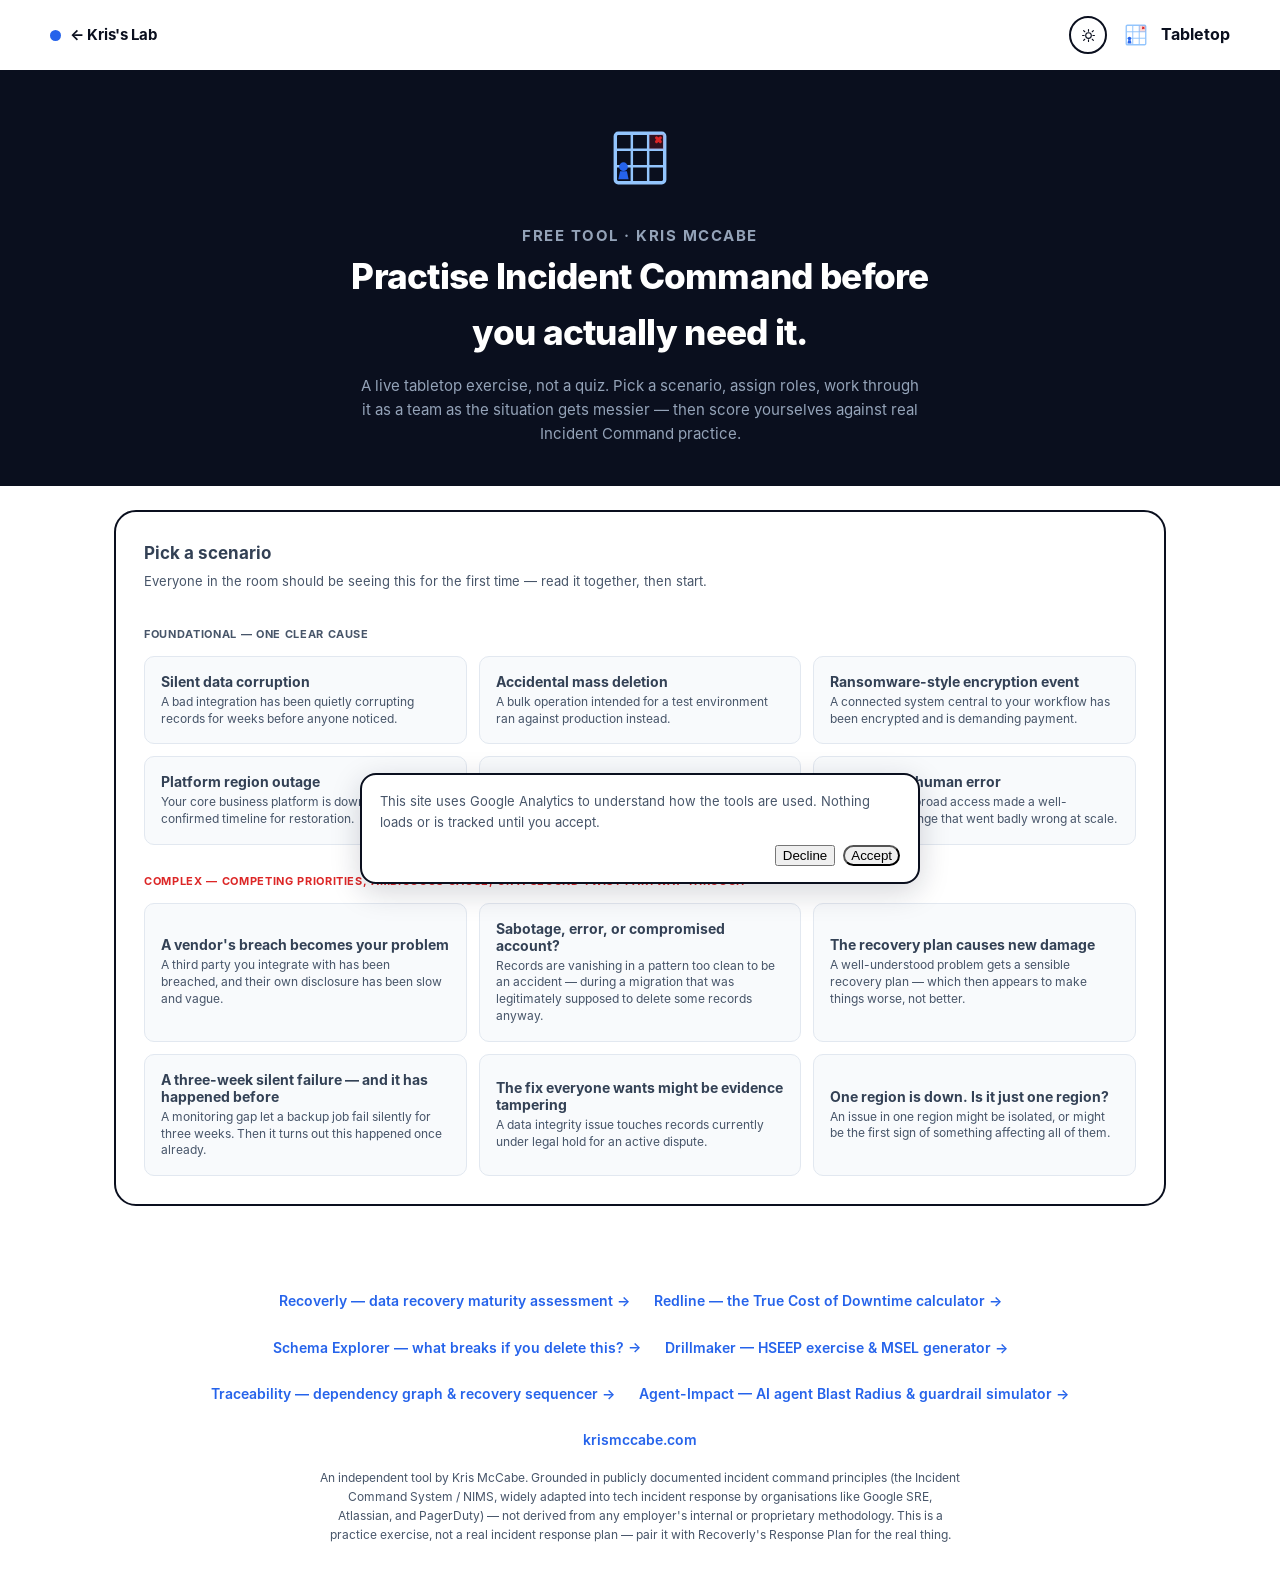
<file: tabletop/index.html>
<!DOCTYPE html>
<html lang="en-GB">
<head>
<!-- Apply a stored theme choice before first paint, so there's no flash
     of the wrong theme while lab-theme.js is still loading. -->
<script>
(function(){try{var t=localStorage.getItem('lab-theme');if(t==='light'||t==='dark'){document.documentElement.setAttribute('data-theme',t);}}catch(e){}})();
</script>
<!-- Google Analytics - only loads after cookie consent, see banner script below -->
<script>
  window.dataLayer = window.dataLayer || [];
  function gtag(){dataLayer.push(arguments);}
  function loadGoogleAnalytics(){
    var s = document.createElement('script');
    s.async = true;
    s.src = 'https://www.googletagmanager.com/gtag/js?id=G-QE309XG3DJ';
    document.head.appendChild(s);
    gtag('js', new Date());
    gtag('config', 'G-QE309XG3DJ');
  }
</script>
<meta charset="UTF-8" />
<meta name="viewport" content="width=device-width, initial-scale=1" />
<title>Tabletop — Incident Command Practice Exercise | Kris McCabe</title>
<link rel="icon" href="/favicon.ico" sizes="any">
<link rel="icon" href="/favicon-32.png" type="image/png" sizes="32x32">
<link rel="icon" href="/favicon-16.png" type="image/png" sizes="16x16">
<link rel="apple-touch-icon" href="/apple-touch-icon.png">
<meta name="description" content="A live tabletop exercise for practising Incident Command during a data-loss crisis — pick a scenario, assign roles, work through it as a team, score yourselves against real Incident Command practice." />
<meta property="og:type" content="website">
<meta property="og:site_name" content="Kris's Lab">
<meta property="og:title" content="Tabletop — Incident Command Practice Exercise">
<meta property="og:description" content="A live tabletop exercise for practising Incident Command during a data-loss crisis — pick a scenario, assign roles, work through it as a team, score yourselves against real Incident Command practice.">
<meta property="og:url" content="https://lab.krismccabe.com/tabletop/">
<meta property="og:image" content="https://lab.krismccabe.com/og-image.png">
<meta property="og:image:width" content="1200">
<meta property="og:image:height" content="630">
<meta name="twitter:card" content="summary_large_image">
<meta name="twitter:title" content="Tabletop — Incident Command Practice Exercise">
<meta name="twitter:description" content="A live tabletop exercise for practising Incident Command during a data-loss crisis — pick a scenario, assign roles, work through it as a team, score yourselves against real Incident Command practice.">
<meta name="twitter:image" content="https://lab.krismccabe.com/og-image.png">
<link rel="stylesheet" href="/assets/lab.css?v=6">
<script src="/assets/lab-theme.js?v=1" defer></script>
<style>
  .lab-header-inner { max-width: 900px; display:flex; align-items:center; justify-content:space-between; }

  .hero { padding: 48px 24px 40px; }
  .hero h1 { color: #fff; font-size: clamp(1.6rem, 4vw, 2.2rem); font-weight: 800; letter-spacing: -0.02em; margin: 0 0 14px; max-width: 640px; margin-left: auto; margin-right: auto; }
  .hero p { color: #94A3B8; font-size: 15px; max-width: 560px; margin: 0 auto; }

  .wrap { max-width: 900px; margin: 0 auto; padding: 24px 20px 64px; }
  @media (min-width: 1024px) {
    .lab-header-inner, .wrap, footer { max-width: 1180px; }
  }
  .panel h2 { font-size: 17px; font-weight: 700; color: var(--text); margin: 0 0 4px; }
  .panel .sub { font-size: 13px; color: var(--text-muted); margin: 0 0 18px; }

  .scenario-grid { display: grid; grid-template-columns: repeat(auto-fit, minmax(240px,1fr)); gap: 12px; }
  .scenario-btn { border: 1px solid var(--border); background: var(--surface); border-radius: 10px; padding: 16px; text-align: left; cursor: pointer; font-family: inherit; transition: border-color 0.15s ease, box-shadow 0.15s ease; }
  .scenario-btn:hover { border-color: var(--accent); box-shadow: 0 4px 12px rgba(37,99,235,0.1); }
  .decision-card.chosen { border-color: var(--text); background: var(--navy); color: #fff; box-shadow: none; }
  .decision-card.chosen .name, .decision-card.chosen .desc { color: #fff; }
  .scenario-btn .name { display: block; font-size: 14px; font-weight: 700; color: var(--text); margin-bottom: 4px; }
  .scenario-btn .desc { display: block; font-size: 12px; color: var(--text-muted); line-height: 1.4; }
  .btn-primary { background: var(--accent); color: #fff; border: none; border-radius: 8px; padding: 10px 20px; font-size: 14px; font-weight: 700; cursor: pointer; font-family: inherit; }
  .btn-primary:hover { background: var(--accent-hv); }
  .btn-ghost { background: var(--panel-bg); color: var(--text); border: 1px solid var(--border); border-radius: 8px; padding: 10px 20px; font-size: 14px; font-weight: 600; cursor: pointer; font-family: inherit; }
  .btn-ghost:hover { border-color: var(--accent); color: var(--accent); }

  .role-row { display: grid; grid-template-columns: 160px 1fr; gap: 12px; align-items: center; margin-bottom: 10px; }
  .role-row label { font-size: 13px; font-weight: 700; color: var(--text); }
  .role-row input { padding: 8px 12px; border: 1px solid var(--border); border-radius: 8px; font-family: inherit; font-size: 13px; }

  .stage-marker { display: flex; gap: 6px; margin-bottom: 20px; }
  .stage-dot { flex: 1; height: 6px; border-radius: 3px; background: var(--border); }
  .stage-dot.done { background: var(--accent); }
  .stage-dot.current { background: var(--navy); }
  .stage-label { font-size: 11px; font-weight: 700; text-transform: uppercase; letter-spacing: 0.06em; color: var(--accent); margin-bottom: 8px; }
  .narrative-box { background: var(--surface-2); border-left: 4px solid var(--navy); border-radius: 8px; padding: 16px 18px; margin-bottom: 18px; font-size: 14px; }
  .complication-box { background: var(--risk-bg); border-left: 4px solid var(--risk); border-radius: 8px; padding: 16px 18px; margin-bottom: 18px; font-size: 14px; }
  .complication-box strong { color:var(--risk); }
  .prompt-list { font-size: 13px; margin: 0 0 14px; padding-left: 20px; color: var(--text); }
  .prompt-list li { margin-bottom: 6px; }
  /* background/color explicit, not left to the browser default - a plain
     <textarea> renders its own white background regardless of page theme
     otherwise, confirmed as a stray solid-white box against the dark
     palette. */
  .notes-area { width: 100%; min-height: 90px; padding: 10px 12px; border: 1px solid var(--border); border-radius: 8px; font-family: inherit; font-size: 13px; margin-bottom: 18px; background: var(--input-bg); color: var(--text); }

  .rubric-item { display: flex; align-items: flex-start; gap: 12px; padding: 12px 14px; border-radius: 8px; background: var(--surface-2); margin-bottom: 10px; }
  .rubric-item input[type="checkbox"] { margin-top: 3px; width: 18px; height: 18px; flex-shrink: 0; }
  .rubric-item .rubric-text { font-size: 13px; }
  .rubric-item .rubric-why { font-size: 12px; color: var(--text-muted); margin-top: 3px; }
  .history-box { background: var(--surface-2); border-radius: 10px; padding: 16px 18px; margin-bottom: 18px; }
  .history-empty { font-size: 13px; color: var(--text-muted); }
  .trend-bars { display: flex; align-items: flex-end; gap: 4px; height: 40px; margin: 10px 0; }
  .trend-bar { flex: 1; background: var(--accent); border-radius: 3px 3px 0 0; min-height: 3px; }
  .history-run-row { display: flex; justify-content: space-between; font-size: 12px; padding: 6px 0; border-bottom: 1px solid var(--border); }
  .gap-flag { font-size: 12px; background: var(--risk-bg); color:var(--risk); padding: 8px 12px; border-radius: 6px; margin-top: 8px; }

  footer { max-width: 900px; }
  footer .disclaimer { max-width: 640px; }

  @media (max-width: 640px) { .panel { padding: 20px; } .role-row { grid-template-columns: 1fr; } }

  /* The print button existed but had no print stylesheet at all - it just
     printed whatever the browser happened to be showing, header/hero/nav
     included. This scopes a real printed record down to the actual summary
     content. */
  @media print {
    .no-print { display: none !important; }
    body { background: #fff; }
    .wrap { margin-top: 0; padding-top: 24px; }
    .panel { box-shadow: none; border: 1px solid #ccc; }
  }
</style>
<script type="application/ld+json">
{
  "@context": "https://schema.org",
  "@type": "SoftwareApplication",
  "name": "Tabletop — Incident Command Practice Exercise",
  "description": "A live tabletop exercise for practising Incident Command during a data-loss crisis — pick a scenario, assign roles, work through it as a team, score yourselves against real Incident Command practice.",
  "url": "https://lab.krismccabe.com/tabletop/",
  "applicationCategory": "BusinessApplication",
  "operatingSystem": "Any (runs in browser)",
  "isAccessibleForFree": true,
  "offers": {
    "@type": "Offer",
    "price": "0",
    "priceCurrency": "USD"
  },
  "author": {
    "@type": "Person",
    "name": "Kris McCabe",
    "url": "https://krismccabe.com/"
  }
}
</script>
<link rel="stylesheet" href="/assets/swiss.css?v=5">
</head>
<body>
<a class="skip-link" href="#main-content">Skip to content</a>

<div class="cookie-banner" id="cookie-banner" role="dialog" aria-label="Cookie consent">
  <p>This site uses Google Analytics to understand how the tools are used. Nothing loads or is tracked until you accept.</p>
  <div class="cookie-banner-actions">
    <button type="button" id="cookie-decline" class="btn small">Decline</button>
    <button type="button" id="cookie-accept" class="btn primary small">Accept</button>
  </div>
</div>
<script>
(function(){
  var consent = localStorage.getItem('cookie-consent');
  if (consent === 'granted') { loadGoogleAnalytics(); return; }
  if (consent === 'denied') { return; }
  var banner = document.getElementById('cookie-banner');
  banner.style.display = 'flex';
  document.getElementById('cookie-accept').addEventListener('click', function(){
    localStorage.setItem('cookie-consent', 'granted');
    banner.style.display = 'none';
    loadGoogleAnalytics();
  });
  document.getElementById('cookie-decline').addEventListener('click', function(){
    localStorage.setItem('cookie-consent', 'denied');
    banner.style.display = 'none';
  });
})();
</script>

  <header class="lab-header no-print">
    <div class="lab-header-inner">
      <a class="lab-back" href="/">&#8592; Kris's Lab</a>
      <div style="display:flex; align-items:center; gap:14px;">
        <button type="button" id="theme-toggle" class="theme-toggle" aria-label="Toggle dark mode" aria-pressed="false">
          <svg class="icon-sun" viewBox="0 0 24 24" width="15" height="15" fill="none" stroke="currentColor" stroke-width="1.8" stroke-linecap="round" aria-hidden="true">
            <circle cx="12" cy="12" r="4.5"/>
            <path d="M12 2.5v2.5M12 19v2.5M4.2 4.2l1.8 1.8M18 18l1.8 1.8M2.5 12h2.5M19 12h2.5M4.2 19.8l1.8-1.8M18 6l1.8-1.8"/>
          </svg>
          <svg class="icon-moon" viewBox="0 0 24 24" width="15" height="15" fill="none" stroke="currentColor" stroke-width="1.8" stroke-linecap="round" stroke-linejoin="round" aria-hidden="true">
            <path d="M20 14.2A8.5 8.5 0 1 1 9.8 4a7 7 0 0 0 10.2 10.2Z"/>
          </svg>
        </button>
        <span style="display:flex; align-items:center; gap:8px; color:#fff; font-weight:700; font-size:14px;">
        <svg viewBox="0 0 40 40" width="26" height="26" xmlns="http://www.w3.org/2000/svg" aria-hidden="true">
          <rect x="7" y="7" width="26" height="26" rx="1.5" fill="none" stroke="#93C5FD" stroke-width="1.8"/>
          <line x1="15.7" y1="7" x2="15.7" y2="33" stroke="#93C5FD" stroke-width="1.3"/>
          <line x1="24.3" y1="7" x2="24.3" y2="33" stroke="#93C5FD" stroke-width="1.3"/>
          <line x1="7" y1="15.7" x2="33" y2="15.7" stroke="#93C5FD" stroke-width="1.3"/>
          <line x1="7" y1="24.3" x2="33" y2="24.3" stroke="#93C5FD" stroke-width="1.3"/>
          <rect x="24.7" y="7.4" width="8" height="8" fill="#DC2626" opacity="0.18"/>
          <path d="M28.7 9.4 L30.7 11.4 M30.7 9.4 L28.7 11.4" stroke="#DC2626" stroke-width="1.6" stroke-linecap="round"/>
          <circle cx="11.3" cy="24.6" r="2.3" fill="#2563EB"/>
          <path d="M 8.6 31.2 L 9.5 27 L 13.1 27 L 14 31.2 Z" fill="#2563EB"/>
        </svg>
        Tabletop
      </span>
      </div>
    </div>
  </header>

  <div class="hero no-print" id="main-content">
    <svg viewBox="0 0 40 40" width="52" height="52" xmlns="http://www.w3.org/2000/svg" aria-hidden="true" style="margin-bottom:16px;">
      <rect x="7" y="7" width="26" height="26" rx="1.5" fill="none" stroke="#93C5FD" stroke-width="1.8"/>
      <line x1="15.7" y1="7" x2="15.7" y2="33" stroke="#93C5FD" stroke-width="1.3"/>
      <line x1="24.3" y1="7" x2="24.3" y2="33" stroke="#93C5FD" stroke-width="1.3"/>
      <line x1="7" y1="15.7" x2="33" y2="15.7" stroke="#93C5FD" stroke-width="1.3"/>
      <line x1="7" y1="24.3" x2="33" y2="24.3" stroke="#93C5FD" stroke-width="1.3"/>
      <rect x="24.7" y="7.4" width="8" height="8" fill="#DC2626" opacity="0.18"/>
      <path d="M28.7 9.4 L30.7 11.4 M30.7 9.4 L28.7 11.4" stroke="#DC2626" stroke-width="1.6" stroke-linecap="round"/>
      <circle cx="11.3" cy="24.6" r="2.3" fill="#2563EB"/>
      <path d="M 8.6 31.2 L 9.5 27 L 13.1 27 L 14 31.2 Z" fill="#2563EB"/>
    </svg>
    <p class="eyebrow">Free tool &middot; Kris McCabe</p>
    <h1>Practise Incident Command before you actually need it.</h1>
    <p>A live tabletop exercise, not a quiz. Pick a scenario, assign roles, work through it as a team as the situation gets messier — then score yourselves against real Incident Command practice.</p>
  </div>

  <div class="wrap">

    <div class="panel no-print" id="scenario-panel">
      <h2>Pick a scenario</h2>
      <p class="sub">Everyone in the room should be seeing this for the first time — read it together, then start.</p>
      <div id="history-summary"></div>
      <div class="scenario-grid" id="scenario-grid"></div>
    </div>

    <div class="panel" id="roles-panel" style="display:none;">
      <h2>Assemble your team</h2>
      <p class="sub">The actual Incident Command System's core roles, not made-up titles — Command, Operations, the Public Information Officer, and Planning. Names are just for this session — nothing is saved anywhere.</p>
      <div id="role-inputs"></div>
      <button class="btn-primary" id="start-exercise-btn" style="margin-top:8px;">Start the exercise &rarr;</button>
    </div>

    <div class="panel" id="exercise-panel" style="display:none;"></div>

    <div class="panel" id="rubric-panel" style="display:none;"></div>

  </div>

  <footer class="no-print">
    <div class="links">
      <a href="/recoverly/" target="_blank" rel="noopener">Recoverly — data recovery maturity assessment &rarr;</a>
      <a href="/redline/" target="_blank" rel="noopener">Redline — the True Cost of Downtime calculator &rarr;</a>
      <a href="/schema-explorer/" target="_blank" rel="noopener">Schema Explorer — what breaks if you delete this? &rarr;</a>
      <a href="/drillmaker/" target="_blank" rel="noopener">Drillmaker — HSEEP exercise &amp; MSEL generator &rarr;</a>
      <a href="/traceability/" target="_blank" rel="noopener">Traceability — dependency graph &amp; recovery sequencer &rarr;</a>
      <a href="/agent-impact/" target="_blank" rel="noopener">Agent-Impact — AI agent Blast Radius &amp; guardrail simulator &rarr;</a>
      <a href="https://krismccabe.com" target="_blank" rel="noopener">krismccabe.com</a>
    </div>
    <p class="disclaimer">An independent tool by Kris McCabe. Grounded in publicly documented incident command principles (the Incident Command System / NIMS, widely adapted into tech incident response by organisations like Google SRE, Atlassian, and PagerDuty) — not derived from any employer's internal or proprietary methodology. This is a practice exercise, not a real incident response plan — pair it with Recoverly's Response Plan for the real thing.</p>
  </footer>

<script>
  // ---------------------------------------------------------------
  // SCENARIO BANK — business-level narrative only, no technical
  // exploit detail. Each has an initial trigger, a ticking-clock
  // element, and a complication revealed partway through the exercise
  // to simulate how real incidents evolve messily, not neatly.
  // ---------------------------------------------------------------
  const SCENARIOS = [
    {
      id: 'silent-corruption',
      decisionOverrides: { 0: [
        { lead: 'Check scope first', text: 'Someone pulls the actual affected record count and checks how far back the bad data goes.', quality: 'strong', consequence: 'Good call — knowing the real scope now means the team isn\'t chasing rumours once more reports come in.' },
        { lead: 'Everyone checks alone', text: 'Different people each start checking different systems on their own, without comparing notes.', quality: 'weak', consequence: 'By the time everyone compares notes, there are three different theories about what\'s actually wrong — and no one agrees which is right.' },
        { lead: 'Fix quietly', text: 'One person quietly starts correcting the addresses they can see, without flagging it to the team yet.', quality: 'mixed', consequence: 'The corrections might hold. But if the root cause is still live, those same records could just get overwritten again.' },
        { lead: 'Assume it\'s minor', text: 'The team decides this is probably just a couple of one-off complaints and doesn\'t investigate yet.', quality: 'harmful', consequence: 'By the next morning, a dozen more customers have reported the same thing — and the team is starting from further behind.' }
      ],
      1: [
        { lead: 'Name one IC', text: 'The team names one Incident Commander, separate from whoever is investigating the actual data issue.', quality: 'strong', consequence: 'Good call — with reports coming in from multiple customers, having one clear decision-maker means the investigation and the customer response don\'t end up working at cross purposes.' },
        { lead: 'Investigator leads comms too', text: 'The person leading the data investigation also takes charge of deciding what to tell customers.', quality: 'weak', consequence: 'They\'re now tracing corrupted records and managing customer communication at once — one of those two jobs is about to suffer.' },
        { lead: 'Co-lead informally', text: 'The support lead and the data lead informally agree to co-run this between them.', quality: 'mixed', consequence: 'Reasonable on the surface, but they\'ve already given two different customers two slightly different explanations.' },
        { lead: 'Nobody takes charge', text: 'Support keeps handling tickets and engineering keeps investigating, in parallel, unconnected.', quality: 'harmful', consequence: 'An hour in, support has told a customer the issue is fixed, while engineering has just found three more affected records.' }
      ],
      2: [
        { lead: 'Adjust scope together', text: 'The team pauses to confirm together that this isn\'t a six-hour glitch but a six-week problem, and adjusts the investigation\'s scope accordingly.', quality: 'strong', consequence: 'Good call — a six-week window means far more records could be affected than anyone assumed a moment ago, and the plan needs to reflect that now, not later.' },
        { lead: 'Keep the narrow focus', text: 'The team keeps investigating the same handful of recent records it was already looking at.', quality: 'weak', consequence: 'The investigation stays focused on the tip of the iceberg while five and a half weeks of potentially affected records go unchecked.' },
        { lead: 'Tell only the IC', text: 'Only the person who found this out tells the Incident Commander; the rest of the team keeps working the original, narrower theory.', quality: 'mixed', consequence: 'The IC now knows the real timeline, but the people doing the actual data checks are still working from the old, six-hour assumption.' },
        { lead: 'Assume it doesn\'t change much', text: 'The team decides six weeks probably doesn\'t change much and continues as before.', quality: 'harmful', consequence: 'Weeks later, records nobody thought to check turn out to be corrupted too — because the real timeline was never actually acted on.' }
      ],
      3: [
        { lead: 'Define scope, assign the draft', text: 'The IC sets a clear objective — determine exactly which customers are affected across the full six-week window — and assigns someone to draft the notification once that\'s known.', quality: 'strong', consequence: 'Good call — by the time the list is confirmed, the notification is already written and ready to send, not something starting from scratch under pressure.' },
        { lead: 'Agree, but assign nobody', text: 'The team agrees affected customers will need to be told eventually, but doesn\'t set a deadline or assign anyone to draft anything.', quality: 'weak', consequence: 'A day later, the affected list is confirmed, but nobody has actually started writing what to tell them.' },
        { lead: 'Notify before scope confirmed', text: 'One person starts emailing affected customers directly, before the full six-week scope is confirmed.', quality: 'mixed', consequence: 'Some customers get told before others, based on whoever was identified first — not because their case was actually more urgent.' },
        { lead: 'Hope it goes unnoticed', text: 'The team decides not to proactively tell customers, hoping the corrected data goes unnoticed.', quality: 'harmful', consequence: 'A customer notices the correction themselves and asks pointedly why they weren\'t told in the first place.' }
      ],
      4: [
        { lead: 'Separate corrector and checker', text: 'The person correcting the records is different from whoever confirms the corrections actually match the real data.', quality: 'strong', consequence: 'Good call — the checker catches two records that were "corrected" to a value that was itself already wrong.' },
        { lead: 'Self-confirms own work', text: 'The person correcting the records also confirms their own work is right.', quality: 'weak', consequence: 'It looks fixed. Nobody else verified it, so nobody will know if a few records were corrected to the wrong value until a customer notices.' },
        { lead: 'Alone for hours', text: 'The correction gets done, but the person doing it has now been checking records alone for hours.', quality: 'mixed', consequence: 'The corrections are holding up so far. But there\'s no plan for what happens if this stretches into tomorrow and they need a break.' },
        { lead: 'Skip checking to go faster', text: 'The corrections go live with no one checking them, to get through the backlog faster.', quality: 'harmful', consequence: 'A batch of records gets corrected incorrectly, creating a second wave of the same complaint.' }
      ],
      5: [
        { lead: 'Confirm scope, schedule AAR', text: 'The team confirms out loud that the corruption is fully addressed across the whole six-week window, and sets a real date to review how a six-week gap went unnoticed.', quality: 'strong', consequence: 'Two weeks later, the review actually happens — and specifically asks why nobody caught this for six weeks, not just how it got fixed.' },
        { lead: 'Quietly move on', text: 'Once the visible complaints stop coming in, the team quietly moves on to other work.', quality: 'weak', consequence: 'No review ever gets scheduled. The same kind of silent integration failure has every chance of happening again, undetected, for just as long.' },
        { lead: 'Vague promise', text: 'The team agrees a review should happen at some point to look at monitoring gaps.', quality: 'mixed', consequence: 'It\'s still on someone\'s to-do list a month later, several priorities down from where it started.' },
        { lead: 'Assign blame', text: 'The closing conversation focuses on which team should have caught this sooner.', quality: 'harmful', consequence: 'Nobody wants to be the one to report a data anomaly next time, for fear of being blamed for not catching it fast enough.' }
      ],
      },
      difficulty: 'foundational',
      name: 'Silent data corruption',
      desc: 'A bad integration has been quietly corrupting records for weeks before anyone noticed.',
      trigger: 'A customer emails support asking why their order history shows the wrong shipping address. Support escalates it as a minor data issue. Within an hour, three more similar reports come in from different customers.',
      clock: 'Every day this continues, more records get overwritten with bad data — and the good version of some of them is already gone from the retention window.',
      complication: 'The integration that caused this has been running for six weeks, not six hours. Nobody knows exactly when it started, which means nobody knows how far back "clean" data actually goes.'
    },
    {
      id: 'mass-deletion',
      decisionOverrides: { 0: [
        { lead: 'Check the bin first', text: 'Someone immediately checks the Recycle Bin and confirms exactly what was deleted and when.', quality: 'strong', consequence: 'Good call — the Recycle Bin has a limited window, and knowing exactly what\'s in it now avoids losing anything unrecoverable later.' },
        { lead: 'Restore independently', text: 'A few people start restoring records on their own, without agreeing on what the full deleted set actually is.', quality: 'weak', consequence: 'Two people restore overlapping sets of records without realising it, and now nobody\'s sure what\'s actually been recovered.' },
        { lead: 'Quiet self-restore', text: 'The developer who ran the script quietly starts restoring records themselves, without telling anyone yet.', quality: 'mixed', consequence: 'It might work. But if something goes wrong, nobody else knows what\'s already been attempted.' },
        { lead: 'Assume it\'s minor', text: 'The team assumes it\'s just a handful of test records and moves on without checking.', quality: 'harmful', consequence: 'By the time anyone checks properly, the affected records have aged past the recovery window.' }
      ],
      1: [
        { lead: 'Name one IC', text: 'The team names an Incident Commander, separate from the developer whose script caused this.', quality: 'strong', consequence: 'Good call — the person who caused it is often the least objective person to also be directing the response.' },
        { lead: 'Developer leads recovery', text: 'The developer who ran the script takes charge of the recovery themselves.', quality: 'weak', consequence: 'They\'re now emotionally invested in fixing what they broke, and objectivity about what\'s actually safe to restore is the first casualty.' },
        { lead: 'Co-lead with manager', text: 'The developer and their manager informally co-lead the response.', quality: 'mixed', consequence: 'Well-intentioned, but the manager is relying entirely on the developer\'s account of what happened, without a second perspective.' },
        { lead: 'Assume IT will handle it', text: 'Everyone assumes IT will sort it out without anyone formally taking charge.', quality: 'harmful', consequence: 'Forty minutes pass with three different people each assuming someone else is driving the recovery.' }
      ],
      2: [
        { lead: 'Map the dependencies', text: 'The team pauses to map what else might have been dependent on the deleted records, before continuing recovery.', quality: 'strong', consequence: 'Good call — this catches dependent records that would otherwise have been missed entirely by a recovery plan built around the original, narrower assumption.' },
        { lead: 'Restore the original list only', text: 'The team continues restoring just the originally reported records.', quality: 'weak', consequence: 'The restore looks complete, but several dependent records that were never on anyone\'s radar stay missing.' },
        { lead: 'Tell only the IC', text: 'Only the Incident Commander is told about the dependent records; the recovery team keeps working the original list.', quality: 'mixed', consequence: 'The IC knows the blast radius is bigger, but the people doing the actual restoring don\'t yet know to look beyond the original list.' },
        { lead: 'Assume it\'s not important', text: 'The team decides the dependent records are probably not important and moves on.', quality: 'harmful', consequence: 'Reports relying on those dependent records start breaking days later, with no obvious connection back to this incident.' }
      ],
      3: [
        { lead: 'Define done, assign tracking', text: 'The IC sets a clear objective for what \'fully recovered\' actually means, including the dependent records, and assigns someone to track it against that definition.', quality: 'strong', consequence: 'Good call — without a clear definition of done, it\'s easy to declare victory while dependent records are still missing.' },
        { lead: 'Vague goal, no definition', text: 'The team agrees the goal is to get everything back without defining what that specifically includes.', quality: 'weak', consequence: 'The originally reported records get restored, and the recovery is declared finished — while the dependent records everyone forgot about stay missing.' },
        { lead: 'Declare done unilaterally', text: 'One person unilaterally decides recovery is complete and tells stakeholders, without checking with the Incident Commander.', quality: 'mixed', consequence: 'Stakeholders are told it\'s resolved while the recovery team is still quietly working through the dependent records.' },
        { lead: 'Don\'t mention the gap', text: 'The team decides not to mention the dependent-records issue to stakeholders at all.', quality: 'harmful', consequence: 'When those records turn up missing later, it looks like a new, separate problem rather than something already known about.' }
      ],
      4: [
        { lead: 'Separate restorer and checker', text: 'The person restoring the records is different from whoever confirms the restore actually matches what was lost.', quality: 'strong', consequence: 'Good call — the checker catches a batch that restored with the wrong field values, not just the wrong records.' },
        { lead: 'Self-declares complete', text: 'The person restoring the records also declares the restore complete themselves.', quality: 'weak', consequence: 'It looks done. Nobody else checked, so a handful of records restored with stale data go unnoticed.' },
        { lead: 'Alone for hours', text: 'The restore gets done, but the person doing it has now been working alone on this for hours.', quality: 'mixed', consequence: 'The restore is going well so far, but there\'s no backup plan if this runs long and they need to step away.' },
        { lead: 'Rush without checking', text: 'The restore is rushed through without anyone checking it, to close this out quickly.', quality: 'harmful', consequence: 'Several records restore with the wrong version of the data, creating a second, quieter problem behind the first.' }
      ],
      5: [
        { lead: 'Confirm scope, schedule AAR', text: 'The team confirms out loud that all records, including the dependent ones, are genuinely restored, and sets a real date to review how the script reached production.', quality: 'strong', consequence: 'Two weeks later, the review happens — and specifically asks how a cleanup script meant for a sandbox reached production at all.' },
        { lead: 'Quietly move on', text: 'Once the visible records are back, the team quietly moves on.', quality: 'weak', consequence: 'No review ever gets scheduled, and the process gap that let a sandbox script run in production stays wide open.' },
        { lead: 'Vague promise', text: 'The team agrees a review should happen at some point to look at script permissions.', quality: 'mixed', consequence: 'It\'s still on someone\'s to-do list a month later, several priorities down from where it started.' },
        { lead: 'Assign blame', text: 'The closing conversation focuses on the developer who ran the script.', quality: 'harmful', consequence: 'That developer, and probably others, become far more reluctant to flag their own mistakes quickly next time.' }
      ],
      },
      difficulty: 'foundational',
      name: 'Accidental mass deletion',
      desc: 'A bulk operation intended for a test environment ran against production instead.',
      trigger: 'A developer runs a cleanup script to delete test records. Twenty minutes later, a sales rep reports that an entire quarter\'s worth of real customer deals has vanished from their pipeline view.',
      clock: 'Whatever soft-delete or recycle-bin window your platform provides is limited, and some of the deleted records are already old enough that permanent deletion could be imminent.',
      complication: 'The script also deleted several other record types that were structurally dependent on the ones deleted first — meaning the actual blast radius is much larger than the original report, and nobody has mapped it yet.'
    },
    {
      id: 'ransomware',
      decisionOverrides: { 0: [
        { lead: 'Confirm what\'s encrypted', text: 'Someone confirms exactly which systems are actually encrypted versus just disconnected, before anything else.', quality: 'strong', consequence: 'Good call — this determines whether legal and security need to be looped in immediately, or if it\'s a smaller issue.' },
        { lead: 'Investigate separately', text: 'IT and the data team each start investigating on their own, without comparing what they\'re each finding.', quality: 'weak', consequence: 'IT treats it as a hardware problem while the data team treats it as a sync bug — neither has the full picture.' },
        { lead: 'Quiet manual restore', text: 'Someone quietly tries to restore the sync manually, without telling anyone the server itself may be compromised.', quality: 'mixed', consequence: 'The manual restore might work, but if the server itself is compromised, this could spread the problem further.' },
        { lead: 'Assume it\'s routine', text: 'The team assumes it\'s a routine server issue and doesn\'t treat it as a security incident yet.', quality: 'harmful', consequence: 'By the time it\'s treated seriously, the ransom note has already gone unanswered for hours — a window that matters for the response.' }
      ],
      1: [
        { lead: 'Name one IC', text: 'The team names an Incident Commander, distinct from whoever is working the technical recovery.', quality: 'strong', consequence: 'Good call — a ransomware event needs someone weighing legal, communication, and technical trade-offs together, not just the most technical person in the room.' },
        { lead: 'Senior IT leads and fixes', text: 'The most senior IT person takes charge and starts working the technical recovery themselves.', quality: 'weak', consequence: 'They\'re deep in restoring the sync when someone needs an urgent decision about involving law enforcement — and it waits.' },
        { lead: 'IT and security co-lead', text: 'IT and security informally co-lead, without agreeing who has final say.', quality: 'mixed', consequence: 'IT wants to restore quickly; security wants to preserve evidence first. Nobody\'s actually resolved that tension yet.' },
        { lead: 'Everyone acts independently', text: 'Nobody takes charge — everyone just does whatever seems most urgent to them individually.', quality: 'harmful', consequence: 'By the time anyone asks who\'s actually running this, several people have already taken conflicting independent actions.' }
      ],
      2: [
        { lead: 'Confirm what was exposed', text: 'The team pauses to confirm together exactly what data was on the encrypted server, before deciding anything about notification.', quality: 'strong', consequence: 'Good call — the regulatory notification decision hinges entirely on this, and guessing wrong in either direction has real consequences.' },
        { lead: 'Keep recovering regardless', text: 'The technical recovery continues without waiting to establish what was actually on that server.', quality: 'weak', consequence: 'The team is now restoring systems without knowing whether they\'re also sitting on an active regulatory notification deadline.' },
        { lead: 'Tell only the IC', text: 'Only the Incident Commander is told about the possible regulatory angle; the recovery team keeps focused purely on the technical fix.', quality: 'mixed', consequence: 'The IC is quietly weighing legal exposure while the technical team has no idea a notification clock might already be running.' },
        { lead: 'Defer the question', text: 'The team decides to focus on the technical recovery and worry about the regulatory question later.', quality: 'harmful', consequence: 'By the time anyone circles back to it, valuable time on a potential notification deadline has already been lost.' }
      ],
      3: [
        { lead: 'Confirm exposure, assign legal', text: 'The IC sets a clear objective — confirm what data was exposed — and assigns legal specifically to own the regulatory notification decision once that\'s known.', quality: 'strong', consequence: 'Good call — this gives one clear owner to a decision with real legal consequences, rather than leaving it to whoever happens to raise it.' },
        { lead: 'Agree, assign nobody', text: 'The team agrees regulatory notification is probably needed without assigning it to anyone specifically.', quality: 'weak', consequence: 'Days later, nobody has actually made the notification decision, because everyone assumed legal was already on it.' },
        { lead: 'Notify without confirming', text: 'One person decides unilaterally to notify the regulator, without confirming with legal what\'s actually required.', quality: 'mixed', consequence: 'The notification goes out, but it may say more, or less, than what\'s legally necessary — and it can\'t be un-sent.' },
        { lead: 'Avoid the question', text: 'The team decides to avoid the regulatory question entirely and hope it doesn\'t come up.', quality: 'harmful', consequence: 'Weeks later, the lack of a timely notification becomes its own separate compliance problem.' }
      ],
      4: [
        { lead: 'Separate restorer and checker', text: 'The person restoring the sync is different from whoever confirms the restored data actually matches the source of truth.', quality: 'strong', consequence: 'Good call — the checker catches a batch of records that synced with stale, pre-incident data.' },
        { lead: 'Self-confirms sync', text: 'The person restoring the sync also confirms it\'s working correctly themselves.', quality: 'weak', consequence: 'It looks restored. Nobody else checked, so a gap in the sync goes unnoticed until it causes a downstream problem.' },
        { lead: 'Alone for hours', text: 'The restore gets done, but the person doing it has now been working this incident alone for hours.', quality: 'mixed', consequence: 'The restore is progressing, but there\'s no plan for what happens if recovery runs into a second day and they need rest.' },
        { lead: 'Skip verification for speed', text: 'The sync gets restored without anyone verifying it, to get the business running again faster.', quality: 'harmful', consequence: 'The restored sync is quietly missing a chunk of data nobody notices until a report comes out wrong days later.' }
      ],
      5: [
        { lead: 'Confirm clean, schedule AAR', text: 'The team confirms out loud that systems are genuinely clean and restored, and sets a real date for a review covering both the technical recovery and the regulatory decision.', quality: 'strong', consequence: 'Two weeks later, the review happens — covering not just the technical fix but whether the notification decision was made well and on time.' },
        { lead: 'Quietly move on', text: 'Once systems are back online, the team quietly moves on to other priorities.', quality: 'weak', consequence: 'No review ever gets scheduled, and whatever let the attacker in stays completely unexamined.' },
        { lead: 'Vague promise', text: 'The team agrees a review should happen at some point to look at security posture.', quality: 'mixed', consequence: 'It\'s still on someone\'s to-do list a month later, several priorities down from where it started.' },
        { lead: 'Assign blame', text: 'The closing conversation focuses on which team left the vulnerability open.', quality: 'harmful', consequence: 'IT and security become guarded with each other rather than collaborative, making the next incident harder to respond to well.' }
      ],
      },
      difficulty: 'foundational',
      name: 'Ransomware-style encryption event',
      desc: 'A connected system central to your workflow has been encrypted and is demanding payment.',
      trigger: 'IT reports that the file server used for a critical nightly sync job is unreachable. Then a ransom note appears on affected machines. The nightly sync into your core business system has not run in two days.',
      clock: 'Every day without the sync, your business system and the source-of-truth data drift further apart, and reconciling them gets exponentially harder the longer it goes on.',
      complication: 'Legal confirms this may trigger a regulatory notification obligation depending on what data was actually on the encrypted server — and nobody is fully sure what was on there.'
    },
    {
      id: 'region-outage',
      decisionOverrides: { 0: [
        { lead: 'Check the status page', text: 'Someone checks the vendor\'s status page and confirms the actual scope of the outage.', quality: 'strong', consequence: 'Good call — this determines whether the team needs a short workaround or a genuine extended-outage plan.' },
        { lead: 'Independent workarounds', text: 'Different teams start independently building their own workaround plans without coordinating.', quality: 'weak', consequence: 'Three different manual workarounds spring up, and none of them will reconcile cleanly with each other once the platform returns.' },
        { lead: 'Quiet spreadsheet fix', text: 'One person quietly starts a manual spreadsheet workaround without telling the rest of the team yet.', quality: 'mixed', consequence: 'It works for now. But once the platform returns, that spreadsheet and the live data will both have partial, conflicting versions of the truth.' },
        { lead: 'Assume quick resolution', text: 'The team assumes it\'ll resolve itself shortly and doesn\'t plan for extended downtime.', quality: 'harmful', consequence: 'Hours pass with no plan in place, and the manually-tracked backlog grows far larger than it needed to.' }
      ],
      1: [
        { lead: 'Name one IC', text: 'The team names an Incident Commander to own the outage response, separate from whoever\'s building workarounds.', quality: 'strong', consequence: 'Good call — this keeps the workaround effort focused instead of splintering into competing versions.' },
        { lead: 'Senior person builds workaround', text: 'Whoever\'s most senior in the room takes charge and starts building a workaround themselves.', quality: 'weak', consequence: 'They\'re deep in the spreadsheet fix when sales urgently needs a decision about what to tell a customer — and it waits.' },
        { lead: 'Two leads co-run it', text: 'Two team leads informally agree to jointly handle it.', quality: 'mixed', consequence: 'Both are handling it well individually, but they haven\'t yet had to reconcile two different workaround approaches.' },
        { lead: 'Each team does its own thing', text: 'No one formally takes charge — each team just does its own thing until the platform returns.', quality: 'harmful', consequence: 'When the platform comes back, there are three incompatible versions of what actually happened to reconcile.' }
      ],
      2: [
        { lead: 'Agree one shared method', text: 'The team pauses to agree on a single shared method for tracking manual work, now that they know it\'s already happening.', quality: 'strong', consequence: 'Good call — this is the moment to prevent multiple incompatible workarounds before they multiply further.' },
        { lead: 'Ignore the spreadsheet', text: 'The team continues without addressing the spreadsheet that\'s already in motion.', quality: 'weak', consequence: 'By the time the platform returns, that spreadsheet is now a significant, undocumented parallel version of the truth.' },
        { lead: 'Tell only the IC', text: 'Only the Incident Commander is told about the spreadsheet; the person using it keeps going without further guidance.', quality: 'mixed', consequence: 'The IC knows a manual workaround exists, but nobody\'s actually agreed how it\'ll get reconciled later.' },
        { lead: 'Leave it for later', text: 'The team decides the spreadsheet is someone else\'s problem to sort out later.', quality: 'harmful', consequence: 'When the platform returns, reconciling the spreadsheet against live data turns into its own, much bigger cleanup job.' }
      ],
      3: [
        { lead: 'Plan reconciliation now', text: 'The IC sets a clear objective — get the manual workaround and the eventual platform recovery to line up cleanly — and assigns someone to own that reconciliation plan now, not after the platform returns.', quality: 'strong', consequence: 'Good call — planning the reconciliation now means it\'s a known process later, not an improvised scramble.' },
        { lead: 'Defer reconciliation planning', text: 'The team agrees reconciliation will need to happen once things are back to normal, without assigning anyone to plan it.', quality: 'weak', consequence: 'When the platform returns, reconciling the spreadsheet becomes an unplanned, urgent scramble nobody was ready for.' },
        { lead: 'Decide approach unilaterally', text: 'One person decides unilaterally how the spreadsheet data will get re-entered, without checking with the Incident Commander.', quality: 'mixed', consequence: 'Their approach might work, but nobody else knows the plan, including whoever ends up doing the actual data entry later.' },
        { lead: 'Worry about it later', text: 'The team decides to worry about reconciliation only once the platform is confirmed back.', quality: 'harmful', consequence: 'The platform returns with zero plan in place, and the backlog of manual entries takes far longer to reconcile than it needed to.' }
      ],
      4: [
        { lead: 'Separate reconciler and checker', text: 'The person reconciling the manual spreadsheet is different from whoever confirms the reconciled data actually matches.', quality: 'strong', consequence: 'Good call — the checker catches several entries that reconciled to the wrong record.' },
        { lead: 'Self-confirms reconciliation', text: 'The person reconciling the spreadsheet also confirms their own reconciliation is correct.', quality: 'weak', consequence: 'It looks reconciled. Nobody else checked, so a handful of mismatched entries go live unnoticed.' },
        { lead: 'Alone for hours', text: 'The reconciliation gets done, but the person doing it has now been at it alone for hours.', quality: 'mixed', consequence: 'It\'s going well so far, but there\'s no plan for what happens if the backlog is bigger than expected and they need a break.' },
        { lead: 'Bulk import unchecked', text: 'The spreadsheet gets bulk-imported without anyone checking the reconciliation, to save time.', quality: 'harmful', consequence: 'A batch of records import with mismatched or duplicated data, creating new cleanup work on top of the outage.' }
      ],
      5: [
        { lead: 'Confirm reconciled, schedule AAR', text: 'The team confirms out loud that the manual workaround is fully reconciled, and sets a real date to review how dependent the business is on a single region.', quality: 'strong', consequence: 'Two weeks later, the review happens — and specifically asks whether more resilience is worth investing in before the next outage.' },
        { lead: 'Quietly move on', text: 'Once the platform is back and mostly reconciled, the team quietly moves on.', quality: 'weak', consequence: 'No review ever gets scheduled, and the same single-region dependency remains exactly as exposed as before.' },
        { lead: 'Vague promise', text: 'The team agrees a review should happen at some point to look at redundancy options.', quality: 'mixed', consequence: 'It\'s still on someone\'s to-do list a month later, several priorities down from where it started.' },
        { lead: 'Assign blame', text: 'The closing conversation focuses on whoever built the messiest version of the manual workaround.', quality: 'harmful', consequence: 'People become more reluctant to improvise a workaround openly next time, even when one is genuinely needed.' }
      ],
      },
      difficulty: 'foundational',
      name: 'Platform region outage',
      desc: 'Your core business platform is down, with no confirmed timeline for restoration.',
      trigger: 'Your primary business platform becomes unreachable. The vendor\'s status page confirms a regional incident, but gives no ETA. Sales, support, and several automated workflows all depend on it being available.',
      clock: 'Every hour of downtime is an hour of manually-tracked work that has to be reconciled back into the system once it returns — and the volume of that manual work is growing.',
      complication: 'Someone on the team already started manually re-entering data into a spreadsheet to keep working. When the platform comes back, that spreadsheet and the platform will both have partial, conflicting versions of the truth.'
    },
    {
      id: 'failed-deployment',
      decisionOverrides: { 0: [
        { lead: 'Pull the real numbers', text: 'Someone pulls exactly how many leads have been misrouted and since which deployment.', quality: 'strong', consequence: 'Good call — this confirms whether it\'s a handful of leads or a much bigger routing problem tied to the deployment.' },
        { lead: 'Reassign independently', text: 'A few people start manually reassigning leads on their own, without agreeing on the full scope first.', quality: 'weak', consequence: 'Everyone reassigns a few leads they\'ve personally noticed, but nobody has the full picture of what\'s actually misrouted.' },
        { lead: 'Quiet partial fix', text: 'One person quietly starts reassigning the leads they\'ve noticed, without flagging the deployment issue yet.', quality: 'mixed', consequence: 'The leads they\'ve noticed get fixed. The ones nobody\'s spotted yet keep going cold.' },
        { lead: 'Assume user error', text: 'The team assumes it\'s a one-off user error and doesn\'t check the deployment logs.', quality: 'harmful', consequence: 'More leads keep routing incorrectly with every passing hour, and the deployment that caused it is never identified.' }
      ],
      1: [
        { lead: 'Name one IC', text: 'The team names an Incident Commander, separate from whoever\'s investigating the deployment.', quality: 'strong', consequence: 'Good call — this keeps someone focused on the decision of what to do about it, while the investigation runs in parallel.' },
        { lead: 'Deploying engineer investigates', text: 'The engineer who did the deployment takes charge and investigates it themselves.', quality: 'weak', consequence: 'They\'re now both defending their own deployment and objectively assessing what it broke — a genuine conflict of interest, even unintentionally.' },
        { lead: 'Sales ops and engineering co-lead', text: 'Sales ops and engineering informally co-lead the response.', quality: 'mixed', consequence: 'Reasonable, but they haven\'t agreed yet on whether reassigning leads or fixing the deployment comes first.' },
        { lead: 'Two groups work unconnected', text: 'Nobody takes charge — sales quietly reassigns what they notice while engineering quietly investigates, unconnected.', quality: 'harmful', consequence: 'Both groups are working the same problem from different ends, duplicating effort neither realises the other is doing.' }
      ],
      2: [
        { lead: 'Check the connection', text: 'The team pauses to check whether the newly-discovered validation issue is connected to the same deployment.', quality: 'strong', consequence: 'Good call — this catches a second, related problem before it gets investigated as if it were a totally separate issue.' },
        { lead: 'Stay focused on routing', text: 'The team keeps working the lead-routing issue without connecting it to the new validation problem.', quality: 'weak', consequence: 'The validation issue gets investigated separately, days later, by someone who has no idea it\'s connected to the same root cause.' },
        { lead: 'Tell only the IC', text: 'Only the Incident Commander is told about the validation issue; the team keeps focused purely on lead routing.', quality: 'mixed', consequence: 'The IC now suspects a bigger deployment problem, but the people doing the actual investigation don\'t know to widen their search.' },
        { lead: 'Dismiss it as unrelated', text: 'The team decides the validation issue is unrelated and not worth looking into right now.', quality: 'harmful', consequence: 'The validation issue keeps quietly rejecting updates for days, treated as a separate, lower-priority annoyance.' }
      ],
      3: [
        { lead: 'Fix both issues as one', text: 'The IC sets a clear objective — fix both the routing and the validation issue as one connected rollback or patch — and assigns someone to own the full fix, not just the original complaint.', quality: 'strong', consequence: 'Good call — treating both issues as one connected fix avoids a second, separate deployment scramble for the part that was missed.' },
        { lead: 'Defer the validation fix', text: 'The team agrees to fix the lead routing and look at the validation thing separately, later.', quality: 'weak', consequence: 'The validation fix gets deprioritised behind other work, since it\'s no longer visibly urgent to anyone.' },
        { lead: 'Roll back unilaterally', text: 'One engineer unilaterally decides to roll back the whole deployment, without confirming with the Incident Commander first.', quality: 'mixed', consequence: 'The rollback might solve both issues, but it also undoes other, unrelated changes from the same deployment that were actually fine.' },
        { lead: 'Leave validation as-is', text: 'The team decides the validation issue can just be left as-is for now.', quality: 'harmful', consequence: 'The validation issue keeps silently rejecting updates indefinitely, with no plan to ever actually fix it.' }
      ],
      4: [
        { lead: 'Separate fixer and checker', text: 'The person implementing the fix is different from whoever confirms the leads are now routing correctly.', quality: 'strong', consequence: 'Good call — the checker catches that one region\'s routing rule is still wrong, even after the main fix went in.' },
        { lead: 'Self-confirms fix', text: 'The person implementing the fix also confirms it\'s working themselves.', quality: 'weak', consequence: 'It looks fixed. Nobody else checked, so one broken routing rule keeps misrouting leads unnoticed.' },
        { lead: 'Alone for hours', text: 'The fix gets implemented, but the person doing it has now been working this alone for hours.', quality: 'mixed', consequence: 'The fix is holding up so far, but there\'s no plan if something else turns up and they need a break.' },
        { lead: 'Ship without validating', text: 'The fix ships without anyone validating it, to close this out quickly.', quality: 'harmful', consequence: 'The fix addresses the wrong rule, and leads keep misrouting exactly as before.' }
      ],
      5: [
        { lead: 'Confirm fixed, schedule AAR', text: 'The team confirms out loud that all misrouted leads have been reassigned, and sets a real date to review why the deployment wasn\'t caught by testing.', quality: 'strong', consequence: 'Two weeks later, the review happens — and specifically asks what testing gap let a routing and validation break through undetected.' },
        { lead: 'Quietly move on', text: 'Once the routing looks fixed, the team quietly moves on to the next deployment.', quality: 'weak', consequence: 'No review ever gets scheduled, and the same kind of untested deployment risk stays exactly as likely to happen again.' },
        { lead: 'Vague promise', text: 'The team agrees a review should happen at some point to look at deployment testing.', quality: 'mixed', consequence: 'It\'s still on someone\'s to-do list a month later, several priorities down from where it started.' },
        { lead: 'Assign blame', text: 'The closing conversation focuses on the engineer who wrote the deployment.', quality: 'harmful', consequence: 'That engineer, and others watching, become more cautious about deploying at all rather than more careful about how.' }
      ],
      },
      difficulty: 'foundational',
      name: 'Failed deployment, discovered late',
      desc: 'A recent release silently broke a critical automation, and it has not been caught until now.',
      trigger: 'An automated workflow that assigns new leads to the right sales region has not been working correctly since last week\'s deployment. Nobody noticed because the workflow "succeeded" — it just routed everything to the wrong place.',
      clock: 'Every new lead since the deployment has gone to the wrong owner, and the ones assigned to the wrong rep are steadily going cold from lack of follow-up.',
      complication: 'The deployment also touched a data validation check that is now silently rejecting a specific type of record update — which has been failing for a different, unrelated reason that looked like user error until now.'
    },
    {
      id: 'insider-error',
      decisionOverrides: { 0: [
        { lead: 'Check the merge scope', text: 'Someone immediately checks exactly which accounts were merged and confirms the actual scope.', quality: 'strong', consequence: 'Good call — merges can\'t be easily undone, so knowing the real scope now matters more than moving fast.' },
        { lead: 'Investigate separately', text: 'A few people start looking into different parts of the problem independently, without comparing notes.', quality: 'weak', consequence: 'Everyone\'s looking at a different piece of the puzzle, and nobody has the full list of what was actually merged.' },
        { lead: 'Quiet self-fix', text: 'The admin who ran the merge quietly starts trying to fix it themselves, without escalating yet.', quality: 'mixed', consequence: 'They might be able to quietly undo some of it. But if it\'s bigger than they think, they\'re now the only one who knows anything\'s wrong.' },
        { lead: 'Assume it\'s contained', text: 'The team assumes it\'s a small, contained mistake and doesn\'t investigate the full merge list.', quality: 'harmful', consequence: 'By the time the real scope is understood, days of new activity have already been logged against the wrong records.' }
      ],
      1: [
        { lead: 'Name one IC', text: 'The team names an Incident Commander, separate from the admin who ran the merge.', quality: 'strong', consequence: 'Good call — merges can\'t be undone easily, and the person who caused it is understandably not the most objective judge of scope right now.' },
        { lead: 'Admin leads the assessment', text: 'The admin who ran the merge takes charge of assessing and fixing it themselves.', quality: 'weak', consequence: 'They\'re focused on fixing what they broke, which makes it easy to underestimate how far it actually spread.' },
        { lead: 'Admin and manager co-lead', text: 'The admin and their manager informally handle it together.', quality: 'mixed', consequence: 'Better than nothing, but the manager is relying entirely on the admin\'s account of what was merged.' },
        { lead: 'No formal lead', text: 'Nobody takes charge formally — people just start checking records as they notice something\'s off.', quality: 'harmful', consequence: 'An hour in, there\'s still no single view of how many accounts were actually affected.' }
      ],
      2: [
        { lead: 'Bring in HR immediately', text: 'The team pauses to bring HR and IT together immediately, given this now involves a current employee\'s credentials.', quality: 'strong', consequence: 'Good call — this changes the situation from a data cleanup into something that may need HR and security involved directly, not just IT.' },
        { lead: 'Continue the cleanup', text: 'The team continues the merge cleanup without looping in HR further.', quality: 'weak', consequence: 'IT keeps treating this as a technical cleanup, while a potentially compromised current account goes unaddressed.' },
        { lead: 'Tell only the IC', text: 'Only the Incident Commander is told about the current employee\'s credentials; the technical cleanup continues as before.', quality: 'mixed', consequence: 'The IC now knows this may be bigger than a mistake, but the team doing the actual data work doesn\'t know to treat it differently.' },
        { lead: 'Finish cleanup first', text: 'The team decides to finish the cleanup first and deal with the credentials question afterwards.', quality: 'harmful', consequence: 'Whatever\'s actually happening with that account continues unaddressed while the team focuses elsewhere.' }
      ],
      3: [
        { lead: 'Joint HR/IT ownership', text: 'The IC sets a clear objective — resolve the account-security question and the data cleanup as two connected workstreams — and assigns HR and IT to own them jointly.', quality: 'strong', consequence: 'Good call — this keeps the security question from getting lost behind the more visible data cleanup work.' },
        { lead: 'Vague HR involvement', text: 'The team agrees HR should probably look into the account thing without assigning it a clear owner or timeline.', quality: 'weak', consequence: 'Days pass with the account question unresolved, because nobody was actually made responsible for chasing it.' },
        { lead: 'Lock account unilaterally', text: 'One person unilaterally decides to lock the flagged account, without checking with HR or the Incident Commander first.', quality: 'mixed', consequence: 'The account gets locked, but if it\'s a legitimate employee whose credentials were compromised, they\'re now locked out with no explanation.' },
        { lead: 'Deprioritise the question', text: 'The team decides the account question isn\'t urgent enough to prioritise right now.', quality: 'harmful', consequence: 'The unresolved account sits there, unaddressed, for far longer than a security question like this should.' }
      ],
      4: [
        { lead: 'Separate unmerger and checker', text: 'The person undoing the merge is different from whoever confirms the records actually match their pre-merge state.', quality: 'strong', consequence: 'Good call — the checker catches a record that unmerged with some fields still missing.' },
        { lead: 'Self-confirms unmerge', text: 'The person undoing the merge also confirms their own work is correct.', quality: 'weak', consequence: 'It looks unmerged. Nobody else checked, so a few records with missing fields go unnoticed.' },
        { lead: 'Alone for hours', text: 'The unmerge gets done, but the person doing it has now been at it alone for hours.', quality: 'mixed', consequence: 'Progress is steady so far, but there\'s no plan for what happens if this runs long and they need a break.' },
        { lead: 'Rush without checking', text: 'The unmerge gets rushed through without anyone checking it, to close this out.', quality: 'harmful', consequence: 'Several records unmerge with data quietly missing or duplicated, creating a second problem behind the first.' }
      ],
      5: [
        { lead: 'Confirm accounts, schedule AAR', text: 'The team confirms out loud that all accounts are genuinely unmerged and correct, and sets a real date to review how merge tooling allows this scale of mistake.', quality: 'strong', consequence: 'Two weeks later, the review happens — and specifically asks whether the merge tool needs better safeguards, not just better judgement from admins.' },
        { lead: 'Quietly move on', text: 'Once the visible accounts look fixed, the team quietly moves on.', quality: 'weak', consequence: 'No review ever gets scheduled, and the same merge tool remains just as capable of causing this again.' },
        { lead: 'Vague promise', text: 'The team agrees a review should happen at some point to look at admin tooling.', quality: 'mixed', consequence: 'It\'s still on someone\'s to-do list a month later, several priorities down from where it started.' },
        { lead: 'Assign blame', text: 'The closing conversation focuses on the admin who ran the merge.', quality: 'harmful', consequence: 'That admin, already mortified, becomes far less likely to report their own mistakes quickly in future — exactly the opposite of what\'s needed.' }
      ],
      },
      difficulty: 'foundational',
      name: 'Large-scale human error',
      desc: 'Someone with broad access made a well-intentioned change that went badly wrong at scale.',
      trigger: 'An administrator, trying to clean up duplicate customer records, runs a merge operation across what they believed was a small, manually-reviewed list. It was actually a much larger, unreviewed list pulled from an old export.',
      clock: 'Merged records cannot be easily un-merged, and every hour that passes means more new activity (calls, emails, notes) gets logged against the wrong surviving record.',
      complication: 'The administrator who ran it is mortified and has gone quiet rather than escalating immediately — the team only found out forty minutes later when a manager noticed records missing from a report.'
    },
    {
      id: 'vendor-breach-cascade',
      decisionOverrides: { 0: [
        { lead: 'Contact the vendor directly', text: 'Someone reaches out directly to the vendor\'s security contact to get specifics, rather than relying on the public statement.', quality: 'strong', consequence: 'Good call — direct contact gets real information, rather than reading between the lines of a vague press statement.' },
        { lead: 'Speculate independently', text: 'Different people start guessing what\'s affected based on the vague statement, without a clear source of truth.', quality: 'weak', consequence: 'By the time the team compares notes, everyone has a slightly different theory about what the vendor\'s statement actually means.' },
        { lead: 'Draft before confirming', text: 'Someone quietly starts drafting a customer response before actually knowing whether your data was affected.', quality: 'mixed', consequence: 'The draft might be ready fast. But it may say more, or less, than what the team actually knows to be true.' },
        { lead: 'Wait and see', text: 'The team decides to wait and see what the vendor says next, without proactively finding out anything themselves.', quality: 'harmful', consequence: 'Hours pass with no proactive information, and customers start asking harder questions than the team is ready to answer.' }
      ],
      1: [
        { lead: 'Name one IC', text: 'The team names an Incident Commander to own the response, separate from whoever\'s liaising with the vendor.', quality: 'strong', consequence: 'Good call — someone needs to weigh customer communication and legal exposure together, not just chase the vendor for updates.' },
        { lead: 'Vendor contact leads everything', text: 'Whoever has the vendor relationship takes charge and handles everything personally.', quality: 'weak', consequence: 'They\'re now chasing vendor updates and trying to manage customer questions at the same time — and one is being neglected.' },
        { lead: 'Support and legal co-lead', text: 'Support and legal informally co-lead the response.', quality: 'mixed', consequence: 'Sensible pairing, but they haven\'t yet agreed who has final say if their advice conflicts.' },
        { lead: 'Departments wait on each other', text: 'Nobody takes charge — different departments each wait for someone else to own it.', quality: 'harmful', consequence: 'By the time anyone actually owns the response, the vendor\'s own timeline has moved on without you.' }
      ],
      2: [
        { lead: 'Bring in legal now', text: 'The team pauses to bring legal in immediately, given the tension between the NDA and your own customers\' right to know.', quality: 'strong', consequence: 'Good call — this is exactly the kind of conflict that needs legal judgement, not an individual person\'s best guess.' },
        { lead: 'Keep drafting regardless', text: 'The team continues drafting customer communications without addressing the NDA conflict directly.', quality: 'weak', consequence: 'The draft sits unsent while nobody\'s actually resolved whether sending it would breach the NDA.' },
        { lead: 'Tell only the IC', text: 'Only the Incident Commander is told about the NDA tension; the rest of the team keeps preparing to notify customers as originally planned.', quality: 'mixed', consequence: 'The IC is now navigating a legal conflict alone while the team prepares an action that might not yet be appropriate to take.' },
        { lead: 'Notify regardless of NDA', text: 'The team decides to notify customers immediately regardless of the NDA.', quality: 'harmful', consequence: 'The NDA gets breached before anyone\'s actually weighed whether that was the right call to make.' }
      ],
      3: [
        { lead: 'Get legal\'s read, pre-draft', text: 'The IC sets a clear objective — get legal\'s read on the NDA conflict — and assigns someone to have a customer notification drafted and ready the moment legal gives the go-ahead.', quality: 'strong', consequence: 'Good call — by the time legal clears it, the notification isn\'t starting from scratch.' },
        { lead: 'Notify once clearer', text: 'The team agrees to notify customers once things are clearer, without a specific trigger or owner.', quality: 'weak', consequence: 'Legal clears it days later, and there\'s still no draft ready — the delay just moved further down the line.' },
        { lead: 'Send partial update', text: 'One person unilaterally sends a partial customer update, without confirming with legal first.', quality: 'mixed', consequence: 'The update might be fine, or it might say something legal specifically needed reviewed first — there\'s no way to know now.' },
        { lead: 'Wait for the vendor', text: 'The team decides to wait entirely for the vendor\'s own announcement and do nothing proactively.', quality: 'harmful', consequence: 'The journalist\'s question lands before any internal preparation has happened at all.' }
      ],
      4: [
        { lead: 'Separate drafter and reviewer', text: 'The person drafting the customer notification is different from whoever reviews it against what legal actually confirmed.', quality: 'strong', consequence: 'Good call — the reviewer catches a line that overstates what\'s actually been confirmed.' },
        { lead: 'Self-confirms accuracy', text: 'The person drafting the notification also confirms it\'s accurate themselves.', quality: 'weak', consequence: 'It reads fine. Nobody else checked it against what legal actually confirmed, so a small inaccuracy goes out.' },
        { lead: 'Alone for hours', text: 'The notification gets drafted, but the person doing it has now been working this alone for hours.', quality: 'mixed', consequence: 'The draft is coming together, but there\'s no backup if this runs long and they need to step away before it\'s sent.' },
        { lead: 'Send without review', text: 'The notification goes out without anyone else reviewing it, to move faster.', quality: 'harmful', consequence: 'The notification says something legal hadn\'t actually confirmed, creating a second problem on top of the original one.' }
      ],
      5: [
        { lead: 'Confirm notified, schedule AAR', text: 'The team confirms out loud that customers have been properly notified, and sets a real date to review the vendor relationship and notification process together.', quality: 'strong', consequence: 'Two weeks later, the review happens — and specifically asks whether this vendor dependency needs reassessing, not just how the notification went.' },
        { lead: 'Quietly move on', text: 'Once the immediate customer questions die down, the team quietly moves on.', quality: 'weak', consequence: 'No review ever gets scheduled, and the same vendor dependency remains exactly as exposed as before.' },
        { lead: 'Vague promise', text: 'The team agrees a review should happen at some point to look at vendor risk.', quality: 'mixed', consequence: 'It\'s still on someone\'s to-do list a month later, several priorities down from where it started.' },
        { lead: 'Assign blame', text: 'The closing conversation focuses on whoever chose this vendor originally.', quality: 'harmful', consequence: 'The actual, more useful question — how to handle the next vendor incident better — never gets asked.' }
      ],
      },
      difficulty: 'complex',
      name: 'A vendor\'s breach becomes your problem',
      desc: 'A third party you integrate with has been breached, and their own disclosure has been slow and vague.',
      trigger: 'A SaaS vendor you rely on for a core integration announces they have "identified a security incident." Their public statement gives no detail on whether your data was affected. Support is already fielding nervous questions from your own customers who read the vendor\'s press release.',
      clock: 'Every hour without real clarity from the vendor is an hour your customers are asking questions you genuinely cannot yet answer — and the longer that goes on, the more it looks like you\'re hiding something, even if you\'re just as in the dark as they are.',
      complication: 'Under a mutual NDA, the vendor privately confirms to you that customer data was in fact exposed — but they are not ready to make this public yet, and ask you to hold off notifying your own customers until their own disclosure is ready.',
      complication2: 'Just as your team is quietly drafting a customer notification for when the vendor gives the go-ahead, a journalist emails your general press inbox asking whether you\'re aware of the vendor\'s breach and what your customers\' exposure is — meaning this is about to become public on someone else\'s timeline, not yours.'
    },
    {
      id: 'insider-or-compromised',
      decisionOverrides: { 0: [
        { lead: 'Pull access logs first', text: 'Someone immediately pulls the access logs to confirm exactly which account performed the deletions and when.', quality: 'strong', consequence: 'Good call — this is the fact that actually determines whether this is sabotage, error, or something else entirely.' },
        { lead: 'Guess at causes', text: 'A few people start assuming different explanations (sabotage, script error) without checking the actual logs.', quality: 'weak', consequence: 'Different theories circulate, but nobody has the one piece of evidence that would actually settle it.' },
        { lead: 'Quietly pause', text: 'Someone quietly pauses their part of the migration without telling the rest of the team why.', quality: 'mixed', consequence: 'It buys a pause. But the rest of the team doesn\'t know why that part of the migration has quietly stopped.' },
        { lead: 'Assume it\'s the plan', text: 'The team assumes it\'s just the migration working as planned and doesn\'t check the access logs at all.', quality: 'harmful', consequence: 'By the time anyone checks the logs, more of the migration has run — potentially destroying evidence of what actually happened.' }
      ],
      1: [
        { lead: 'Name one IC', text: 'The team names an Incident Commander, separate from whoever\'s running the migration.', quality: 'strong', consequence: 'Good call — with sabotage genuinely on the table, this needs someone weighing evidence preservation, not just pushing the migration through.' },
        { lead: 'Migration lead decides alone', text: 'The migration lead takes charge and decides whether to continue, alone.', quality: 'weak', consequence: 'They\'re now balancing protecting the evidence against hitting the freeze-window deadline on their own, under real time pressure.' },
        { lead: 'IT and HR co-investigate', text: 'IT and HR informally start looking into it together, without a clear lead.', quality: 'mixed', consequence: 'Both are investigating in good faith, but neither has actually decided whether the migration itself should pause.' },
        { lead: 'Migration continues unowned', text: 'Nobody takes charge — the migration keeps running while people separately wonder what\'s going on.', quality: 'harmful', consequence: 'The migration continues unpaused while the question of whether it should have stopped goes unanswered.' }
      ],
      2: [
        { lead: 'Pause and escalate to security', text: 'The team pauses the migration and brings IT security in immediately, given the deletions trace to a departed employee\'s account.', quality: 'strong', consequence: 'Good call — an account that should have been deactivated performing deletions is exactly the kind of fact that changes what happens next.' },
        { lead: 'Keep the migration running', text: 'The migration continues without addressing the departed employee\'s account finding.', quality: 'weak', consequence: 'The migration keeps running while a serious access-control question goes unanswered.' },
        { lead: 'Tell only the IC', text: 'Only the Incident Commander is told about the account finding; the migration team keeps working toward the freeze-window deadline.', quality: 'mixed', consequence: 'The IC now suspects something more serious, but the team under deadline pressure doesn\'t know to slow down.' },
        { lead: 'Assume oversight', text: 'The team decides the account should have been deactivated is probably just an oversight and keeps going.', quality: 'harmful', consequence: 'The migration keeps running on an assumption that turns out to matter a great deal once the second account is found.' }
      ],
      3: [
        { lead: 'Assign security, set deadline', text: 'The IC sets a clear objective — determine definitively whether this is sabotage, error, or compromise — and assigns security to own that investigation with a clear deadline.', quality: 'strong', consequence: 'Good call — this question needs a definitive answer before the migration question can be properly resolved, and a deadline keeps it from drifting.' },
        { lead: 'Needs looking into', text: 'The team agrees the account question needs looking into without assigning it to anyone specifically.', quality: 'weak', consequence: 'The investigation stalls, because nobody was actually made responsible for driving it to a conclusion.' },
        { lead: 'Resume migration unilaterally', text: 'One person unilaterally decides to resume the migration, assuming the account issue will sort itself out.', quality: 'mixed', consequence: 'The migration continues on an assumption nobody has actually confirmed, while the real explanation is still unknown.' },
        { lead: 'Treat as distraction', text: 'The team decides the account question is a distraction from the actual migration deadline.', quality: 'harmful', consequence: 'The genuinely serious security question gets sidelined in favour of a schedule that may not even matter if this turns out to be sabotage.' }
      ],
      4: [
        { lead: 'Separate investigator and checker', text: 'The person investigating the access logs is different from whoever confirms their findings against a second source.', quality: 'strong', consequence: 'Good call — the second check catches a detail in the logs that was initially misread.' },
        { lead: 'Self-confirms conclusion', text: 'The person investigating the logs also confirms their own conclusion is correct.', quality: 'weak', consequence: 'Their read looks solid. Nobody else checked it, so a misreading of the evidence goes unchallenged.' },
        { lead: 'Alone for hours', text: 'The investigation continues, but the person doing it has now been at it alone for hours.', quality: 'mixed', consequence: 'Progress is being made, but there\'s no plan if this runs long and a fresh set of eyes would help.' },
        { lead: 'Act without review', text: 'A conclusion gets reached and acted on without anyone else reviewing the evidence.', quality: 'harmful', consequence: 'The team acts on a conclusion that turns out to have missed something a second reviewer would likely have caught.' }
      ],
      5: [
        { lead: 'Confirm resolved, schedule AAR', text: 'The team confirms out loud that the account question is genuinely resolved, and sets a real date to review access deprovisioning for departed employees.', quality: 'strong', consequence: 'Two weeks later, the review happens — and specifically asks why a departed employee\'s account was still active at all.' },
        { lead: 'Quietly move on', text: 'Once the migration is complete, the team quietly moves on without resolving the account question fully.', quality: 'weak', consequence: 'No review ever gets scheduled, and the underlying question of what actually happened is never definitively answered.' },
        { lead: 'Vague promise', text: 'The team agrees a review should happen at some point to look at access controls.', quality: 'mixed', consequence: 'It\'s still on someone\'s to-do list a month later, several priorities down from where it started.' },
        { lead: 'Premature blame', text: 'The closing conversation focuses on assigning blame before the investigation is even fully concluded.', quality: 'harmful', consequence: 'A conclusion gets treated as settled before the evidence actually supports it, which could be unfair to whoever\'s actually innocent.' }
      ],
      },
      difficulty: 'complex',
      name: 'Sabotage, error, or compromised account?',
      desc: 'Records are vanishing in a pattern too clean to be an accident — during a migration that was legitimately supposed to delete some records anyway.',
      trigger: 'Records are disappearing during a planned data migration. The pattern looks deliberate. But the migration was always going to delete some old records anyway — so nobody yet knows if this is sabotage, a script error, or the plan just running messier than expected.',
      clock: 'The maintenance freeze window ends in a few hours. That\'s real pressure to just push through and sort out questions later. But if this is deliberate, continuing could destroy the evidence needed to understand what happened.',
      complication: 'Access logs show the deletions were performed under the account of someone who left the company two weeks ago — an account that should have been deactivated before this migration ever started.',
      complication2: 'HR confirms a current employee\'s credentials were also used around the same time, logged in from the same IP address as the departed employee\'s last known login — meaning either a current employee\'s account has been compromised, or a current employee is somehow involved.'
    },
    {
      id: 'fix-makes-it-worse',
      decisionOverrides: { 0: [
        { lead: 'Monitor before starting', text: 'Someone sets up close monitoring on the affected records before recovery work begins, not after.', quality: 'strong', consequence: 'Good call — this is exactly what catches a recovery process causing new damage, before it goes much further.' },
        { lead: 'Start without agreement', text: 'The team starts the recovery plan without agreeing on what \'still on track\' actually looks like.', quality: 'weak', consequence: 'Ten minutes in, one person thinks it\'s going fine and another thinks it\'s stalled — nobody agreed on what to actually watch for.' },
        { lead: 'Quiet mid-course change', text: 'One person quietly tweaks the recovery approach mid-way without telling the rest of the team.', quality: 'mixed', consequence: 'It might genuinely improve things. But nobody else knows the approach changed, if something needs to be traced back later.' },
        { lead: 'Skip monitoring to save time', text: 'The team decides monitoring can wait until after recovery is done, to save time.', quality: 'harmful', consequence: 'By the time anyone notices something\'s wrong, the recovery process has already run much further than it should have.' }
      ],
      1: [
        { lead: 'Name one IC', text: 'The team names an Incident Commander, separate from whoever\'s running the recovery itself.', quality: 'strong', consequence: 'Good call — someone needs to be watching for exactly this kind of compounding failure, not just pushing the recovery forward.' },
        { lead: 'Recovery lead self-checks', text: 'Whoever\'s running the recovery also decides whether it\'s working, with no outside check.', quality: 'weak', consequence: 'They\'re emotionally invested in their own plan succeeding, which makes it harder to notice early signs it\'s causing new problems.' },
        { lead: 'Two engineers co-run it', text: 'Two engineers informally co-run the recovery.', quality: 'mixed', consequence: 'Reasonable, but neither has explicitly been assigned to watch for new, unrelated damage appearing.' },
        { lead: 'Recovery runs unsupervised', text: 'Nobody takes charge — the recovery just continues under whoever started it, unsupervised.', quality: 'harmful', consequence: 'There\'s no one whose job it is to notice if the recovery itself starts causing harm.' }
      ],
      2: [
        { lead: 'Pause the recovery', text: 'The team pauses the recovery process immediately to check whether it\'s the actual cause of the new corruption.', quality: 'strong', consequence: 'Good call — continuing to run a process that might be causing active damage is exactly the risk this step exists to catch.' },
        { lead: 'Keep it running alongside', text: 'The recovery process keeps running while the team investigates the new corruption separately.', quality: 'weak', consequence: 'If the recovery process really is the cause, it just keeps causing more damage while the investigation runs in parallel.' },
        { lead: 'Tell only the IC', text: 'Only the Incident Commander is told about the possible connection; the recovery keeps running as before.', quality: 'mixed', consequence: 'The IC is now worried the fix is the problem, but nobody running the recovery has been told to watch for it.' },
        { lead: 'Assume unrelated', text: 'The team decides the new corruption is probably unrelated and keeps the recovery running unchanged.', quality: 'harmful', consequence: 'The recovery process continues unchecked, and the new corruption keeps spreading.' }
      ],
      3: [
        { lead: 'Confirm cause before resuming', text: 'The IC sets a clear objective — confirm definitively whether the recovery process caused the new corruption before resuming anything — and assigns someone to own that specific investigation.', quality: 'strong', consequence: 'Good call — resuming the recovery without knowing this risks repeating the exact same damage.' },
        { lead: 'Keep an eye on it', text: 'The team agrees to keep an eye on it without assigning anyone to specifically investigate the cause.', quality: 'weak', consequence: 'Nobody is actually driving the investigation, so the uncertainty about the cause just lingers unresolved.' },
        { lead: 'Resume unilaterally', text: 'One engineer unilaterally decides to resume the recovery, assuming it wasn\'t the actual cause.', quality: 'mixed', consequence: 'The recovery resumes on an assumption nobody has actually confirmed, with real potential to cause the same damage again.' },
        { lead: 'Push forward regardless', text: 'The team decides to keep pushing the original recovery plan forward regardless.', quality: 'harmful', consequence: 'The recovery process runs on, and the new corruption keeps spreading right alongside it.' }
      ],
      4: [
        { lead: 'Separate resumer and checker', text: 'The person resuming the recovery is different from whoever confirms the earlier corruption is actually understood and contained.', quality: 'strong', consequence: 'Good call — the checker catches that the earlier corruption wasn\'t as contained as assumed.' },
        { lead: 'Self-confirms containment', text: 'The person resuming the recovery also confirms the earlier issue is resolved themselves.', quality: 'weak', consequence: 'It looks contained. Nobody else checked, so the same compounding risk from before is still live.' },
        { lead: 'Alone for hours', text: 'The recovery resumes, but the person running it has now been at it alone for hours.', quality: 'mixed', consequence: 'It\'s going carefully so far, but there\'s no plan if this runs long and a second, fresher perspective would catch something.' },
        { lead: 'Resume at full speed', text: 'The recovery resumes at full speed without re-checking the earlier corruption, to save time.', quality: 'harmful', consequence: 'The same compounding issue from before happens again, this time with less patience left to catch it.' }
      ],
      5: [
        { lead: 'Confirm both resolved, schedule AAR', text: 'The team confirms out loud that both the original issue and the recovery-caused damage are genuinely resolved, and sets a real date to review how the recovery plan missed this risk.', quality: 'strong', consequence: 'Two weeks later, the review happens — and specifically asks what should have been in place to catch a recovery process causing new damage sooner.' },
        { lead: 'Quietly move on', text: 'Once things look stable, the team quietly moves on.', quality: 'weak', consequence: 'No review ever gets scheduled, and the next recovery plan has the same blind spot this one did.' },
        { lead: 'Vague promise', text: 'The team agrees a review should happen at some point to look at recovery planning.', quality: 'mixed', consequence: 'It\'s still on someone\'s to-do list a month later, several priorities down from where it started.' },
        { lead: 'Assign blame', text: 'The closing conversation focuses on whoever designed the recovery plan that caused the new damage.', quality: 'harmful', consequence: 'People become more cautious about proposing recovery plans at all, rather than better at building in safeguards.' }
      ],
      },
      difficulty: 'complex',
      name: 'The recovery plan causes new damage',
      desc: 'A well-understood problem gets a sensible recovery plan — which then appears to make things worse, not better.',
      trigger: 'A clearly diagnosed data corruption issue is found, and the team agrees on a sensible, well-reasoned recovery plan. Work begins, and progress looks steady, if a little slower than hoped.',
      clock: 'The team is watching recovery progress against the clock, reasonably confident this is now just a matter of time.',
      complication: 'Partway through, monitoring shows a second, different set of records now also corrupted — in a pattern that suggests the recovery process itself may be the cause of this new damage, not a separate, unrelated fault.',
      complication2: null
    },
    {
      id: 'slow-burn-repeat',
      decisionOverrides: { 0: [
        { lead: 'Log what\'s confirmed', text: 'Someone starts a clear written log of exactly what\'s confirmed safe versus still unknown, before anything else.', quality: 'strong', consequence: 'Good call — across a three-week gap, a clear record of what\'s actually been checked is the only way not to go in circles.' },
        { lead: 'Check independently', text: 'A few people start checking different systems on their own, without a shared view of what\'s been covered.', quality: 'weak', consequence: 'Two people each assume the other has checked a particular system, and it turns out neither has.' },
        { lead: 'Quiet gap patch', text: 'Someone quietly starts trying to patch the monitoring gap themselves, before the scope of the three weeks is understood.', quality: 'mixed', consequence: 'It might close the immediate gap. But the full three-week window of what\'s actually at risk still isn\'t understood.' },
        { lead: 'Assume minimal impact', text: 'The team assumes the impact is probably small and doesn\'t investigate the full three-week window.', quality: 'harmful', consequence: 'Weeks later, something else from that same window turns out to be missing too — and nobody thought to check.' }
      ],
      1: [
        { lead: 'Name one IC', text: 'The team names an Incident Commander to own untangling the full three-week window.', quality: 'strong', consequence: 'Good call — this kind of sprawling investigation needs one person actually driving it, or it stalls.' },
        { lead: 'Discoverer leads alone', text: 'Whoever discovered the gap takes charge of the whole investigation themselves.', quality: 'weak', consequence: 'One person is now trying to reconstruct three weeks of history alone, which is exactly the kind of task that benefits from more than one set of eyes.' },
        { lead: 'A couple dig in together', text: 'A couple of engineers informally start digging through the history together.', quality: 'mixed', consequence: 'Useful progress, but nobody\'s actually been assigned to own pulling it all together into one clear picture.' },
        { lead: 'Scattered individual digging', text: 'Nobody takes charge — people investigate whatever seems interesting to them individually.', quality: 'harmful', consequence: 'Three weeks of history get investigated in a scattered, uncoordinated way, and nobody can say with confidence what\'s actually been covered.' }
      ],
      2: [
        { lead: 'Pull past documentation', text: 'The team pauses to pull whatever documentation exists from the incident eight months ago, before continuing.', quality: 'strong', consequence: 'Good call — whatever was learned, or missed, last time is directly relevant to not repeating the same mistake now.' },
        { lead: 'Ignore the earlier incident', text: 'The team continues the current investigation without looking into what happened eight months ago.', quality: 'weak', consequence: 'The team re-learns, the hard way, whatever lessons from eight months ago were never actually written down.' },
        { lead: 'Tell only the IC', text: 'Only the Incident Commander is told about the earlier incident; the investigation continues as before.', quality: 'mixed', consequence: 'The IC now knows this has happened before, but the people doing the actual digging don\'t know there\'s a precedent to learn from.' },
        { lead: 'Dismiss as old news', text: 'The team decides the earlier incident is old news and not relevant to fixing today\'s problem.', quality: 'harmful', consequence: 'Whatever gap allowed this to happen twice stays open for a third time.' }
      ],
      3: [
        { lead: 'Assign the connection', text: 'The IC sets a clear objective — fully understand what\'s at risk across the three-week window — and assigns someone to own connecting today\'s investigation with whatever\'s left from the incident eight months ago.', quality: 'strong', consequence: 'Good call — this gives someone explicit responsibility for closing a gap that\'s now clearly been missed once already.' },
        { lead: 'Seem related, no owner', text: 'The team agrees the two incidents seem related without assigning anyone to actually connect the findings.', quality: 'weak', consequence: 'The two investigations run in parallel without ever actually being compared against each other.' },
        { lead: 'Apply old fix unilaterally', text: 'One person unilaterally decides this is basically the same issue as eight months ago and applies the same fix without confirming.', quality: 'mixed', consequence: 'The old fix might not even address what\'s actually different this time, and nobody\'s checked.' },
        { lead: 'Not relevant enough', text: 'The team decides the eight-month-old incident isn\'t relevant enough to bring into this response.', quality: 'harmful', consequence: 'Whatever gap let this happen twice goes completely unaddressed a third time.' }
      ],
      4: [
        { lead: 'Separate patcher and checker', text: 'The person patching the monitoring gap is different from whoever confirms the fix actually covers what failed before.', quality: 'strong', consequence: 'Good call — the checker catches that the patch covers this failure but not the one from eight months ago.' },
        { lead: 'Self-confirms patch', text: 'The person patching the gap also confirms their own fix is complete.', quality: 'weak', consequence: 'It looks patched. Nobody else checked it against the earlier incident, so a related gap stays open.' },
        { lead: 'Alone for hours', text: 'The patch gets implemented, but the person doing it has now been at it alone for hours.', quality: 'mixed', consequence: 'Progress is steady, but there\'s no plan if this runs long and a second perspective on the historical incident would help.' },
        { lead: 'Ship without cross-check', text: 'The patch ships without checking it against what happened eight months ago.', quality: 'harmful', consequence: 'The new patch closes this specific gap while leaving open whatever let the earlier incident happen too.' }
      ],
      5: [
        { lead: 'Confirm scope, schedule real AAR', text: 'The team confirms out loud that the full three-week window is understood, and sets a real date for a review that explicitly covers why this happened twice.', quality: 'strong', consequence: 'Two weeks later, the review happens — and this time it explicitly documents why the previous review never happened, so it can\'t be skipped again.' },
        { lead: 'Quietly move on', text: 'Once the immediate gap is patched, the team quietly moves on.', quality: 'weak', consequence: 'No review happens this time either — exactly the pattern that let this repeat once already.' },
        { lead: 'Vague promise again', text: 'The team agrees a review should happen at some point, without addressing why the last one never did.', quality: 'mixed', consequence: 'It\'s still on someone\'s to-do list a month later — the same fate as the review that should have happened eight months ago.' },
        { lead: 'Blame the original gap', text: 'The closing conversation focuses on who should have caught the original gap eight months ago.', quality: 'harmful', consequence: 'The person who happens to have been around longest gets blamed for a systemic monitoring gap that wasn\'t really about any one person.' }
      ],
      },
      difficulty: 'complex',
      name: 'A three-week silent failure — and it has happened before',
      desc: 'A monitoring gap let a backup job fail silently for three weeks. Then it turns out this happened once already.',
      trigger: 'A monitoring gap let a critical backup job fail silently for three weeks, not hours or days. Nobody noticed until someone needed a specific old record — and found it unrecoverable. Nobody yet knows how much else across those three weeks is actually at risk.',
      clock: 'The longer this goes uninvestigated, the harder it gets to work out what\'s safe versus at risk. This tests sustained investigation and documentation — not one decisive action.',
      complication: 'While investigating, the team discovers this isn\'t the first time. A near-identical failure happened eight months ago. It was fixed quietly, with no proper After-Action Review — so the team may be about to relearn a lesson it already learned once, and let slip.',
      complication2: null
    },
    {
      id: 'legal-hold-conflict',
      decisionOverrides: { 0: [
        { lead: 'Check hold status first', text: 'Someone immediately checks which specific records are under legal hold before anyone touches anything.', quality: 'strong', consequence: 'Good call — this is exactly the fact that determines what can and can\'t be touched safely.' },
        { lead: 'Plan fixes independently', text: 'Different people start planning fixes on their own, without first confirming which records are actually under hold.', quality: 'weak', consequence: 'Two different fixes get proposed before anyone confirms which records are actually restricted.' },
        { lead: 'Quiet correction', text: 'Someone quietly starts correcting the records they can see, without checking legal hold status first.', quality: 'mixed', consequence: 'The correction might be fine. Or it might touch something under hold — and there\'s no way to know without checking first.' },
        { lead: 'Fix now, ask later', text: 'The team decides to fix everything now and sort out the legal question afterwards.', quality: 'harmful', consequence: 'Something under legal hold gets modified before anyone realises it was restricted.' }
      ],
      1: [
        { lead: 'Name one IC', text: 'The team names an Incident Commander who can weigh the technical and legal sides together.', quality: 'strong', consequence: 'Good call — this is exactly the kind of situation where technical urgency and legal caution need one person balancing both, not two teams pulling in different directions.' },
        { lead: 'Engineer plans fix alone', text: 'Whoever found the data issue takes charge and starts planning the technical fix alone.', quality: 'weak', consequence: 'They\'re moving toward a fix without yet knowing that legal hold makes some of it off-limits.' },
        { lead: 'Engineering and legal coordinate', text: 'Engineering and legal informally coordinate, without one clear owner.', quality: 'mixed', consequence: 'Both are engaged, but neither has actually been given final say if their priorities conflict.' },
        { lead: 'Fix gets ahead of review', text: 'Nobody takes charge — engineering quietly starts fixing what it can see while legal is still working out the hold\'s exact scope.', quality: 'harmful', consequence: 'The technical fix gets ahead of the legal review that should have gated it.' }
      ],
      2: [
        { lead: 'Build the distinction first', text: 'The team pauses to build a clear list distinguishing which specific records are under hold and which aren\'t, before touching anything.', quality: 'strong', consequence: 'Good call — this exact distinction is what stands between a safe fix and a real legal problem.' },
        { lead: 'Plan one fix for all', text: 'The team continues planning a fix for all affected records as one group.', quality: 'weak', consequence: 'Without the distinction made clear, the plan is one step away from treating protected and unprotected records the same way.' },
        { lead: 'Tell only the IC', text: 'Only the Incident Commander is told the two categories exist; engineering keeps planning the fix as originally scoped.', quality: 'mixed', consequence: 'The IC knows there\'s a critical distinction to make, but the people building the fix don\'t know to build it in.' },
        { lead: 'Sort it out after', text: 'The team decides to sort the legal-hold distinction out after implementing the fix.', quality: 'harmful', consequence: 'The fix moves ahead without the one piece of information that would have kept it safe.' }
      ],
      3: [
        { lead: 'Get sign-off, bound the fix', text: 'The IC sets a clear objective — get legal\'s sign-off on which records can be safely touched — and assigns someone to own executing the fix only within that boundary.', quality: 'strong', consequence: 'Good call — this keeps the technical fix from ever moving faster than the legal review that should gate it.' },
        { lead: 'Be careful, no formal check', text: 'The team agrees to be careful about the legal hold stuff without assigning anyone to formally confirm the boundary.', quality: 'weak', consequence: 'The fix proceeds on an informal understanding of what\'s safe, rather than a confirmed one.' },
        { lead: 'Decide safety unilaterally', text: 'One engineer unilaterally decides which records are safe to touch, without formal legal sign-off.', quality: 'mixed', consequence: 'Their judgement might be right, but if it\'s wrong, there\'s no formal record that legal ever actually confirmed it.' },
        { lead: 'Fix now, review after', text: 'The team decides to proceed with the fix and let legal review it after the fact.', quality: 'harmful', consequence: 'The fix touches records legal hadn\'t yet confirmed were safe — exactly the outcome this was meant to prevent.' }
      ],
      4: [
        { lead: 'Separate fixer and checker', text: 'The person implementing the fix is different from whoever confirms it only touched records legal actually cleared.', quality: 'strong', consequence: 'Good call — the checker catches that one cleared-looking record was actually still under hold.' },
        { lead: 'Self-confirms scope', text: 'The person implementing the fix also confirms their own scope was correct.', quality: 'weak', consequence: 'It looks correctly scoped. Nobody else checked it against the legal list, so a hold violation goes unnoticed.' },
        { lead: 'Alone for hours', text: 'The fix gets implemented, but the person doing it has now been cross-checking records alone for hours.', quality: 'mixed', consequence: 'Progress is careful so far, but there\'s no plan if this runs long and a second set of eyes on the list would help.' },
        { lead: 'Skip the cross-check', text: 'The fix goes out without anyone cross-checking it against the legal list, to move faster.', quality: 'harmful', consequence: 'A record still under legal hold gets modified, exactly the outcome the whole process was meant to prevent.' }
      ],
      5: [
        { lead: 'Confirm compliant, schedule AAR', text: 'The team confirms out loud that the fix respected every legal hold boundary, and sets a real date to review how technical and legal teams coordinate under time pressure.', quality: 'strong', consequence: 'Two weeks later, the review happens — and specifically asks how to make this coordination faster next time without cutting corners.' },
        { lead: 'Quietly move on', text: 'Once the fix is confirmed safe, the team quietly moves on.', quality: 'weak', consequence: 'No review ever gets scheduled, and the next legal-hold conflict starts from the same slow, informal coordination as this one.' },
        { lead: 'Vague promise', text: 'The team agrees a review should happen at some point to look at the legal-technical process.', quality: 'mixed', consequence: 'It\'s still on someone\'s to-do list a month later, several priorities down from where it started.' },
        { lead: 'Assign blame', text: 'The closing conversation focuses on whether engineering or legal moved too slowly.', quality: 'harmful', consequence: 'The two teams become more guarded with each other, making the next time-sensitive legal question even slower to resolve.' }
      ],
      },
      difficulty: 'complex',
      name: 'The fix everyone wants might be evidence tampering',
      desc: 'A data integrity issue touches records currently under legal hold for an active dispute.',
      trigger: 'A data integrity issue is found in a set of customer records. Some of these records are under legal hold for an ongoing dispute. The obvious fix — correct and re-save the records — is exactly the kind of action that could count as evidence tampering if it touches anything under hold.',
      clock: 'The business wants this fixed quickly, since it is visibly affecting live customers right now. Legal wants nothing touched until they have reviewed exactly what is affected, which could take days they don\'t feel they have the luxury of promising quickly.',
      complication: 'Some affected records are genuinely under legal hold. Others look identical but aren\'t. The team must tell them apart correctly before touching anything — getting this wrong either way has real consequences.',
      complication2: null
    },
    {
      id: 'multi-region-ambiguity',
      decisionOverrides: { 0: [
        { lead: 'Check other regions', text: 'Someone checks the other regions immediately for any early signs of the same issue, before assuming it\'s isolated.', quality: 'strong', consequence: 'Good call — this is the fastest way to tell an isolated incident from an early symptom of something bigger.' },
        { lead: 'Work the known region only', text: 'Different people start working the one known region\'s fix independently, without checking the others.', quality: 'weak', consequence: 'The one known region gets fixed while the others go unchecked — and if it\'s systemic, that exposure just keeps growing.' },
        { lead: 'Quiet second check', text: 'Someone quietly starts monitoring a second region themselves, without telling the team why.', quality: 'mixed', consequence: 'It catches things early in that one region. But the rest of the team doesn\'t know to be watching yet.' },
        { lead: 'Assume it\'s isolated', text: 'The team assumes it\'s isolated to the one region and doesn\'t check the others.', quality: 'harmful', consequence: 'Hours later, a second region reports the same issue — time that could have been used to prepare was spent assuming it was isolated.' }
      ],
      1: [
        { lead: 'Name one IC', text: 'The team names an Incident Commander to own the whole multi-region question, not just the one confirmed region.', quality: 'strong', consequence: 'Good call — this keeps someone thinking about the other regions, not just the one that\'s visibly broken.' },
        { lead: 'Fixer decides on other regions too', text: 'Whoever\'s fixing the known region also decides whether to check the others, on their own.', quality: 'weak', consequence: 'They\'re focused on the fix in front of them, and checking the other regions understandably slips down their list.' },
        { lead: 'Regional leads coordinate own patches', text: 'Two regional leads informally coordinate on their own regions.', quality: 'mixed', consequence: 'Each is handling their own patch well, but nobody\'s actually looking at the two together for a shared pattern.' },
        { lead: 'Each region handled in isolation', text: 'Nobody takes charge across regions — each region\'s team handles its own issue in isolation.', quality: 'harmful', consequence: 'If this is systemic, each region is now independently rediscovering the same problem instead of once, together.' }
      ],
      2: [
        { lead: 'Compare regions directly', text: 'The team pauses to directly compare the two regions\' symptoms side by side, before deciding whether this is one issue or two.', quality: 'strong', consequence: 'Good call — this is exactly the kind of comparison that determines whether the team is fighting one fire or two.' },
        { lead: 'Keep working region one', text: 'The team keeps working the first region\'s fix without directly comparing it to the second.', quality: 'weak', consequence: 'Two separate fixes get planned for what might be the exact same root cause, without anyone noticing the overlap.' },
        { lead: 'Tell only the IC', text: 'Only the Incident Commander is told about the second region; the first region\'s fix continues as planned.', quality: 'mixed', consequence: 'The IC suspects a shared cause, but the team fixing the first region isn\'t looking for it.' },
        { lead: 'Assume coincidence', text: 'The team decides the second region is probably coincidental and keeps treating them as separate issues.', quality: 'harmful', consequence: 'If it really is the same root cause, both regions\' fixes miss it, and a third region turns up with the same symptom later.' }
      ],
      3: [
        { lead: 'Confirm cause before finalising', text: 'The IC sets a clear objective — determine whether this is one root cause or two — and assigns someone to own that specific comparison before either region\'s fix is finalised.', quality: 'strong', consequence: 'Good call — finalising either fix before this is answered risks solving the wrong problem in one or both regions.' },
        { lead: 'Might be related, no owner', text: 'The team agrees the two regions might be related without assigning anyone to formally investigate the connection.', quality: 'weak', consequence: 'Both regions get fixed independently, and whether they were actually the same root cause is never actually confirmed either way.' },
        { lead: 'Apply same fix unilaterally', text: 'One engineer unilaterally applies the first region\'s fix to the second, assuming it\'s the same issue.', quality: 'mixed', consequence: 'It might work. But if the two regions aren\'t actually the same root cause, this fix may not address what\'s really wrong in the second one.' },
        { lead: 'Treat as unrelated', text: 'The team decides to treat the two regions as unrelated and finalise each fix independently.', quality: 'harmful', consequence: 'If they really were connected, the shared root cause survives in whatever form neither fix actually addressed.' }
      ],
      4: [
        { lead: 'Separate fixer and checker', text: 'The person implementing the fix in one region is different from whoever confirms it actually resolves the symptom in the other too.', quality: 'strong', consequence: 'Good call — the checker catches that the fix resolves region one\'s symptom but not region two\'s slightly different one.' },
        { lead: 'Self-confirms both regions', text: 'The person implementing the fix also confirms it worked in both regions themselves.', quality: 'weak', consequence: 'It looks resolved. Nobody else checked the second region closely, so a lingering difference goes unnoticed.' },
        { lead: 'Alone for hours', text: 'The fix gets implemented, but the person doing it has now been working across two regions alone for hours.', quality: 'mixed', consequence: 'Progress is steady so far, but there\'s no plan if this runs long and comparing both regions closely gets rushed.' },
        { lead: 'Ship without confirming both', text: 'The fix ships to both regions without confirming it actually addresses both symptoms, to move faster.', quality: 'harmful', consequence: 'Region one looks fixed while region two\'s slightly different symptom quietly persists.' }
      ],
      5: [
        { lead: 'Confirm both regions, schedule AAR', text: 'The team confirms out loud that both regions are genuinely resolved, and sets a real date to review whether the root cause could affect regions not yet checked.', quality: 'strong', consequence: 'Two weeks later, the review happens — and specifically asks whether other regions need proactive checking, not just the two that were visibly affected.' },
        { lead: 'Quietly move on', text: 'Once both known regions look fixed, the team quietly moves on.', quality: 'weak', consequence: 'No review ever gets scheduled, and whether other regions share the same exposure is never actually checked.' },
        { lead: 'Vague promise', text: 'The team agrees a review should happen at some point to look at cross-region monitoring.', quality: 'mixed', consequence: 'It\'s still on someone\'s to-do list a month later, several priorities down from where it started.' },
        { lead: 'Assign blame', text: 'The closing conversation focuses on which region\'s team should have caught this first.', quality: 'harmful', consequence: 'Regional teams become more territorial about their own systems, making the next cross-region pattern even harder to spot early.' }
      ],
      },
      difficulty: 'complex',
      name: 'One region is down. Is it just one region?',
      desc: 'An issue in one region might be isolated, or might be the first sign of something affecting all of them.',
      trigger: 'Your platform runs across multiple regions for redundancy. An issue has just been found in one of them. Nobody yet knows if this is isolated, or an early sign of something bigger.',
      clock: 'If this is isolated, the fix is straightforward and low-risk. If it is systemic, every hour spent treating it as isolated is an hour of avoidable exposure building up in the regions nobody has checked yet.',
      complication: 'A second region reports a similar symptom — close enough to worry about, different enough that the team can\'t be sure if it\'s the same root cause or just coincidence.',
      complication2: null
    }
  ];

  // ---------------------------------------------------------------
  // EXERCISE STAGES — follows the real ICS incident lifecycle, not a
  // generic made-up sequence: Notification, Establish Command, ongoing
  // reassessment, developing the Incident Action Plan (ICS's actual
  // planning artefact — objectives, tactics, and a communications
  // plan together), Operations executing it, then Demobilization and
  // After-Action Review — ICS's own terms for closing out and
  // debriefing. The complication is deliberately revealed at Stage 3,
  // not Stage 1.
  // ---------------------------------------------------------------
  const STAGES = [
    {
      label: 'Stage 1 — Notification & initial size-up',
      recommendation: 'Before your next drill or real incident, agree in advance who verifies scope first, before the wider team reacts — don\'t let that get decided live, under pressure.',
      narrative: (s) => s.trigger,
      decisionPrompt: 'How does the team respond to this first report?',
      decisions: [
        { lead: 'Verify first', text: 'Someone checks scope and severity before the wider team reacts.', quality: 'strong', consequence: 'Good call. A few minutes confirming scope saves far more time than reacting to a wrong assumption.' },
        { lead: 'Everyone investigates alone', text: 'Each person who hears about it starts digging in on their own.', quality: 'weak', consequence: 'Feels fast. But by the time the team compares notes, there are three different theories — and nobody agrees which is right.' },
        { lead: 'Fix it quietly', text: 'The first person to notice tries to fix it alone, without telling anyone yet.', quality: 'mixed', consequence: 'It might work. But if it doesn\'t, the team is now further behind than if they\'d known from the start.' },
        { lead: 'Downplay it', text: 'Someone decides this is probably nothing and tells the team not to worry about it yet.', quality: 'harmful', consequence: 'Twenty minutes later, it\'s clearly not nothing — and the head start that could have been used to prepare is gone.' }
      ]
    },
    {
      label: 'Stage 2 — Establish Incident Command',
      recommendation: 'Explicitly split Incident Commander and Operations Lead in your on-call rotation, even on a small team — force the conscious handoff rather than letting whoever\'s most technical default into both.',
      narrative: (s, path) => {
        if (path === 'strained') return 'The confusion from a moment ago hasn\'t cleared. Conflicting versions of what\'s happening are already circulating, and whoever takes charge here is doing it without everyone on the same page yet.';
        if (path === 'mixed') return 'The quiet, solo fix attempt from a moment ago is still just between one person and the problem — nobody else in the room yet knows whether it worked.';
        return 'ICS is explicit on this point: the Incident Commander is always the first role designated, no matter how small the incident, and the last role stood down.';
      },
      decisionPrompt: 'Who takes charge, and how?',
      decisions: [
        { lead: 'Name one IC', text: 'The team names one Incident Commander out loud. That person does not also do the technical fix.', quality: 'strong', consequence: 'This is the ICS default, and it already helps: everyone knows who makes the final call, without having to check.' },
        { lead: 'IC does both jobs', text: 'The most senior person takes charge and starts fixing it themselves at the same time.', quality: 'weak', consequence: 'Works, until it doesn\'t. They\'re deep in the fix when a decision only they can make comes up — and they miss it for ten minutes.' },
        { lead: 'Co-lead informally', text: 'Two people who both know the system well informally share the lead.', quality: 'mixed', consequence: 'Amicable, but they\'ve already given a third person two slightly different plans. There\'s no single source of truth.' },
        { lead: 'Nobody takes charge', text: 'Everyone assumes someone else will step up, so no one actually does.', quality: 'harmful', consequence: 'An hour in, there\'s still no single decision-maker — and the team is improvising individually under pressure, exactly what Command exists to prevent.' }
      ]
    },
    {
      label: 'Stage 3 — New information changes the picture',
      recommendation: 'Build a habit of an explicit \'re-brief\' moment whenever new information changes the picture — a fixed pause, not something that only happens if someone remembers to call it.',
      narrative: (s, path) => {
        if (path === 'strained') return s.clock + ' The confusion from earlier hasn\'t fully cleared either, which makes this next shift harder to process cleanly.';
        if (path === 'mixed') return s.clock + ' The two informal co-leads haven\'t yet had to test whether they actually agree on what happens next.';
        return s.clock;
      },
      complication: (s) => s.complication,
      decisionPrompt: 'How does the team react to this new information?',
      decisions: [
        { lead: 'Re-brief the room', text: 'The team pauses to restate the situation and confirm everyone understands it the same way.', quality: 'strong', consequence: 'Costs a couple of minutes. Also catches one team member still working from the old, outdated assumption.' },
        { lead: 'Keep going', text: 'The team sticks with the original plan since it\'s already in motion.', quality: 'weak', consequence: 'The plan continues — but it\'s now solving a slightly different problem than the one in front of the team.' },
        { lead: 'Tell only the IC', text: 'Only the Incident Commander is told. Everyone else keeps working on their existing tasks.', quality: 'mixed', consequence: 'The IC now knows more than the people doing the work. Their next instructions may not make sense without more context.' },
        { lead: 'Dismiss it', text: 'Someone decides the new information probably isn\'t significant and the team should stay focused on the original plan.', quality: 'harmful', consequence: 'It was significant. The team finds out later, at a worse moment, after acting on a plan that no longer matched reality.' }
      ]
    },
    {
      label: 'Stage 4 — Develop the Incident Action Plan',
      recommendation: 'Define clear, written thresholds in advance for what triggers customer, regulatory, or executive escalation, and who owns drafting it — so it\'s a pre-agreed rule, not an in-the-moment judgement call.',
      narrative: (s, path) => {
        if (path === 'strained') return 'The team is already playing catch-up from earlier decisions that didn\'t land cleanly. That makes it tempting to skip straight to action without a real plan — exactly when a clear plan matters most.';
        if (path === 'mixed') return 'The Incident Commander is working from more complete information than the rest of the team right now — which makes it easy to issue instructions that make sense to the IC, but not obviously to everyone else.';
        return 'ICS builds every response around an Incident Action Plan: what are we trying to achieve (objectives), how will we get there (tactics), and who needs to hear what, and when (the communications plan) — set by Command, not improvised on the fly by whoever\'s free.';
      },
      decisionPrompt: 'How does the team decide what to do about external notification?',
      decisions: [
        { lead: 'Set objective and owner', text: 'The IC sets a clear objective and threshold for escalation, and assigns someone to draft the notification.', quality: 'strong', consequence: 'By the time notification is confirmed, the message is already drafted and ready to send.' },
        { lead: 'Agree, but assign nobody', text: 'The team agrees notification is probably needed, but doesn\'t set a trigger or assign anyone.', quality: 'weak', consequence: 'An hour later, nobody has sent anything — everyone assumed someone else was already on it.' },
        { lead: 'Go around the IC', text: 'One person decides to notify without checking with the Incident Commander first.', quality: 'mixed', consequence: 'Fast, but it may not reflect what the IC actually knows right now — and it can\'t be un-sent.' },
        { lead: 'Decide not to notify', text: 'The team actively decides not to tell anyone outside the group, hoping it resolves before anyone needs to know.', quality: 'harmful', consequence: 'It doesn\'t resolve quietly. When it eventually surfaces, the fact that it was deliberately withheld becomes its own separate problem.' }
      ]
    },
    {
      label: 'Stage 5 — Operations executes the plan',
      recommendation: 'Make a second-person validation step a non-negotiable part of closing out any fix, and build a minimum of two people deep on every critical incident role.',
      narrative: (s, path) => {
        if (path === 'strained') return 'Whoever ends up doing the hands-on work is already carrying the weight of a response that\'s had more rough edges than it needed to — which makes cutting corners just to get this over with more tempting, not less.';
        if (path === 'mixed') return 'A notification already went out without the Incident Commander\'s sign-off — whatever gets fixed now needs to match a message that\'s already been sent, not the other way around.';
        return 'This is ICS\'s Operations function: turning the Incident Commander\'s objectives into tactical action, separate from the command decision itself.';
      },
      complication: (s) => s.complication2 || null,
      decisionPrompt: 'How is the fix actually implemented?',
      decisions: [
        { lead: 'Separate builder and checker', text: 'The person who implements the fix is different from the person who validates it.', quality: 'strong', consequence: 'The validator catches a small edge case the implementer missed — exactly the point of a second set of eyes.' },
        { lead: 'Same person, no check', text: 'The person who built the fix also declares it done, since they\'re confident in it.', quality: 'weak', consequence: 'Looks fine on the surface. Nobody else checked, so nobody will know otherwise until it resurfaces.' },
        { lead: 'One person, no relief', text: 'The fix gets done, but the person doing it has now worked this incident alone for hours straight.', quality: 'mixed', consequence: 'The fix works. But there\'s no plan for what happens if this runs into a second day and they need to sleep.' },
        { lead: 'Skip validation entirely', text: 'The fix ships straight to production with no one checking it, to save time.', quality: 'harmful', consequence: 'It breaks something else within the hour — something a five-minute check would have caught.' }
      ]
    },
    {
      label: 'Stage 6 — Demobilization & After-Action Review',
      recommendation: 'Make scheduling the After-Action Review a mandatory last step of Demobilization — put a real date on the calendar before anyone leaves the room.',
      narrative: (s, path) => {
        if (path === 'strained') return 'This response had more rough edges than it needed to. That\'s exactly when the pull to just quietly move on, rather than sit with what went wrong, is strongest — and exactly when it matters most not to.';
        if (path === 'mixed') return 'Whoever just closed this out has been at it alone for hours. That\'s not nothing to carry into a conversation about what should happen next time.';
        return 'ICS treats these as two distinct, deliberate steps, not something that just happens once people quietly drift back to normal work: formally standing resources down, then a structured After-Action Review.';
      },
      decisionPrompt: 'How does the team close this out?',
      decisions: [
        { lead: 'Confirm and schedule', text: 'The team confirms out loud that it\'s over, and sets a real date for the After-Action Review.', quality: 'strong', consequence: 'Two weeks later, the review actually happens — because it was already on the calendar.' },
        { lead: 'Just move on', text: 'Everyone quietly returns to normal work once the pressure is off.', quality: 'weak', consequence: 'No review ever gets scheduled. A similar incident happens later, and today\'s lessons never made it in.' },
        { lead: 'Vague promise', text: 'The team agrees a review should happen soon, without a specific date.', quality: 'mixed', consequence: 'It\'s still on someone\'s to-do list a month later, several priorities down from where it started.' },
        { lead: 'Assign blame instead', text: 'The closing conversation focuses on who\'s at fault, rather than what happened.', quality: 'harmful', consequence: 'Nobody wants to volunteer information next time something goes wrong, for fear of being blamed again — future incidents just got harder to catch early.' }
      ]
    }
  ];

  // ---------------------------------------------------------------
  // SELF-SCORING RUBRIC — grounded in well-documented ICS anti-patterns
  // and good practice, not a pass/fail judgement from the tool itself.
  // ---------------------------------------------------------------
  const RUBRIC = [
    { text: 'The team used plain, clear language — not jargon only some people in the room understood.', why: 'ICS calls this "common terminology." Confusion during a live incident compounds fast.', recommendation: 'Agree a shared, plain-language vocabulary for severity levels and status updates before you need it — not while you\'re already in one.' }
  ];

  let selectedScenario = null;
  let currentStageIndex = 0;
  const stageNotes = [];
  const stageChoices = [];
  const stageShuffleOrder = [];

  // Fisher-Yates shuffle - so the "correct" option isn't reliably in the
  // same position every time. Without this, anyone who runs the exercise
  // more than once (or compares notes with a colleague who has) can just
  // learn "always pick the first option" without engaging with the actual
  // reasoning at all - which would quietly defeat the entire point.
  function shuffledIndices(n) {
    const arr = Array.from({ length: n }, (_, i) => i);
    for (let i = arr.length - 1; i > 0; i--) {
      const j = Math.floor(Math.random() * (i + 1));
      [arr[i], arr[j]] = [arr[j], arr[i]];
    }
    return arr;
  }

  // ---------------------------------------------------------------
  // RUN HISTORY — opt-in localStorage, same pattern already used
  // elsewhere in the Lab (explicit save action, never silent). The
  // point isn't just a log of past runs - it's surfacing a pattern no
  // single run can show: the same stage scoring weak across many
  // drills, which is exactly the kind of thing worth knowing before a
  // real incident, not after.
  // ---------------------------------------------------------------
  const HISTORY_KEY = 'tabletop_run_history_v1';

  function loadRunHistory() {
    try {
      const raw = localStorage.getItem(HISTORY_KEY);
      return raw ? JSON.parse(raw) : [];
    } catch (e) { return []; }
  }

  function saveRunToHistory() {
    const stageQualities = stageChoices.map(c => c.quality);
    const terminologyChecked = document.getElementById('rubric-0').checked;
    const totalPossible = STAGES.length + 1;
    const earned = stageQualities.reduce((sum, q) => sum + QUALITY_POINTS[q], 0) + (terminologyChecked ? 1 : 0);
    const score = Math.round((earned / totalPossible) * 100);

    const history = loadRunHistory();
    history.push({
      timestamp: new Date().toISOString(),
      scenarioId: selectedScenario.id,
      scenarioName: selectedScenario.name,
      difficulty: selectedScenario.difficulty,
      score,
      stageQualities,
      terminologyChecked
    });
    try {
      localStorage.setItem(HISTORY_KEY, JSON.stringify(history));
    } catch (e) {
      console.warn('Could not save run to history:', e);
      return;
    }
    document.getElementById('save-run-status').textContent = 'Saved — now ' + history.length + ' run' + (history.length === 1 ? '' : 's') + ' in your team\'s history.';
    document.getElementById('save-run-btn').disabled = true;
    renderHistorySummary();
  }

  function renderHistorySummary() {
    const el = document.getElementById('history-summary');
    if (!el) return;
    const history = loadRunHistory();

    if (history.length === 0) {
      el.innerHTML = '';
      return;
    }

    const avgScore = Math.round(history.reduce((sum, r) => sum + r.score, 0) / history.length);
    const maxBar = Math.max(...history.map(r => r.score), 1);

    let html = '<div class="history-box">';
    html += '<div style="display:flex; justify-content:space-between; align-items:baseline;"><strong style="font-size:13px;">Your team\'s history: ' + history.length + ' run' + (history.length === 1 ? '' : 's') + ', average ' + avgScore + '%</strong><button id="clear-history-btn" style="border:none; background:none; color:var(--text-muted); font-size:11px; text-decoration:underline; cursor:pointer;">Clear history</button></div>';

    html += '<div class="trend-bars">' + history.map(r =>
      '<div class="trend-bar" style="height:' + Math.max(6, (r.score / maxBar) * 40) + 'px;" title="' + r.scenarioName + ': ' + r.score + '%"></div>'
    ).join('') + '</div>';

    // Aggregate per-stage weakness across all runs - the part a single
    // run's score can never show on its own.
    const stageWeakCounts = STAGES.map((stage, i) => {
      const relevant = history.filter(r => r.stageQualities[i]);
      const weakCount = relevant.filter(r => r.stageQualities[i] !== 'strong').length;
      return { label: stage.label, weakCount, total: relevant.length };
    });
    const worstStage = stageWeakCounts.filter(s => s.total >= 2).sort((a, b) => (b.weakCount / b.total) - (a.weakCount / a.total))[0];
    if (worstStage && worstStage.weakCount / worstStage.total >= 0.5) {
      const pct = Math.round((worstStage.weakCount / worstStage.total) * 100);
      html += '<div class="gap-flag">Recurring pattern: <strong>' + worstStage.label + '</strong> scored weak or mixed in ' + worstStage.weakCount + ' of ' + worstStage.total + ' runs (' + pct + '%) — worth deliberately focusing on next time, not just noting.</div>';
    }

    html += '</div>';
    el.innerHTML = html;

    const clearBtn = document.getElementById('clear-history-btn');
    if (clearBtn) clearBtn.addEventListener('click', () => {
      localStorage.removeItem(HISTORY_KEY);
      renderHistorySummary();
    });
  }

  function renderScenarios() {
    const grid = document.getElementById('scenario-grid');
    const custom = SCENARIOS.filter(s => s.difficulty === 'custom');
    const foundational = SCENARIOS.filter(s => s.difficulty === 'foundational');
    const complex = SCENARIOS.filter(s => s.difficulty === 'complex');

    function cardsFor(list) {
      return list.map(s =>
        '<button class="scenario-btn" data-id="' + s.id + '"><span class="name">' + s.name + '</span><span class="desc">' + s.desc + '</span></button>'
      ).join('');
    }

    let html = '';
    if (custom.length > 0) {
      html += '<div style="grid-column:1/-1; font-size:11px; font-weight:700; text-transform:uppercase; letter-spacing:0.06em; color:var(--accent); margin-top:4px;">From Drillmaker — your generated exercise</div>';
      html += cardsFor(custom);
    }
    html += '<div style="grid-column:1/-1; font-size:11px; font-weight:700; text-transform:uppercase; letter-spacing:0.06em; color:var(--text-muted); margin-top:16px;">Foundational — one clear cause</div>';
    html += cardsFor(foundational);
    html += '<div style="grid-column:1/-1; font-size:11px; font-weight:700; text-transform:uppercase; letter-spacing:0.06em; color:var(--risk); margin-top:16px;">Complex — competing priorities, ambiguous cause, or a second twist partway through</div>';
    html += cardsFor(complex);

    grid.innerHTML = html;
    grid.querySelectorAll('.scenario-btn').forEach(btn => {
      btn.addEventListener('click', () => {
        selectedScenario = SCENARIOS.find(s => s.id === btn.dataset.id);
        // Clear the previous run's answers - without this, starting a new
        // scenario after finishing one left the old stageChoices/stageNotes
        // in place, so stage 1 of the new run looked like it was already
        // answered.
        stageChoices.length = 0;
        stageNotes.length = 0;
        stageShuffleOrder.length = 0;
        currentStageIndex = 0;
        document.getElementById('rubric-panel').style.display = 'none';
        document.getElementById('exercise-panel').style.display = 'none';
        document.getElementById('roles-panel').style.display = 'block';
        document.getElementById('roles-panel').scrollIntoView({ behavior: 'smooth', block: 'start' });
      });
    });
  }

  function renderRoles() {
    const el = document.getElementById('role-inputs');
    const roles = [
      { key: 'ic', label: 'Incident Commander' },
      { key: 'ops', label: 'Operations Lead' },
      { key: 'pio', label: 'Public Information Officer (Comms)' },
      { key: 'planning', label: 'Planning / Documentation Lead' }
    ];
    el.innerHTML = roles.map(r =>
      '<div class="role-row"><label>' + r.label + '</label><input type="text" id="role-' + r.key + '" placeholder="Name (optional)"></div>'
    ).join('');
  }

  function renderStage() {
    const panel = document.getElementById('exercise-panel');
    panel.style.display = 'block';
    const stage = STAGES[currentStageIndex];
    const madeChoice = stageChoices[currentStageIndex];

    let html = '<div class="stage-marker">' + STAGES.map((s, i) =>
      '<div class="stage-dot ' + (i < currentStageIndex ? 'done' : i === currentStageIndex ? 'current' : '') + '"></div>'
    ).join('') + '</div>';

    const pathState = precedingPathState(currentStageIndex);
    if (currentStageIndex > 0 && pathState === 'strained') {
      html += '<p style="font-size:12px; font-weight:700; color:var(--risk); margin-bottom:8px;">&#9888; Your response so far has had more rough edges than usual — this stage reflects that, not a separate penalty.</p>';
    }

    html += '<p class="stage-label">' + stage.label + '</p>';
    html += '<h2 style="margin-bottom:14px;">' + selectedScenario.name + '</h2>';
    html += '<div class="narrative-box">' + stage.narrative(selectedScenario, pathState) + '</div>';
    const complicationText = stage.complication ? stage.complication(selectedScenario) : null;
    if (complicationText) {
      html += '<div class="complication-box"><strong>The situation just changed:</strong> ' + complicationText + '</div>';
    }
    html += '<p style="font-size:13px; font-weight:700; color: var(--text); margin-bottom:10px;">' + stage.decisionPrompt + '</p>';

    // Scenario-specific decisions take priority when defined for this stage,
    // falling back to the shared ICS-generic set otherwise - lets scenarios
    // be filled in with tailored wording incrementally, stage by stage,
    // without needing every scenario to define every stage up front.
    const decisions = (selectedScenario.decisionOverrides && selectedScenario.decisionOverrides[currentStageIndex]) || stage.decisions;

    if (!stageShuffleOrder[currentStageIndex]) {
      stageShuffleOrder[currentStageIndex] = shuffledIndices(decisions.length);
    }
    const order = stageShuffleOrder[currentStageIndex];

    html += '<div id="decision-cards">';
    order.forEach(i => {
      const d = decisions[i];
      const isChosen = madeChoice && madeChoice.index === i;
      const isDimmed = madeChoice && !isChosen;
      const leadHtml = d.lead ? '<strong>' + d.lead + '.</strong> ' : '';
      html += '<button class="scenario-btn decision-card' + (isChosen ? ' chosen' : '') + '" data-index="' + i + '" style="width:100%; margin-bottom:10px; display:block;' + (isDimmed ? ' opacity:0.45;' : '') + (madeChoice ? ' cursor:default;' : '') + '">' + leadHtml + d.text + '</button>';
    });
    html += '</div>';

    if (madeChoice) {
      const qualityColor = (madeChoice.quality === 'strong') ? '#16A34A' : (madeChoice.quality === 'weak' || madeChoice.quality === 'harmful') ? '#DC2626' : '#D97706';
      const qualityBg = (madeChoice.quality === 'strong') ? '#DCFCE7' : (madeChoice.quality === 'weak' || madeChoice.quality === 'harmful') ? '#FEE2E2' : '#FEF3C7';
      html += '<div style="background:' + qualityBg + '; border-left:4px solid ' + qualityColor + '; border-radius:8px; padding:14px 16px; margin:14px 0;"><strong style="color:' + qualityColor + ';">What happens next:</strong> ' + madeChoice.consequence + '</div>';
    }

    html += '<textarea class="notes-area" id="stage-notes" placeholder="Anything else worth capturing about this stage (optional)&hellip;">' + (stageNotes[currentStageIndex] || '') + '</textarea>';
    html += '<div style="display:flex; justify-content:space-between;">';
    html += currentStageIndex > 0 ? '<button class="btn-ghost" id="prev-stage-btn">&larr; Back</button>' : '<span></span>';
    if (madeChoice) {
      html += currentStageIndex < STAGES.length - 1
        ? '<button class="btn-primary" id="next-stage-btn">Next stage &rarr;</button>'
        : '<button class="btn-primary" id="finish-exercise-btn">Finish &amp; see your score &rarr;</button>';
    } else {
      html += '<span style="font-size:12px; color:var(--text-muted); align-self:center;">Pick what your team would actually do to continue</span>';
    }
    html += '</div>';

    panel.innerHTML = html;
    panel.scrollIntoView({ behavior: 'smooth', block: 'start' });

    document.getElementById('stage-notes').addEventListener('input', e => { stageNotes[currentStageIndex] = e.target.value; });
    if (!madeChoice) {
      document.querySelectorAll('.decision-card').forEach(btn => {
        btn.addEventListener('click', () => {
          const i = parseInt(btn.dataset.index, 10);
          stageChoices[currentStageIndex] = { index: i, quality: decisions[i].quality, consequence: decisions[i].consequence, text: decisions[i].text };
          renderStage();
        });
      });
    }
    const prevBtn = document.getElementById('prev-stage-btn');
    if (prevBtn) prevBtn.addEventListener('click', () => { currentStageIndex--; renderStage(); });
    const nextBtn = document.getElementById('next-stage-btn');
    if (nextBtn) nextBtn.addEventListener('click', () => { currentStageIndex++; renderStage(); });
    const finishBtn = document.getElementById('finish-exercise-btn');
    if (finishBtn) finishBtn.addEventListener('click', renderRubric);
  }

  function scoreTier(pct) {
    if (pct === 100) return { label: 'Strong', color: '#16A34A', bg: '#DCFCE7', note: 'This looks like a well-run response by ICS standards. The value of a drill at this level is keeping it sharp, not fixing it.' };
    if (pct >= 75) return { label: 'Solid, with specific gaps', color: '#D97706', bg: '#FEF3C7', note: 'The core discipline is mostly there. The gaps below are worth closing before they show up in a real incident, not this drill.' };
    if (pct >= 50) return { label: 'Developing', color: '#D97706', bg: '#FEF3C7', note: 'Several foundational ICS practices weren\'t in place this time. Worth picking one or two gaps below to focus on before the next drill, rather than all of them at once.' };
    return { label: 'Needs work', color: '#DC2626', bg: '#FEE2E2', note: 'Most of the core ICS discipline wasn\'t demonstrated in this run — which is exactly what a drill is for finding out safely. Start with naming a single Incident Commander next time; most of the rest follows from that one decision.' };
  }

  // Score is computed from what the team actually chose during the
  // exercise (6 stage decisions, strong=1 point/mixed=0.5/weak=0), plus
  // one remaining self-report item for the one thing a discrete choice
  // genuinely can't capture (whether the room's language stayed clear).
  // This replaces pure self-report with something driven by real
  // decisions and their visible consequences.
  const QUALITY_POINTS = { strong: 1, mixed: 0.6, weak: 0.2, harmful: 0 };

  // Real branching: later stages read genuinely differently depending on
  // the team's actual track record so far, not just a one-off consequence
  // shown once and forgotten. 'strained' requires the average of everything
  // chosen up to this point to have meaningfully slipped, not just one
  // mixed call among otherwise strong ones.
  // Direct, per-choice branching - the SPECIFIC quality of the choice made
  // at the immediately preceding stage determines this stage's narrative,
  // not an average smoothed across the whole run. A single bad call
  // visibly changes what happens next; it doesn't get quietly absorbed by
  // otherwise-good choices elsewhere. 'weak' and 'harmful' share the
  // 'strained' narrative branch (both represent a preceding choice that
  // didn't help), which keeps authored content tractable at 3 variants per
  // stage rather than 4, while scoring still tells them apart.
  function precedingPathState(stageIndex) {
    if (stageIndex === 0) return 'steady';
    const preceding = stageChoices[stageIndex - 1];
    if (!preceding) return 'steady';
    if (preceding.quality === 'strong') return 'steady';
    if (preceding.quality === 'mixed') return 'mixed';
    return 'strained'; // weak or harmful
  }

  function updateScoreSummary() {
    const terminologyChecked = document.getElementById('rubric-0').checked;
    const totalPossible = STAGES.length + 1;
    let earned = stageChoices.reduce((sum, choice) => sum + QUALITY_POINTS[choice.quality], 0);
    if (terminologyChecked) earned += 1;
    const pct = Math.round((earned / totalPossible) * 100);
    const tier = scoreTier(pct);

    let html = '<div style="background:' + tier.bg + '; border-radius:12px; padding:20px; margin:20px 0;">';
    html += '<div style="display:flex; align-items:baseline; gap:12px; margin-bottom:6px;"><span style="font-size:32px; font-weight:800; color:' + tier.color + ';">' + pct + '%</span><span style="font-size:15px; font-weight:700; color:' + tier.color + ';">Incident Readiness Score — ' + tier.label + '</span></div>';
    html += '<p style="font-size:13px; color:var(--text); margin:0;">' + tier.note + '</p>';
    html += '</div>';

    const gaps = [];
    STAGES.forEach((stage, i) => {
      if (stageChoices[i].quality !== 'strong') gaps.push({ label: stage.label, chosen: stageChoices[i].text, consequence: stageChoices[i].consequence, recommendation: stage.recommendation, quality: stageChoices[i].quality });
    });
    if (!terminologyChecked) gaps.push({ label: 'Communication clarity', chosen: null, recommendation: RUBRIC[0].recommendation });

    if (gaps.length > 0) {
      html += '<h3 style="font-size:14px; margin-bottom:10px;">Identified gaps &amp; recommendations</h3>';
      gaps.forEach(g => {
        html += '<div class="rubric-item" style="background:var(--risk-bg); border-left:3px solid var(--risk); display:block;">';
        html += '<div class="rubric-text" style="color:var(--risk); font-weight:700;">' + g.label + (g.quality ? ' — ' + (g.quality === 'weak' ? 'weak choice' : 'mixed choice') : '') + '</div>';
        if (g.chosen) html += '<div class="rubric-why" style="margin-top:4px; font-style:italic;">Your team chose: "' + g.chosen + '"</div>';
        html += '<div class="rubric-why" style="margin-top:6px;"><strong>Recommendation:</strong> ' + g.recommendation + '</div></div>';
      });
    } else {
      html += '<p style="font-size:13px; color:var(--safe); font-weight:600;">No gaps identified — every stage scored strong on this run.</p>';
    }

    document.getElementById('score-summary').innerHTML = html;
  }

  function renderRubric() {
    document.getElementById('exercise-panel').style.display = 'none';
    const panel = document.getElementById('rubric-panel');
    panel.style.display = 'block';

    let html = '<h2>' + selectedScenario.name + '</h2>';
    html += '<p class="sub">' + selectedScenario.trigger + '</p>';

    html += '<h2 style="margin-top:8px;">Your decision path</h2>';
    html += '<p class="sub">What your team actually chose at each stage — this is what the score below is built from, not a separate self-assessment. Later stages genuinely read differently depending on this path, not just the score at the end.</p>';
    STAGES.forEach((stage, i) => {
      const choice = stageChoices[i];
      const color = choice.quality === 'strong' ? '#16A34A' : (choice.quality === 'weak' ? '#DC2626' : '#D97706');
      html += '<div style="padding:10px 0; border-bottom:1px solid var(--border);"><div style="font-size:12px; font-weight:700; color:var(--text-muted); text-transform:uppercase; letter-spacing:0.04em;">' + stage.label + '</div><div style="font-size:13px; margin-top:2px;">' + choice.text + ' <span style="color:' + color + '; font-weight:700;">(' + choice.quality + ')</span></div>' +
        (stageNotes[i] ? '<div style="font-size:12px; color:var(--text-muted); margin-top:4px; font-style:italic;">Note: ' + stageNotes[i] + '</div>' : '') +
        '</div>';
    });

    html += '<h2 style="margin-top:24px;">One more thing only your team can judge</h2>';
    html += '<p class="sub">Nobody is grading this but you — be honest, that\'s the entire point of a drill.</p>';
    RUBRIC.forEach((item, i) => {
      html += '<div class="rubric-item"><input type="checkbox" id="rubric-' + i + '"><div><div class="rubric-text">' + item.text + '</div><div class="rubric-why">' + item.why + '</div></div></div>';
    });
    html += '<div id="score-summary" aria-live="polite"></div>';
    html += '<div class="no-print" style="display:flex; gap:10px; flex-wrap:wrap; margin-top:10px;">';
    html += '<button class="btn-primary" id="save-run-btn">Save this run to your team\'s history</button>';
    html += '<button class="btn-ghost" id="print-summary-btn">Print this session\'s summary</button>';
    html += '<button class="btn-ghost" id="download-md-btn">&#8681; Download Markdown Summary</button>';
    html += '</div>';
    html += '<p id="save-run-status" style="font-size:12px; color:var(--safe); margin-top:8px;"></p>';
    panel.innerHTML = html;
    panel.scrollIntoView({ behavior: 'smooth', block: 'start' });
    RUBRIC.forEach((item, i) => {
      document.getElementById('rubric-' + i).addEventListener('change', updateScoreSummary);
    });
    updateScoreSummary();
    document.getElementById('print-summary-btn').addEventListener('click', () => window.print());
    document.getElementById('save-run-btn').addEventListener('click', saveRunToHistory);
    document.getElementById('download-md-btn').addEventListener('click', downloadMarkdownSummary);
  }

  // A completed run previously had no way to leave the browser except the
  // opt-in, score-only history entry or an unstyled full-page print - the
  // actual narrative, consequences, and notes were locked to the tab. This
  // gives the full session record a real export, matching the other tools.
  function downloadMarkdownSummary() {
    const lines = [];
    lines.push('# Tabletop Exercise Summary');
    lines.push('');
    lines.push('**Scenario:** ' + selectedScenario.name);
    lines.push('**Generated:** ' + new Date().toISOString().slice(0, 10));
    lines.push('');
    lines.push('## Opening situation');
    lines.push('');
    lines.push(selectedScenario.trigger);
    lines.push('');
    lines.push('## Decision path');
    lines.push('');
    STAGES.forEach((stage, i) => {
      const choice = stageChoices[i];
      lines.push('### ' + stage.label);
      lines.push('');
      lines.push('- **Chosen:** ' + choice.text + ' (' + choice.quality + ')');
      lines.push('- **What happened next:** ' + choice.consequence);
      if (stageNotes[i]) lines.push('- **Team note:** ' + stageNotes[i]);
      lines.push('');
    });
    const terminologyChecked = document.getElementById('rubric-0').checked;
    const totalPossible = STAGES.length + 1;
    const earned = stageChoices.reduce((sum, c) => sum + QUALITY_POINTS[c.quality], 0) + (terminologyChecked ? 1 : 0);
    const pct = Math.round((earned / totalPossible) * 100);
    const tier = scoreTier(pct);
    lines.push('## Score');
    lines.push('');
    lines.push('**' + pct + '% — ' + tier.label + '**');
    lines.push('');
    lines.push(tier.note);
    lines.push('');
    lines.push('## Disclaimer');
    lines.push('');
    lines.push('An independent tool by Kris McCabe, grounded in publicly documented Incident Command System (ICS) / NIMS principles. This is a practice exercise record, not a real incident response plan.');

    const blob = new Blob([lines.join('\n')], { type: 'text/markdown' });
    const url = URL.createObjectURL(blob);
    const a = document.createElement('a');
    a.href = url;
    a.download = selectedScenario.id + '-tabletop-summary.md';
    a.click();
    URL.revokeObjectURL(url);
  }

  document.getElementById('start-exercise-btn').addEventListener('click', () => {
    document.getElementById('roles-panel').style.display = 'none';
    currentStageIndex = 0;
    renderStage();
  });

  // Drillmaker handoff: a generated MSEL can arrive here as ?scenario=<base64
  // JSON>, decoded and slotted in as one more pickable scenario, using the
  // same generic ICS stage decisions as any scenario without decisionOverrides
  // - no different from picking a built-in one, just sourced from Drillmaker.
  function b64DecodeUnicode(str) {
    return decodeURIComponent(atob(str).split('').map(c => '%' + ('00' + c.charCodeAt(0).toString(16)).slice(-2)).join(''));
  }
  (function loadDrillmakerScenario() {
    const raw = new URLSearchParams(location.search).get('scenario');
    if (!raw) return;
    try {
      const data = JSON.parse(b64DecodeUnicode(raw));
      if (!data || !data.trigger) return;
      SCENARIOS.unshift({
        id: 'from-drillmaker',
        difficulty: 'custom',
        name: data.name || 'Custom exercise from Drillmaker',
        desc: data.desc || 'A generated MSEL, handed off from Drillmaker.',
        trigger: data.trigger,
        clock: data.clock || 'The exercise controller sets the pace from here based on the injects already generated.',
        complication: data.complication || 'A further inject lands, changing the picture - see the full MSEL in Drillmaker for the complete timeline.'
      });
    } catch (e) {
      console.warn('Could not load scenario from Drillmaker URL params:', e);
    }
  })();

  renderScenarios();
  renderHistorySummary();
  renderRoles();
</script>

</body>
</html>
</file>
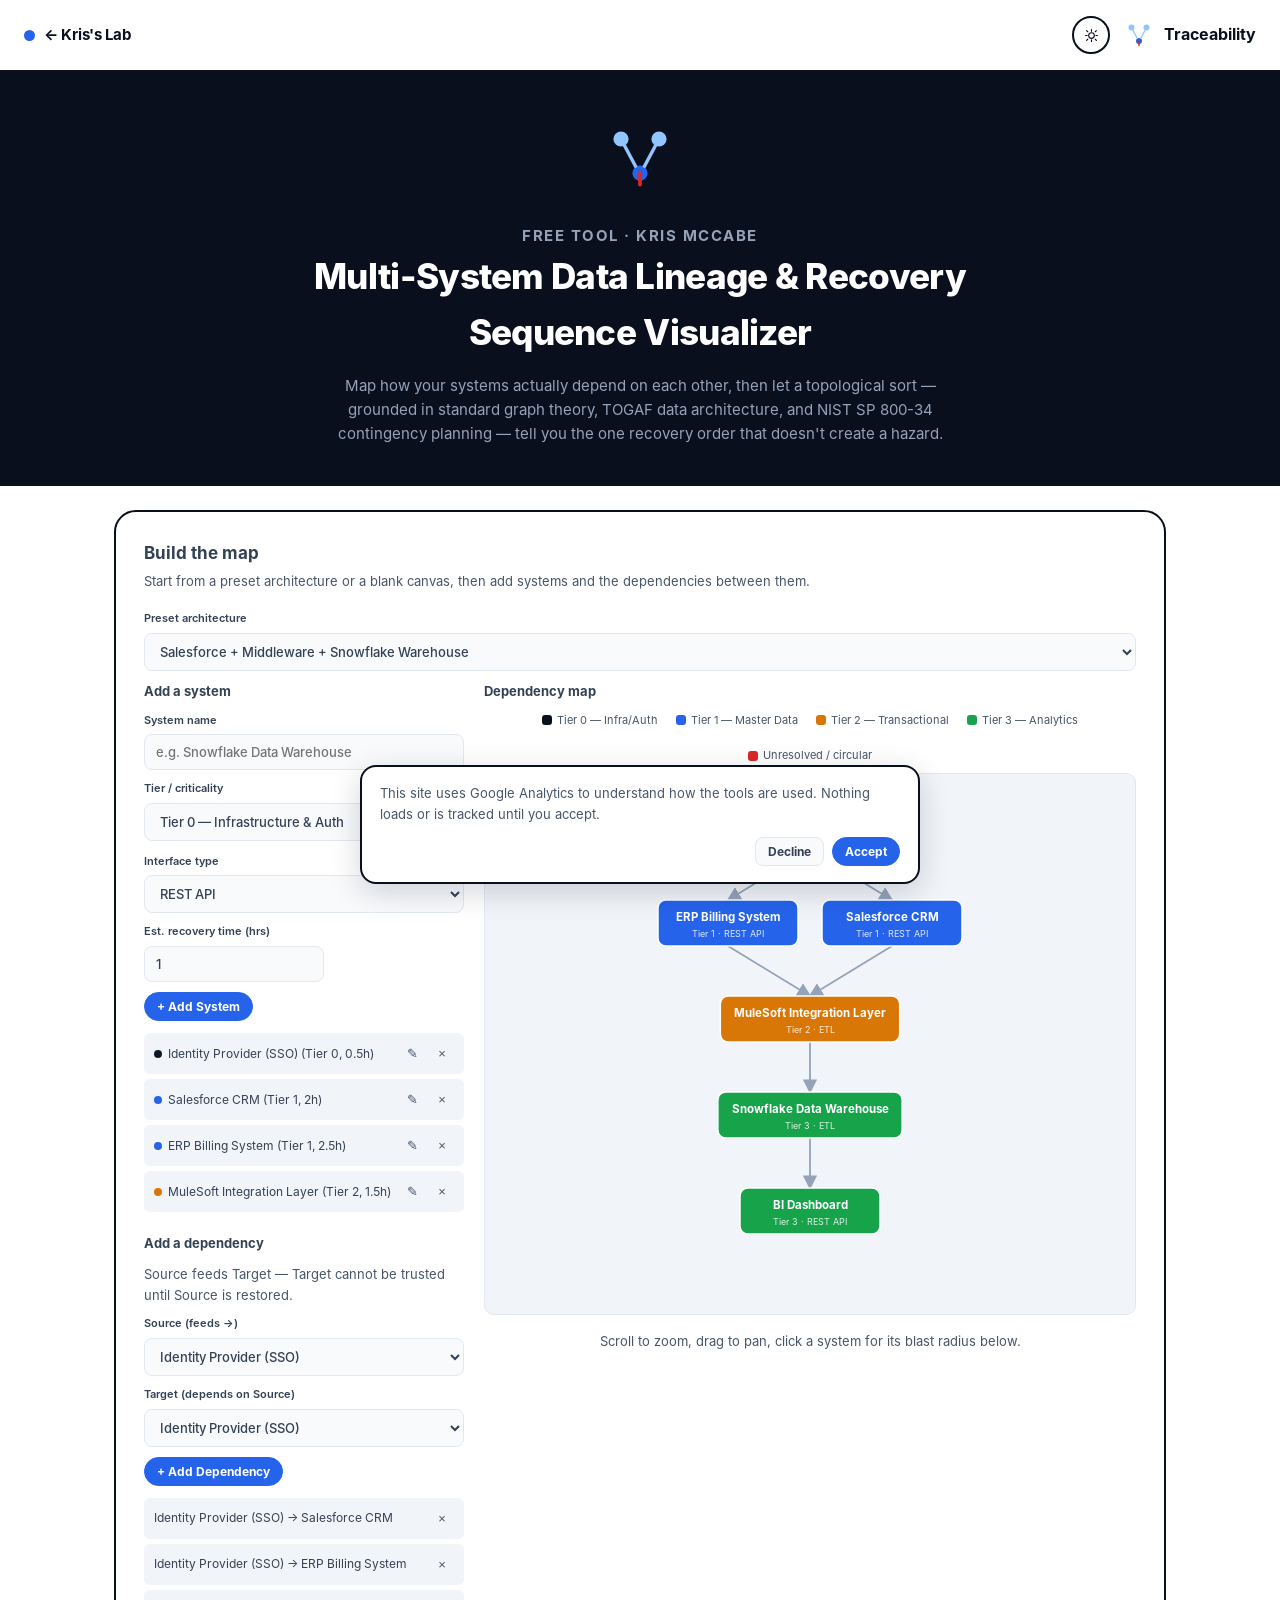
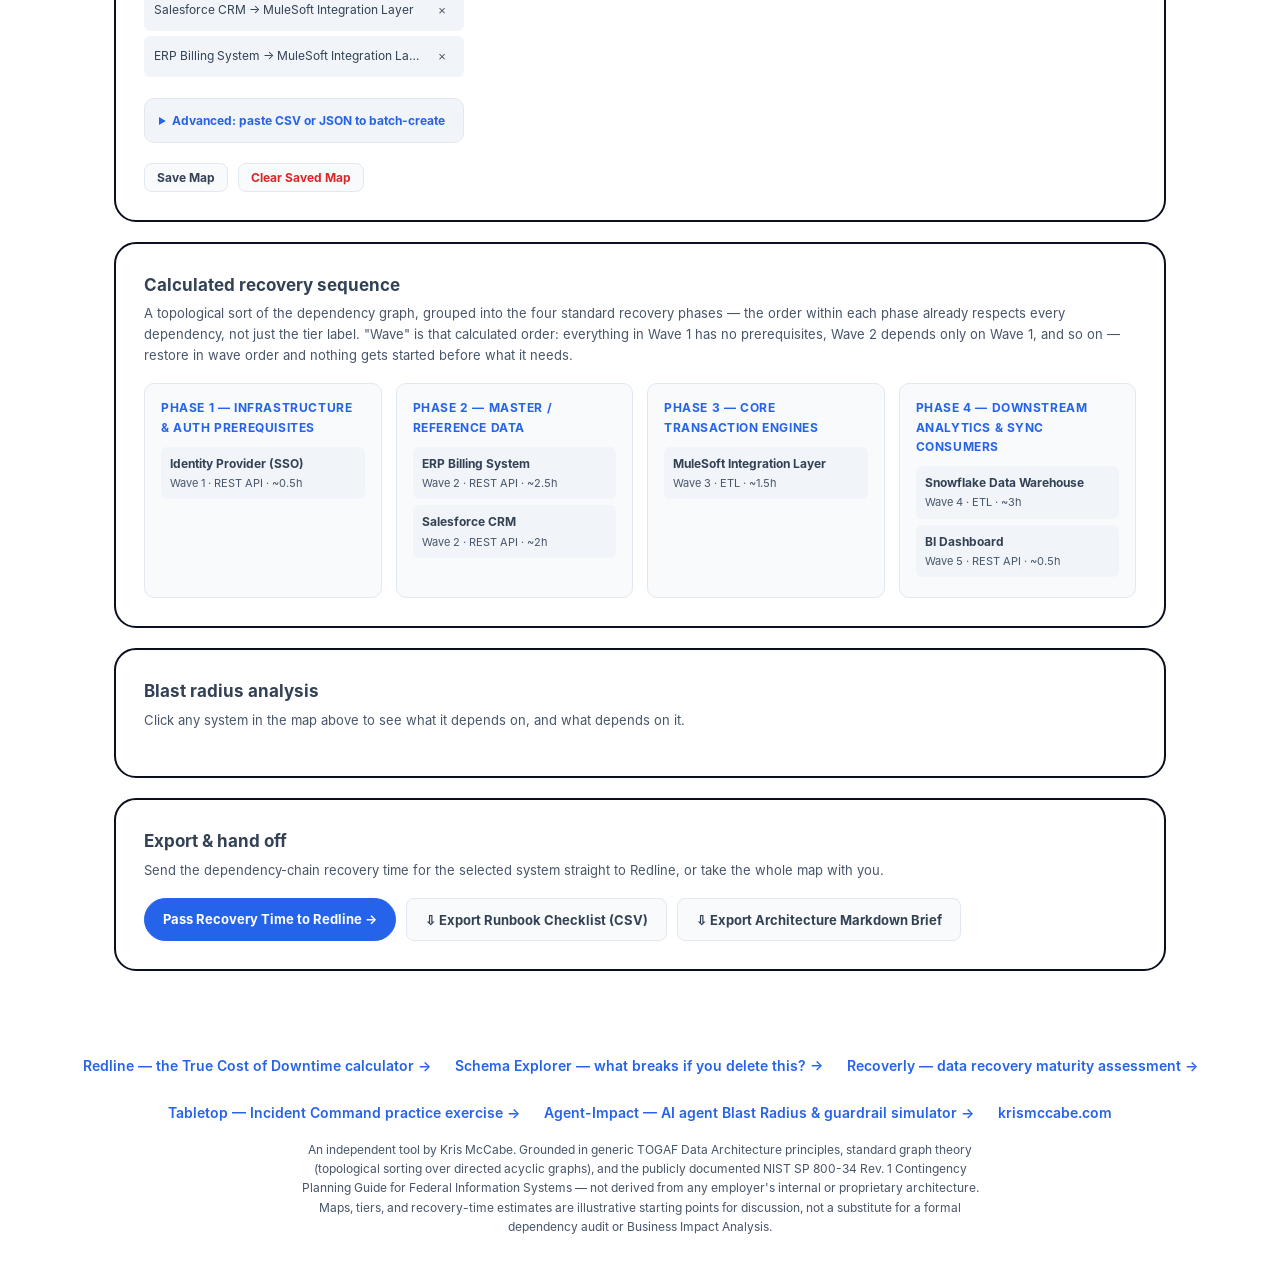
<file: traceability/index.html>
<!DOCTYPE html>
<html lang="en-GB">
<head>
<!-- Apply a stored theme choice before first paint, so there's no flash
     of the wrong theme while lab-theme.js is still loading. -->
<script>
(function(){try{var t=localStorage.getItem('lab-theme');if(t==='light'||t==='dark'){document.documentElement.setAttribute('data-theme',t);}}catch(e){}})();
</script>
<!-- Google Analytics - only loads after cookie consent, see banner script below -->
<script>
  window.dataLayer = window.dataLayer || [];
  function gtag(){dataLayer.push(arguments);}
  function loadGoogleAnalytics(){
    var s = document.createElement('script');
    s.async = true;
    s.src = 'https://www.googletagmanager.com/gtag/js?id=G-QE309XG3DJ';
    document.head.appendChild(s);
    gtag('js', new Date());
    gtag('config', 'G-QE309XG3DJ');
  }
</script>
<meta charset="UTF-8" />
<meta name="viewport" content="width=device-width, initial-scale=1" />
<title>Traceability — Multi-System Data Lineage &amp; Recovery Sequence Visualizer | Kris McCabe</title>
<link rel="icon" href="/favicon.ico" sizes="any">
<link rel="icon" href="/favicon-32.png" type="image/png" sizes="32x32">
<link rel="icon" href="/favicon-16.png" type="image/png" sizes="16x16">
<link rel="apple-touch-icon" href="/apple-touch-icon.png">
<meta name="description" content="Map system dependencies, detect circular recovery hazards, and generate a topologically sorted recovery sequence — then hand the recovery-time gap straight to Redline." />
<meta property="og:type" content="website">
<meta property="og:site_name" content="Kris's Lab">
<meta property="og:title" content="Traceability — Multi-System Data Lineage &amp; Recovery Sequence Visualizer">
<meta property="og:description" content="Map system dependencies, detect circular recovery hazards, and generate a topologically sorted recovery sequence — then hand the recovery-time gap straight to Redline.">
<meta property="og:url" content="https://lab.krismccabe.com/traceability/">
<meta property="og:image" content="https://lab.krismccabe.com/og-image.png">
<meta property="og:image:width" content="1200">
<meta property="og:image:height" content="630">
<meta name="twitter:card" content="summary_large_image">
<meta name="twitter:title" content="Traceability — Multi-System Data Lineage &amp; Recovery Sequence Visualizer">
<meta name="twitter:description" content="Map system dependencies, detect circular recovery hazards, and generate a topologically sorted recovery sequence — then hand the recovery-time gap straight to Redline.">
<meta name="twitter:image" content="https://lab.krismccabe.com/og-image.png">
<link rel="stylesheet" href="/assets/lab.css?v=6">
<script src="/assets/lab-theme.js?v=1" defer></script>
<style>
  .lab-header-inner { max-width: 1160px; display:flex; align-items:center; justify-content:space-between; }

  .hero { padding: 48px 24px 40px; }
  .hero h1 { color: #fff; font-size: clamp(1.6rem, 4vw, 2.2rem); font-weight: 800; letter-spacing: -0.02em; margin: 0 0 14px; max-width: 700px; margin-left: auto; margin-right: auto; }
  .hero p { color: #94A3B8; font-size: 15px; max-width: 620px; margin: 0 auto; }

  .wrap { max-width: 1160px; margin: 0 auto; padding: 24px 20px 64px; }
  @media (min-width: 1024px) {
    .lab-header-inner, .wrap, footer { max-width: 1560px; }
  }
  .panel h2 { font-size: 17px; font-weight: 700; color: var(--text); margin: 0 0 4px; }
  .panel h3 { font-size: 13px; font-weight: 700; color: var(--text); margin: 0 0 10px; }
  .panel .sub { font-size: 13px; color: var(--text-muted); margin: 0 0 18px; }

  .field-row { display: grid; grid-template-columns: repeat(auto-fit, minmax(160px, 1fr)); gap: 12px; align-items: end; margin-bottom: 10px; }
  .field label { display: block; font-size: 11px; font-weight: 600; color: var(--text); margin-bottom: 5px; }
  select.tr-select, input.tr-input { width: 100%; border: 1px solid var(--border); border-radius: 8px; background: var(--surface); padding: 9px 11px; font-family: inherit; font-size: 13px; color: var(--text); font-weight: 500; }
  select.tr-select:focus, input.tr-input:focus { outline: 2px solid var(--accent); outline-offset: -2px; }

  .btn { border: 1px solid var(--border); background: var(--surface); color: var(--text); font-family: inherit; font-size: 13px; font-weight: 700; padding: 10px 18px; border-radius: 8px; cursor: pointer; text-decoration: none; transition: border-color 0.15s ease, background 0.15s ease; display: inline-flex; align-items: center; gap: 6px; }
  .btn:hover { border-color: var(--accent); background: rgba(37, 99, 235, 0.12); text-decoration: none; }
  .btn.primary { background: var(--accent); border-color: var(--accent); color: #fff; }
  .btn.primary:hover { background: var(--accent-hv); border-color: var(--accent-hv); color: #fff; }
  .btn.small { padding: 6px 12px; font-size: 12px; }
  .btn.danger { color: var(--risk); }

  .two-col { display: grid; grid-template-columns: 320px minmax(0, 1fr); gap: 20px; align-items: start; }
  @media (max-width: 900px) { .two-col { grid-template-columns: minmax(0, 1fr); } }

  .mini-list { margin-top: 12px; max-height: 180px; overflow-y: auto; }
  .mini-row { display: flex; justify-content: space-between; align-items: center; gap: 8px; padding: 7px 10px; border-radius: 6px; background: var(--surface-2); margin-bottom: 5px; font-size: 12px; }
  .mini-row .tier-dot { width: 8px; height: 8px; border-radius: 50%; display: inline-block; margin-right: 6px; flex-shrink: 0; }
  .mini-row .row-label { flex: 1 1 auto; min-width: 0; overflow: hidden; text-overflow: ellipsis; white-space: nowrap; }
  .mini-row .row-actions { flex-shrink: 0; display: flex; gap: 4px; }
  .mini-row button { border: none; background: none; color: var(--text-muted); cursor: pointer; font-size: 13px; line-height: 1; padding: 7px 8px; min-width: 24px; min-height: 24px; }
  .mini-row button[data-remove-node]:hover, .mini-row button[data-remove-edge]:hover { color: var(--risk); }
  .mini-row button[data-edit-node]:hover { color: var(--accent); }

  .diagram-wrap { display: flex; justify-content: center; margin: 8px 0 16px; overflow-x: auto; background: var(--surface-2); border-radius: 10px; border: 1px solid var(--border); }
  .tr-node:focus-visible { outline: 3px solid var(--accent); outline-offset: 2px; }
  .diagram-wrap svg { max-width: 100%; height: auto; }

  .legend { display: flex; gap: 18px; flex-wrap: wrap; font-size: 11px; color: var(--text-muted); justify-content: center; margin-bottom: 4px; }
  .legend span { display: inline-flex; align-items: center; gap: 5px; }
  .legend i { width: 10px; height: 10px; border-radius: 3px; display: inline-block; }

  .warning-banner { border-radius: 10px; padding: 14px 16px; margin-bottom: 16px; font-size: 13px; }
  .warning-banner.cycle { background: var(--risk-bg); color:var(--risk); border-left: 4px solid var(--risk); }
  .warning-banner.conflict { background: var(--amber-bg); color:var(--amber); border-left: 4px solid var(--amber); }
  .warning-banner strong { display: block; margin-bottom: 4px; }

  .phase-grid { display: grid; grid-template-columns: repeat(auto-fit, minmax(230px, 1fr)); gap: 14px; margin-top: 8px; }
  .phase-card { border: 1px solid var(--border); border-radius: 10px; padding: 14px 16px; background: var(--surface); }
  .phase-card h3 { font-size: 12px; font-weight: 700; text-transform: uppercase; letter-spacing: 0.05em; color: var(--accent); margin: 0 0 10px; }
  .phase-item { font-size: 12px; padding: 7px 9px; border-radius: 6px; background: var(--surface-2); margin-bottom: 6px; }
  .phase-item .name { font-weight: 700; color: var(--text); display: block; }
  .phase-item .meta { color: var(--text-muted); font-size: 11px; }
  .phase-empty { font-size: 12px; color: var(--text-muted); font-style: italic; }

  .metric-cards { display: grid; grid-template-columns: repeat(auto-fit, minmax(140px,1fr)); gap: 12px; margin: 14px 0; }
  .metric-card { border-radius: 10px; padding: 14px 16px; }
  .metric-card .metric-value { font-size: 24px; font-weight: 800; }
  .metric-card .metric-label { font-size: 11px; font-weight: 600; margin-top: 2px; }

  .impact-cols { display: grid; grid-template-columns: repeat(auto-fit, minmax(220px,1fr)); gap: 16px; }
  .impact-list h3 { font-size: 12px; font-weight: 700; margin: 0 0 8px; }
  .impact-item { display: flex; justify-content: space-between; padding: 8px 10px; border-radius: 6px; margin-bottom: 5px; font-size: 12px; cursor: pointer; border: none; width: 100%; text-align: left; font-family: inherit; }
  .impact-item.upstream { background: rgba(37, 99, 235, 0.12); color: var(--accent-hv); }
  .impact-item.downstream { background: var(--amber-bg); color: #92400E; }
  .impact-none { font-size: 12px; color: var(--text-muted); font-style: italic; }

  .action-bar { display: flex; flex-wrap: wrap; gap: 10px; margin-top: 8px; }
  .saved-badge { display: flex; align-items: center; justify-content: space-between; gap: 10px; padding: 10px 14px; border-radius: 8px; font-size: 12px; background: var(--surface-2); margin-bottom: 14px; }

  details.raw-import { background: var(--surface-2); border: 1px solid var(--border); border-radius: 10px; padding: 12px 14px; }
  details.raw-import summary { cursor: pointer; font-size: 12px; font-weight: 700; color: var(--accent); }
  details.raw-import[open] summary { margin-bottom: 10px; }
  details.raw-import .sub { font-size: 12px; line-height: 1.6; color: var(--text-muted); margin: 0; }
  details.raw-import code { background: var(--panel-bg); border: 1px solid var(--border); border-radius: 4px; padding: 1px 6px; font-size: 11px; color: var(--text); word-break: break-word; }
  /* color explicit, not left to the browser default - confirmed via a
     real computed-style check that a bare <textarea> renders black text
     (rgb(0,0,0)) regardless of page theme, invisible against this dark
     background. */
  textarea.tr-textarea { width: 100%; min-height: 100px; margin-top: 10px; font-family: monospace; font-size: 12px; border: 1px solid var(--border); border-radius: 8px; padding: 10px; background: var(--panel-bg); color: var(--text); }

  footer { max-width: 1160px; }
  footer .disclaimer { max-width: 700px; }

  @media (max-width: 640px) { .panel { padding: 20px; } }
</style>
<script type="application/ld+json">
{
  "@context": "https://schema.org",
  "@type": "SoftwareApplication",
  "name": "Traceability — Multi-System Data Lineage & Recovery Sequence Visualizer",
  "description": "Map system dependencies, detect circular recovery hazards, and generate a topologically sorted recovery sequence — then hand the recovery-time gap straight to Redline.",
  "url": "https://lab.krismccabe.com/traceability/",
  "applicationCategory": "BusinessApplication",
  "operatingSystem": "Any (runs in browser)",
  "isAccessibleForFree": true,
  "offers": {
    "@type": "Offer",
    "price": "0",
    "priceCurrency": "USD"
  },
  "author": {
    "@type": "Person",
    "name": "Kris McCabe",
    "url": "https://krismccabe.com/"
  }
}
</script>
<link rel="stylesheet" href="/assets/swiss.css?v=5">
</head>
<body>
<a class="skip-link" href="#main-content">Skip to content</a>

<div class="cookie-banner" id="cookie-banner" role="dialog" aria-label="Cookie consent">
  <p>This site uses Google Analytics to understand how the tools are used. Nothing loads or is tracked until you accept.</p>
  <div class="cookie-banner-actions">
    <button type="button" id="cookie-decline" class="btn small">Decline</button>
    <button type="button" id="cookie-accept" class="btn primary small">Accept</button>
  </div>
</div>
<script>
(function(){
  var consent = localStorage.getItem('cookie-consent');
  if (consent === 'granted') { loadGoogleAnalytics(); return; }
  if (consent === 'denied') { return; }
  var banner = document.getElementById('cookie-banner');
  banner.style.display = 'flex';
  document.getElementById('cookie-accept').addEventListener('click', function(){
    localStorage.setItem('cookie-consent', 'granted');
    banner.style.display = 'none';
    loadGoogleAnalytics();
  });
  document.getElementById('cookie-decline').addEventListener('click', function(){
    localStorage.setItem('cookie-consent', 'denied');
    banner.style.display = 'none';
  });
})();
</script>

  <header class="lab-header">
    <div class="lab-header-inner">
      <a class="lab-back" href="/">&#8592; Kris's Lab</a>
      <div style="display:flex; align-items:center; gap:14px;">
        <button type="button" id="theme-toggle" class="theme-toggle" aria-label="Toggle dark mode" aria-pressed="false">
          <svg class="icon-sun" viewBox="0 0 24 24" width="15" height="15" fill="none" stroke="currentColor" stroke-width="1.8" stroke-linecap="round" aria-hidden="true">
            <circle cx="12" cy="12" r="4.5"/>
            <path d="M12 2.5v2.5M12 19v2.5M4.2 4.2l1.8 1.8M18 18l1.8 1.8M2.5 12h2.5M19 12h2.5M4.2 19.8l1.8-1.8M18 6l1.8-1.8"/>
          </svg>
          <svg class="icon-moon" viewBox="0 0 24 24" width="15" height="15" fill="none" stroke="currentColor" stroke-width="1.8" stroke-linecap="round" stroke-linejoin="round" aria-hidden="true">
            <path d="M20 14.2A8.5 8.5 0 1 1 9.8 4a7 7 0 0 0 10.2 10.2Z"/>
          </svg>
        </button>
        <span style="display:flex; align-items:center; gap:8px; color:#fff; font-weight:700; font-size:14px;">
        <svg viewBox="0 0 40 40" width="22" height="22" xmlns="http://www.w3.org/2000/svg" aria-hidden="true">
          <circle cx="10" cy="10" r="4" fill="#93C5FD"/>
          <circle cx="30" cy="10" r="4" fill="#93C5FD"/>
          <circle cx="20" cy="28" r="4" fill="#2563EB"/>
          <line x1="10" y1="10" x2="18" y2="25" stroke="#93C5FD" stroke-width="1.8"/>
          <line x1="30" y1="10" x2="22" y2="25" stroke="#93C5FD" stroke-width="1.8"/>
          <line x1="20" y1="28" x2="20" y2="34" stroke="#DC2626" stroke-width="2" stroke-linecap="round"/>
        </svg>
        Traceability
      </span>
      </div>
    </div>
  </header>

  <div class="hero" id="main-content">
    <svg viewBox="0 0 40 40" width="48" height="48" xmlns="http://www.w3.org/2000/svg" aria-hidden="true" style="margin-bottom:16px;">
      <circle cx="10" cy="10" r="4" fill="#93C5FD"/>
      <circle cx="30" cy="10" r="4" fill="#93C5FD"/>
      <circle cx="20" cy="28" r="4" fill="#2563EB"/>
      <line x1="10" y1="10" x2="18" y2="25" stroke="#93C5FD" stroke-width="1.8"/>
      <line x1="30" y1="10" x2="22" y2="25" stroke="#93C5FD" stroke-width="1.8"/>
      <line x1="20" y1="28" x2="20" y2="34" stroke="#DC2626" stroke-width="2" stroke-linecap="round"/>
    </svg>
    <p class="eyebrow">Free tool &middot; Kris McCabe</p>
    <h1>Multi-System Data Lineage &amp; Recovery Sequence Visualizer</h1>
    <p>Map how your systems actually depend on each other, then let a topological sort — grounded in standard graph theory, TOGAF data architecture, and NIST SP 800-34 contingency planning — tell you the one recovery order that doesn't create a hazard.</p>
  </div>

  <div class="wrap">

    <div class="panel">
      <h2>Build the map</h2>
      <p class="sub">Start from a preset architecture or a blank canvas, then add systems and the dependencies between them.</p>

      <div class="field-row">
        <div class="field" style="grid-column: span 2;">
          <label for="tr-preset">Preset architecture</label>
          <select id="tr-preset" class="tr-select"></select>
        </div>
      </div>
      <div id="saved-map-badge" class="saved-badge" style="display:none;">
        <span id="saved-map-text"></span>
        <button class="btn small" id="load-saved-map-btn">Reload it</button>
      </div>

      <div class="two-col" style="margin-top:8px;">
        <div>
          <h3 id="node-form-title">Add a system</h3>
          <div class="field">
            <label for="node-name-input">System name</label>
            <input type="text" id="node-name-input" class="tr-input" placeholder="e.g. Snowflake Data Warehouse">
          </div>
          <div class="field-row" style="margin-top:10px;">
            <div class="field">
              <label for="node-tier-select">Tier / criticality</label>
              <select id="node-tier-select" class="tr-select"></select>
            </div>
            <div class="field">
              <label for="node-interface-select">Interface type</label>
              <select id="node-interface-select" class="tr-select"></select>
            </div>
          </div>
          <div class="field" style="margin-top:10px; max-width:180px;">
            <label for="node-hours-input">Est. recovery time (hrs)</label>
            <input type="number" id="node-hours-input" class="tr-input" value="1" min="0.25" step="0.25">
          </div>
          <div style="display:flex; gap:8px; margin-top:10px;">
            <button class="btn primary small" id="add-node-btn">+ Add System</button>
            <button class="btn small" id="cancel-edit-btn" style="display:none;">Cancel edit</button>
          </div>
          <div class="mini-list" id="node-list"></div>

          <h3 style="margin-top:20px;">Add a dependency</h3>
          <p class="sub" style="margin-bottom:10px;">Source feeds Target — Target cannot be trusted until Source is restored.</p>
          <div class="field">
            <label for="edge-from-select">Source (feeds &rarr;)</label>
            <select id="edge-from-select" class="tr-select"></select>
          </div>
          <div class="field" style="margin-top:10px;">
            <label for="edge-to-select">Target (depends on Source)</label>
            <select id="edge-to-select" class="tr-select"></select>
          </div>
          <button class="btn primary small" id="add-edge-btn" style="margin-top:10px;">+ Add Dependency</button>
          <p id="edge-error" style="font-size:12px; color:var(--risk); margin:6px 0 0;"></p>
          <div class="mini-list" id="edge-list"></div>

          <details class="raw-import" style="margin-top:20px;">
            <summary>Advanced: paste CSV or JSON to batch-create</summary>
            <p class="sub">CSV, one system or dependency per line:</p>
            <p class="sub"><code>NODE,name,tier(0-3),interfaceType,hours</code></p>
            <p class="sub"><code>EDGE,fromName,toName</code></p>
            <p class="sub" style="margin-top:8px;">Or paste a JSON object:</p>
            <p class="sub"><code>{"nodes":[{"name":"","tier":0,"interfaceType":"REST API","hours":1}],"edges":[{"from":"","to":""}]}</code></p>
            <textarea class="tr-textarea" id="raw-import-input" placeholder="Paste CSV lines or a JSON object..."></textarea>
            <button class="btn small" id="raw-import-btn" style="margin-top:10px;">Parse &amp; merge</button>
            <p id="raw-import-status" style="font-size:12px; margin-top:8px;"></p>
          </details>

          <div class="action-bar" style="margin-top:20px;">
            <button class="btn small" id="save-map-btn">Save Map</button>
            <button class="btn small danger" id="clear-map-btn">Clear Saved Map</button>
          </div>
        </div>

        <div>
          <h3>Dependency map</h3>
          <div class="legend">
            <span><i style="background:var(--navy);"></i> Tier 0 — Infra/Auth</span>
            <span><i style="background:var(--accent);"></i> Tier 1 — Master Data</span>
            <span><i style="background:var(--amber);"></i> Tier 2 — Transactional</span>
            <span><i style="background:var(--safe);"></i> Tier 3 — Analytics</span>
            <span><i style="background:var(--risk);"></i> Unresolved / circular</span>
          </div>
          <span id="tr-node-hint" class="visually-hidden">Activate to show this system's blast radius below</span>
          <div class="diagram-wrap" id="diagram-wrap"></div>
          <p class="sub" style="text-align:center; margin:0;">Scroll to zoom, drag to pan, click a system for its blast radius below.</p>
        </div>
      </div>
    </div>

    <div class="panel" id="warnings-panel" style="display:none;" aria-live="assertive"></div>

    <div class="panel">
      <h2>Calculated recovery sequence</h2>
      <p class="sub">A topological sort of the dependency graph, grouped into the four standard recovery phases — the order within each phase already respects every dependency, not just the tier label. "Wave" is that calculated order: everything in Wave 1 has no prerequisites, Wave 2 depends only on Wave 1, and so on — restore in wave order and nothing gets started before what it needs.</p>
      <div class="phase-grid" id="phase-grid" aria-live="polite"></div>
    </div>

    <div class="panel" id="blast-panel">
      <h2>Blast radius analysis</h2>
      <p class="sub" id="blast-sub">Click any system in the map above to see what it depends on, and what depends on it.</p>
      <div id="blast-content" aria-live="polite"></div>
    </div>

    <div class="panel">
      <h2>Export &amp; hand off</h2>
      <p class="sub">Send the dependency-chain recovery time for the selected system straight to Redline, or take the whole map with you.</p>
      <div class="action-bar">
        <a class="btn primary" id="redline-handoff-btn" href="/redline/" target="_blank" rel="noopener">Pass Recovery Time to Redline &rarr;</a>
        <button class="btn" id="export-csv-btn">&#8681; Export Runbook Checklist (CSV)</button>
        <button class="btn" id="export-md-btn">&#8681; Export Architecture Markdown Brief</button>
      </div>
    </div>

  </div>

  <footer>
    <div class="links">
      <a href="/redline/" target="_blank" rel="noopener">Redline &mdash; the True Cost of Downtime calculator &rarr;</a>
      <a href="/schema-explorer/" target="_blank" rel="noopener">Schema Explorer &mdash; what breaks if you delete this? &rarr;</a>
      <a href="/recoverly/" target="_blank" rel="noopener">Recoverly &mdash; data recovery maturity assessment &rarr;</a>
      <a href="/tabletop/" target="_blank" rel="noopener">Tabletop &mdash; Incident Command practice exercise &rarr;</a>
      <a href="/agent-impact/" target="_blank" rel="noopener">Agent-Impact &mdash; AI agent Blast Radius &amp; guardrail simulator &rarr;</a>
      <a href="https://krismccabe.com" target="_blank" rel="noopener">krismccabe.com</a>
    </div>
    <p class="disclaimer">An independent tool by Kris McCabe. Grounded in generic TOGAF Data Architecture principles, standard graph theory (topological sorting over directed acyclic graphs), and the publicly documented NIST SP 800-34 Rev. 1 Contingency Planning Guide for Federal Information Systems &mdash; not derived from any employer's internal or proprietary architecture. Maps, tiers, and recovery-time estimates are illustrative starting points for discussion, not a substitute for a formal dependency audit or Business Impact Analysis.</p>
  </footer>

<script>
  // ---------------------------------------------------------------
  // DATA MODEL
  // ---------------------------------------------------------------
  const TIERS = [
    { id: 0, label: 'Tier 0 — Infrastructure & Auth', short: 'Tier 0', color: 'var(--navy)', hex: '#0F172A' },
    { id: 1, label: 'Tier 1 — Primary Master Data', short: 'Tier 1', color: 'var(--accent)', hex: '#2563EB' },
    { id: 2, label: 'Tier 2 — Transactional / Integration', short: 'Tier 2', color: 'var(--amber)', hex: '#D97706' },
    { id: 3, label: 'Tier 3 — Downstream Analytics', short: 'Tier 3', color: 'var(--safe)', hex: '#16A34A' }
  ];
  const INTERFACE_TYPES = ['REST API', 'ETL', 'CDC', 'Event Bus'];
  const PHASE_TITLES = ['Phase 1 — Infrastructure & Auth Prerequisites', 'Phase 2 — Master / Reference Data', 'Phase 3 — Core Transaction Engines', 'Phase 4 — Downstream Analytics & Sync Consumers'];

  function tierOf(id) { return TIERS[id] || TIERS[0]; }

  function slugify(name) {
    return name.toLowerCase().trim().replace(/[^a-z0-9]+/g, '-').replace(/(^-|-$)/g, '') || 'system';
  }
  function uniqueId(base, existingIds) {
    let id = base, n = 2;
    while (existingIds.has(id)) { id = base + '-' + n; n++; }
    return id;
  }

  const PRESETS = {
    'sf-mule-snowflake': {
      label: 'Salesforce + Middleware + Snowflake Warehouse',
      nodes: [
        { name: 'Identity Provider (SSO)', tier: 0, interfaceType: 'REST API', hours: 0.5 },
        { name: 'Salesforce CRM', tier: 1, interfaceType: 'REST API', hours: 2 },
        { name: 'ERP Billing System', tier: 1, interfaceType: 'REST API', hours: 2.5 },
        { name: 'MuleSoft Integration Layer', tier: 2, interfaceType: 'ETL', hours: 1.5 },
        { name: 'Snowflake Data Warehouse', tier: 3, interfaceType: 'ETL', hours: 3 },
        { name: 'BI Dashboard', tier: 3, interfaceType: 'REST API', hours: 0.5 }
      ],
      edges: [
        ['Identity Provider (SSO)', 'Salesforce CRM'],
        ['Identity Provider (SSO)', 'ERP Billing System'],
        ['Salesforce CRM', 'MuleSoft Integration Layer'],
        ['ERP Billing System', 'MuleSoft Integration Layer'],
        ['MuleSoft Integration Layer', 'Snowflake Data Warehouse'],
        ['Snowflake Data Warehouse', 'BI Dashboard']
      ]
    },
    'erp-broker-analytics': {
      label: 'Core ERP + Async Message Broker + Analytics',
      nodes: [
        { name: 'Config / Secrets Store', tier: 0, interfaceType: 'REST API', hours: 0.5 },
        { name: 'Core ERP', tier: 1, interfaceType: 'REST API', hours: 3 },
        { name: 'Order Management System', tier: 2, interfaceType: 'REST API', hours: 2 },
        { name: 'Kafka Message Broker', tier: 2, interfaceType: 'Event Bus', hours: 1 },
        { name: 'Fulfilment Service', tier: 2, interfaceType: 'Event Bus', hours: 1.5 },
        { name: 'Analytics Lake', tier: 3, interfaceType: 'ETL', hours: 2.5 },
        { name: 'Executive Dashboard', tier: 3, interfaceType: 'REST API', hours: 0.5 }
      ],
      edges: [
        ['Config / Secrets Store', 'Core ERP'],
        ['Config / Secrets Store', 'Order Management System'],
        ['Core ERP', 'Kafka Message Broker'],
        ['Order Management System', 'Kafka Message Broker'],
        ['Kafka Message Broker', 'Fulfilment Service'],
        ['Fulfilment Service', 'Analytics Lake'],
        ['Kafka Message Broker', 'Analytics Lake'],
        ['Analytics Lake', 'Executive Dashboard']
      ]
    },
    'blank': { label: 'Blank Canvas', nodes: [], edges: [] }
  };

  let NODES = [];
  let EDGES = [];
  let selectedNodeId = null;

  function loadPreset(key) {
    const preset = PRESETS[key];
    NODES = [];
    EDGES = [];
    const nameToId = new Map();
    preset.nodes.forEach(n => {
      const id = uniqueId(slugify(n.name), new Set(NODES.map(x => x.id)));
      NODES.push({ id, name: n.name, tier: n.tier, interfaceType: n.interfaceType, hours: n.hours });
      nameToId.set(n.name, id);
    });
    preset.edges.forEach(([from, to]) => {
      if (nameToId.has(from) && nameToId.has(to)) EDGES.push({ from: nameToId.get(from), to: nameToId.get(to) });
    });
    selectedNodeId = null;
    renderAll();
  }

  // ---------------------------------------------------------------
  // GRAPH ALGORITHMS — Kahn's algorithm run wave-by-wave (BFS layering)
  // so the same computation gives both a valid topological order AND a
  // layout level for the diagram, rather than computing them twice.
  // ---------------------------------------------------------------
  function computeWaves(nodes, edges) {
    const ids = nodes.map(n => n.id);
    const idSet = new Set(ids);
    const inDegree = new Map(ids.map(id => [id, 0]));
    const adj = new Map(ids.map(id => [id, []]));
    edges.forEach(e => {
      if (!idSet.has(e.from) || !idSet.has(e.to)) return;
      adj.get(e.from).push(e.to);
      inDegree.set(e.to, inDegree.get(e.to) + 1);
    });
    const working = new Map(inDegree);
    let frontier = ids.filter(id => working.get(id) === 0);
    const waves = [];
    const visited = new Set();
    while (frontier.length) {
      frontier.sort((a, b) => {
        const na = nodes.find(n => n.id === a), nb = nodes.find(n => n.id === b);
        return (na.tier - nb.tier) || na.name.localeCompare(nb.name);
      });
      waves.push(frontier.slice());
      frontier.forEach(id => visited.add(id));
      const next = new Set();
      frontier.forEach(id => {
        adj.get(id).forEach(v => {
          working.set(v, working.get(v) - 1);
          if (working.get(v) === 0 && !visited.has(v)) next.add(v);
        });
      });
      frontier = [...next];
    }
    const unresolved = ids.filter(id => !visited.has(id));
    return { waves, unresolved, adj };
  }

  // DFS cycle detection with full path reconstruction, so the warning can
  // name the exact loop (A -> B -> C -> A) rather than just listing every
  // node that's stuck.
  function findCycle(nodes, edges) {
    const ids = nodes.map(n => n.id);
    const idSet = new Set(ids);
    const adj = new Map(ids.map(id => [id, []]));
    edges.forEach(e => { if (idSet.has(e.from) && idSet.has(e.to)) adj.get(e.from).push(e.to); });
    const WHITE = 0, GRAY = 1, BLACK = 2;
    const color = new Map(ids.map(id => [id, WHITE]));
    const parent = new Map();
    let cyclePath = null;
    function dfs(u) {
      color.set(u, GRAY);
      for (const v of adj.get(u)) {
        if (cyclePath) return;
        if (color.get(v) === WHITE) { parent.set(v, u); dfs(v); }
        else if (color.get(v) === GRAY) {
          const path = [v];
          let cur = u;
          while (cur !== v && cur !== undefined) { path.push(cur); cur = parent.get(cur); }
          path.push(v);
          cyclePath = path.reverse();
        }
      }
      if (!cyclePath) color.set(u, BLACK);
    }
    for (const id of ids) { if (color.get(id) === WHITE && !cyclePath) dfs(id); }
    return cyclePath;
  }

  function findTierConflicts(nodes, edges) {
    const byId = new Map(nodes.map(n => [n.id, n]));
    return edges
      .filter(e => byId.has(e.from) && byId.has(e.to) && byId.get(e.from).tier > byId.get(e.to).tier)
      .map(e => ({ from: byId.get(e.from), to: byId.get(e.to) }));
  }

  function ancestors(nodeId, edges) {
    const parents = new Map();
    edges.forEach(e => { if (!parents.has(e.to)) parents.set(e.to, []); parents.get(e.to).push(e.from); });
    const seen = new Set(), queue = [nodeId], result = [];
    while (queue.length) {
      const cur = queue.shift();
      (parents.get(cur) || []).forEach(p => {
        if (!seen.has(p)) { seen.add(p); result.push(p); queue.push(p); }
      });
    }
    return result;
  }

  function descendants(nodeId, edges) {
    const children = new Map();
    edges.forEach(e => { if (!children.has(e.from)) children.set(e.from, []); children.get(e.from).push(e.to); });
    const seen = new Set(), queue = [nodeId], result = [];
    while (queue.length) {
      const cur = queue.shift();
      (children.get(cur) || []).forEach(c => {
        if (!seen.has(c)) { seen.add(c); result.push(c); queue.push(c); }
      });
    }
    return result;
  }

  // Critical-path recovery time: the longest cumulative-hours chain of
  // prerequisites leading into this node, plus its own recovery time - a
  // standard Critical Path Method calculation, not a fabricated figure.
  function criticalPathHours(nodeId, nodes, edges) {
    const byId = new Map(nodes.map(n => [n.id, n]));
    const parents = new Map();
    edges.forEach(e => { if (!parents.has(e.to)) parents.set(e.to, []); parents.get(e.to).push(e.from); });
    const memo = new Map();
    function longestTo(id, stack) {
      if (memo.has(id)) return memo.get(id);
      if (stack.has(id)) return 0; // cycle guard - treat as no further upstream contribution
      stack.add(id);
      const ps = parents.get(id) || [];
      const own = (byId.get(id) || { hours: 0 }).hours || 0;
      const best = ps.length === 0 ? 0 : Math.max(...ps.map(p => longestTo(p, stack)));
      stack.delete(id);
      const total = own + best;
      memo.set(id, total);
      return total;
    }
    return longestTo(nodeId, new Set());
  }

  // ---------------------------------------------------------------
  // DIAGRAM — layered top-to-bottom SVG, real canvas text measurement to
  // size each node box (same approach as Schema Explorer's radial diagram,
  // adapted to a layered graph instead of a radial one).
  // ---------------------------------------------------------------
  let _measureCtx = null;
  function measureTextWidth(text, fontSize, weight) {
    if (!_measureCtx) _measureCtx = document.createElement('canvas').getContext('2d');
    _measureCtx.font = (weight || 700) + ' ' + fontSize + 'px Inter, -apple-system, sans-serif';
    return _measureCtx.measureText(text).width;
  }

  function buildDiagram(nodes, edges, waves, unresolved, selectedId) {
    const rowHeight = 96, boxHeight = 46, gap = 24, margin = 30;
    const rows = waves.slice();
    if (unresolved.length) rows.push(unresolved);

    const rowLayouts = rows.map(rowIds => {
      let x = 0;
      const boxes = rowIds.map(id => {
        const n = nodes.find(nn => nn.id === id);
        const w = Math.max(140, measureTextWidth(n.name, 12) + 28);
        const box = { id, n, w, x };
        x += w + gap;
        return box;
      });
      return { boxes, rowWidth: x - gap };
    });

    const maxRowWidth = Math.max(...rowLayouts.map(r => r.rowWidth), 200);
    const svgWidth = maxRowWidth + margin * 2;
    const svgHeight = margin * 2 + rows.length * rowHeight;

    let nodesHtml = '', edgesHtml = '';
    const centers = new Map();

    rowLayouts.forEach((row, rowIdx) => {
      const offsetX = margin + (maxRowWidth - row.rowWidth) / 2;
      const y = margin + rowIdx * rowHeight;
      row.boxes.forEach(box => {
        const x = offsetX + box.x;
        const isUnresolved = unresolved.includes(box.id);
        const tier = tierOf(box.n.tier);
        const fill = isUnresolved ? '#DC2626' : tier.hex;
        centers.set(box.id, { x: x + box.w / 2, top: y, bottom: y + boxHeight, cx: x + box.w / 2, cy: y + boxHeight / 2 });
        const isSelected = box.id === selectedId;
        nodesHtml += '<g class="tr-node" data-id="' + box.id + '" style="cursor:pointer;" tabindex="0" role="button" aria-describedby="tr-node-hint">' +
          '<rect x="' + x + '" y="' + y + '" width="' + box.w + '" height="' + boxHeight + '" rx="8" fill="' + fill + '" ' +
          (isSelected ? 'stroke="#0F172A" stroke-width="3"' : 'stroke="#fff" stroke-width="1.5"') + '/>' +
          '<text x="' + (x + box.w / 2) + '" y="' + (y + boxHeight / 2 - 5) + '" font-size="11.5" font-weight="700" fill="#fff" text-anchor="middle" dominant-baseline="middle">' + box.n.name + '</text>' +
          '<text x="' + (x + box.w / 2) + '" y="' + (y + boxHeight / 2 + 12) + '" font-size="9" fill="rgba(255,255,255,0.85)" text-anchor="middle" dominant-baseline="middle">' + (isUnresolved ? 'UNRESOLVED' : tier.short) + ' &middot; ' + box.n.interfaceType + '</text>' +
          '</g>';
      });
    });

    edges.forEach(e => {
      const from = centers.get(e.from), to = centers.get(e.to);
      if (!from || !to) return;
      const sameRow = Math.abs(from.cy - to.cy) < 1;
      const path = sameRow
        ? 'M ' + from.cx + ' ' + from.cy + ' Q ' + ((from.cx + to.cx) / 2) + ' ' + (from.cy - 34) + ' ' + to.cx + ' ' + to.cy
        : 'M ' + from.cx + ' ' + from.bottom + ' L ' + to.cx + ' ' + to.top;
      edgesHtml += '<path class="tr-edge" data-from="' + e.from + '" data-to="' + e.to + '" d="' + path + '" fill="none" stroke="#94A3B8" stroke-width="1.8" marker-end="url(#tr-arrow)"/>';
    });

    return '<svg viewBox="0 0 ' + svgWidth + ' ' + svgHeight + '" width="' + Math.min(svgWidth, 1300) + '" role="img" aria-label="Dependency map with ' + nodes.length + ' systems">' +
      '<defs><marker id="tr-arrow" markerWidth="8" markerHeight="8" refX="7" refY="4" orient="auto"><path d="M0,0 L8,4 L0,8 Z" fill="#94A3B8"/></marker></defs>' +
      edgesHtml + nodesHtml + '</svg>';
  }

  function wireDiagramInteractivity() {
    const wrap = document.getElementById('diagram-wrap');
    const svg = wrap.querySelector('svg');
    if (!svg) return;
    let zoom = 1, panX = 0, panY = 0, dragging = false, startX = 0, startY = 0, panStartX = 0, panStartY = 0;
    function apply() { svg.style.transform = 'translate(' + panX + 'px,' + panY + 'px) scale(' + zoom + ')'; svg.style.transformOrigin = 'center center'; }
    svg.style.cursor = 'grab';
    svg.addEventListener('wheel', e => { e.preventDefault(); zoom = Math.min(3, Math.max(0.5, zoom + (e.deltaY > 0 ? -0.1 : 0.1))); apply(); }, { passive: false });
    svg.addEventListener('mousedown', e => {
      if (e.target.closest('.tr-node')) return;
      dragging = true; startX = e.clientX; startY = e.clientY; panStartX = panX; panStartY = panY; svg.style.cursor = 'grabbing';
    });
    window.addEventListener('mousemove', e => { if (!dragging) return; panX = panStartX + (e.clientX - startX); panY = panStartY + (e.clientY - startY); apply(); });
    window.addEventListener('mouseup', () => { dragging = false; svg.style.cursor = 'grab'; });

    svg.querySelectorAll('.tr-node').forEach(g => {
      const id = g.dataset.id;
      g.addEventListener('mouseenter', () => {
        svg.querySelectorAll('.tr-node, .tr-edge').forEach(el => {
          const match = el === g || el.dataset.from === id || el.dataset.to === id;
          el.style.opacity = match ? '1' : '0.2';
        });
      });
      g.addEventListener('mouseleave', () => { svg.querySelectorAll('.tr-node, .tr-edge').forEach(el => { el.style.opacity = ''; }); });
      g.addEventListener('click', () => { selectedNodeId = id; renderAll(); });
      g.addEventListener('keydown', e => {
        if (e.key !== 'Enter' && e.key !== ' ') return;
        e.preventDefault();
        selectedNodeId = id;
        renderAll();
      });
    });
  }

  // ---------------------------------------------------------------
  // RENDER
  // ---------------------------------------------------------------
  function renderAll() {
    renderNodeAndEdgeSelectors();
    renderMiniLists();

    const { waves, unresolved } = computeWaves(NODES, EDGES);
    const cyclePath = unresolved.length ? findCycle(NODES, EDGES) : null;
    const tierConflicts = findTierConflicts(NODES, EDGES);

    const focusedNode = document.activeElement && document.activeElement.closest && document.activeElement.closest('.tr-node');
    const focusedId = focusedNode ? focusedNode.dataset.id : null;

    document.getElementById('diagram-wrap').innerHTML = NODES.length
      ? buildDiagram(NODES, EDGES, waves, unresolved, selectedNodeId)
      : '<p style="padding:40px; color:var(--text-muted); font-size:13px;">Add at least one system to see the map.</p>';
    wireDiagramInteractivity();

    if (focusedId) {
      const toRefocus = document.querySelector('.tr-node[data-id="' + focusedId + '"]');
      if (toRefocus) toRefocus.focus();
    }

    renderWarnings(cyclePath, unresolved, tierConflicts);
    renderPhases(waves, unresolved);
    renderBlastRadius();
    updateSavedBadge();
  }

  function byId(id) { return NODES.find(n => n.id === id); }

  function renderNodeAndEdgeSelectors() {
    const nodeOpts = NODES.map(n => '<option value="' + n.id + '">' + n.name + '</option>').join('');
    document.getElementById('edge-from-select').innerHTML = nodeOpts || '<option value="">No systems yet</option>';
    document.getElementById('edge-to-select').innerHTML = nodeOpts || '<option value="">No systems yet</option>';
  }

  function renderMiniLists() {
    const nodeList = document.getElementById('node-list');
    nodeList.innerHTML = NODES.map(n => {
      const label = n.name + ' (' + tierOf(n.tier).short + ', ' + n.hours + 'h)';
      return '<div class="mini-row"><span class="row-label" title="' + label + '"><span class="tier-dot" style="background:' + tierOf(n.tier).hex + ';"></span>' + label + '</span><span class="row-actions"><button data-edit-node="' + n.id + '" title="Edit" aria-label="Edit ' + n.name + '">&#9998;</button><button data-remove-node="' + n.id + '" title="Delete" aria-label="Delete ' + n.name + '">&times;</button></span></div>';
    }).join('') || '<p class="phase-empty">No systems yet.</p>';
    nodeList.querySelectorAll('[data-edit-node]').forEach(btn => btn.addEventListener('click', () => startEditNode(btn.dataset.editNode)));
    nodeList.querySelectorAll('[data-remove-node]').forEach(btn => btn.addEventListener('click', () => removeNode(btn.dataset.removeNode)));

    const edgeList = document.getElementById('edge-list');
    edgeList.innerHTML = EDGES.map((e, i) => {
      const from = byId(e.from), to = byId(e.to);
      if (!from || !to) return '';
      const label = from.name + ' → ' + to.name;
      return '<div class="mini-row"><span class="row-label" title="' + label + '">' + label + '</span><span class="row-actions"><button data-remove-edge="' + i + '" title="Remove" aria-label="Remove dependency: ' + label + '">&times;</button></span></div>';
    }).join('') || '<p class="phase-empty">No dependencies yet.</p>';
    edgeList.querySelectorAll('[data-remove-edge]').forEach(btn => btn.addEventListener('click', () => { EDGES.splice(parseInt(btn.dataset.removeEdge, 10), 1); renderAll(); }));
  }

  function removeNode(id) {
    const node = byId(id);
    if (!node) return;
    const touchingEdges = EDGES.filter(e => e.from === id || e.to === id).length;
    const warning = touchingEdges
      ? 'Delete "' + node.name + '"? This also removes its ' + touchingEdges + ' connected dependenc' + (touchingEdges === 1 ? 'y' : 'ies') + '.'
      : 'Delete "' + node.name + '"?';
    if (!confirm(warning)) return;
    NODES = NODES.filter(n => n.id !== id);
    EDGES = EDGES.filter(e => e.from !== id && e.to !== id);
    if (selectedNodeId === id) selectedNodeId = null;
    if (editingNodeId === id) cancelEdit();
    renderAll();
  }

  // ---------------------------------------------------------------
  // EDIT MODE — the Add System form doubles as the Edit form. Editing
  // never changes a node's id (edges reference ids, not names), so a
  // rename can never silently orphan a dependency.
  // ---------------------------------------------------------------
  let editingNodeId = null;

  function startEditNode(id) {
    const node = byId(id);
    if (!node) return;
    editingNodeId = id;
    document.getElementById('node-name-input').value = node.name;
    document.getElementById('node-tier-select').value = String(node.tier);
    document.getElementById('node-interface-select').value = node.interfaceType;
    document.getElementById('node-hours-input').value = node.hours;
    document.getElementById('node-form-title').textContent = 'Edit system';
    document.getElementById('add-node-btn').textContent = 'Save Changes';
    document.getElementById('cancel-edit-btn').style.display = 'inline-flex';
    document.getElementById('node-name-input').scrollIntoView({ behavior: 'smooth', block: 'center' });
    document.getElementById('node-name-input').focus();
  }

  function cancelEdit() {
    editingNodeId = null;
    document.getElementById('node-name-input').value = '';
    document.getElementById('node-tier-select').value = '0';
    document.getElementById('node-interface-select').value = INTERFACE_TYPES[0];
    document.getElementById('node-hours-input').value = '1';
    document.getElementById('node-form-title').textContent = 'Add a system';
    document.getElementById('add-node-btn').textContent = '+ Add System';
    document.getElementById('cancel-edit-btn').style.display = 'none';
  }

  function renderWarnings(cyclePath, unresolved, tierConflicts) {
    const panel = document.getElementById('warnings-panel');
    let html = '';
    if (cyclePath) {
      const names = cyclePath.map(id => (byId(id) || { name: id }).name);
      html += '<div class="warning-banner cycle"><strong>&#9888; Circular Dependency Warning</strong>' +
        names.join(' &rarr; ') + '. These systems can never be resolved into a safe recovery order until this loop is broken — pick one dependency in the cycle and either remove it or re-point it.';
      const extraBlocked = unresolved.filter(id => !cyclePath.includes(id));
      if (extraBlocked.length) html += '<br>Also blocked as a result: ' + extraBlocked.map(id => (byId(id) || {}).name).join(', ') + '.';
      html += '</div>';
    }
    if (tierConflicts.length) {
      html += '<div class="warning-banner conflict"><strong>Tier ordering note</strong>' +
        tierConflicts.map(c => c.from.name + ' (' + tierOf(c.from.tier).short + ') must be restored before ' + c.to.name + ' (' + tierOf(c.to.tier).short + ') per the declared dependency — the actual graph takes precedence over tier labels here.').join('<br>') +
        '</div>';
    }
    panel.style.display = html ? 'block' : 'none';
    panel.innerHTML = html;
  }

  function renderPhases(waves, unresolved) {
    const grid = document.getElementById('phase-grid');
    const waveIndexOf = new Map();
    waves.forEach((w, i) => w.forEach(id => waveIndexOf.set(id, i)));

    let html = '';
    for (let tier = 0; tier <= 3; tier++) {
      const items = NODES.filter(n => n.tier === tier && waveIndexOf.has(n.id))
        .sort((a, b) => waveIndexOf.get(a.id) - waveIndexOf.get(b.id) || a.name.localeCompare(b.name));
      html += '<div class="phase-card"><h3>' + PHASE_TITLES[tier] + '</h3>';
      if (items.length === 0) {
        html += '<p class="phase-empty">No systems in this phase.</p>';
      } else {
        items.forEach(n => {
          html += '<div class="phase-item"><span class="name">' + n.name + '</span><span class="meta">Wave ' + (waveIndexOf.get(n.id) + 1) + ' &middot; ' + n.interfaceType + ' &middot; ~' + n.hours + 'h</span></div>';
        });
      }
      html += '</div>';
    }
    if (unresolved.length) {
      html += '<div class="phase-card" style="border-color:var(--risk);"><h3 style="color:var(--risk);">Unresolved (circular)</h3>' +
        unresolved.map(id => '<div class="phase-item" style="background:var(--risk-bg);"><span class="name">' + (byId(id) || {}).name + '</span></div>').join('') + '</div>';
    }
    grid.innerHTML = html;
  }

  function renderBlastRadius() {
    const content = document.getElementById('blast-content');
    const sub = document.getElementById('blast-sub');
    if (!selectedNodeId || !byId(selectedNodeId)) {
      content.innerHTML = '';
      sub.textContent = 'Click any system in the map above to see what it depends on, and what depends on it.';
      updateRedlineHandoff(null);
      return;
    }
    const node = byId(selectedNodeId);
    const up = ancestors(selectedNodeId, EDGES);
    const down = descendants(selectedNodeId, EDGES);
    const chainHours = criticalPathHours(selectedNodeId, NODES, EDGES);
    sub.textContent = 'Showing ' + node.name + ' — click any listed system to jump to it instead.';

    let html = '<div class="action-bar" style="margin:0 0 4px;">' +
      '<button class="btn small" id="blast-edit-btn">&#9998; Edit ' + node.name + '</button>' +
      '<button class="btn small danger" id="blast-delete-btn">&times; Delete ' + node.name + '</button>' +
      '</div>';
    html += '<div class="metric-cards">' +
      '<div class="metric-card" style="background: rgba(37, 99, 235, 0.12);"><div class="metric-value" style="color:var(--accent-hv);">' + up.length + '</div><div class="metric-label" style="color:var(--accent-hv);">Upstream prerequisites</div></div>' +
      '<div class="metric-card" style="background:var(--amber-bg);"><div class="metric-value" style="color:#92400E;">' + down.length + '</div><div class="metric-label" style="color:#92400E;">Downstream blast radius</div></div>' +
      '<div class="metric-card" style="background:var(--surface-2);" title="The longest cumulative-hours chain of prerequisite systems leading into this one, plus its own recovery time — not a sum of every upstream system, just the slowest path."><div class="metric-value" style="color: var(--text);">' + chainHours.toFixed(2).replace(/\.00$/, '') + 'h</div><div class="metric-label" style="color:var(--text-muted);">Dependency-chain recovery time (longest path)</div></div>' +
      '</div>';

    html += '<div class="impact-cols">';
    html += '<div class="impact-list"><h3>Must be restored first</h3>' + (up.length
      ? up.map(id => '<button class="impact-item upstream" data-jump="' + id + '"><span>' + (byId(id) || {}).name + '</span><span>&rarr;</span></button>').join('')
      : '<p class="impact-none">No upstream dependencies — this system can be restored independently.</p>') + '</div>';
    html += '<div class="impact-list"><h3>Impacted if this is late or wrong</h3>' + (down.length
      ? down.map(id => '<button class="impact-item downstream" data-jump="' + id + '"><span>' + (byId(id) || {}).name + '</span><span>&rarr;</span></button>').join('')
      : '<p class="impact-none">Nothing downstream depends on this system.</p>') + '</div>';
    html += '</div>';

    content.innerHTML = html;
    content.querySelectorAll('[data-jump]').forEach(btn => btn.addEventListener('click', () => { selectedNodeId = btn.dataset.jump; renderAll(); }));
    document.getElementById('blast-edit-btn').addEventListener('click', () => startEditNode(node.id));
    document.getElementById('blast-delete-btn').addEventListener('click', () => removeNode(node.id));

    updateRedlineHandoff({ node, chainHours, upCount: up.length, downCount: down.length });
  }

  // ---------------------------------------------------------------
  // REDLINE HANDOFF — a genuine Critical Path Method figure, not a
  // fabricated number: the longest cumulative-hours chain of prerequisite
  // systems feeding into the selected node, plus its own recovery time.
  // ---------------------------------------------------------------
  function b64EncodeUnicode(str) {
    return btoa(encodeURIComponent(str).replace(/%([0-9A-F]{2})/g, (m, p1) => String.fromCharCode('0x' + p1)));
  }

  function riskiestNode() {
    if (!NODES.length) return null;
    let best = NODES[0], bestHours = -1;
    NODES.forEach(n => {
      const h = criticalPathHours(n.id, NODES, EDGES);
      if (h > bestHours) { bestHours = h; best = n; }
    });
    return { node: best, chainHours: bestHours };
  }

  function updateRedlineHandoff(selection) {
    const btn = document.getElementById('redline-handoff-btn');
    const effective = selection || riskiestNode();
    if (!effective) { btn.href = '/redline/'; return; }
    const note = effective.node.name + ' cannot be safely restored until its full dependency chain completes (~' + effective.chainHours.toFixed(2).replace(/\.00$/, '') + 'h of upstream recovery time, from Traceability).';
    const params = new URLSearchParams();
    params.set('depRestoreHours', String(Math.round(effective.chainHours * 100) / 100));
    params.set('depNote', note);
    btn.href = '/redline/?' + params.toString();
  }

  // ---------------------------------------------------------------
  // ADD NODE / ADD EDGE / RAW IMPORT
  // ---------------------------------------------------------------
  document.getElementById('add-node-btn').addEventListener('click', () => {
    const nameInput = document.getElementById('node-name-input');
    const name = nameInput.value.trim();
    if (!name) return;
    const tier = parseInt(document.getElementById('node-tier-select').value, 10);
    const interfaceType = document.getElementById('node-interface-select').value;
    const hours = Math.max(0.25, parseFloat(document.getElementById('node-hours-input').value) || 1);

    if (editingNodeId) {
      const node = byId(editingNodeId);
      if (node) { node.name = name; node.tier = tier; node.interfaceType = interfaceType; node.hours = hours; }
      cancelEdit();
      renderAll();
      return;
    }

    const id = uniqueId(slugify(name), new Set(NODES.map(n => n.id)));
    NODES.push({ id, name, tier, interfaceType, hours });
    nameInput.value = '';
    renderAll();
  });

  document.getElementById('cancel-edit-btn').addEventListener('click', cancelEdit);

  document.getElementById('add-edge-btn').addEventListener('click', () => {
    const from = document.getElementById('edge-from-select').value;
    const to = document.getElementById('edge-to-select').value;
    const errorEl = document.getElementById('edge-error');
    if (!from || !to) { errorEl.textContent = 'Add at least two systems first.'; return; }
    if (from === to) { errorEl.textContent = 'A system cannot depend on itself.'; return; }
    if (EDGES.some(e => e.from === from && e.to === to)) { errorEl.textContent = 'That dependency already exists.'; return; }
    errorEl.textContent = '';
    EDGES.push({ from, to });
    renderAll();
  });

  document.getElementById('raw-import-btn').addEventListener('click', () => {
    const raw = document.getElementById('raw-import-input').value.trim();
    const statusEl = document.getElementById('raw-import-status');
    if (!raw) { statusEl.textContent = 'Paste something first.'; statusEl.style.color = 'var(--risk)'; return; }

    let nodesAdded = 0, edgesAdded = 0;
    const nameToId = new Map(NODES.map(n => [n.name.toLowerCase(), n.id]));

    function addNodeByName(name, tier, interfaceType, hours) {
      const key = name.toLowerCase();
      if (nameToId.has(key)) return nameToId.get(key);
      const id = uniqueId(slugify(name), new Set(NODES.map(n => n.id)));
      NODES.push({ id, name, tier: tier || 0, interfaceType: interfaceType || 'REST API', hours: hours || 1 });
      nameToId.set(key, id);
      nodesAdded++;
      return id;
    }
    function addEdgeByNames(fromName, toName) {
      const fromId = nameToId.get(fromName.toLowerCase()) || addNodeByName(fromName);
      const toId = nameToId.get(toName.toLowerCase()) || addNodeByName(toName);
      if (fromId === toId) return;
      if (!EDGES.some(e => e.from === fromId && e.to === toId)) { EDGES.push({ from: fromId, to: toId }); edgesAdded++; }
    }

    let parsedSomething = false;
    try {
      const data = JSON.parse(raw);
      if (data && Array.isArray(data.nodes)) {
        data.nodes.forEach(n => { if (n && n.name) addNodeByName(n.name, n.tier, n.interfaceType, n.hours); });
        parsedSomething = true;
      }
      if (data && Array.isArray(data.edges)) {
        data.edges.forEach(e => { if (e && e.from && e.to) addEdgeByNames(e.from, e.to); });
        parsedSomething = true;
      }
    } catch (e) {
      raw.split('\n').forEach(line => {
        const parts = line.split(',').map(p => p.trim());
        if (parts[0] === 'NODE' && parts[1]) { addNodeByName(parts[1], parseInt(parts[2], 10), parts[3], parseFloat(parts[4])); parsedSomething = true; }
        else if (parts[0] === 'EDGE' && parts[1] && parts[2]) { addEdgeByNames(parts[1], parts[2]); parsedSomething = true; }
      });
    }

    if (!parsedSomething) {
      statusEl.textContent = 'Could not find any NODE/EDGE lines or a valid {nodes, edges} JSON object.';
      statusEl.style.color = 'var(--risk)';
      return;
    }
    statusEl.textContent = 'Imported ' + nodesAdded + ' system(s) and ' + edgesAdded + ' dependency(ies).';
    statusEl.style.color = 'var(--safe)';
    document.getElementById('raw-import-input').value = '';
    renderAll();
  });

  // ---------------------------------------------------------------
  // OPT-IN PERSISTENCE — explicit Save Map / Clear Map only.
  // ---------------------------------------------------------------
  const SAVED_KEY = 'traceability_saved_map_v1';

  function saveMap() {
    try {
      localStorage.setItem(SAVED_KEY, JSON.stringify({ nodes: NODES, edges: EDGES, savedAt: new Date().toISOString() }));
      updateSavedBadge();
    } catch (e) { console.warn('Could not save map to local storage:', e); }
  }
  function clearSavedMap() {
    try { localStorage.removeItem(SAVED_KEY); } catch (e) { /* ignore */ }
    updateSavedBadge();
  }
  function loadSavedMap() {
    let saved;
    try { saved = JSON.parse(localStorage.getItem(SAVED_KEY)); } catch (e) { return false; }
    if (!saved || !Array.isArray(saved.nodes)) return false;
    NODES = saved.nodes;
    EDGES = saved.edges || [];
    selectedNodeId = null;
    return true;
  }
  function updateSavedBadge() {
    const badge = document.getElementById('saved-map-badge');
    const text = document.getElementById('saved-map-text');
    let saved;
    try { saved = JSON.parse(localStorage.getItem(SAVED_KEY)); } catch (e) { saved = null; }
    if (saved && Array.isArray(saved.nodes) && saved.nodes.length) {
      badge.style.display = 'flex';
      text.textContent = 'Saved map from ' + new Date(saved.savedAt).toLocaleString() + ' (' + saved.nodes.length + ' systems)';
    } else {
      badge.style.display = 'none';
    }
  }

  document.getElementById('save-map-btn').addEventListener('click', saveMap);
  document.getElementById('clear-map-btn').addEventListener('click', clearSavedMap);
  document.getElementById('load-saved-map-btn').addEventListener('click', () => { loadSavedMap(); renderAll(); });

  // ---------------------------------------------------------------
  // EXPORTS
  // ---------------------------------------------------------------
  function downloadBlob(content, mime, filename) {
    const blob = new Blob([content], { type: mime });
    const url = URL.createObjectURL(blob);
    const a = document.createElement('a');
    a.href = url; a.download = filename; a.click();
    URL.revokeObjectURL(url);
  }

  document.getElementById('export-csv-btn').addEventListener('click', () => {
    const { waves, unresolved } = computeWaves(NODES, EDGES);
    const waveIndexOf = new Map();
    waves.forEach((w, i) => w.forEach(id => waveIndexOf.set(id, i)));
    const rows = [['Phase', 'Wave', 'System', 'Tier', 'Interface Type', 'Est. Recovery Hours', 'Upstream Count', 'Downstream Count', 'Status']];
    NODES.slice().sort((a, b) => (a.tier - b.tier) || ((waveIndexOf.get(a.id) || 0) - (waveIndexOf.get(b.id) || 0))).forEach(n => {
      const isUnresolved = unresolved.includes(n.id);
      rows.push([
        isUnresolved ? 'Unresolved' : PHASE_TITLES[n.tier],
        isUnresolved ? '-' : String((waveIndexOf.get(n.id) || 0) + 1),
        n.name, tierOf(n.tier).short, n.interfaceType, String(n.hours),
        String(ancestors(n.id, EDGES).length), String(descendants(n.id, EDGES).length),
        isUnresolved ? 'Blocked by circular dependency' : 'OK'
      ]);
    });
    const csv = rows.map(r => r.map(v => '"' + String(v).replace(/"/g, '""') + '"').join(',')).join('\n');
    downloadBlob(csv, 'text/csv', 'traceability-runbook-checklist.csv');
  });

  document.getElementById('export-md-btn').addEventListener('click', () => {
    const { waves, unresolved } = computeWaves(NODES, EDGES);
    const cyclePath = unresolved.length ? findCycle(NODES, EDGES) : null;
    const tierConflicts = findTierConflicts(NODES, EDGES);
    const waveIndexOf = new Map();
    waves.forEach((w, i) => w.forEach(id => waveIndexOf.set(id, i)));

    const lines = [];
    lines.push('# Traceability — Architecture & Recovery Sequence Brief');
    lines.push('');
    lines.push('**Generated:** ' + new Date().toISOString().slice(0, 10));
    lines.push('**Systems:** ' + NODES.length + ' &middot; **Dependencies:** ' + EDGES.length);
    lines.push('');
    if (cyclePath) {
      lines.push('## Circular dependency warning');
      lines.push('');
      lines.push(cyclePath.map(id => (byId(id) || {}).name).join(' -> ') + '. This must be resolved before a safe recovery order exists.');
      lines.push('');
    }
    if (tierConflicts.length) {
      lines.push('## Tier ordering notes');
      lines.push('');
      tierConflicts.forEach(c => lines.push('- ' + c.from.name + ' (' + tierOf(c.from.tier).short + ') must be restored before ' + c.to.name + ' (' + tierOf(c.to.tier).short + ') per the declared dependency.'));
      lines.push('');
    }
    lines.push('## Recovery sequence');
    lines.push('');
    for (let tier = 0; tier <= 3; tier++) {
      lines.push('### ' + PHASE_TITLES[tier]);
      const items = NODES.filter(n => n.tier === tier && waveIndexOf.has(n.id)).sort((a, b) => waveIndexOf.get(a.id) - waveIndexOf.get(b.id));
      if (!items.length) lines.push('_No systems in this phase._');
      items.forEach(n => lines.push('- **' + n.name + '** — Wave ' + (waveIndexOf.get(n.id) + 1) + ', ' + n.interfaceType + ', ~' + n.hours + 'h'));
      lines.push('');
    }
    if (unresolved.length) {
      lines.push('### Unresolved (circular)');
      unresolved.forEach(id => lines.push('- ' + (byId(id) || {}).name));
      lines.push('');
    }
    lines.push('## Disclaimer');
    lines.push('');
    lines.push('Grounded in generic TOGAF Data Architecture principles, standard graph theory (topological sorting over directed acyclic graphs), and the publicly documented NIST SP 800-34 Rev. 1 Contingency Planning Guide. This map and its recovery-time estimates are illustrative starting points for discussion, not a substitute for a formal dependency audit or Business Impact Analysis.');

    downloadBlob(lines.join('\n'), 'text/markdown', 'traceability-architecture-brief.md');
  });

  // ---------------------------------------------------------------
  // INIT
  // ---------------------------------------------------------------
  document.getElementById('tr-preset').innerHTML = Object.keys(PRESETS).map(key => '<option value="' + key + '">' + PRESETS[key].label + '</option>').join('');
  document.getElementById('tr-preset').addEventListener('change', e => loadPreset(e.target.value));
  document.getElementById('node-tier-select').innerHTML = TIERS.map(t => '<option value="' + t.id + '">' + t.label + '</option>').join('');
  document.getElementById('node-interface-select').innerHTML = INTERFACE_TYPES.map(t => '<option value="' + t + '">' + t + '</option>').join('');

  if (loadSavedMap()) {
    renderAll();
  } else {
    loadPreset('sf-mule-snowflake');
  }
</script>

</body>
</html>
</file>
<file: assets/lab.css>
/* Shared across every page in the lab (homepage + all tools) - the exact
   ~30-line palette and header/hero/panel pattern that used to be hand-copied
   into every tool's own <style> block. Only rules that were byte-identical
   (or identical apart from a per-page override, kept inline on that page)
   across every page live here - anything with real per-page variance
   (padding, max-width, tool-specific components) stays in that page's own
   <style> block, after this stylesheet, so it can still override freely.
   No build step: this is a plain stylesheet, loaded with a plain <link>. */

/* Self-hosted Inter - avoids the external fonts.googleapis.com/fonts.gstatic.com
   request these tools' "nothing leaves your browser" privacy claims would
   otherwise be quietly undercutting. SIL OFL-1.1 licensed, freely bundleable. */
@font-face {
  font-family: 'Inter'; font-style: normal; font-weight: 400; font-display: swap;
  src: url('/assets/fonts/inter-400.woff2') format('woff2');
}
@font-face {
  font-family: 'Inter'; font-style: normal; font-weight: 500; font-display: swap;
  src: url('/assets/fonts/inter-500.woff2') format('woff2');
}
@font-face {
  font-family: 'Inter'; font-style: normal; font-weight: 600; font-display: swap;
  src: url('/assets/fonts/inter-600.woff2') format('woff2');
}
@font-face {
  font-family: 'Inter'; font-style: normal; font-weight: 700; font-display: swap;
  src: url('/assets/fonts/inter-700.woff2') format('woff2');
}
@font-face {
  font-family: 'Inter'; font-style: normal; font-weight: 800; font-display: swap;
  src: url('/assets/fonts/inter-800.woff2') format('woff2');
}

:root {
  --navy: #0F172A;
  --navy-mid: #1E293B;
  --accent: #2563EB;
  --accent-hv: #1D4ED8;
  --surface: #F8FAFC;
  --surface-2: #F1F5F9;
  --surface-3: #E2E8F0;
  --text: #334155;
  --text-muted: #475569;
  --border: #E2E8F0;
  --safe: #16A34A;
  --safe-bg: #DCFCE7;
  --amber: #D97706;
  --amber-bg: #FEF3C7;
  --risk: #DC2626;
  --risk-bg: #FEE2E2;
  --severe: #7F1D1D;
  --severe-bg: #FECACA;
  --radius: 12px;
  --panel-bg: #fff;
  --cookie-bg: #fff;
  --input-bg: #fff;
}

/* Dark mode - follows the OS/browser preference by default; an explicit
   choice from the theme toggle (data-theme, stored in localStorage)
   overrides it in either direction. Same palette AI-SHIELD already
   proved out as its own permanent dark identity, reused here so a
   toggled-dark tool and AI-SHIELD's page look like the same family. */
@media (prefers-color-scheme: dark) {
  :root:not([data-theme="light"]) {
    --surface: #0B1220;
    --surface-2: #16202F;
    --surface-3: #1D2A3D;
    --text: #E7ECF3;
    --text-muted: #94A3B8;
    --border: #2A3A50;
    --safe-bg: rgba(22, 163, 74, 0.16);
    --amber-bg: rgba(217, 119, 6, 0.16);
    --risk-bg: rgba(220, 38, 38, 0.18);
    --severe-bg: rgba(127, 29, 29, 0.4);
    --panel-bg: var(--surface-2);
    --cookie-bg: var(--surface-2);
    --input-bg: var(--surface-3);
  }
}
:root[data-theme="dark"] {
  --surface: #0B1220;
  --surface-2: #16202F;
  --surface-3: #1D2A3D;
  --text: #E7ECF3;
  --text-muted: #94A3B8;
  --border: #2A3A50;
  --safe-bg: rgba(22, 163, 74, 0.16);
  --amber-bg: rgba(217, 119, 6, 0.16);
  --risk-bg: rgba(220, 38, 38, 0.18);
  --severe-bg: rgba(127, 29, 29, 0.4);
  --panel-bg: var(--surface-2);
  --cookie-bg: var(--surface-2);
  --input-bg: var(--surface-3);
}

/* Print - .no-print marks interactive chrome (nav, buttons, drawers,
   toggles, search) that every tool page already applies but no stylesheet
   ever actually hid; this is that missing rule, shared here rather than
   duplicated per tool. Forces the light palette regardless of the active
   theme - a printed dark-mode background is mostly wasted ink and rarely
   renders as intended anyway - and keeps background colors on (Chrome/
   Firefox strip them by default) so severity/status color-coding, the
   actual point of a printed report, survives onto paper. !important
   because the per-theme :root rules above have equal selector specificity
   and would otherwise win on source order alone. */
@media print {
  .no-print { display: none !important; }
  :root {
    --surface: #F8FAFC !important; --surface-2: #F1F5F9 !important; --surface-3: #E2E8F0 !important;
    --text: #334155 !important; --text-muted: #475569 !important; --border: #E2E8F0 !important;
    --safe-bg: #DCFCE7 !important; --amber-bg: #FEF3C7 !important; --risk-bg: #FEE2E2 !important; --severe-bg: #FECACA !important;
    --panel-bg: #fff !important; --cookie-bg: #fff !important; --input-bg: #fff !important;
  }
  * { print-color-adjust: exact; -webkit-print-color-adjust: exact; }
  .panel { box-shadow: none; }
}
* { box-sizing: border-box; }
body {
  margin: 0;
  font-family: 'Inter', -apple-system, BlinkMacSystemFont, 'Segoe UI', sans-serif;
  background: var(--surface);
  color: var(--text);
  line-height: 1.6;
}
a { color: var(--accent); text-decoration: none; }
a:hover { color: var(--accent-hv); text-decoration: underline; }

/* Skip link - hidden until keyboard-focused, lets keyboard/screen-reader
   users jump past the header straight to the page's main content. */
.skip-link {
  position: absolute; left: -9999px; top: 0; z-index: 200;
  background: var(--accent); color: #fff; padding: 12px 20px;
  font-weight: 700; font-size: 14px; border-radius: 0 0 8px 0;
}
.skip-link:focus { left: 0; }

/* Consistent visible keyboard focus ring across interactive elements. */
a:focus-visible, button:focus-visible {
  outline: 2px solid var(--accent); outline-offset: 2px; border-radius: 4px;
}
.site-nav a:focus-visible, .nav-inner .brand:focus-visible { outline-color: #93C5FD; outline-offset: 3px; }

/* Visually hidden but readable by screen readers - for text that adds
   context (e.g. instructions) without needing to be seen. */
.visually-hidden {
  position: absolute; width: 1px; height: 1px; padding: 0; margin: -1px;
  overflow: hidden; clip: rect(0, 0, 0, 0); white-space: nowrap; border: 0;
}

/* Cookie consent banner - Google Analytics only loads after Accept. */
.cookie-banner {
  position: fixed; left: 16px; right: 16px; bottom: 16px; z-index: 300;
  max-width: 560px; margin: 0 auto;
  background: var(--cookie-bg); color: var(--text, #1E293B); border: 1px solid var(--border, #E2E8F0);
  border-radius: 12px; box-shadow: 0 8px 30px rgba(15, 23, 42, 0.18);
  padding: 16px 18px; display: none; flex-direction: column; gap: 12px;
}
.cookie-banner p { margin: 0; font-size: 13px; line-height: 1.6; color: var(--text-muted, #475569); }
.cookie-banner-actions { display: flex; gap: 8px; justify-content: flex-end; }

/* Tool pages' "← Back to Kris's Lab" header - identical on every tool. */
.lab-header { background: var(--navy); padding: 16px 24px; border-bottom: 1px solid rgba(255,255,255,0.08); }
.lab-header-inner { margin: 0 auto; }
.lab-back { color: #93C5FD; font-size: 13px; font-weight: 600; }
.lab-back:hover { color: #fff; }

/* Light/dark theme toggle - lives on the always-dark header/nav bar in
   both themes, so its own look never needs to change between them. */
.theme-toggle {
  display: inline-flex; align-items: center; justify-content: center;
  width: 32px; height: 32px; border-radius: 8px; border: 1px solid rgba(255,255,255,0.16);
  background: rgba(255,255,255,0.06); color: #93C5FD; cursor: pointer; flex-shrink: 0;
  transition: background 0.15s ease, border-color 0.15s ease;
}
.theme-toggle:hover { background: rgba(255,255,255,0.14); border-color: rgba(255,255,255,0.3); color: #fff; }
.theme-toggle .icon-moon { display: none; }
.theme-toggle[data-theme="dark"] .icon-sun { display: none; }
.theme-toggle[data-theme="dark"] .icon-moon { display: block; }

/* Base hero - every page sets its own padding (tuned to how much intro
   copy it has), kept in that page's own <style> as an override. */
.hero { background: var(--navy); text-align: center; }
.eyebrow { font-size: 11px; font-weight: 700; letter-spacing: 0.12em; text-transform: uppercase; color: #93C5FD; margin: 0 0 16px; }

/* Base panel card - padding/margin-bottom vary slightly per page and stay
   as inline overrides where they differ from this default. */
.panel { background: var(--panel-bg); border: 1px solid var(--border); border-radius: 16px; box-shadow: 0 12px 40px rgba(15,23,42,0.08); padding: 28px; margin-bottom: 20px; }

/* Tool pages' shared footer structure - max-width varies per page. */
footer { margin: 0 auto; padding: 0 20px 48px; text-align: center; }
footer .links { display: flex; gap: 24px; justify-content: center; flex-wrap: wrap; font-size: 14px; font-weight: 600; margin-bottom: 16px; }
footer .disclaimer { font-size: 12px; color: var(--text-muted); margin: 0 auto; }
</file>
<file: assets/swiss.css>
/* Swiss Blue - aligns the Lab with krismccabe.com (ink / blue / Inter, black rules,
   round blue dot, numbered cards). Loaded after lab.css and each page's own
   <style>, so it overrides without touching tool logic. */
:root { --navy:#0A0F1E; --navy-mid:#1B2233; --accent:#2563EB; --accent-hv:#1D4ED8; --ink:#0A0F1E; --sw-bg:#fff; --sw-rule:#0A0F1E; }
:root[data-theme="dark"] { --sw-bg:#0A0F1E; --sw-rule:#E7ECF3; --ink:#E7ECF3; }
@media (prefers-color-scheme: dark) { :root:not([data-theme="light"]) { --sw-bg:#0A0F1E; --sw-rule:#E7ECF3; --ink:#E7ECF3; } }
body { background-color:var(--sw-bg); background-image:none !important; -webkit-font-smoothing:antialiased; }

/* header: home page nav + tool-page back bar */
header, .lab-header { background:var(--sw-bg) !important; border-bottom:2px solid var(--sw-rule) !important; }
.nav-inner .brand, .lab-back { color:var(--ink) !important; font-weight:700; letter-spacing:-.02em; }
.nav-inner .brand { display:inline-flex; align-items:center; font-size:18px; }
.nav-inner .brand::before, .lab-back::before { content:''; display:inline-block; width:11px; height:11px; border-radius:50%; background:var(--accent); margin-right:9px; }
.lab-back { font-size:15px; display:inline-flex; align-items:center; }
.nav-inner .brand .sub { font-weight:500; color:var(--accent-hv); margin-left:.35em; }
.nav-inner .brand:hover, .lab-back:hover { color:var(--accent-hv) !important; text-decoration:none; }
.site-nav a { color:var(--ink) !important; font-size:14px; font-weight:600; text-transform:uppercase; letter-spacing:.04em; padding:6px 0; border-bottom:2px solid transparent; }
.site-nav a:hover, .site-nav a.current { color:var(--accent-hv) !important; border-bottom-color:var(--accent); }
.lab-header-inner > div > span { color:var(--ink) !important; }
.theme-toggle { border:2px solid var(--sw-rule); background:transparent; color:var(--ink); border-radius:50%; width:34px; height:34px; }
.theme-toggle:hover { background:var(--ink); color:var(--sw-bg); border-color:var(--ink); }
.nav-toggle { width:46px !important; height:46px !important; border:2px solid var(--sw-rule) !important; border-radius:50%; align-items:center; background:transparent; }
.nav-toggle span { width:18px !important; background:var(--ink) !important; }
.nav-toggle[aria-expanded="true"] { background:var(--ink); }
.nav-toggle[aria-expanded="true"] span { background:var(--sw-bg) !important; }
.nav-toggle[aria-expanded="true"] span:nth-child(1) { transform:translateY(7px) rotate(45deg); }
.nav-toggle[aria-expanded="true"] span:nth-child(3) { transform:translateY(-7px) rotate(-45deg); }
@media (max-width:640px) {
  .site-nav { background:var(--sw-bg) !important; border-top:1px solid var(--sw-rule) !important; box-shadow:none !important; padding:6px 24px 14px !important; gap:0 !important; }
  .site-nav a { padding:15px 0 !important; font-size:16px; border-bottom:1px solid var(--border) !important; }
}
.site-nav a:focus-visible, .nav-inner .brand:focus-visible { outline-color:var(--accent); }

/* home hero: light, left-aligned, huge headline */
body > .hero, #main-content.hero:not(:has(.hero-content ~ *)) { }
.hero-content ~ * { }
.hero:has(.hero-content) { background:transparent; text-align:left; max-width:1100px; margin:0 auto; padding:56px 24px 8px; overflow:visible; }
.hero:has(.hero-content) .eyebrow { color:var(--accent-hv); }
.hero:has(.hero-content) h1 { color:var(--ink); font-size:clamp(36px,8.4vw,72px); line-height:1; letter-spacing:-.04em; font-weight:800; max-width:980px; margin:0 0 20px; }
.hero:has(.hero-content) h1 .acc { color:var(--accent); }
.hero:has(.hero-content) p:not(.eyebrow) { color:var(--text); font-size:18px; max-width:620px; margin:0; }
.eyebrow { letter-spacing:.1em; }

/* stat strip */
.stat-strip { background:transparent; border:0; border-top:4px solid var(--sw-rule); border-radius:0; box-shadow:none; max-width:none; justify-content:flex-start; padding:22px 0 0; margin:24px 0 56px; }
.stat { text-align:left; padding:0 16px 0 0; }
.stat-num { font-size:clamp(40px,7vw,68px); letter-spacing:-.045em; line-height:1; color:var(--ink); }
.stat-label { font-size:12px; letter-spacing:.08em; margin-top:8px; }
.stat-divider { display:none; }
@media (max-width:480px) { .stat-num { font-size:34px; } .stat-label { font-size:10px; } }

/* numbered Swiss cards */
.wrap { max-width:1100px; padding:24px 24px 64px; }
.section-lead { text-align:left; max-width:none; color:var(--ink); font-size:13px; font-weight:700; text-transform:uppercase; letter-spacing:.08em; border-top:4px solid var(--sw-rule); padding-top:12px; margin:0 0 0; }
.grid { gap:0; margin-bottom:56px; border-left:1px solid var(--sw-rule); counter-reset:tool; }
.card { border:0; border-top:1px solid var(--sw-rule); border-right:1px solid var(--sw-rule); border-bottom:1px solid var(--sw-rule); border-radius:0; box-shadow:none !important; padding:24px; background:var(--sw-bg); }
.card:hover { transform:none !important; background:var(--accent); }
.card:hover h3, .card:hover p, .card:hover .card-tag, .card:hover .card-link { color:#fff; }
.card.reveal:not(.placeholder)::before { counter-increment:tool; content:counter(tool, decimal-leading-zero); font-weight:800; font-size:38px; letter-spacing:-.04em; line-height:1; color:var(--accent); margin-bottom:14px; }
.card:hover.reveal::before { color:#fff; }
.card-icon { width:40px; height:40px; border-radius:50%; background:var(--ink); margin-bottom:14px; }
.card-icon svg { width:24px; height:24px; }
:root[data-theme="dark"] .card-icon { background:#16202F; }
.card-tag { color:var(--text-muted); letter-spacing:.08em; }
.card h3 { font-size:24px; letter-spacing:-.02em; line-height:1.15; color:var(--ink); }
.card p { color:var(--text); font-size:15px; line-height:1.6; }
.card-link { color:var(--ink); }
.card.placeholder { background:var(--surface-2); border-style:solid; }

/* footer note + footer */
.footer-note { background:transparent; border:0; border-top:4px solid var(--sw-rule); border-radius:0; padding:12px 0 0; text-align:left; }
.footer-note h2 { font-size:13px; text-transform:uppercase; letter-spacing:.08em; color:var(--ink); }
.footer-note p { margin:0; max-width:760px; color:var(--text); }
footer.site-footer { border-top:2px solid var(--sw-rule); font-size:13px; text-transform:uppercase; letter-spacing:.05em; }
footer.site-footer a { color:var(--ink); }
footer.site-footer a:hover { color:var(--accent-hv); }

/* tool pages: ink hero, rounder panels, blue links stay */
.hero { background:var(--navy); }
.panel { border:2px solid var(--sw-rule); border-radius:22px; box-shadow:none; }
.btn.primary { border-radius:999px; }
.cookie-banner { border:2px solid var(--sw-rule); border-radius:16px; }
.hero:has(.hero-content) p { margin-left:0 !important; margin-right:0 !important; }
.hero:has(.hero-content) p.eyebrow { margin:0 0 16px !important; max-width:none; }
.card-icon { flex:0 0 40px; }
.card h3 { min-height:0; }

/* bigger tool logos */
.card-icon { width:76px; height:76px; flex:0 0 76px; margin-bottom:16px; }
.card-icon svg { width:48px; height:48px; }
.hero > svg { width:76px; height:76px; margin-bottom:20px !important; }
.lab-header-inner > div > span svg { width:30px; height:30px; }
.lab-header-inner > div > span { font-size:16px !important; gap:10px !important; }
.card p.card-tag { flex-grow:0; }

/* header consistency with krismccabe.com */
.nav-inner .brand { font-weight:800; }
.site-nav { gap:4px 24px; }
.nav-right { gap:12px; }
.theme-toggle { width:38px; height:38px; }
.nav-inner { max-width:1120px; }
</file>
